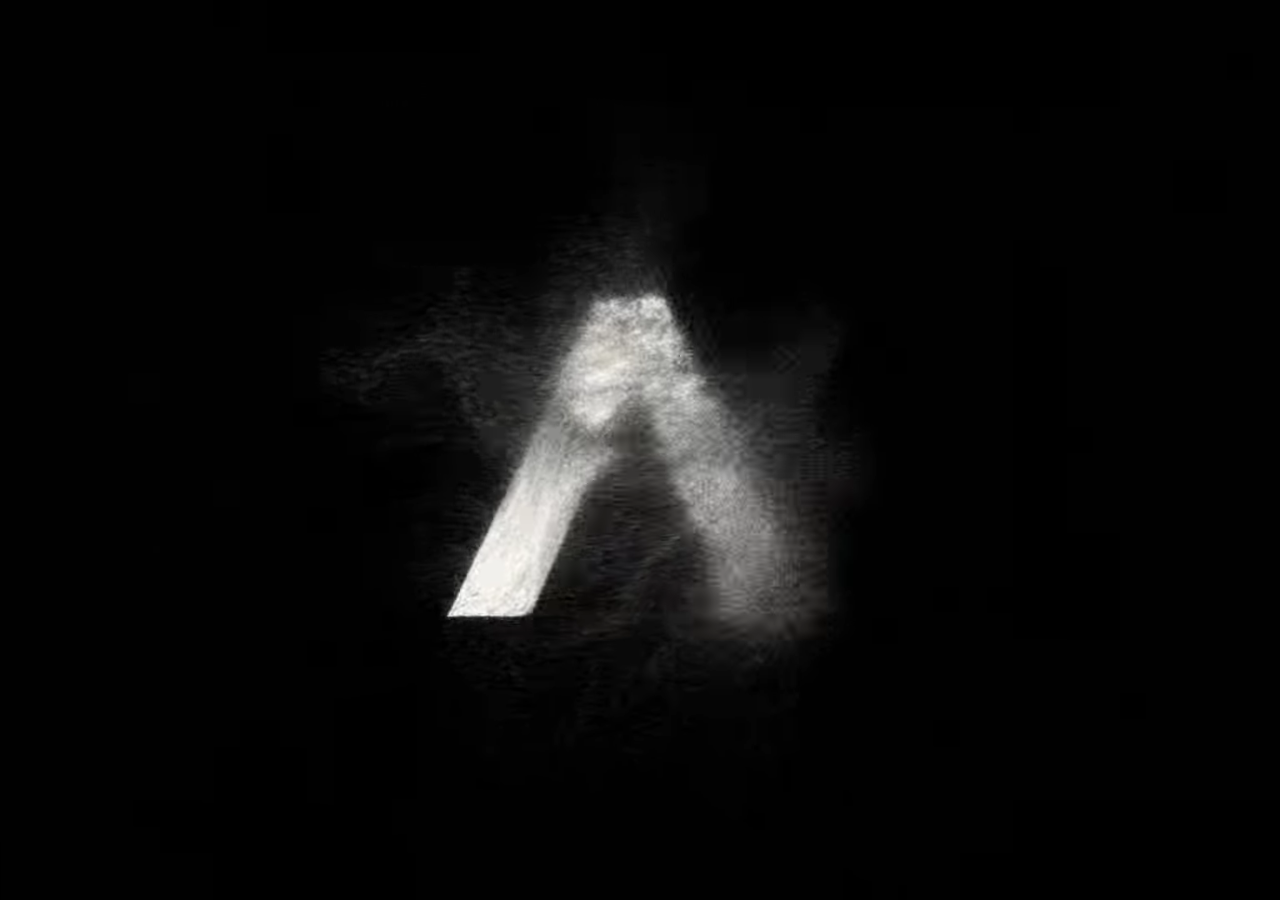
<file: index.html>
<!doctype html>
<html lang="it">
<head>
<meta charset="utf-8">
<meta name="viewport" content="width=device-width, initial-scale=1, viewport-fit=cover">
<title>Aporia</title>
<meta name="description" content="Aporia: animazione d'apertura, tutte le versioni, laboratorio dei colori e file da scaricare.">
<meta name="theme-color" content="#000000">
<link rel="preconnect" href="https://fonts.googleapis.com">
<link rel="preconnect" href="https://fonts.gstatic.com" crossorigin>
<link rel="stylesheet" href="https://fonts.googleapis.com/css2?family=Italiana&family=IBM+Plex+Mono:wght@400;500&display=swap">
<link rel="preload" as="video" href="assets/intro-portrait.mp4" media="(orientation: portrait)">
<link rel="icon" href="data:image/svg+xml,%3Csvg xmlns=%22http://www.w3.org/2000/svg%22 viewBox=%220 0 32 32%22%3E%3Crect width=%2232%22 height=%2232%22 rx=%226%22 fill=%22%23000%22/%3E%3Cpath d=%22M7 25 14 7h4l7 18h-4.5L16 13l-4.5 12z%22 fill=%22%23ece8e1%22/%3E%3C/svg%3E">
<link rel="stylesheet" href="assets/sito.css">
<style>
  /* un solo mondo visivo, scuro per scelta: fondo e colori sempre espliciti */
  :root { color-scheme: dark; --night: #000; --paper: #ece8e1; --dim: #8e8a84; }
  html, body { height: 100%; }
  body { margin: 0; background: var(--night); color: var(--paper); overflow: hidden; }

  #home { position: fixed; inset: 0; display: grid; place-items: center; background: var(--night); padding-inline: 16px; }
  #home h1 {
    margin: 0; font-family: "Italiana", "Didot", "Bodoni 72", "Bodoni MT", "Times New Roman", serif;
    font-weight: 400; font-size: clamp(56px, 13vw, 200px); line-height: 1;
    letter-spacing: 0.16em; margin-right: -0.16em;
    color: var(--paper); cursor: default; user-select: none; -webkit-user-select: none;
    opacity: 0; transition: opacity .9s ease, letter-spacing 1.1s cubic-bezier(.2,.7,.2,1), margin 1.1s cubic-bezier(.2,.7,.2,1);
  }
  body.home #home h1 { opacity: 1; }
  body:not(.home) #home h1 { letter-spacing: 0.42em; margin-right: -0.42em; }

  /* le altre pagine: in basso, discrete, compaiono con la home */
  #links {
    position: fixed; left: 0; right: 0; bottom: 0; z-index: 3; justify-content: center;
    padding: 0 16px calc(18px + env(safe-area-inset-bottom, 0px));
    opacity: 0; transform: translateY(6px); transition: opacity .8s ease .5s, transform .8s ease .5s; pointer-events: none;
  }
  body.home #links { opacity: 1; transform: none; pointer-events: auto; }
  #links a { padding: 10px 2px; }

  #intro { position: fixed; inset: 0; z-index: 2; background: var(--night); transition: opacity .6s ease; }
  /* il video riempie sempre tutto lo schermo (niente bande nere) */
  #intro video { width: 100%; height: 100%; object-fit: cover; display: block; background: var(--night); }
  body.home #intro { opacity: 0; pointer-events: none; }
</style>
</head>
<body>
<main id="home" aria-live="polite"><h1 id="homeTitle">Aporia</h1></main>

<nav class="sitenav" id="links" aria-label="Pagine">
  <a href="versioni.html">Versioni</a>
  <a href="laboratorio.html">Laboratorio</a>
  <a href="download.html">Download</a>
</nav>

<div id="intro" role="img" aria-label="Aporia">
  <video id="film" muted playsinline preload="auto" disablepictureinpicture aria-hidden="true"></video>
</div>

<script>
(() => {
  'use strict';
  const film = document.getElementById('film'), body = document.body;
  const reduce = window.matchMedia && matchMedia('(prefers-reduced-motion: reduce)').matches;
  const ext = film.canPlayType('video/mp4; codecs="avc1.640028"') ? 'mp4' : 'webm';   // H.264 o WebM VP9
  let done = false, watchdog = 0;

  function toHome() {
    if (done) return; done = true;
    clearTimeout(watchdog);
    body.classList.add('home');
    setTimeout(() => { try { film.pause(); } catch (e) {} }, 700);
  }
  function play() {
    done = false; body.classList.remove('home');
    const o = window.innerHeight >= window.innerWidth ? 'portrait' : 'landscape';
    film.src = `assets/intro-${o}.${ext}`; film.currentTime = 0;
    clearTimeout(watchdog);
    watchdog = setTimeout(toHome, 4000);            // se il video non parte si va comunque alla home
    film.addEventListener('playing', () => { clearTimeout(watchdog); watchdog = setTimeout(toHome, 8000); }, { once: true });
    const p = film.play(); if (p && p.catch) p.catch(toHome);
  }
  // la home compare mentre l'ultima polvere si sta ancora disperdendo
  film.addEventListener('timeupdate', () => { if (film.duration && film.currentTime > film.duration - 0.55) toHome(); });
  film.addEventListener('ended', toHome);
  film.addEventListener('error', toHome);

  // tocco o tasto durante il video: si salta alla home; doppio click su "Aporia": si rivede
  document.getElementById('intro').addEventListener('pointerdown', toHome);
  addEventListener('keydown', e => { if (!done && !e.metaKey && !e.ctrlKey) toHome(); });
  document.getElementById('homeTitle').addEventListener('dblclick', play);

  // tornando dalle altre pagine (link "Aporia" in alto) si va direttamente alla home
  if (reduce || location.hash === '#home') { body.classList.add('home'); done = true; }
  else play();
})();
</script>
</body>
</html>
</file>
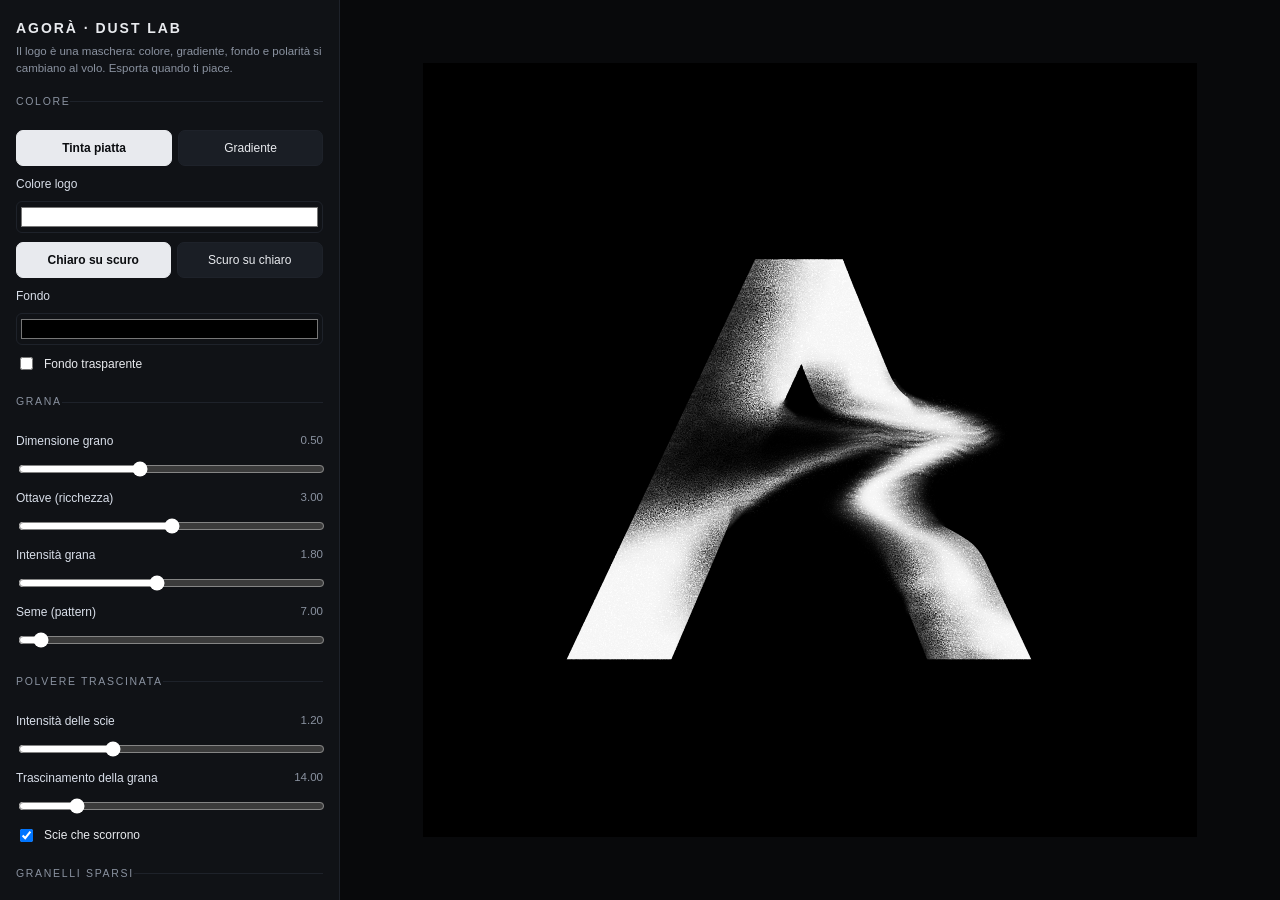
<file: agora-dust-lab.html>
<!doctype html>
<html lang="it">
<head>
<meta charset="utf-8"><meta name="viewport" content="width=device-width, initial-scale=1">
<title>Agorà · Dust Lab</title>
<style>
  :root { --bg:#08090b; --panel:#101216; --line:#1e222a; --txt:#e8eaee; --dim:#8a92a0; --acc:#d8dee9; }
  * { box-sizing:border-box; }
  html,body { margin:0; height:100%; background:var(--bg); color:var(--txt);
    font:13px/1.5 ui-sans-serif,-apple-system,"Segoe UI",Roboto,Helvetica,Arial,sans-serif; }
  .wrap { display:grid; grid-template-columns: 340px 1fr; height:100%; }
  @media (max-width: 900px){ .wrap{ grid-template-columns:1fr; grid-template-rows:auto 1fr; } }
  aside { background:var(--panel); border-right:1px solid var(--line); overflow-y:auto; padding:18px 16px 44px; }
  h1 { font-size:14px; letter-spacing:.14em; text-transform:uppercase; margin:0 0 4px; font-weight:600; }
  .sub { color:var(--dim); font-size:11.5px; margin:0 0 16px; }
  fieldset { border:0; border-top:1px solid var(--line); margin:0 0 14px; padding:13px 0 0; }
  legend { font-size:10.5px; letter-spacing:.16em; text-transform:uppercase; color:var(--dim); padding:0; }
  .row { display:grid; grid-template-columns: 1fr 56px; gap:8px; align-items:center; margin:9px 0; }
  .row label { font-size:12px; color:var(--acc); }
  .row output { font-variant-numeric:tabular-nums; font-size:11.5px; color:var(--dim); text-align:right; }
  input[type=range] { grid-column:1 / -1; width:100%; accent-color:#fff; height:18px; }
  .chk { display:flex; align-items:center; gap:8px; margin:7px 0; font-size:12px; }
  .swatches { display:grid; grid-template-columns:repeat(3,1fr); gap:8px; margin:8px 0; }
  .swatches input[type=color]{ width:100%; height:32px; background:none; border:1px solid var(--line); border-radius:6px; padding:2px; }
  .seg { display:flex; gap:6px; margin:8px 0 4px; flex-wrap:wrap; }
  .seg button { flex:1 1 auto; }
  button { background:#1a1e25; color:var(--txt); border:1px solid var(--line); border-radius:7px;
    padding:8px 11px; font:inherit; font-size:12px; cursor:pointer; }
  button:hover { background:#222833; } button.on { background:#e8eaee; color:#0b0d10; border-color:#e8eaee; font-weight:600; }
  button.primary { background:#e8eaee; color:#0b0d10; border-color:#e8eaee; font-weight:600; }
  .btns { display:flex; gap:8px; flex-wrap:wrap; margin-top:12px; }
  main { display:grid; place-items:center; padding:24px; overflow:auto; }
  .stage { width:min(86vh,100%); aspect-ratio:1; }
  .stage svg { display:block; width:100%; height:100%; }
  .hint { color:var(--dim); font-size:11px; margin-top:8px; }
  #stage.checker { background:repeating-conic-gradient(#3a3d44 0% 25%, #2b2e34 0% 50%) 50% / 28px 28px; }
</style>
</head>
<body>
<div class="wrap">
  <aside>
    <h1>Agorà · Dust Lab</h1>
    <p class="sub">Il logo è una maschera: colore, gradiente, fondo e polarità si cambiano al volo. Esporta quando ti piace.</p>

    <fieldset><legend>Colore</legend>
      <div class="seg">
        <button id="p_solid" class="on">Tinta piatta</button>
        <button id="p_grad">Gradiente</button>
      </div>
      <div class="row" style="grid-template-columns:1fr" id="solidRow"><label for="inkc">Colore logo</label>
        <input type="color" id="inkc" value="#ffffff" style="width:100%;height:32px;border:1px solid var(--line);border-radius:6px;background:none"></div>
      <div id="gradRow" hidden>
        <div class="swatches">
          <input type="color" id="c1" value="#ff8a3d"><input type="color" id="c2" value="#ff2e63"><input type="color" id="c3" value="#4d5bff">
        </div>
        <div class="row"><label for="gang">Angolo gradiente</label><output id="gang_v"></output>
          <input type="range" id="gang" min="0" max="360" step="1"></div>
      </div>
      <div class="seg">
        <button id="m_light" class="on">Chiaro su scuro</button>
        <button id="m_dark">Scuro su chiaro</button>
      </div>
      <div class="row" style="grid-template-columns:1fr"><label for="bgc">Fondo</label>
        <input type="color" id="bgc" value="#000000" style="width:100%;height:32px;border:1px solid var(--line);border-radius:6px;background:none"></div>
      <div class="chk"><input type="checkbox" id="bgnone"><label for="bgnone">Fondo trasparente</label></div>
    </fieldset>

    <fieldset><legend>Grana</legend>
      <div class="row"><label for="gf">Dimensione grano</label><output id="gf_v"></output>
        <input type="range" id="gf" min="0.05" max="1.2" step="0.005"></div>
      <div class="row"><label for="go">Ottave (ricchezza)</label><output id="go_v"></output>
        <input type="range" id="go" min="1" max="5" step="1"></div>
      <div class="row"><label for="gs">Intensità grana</label><output id="gs_v"></output>
        <input type="range" id="gs" min="0" max="4" step="0.01"></div>
      <div class="row"><label for="gsd">Seme (pattern)</label><output id="gsd_v"></output>
        <input type="range" id="gsd" min="1" max="120" step="1"></div>
    </fieldset>

    <fieldset><legend>Polvere trascinata</legend>
      <div class="row"><label for="tk">Intensità delle scie</label><output id="tk_v"></output>
        <input type="range" id="tk" min="0" max="4" step="0.01"></div>
      <div class="row"><label for="sw">Trascinamento della grana</label><output id="sw_v"></output>
        <input type="range" id="sw" min="0" max="80" step="0.5"></div>
      <div class="chk"><input type="checkbox" id="a_stream" checked><label for="a_stream">Scie che scorrono</label></div>
    </fieldset>

    <fieldset><legend>Granelli sparsi</legend>
      <div class="row"><label for="sf">Dimensione granello</label><output id="sf_v"></output>
        <input type="range" id="sf" min="0.1" max="1.5" step="0.01"></div>
      <div class="row"><label for="ss">Densità</label><output id="ss_v"></output>
        <input type="range" id="ss" min="0" max="10" step="0.05"></div>
      <div class="row"><label for="st">Soglia</label><output id="st_v"></output>
        <input type="range" id="st" min="0.3" max="0.95" step="0.005"></div>
      <div class="row"><label for="hl">Dispersione fuori dalla luce</label><output id="hl_v"></output>
        <input type="range" id="hl" min="0" max="30" step="0.1"></div>
    </fieldset>

    <fieldset><legend>Movimento / turbolenza</legend>
      <div class="row"><label for="dsc">Deformazione</label><output id="dsc_v"></output>
        <input type="range" id="dsc" min="0" max="40" step="0.2"></div>
      <div class="row"><label for="ff">Scala del flusso</label><output id="ff_v"></output>
        <input type="range" id="ff" min="0.001" max="0.05" step="0.0005"></div>
      <div class="row"><label for="ox">Scorrimento X</label><output id="ox_v"></output>
        <input type="range" id="ox" min="-120" max="120" step="1"></div>
      <div class="row"><label for="oy">Scorrimento Y</label><output id="oy_v"></output>
        <input type="range" id="oy" min="-120" max="120" step="1"></div>
      <div class="chk"><input type="checkbox" id="a_boil" checked><label for="a_boil">Grana viva (boil)</label></div>
      <div class="chk"><input type="checkbox" id="a_drift" checked><label for="a_drift">Deriva lenta</label></div>
      <div class="chk"><input type="checkbox" id="a_swirl" checked><label for="a_swirl">Turbolenza animata</label></div>
      <div class="row"><label for="spd">Velocità animazioni</label><output id="spd_v"></output>
        <input type="range" id="spd" min="0.15" max="4" step="0.05"></div>
    </fieldset>

    <fieldset><legend>Luce</legend>
      <div class="row"><label for="amt">Quantità di polvere</label><output id="amt_v"></output>
        <input type="range" id="amt" min="0" max="1" step="0.01"></div>
      <div class="row"><label for="glo">Alone sui bordi</label><output id="glo_v"></output>
        <input type="range" id="glo" min="0" max="2" step="0.01"></div>
      <div class="row"><label for="gb">Diffusione alone</label><output id="gb_v"></output>
        <input type="range" id="gb" min="0" max="20" step="0.1"></div>
      <div class="row"><label for="sof">Morbidezza superficie</label><output id="sof_v"></output>
        <input type="range" id="sof" min="0" max="12" step="0.1"></div>
      <div class="row"><label for="ton">Contrasto tonale</label><output id="ton_v"></output>
        <input type="range" id="ton" min="0.3" max="2.5" step="0.01"></div>
      <div class="row"><label for="lev">Esposizione</label><output id="lev_v"></output>
        <input type="range" id="lev" min="-0.4" max="0.4" step="0.005"></div>
    </fieldset>

    <div class="btns">
      <button class="primary" id="export">Esporta SVG</button>
      <button id="png">Esporta PNG 2048</button>
      <button id="reset">Ripristina</button>
    </div>
    <p class="hint">L'SVG esportato contiene esattamente ciò che vedi (colori, gradiente, animazioni).</p>
  </aside>
  <main><div class="stage" id="stage">
<svg xmlns="http://www.w3.org/2000/svg" xmlns:xlink="http://www.w3.org/1999/xlink"
     viewBox="0 0 1254 1254" width="100%" height="100%" preserveAspectRatio="xMidYMid meet" id="agoraDustLogo"
     role="img" aria-labelledby="agoraTitle agoraDesc">
  <title id="agoraTitle">Agorà — logo dust</title>
  <desc id="agoraDesc">Logo Agorà con polvere procedurale. Il disegno è una maschera:
  --ink colore o gradiente, --bg fondo (trasparente di default), --mask polarità.</desc>
  <style>
    #agoraDustLogo {
      --ink: #ffffff; --bg: transparent; --mask: url(#agoraMaskLight);
      --glow: 1; --dust: 1;
      --c1: #ff8a3d; --c2: #ff2e63; --c3: #4d5bff;
    }
    #agoraBg   { fill: var(--bg); }
    #agoraInk  { fill: var(--ink); mask: var(--mask); }
    #agoraGlowLayer { opacity: var(--glow); }
    #agoraDustyLight, #agoraDustyDark { opacity: var(--dust); }
    #agoraLight, #agoraLightDark, #agoraDragMap, #agoraEdgeLetter { mix-blend-mode: screen; }
    @media (prefers-reduced-motion: reduce) {
      #agoraBoil, #agoraDriftX, #agoraDriftY, #agoraStream, #agoraSwirl, #agoraFlow { display: none; }
    }
  </style>
  <defs>
    <linearGradient id="agoraGradient" x1="0" y1="1" x2="1" y2="0">
      <stop offset="0" stop-color="var(--c1)"/><stop offset="0.5" stop-color="var(--c2)"/><stop offset="1" stop-color="var(--c3)"/>
    </linearGradient>

    <filter id="agoraSoften" x="-15%" y="-15%" width="130%" height="130%" color-interpolation-filters="sRGB">
      <feGaussianBlur stdDeviation="4.0"/>
    </filter>
    <filter id="agoraBloom" x="-25%" y="-25%" width="150%" height="150%" color-interpolation-filters="sRGB">
      <feGaussianBlur stdDeviation="2.0"/>
    </filter>
    <!-- superficie pulita (--dust: 0): legge solo il canale della luce -->
    <filter id="agoraPlain" x="-20%" y="-20%" width="140%" height="140%" color-interpolation-filters="sRGB">
      <feColorMatrix type="matrix" values="1 0 0 0 0  1 0 0 0 0  1 0 0 0 0  0 0 0 1 0"/>
    </filter>
    <!-- inversione per la polarità scuro-su-chiaro (stessa polvere, stesse animazioni) -->
    <filter id="agoraInvert" x="-20%" y="-20%" width="140%" height="140%" color-interpolation-filters="sRGB">
      <feFlood flood-color="#000" result="black"/>
      <feComposite in="SourceGraphic" in2="black" operator="over" result="o"/>
      <feColorMatrix in="o" type="matrix" values="-1 0 0 0 1  -1 0 0 0 1  -1 0 0 0 1  0 0 0 0 1"/>
    </filter>
    <linearGradient id="agoraDragFade" gradientUnits="userSpaceOnUse" x1="0" y1="640" x2="0" y2="780">
      <stop offset="0" stop-color="#00ff00"/><stop offset="1" stop-color="#000000"/>
    </linearGradient>
    <filter id="agoraEdge" x="-10%" y="-10%" width="120%" height="120%" color-interpolation-filters="sRGB">
      <feColorMatrix in="SourceGraphic" type="matrix" values="1 0 0 0 0  1 0 0 0 0  1 0 0 0 0  0 0 0 0 1" result="shp"/>
      <feColorMatrix in="SourceGraphic" type="matrix" values="0 1 0 0 0  0 1 0 0 0  0 1 0 0 0  0 0 0 0 1" result="soft0"/>
      <feGaussianBlur in="soft0" stdDeviation="7.0" result="soft"/>
      <feGaussianBlur in="shp" stdDeviation="0.6" result="b1"/>
      <feGaussianBlur in="shp" stdDeviation="3.5" result="b2"/>
      <feGaussianBlur in="shp" stdDeviation="9.0" result="b3"/>
      <feFlood flood-color="#fff" result="b4"/>
      <feComponentTransfer in="soft" result="w1"><feFuncR type="table" tableValues="1 1 0 0 0"/><feFuncG type="table" tableValues="1 1 0 0 0"/><feFuncB type="table" tableValues="1 1 0 0 0"/></feComponentTransfer>
      <feComponentTransfer in="soft" result="w2"><feFuncR type="table" tableValues="0 0 1 0 0"/><feFuncG type="table" tableValues="0 0 1 0 0"/><feFuncB type="table" tableValues="0 0 1 0 0"/></feComponentTransfer>
      <feComponentTransfer in="soft" result="w3"><feFuncR type="table" tableValues="0 0 0 1 0"/><feFuncG type="table" tableValues="0 0 0 1 0"/><feFuncB type="table" tableValues="0 0 0 1 0"/></feComponentTransfer>
      <feComponentTransfer in="soft" result="w4"><feFuncR type="table" tableValues="0 0 0 0 1"/><feFuncG type="table" tableValues="0 0 0 0 1"/><feFuncB type="table" tableValues="0 0 0 0 1"/></feComponentTransfer>
      <feComposite in="b1" in2="w1" operator="arithmetic" k1="1" result="p1"/>
      <feComposite in="b2" in2="w2" operator="arithmetic" k1="1" result="p2"/>
      <feComposite in="b3" in2="w3" operator="arithmetic" k1="1" result="p3"/>
      <feComposite in="b4" in2="w4" operator="arithmetic" k1="1" result="p4"/>
      <feComposite in="p1" in2="p2" operator="arithmetic" k2="1" k3="1" result="q1"/>
      <feComposite in="p3" in2="p4" operator="arithmetic" k2="1" k3="1" result="q2"/>
      <feComposite in="q1" in2="q2" operator="arithmetic" k2="1" k3="1"/>
    </filter>
    <filter id="agoraEdgeShape" x="-10%" y="-10%" width="120%" height="120%" color-interpolation-filters="sRGB">
      <feColorMatrix in="SourceGraphic" type="matrix" values="1 0 0 0 0  1 0 0 0 0  1 0 0 0 0  0 0 0 0 1" result="shp"/>
      <feColorMatrix in="SourceGraphic" type="matrix" values="0 1 0 0 0  0 1 0 0 0  0 1 0 0 0  0 0 0 0 1" result="soft0"/>
      <feGaussianBlur in="soft0" stdDeviation="7.0" result="soft"/>
      <feGaussianBlur in="shp" stdDeviation="0.6" result="b1"/>
      <feGaussianBlur in="shp" stdDeviation="3.5" result="b2"/>
      <feGaussianBlur in="shp" stdDeviation="9.0" result="b3"/>
      <feGaussianBlur in="shp" stdDeviation="14.0" result="b4"/>
      <feComponentTransfer in="soft" result="w1"><feFuncR type="table" tableValues="1 1 0 0 0"/><feFuncG type="table" tableValues="1 1 0 0 0"/><feFuncB type="table" tableValues="1 1 0 0 0"/></feComponentTransfer>
      <feComponentTransfer in="soft" result="w2"><feFuncR type="table" tableValues="0 0 1 0 0"/><feFuncG type="table" tableValues="0 0 1 0 0"/><feFuncB type="table" tableValues="0 0 1 0 0"/></feComponentTransfer>
      <feComponentTransfer in="soft" result="w3"><feFuncR type="table" tableValues="0 0 0 1 0"/><feFuncG type="table" tableValues="0 0 0 1 0"/><feFuncB type="table" tableValues="0 0 0 1 0"/></feComponentTransfer>
      <feComponentTransfer in="soft" result="w4"><feFuncR type="table" tableValues="0 0 0 0 1"/><feFuncG type="table" tableValues="0 0 0 0 1"/><feFuncB type="table" tableValues="0 0 0 0 1"/></feComponentTransfer>
      <feComposite in="b1" in2="w1" operator="arithmetic" k1="1" result="p1"/>
      <feComposite in="b2" in2="w2" operator="arithmetic" k1="1" result="p2"/>
      <feComposite in="b3" in2="w3" operator="arithmetic" k1="1" result="p3"/>
      <feComposite in="b4" in2="w4" operator="arithmetic" k1="1" result="p4"/>
      <feComposite in="p1" in2="p2" operator="arithmetic" k2="1" k3="1" result="q1"/>
      <feComposite in="p3" in2="p4" operator="arithmetic" k2="1" k3="1" result="q2"/>
      <feComposite in="q1" in2="q2" operator="arithmetic" k2="1" k3="1"/>
    </filter>
    <!-- sagoma (rosso) e morbidezza del bordo (verde): netta su lati, cima e base,
         sempre più sfumata verso fiume e bandiera, senza salti -->
    <g id="agoraEdgeSource">
      <rect x="-40" y="-40" width="1334" height="1334" fill="#000"/>
      <g id="agoraEdgeSoftness">
        <path fill="#001000" d="M819.5 1128.5C805 1129.5 794.3 1129.5 782.5 1129.1C770.7 1128.7 757 1127.2 748.5 1126C740 1124.7 738.9 1124.4 731.5 1121.7C724.1 1118.9 708.8 1112 704.3 1109.5C699.8 1107 702.8 1107.8 704.5 1106.5C706.2 1105.2 712.7 1102.8 714.5 1101.5C716.2 1100.2 719.3 1104.7 714.9 1098.5C710.4 1092.3 696.5 1078.4 687.8 1064.5C679.1 1050.6 670.1 1027.4 662.5 1015.2C654.9 1003.1 648 999.2 642.1 991.5C636.3 983.8 631.3 973.9 627.5 969.1C623.7 964.3 621.8 962.9 619.5 962.8C617.2 962.7 621.2 952.4 613.5 968.6C605.8 984.7 582.6 1041.1 573.3 1059.5C563.9 1077.9 563.8 1072.6 557.5 1079.1C551.2 1085.6 549.1 1091.7 535.3 1098.5C521.4 1105.3 488.5 1115.8 474.5 1120.2C460.5 1124.7 462.2 1124.1 451.5 1125.2C440.8 1126.4 422.2 1127 410.5 1126.9C398.8 1126.7 388.7 1125.5 381.3 1124.5C374 1123.5 370.2 1122.5 366.5 1121C362.8 1119.5 361.1 1117.9 359.2 1115.5C357.2 1113.1 358 1124.5 354.7 1106.5C351.5 1088.5 341.9 1024.7 339.8 1007.5C337.8 990.3 338.4 1005 342.5 1003.5C346.6 1002 360 1000 364.5 998.7C369 997.3 369.2 1001.9 369.4 995.5C369.7 989.1 367.7 970 366 960.5C364.4 951 365.5 943.5 359.5 938.4C353.5 933.2 334.9 933.6 329.9 929.5C324.9 925.4 328.2 921 329.3 913.5C330.3 906 332.1 894.8 336 884.5C340 874.2 346.6 861.8 353 851.5C359.4 841.2 365.3 833.1 374.5 822.8C383.7 812.5 402.1 796.7 408 789.5C413.9 782.3 410 786.3 409.8 779.5C409.6 772.7 407.3 757.3 407 748.5C406.6 739.7 406.8 734.2 407.6 726.5C408.4 718.8 410 710.2 411.8 702.5C413.7 694.8 414.8 689.8 418.7 680.5C422.6 671.2 426.5 661.2 435 646.5C443.4 631.8 460.9 610.2 469.5 592.2C478.1 574.2 482.4 550.9 486.8 538.5C491.2 526.1 492.4 524.2 495.9 517.5C499.5 510.8 503.3 504.5 507.9 498.5C512.5 492.5 517.1 486.9 523.5 481.2C529.9 475.6 538.7 469 546.5 464.8C554.3 460.6 556 459 570.5 456.1C585 453.3 617.8 448.8 633.5 447.7C649.2 446.7 654.5 448.3 664.5 449.8C674.5 451.4 687.5 455.1 693.5 457C699.5 458.9 697.6 458 700.5 461.3C703.4 464.5 705.9 467.7 710.8 476.5C715.6 485.3 725.5 506.5 729.5 513.9C733.5 521.2 733 519.4 734.5 520.8C736 522.2 730.7 526.8 738.5 522.1C746.3 517.4 775 502.9 781.1 492.5C787.1 482.1 775.4 466.5 774.7 459.5C773.9 452.5 764.9 459 776.5 450.2C788.1 441.4 825.2 416.7 844.5 406.7C863.8 396.7 877.5 390.4 892.5 390C907.5 389.5 915.2 396.2 934.5 404C953.8 411.8 992 428.3 1008.5 437C1025 445.8 1026.3 449.3 1033.5 456.4C1040.7 463.5 1047.2 472 1051.9 479.5C1056.6 487 1059.4 493.2 1061.9 501.5C1064.4 509.8 1064.5 505.5 1067 529.5C1069.5 553.5 1075.4 618 1077.1 645.5C1078.8 673 1077.9 682.2 1076.9 694.5C1076 706.8 1072.7 714.3 1071.1 719.5C1069.6 724.7 1068.9 724.4 1067.5 725.9C1066.1 727.4 1074.3 727.5 1062.5 728.6C1050.7 729.6 1012.7 730.9 996.5 732.2C980.3 733.5 973.8 734.6 965.1 736.5C956.3 738.4 951.1 740 944.2 743.5C937.2 747 933.6 758.5 923.5 757.5C913.4 756.5 891.3 741 883.6 737.5C875.9 734 879 736.1 877.5 736.3C876 736.4 879.3 730.5 874.5 738.5C869.7 746.5 849.2 772.8 848.6 784.5C848 796.2 865.9 802.2 870.7 808.5C875.4 814.8 876.2 815.5 877.1 822.5C878.1 829.5 875.4 833.3 876.2 850.5C876.9 867.7 881.5 912 881.5 925.5C881.6 939 881.4 929.2 876.5 931.2C871.6 933.2 856.4 933.5 851.9 937.5C847.4 941.5 849.2 945.8 849.4 955.5C849.7 965.2 852 988.2 853.5 995.5C855 1002.8 854.6 997.8 858.5 999.3C862.4 1000.8 873.3 1003 876.9 1004.5C880.6 1006 879.6 991.7 880.5 1008.5C881.3 1025.3 883.2 1086.8 882.2 1105.5C881.2 1124.2 876.5 1117.5 874.4 1120.5C872.3 1123.5 878.9 1122.2 869.7 1123.5C860.6 1124.8 834 1127.6 819.5 1128.5ZM622.6 536.5C627.6 536.2 627.9 534.8 633.1 531.5C638.2 528.2 650.1 520.9 653.5 516.4C656.9 512 654.8 510 653.5 504.8C652.2 499.6 648.7 490.9 645.5 485.4C642.3 479.8 638.8 475.4 634.5 471.6C630.2 467.9 625 464.5 619.5 462.9C614 461.3 606.5 461.2 601.5 462.1C596.5 462.9 593.3 464.9 589.5 467.7C585.7 470.5 581.8 474 578.5 478.8C575.2 483.7 571.8 490.3 569.5 496.8C567.2 503.2 559 511.4 564.6 517.5C570.3 523.6 593.7 530.3 603.3 533.5C613 536.7 617.6 536.8 622.6 536.5ZM490.6 842.5C493.3 839.8 497.5 835.7 501.5 827.1C505.5 818.5 512.1 798.8 514.5 791C516.9 783.3 517.7 783.4 516.1 780.5C514.6 777.6 509.4 775.5 505.1 773.5C500.9 771.5 494.2 770.7 490.5 768.4C486.8 766 487.2 762 482.9 759.5C478.5 757 468.7 753.2 464.5 753.3C460.3 753.4 462.2 753.5 457.5 760.4C452.8 767.2 440.4 787 436.1 794.5C431.8 802 432.5 802.2 431.7 805.5C430.8 808.8 430.2 812.1 431 814.5C431.8 816.9 432.7 817.8 436.5 819.7C440.3 821.6 449.5 823.5 453.5 825.8C457.5 828.1 455.2 830.8 460.5 833.6C465.8 836.5 480.5 841.7 485.5 843.1C490.5 844.6 487.9 845.2 490.6 842.5Z"/>
        <path fill="#002000" d="M797.5 1125.5C786.1 1125.8 772.2 1125.7 759.5 1122.9C746.8 1120 726.6 1111.9 721.6 1108.5C716.6 1105.1 728.1 1104 729.6 1102.5C731 1101 734.9 1105.5 730.1 1099.5C725.3 1093.5 711.5 1082 700.7 1066.5C690 1051 675.4 1021 665.5 1006.2C655.6 991.4 648 986.2 641.5 977.6C635 969.1 631 960.8 626.5 955.1C622 949.4 618.2 954.8 614.4 943.5C610.6 932.2 606.5 899.8 603.5 887.1C600.5 874.5 599 873.2 596.5 867.6C594 862 593 858.7 588.5 853.5C584 848.4 581.5 844.1 569.5 836.4C557.5 828.7 525.7 813.3 516.7 807.5C507.8 801.7 515 806.3 515.7 801.5C516.4 796.7 520.3 783.3 521.1 778.5C521.9 773.7 525 775.5 520.6 772.5C516.1 769.5 500 763.9 494.5 760.5C489 757 492 754.3 487.5 751.6C483 749 474.3 742 467.5 744.5C460.7 747 451.4 763.6 446.5 766.8C441.6 769.9 440.9 765.6 438.1 763.5C435.2 761.4 431.8 757.5 429.5 754.2C427.2 750.9 425.7 747.6 424.5 743.5C423.3 739.4 422.5 734.5 422.3 729.5C422.1 724.5 422.2 719.7 423.2 713.5C424.1 707.3 425.7 699.7 427.8 692.5C430 685.3 427.3 686.6 436.1 670.5C444.9 654.4 469.1 619.3 480.5 596C491.9 572.6 498.1 544.8 504.3 530.5C510.5 516.2 512.6 515.9 517.5 510.1C522.4 504.2 528.3 499 533.5 495.4C538.7 491.7 543.3 489.9 548.5 488.4C553.7 486.9 561.6 485.9 564.5 486.6C567.4 487.3 566.8 486.8 566 492.5C565.2 498.2 560.4 514.8 559.6 520.5C558.9 526.2 554.8 523.2 561.5 526.4C568.2 529.6 589.1 536.6 600 539.5C610.8 542.4 619.8 544.4 626.5 543.9C633.2 543.4 635 540.6 640.4 536.5C645.8 532.4 657.7 530 658.7 519.5C659.6 509 645.7 481.8 646.2 473.5C646.7 465.2 655.8 469.9 661.5 469.5C667.2 469 673.2 469.2 680.5 470.7C687.8 472.1 696.2 468.3 705.5 478.1C714.8 487.8 730.3 519.8 736.5 529.1C742.7 538.3 739.7 532.7 742.5 533.5C745.3 534.3 750 534.7 753.5 533.8C757 532.9 757.5 533 763.5 528.1C769.5 523.2 786 512.9 789.3 504.5C792.6 496.1 784 483.4 783.2 477.5C782.4 471.6 772.3 479.7 784.5 469.3C796.7 459 839.2 427.2 856.5 415.3C873.8 403.4 881.8 400.9 888.5 397.8C895.2 394.6 887.3 393.7 896.5 396.4C905.7 399.1 926.3 406.7 943.5 413.9C960.7 421.2 985.6 431.9 999.5 439.9C1013.4 447.8 1018.4 453.2 1026.6 461.5C1034.9 469.8 1043.4 481 1049 489.5C1054.5 498 1057.2 504.5 1059.9 512.5C1062.6 520.5 1062.7 515.8 1065.2 537.5C1067.7 559.2 1073.5 617.5 1075 642.5C1076.4 667.5 1075.3 676.3 1074.2 687.5C1073 698.7 1069.7 704.7 1068.1 709.5C1066.4 714.3 1065.7 714.8 1064.3 716.5C1062.8 718.2 1078.3 718.2 1059.5 719.7C1040.7 721.2 973.3 723.5 951.5 725.4C929.7 727.4 936 728.5 928.7 731.5C921.4 734.5 916.4 743.3 907.5 743.3C898.6 743.4 881.7 733.6 875.5 731.7C869.3 729.8 871.8 731.2 870.5 731.7C869.2 732.2 872.7 726.2 867.8 734.5C862.9 742.8 845.3 772.8 841.2 781.5C837.2 790.2 840.6 783 843.7 786.5C846.9 790 856.9 798.5 860.2 802.5C863.5 806.5 863.4 805.8 863.5 810.5C863.6 815.2 860.8 819.8 860.7 830.5C860.7 841.2 863.1 863.5 863.3 874.5C863.4 885.5 863.3 887.8 861.6 896.5C859.9 905.2 856.4 919.8 853 926.5C849.5 933.2 843.6 931 840.9 936.5C838.2 942 835.7 947.2 836.6 959.5C837.5 971.8 844.7 986.7 846.3 1010.5C848 1034.3 849.7 1084 846.6 1102.5C843.5 1121 835.8 1117.7 827.6 1121.5C819.4 1125.3 808.9 1125.3 797.5 1125.5ZM445.5 1119.5C430.4 1122.4 428.7 1118.7 423.6 1117.5C418.6 1116.3 417.5 1114.5 415.1 1112.5C412.7 1110.5 410.5 1108.5 409.5 1105.5C408.5 1102.5 413.6 1111 409.1 1094.5C404.7 1078 386.8 1023.2 382.6 1006.5C378.4 989.8 384.9 1001.8 384.2 994.5C383.6 987.2 381.3 972.3 378.6 962.5C375.9 952.7 371.3 941.8 367.9 935.5C364.4 929.2 359.8 930.2 358 924.5C356.1 918.8 355.9 908.7 356.6 901.5C357.4 894.3 359.4 887.5 362.5 881C365.6 874.6 370.7 867.3 375.5 862.7C380.3 858.2 385.8 855.1 391.5 853.8C397.2 852.5 402.5 853.4 409.5 855.1C416.5 856.8 428 861.1 433.5 864.1C439 867.1 438.8 870.8 442.5 873C446.2 875.1 434.7 867.8 455.5 877C476.3 886.2 545.3 917.1 567.5 928.1C589.7 939.1 582.8 937.1 588.5 942.9C594.2 948.6 600.4 955.5 601.9 962.5C603.4 969.5 601.8 972.4 597.5 984.7C593.2 997 581.3 1024.9 575.9 1036.5C570.5 1048.1 569.7 1048.2 565 1054.5C560.3 1060.8 553.6 1068.3 547.5 1074.4C541.4 1080.5 534 1086.9 528.5 1091.2C523 1095.5 528.3 1095.4 514.5 1100.1C500.7 1104.9 460.6 1116.6 445.5 1119.5Z"/>
        <path fill="#003000" d="M782.5 1120.5C778.1 1120.5 769.2 1120.5 761.2 1118.5C753.2 1116.5 738.2 1111.2 734.5 1108.5C730.8 1105.8 738.4 1104 739 1102.5C739.7 1101 743.8 1105.8 738.3 1099.5C732.9 1093.2 717.2 1079.7 706.5 1064.7C695.8 1049.7 684.8 1025 674 1009.5C663.2 994 650.9 983.2 641.7 971.5C632.6 959.8 625.1 956 618.9 939.5C612.7 923 608.2 887.1 604.5 872.5C600.8 857.9 599.5 858 596.5 852.1C593.5 846.1 591.2 841.8 586.5 836.7C581.8 831.5 579.1 828.3 568.5 821.4C557.9 814.5 530.7 800.6 522.8 795.5C515 790.4 521.3 795 521.4 790.5C521.6 786 527.7 774.4 523.5 768.6C519.3 762.8 502.2 759.3 496.5 755.6C490.8 752 494 749.4 489.5 746.7C485 744 475.7 738.2 469.5 739.4C463.3 740.6 456.5 752 452.5 754C448.5 755.9 448 753.1 445.5 751.2C443 749.3 439.6 745.6 437.5 742.5C435.4 739.4 433.7 738.7 432.8 732.5C431.9 726.3 430.2 716.2 432 705.5C433.9 694.8 435 686.3 443.9 668.5C452.9 650.7 475 620.2 485.8 598.5C496.6 576.8 503.2 551.3 508.8 538.5C514.4 525.7 515.7 526.6 519.5 522C523.3 517.4 527.5 513.7 531.5 510.9C535.5 508.2 539.3 506.6 543.5 505.4C547.7 504.2 554 503.5 556.5 504C559 504.5 558.6 504.7 558.6 508.5C558.6 512.3 556.4 522.7 556.5 526.5C556.7 530.3 553.6 528.6 559.5 531.1C565.4 533.6 580.4 538.7 592.1 541.5C603.8 544.3 621.3 547.9 629.5 548C637.7 548 636.3 545.8 641.5 541.7C646.7 537.7 658.3 532.9 660.6 523.5C662.9 514.1 654.2 492.5 655.5 485.5C656.8 478.4 663.7 481.9 668.5 481.2C673.3 480.5 678.5 480.6 684.5 481.4C690.5 482.2 700.2 484.6 704.5 486C708.8 487.4 704.5 481.2 710.5 489.6C716.5 498 732.6 527.3 740.5 536.3C748.4 545.3 753.6 542.2 758.1 543.5C762.6 544.8 764.8 545 767.5 544.3C770.2 543.5 769.8 544.7 774.5 539.2C779.2 533.7 793.2 519.7 795.5 511.1C797.8 502.5 789.5 492.7 788.5 487.5C787.5 482.3 776.8 491.3 789.5 479.8C802.2 468.3 847.7 431.6 864.7 418.5C881.7 405.4 885.7 404.2 891.5 401.1C897.3 398 887.3 395.9 899.5 400C911.7 404.1 948.3 418.9 964.5 425.9C980.7 433 986.5 435.7 996.5 442.3C1006.5 448.9 1016.1 456.6 1024.7 465.5C1033.4 474.4 1042.5 486.7 1048.2 495.5C1053.9 504.3 1056.2 510 1059 518.5C1061.8 527 1062.4 526 1064.9 546.5C1067.4 567 1072.5 618.7 1073.8 641.5C1075.1 664.3 1073.9 672.8 1072.6 683.5C1071.3 694.2 1067.7 700.7 1066 705.5C1064.2 710.3 1063.4 710.9 1061.9 712.5C1060.5 714.1 1077 714.1 1057.5 715.2C1038 716.4 967.7 717.8 944.9 719.5C922 721.2 928.2 722.3 920.5 725.2C912.8 728 906.8 736 898.5 736.6C890.2 737.1 876.2 729.5 870.5 728.6C864.8 727.8 870 723 864.5 731.5C858.9 740 838.7 767.5 837.1 779.5C835.5 791.5 852.2 796 854.7 803.5C857.2 811 852.3 813 852.2 824.5C852.2 836 855 860.5 854.3 872.5C853.6 884.5 851.2 889.3 847.9 896.5C844.6 903.7 837.4 912.9 834.5 915.5C831.6 918.2 832.8 915.8 830.5 912.3C828.2 908.8 823 898.2 820.5 894.5C818 890.9 819 890.3 815.5 890.6C812 890.8 803.3 893.4 799.5 895.9C795.7 898.3 795.7 903.1 792.5 905.4C789.3 907.7 783.1 908.4 780.5 909.8C777.9 911.1 776.1 909.5 776.6 913.5C777.1 917.5 781 928 783.5 933.5C786 939.1 789.2 943.9 791.5 947C793.8 950.2 794.2 952.3 797.5 952.5C800.8 952.7 808 951.2 811.5 948.3C815 945.4 815.5 937.4 818.5 935.1C821.5 932.8 827.6 933.4 829.6 934.5C831.6 935.6 831.3 937.7 830.6 941.5C829.8 945.3 825.1 952.8 825.1 957.5C825.1 962.2 828.8 963.3 830.6 969.5C832.5 975.7 835.4 989.7 836.1 994.5C836.7 999.3 835.6 997.2 834.5 998.1C833.4 999 833 1000.3 829.5 999.8C826 999.2 816.5 995.6 813.5 995.1C810.5 994.5 812.2 978.9 811.7 996.5C811.2 1014.1 811 1082.5 810.3 1100.5C809.6 1118.5 810.6 1102.7 807.7 1104.5C804.9 1106.3 796.5 1109.2 793.2 1111.5C789.8 1113.8 789.6 1117 787.8 1118.5C786 1120 786.9 1120.5 782.5 1120.5ZM499.5 1099.5C494.1 1099.9 488.8 1117.1 477 1098.5C465.2 1079.9 440.3 1005.2 428.5 987.9C416.7 970.5 411.6 993.9 406.5 994.5C401.4 995.1 400.5 995.7 398 991.5C395.4 987.3 392.3 975.2 391.2 969.5C390.1 963.8 392.9 961 391.5 957.4C390.1 953.7 385.5 952.1 382.5 947.4C379.5 942.8 374 935.4 373.7 929.5C373.4 923.6 377.4 917.3 380.5 911.7C383.6 906.1 389.8 898.5 392.5 895.8C395.2 893.1 392.7 894.2 396.5 895.4C400.3 896.5 411 899.9 415.5 902.5C420 905.2 417.8 908.1 423.5 911.3C429.2 914.6 444 917.8 449.5 922.2C455 926.7 437.5 928.1 456.5 937.9C475.5 947.7 544.2 972.7 563.5 981C582.8 989.2 569.8 984.7 572.5 987.4C575.2 990.2 578.2 994.5 579.7 997.5C581.1 1000.5 581.7 1001.8 581.3 1005.5C581 1009.2 579.3 1014.8 577.5 1019.9C575.7 1025 573.3 1030.8 570.5 1036C567.7 1041.2 567.7 1043.1 560.5 1051.1C553.3 1059.2 536 1076.9 527.5 1084.5C519 1092.1 514.4 1094 509.7 1096.5C505 1099 504.9 1099.2 499.5 1099.5Z"/>
        <path fill="#004000" d="M670.5 991.7C658.2 996.2 667 992.6 663.5 990C660 987.4 656.5 984.8 649.5 976.1C642.5 967.3 628.5 956.2 621.2 937.5C613.9 918.8 609.6 880 605.5 864C601.4 848.1 599.7 847.9 596.5 841.7C593.3 835.5 591.2 831.8 586.5 826.7C581.8 821.7 578.3 817.8 568.5 811.3C558.7 804.7 534.7 792.2 527.5 787.4C520.3 782.6 525.7 785.8 525.5 782.5C525.4 779.2 527 770.7 526.6 767.5C526.3 764.3 528.2 766.1 523.5 763.5C518.9 760.9 503.8 755.6 498.5 752.2C493.2 748.8 495.7 745.8 491.5 743.1C487.3 740.4 477.3 736.8 473.5 735.7C469.7 734.5 471.7 734.8 468.5 736.3C465.3 737.8 458.3 744.6 454.5 744.7C450.7 744.7 447.9 739.7 445.5 736.6C443.1 733.6 441 731.9 439.8 726.5C438.6 721.1 437.1 713 438.1 704.5C439.1 696 442.5 684.7 446 675.5C449.4 666.3 451.4 662.3 458.9 649.5C466.3 636.7 481.4 616.4 490.5 598.6C499.6 580.8 506.8 555.3 513.5 542.8C520.2 530.2 526 527.3 530.5 523.3C535 519.3 537.2 519.6 540.5 518.6C543.8 517.6 548.4 517 550.5 517.1C552.6 517.3 552.4 517.1 553.1 519.5C553.7 521.9 553.5 528.9 554.5 531.5C555.4 534.1 547.5 531.8 558.5 535C569.5 538.1 607.9 547.9 620.5 550.5C633.1 553.1 630 551.7 634.1 550.5C638.3 549.3 640.8 547.4 645.5 543.3C650.2 539.1 660.2 532.5 662.6 525.5C664.9 518.5 659.8 506.6 659.4 501.5C659.1 496.4 658.7 496.5 660.5 494.7C662.3 492.8 666.8 491.3 670.5 490.4C674.2 489.5 675.7 488.3 682.5 489.2C689.3 490.1 702 487.9 711.5 496C721 504.1 731.6 529.2 739.5 537.8C747.4 546.4 753.5 545.5 758.8 547.5C764.2 549.5 768.1 550.1 771.5 549.5C774.9 548.9 774.8 549.5 779.5 543.7C784.2 537.8 797.4 522.9 799.6 514.5C801.9 506.1 794 498 793 493.5C792 489 781.7 499 793.8 487.5C805.9 476 849.1 438.5 865.8 424.5C882.6 410.5 888.5 407.2 894.2 403.5C900 399.8 897.6 402.2 900.5 402.6C903.4 403 897.2 399.9 911.5 405.9C925.8 412 969.8 430.5 986.5 439C1003.2 447.5 1003.8 450.4 1011.5 456.9C1019.2 463.5 1026.3 470.9 1032.6 478.5C1038.9 486.1 1044.7 494.3 1049.3 502.5C1053.8 510.7 1057.2 518.5 1059.8 527.5C1062.4 536.5 1062.8 535.8 1065 556.5C1067.2 577.2 1072.2 630.5 1073.2 651.5C1074.3 672.5 1072.9 673.3 1071.1 682.5C1069.3 691.7 1065.3 701.5 1062.5 706.5C1059.8 711.5 1070.2 711.1 1054.5 712.2C1038.8 713.3 988.5 712.7 968.5 713.3C948.5 714 943.8 714.6 934.5 715.9C925.2 717.2 919.7 718.6 912.5 721.3C905.3 724 898.7 731.1 891.5 732C884.3 732.8 874.2 727.4 869.5 726.7C864.8 725.9 869.5 718.9 863.6 727.5C857.6 736.1 836.5 766.5 833.8 778.5C831.2 790.5 845.8 792.7 847.8 799.5C849.8 806.3 845.7 808.5 845.7 819.5C845.7 830.5 847.9 855.7 847.7 865.5C847.6 875.3 846.4 874.4 844.9 878.5C843.3 882.6 841.1 886.9 838.5 890.3C835.9 893.6 833.3 899.6 829.5 898.8C825.7 898 821 886.7 815.5 885.5C810 884.3 800.7 889 796.5 891.5C792.3 894 793.9 897.7 790.1 900.5C786.3 903.3 776.2 906 773.4 908.5C770.6 911 772.3 910.8 773.4 915.5C774.5 920.2 779 932.1 779.9 936.5C780.7 940.9 785.6 937.3 778.5 941.7C771.4 946.1 755.5 954.7 737.5 963.1C719.5 971.4 682.8 987.2 670.5 991.7Z"/>
        <path fill="#005000" d="M662.5 981.7C659.2 983.1 659.5 981.6 656.5 979.2C653.5 976.7 650.1 974.3 644.5 967C638.9 959.7 628.8 953.2 622.6 935.5C616.5 917.8 611.5 877.4 607.5 861C603.5 844.6 601.8 844.1 598.5 837.2C595.2 830.4 592.3 825.4 587.5 819.8C582.7 814.2 579 810.3 569.5 803.6C560 797 537.3 786.2 530.5 779.9C523.7 773.5 529.7 768.7 528.9 765.5C528.1 762.3 530.2 763.6 525.5 760.9C520.8 758.2 505.8 752.8 500.5 749.3C495.2 745.9 497.7 743.1 493.5 740.3C489.3 737.4 481.3 733.1 475.5 732.5C469.7 731.9 462.7 737.4 458.5 736.9C454.3 736.4 452.7 732.3 450.5 729.4C448.3 726.5 446.3 724.6 445.2 719.5C444.1 714.4 442.9 706.5 444 698.5C445.1 690.5 448.5 680 451.9 671.5C455.3 663 457.2 659.3 464.1 647.5C471.1 635.7 484.9 616.6 493.4 600.5C502 584.4 509.5 561.6 515.5 550.6C521.5 539.6 524.3 538.3 529.5 534.6C534.7 530.9 542.3 528.2 546.5 528.6C550.7 529 550.3 534.7 554.5 537C558.7 539.3 559.8 539.7 571.6 542.5C583.4 545.3 614.7 551.9 625.5 553.7C636.3 555.4 632.8 554.3 636.5 553C640.2 551.7 642.9 550 647.5 545.7C652.1 541.5 661.4 534.7 664.1 527.5C666.8 520.3 662.2 507.4 663.8 502.5C665.3 497.6 669.9 498.9 673.5 497.9C677.1 496.8 678.8 495.5 685.5 496.2C692.2 497 704.3 495.2 713.5 502.6C722.7 509.9 732.3 532.3 740.5 540.5C748.7 548.6 756.8 549.2 762.5 551.3C768.2 553.3 771.1 553.5 774.5 552.7C777.9 551.9 778.2 552.5 782.9 546.5C787.7 540.5 799.5 522.3 802.8 516.5C806.2 510.7 803.8 514.5 802.9 511.5C802 508.5 798 501.5 797.3 498.5C796.5 495.5 785.9 505.5 798.2 493.5C810.4 481.5 854.2 441.2 870.6 426.5C887 411.8 891 409.1 896.5 405.6C902 402 900.3 404.5 903.5 405.1C906.7 405.7 902 403.3 915.5 409.1C929 415 968.7 431.7 984.5 440C1000.3 448.3 1002.7 452.1 1010.5 458.8C1018.3 465.6 1025.3 472.9 1031.5 480.5C1037.8 488.1 1043.5 496.2 1048.1 504.5C1052.8 512.8 1056.4 520.8 1059.2 530.5C1062 540.2 1062.6 542.7 1064.8 562.5C1067 582.3 1071.5 630 1072.4 649.5C1073.3 669 1072 670.4 1070.2 679.5C1068.4 688.6 1063.6 699.2 1061.5 704C1059.4 708.9 1059 707.5 1057.5 708.5C1056 709.4 1073 709 1052.5 709.6C1032 710.1 958.5 710.5 934.5 711.8C910.5 713 916.5 714.4 908.5 717.2C900.5 719.9 894.3 726.7 886.5 728.2C878.7 729.6 870.7 717.5 861.5 725.7C852.3 733.9 834.4 765.7 831.1 777.5C827.8 789.3 840.3 790.2 841.8 796.5C843.3 802.8 840.1 805.2 840.1 815.5C840.2 825.8 842.3 849.3 842.1 858.5C842 867.7 840.9 866.8 839.5 870.5C838.1 874.2 836.2 877.6 833.8 880.5C831.5 883.4 828.9 887.7 825.5 887.8C822.1 887.9 818.7 881.1 813.5 881.2C808.3 881.2 798.7 885.4 794.5 887.9C790.3 890.5 792.4 893.8 788.5 896.5C784.6 899.3 774 900 771.2 904.5C768.4 909 772 919.7 771.7 923.5C771.4 927.3 785.4 919.4 769.5 927.2C753.6 935 694.3 961.2 676.5 970.3C658.7 979.4 665.8 980.2 662.5 981.7Z"/>
        <path fill="#006000" d="M658.5 973.9C655 976.3 656 974.4 653.5 972.6C651 970.8 648.4 969.3 643.5 962.9C638.6 956.6 630 952.3 624.2 934.5C618.3 916.7 612.6 873 608.5 855.9C604.4 838.8 602.8 838.8 599.5 831.8C596.2 824.8 593.3 819.6 588.5 813.7C583.7 807.9 579.7 803.6 570.5 796.9C561.3 790.2 540.1 779.4 533.5 773.6C526.9 767.9 531.8 765 530.8 762.5C529.8 760 532.4 761.3 527.5 758.6C522.6 755.9 507.2 750 501.5 746.3C495.8 742.6 497.9 739.4 493.4 736.5C488.9 733.6 479.6 729.7 474.5 728.7C469.4 727.6 466.5 732.5 462.5 730.2C458.5 727.8 452.7 720.4 450.5 714.4C448.3 708.5 448.2 702 449.2 694.5C450.2 687 448.8 684.8 456.6 669.5C464.3 654.2 485.9 620.8 495.9 602.5C505.9 584.2 510.9 569.1 516.5 559.4C522.1 549.8 524.7 548.1 529.5 544.6C534.3 541.2 529.3 536.8 545.5 538.7C561.7 540.6 611 553.2 626.5 555.9C642 558.7 634.7 556.7 638.5 555.4C642.3 554 645 552.2 649.5 547.8C654 543.5 662.7 535.7 665.5 529.3C668.3 522.9 664.8 513.5 666.5 509.4C668.2 505.2 672.5 505.6 676 504.5C679.5 503.4 680.9 501.9 687.5 502.6C694.1 503.3 706.7 502.1 715.5 508.6C724.3 515.2 732.5 534.5 740.5 542C748.5 549.5 757.3 551.3 763.5 553.5C769.7 555.7 773.8 555.9 777.5 555.1C781.2 554.3 781.3 554.6 785.9 548.5C790.6 542.4 802.1 524.3 805.4 518.5C808.7 512.7 806.5 516.2 805.8 513.5C805.2 510.8 802 505 801.5 502.5C800.9 500 786.3 514.4 802.5 498.6C818.7 482.7 881.3 422.7 898.5 407.5C915.7 392.3 902 406.4 905.5 407.2C909 408 906.3 406.3 919.5 412.1C932.7 417.9 969.5 433.8 984.5 441.8C999.5 449.8 1001.8 453.4 1009.5 460.2C1017.2 467 1024.5 474.6 1031 482.5C1037.4 490.4 1043.3 499 1048 507.5C1052.6 516 1056 523.2 1058.8 533.5C1061.7 543.8 1062.8 550.3 1064.9 569.5C1067.1 588.7 1071 630.3 1071.7 648.5C1072.4 666.7 1071.1 669.6 1069.2 678.5C1067.3 687.4 1063.3 697.4 1060.5 702.2C1057.7 706.9 1074.5 706 1052.5 707.1C1030.5 708.3 953.3 707.7 928.5 708.8C903.7 710 911.3 711.4 903.5 714C895.7 716.7 888.8 723.2 881.5 724.9C874.2 726.6 868.3 715.6 859.5 724.2C850.7 732.8 832.4 765.1 828.6 776.5C824.7 787.9 835.3 786.5 836.4 792.5C837.5 798.5 834.9 803.7 835.1 812.5C835.2 821.3 837.2 837.5 837.2 845.5C837.3 853.5 836.8 856.1 835.5 860.6C834.2 865.1 831.5 869.4 829.4 872.5C827.2 875.6 825.3 878.1 822.5 878.9C819.7 879.7 817.3 876.5 812.5 877.4C807.7 878.3 797.8 881.6 793.5 884.3C789.2 887 790.6 890.6 786.5 893.4C782.4 896.3 772 898.2 768.6 901.5C765.2 904.8 767.1 911 766.2 913.5C765.4 916 778.8 909.3 763.5 916.8C748.2 924.2 692 948.6 674.5 958.1C657 967.6 662 971.5 658.5 973.9Z"/>
        <path fill="#007000" d="M654.5 967.6C652.2 969.4 651.5 967.3 649.5 965.9C647.5 964.5 646.4 964.4 642.5 959.1C638.6 953.9 631.4 952.3 625.9 934.5C620.5 916.7 614.1 870.4 609.8 852.5C605.6 834.6 603.9 834.2 600.5 826.8C597.1 819.5 594.3 814.3 589.5 808.3C584.7 802.2 580.3 797.5 571.5 790.8C562.7 784.1 543.5 773.8 536.5 768.1C529.5 762.4 535.2 760.7 529.5 756.6C523.8 752.5 508.3 747.2 502.5 743.4C496.7 739.6 498.8 736.6 494.5 733.7C490.2 730.8 481.2 727.4 476.5 725.8C471.8 724.2 470 726.8 466.5 724.1C463 721.4 457.5 715.1 455.5 709.5C453.4 703.9 453.1 697.7 454.1 690.5C455.1 683.3 450.8 687 461.4 666.5C472 646 506.3 586.2 517.5 567.6C528.7 549 523 559.1 528.5 555.1C534 551.1 533.7 543.1 550.5 543.7C567.3 544.2 614.5 556.1 629.5 558.4C644.5 560.7 637 558.8 640.5 557.5C644 556.2 646.4 554.8 650.7 550.5C655.1 546.2 663.4 537.4 666.5 531.5C669.6 525.6 667.5 518.7 669.5 515.2C671.5 511.7 675.2 511.7 678.5 510.6C681.8 509.5 683.2 508 689.5 508.6C695.8 509.1 708 508.1 716.5 513.9C725 519.7 732.5 536.4 740.5 543.4C748.5 550.3 758 553.2 764.5 555.5C771 557.9 775.5 558.2 779.5 557.3C783.5 556.5 783.7 556.6 788.4 550.5C793.1 544.4 804.5 528.3 807.5 520.5C810.6 512.7 791.4 521.9 806.7 503.5C822.1 485.1 883 425.6 899.5 409.8C916 394 902.3 408.3 905.5 408.8C908.7 409.3 905.5 407.3 918.5 412.9C931.5 418.6 968.5 434.7 983.5 442.7C998.5 450.8 1000.8 454.5 1008.5 461.3C1016.2 468.1 1023.5 475.6 1029.9 483.5C1036.3 491.4 1042.3 500 1047 508.5C1051.7 517 1055.1 523.8 1058 534.5C1061 545.2 1062.5 553.7 1064.7 572.5C1066.8 591.3 1070.4 630.3 1071 647.5C1071.7 664.7 1070.6 666.7 1068.7 675.5C1066.8 684.3 1062.5 695.6 1059.6 700.5C1056.8 705.4 1074.2 704 1051.5 705C1028.8 705.9 949 705 923.5 706C898 707.1 906.3 708.6 898.5 711.3C890.7 714 883.3 720.2 876.5 722.1C869.7 723.9 866.3 713.6 857.9 722.5C849.6 731.4 830.7 764.3 826.2 775.5C821.8 786.7 830.3 778.3 831.3 789.5C832.3 800.7 832.4 831.5 832.2 842.5C832 853.5 831.6 851.6 830.3 855.5C829 859.4 826.6 863.2 824.5 866C822.4 868.7 823 869.5 817.5 872.1C812 874.6 796.8 878.4 791.5 881.3C786.2 884.3 789.5 887.1 785.5 889.7C781.5 892.4 772.2 894.1 767.5 897.3C762.8 900.5 773.5 900.2 757.5 908.8C741.5 917.3 687.2 940.9 671.5 948.7C655.8 956.5 665.8 952.4 663 955.5C660.2 958.6 656.8 965.9 654.5 967.6Z"/>
        <path fill="#008000" d="M651.5 961.8C648.5 963 645.6 960.3 641.5 955.5C637.4 950.8 632.2 951 627.2 933.5C622.2 916 615.7 869.1 611.5 850.6C607.3 832.1 605.2 830.4 601.7 822.5C598.2 814.6 595 809 590.5 803C586 797 583 793.2 574.5 786.5C566 779.8 546.7 768.2 539.5 762.9C532.3 757.6 537.5 758.3 531.5 754.6C525.5 750.9 509.3 744.5 503.5 740.6C497.7 736.8 501.8 735 496.5 731.4C491.2 727.9 477.5 723.8 471.5 719.3C465.5 714.8 462.4 710 460.3 704.5C458.2 699 458 693.3 459 686.5C460 679.7 456.6 681.6 466.2 663.5C475.8 645.4 506.4 594.4 516.5 578.1C526.6 561.9 522.5 569.4 526.5 566.1C530.5 562.9 537.1 561.4 540.5 558.6C543.9 555.9 545.3 551.4 547.1 549.5C549 547.6 545.3 546.5 551.5 547.1C557.7 547.8 574.7 551.9 584.5 553.2C594.3 554.6 602.7 554 610.5 555.2C618.3 556.5 626.2 559.9 631.5 560.7C636.8 561.4 639.3 560.6 642.5 559.6C645.7 558.6 647.7 557.1 650.5 554.5C653.3 552 656.3 548.3 659.5 544.3C662.7 540.3 667.3 534.5 669.5 530.5C671.7 526.5 669.4 523.2 672.9 520.5C676.4 517.8 685.4 515.3 690.5 514.4C695.6 513.6 698.7 514.5 703.5 515.5C708.3 516.4 713.2 515.2 719.5 520.2C725.8 525.2 733.8 539.1 741.5 545.3C749.2 551.5 759.2 555.2 765.9 557.5C772.5 559.8 777.4 560.1 781.5 559.3C785.6 558.5 785.8 558.8 790.5 552.6C795.2 546.5 805.9 530 809.4 522.5C812.9 515 796.2 525.9 811.5 507.4C826.8 488.9 885.3 427.6 901.5 411.5C917.7 395.4 904.8 410.1 908.5 410.8C912.2 411.6 911 410.4 923.5 416C936 421.5 969.3 436.3 983.5 444.1C997.7 451.9 1000.8 456 1008.5 462.9C1016.2 469.8 1023.5 477.6 1029.9 485.5C1036.3 493.4 1042.1 502 1046.8 510.5C1051.4 519 1054.8 526.2 1057.6 536.5C1060.5 546.8 1061.9 554.3 1064.1 572.5C1066.2 590.7 1069.7 628.5 1070.4 645.5C1071 662.5 1069.8 665.8 1068 674.5C1066.1 683.2 1062.2 693.2 1059.5 698C1056.8 702.7 1075 701.9 1051.5 702.8C1028 703.7 944.7 702.4 918.5 703.3C892.3 704.3 902 705.8 894.1 708.5C886.3 711.2 877.8 717.4 871.5 719.4C865.2 721.5 864.4 711.7 856.5 720.8C848.6 730 829 763.6 824 774.5C819 785.4 825.9 775.8 826.4 786.5C826.9 797.2 827.4 827.8 827.2 838.5C827 849.2 826.3 846.9 825.1 850.5C823.8 854.1 822.1 856.7 819.5 860C816.9 863.2 814.5 866.9 809.5 869.9C804.5 873 794 875.3 789.5 878.2C785 881.1 802.7 876.8 782.5 887.2C762.3 897.5 689 930.3 668.5 940.5C648 950.6 662.3 944.6 659.5 948.2C656.7 951.7 654.5 960.6 651.5 961.8Z"/>
        <path fill="#008f00" d="M648.5 956.5C645.7 958.2 642.8 954.6 639.5 950.8C636.2 947 633.2 950.9 628.8 933.5C624.3 916.1 616.9 865.7 612.6 846.5C608.3 827.3 606.5 826.6 603 818.5C599.4 810.4 595.4 803.5 591.5 797.8C587.6 792.1 584.3 788.8 579.5 784.3C574.7 779.8 572.5 777.6 562.5 771C552.5 764.3 529 749.7 519.5 744.3C510 738.9 509 741.1 505.5 738.6C502 736.1 502.7 732.4 498.5 729.3C494.3 726.3 485.9 725.5 480.3 720.5C474.7 715.5 467.8 705.8 465.1 699.5C462.4 693.2 463 688.8 463.9 682.5C464.8 676.2 462.2 676.8 470.5 661.5C478.8 646.2 504.2 604.9 513.5 590.5C522.8 576.1 521.8 578.9 526.5 575C531.2 571.2 537.5 571.5 541.5 567.5C545.5 563.4 539.2 552.7 550.5 550.9C561.8 549.1 596 554.7 609.5 556.7C623 558.6 626.2 561.6 631.5 562.6C636.8 563.6 637.7 564 641.5 562.6C645.3 561.2 648.8 560.6 654.5 554.5C660.2 548.4 669.3 531.7 675.5 526C681.7 520.3 686.8 521.2 691.5 520.4C696.2 519.6 698.7 520.1 703.5 521C708.3 521.8 714.8 521.8 720.5 525.6C726.2 529.4 732.2 539.1 737.5 543.6C742.8 548.1 746.8 549.9 752.5 552.7C758.2 555.6 766 559.4 771.5 560.7C777 562 781.4 562.4 785.5 560.5C789.6 558.6 791.6 555.8 796.1 549.5C800.5 543.2 809 528.8 812.4 522.5C815.7 516.2 802.2 528.5 816.1 511.5C830 494.5 881.1 437 896 420.5C910.8 404 901.9 413.6 905.2 412.5C908.5 411.4 909.1 412 915.5 414.1C921.9 416.2 932.2 420 943.5 425.2C954.8 430.4 972.7 438.8 983.5 445.4C994.3 451.9 1000.7 457.4 1008.5 464.5C1016.3 471.5 1023.8 479.7 1030.1 487.5C1036.3 495.3 1041.6 503.2 1046.1 511.5C1050.6 519.8 1054.1 527.2 1057 537.5C1059.9 547.8 1061.5 555.7 1063.6 573.5C1065.7 591.3 1069.2 627.8 1069.8 644.5C1070.4 661.2 1069.1 664.8 1067.2 673.5C1065.4 682.2 1061.4 692 1058.8 696.5C1056.1 701 1075.5 700.1 1051.5 700.7C1027.5 701.4 941.2 699.8 914.5 700.6C887.8 701.3 899.3 702.5 891.5 705.2C883.7 707.9 873.7 714.2 867.5 716.6C861.3 719 862.2 709.8 854.5 719.5C846.8 729.1 826.8 754.7 821.3 774.5C815.8 794.3 822 826.2 821.6 838.5C821.1 850.8 820.8 843.7 818.5 848.2C816.2 852.7 812.9 861.1 807.8 865.5C802.6 869.9 792 871.5 787.5 874.5C783 877.4 786.3 880.4 780.5 883.3C774.7 886.2 771.3 883.9 752.5 891.9C733.7 900 683.5 923.4 667.5 931.6C651.5 939.7 659.7 936.7 656.5 940.8C653.3 945 651.3 954.9 648.5 956.5Z"/>
        <path fill="#009f00" d="M644.5 951.7C641.8 953.7 639.8 948.9 637.5 945.9C635.2 942.8 634.3 950.4 630.4 933.5C626.5 916.6 618.5 864.2 614.3 844.5C610 824.8 608.2 823.9 604.7 815.5C601.3 807.1 597.9 800.4 593.5 794C589.1 787.5 584.8 782.5 578.5 776.8C572.2 771 561 763.2 555.5 759.2C550 755.2 548.8 754.2 545.5 752.8C542.2 751.3 541.8 753.2 535.5 750.5C529.2 747.7 513.5 740.3 507.5 736.3C501.5 732.4 503.6 729.5 499.5 726.5C495.4 723.6 487.7 723.6 482.9 718.5C478.1 713.4 472.9 701.8 470.5 695.7C468.1 689.5 468.1 687 468.7 681.5C469.2 676 471 669.2 473.7 662.5C476.3 655.8 479.2 650.1 484.5 641.2C489.8 632.2 499 617.9 505.5 608.7C512 599.5 517.2 591.2 523.5 585.8C529.8 580.3 539 581.2 543.5 576C548 570.8 539.5 557.7 550.5 554.7C561.5 551.8 596 556.7 609.5 558.3C623 560 626 563.5 631.5 564.6C637 565.7 638.5 566.2 642.5 565C646.5 563.8 650.2 563.2 655.5 557.6C660.8 551.9 668.5 536.4 674.5 531.3C680.5 526.2 686.3 527.4 691.5 526.7C696.7 526 700 526.1 705.5 527.1C711 528 718.8 529.3 724.5 532.6C730.2 535.8 732.5 541.8 739.7 546.5C746.8 551.2 760.9 558.1 767.5 560.9C774.1 563.7 776 563.4 779.5 563.5C783 563.7 785.7 563.4 788.5 561.9C791.3 560.4 791.2 561.8 796.2 554.5C801.2 547.2 800.1 541.2 818.5 517.9C836.9 494.5 890.2 431.5 906.6 414.5C922.9 397.5 910.3 413.6 916.5 415.6C922.7 417.5 932.2 420.8 943.5 426.1C954.8 431.4 973.7 440.6 984.5 447.2C995.3 453.9 1000.9 458.8 1008.5 465.9C1016.1 472.9 1024.1 481.6 1030.3 489.5C1036.6 497.4 1041.6 505.2 1046 513.5C1050.4 521.8 1053.8 528.9 1056.7 539.5C1059.7 550.1 1061.4 560.1 1063.5 577.4C1065.6 594.7 1068.6 627.8 1069.2 643.5C1069.7 659.2 1068.6 663 1066.8 671.5C1065 680 1061.2 689.9 1058.5 694.4C1055.8 699 1069.5 698.3 1050.5 698.6C1031.5 699 967.8 696.6 944.5 696.4C921.2 696.2 920.5 696.6 910.5 697.7C900.5 698.9 894 700 884.5 703.3C875 706.5 864.6 705.2 853.5 717.2C842.4 729.3 824.1 762.8 817.8 775.5C811.5 788.2 815.9 784 815.6 793.5C815.4 803 818.1 821.2 816.3 832.5C814.4 843.8 809.6 855.1 804.5 861.2C799.4 867.3 790 866.4 785.5 869.3C781 872.2 781.7 876 777.5 878.5C773.3 881 765.3 883.4 760.5 884.5C755.7 885.5 764.3 878.3 748.5 884.8C732.7 891.3 681.3 915.4 665.5 923.5C649.7 931.6 657.1 928.8 653.6 933.5C650.1 938.2 647.2 949.6 644.5 951.7Z"/>
        <path fill="#00af00" d="M642.5 945.9C640.4 948.7 639.2 945 637.5 942.9C635.8 940.8 636 950.7 632.3 933.5C628.6 916.3 619.8 860.2 615.3 839.5C610.8 818.8 609.1 818.3 605.4 809.5C601.8 800.7 598.2 793.7 593.5 786.9C588.8 780.1 584.5 775.1 577.5 768.8C570.5 762.5 558.3 752.6 551.5 749.1C544.7 745.6 543.7 750.3 536.5 747.7C529.3 745.1 514.4 737.4 508.6 733.5C502.8 729.6 505.8 727.7 501.5 724.4C497.2 721 486.3 717.3 483 713.5C479.8 709.7 483.6 706.1 482.2 701.5C480.7 696.9 475.7 691 474.5 686C473.3 681 473.4 677.8 475 671.5C476.5 665.2 479.1 657.6 483.9 648.5C488.7 639.4 496.7 626.3 503.5 617C510.3 607.7 517.3 597.9 524.5 592.5C531.7 587.1 542.9 588.8 546.7 584.5C550.6 580.2 546.9 570.8 547.7 566.5C548.5 562.2 545.5 559.4 551.5 558.6C557.5 557.7 573.8 560.9 583.5 561.2C593.2 561.4 601.2 559.1 609.5 560.1C617.8 561.1 627.5 565.9 633.5 567.1C639.5 568.2 641.6 568.2 645.5 567.1C649.4 566 652 565.9 656.9 560.5C661.7 555.1 670.7 539.4 674.5 534.6C678.3 529.8 674.8 532.2 679.5 531.9C684.2 531.6 696.2 532 702.5 532.7C708.8 533.3 713 534.7 717.5 535.9C722 537.1 725 537.5 729.5 540C734 542.5 738.3 547.1 744.5 550.7C750.7 554.4 760.5 559.5 766.5 561.9C772.5 564.4 776.5 565.1 780.5 565.4C784.5 565.7 787.5 565.3 790.5 563.9C793.5 562.4 793.9 563.1 798.4 556.5C802.9 549.9 812.6 531 817.5 524.5C822.4 518 824.1 521 827.9 517.5C831.8 514 827.1 520.4 840.5 503.5C853.9 486.7 895.5 430.8 908.5 416.5C921.6 402.2 912.5 415.5 918.9 417.5C925.3 419.5 935.6 423 947 428.5C958.4 434 976.9 443.7 987.5 450.5C998.1 457.2 1003.2 462.1 1010.5 469.1C1017.8 476.1 1025.4 484.6 1031.4 492.5C1037.4 500.4 1042.3 508.3 1046.5 516.5C1050.7 524.7 1053.7 530.5 1056.5 541.5C1059.3 552.5 1061.5 565.7 1063.5 582.3C1065.5 599 1068.1 627 1068.5 641.5C1069 656 1068 661.1 1066.3 669.5C1064.7 677.9 1061.1 687.5 1058.5 691.9C1055.9 696.4 1070.2 696.2 1050.5 696.4C1030.8 696.7 964.5 693.8 940.5 693.5C916.5 693.2 916.7 693.5 906.5 694.7C896.3 695.8 888.3 697.3 879.5 700.5C870.6 703.7 864.8 700.8 853.5 713.6C842.2 726.5 818.9 758.7 811.7 777.5C804.6 796.3 812.4 813.7 810.6 826.5C808.8 839.3 805.5 848.6 800.9 854.5C796.2 860.4 786.9 859.3 782.5 862.1C778.1 864.8 778.7 868.6 774.5 871.1C770.3 873.5 762.5 875.9 757.5 877C752.5 878 760.3 871 744.5 877.5C728.7 884 678.2 907.8 662.5 915.9C646.8 924.1 653.6 921.5 650.3 926.5C646.9 931.5 644.6 943.2 642.5 945.9Z"/>
        <path fill="#00bf00" d="M638.5 937.8C636.4 939.7 638.4 948.1 634.5 930C630.6 912 620 850.9 615.2 829.5C610.4 808.1 609.1 809.7 605.6 801.5C602.2 793.3 599 787.1 594.5 780.6C590 774 585.2 768.4 578.5 762.1C571.8 755.9 561.5 746.1 554.5 743.2C547.5 740.2 544 746.5 536.5 744.4C529 742.3 515.2 734.2 509.5 730.3C503.8 726.4 506.5 724.3 502.5 721.2C498.5 718 488.3 715.8 485.7 711.5C483.1 707.2 487.8 700.6 486.9 695.5C486 690.4 481.5 686 480.5 681.1C479.5 676.3 479.6 672.5 481.1 666.5C482.6 660.5 485.3 653.3 489.5 645.3C493.7 637.3 500.3 626.3 506.5 618.5C512.7 610.7 518.8 602.8 526.5 598.5C534.2 594.1 548.7 596.8 552.5 592.3C556.3 587.8 549.1 576.4 549.1 571.5C549.1 566.6 547.3 564.2 552.5 563C557.7 561.9 571 565 580.5 564.8C590 564.6 600.5 561.2 609.5 562C618.5 562.8 628.2 568.2 634.5 569.5C640.8 570.8 643.3 570.8 647.5 569.7C651.7 568.5 654.9 567.9 659.5 562.5C664.2 557.1 672 542 675.5 537.3C679 532.5 676.3 534.2 680.5 534C684.7 533.8 692.3 534.5 700.5 536C708.7 537.5 720.3 539 729.5 542.7C738.7 546.4 748.2 554.5 755.5 558.3C762.8 562.2 768.7 564.3 773.5 565.8C778.3 567.3 781.2 567.5 784.5 567.4C787.8 567.4 790.7 567.2 793.5 565.5C796.3 563.8 797.1 564 801.5 557.5C805.9 551 814.3 532.5 819.6 526.5C825 520.5 829.2 524.6 833.5 521.5C837.9 518.4 833.7 523.9 845.5 507.9C857.3 491.9 893.3 440.4 904.3 425.5C915.3 410.6 908.6 419.4 911.5 418.4C914.4 417.4 914.8 417.4 921.5 419.6C928.2 421.7 940 425.7 951.7 431.5C963.4 437.3 981.2 447.5 991.5 454.5C1001.8 461.5 1006.6 466.5 1013.6 473.5C1020.5 480.5 1027.4 488.7 1033.1 496.5C1038.8 504.3 1043.6 512.5 1047.5 520.5C1051.4 528.6 1053.8 533.5 1056.5 544.6C1059.2 555.8 1061.6 571.2 1063.5 587.5C1065.4 603.8 1067.5 628.9 1067.9 642.5C1068.2 656.1 1067.2 661.2 1065.5 669.3C1063.8 677.3 1060 686.7 1057.5 690.8C1055 694.9 1075.3 694 1050.5 694C1025.7 694 936.8 690.5 908.5 690.8C880.2 691 889 693 880.5 695.4C872 697.8 862.7 702.6 857.5 705.2C852.3 707.9 856.4 701.1 849.5 711.5C842.6 721.8 823.4 757 816.1 767.5C808.9 778 808 766 806.1 774.5C804.2 783 805.8 806.5 804.5 818.5C803.3 830.5 802.5 840.5 798.3 846.5C794.2 852.5 784 851.7 779.5 854.5C775 857.4 776 860.9 771.5 863.4C767 866 757.7 868.9 752.5 870C747.3 871 756 863.5 740.5 869.8C725 876.1 675.1 899.9 659.5 908C643.9 916.1 650.5 913.5 647 918.5C643.5 923.5 640.6 935.8 638.5 937.8Z"/>
        <path fill="#00cf00" d="M638.5 912.5C634.5 913.2 637.7 919.3 633.5 902.5C629.3 885.7 618.1 830.7 613.1 811.5C608.1 792.3 607.1 794.6 603.6 787.5C600.2 780.4 596.7 774.6 592.5 768.9C588.3 763.3 584.2 758.8 578.5 753.4C572.8 748.1 565.2 739.1 558.5 737.1C551.8 735.1 546.3 743.3 538.5 741.7C530.7 740 517.2 731.2 511.5 727.3C505.8 723.4 508.4 721.5 504.5 718.4C500.6 715.3 490.1 713.5 488.1 708.5C486.1 703.5 492.6 694.2 492.5 688.5C492.3 682.8 487.9 679 487.2 674.5C486.4 670 486.5 666.8 487.9 661.5C489.3 656.2 492 649.2 495.6 642.5C499.1 635.8 505.5 626.4 509.5 621C513.5 615.7 516.2 613.2 519.5 610.4C522.8 607.7 522.7 606.1 529.5 604.5C536.3 602.8 556.6 604.8 560.3 600.5C564 596.2 553 583.8 551.8 578.5C550.7 573.2 549.1 569.9 553.5 568.4C557.9 566.9 569.2 570.2 578.5 569.5C587.8 568.8 599.8 563.7 609.5 564.2C619.2 564.7 629.7 571.1 636.5 572.5C643.3 573.9 646.1 573.7 650.5 572.4C654.9 571 658.2 570.1 662.7 564.5C667.3 558.9 674.7 543.3 678 538.5C681.3 533.7 673.9 534.9 682.5 535.9C691.1 536.9 717 540.5 729.5 544.7C742 548.8 750 557.1 757.5 560.9C765 564.8 769.7 566.4 774.5 567.8C779.3 569.3 782.9 569.7 786.5 569.7C790.1 569.6 793.4 569.2 796.4 567.5C799.4 565.8 800 566.1 804.4 559.5C808.7 552.9 816.6 533.7 822.5 528.1C828.4 522.5 835.7 527.1 839.5 525.8C843.3 524.5 837.2 531.1 845.1 520.5C853 509.9 876.3 478 886.8 462.5C897.3 447 903.4 434.4 908 427.5C912.6 420.6 911.4 421.7 914.5 420.8C917.6 420 919.6 420.2 926.5 422.5C933.5 424.8 944.4 428.3 956 434.5C967.7 440.7 986.2 452.1 996.5 459.5C1006.7 466.9 1011 472 1017.5 479.1C1024 486.1 1030.3 494.1 1035.5 501.7C1040.7 509.4 1045 517.3 1048.5 525C1052 532.7 1054 536.6 1056.5 548C1059 559.5 1061.7 577.9 1063.5 593.5C1065.3 609.1 1067 628.8 1067.1 641.5C1067.3 654.2 1066.1 661.7 1064.5 669.5C1062.9 677.3 1059.8 684.4 1057.5 688C1055.2 691.6 1075.8 691.4 1050.5 691.2C1025.2 691 934.3 686.8 905.5 686.8C876.7 686.7 886 688.8 877.5 691C869 693.2 859.8 697.5 854.5 700.1C849.2 702.7 847.4 703.6 845.5 706.5C843.6 709.4 848.4 707.7 843.2 717.5C837.9 727.3 821.2 756.5 813.9 765.5C806.6 774.5 802.2 759.8 799.4 771.5C796.6 783.2 798 823.8 797.3 835.5C796.6 847.2 798.5 839.3 795 841.5C791.5 843.7 780.8 846.3 776.5 848.9C772.2 851.6 773.2 855 769 857.5C764.8 860 757.2 862.9 751.5 863.7C745.8 864.5 750.2 856.3 734.5 862.1C718.8 867.9 673.5 890.2 657.5 898.6C641.5 907 642.5 911.9 638.5 912.5Z"/>
        <path fill="#00df00" d="M644.5 892.6C629.3 899.5 641 893.7 639.5 892.9C638 892.1 639.9 903.6 635.5 887.8C631.1 872.1 618.6 817.4 613.1 798.5C607.7 779.6 606.7 781.7 602.9 774.5C599.1 767.3 596.9 762.9 590.3 755.5C583.7 748.1 568.6 734.5 563.5 730.2C558.4 726 562.5 728.7 559.5 730C556.5 731.3 548.7 736.7 545.5 738.1C542.3 739.5 545.9 740.7 540.5 738.3C535.1 735.9 519.1 727.5 513.3 723.5C507.5 719.5 509.1 716.9 505.5 714.1C501.9 711.2 493.8 708.7 491.5 706.2C489.2 703.8 490.4 703.8 491.8 699.5C493.1 695.2 499 685.8 499.6 680.5C500.2 675.2 496 671.7 495.4 667.5C494.9 663.3 495.2 660 496.4 655.5C497.5 651 499.7 645.5 502.4 640.5C505.1 635.5 509.1 629.5 512.4 625.5C515.6 621.5 518.6 618.8 521.9 616.5C525.3 614.2 523.8 612.9 532.5 611.7C541.2 610.5 569.9 613.5 574.1 609.5C578.3 605.5 560.7 592.6 557.5 587.6C554.3 582.6 555 581.5 554.6 579.5C554.3 577.5 551.4 576.2 555.5 575.4C559.6 574.6 570.5 576.1 579.5 574.6C588.5 573.2 599.7 566.7 609.5 567C619.3 567.2 631.2 574.6 638.5 576.1C645.8 577.5 648.8 577.2 653.5 575.7C658.2 574.2 662 572.9 666.5 567C671 561.1 677.7 545.3 680.7 540.5C683.7 535.7 676.4 537 684.5 538C692.6 539 717.3 542.3 729.5 546.4C741.7 550.6 749.8 558.9 757.5 562.8C765.2 566.8 770.2 568.6 775.5 570.2C780.8 571.8 785.5 572.3 789.5 572.2C793.5 572.2 796.5 571.6 799.5 570C802.5 568.4 803 569.1 807.3 562.5C811.6 555.9 821.6 536 825.5 530.3C829.4 524.7 827 528.7 830.5 528.7C834 528.8 843 530.7 846.5 530.5C850 530.3 844.1 537.6 851.5 527.5C858.9 517.3 880.8 485.7 890.9 469.5C901.1 453.3 907.8 438.1 912.5 430.4C917.2 422.7 916.1 424.3 919.2 423.5C922.3 422.7 924.3 423.2 931.1 425.5C937.9 427.8 948.7 431.3 959.9 437.5C971.1 443.7 988.7 455.1 998.4 462.5C1008.2 469.9 1012.3 475 1018.5 481.8C1024.7 488.7 1030.7 496.4 1035.5 503.7C1040.3 511 1044.2 518 1047.5 525.4C1050.8 532.7 1053 537 1055.5 548.1C1058 559.1 1060.7 576.4 1062.5 591.6C1064.3 606.9 1065.9 627.4 1066.3 639.5C1066.6 651.6 1065.9 657 1064.5 664.5C1063 672 1059.8 680.9 1057.5 684.8C1055.2 688.7 1076.3 688.3 1050.5 687.8C1024.7 687.3 931.8 682.2 902.5 681.8C873.2 681.5 883.2 683.5 874.5 685.5C865.8 687.6 856.4 691.5 850.5 694.2C844.6 696.9 840.9 698 839.2 701.5C837.6 705 845.2 705 840.5 715.3C835.8 725.7 816.7 755.1 811.1 763.5C805.4 771.9 809.3 765.6 806.5 765.8C803.7 765.9 796.9 764.3 794.5 764.4C792.1 764.5 792.6 760.6 791.8 766.5C791 772.4 789.2 789.2 789.6 799.5C790 809.8 793.8 822.4 794.2 828.5C794.7 834.6 796 833.7 792.5 836.3C789 838.9 777.8 841.4 773.5 844C769.2 846.7 770.7 849.8 766.5 852.2C762.3 854.6 754.5 858.5 748.5 858.5C742.5 858.5 747.8 846.2 730.5 851.9C713.2 857.6 659.7 885.8 644.5 892.6Z"/>
        <path fill="#00ef00" d="M649.5 874.6C635.7 880.4 643.7 875.3 641.5 874.1C639.3 872.9 641.1 882.4 636.5 867.1C631.9 851.9 619.6 800.8 613.8 782.5C608.1 764.2 606.4 765 602 757.5C597.6 750 592.7 743.5 587.3 737.5C581.9 731.5 576.8 722.2 569.5 721.6C562.2 721 552.5 734.6 543.5 734.1C534.5 733.6 521.4 722.6 515.5 718.5C509.6 714.3 511.4 712.2 508.1 709.5C504.7 706.8 497.4 705 495.5 702.5C493.6 700 494.2 699.5 496.5 694.5C498.7 689.5 507.4 679.7 509.2 672.5C511.1 665.3 506.1 658.2 507.3 651.5C508.6 644.8 513.6 636.9 516.6 632.5C519.7 628.1 522.4 626.7 525.5 624.9C528.6 623.1 526.3 622 535.5 621.4C544.7 620.8 570.8 621.8 580.5 621.3C590.2 620.9 591.5 619.6 593.9 618.5C596.3 617.4 599.4 618.3 594.7 614.5C590.1 610.7 571.4 599.8 565.9 595.5C560.3 591.2 562.1 590.4 561.4 588.5C560.7 586.6 558.3 585.4 561.5 584.1C564.7 582.9 572.5 583.3 580.5 581.1C588.5 578.9 599.5 571 609.5 570.9C619.5 570.9 632.3 579.4 640.5 580.9C648.7 582.3 653.4 581.6 658.5 579.9C663.6 578.2 666.9 576.6 671.3 570.5C675.6 564.4 681.6 548.3 684.5 543.3C687.4 538.2 681.4 539.6 688.5 540.3C695.6 541 715.3 543.2 727 547.5C738.7 551.8 750.3 561.6 758.5 565.9C766.7 570.2 771 571.6 776.5 573.3C782 574.9 787 575.7 791.5 575.7C796 575.7 800.1 575 803.5 573.3C806.9 571.6 807.3 572.3 811.8 565.5C816.3 558.7 823 537.4 830.5 532.5C837.9 527.6 851.1 535.8 856.5 535.9C861.9 536.1 856.3 542.1 862.6 533.5C868.8 524.9 884.6 500.8 894 484.5C903.3 468.2 913.5 445 918.7 435.5C923.9 426 922.1 428.5 925.3 427.5C928.4 426.5 931.5 427.5 937.5 429.5C943.4 431.5 950.8 433.7 961 439.5C971.3 445.3 989.1 457.1 998.7 464.5C1008.3 471.9 1012.5 477.2 1018.5 483.9C1024.5 490.6 1029.8 497.6 1034.5 504.6C1039.2 511.7 1043.2 518.9 1046.5 526.3C1049.8 533.8 1052 538.2 1054.5 549.1C1057 560 1059.7 577.4 1061.5 592C1063.3 606.5 1064.8 624.7 1065.1 636.5C1065.4 648.3 1064.8 655.2 1063.5 662.5C1062.2 669.8 1059.5 677 1057.5 680.5C1055.5 683.9 1078 684 1051.5 683.1C1025 682.2 928.8 675.7 898.5 674.9C868.2 674.1 878.7 676.2 869.5 678.2C860.3 680.2 849.8 684.3 843.5 687C837.2 689.7 832.7 690.1 831.5 694.6C830.3 699 840.5 702.5 836.5 713.5C832.5 724.5 813.5 752.4 807.6 760.5C801.8 768.6 805.2 762.8 801.5 762.3C797.8 761.7 788.8 757.5 785.5 757.1C782.2 756.6 782.8 755.1 781.9 759.5C781 763.9 778.6 773.2 780 783.5C781.5 793.8 788.8 813.6 790.4 821.5C792 829.4 792.8 827.9 789.5 830.7C786.2 833.5 774.8 835.9 770.5 838.5C766.2 841.1 767.7 844.1 763.5 846.5C759.3 848.8 749.3 851.9 745.5 852.6C741.7 853.3 743.3 853 740.5 850.8C737.7 848.7 731.2 841.5 728.5 839.6C725.8 837.6 737.7 833.4 724.5 839.2C711.3 845.1 663.3 868.8 649.5 874.6Z"/>
        <path fill="#00ff00" d="M652.5 846.6C641.2 851.2 648.3 846.7 646.5 845.5C644.7 844.3 646.2 853.7 641.5 839.4C636.8 825.1 624.2 777.1 618.1 759.5C612 741.9 609.9 741.5 605 733.5C600.1 725.5 592.1 715.5 588.5 711.5C584.9 707.4 585.5 709.2 583.5 709.1C581.5 709 582.3 707.7 576.5 710.7C570.7 713.7 558 727.1 548.5 726.9C539 726.8 525.5 714.1 519.5 709.9C513.5 705.7 515.4 704.3 512.5 701.7C509.6 699.2 502.8 697.4 501.8 694.5C500.8 691.6 500.6 692.7 506.5 684.3C512.4 676 523.8 654 537.5 644.4C551.2 634.8 578 631.2 588.5 627C599 622.9 598.9 621.9 600.8 619.5C602.7 617.1 603.4 615.5 599.9 612.5C596.4 609.5 583.7 604.3 579.8 601.5C575.9 598.7 571.4 599.7 576.5 595.9C581.6 592.2 599.2 579.9 610.5 578.9C621.8 577.9 635.3 588.6 644.5 590.1C653.7 591.6 659.6 590.2 665.5 587.9C671.4 585.7 675.3 583.4 679.8 576.5C684.3 569.6 689.7 551.9 692.4 546.5C695.2 541.1 691.2 543.5 696.5 544C701.8 544.5 714.2 545.3 724 549.5C733.9 553.7 746.6 564.3 755.5 569.2C764.4 574.1 770.8 576.7 777.5 578.7C784.2 580.8 790 581.7 795.5 581.7C801 581.8 806.4 581 810.5 579.1C814.6 577.2 815.3 577.4 819.8 570.5C824.3 563.6 828.6 541.7 837.6 537.5C846.5 533.3 865.8 544.1 873.5 545C881.2 545.9 877.7 550.4 883.5 543C889.3 535.6 899.7 517.8 908.3 500.5C916.8 483.2 929.8 450.5 935 439.5C940.2 428.5 936.8 434.9 939.5 434.6C942.2 434.3 946.3 435.5 951.3 437.5C956.3 439.5 960.4 440.5 969.5 446.5C978.5 452.5 996.9 466.3 1005.4 473.5C1013.9 480.7 1015.5 483.4 1020.5 489.5C1025.5 495.7 1031.3 503.7 1035.5 510.3C1039.7 516.9 1042.7 522.9 1045.5 529.4C1048.3 536 1050.2 539.4 1052.5 549.6C1054.8 559.8 1057.7 576.5 1059.5 590.5C1061.3 604.5 1062.7 622.7 1063.1 633.5C1063.6 644.3 1063.3 649.1 1062.3 655.5C1061.4 661.9 1059.1 669.1 1057.5 672.2C1055.9 675.2 1079.2 675.7 1052.5 673.8C1025.8 672 926.7 662.8 897.5 661.2C868.3 659.6 884.8 662.4 877.5 664.4C870.2 666.3 860.8 670 853.5 673.1C846.2 676.2 838 680.4 833.5 683.1C829 685.8 827.7 687.4 826.3 689.5C824.9 691.6 824.4 692 824.9 695.5C825.5 699 833.6 700.2 829.5 710.3C825.4 720.4 806.8 748.8 800.5 756.2C794.2 763.5 796.7 756.9 791.7 754.5C786.7 752.1 774.8 743.5 770.5 741.5C766.2 739.5 766.8 739.7 765.9 742.5C765 745.3 761.8 746.8 765 758.5C768.1 770.2 781.3 801.8 784.5 812.5C787.7 823.1 787.4 819.6 784.4 822.5C781.4 825.4 770.7 827.1 766.5 829.6C762.3 832.1 763.3 835.2 759.1 837.5C755 839.8 745.3 842.8 741.5 843.3C737.7 843.7 739.8 843.9 736.5 840.2C733.2 836.5 725.2 824.7 721.5 821C717.8 817.2 726 813.5 714.5 817.8C703 822.1 663.8 842 652.5 846.6Z"/>
      </g>
      <g id="agoraEdgeLetter">
        <path fill="#f00" d="M392.17 966.42L232.69 966.42L538.24 317.77L680.05 317.77C686.27 333.87 694.31 353.8 700.73 369.64C707.05 385.18 714.87 404.45 721.21 419.96C727.63 435.67 735.43 455.11 742 471.09C748.41 486.7 755.41 506.44 764.83 520.31C774.56 534.65 787.81 544.97 802.64 553.44C817.34 561.84 835.72 568.72 851.43 574.5C866.91 580.21 888.02 586.01 901.85 595.89C908.06 600.66 909.48 605.59 903.4 610.82C899.05 614.74 892.64 617.52 887.39 619.85C881.54 622.44 875.22 624.78 869.45 627.11C863.76 629.41 856.76 631.88 851.04 634.2C845.45 636.47 839.21 639.28 833.58 641.83C827.97 644.36 822.06 647.57 816.66 650.57C811.44 653.49 805.98 656.87 801.2 660.34C796.43 663.8 792.02 667.8 788.48 671.9C783.48 677.68 781.53 683.35 779.57 690.29L781.1 700.99C787.08 713.78 798.93 723.63 810.64 731.43C821.81 738.87 835.87 746.39 847.86 752.84C860.04 759.39 873.06 766.11 884.33 774.56C895.25 782.74 903.94 793.91 910.3 806.58L985.6 966.42L826.11 966.42Z"/>
        <path fill="#000" d="M826.11 990L769.54 846.32C758.65 822.45 747.76 799.83 737.26 776.26C724.77 748.26 693.46 740.74 674.47 719.6L670.42 709.27L670.59 700.83C673.18 692.92 677.6 686.39 683.19 680.95C688.41 675.87 693.36 671.49 699.28 667.06C705.1 662.71 711.51 658.74 717.51 655.2C724.14 651.3 730.28 648.18 736.99 644.81C743.22 641.68 750.27 638.56 756.9 635.64C763.55 632.72 771.69 629.6 778.45 626.86C785.29 624.09 792.89 621.52 799.77 618.75C806.23 616.15 813.76 613.73 819.81 609.87C826.68 605.35 823.85 602.24 818.5 599.43C809.92 595.36 797.19 592.61 787.73 590.48C778.28 588.36 765.09 585.74 755.43 584C745.87 582.28 732.63 579.87 722.96 578.11C713.63 576.41 699.97 573.65 690.9 571.59C681.34 569.41 669.78 566.29 660.8 562.75C652.04 559.32 643.4 554.43 637.89 546.28C632.5 538.3 629.24 528.67 625.76 519.45C622.23 510.13 616.79 498.18 613.9 488.58L612.15 488.87L578.62 561.56C575.78 566.53 580.55 569.45 583.45 571.36C599.77 579.7 616.06 582.12 634.29 585.05C652.72 588 674.07 590.47 692.3 593.06C711.32 595.76 730.1 597.43 748.2 602.37C754.4 604.3 752.89 607.1 748.3 609.22C736.01 613.88 720.4 617.44 708.3 620.67C695.38 624.13 680.51 628.61 668.02 632.25C655.44 635.91 637.48 641.51 625.25 645.8C612.77 650.18 599.54 656.24 587.82 662.26C576.66 668 564.61 674.96 554.36 682.45C543.77 690.18 533.89 699 523.89 707.19C513.78 715.49 505.9 726.2 499.96 737.58L392.17 990Z"/>
      </g>
    </g>
    <!-- sagoma per la versione inversa: sfuma ma resta dentro la lettera -->
    <mask id="agoraShape" maskUnits="userSpaceOnUse" x="-40" y="-40" width="1334" height="1334">
      <g filter="url(#agoraEdgeShape)"><use xlink:href="#agoraEdgeSource"/></g>
      <rect x="-40" y="966.42" width="1334" height="400" fill="#000"/>
    </mask>
    <!-- superficie: dove il bordo è morbido decide solo la luce -->
    <mask id="agoraSurface" maskUnits="userSpaceOnUse" x="-40" y="-40" width="1334" height="1334">
      <g filter="url(#agoraEdge)"><use xlink:href="#agoraEdgeSource"/></g>
      <!-- sotto la base non passa nulla: base netta e a 0° -->
      <rect x="-40" y="966.42" width="1334" height="400" fill="#000"/>
    </mask>

    <filter id="agoraDustFx" x="-20%" y="-20%" width="140%" height="140%" color-interpolation-filters="sRGB">
      <!-- campo di flusso: guida il movimento della polvere -->
      <feTurbulence id="agoraFlowNoise" type="fractalNoise" baseFrequency="0.011" numOctaves="2" seed="5" result="flow"/>
      <!-- sorgente resa opaca (su nero; su bianco nella versione inversa): niente aloni grigi ai bordi -->
      <feFlood flood-color="#000" result="black"/>
      <feComposite in="SourceGraphic" in2="black" operator="over" result="opaque"/>
      <feDisplacementMap id="agoraDisplace" in="opaque" in2="flow" scale="0" xChannelSelector="R" yChannelSelector="G" result="src"/>
      <!-- canale rosso = luce, blu = intensità della grana, verde = dove la polvere è trascinata -->
      <feColorMatrix in="src" type="matrix" values="1 0 0 0 0  1 0 0 0 0  1 0 0 0 0  0 0 0 1 0" result="surface"/>
      <feColorMatrix in="src" type="matrix" values="0 1 0 0 0  0 1 0 0 0  0 1 0 0 0  0 0 0 0 1" result="drag"/>
      <feColorMatrix in="src" type="matrix" values="0 0 1 0 0  0 0 1 0 0  0 0 1 0 0  0 0 0 0 1" result="k0"/>
      <feGaussianBlur id="agoraGrainMapBlur" in="k0" stdDeviation="10.0" result="k"/>
      <feComponentTransfer in="k" result="ik"><feFuncR type="table" tableValues="1 0"/><feFuncG type="table" tableValues="1 0"/><feFuncB type="table" tableValues="1 0"/></feComponentTransfer>
      <!-- grana: rumore spazzato dal flusso -->
      <feTurbulence id="agoraGrainNoise" type="fractalNoise" baseFrequency="0.5 0.34" numOctaves="3" seed="7" result="g0"/>
      <feOffset id="agoraGrainShift" in="g0" dx="0" dy="0" result="g1"/>
      <feDisplacementMap id="agoraSweep" in="g1" in2="flow" scale="14" xChannelSelector="R" yChannelSelector="G" result="g2"/>
      <feColorMatrix in="g2" type="matrix" result="grain"
        values="1.8 0 0 0 -0.4 1.8 0 0 0 -0.4 1.8 0 0 0 -0.4 0 0 0 0 1"/>
      <!-- scie: polvere trascinata lungo il fiume -->
      <feTurbulence id="agoraStreakNoise" type="fractalNoise" baseFrequency="0.01 0.16" numOctaves="3" seed="11" result="t0"/>
      <feOffset id="agoraStreakShift" in="t0" dx="0" dy="0" result="t1"/>
      <feDisplacementMap in="t1" in2="flow" scale="40" xChannelSelector="G" yChannelSelector="R" result="t2"/>
      <feColorMatrix in="t2" type="matrix" result="streak"
        values="1.2 0 0 0 -0.1 1.2 0 0 0 -0.1 1.2 0 0 0 -0.1 0 0 0 0 1"/>
      <!-- sui bianchi la polvere si dirada piano piano (come nell'originale), niente confine netto -->
      <feComponentTransfer id="agoraHighlight" in="surface" result="hl">
        <feFuncR type="table" tableValues="1 1 1 1 1 0.95 0.82 0.6 0.3"/><feFuncG type="table" tableValues="1 1 1 1 1 0.95 0.82 0.6 0.3"/><feFuncB type="table" tableValues="1 1 1 1 1 0.95 0.82 0.6 0.3"/>
      </feComponentTransfer>
      <feComposite in="k" in2="hl" operator="arithmetic" k1="1" k2="0" k3="0" k4="0" result="kh"/>
      <!-- miscela: grana dove k è alto, scie dove k è basso -->
      <feComposite in="grain" in2="kh" operator="arithmetic" k1="1" k2="0" k3="-0.5" k4="0.5" result="gK"/>
      <feComposite in="ik" in2="drag" operator="arithmetic" k1="1" k2="0" k3="0" k4="0" result="sw0"/>
      <feComposite in="sw0" in2="hl" operator="arithmetic" k1="1" k2="0" k3="0" k4="0" result="sw"/>
      <feComposite in="streak" in2="sw" operator="arithmetic" k1="1" k2="0" k3="-0.5" k4="0.5" result="sK"/>
      <feComposite in="gK" in2="sK" operator="arithmetic" k1="0" k2="1" k3="1" k4="-0.5" result="texture"/>
      <feBlend in="texture" in2="surface" mode="overlay" result="dusted"/>
      <!-- tono: curva che lascia fermi nero e bianco (esposizione e contrasto senza tagli netti) -->
      <feComponentTransfer id="agoraTone" in="dusted" result="base">
        <feFuncR type="table" tableValues="0 1"/><feFuncG type="table" tableValues="0 1"/><feFuncB type="table" tableValues="0 1"/>
      </feComponentTransfer>
      <!-- granelli: grumi irregolari, trascinati dal flusso -->
      <feTurbulence id="agoraSpeckNoise" type="fractalNoise" baseFrequency="0.34 0.21" numOctaves="3" seed="23" result="s0"/>
      <feDisplacementMap in="s0" in2="flow" scale="22" xChannelSelector="G" yChannelSelector="R" result="s1"/>
      <feColorMatrix in="s1" type="matrix" result="s2" values="1 0 0 0 0  1 0 0 0 0  1 0 0 0 0  0 0 0 0 1"/>
      <feComponentTransfer in="s2" result="speck">
        <feFuncR type="linear" slope="5.0" intercept="-3.0"/><feFuncG type="linear" slope="5.0" intercept="-3.0"/><feFuncB type="linear" slope="5.0" intercept="-3.0"/>
      </feComponentTransfer>
      <feColorMatrix in="speck" type="luminanceToAlpha" result="speckA"/>
      <!-- i granelli stanno dove c'è luce e si disperdono poco oltre -->
      <feColorMatrix in="surface" type="luminanceToAlpha" result="lum"/>
      <feGaussianBlur id="agoraHalo" in="lum" stdDeviation="9.0" result="halo"/>
      <feComposite in="speckA" in2="halo" operator="in" result="speckLit0"/>
      <!-- fuori dalla lettera solo nella zona morbida (la sagoma è nel canale alpha) -->
      <feComposite in="speckLit0" in2="SourceAlpha" operator="in" result="speckLit"/>
      <feFlood flood-color="#fff" result="white"/>
      <feComposite in="white" in2="speckLit" operator="in" result="speckW0"/>
      <feComponentTransfer in="speckW0" result="speckW"><feFuncA id="agoraSpeckGain" type="linear" slope="1.0" intercept="0"/></feComponentTransfer>
      <feComposite in="speckW" in2="base" operator="over"/>
      <animate xlink:href="#agoraGrainNoise" attributeName="seed" values="7;19;31;43;55;67;79;91;7"
               dur="1.1s" calcMode="discrete" repeatCount="indefinite" id="agoraBoil"/>
      <animate xlink:href="#agoraGrainShift" attributeName="dx" values="0;46;0" dur="26s" repeatCount="indefinite" id="agoraDriftX"/>
      <animate xlink:href="#agoraGrainShift" attributeName="dy" values="0;-34;0" dur="37s" repeatCount="indefinite" id="agoraDriftY"/>
      <animate xlink:href="#agoraStreakShift" attributeName="dx" values="0;-120;0" dur="19s" repeatCount="indefinite" id="agoraStream"/>
      <animate xlink:href="#agoraSweep" attributeName="scale" values="14;22.4;14" dur="17s" repeatCount="indefinite" id="agoraSwirl"/>
      <animate xlink:href="#agoraFlowNoise" attributeName="baseFrequency" values="0.011;0.01485;0.011" dur="23s" repeatCount="indefinite" id="agoraFlow"/>
    </filter>

    <!-- luce non ritagliata (prolungata oltre i bordi netti) -->
    <g id="agoraFieldRaw" filter="url(#agoraSoften)">
        <path fill="#010000" d="M986.5 1004.7C958 1004.1 855.7 998.7 827.5 996.2C799.3 993.6 827.5 1006.8 817.2 989.5C807 972.2 774.5 910.7 765.8 892.5C757.1 874.3 763.1 883.7 765 880.5C766.9 877.3 775.2 875.5 777.1 873.5C779 871.5 778.8 870.4 776.5 868.7C774.2 867 767.3 865.5 763.5 863.2C759.7 860.9 755.7 859.3 753.5 854.9C751.3 850.4 752.3 840.6 750 836.5C747.8 832.4 742.3 833.2 740.1 830.5C738 827.8 739.3 824.8 737.2 820.5C735 816.2 731.2 810 727.1 804.5C723.1 799 716.5 791 712.8 787.5C709 784 707.2 786.3 704.5 783.7C701.8 781.1 699.8 774.9 696.5 772.2C693.2 769.4 688.3 769.8 684.5 767C680.7 764.2 678.3 758.2 673.8 755.5C669.3 752.8 661.1 753.5 657.5 750.8C653.9 748.1 655.1 743.4 652 739.5C648.9 735.6 640.9 733.2 638.7 727.5C636.5 721.8 637 710 638.6 705.5C640.2 701 646.1 702.9 648.5 700.7C650.9 698.5 650.3 695 653 692.5C655.7 690 661.7 688.1 664.8 685.5C667.8 682.9 667.3 679.8 671.5 676.8C675.7 673.8 684.4 671.6 690.1 667.5C695.9 663.4 703.3 655.5 705.9 652.5C708.6 649.5 707.4 651 706.2 649.5C704.9 648 701.2 644.2 698.5 643.7C695.8 643.2 692.3 644.3 689.9 646.5C687.6 648.7 691.2 655 684.5 657C677.8 659 658.2 655.8 649.5 658.4C640.8 660.9 639 669.5 632.5 672.3C626 675.2 616.3 673 610.3 675.5C604.3 678 600.7 684.9 596.5 687.4C592.3 689.9 595 684.1 585 690.5C575 696.9 544.9 718.5 536.5 725.7C528.1 733 535.9 732.1 534.5 734.1C533.1 736 528.5 735.3 528 737.5C527.6 739.7 531.4 744.3 531.7 747.5C532 750.7 547.6 718.2 529.8 756.5C512.1 794.8 444.8 938.1 425 977.5C405.3 1016.9 416.9 989.6 411.5 993.1C406.1 996.5 422.3 997.9 392.5 998.3C362.7 998.6 261.5 996.6 232.5 995.4C203.5 994.2 222.4 993.3 218.5 991C214.6 988.7 211.1 984.7 208.9 981.5C206.6 978.3 205.6 975.2 204.9 971.5C204.2 967.8 202.9 966.7 204.9 959.5C206.9 952.3 181.1 1004.3 217 928.5C252.9 852.7 372.2 607 420.5 504.8C468.8 402.7 491.2 349.2 506.7 315.5C522.3 281.8 511 306.2 513.8 302.5C516.6 298.8 519.1 295.4 523.5 293.1C527.9 290.7 518 289.4 540.5 288.4C563 287.3 634.7 286.8 658.5 286.8C682.3 286.7 677 286.6 683.5 287.8C690 289 693.7 291.6 697.5 294.2C701.3 296.8 703.6 299.8 706.2 303.5C708.7 307.2 700.2 285.4 712.9 316.5C725.6 347.6 769.1 458.6 782.5 490.3C795.9 522.1 788.6 501.5 793.5 507C798.4 512.5 808.2 518.3 811.9 523.5C815.6 528.7 811.6 535.2 815.5 538.5C819.4 541.8 829.5 542.6 835.5 543.6C841.5 544.6 847.1 543.2 851.5 544.5C855.9 545.8 856.2 549.6 861.7 551.5C867.2 553.4 875 553.2 884.5 556.1C894 559 910.1 564.6 918.5 568.8C926.9 573 930.3 577.2 934.7 581.5C939.1 585.8 942.8 590.5 944.8 594.5C946.8 598.5 947.1 600.7 946.6 605.5C946 610.3 944.4 619.1 941.4 623.5C938.4 627.9 934.3 629.6 928.5 631.9C922.7 634.2 913.8 634.9 906.5 637.4C899.2 639.9 889.2 643.9 884.5 647C879.8 650.1 883.3 654.1 878.5 655.9C873.7 657.6 860.4 656.6 855.8 657.5C851.2 658.4 852.5 659.3 850.9 661.5C849.4 663.7 848.6 669.3 846.5 670.5C844.4 671.6 840.3 668.6 838.5 668.5C836.7 668.5 837.1 667.8 835.5 670.2C833.9 672.7 830.1 677.3 828.7 683.5C827.4 689.7 826.8 701.5 827.4 707.5C828.1 713.5 830.7 716.5 832.7 719.5C834.7 722.5 836.9 724.7 839.5 725.3C842.1 725.8 845.7 722.9 848.5 722.7C851.3 722.4 847.2 719.2 856.5 723.9C865.8 728.6 892.9 742.8 904.5 750.9C916.1 759 920.4 765.4 926.3 772.5C932.3 779.6 924.8 763 940 793.5C955.1 824 1004.3 925.7 1017.1 955.5C1029.9 985.3 1018 967.2 1016.9 972.5C1015.9 977.8 1014 982.9 1010.9 987.5C1007.9 992.1 1002.6 997.2 998.5 1000.1C994.4 1003 1015 1005.4 986.5 1004.7Z"/>
        <path fill="#020000" d="M988.5 1002.6C959.5 1002.3 856 996.8 827.5 994.3C799 991.8 827.5 1004.3 817.6 987.5C807.7 970.7 776.5 911 768 893.5C759.5 876 764.8 885.7 766.7 882.5C768.6 879.3 777.8 877.1 779.6 874.5C781.4 871.9 780.8 871.7 777.5 866.8C774.2 861.8 763.3 850.7 759.5 845C755.7 839.3 757.1 835.9 754.5 832.4C751.9 829 747.7 829.3 744 824.5C740.3 819.7 737.1 810.4 732.4 803.5C727.6 796.6 721.6 789.8 715.5 783.4C709.4 776.9 704.1 770.9 695.5 764.7C686.9 758.6 672.2 752.5 664.1 746.5C656.1 740.5 649.8 734.5 647.3 728.5C644.7 722.5 646.7 716 648.9 710.5C651.1 705 656.4 700.5 660.7 695.5C664.9 690.5 669.2 685.1 674.5 680.8C679.8 676.5 686 674.2 692.2 669.5C698.3 664.8 708.3 656.3 711.5 652.8C714.7 649.3 713 650.2 711.5 648.3C710 646.3 706.3 641.8 702.5 641.1C698.7 640.5 692.8 643 689 644.5C685.1 646 686.5 648.2 679.5 650.4C672.5 652.6 658.8 653.5 647 657.5C635.2 661.5 623.2 666.5 608.6 674.5C594.1 682.5 571.2 697.8 559.7 705.5C548.1 713.2 545 715.6 539.3 720.5C533.6 725.4 528 731.9 525.5 734.8C523 737.6 523.7 735.4 524.5 737.5C525.2 739.6 529.2 744.3 529.8 747.5C530.4 750.7 545.6 718.5 528 756.5C510.4 794.5 443.6 936.4 424.2 975.5C404.8 1014.6 415 987.9 411.5 991.2C408 994.4 406.8 994.2 403.5 995.1C400.2 996.1 419.8 996.9 391.5 996.7C363.2 996.6 262.2 995.2 233.5 994C204.8 992.9 223.4 992.1 219.5 989.8C215.6 987.6 212.2 983.7 210 980.5C207.8 977.3 206.9 973.8 206.3 970.5C205.6 967.2 204.4 967.2 206.3 960.5C208.2 953.8 181.7 1006.4 217.8 930.5C253.8 854.6 374.1 607.4 422.5 505.1C470.9 402.8 492.6 350.3 508.1 316.5C523.7 282.7 513.3 306.1 515.9 302.5C518.4 298.9 519.7 297.2 523.5 295.1C527.3 293 522 291.2 538.5 290.1C555 288.9 599 288.5 622.5 288.3C646 288 667.5 287.8 679.5 288.8C691.5 289.7 690.4 291.4 694.5 293.9C698.6 296.3 701.4 299.4 704.3 303.5C707.3 307.6 699.3 287.1 712.1 318.5C725 349.9 768.1 460 781.5 491.7C794.9 523.3 787.5 502.6 792.5 508.2C797.5 513.8 807.9 520.3 811.2 525.5C814.6 530.7 800.9 533.9 812.8 539.5C824.7 545.1 865.2 553.8 882.5 559.2C899.8 564.7 906.9 566.2 916.5 572.1C926.1 577.9 935.8 589.3 940.2 594.5C944.5 599.7 942.9 599.8 942.7 603.5C942.5 607.2 941.8 612.6 939.1 616.5C936.4 620.4 937.3 621.3 926.5 626.9C915.7 632.4 886.4 645.3 874.5 649.9C862.6 654.5 862.1 651.6 855.4 654.5C848.7 657.4 839.5 662.9 834.2 667.5C828.9 672.1 825.6 676.5 823.5 682.4C821.4 688.2 820.7 695.8 821.9 702.5C823.1 709.2 827.9 718.2 830.5 722.5C833.1 726.8 834.5 727.7 837.5 728.1C840.5 728.4 845.3 725 848.5 724.6C851.7 724.2 847.2 721.1 856.5 725.8C865.8 730.5 893.1 745 904.5 752.9C915.9 760.9 919.5 766.7 925.1 773.5C930.7 780.3 923.1 763.5 938.1 793.5C953.1 823.5 1002 924.2 1015 953.5C1028 982.8 1016.5 964.3 1015.8 969.5C1015.1 974.7 1013.2 980.1 1010.8 984.5C1008.4 988.9 1005.2 992.8 1001.5 995.8C997.8 998.8 1017.5 1002.8 988.5 1002.6ZM568.6 619.5C571.4 618.7 574.8 615.4 578.5 614.8C582.2 614.3 588 617.1 590.5 616.1C593 615 594.9 610.7 593.6 608.5C592.3 606.3 586.5 603.7 582.5 603.1C578.5 602.4 573.3 602.2 569.5 604.5C565.7 606.7 561.3 614 560 616.5C558.7 619 560.1 619.1 561.5 619.6C562.9 620.1 565.7 620.3 568.6 619.5Z"/>
        <path fill="#030000" d="M987.5 1001.6C959 1001.2 856.7 995.7 828.5 993.2C800.3 990.7 827.9 1002.8 818.1 986.5C808.4 970.2 778.3 912.8 770 895.5C761.7 878.2 766.8 885.7 768.5 882.5C770.2 879.3 778 878 780.1 876.5C782.2 875 785.1 881.5 781.1 873.5C777.2 865.5 762.1 837.6 756.5 828.5C750.9 819.3 749.5 821.7 747.3 818.5C745.2 815.3 748.8 816.2 743.5 809.3C738.2 802.5 722.8 785.3 715.5 777.4C708.2 769.4 708.4 768.5 699.6 761.5C690.8 754.5 669.8 741.3 662.8 735.5C655.7 729.7 658.2 730.2 657.1 726.5C656 722.8 654.3 719.2 656.2 713.5C658 707.8 658.2 702.8 668.3 692.5C678.5 682.2 708.8 659 716.9 651.5C724.9 644 718.1 649.6 716.7 647.5C715.3 645.4 720.2 637.3 708.5 638.8C696.8 640.3 663.3 650.7 646.6 656.5C629.9 662.3 622.6 665.7 608.3 673.5C594 681.3 572.4 695.7 560.6 703.5C548.8 711.3 543.7 715.3 537.5 720.5C531.3 725.6 525.8 731.7 523.3 734.5C520.8 737.3 521.7 735.5 522.5 737.5C523.4 739.5 527.5 743.5 528.3 746.5C529.1 749.5 544.6 717.3 527.1 755.5C509.5 793.7 442.3 936.4 423 975.5C403.7 1014.6 414.9 986.7 411.5 989.8C408.1 993 405.8 993.3 402.5 994.3C399.2 995.3 419.5 995.9 391.5 995.7C363.5 995.5 262.8 994.1 234.5 993.1C206.2 992.1 225.4 991.9 221.5 989.8C217.6 987.7 213.5 983.4 211.2 980.5C208.9 977.6 208.4 975.7 207.7 972.5C207 969.3 205.2 968.5 207.1 961.5C209 954.5 189.3 992.6 218.8 930.5C248.4 868.4 336 691.2 384.5 588.7C433 486.2 487.9 363 509.9 315.5C531.9 268 514.2 306.8 516.6 303.5C519 300.2 520.7 297.9 524.5 295.8C528.3 293.8 520.3 292.3 539.5 291.2C558.7 290.1 616 289.4 639.5 289.2C663 289 671.2 288.8 680.5 289.9C689.8 291 691.6 293.4 695.5 295.8C699.4 298.2 701.2 300.7 703.8 304.5C706.4 308.3 698.2 287.3 711 318.5C723.8 349.7 767.3 460.3 780.5 491.8C793.7 523.3 785.6 501.9 790.5 507.5C795.4 513.1 806.4 520 809.9 525.5C813.4 531 796.6 533.7 811.5 540.7C826.4 547.7 882 561.5 899.5 567.4C917 573.4 910.4 572 916.5 576.3C922.6 580.6 932.3 588.6 936.1 593.5C939.9 598.4 939.7 601.4 939.3 605.5C938.8 609.6 936.8 614.4 933.5 618C930.2 621.6 926.8 623.2 919.5 626.9C912.2 630.6 900.9 635.6 889.5 640.2C878.1 644.8 860.4 650.1 850.8 654.5C841.3 658.9 837.3 661.8 832.3 666.5C827.3 671.2 823 676.5 820.7 682.5C818.3 688.5 816.5 695.2 818.3 702.5C820.1 709.8 827.9 721.8 831.3 726.5C834.7 731.2 835.8 730.9 838.5 730.9C841.2 730.8 844.7 726.9 847.5 726.2C850.3 725.5 848 723.4 855.5 726.7C863 730 882.8 739.9 892.5 745.9C902.2 751.9 906.3 754.7 913.6 762.5C920.9 770.3 919.5 760.5 936.2 792.5C953 824.5 1001.1 925 1014.2 954.5C1027.3 984 1015.6 964.3 1014.8 969.5C1013.9 974.7 1011.6 981.1 1009 985.5C1006.5 989.9 1003.1 993.3 999.5 996C995.9 998.7 1016 1002.1 987.5 1001.6ZM681.2 578.5C684.4 578 663.6 573.6 658.5 571.6C653.4 569.7 655.5 567.5 650.5 566.8C645.5 566 634.7 568.5 628.5 567.2C622.3 565.9 617.7 559.7 613.5 559C609.3 558.4 603.7 561.9 603.4 563.5C603 565.1 607.6 567.8 611.5 568.8C615.4 569.9 621.8 568.8 626.5 569.8C631.2 570.8 630.4 573.3 639.5 574.7C648.6 576.2 678.1 579 681.2 578.5ZM557 631.5C558.9 631.5 561.1 628.6 563.5 628.3C565.9 628 567.5 630.1 571.5 629.5C575.5 628.9 583.5 625.5 587.5 624.7C591.5 624 592.3 626 595.5 624.9C598.7 623.9 601.8 620.1 606.5 618.3C611.2 616.6 618.5 615 623.5 614.4C628.5 613.7 633 615.1 636.5 614.6C640 614.2 642.9 612.5 644.5 611.5C646.1 610.5 649 610.2 646 608.5C643.1 606.8 631.3 602.6 626.8 601.5C622.4 600.4 624.2 603 619.5 602.1C614.8 601.3 606.1 597.3 598.9 596.5C591.8 595.7 582.1 596.6 576.5 597.6C570.9 598.6 568.9 599.5 565.6 602.5C562.2 605.5 558.4 611.2 556.2 615.5C554 619.8 552.4 625.8 552.5 628.5C552.6 631.2 555.2 631.5 557 631.5Z"/>
        <path fill="#060000" d="M987.5 1000.7C959 1000.3 856.5 994.6 828.5 992.2C800.5 989.8 828.7 1002.3 819.2 986.5C809.8 970.7 780.1 914.6 771.8 897.5C763.5 880.4 767.9 887.3 769.5 884C771.1 880.6 779.1 879.4 781.1 877.5C783.1 875.6 787.3 884 781.5 872.5C775.8 861 759.5 827 746.6 808.5C733.7 790 717.6 773.8 704.2 761.5C690.8 749.2 673.3 740.3 666.2 734.5C659 728.7 662.1 729.8 661.1 726.5C660.1 723.2 658.3 719.8 659.9 714.5C661.5 709.2 660.1 705.2 670.7 694.5C681.2 683.8 714.4 658.5 723.2 650.5C732 642.5 724.4 648.3 723.5 646.8C722.6 645.3 718.5 643.2 717.8 641.5C717.1 639.8 719.3 637.5 719.3 636.5C719.2 635.5 720.6 635.4 717.5 635.7C714.4 636.1 712.3 635.3 700.5 638.6C688.7 641.9 662.6 649.7 646.9 655.5C631.3 661.3 620.9 665.7 606.5 673.5C592.1 681.3 574.5 692.5 560.5 702.5C546.5 712.5 529.1 727.7 522.5 733.5C515.9 739.3 520.3 735.2 521.1 737.5C521.9 739.8 526.6 744.5 527.4 747.5C528.2 750.5 543.6 717.5 526.1 755.5C508.5 793.5 441.5 936.4 422 975.5C402.6 1014.6 414.6 987 409.5 990.2C404.4 993.4 420.7 994.6 391.5 994.9C362.3 995.3 262.8 993.3 234.5 992.3C206.2 991.3 225.2 990.9 221.5 988.9C217.8 987 214.4 983.6 212.1 980.5C209.9 977.4 208.7 973.8 208 970.5C207.3 967.2 206 967.3 208 960.5C210 953.7 202.8 966.8 220.2 929.5C237.5 892.2 284.5 793.2 312 736.5C339.6 679.8 352.5 659.4 385.5 589.5C418.5 519.7 488.1 365 510 317.5C531.9 270 514.6 307.9 517 304.5C519.4 301.1 520.8 299 524.5 297C528.2 294.9 522.5 293.2 539.5 292.1C556.5 290.9 603.2 290.3 626.5 290C649.8 289.8 668.2 289.6 679.5 290.6C690.8 291.6 690.6 293.7 694.5 296.1C698.4 298.4 700.2 300.8 702.8 304.5C705.5 308.2 697.4 287.3 710.2 318.5C722.9 349.7 766.1 459.9 779.5 491.6C792.9 523.3 785.6 503 790.5 508.7C795.4 514.3 805.4 521.7 808.8 525.5C812.3 529.3 810.9 528.8 811.2 531.5C811.5 534.2 807.7 538.7 810.4 541.5C813.1 544.3 812.6 543.9 827.3 548.5C842 553.1 883.8 563.8 898.5 568.8C913.2 573.9 909.5 574.3 915.5 578.6C921.5 582.9 930.8 589.9 934.4 594.5C937.9 599.1 937.3 602.8 936.9 606.5C936.5 610.2 935.5 613.1 931.9 616.5C928.4 619.9 929.2 620.8 915.5 627C901.8 633.1 863.6 647 849.5 653.5C835.3 660 835.8 660.6 830.5 665.9C825.2 671.2 819.9 678.9 817.5 685.2C815.1 691.5 816.2 699.2 816.4 703.5C816.5 707.8 816.3 706.9 818.5 710.9C820.7 714.9 826.5 723.9 829.9 727.5C833.2 731.1 835.6 732.7 838.5 732.6C841.4 732.6 844.7 728.2 847.5 727.3C850.3 726.5 848.5 724.8 855.5 727.7C862.5 730.7 880.2 739.5 889.5 745.1C898.8 750.7 904.1 754 911.5 761.5C918.9 769.1 917.2 758.5 934.1 790.5C951 822.5 999.7 923.7 1013.1 953.5C1026.4 983.3 1014.6 964.5 1014 969.5C1013.3 974.5 1011.6 979.3 1009.2 983.5C1006.8 987.7 1003.1 992.1 999.5 995C995.9 997.8 1016 1001.2 987.5 1000.7ZM698.9 582.5C708.9 583.4 700.7 581.8 700.6 581.5C700.5 581.2 706.7 583.2 698.3 580.5C690 577.8 662 568 650.5 565.6C639 563.2 635.7 567.4 629.5 566.1C623.3 564.8 618.2 558.3 613.5 557.7C608.8 557.1 601.1 560.3 601.1 562.5C601.1 564.7 609.6 569.4 613.5 570.8C617.4 572.3 620 570.2 624.5 571.1C629 572 628.1 574.3 640.5 576.3C652.9 578.2 688.9 581.6 698.9 582.5ZM553.9 637.5C561.9 636.9 586.6 633.6 595.5 631.7C604.4 629.8 603.7 627.1 607.5 626.1C611.3 625.2 614.3 627.1 618.5 626.1C622.7 625.1 627.7 621.3 632.5 620.1C637.3 618.8 644.3 619.3 647.5 618.4C650.7 617.5 650.9 616.3 651.7 614.5C652.5 612.7 653 609.5 652.4 607.5C651.8 605.5 652.5 604.3 648 602.5C643.5 600.7 631.1 597.6 625.5 596.9C619.9 596.2 619 598.6 614.5 598.1C610 597.6 604.8 594.3 598.5 593.7C592.2 593.2 582.3 593.5 576.5 594.8C570.7 596.1 568.4 597.2 563.5 601.7C558.6 606.1 550 615.9 547.3 621.5C544.6 627.1 546.2 632.8 547.3 635.5C548.4 638.2 545.9 638.1 553.9 637.5Z"/>
        <path fill="#080000" d="M982.5 1000.6C954.5 999.7 855.8 994 828.5 991.3C801.2 988.6 822.2 989.8 818.7 984.5C815.1 979.2 815.1 974.2 807.3 959.5C799.6 944.8 778.4 908.9 772.2 896.5C766.1 884.1 768.9 888.4 770.5 885.4C772.1 882.4 780 880.3 782 878.5C784 876.7 788.1 886.2 782.5 874.5C776.9 862.8 761.1 827.5 748.4 808.5C735.8 789.5 720.1 773 706.8 760.5C693.5 748 675.7 739.2 668.6 733.5C661.5 727.8 664.9 730.3 664.2 726.5C663.5 722.7 662.6 715.7 664.3 710.5C665.9 705.3 668.6 701.7 674 695.5C679.4 689.3 687.6 681 696.5 673.3C705.4 665.7 722.1 654.1 727.3 649.5C732.5 644.9 728.3 647.2 727.7 645.5C727 643.8 723.5 641.5 723.4 639.5C723.3 637.5 726.9 634.7 727.2 633.5C727.6 632.3 730.5 631.5 725.5 632.4C720.5 633.2 710.5 634.8 697.5 638.5C684.5 642.2 662.8 648.8 647.7 654.5C632.6 660.2 621.5 664.7 607 672.5C592.5 680.3 575.1 691.3 560.7 701.5C546.4 711.7 528 727.5 521.2 733.5C514.4 739.5 519 735.2 519.9 737.5C520.8 739.8 525.6 744.5 526.5 747.5C527.4 750.5 542.6 717.8 525.2 755.5C507.8 793.2 441.5 934.5 422.2 973.5C402.9 1012.5 414.6 985.9 409.5 989.3C404.4 992.8 420.5 993.9 391.5 994.3C362.5 994.7 263.8 992.7 235.5 991.7C207.2 990.7 225.4 990.2 221.5 988.2C217.6 986.2 214.4 982.3 212.3 979.5C210.1 976.7 209.5 974.7 208.9 971.5C208.3 968.3 206.8 967.2 208.7 960.5C210.5 953.8 202.6 968.8 220 931.5C237.3 894.2 285.1 793.4 312.8 736.5C340.6 679.6 353.5 660.1 386.5 590.2C419.5 520.4 489 365.1 510.9 317.5C532.8 269.9 515.6 307.9 518 304.5C520.4 301.1 521.9 299.2 525.5 297.3C529.1 295.3 521.8 294 539.5 292.9C557.2 291.8 608.3 291 631.5 290.7C654.7 290.4 668 290.1 678.5 291.2C689 292.2 690.6 294.7 694.5 296.9C698.4 299.1 699.6 301.1 702 304.5C704.5 307.9 696.3 286.4 709 317.5C721.8 348.6 765.1 459.1 778.5 491C791.9 522.8 784.5 502.6 789.5 508.6C794.5 514.5 805.3 520.9 808.6 526.5C811.9 532.1 806.5 538.3 809.5 542.2C812.5 546 812.2 544.9 826.9 549.5C841.5 554.1 882.9 564.9 897.5 570C912.1 575.1 908.7 575.8 914.5 579.9C920.3 584.1 929.1 590.8 932.5 594.9C935.9 599 934.9 601.7 935.2 604.5C935.4 607.3 936.7 608.3 933.9 611.5C931.1 614.7 932.7 616.9 918.5 623.7C904.3 630.5 863.7 645.5 848.8 652.5C833.8 659.5 834.1 660.3 828.7 665.5C823.3 670.7 818.7 677.2 816.4 683.5C814 689.8 814.6 698.8 814.7 703.5C814.8 708.2 814.8 707.7 816.8 711.5C818.8 715.3 823.2 722.5 826.5 726.2C829.8 729.8 832.8 733.3 836.5 733.6C840.2 734 845.5 728.9 848.5 728C851.5 727.1 845.7 724 854.5 728.3C863.3 732.7 890.2 746.3 901.5 754C912.8 761.7 916.8 767.9 922.4 774.5C927.9 781.1 919.9 763.3 934.9 793.5C950 823.7 999.9 925.8 1012.9 955.5C1025.9 985.2 1013.9 966.5 1012.9 971.5C1012 976.5 1010 981.4 1007.2 985.5C1004.5 989.6 1000.6 993.7 996.5 996.2C992.4 998.7 1010.5 1001.4 982.5 1000.6ZM709.1 583.5C702.1 580.3 663.8 567.7 650.5 564.6C637.2 561.6 635.7 566.4 629.5 565.1C623.3 563.8 618.7 557.1 613.5 556.6C608.3 556.2 598.8 560 598.5 562.5C598.2 565 607.2 569.9 611.5 571.5C615.8 573.2 620 571.5 624.5 572.5C629 573.4 627.2 575.2 638.5 577.1C649.8 579.1 680.7 583 692.5 584.1C704.3 585.2 716.1 586.7 709.1 583.5ZM546.6 644.5C553.3 645.9 560.8 643.8 566.5 642.6C572.2 641.4 571.2 639.4 580.5 637.1C589.8 634.7 613.3 631 622.5 628.5C631.7 626.1 631.2 623.6 635.5 622.3C639.8 621.1 643.6 622.7 648.5 621.2C653.4 619.7 661.8 615.6 665 613.5C668.2 611.4 669.9 610.8 667.8 608.5C665.8 606.2 657.4 601.4 652.5 599.8C647.6 598.3 643 599.8 638.5 599C634 598.1 629.3 595.1 625.5 594.6C621.7 594.1 620 596.3 615.5 595.9C611 595.5 605 592.4 598.5 591.9C592 591.4 582.5 591.2 576.5 592.7C570.5 594.1 566.9 596.8 562.2 600.5C557.5 604.2 552.3 611.5 548.5 614.9C544.7 618.2 542.3 620.1 539.5 620.7C536.7 621.3 533.5 618.5 531.5 618.3C529.5 618.2 528.3 617.3 527.5 620C526.7 622.6 523.3 630.1 526.5 634.1C529.7 638.2 539.9 643.1 546.6 644.5ZM502.8 649.5C505.2 648.7 501.8 645.3 503.2 643.5C504.7 641.7 510.2 640.3 511.4 638.5C512.6 636.7 512 634.1 510.3 632.5C508.7 630.9 505 628.3 501.5 628.6C498 629 493 635 489.5 634.5C486 634 482.8 626.9 480.5 625.8C478.2 624.7 476.4 626.6 475.5 627.9C474.6 629.2 473.4 631.4 475.4 633.5C477.4 635.6 485.1 638 487.3 640.5C489.6 643 486.3 647 488.9 648.5C491.5 650 500.4 650.3 502.8 649.5Z"/>
        <path fill="#0b0000" d="M985.5 999.6C957.3 998.9 856.3 993.2 828.5 990.5C800.7 987.8 822.1 988.7 818.8 983.5C815.5 978.3 816.4 974 808.7 959.5C801.1 945 779.2 908.6 773 896.5C766.8 884.4 769.9 889.7 771.5 886.9C773.1 884.1 780.5 881.6 782.5 879.8C784.5 878.1 789.2 888.7 783.5 876.5C777.8 864.3 758.8 824.2 748.5 806.6C738.2 788.9 734.4 783 721.5 770.7C708.6 758.3 680 739.9 670.9 732.5C661.9 725.1 667.9 730 667.2 726.5C666.5 723 665.1 716.5 666.6 711.5C668.2 706.5 671.6 702.7 676.7 696.5C681.9 690.3 688.6 682.2 697.5 674.4C706.4 666.6 724.4 654.3 730 649.5C735.5 644.7 731.3 647.3 730.9 645.5C730.5 643.7 727.2 640.8 727.4 638.5C727.6 636.2 731.9 632.9 732.3 631.5C732.6 630.1 735.2 629.3 729.5 630.3C723.8 631.3 715.8 632 698.2 637.5C680.6 643 643.4 655.2 623.8 663.5C604.1 671.8 594.6 678.5 580.2 687.5C565.9 696.5 547.5 709.8 537.5 717.5C527.4 725.2 523.1 730.2 520 733.5C516.9 736.8 517.9 735.2 518.9 737.5C519.8 739.8 524.8 744.3 525.7 747.5C526.5 750.7 527.3 749.1 524 756.5C520.6 763.9 522.7 755.5 505.5 791.8C488.3 828.2 437 941.7 421 974.5C405 1007.3 414.4 985.4 409.5 988.6C404.6 991.8 420.7 993.2 391.5 993.7C362.3 994.1 262.7 992 234.5 991.1C206.3 990.2 226.1 990 222.5 988.1C218.9 986.2 215.1 982.4 212.9 979.5C210.7 976.6 209.9 973.5 209.3 970.5C208.7 967.5 207.1 968.2 209.1 961.5C211.1 954.8 203.7 967.8 221.1 930.5C238.4 893.2 285.3 794.1 313.1 737.5C340.8 680.9 354.3 661.1 387.5 590.9C420.7 520.8 490.3 364.2 512.2 316.5C534.1 268.8 516.7 307.6 518.9 304.5C521.1 301.4 522.2 299.9 525.5 298.1C528.8 296.3 521.8 294.8 538.5 293.7C555.2 292.6 602 291.6 625.5 291.3C649 291 668.2 290.9 679.5 291.8C690.8 292.8 689.7 294.6 693.5 296.9C697.3 299.2 699.5 301.9 702 305.5C704.6 309.1 695.9 287 708.8 318.5C721.7 350 766.1 462.6 779.5 494.4C792.9 526.2 784.6 503.8 789.5 509.5C794.4 515.2 805.7 523 808.9 528.5C812.1 534 805.5 538.8 808.5 542.5C811.5 546.2 812.4 545.8 827.1 550.5C841.7 555.2 882.1 565.8 896.5 570.9C910.9 576 907.8 576.8 913.5 580.9C919.2 585 927.8 590.6 931 595.5C934.2 600.4 934.9 605.9 932.6 610.5C930.4 615.1 931.5 616 917.5 622.9C903.5 629.7 863.5 644.5 848.5 651.5C833.5 658.5 833.1 659.5 827.5 664.8C821.9 670.2 817.1 676.9 814.8 683.5C812.4 690.1 813.2 699.7 813.3 704.5C813.4 709.3 813 708.3 815.6 712.5C818.1 716.7 824.7 725.9 828.5 729.7C832.3 733.6 835.3 735.5 838.5 735.5C841.7 735.4 844.8 730.3 847.5 729.2C850.2 728.2 848 726.5 854.5 729.1C861 731.7 877.2 739.3 886.5 744.9C895.8 750.5 902.7 754.7 910.5 762.5C918.3 770.3 916.1 759.5 933 791.5C950 823.5 998.7 924.8 1012 954.5C1025.3 984.2 1013.4 964.5 1012.6 969.5C1011.8 974.5 1009.6 980.3 1007.1 984.5C1004.6 988.7 1001.1 992.2 997.5 994.8C993.9 997.3 1013.7 1000.3 985.5 999.6ZM712.7 584.5C716 584 722.8 585.9 712.4 582.5C702 579.1 664.3 566.9 650.5 563.9C636.7 560.8 635.7 565.6 629.5 564.2C623.3 562.8 619 555.9 613.5 555.6C608 555.4 596.8 559.7 596.5 562.5C596.2 565.3 606.8 570.9 611.5 572.7C616.2 574.6 620 572.8 624.5 573.8C629 574.7 627.2 576.4 638.5 578.3C649.8 580.2 680.1 584.2 692.5 585.3C704.9 586.3 709.4 585 712.7 584.5ZM445.6 658.5C447.7 657.8 448.3 653.7 451.5 652.5C454.7 651.3 461.3 652.3 465 651.5C468.6 650.7 470.4 646.9 473.5 648C476.6 649 480.3 657 483.5 657.9C486.7 658.7 487.3 653.9 492.5 653.2C497.7 652.6 509 655.2 514.5 653.9C520 652.6 522.3 646.2 525.5 645.6C528.7 645 529.2 649.7 533.5 650.2C537.8 650.6 547.2 648.5 551.5 648.5C555.8 648.5 553.3 651.9 559.5 650.2C565.7 648.5 573.2 642.9 588.5 638.3C603.8 633.7 638.2 626.7 651.5 622.8C664.8 618.8 665 617 668.5 614.5C672.1 612 675.4 610.4 672.9 607.5C670.4 604.6 666.1 600.1 653.5 597.2C640.9 594.4 610.5 591.4 597.5 590.3C584.5 589.3 581.9 589.5 575.5 591.1C569.1 592.8 564.1 596.9 559.3 600.5C554.5 604.1 550.3 611 546.5 612.8C542.7 614.7 540.7 610.8 536.5 611.6C532.3 612.4 524.4 617 521.5 617.6C518.6 618.3 519.5 617.7 519 615.5C518.4 613.3 518.7 606.4 518.3 604.5C517.9 602.6 519.5 602.2 516.5 603.9C513.5 605.6 504.3 613.4 500.5 614.9C496.7 616.3 495 612.4 493.5 612.6C492 612.7 494.3 615.3 491.5 615.8C488.7 616.3 479.7 614.4 476.5 615.6C473.3 616.7 473.5 622.7 472.5 622.8C471.5 623 471.7 617.7 470.7 616.5C469.7 615.3 467.4 615.4 466.5 615.9C465.6 616.4 464.7 618.1 465.2 619.5C465.8 620.9 469.1 622.7 469.7 624.5C470.4 626.3 471.9 630.2 469.2 630.5C466.5 630.8 456.3 625.6 453.5 626.5C450.7 627.3 453.8 633.2 452.6 635.5C451.3 637.8 447.5 638.2 446.2 640.5C444.8 642.8 445.8 647.5 444.4 649.5C442.9 651.5 438.2 651.3 437.3 652.5C436.3 653.7 437.4 655.5 438.8 656.5C440.2 657.5 443.4 659.2 445.6 658.5ZM435.5 624.5C437.6 623.7 441.7 618.9 444.5 618.5C447.3 618.2 450.7 624.7 452.5 622.5C454.2 620.3 455.4 609.2 455.2 605.5C455 601.8 452.8 601.2 451.1 600.5C449.5 599.8 445.8 599.8 445.2 601.5C444.7 603.2 450.2 607.5 447.8 610.5C445.4 613.5 433.4 617.3 430.8 619.5C428.2 621.7 431.2 622.7 432 623.5C432.7 624.3 433.5 625.3 435.5 624.5Z"/>
        <path fill="#0f0000" d="M987.5 998.7C959.3 998.1 856.8 991.6 829.5 989.8C802.2 988 825.3 989 823.5 987.8C821.7 986.6 821.1 986.4 818.9 982.5C816.7 978.6 811.8 968.3 810.4 964.5C809 960.7 816.6 971.2 810.5 959.9C804.4 948.6 780.1 908.5 773.8 896.5C767.5 884.5 770.9 890.5 772.5 887.9C774.1 885.2 781.7 882.5 783.5 880.6C785.3 878.7 789.4 889.1 783.6 876.5C777.7 863.9 758.5 823.1 748.5 805.1C738.5 787.2 735.9 781.1 723.5 769C711.1 756.9 683.4 740.2 674.4 732.5C665.4 724.8 670.1 726 669.3 722.5C668.5 719 667.7 716 669.5 711.5C671.2 707 675.1 701.7 680 695.5C685 689.3 690.8 682 699.3 674.5C707.9 667 725.8 655.2 731.5 650.5C737.2 645.8 733.8 648.8 733.7 646.5C733.7 644.2 731 638.9 731.4 636.5C731.9 634.1 734.1 633.3 736.5 632.1C738.9 631 744.2 630.3 745.7 629.5C747.2 628.7 753.3 626.1 745.5 627.3C737.7 628.5 719.3 630.6 699.1 636.5C678.9 642.4 644.2 654.2 624.5 662.5C604.7 670.8 595.4 677.3 580.7 686.5C566 695.7 546.7 709.8 536.5 717.5C526.3 725.2 522.7 729.6 519.5 732.7C516.3 735.9 516.6 734.2 517.5 736.5C518.3 738.8 523.6 743.3 524.7 746.5C525.7 749.7 527.1 747.9 523.7 755.5C520.3 763.1 521.6 756 504.5 792.3C487.4 828.6 436.7 940.9 420.9 973.5C405.1 1006.1 414.4 984.7 409.5 987.9C404.6 991.2 420.5 992.7 391.5 993.1C362.5 993.6 263.5 991.5 235.5 990.6C207.5 989.7 227.3 990 223.5 988C219.7 986 215.2 981.4 212.9 978.5C210.6 975.6 210.3 973.5 209.8 970.5C209.3 967.5 207.9 967 209.8 960.5C211.7 954 203.8 968.8 221.2 931.5C238.6 894.2 286.3 793.1 314.2 736.5C342.1 679.9 355.4 661.8 388.5 591.8C421.6 521.8 491.2 364.2 513 316.5C534.7 268.8 516.8 308.5 519 305.5C521.3 302.5 522.9 300.2 526.5 298.3C530.1 296.4 521.2 295.3 540.5 294.2C559.8 293.1 619 292.1 642.5 291.8C666 291.5 672.8 291.6 681.5 292.7C690.2 293.7 691.1 296 694.5 298.3C697.9 300.6 699.6 302.8 702.1 306.5C704.5 310.2 696.4 289.3 709.1 320.5C721.8 351.7 765.1 461.9 778.5 493.6C791.9 525.2 784.5 504.4 789.5 510.3C794.5 516.1 805.1 523 808.2 528.5C811.4 534 805 539.7 808.3 543.5C811.5 547.3 813.3 546.9 827.7 551.5C842 556.1 880.4 566.2 894.5 571.2C908.6 576.2 906.6 577.4 912.5 581.6C918.4 585.9 926.4 592.5 929.7 596.5C933 600.5 931.9 603.2 932.1 605.5C932.3 607.8 933.5 607.7 930.9 610.5C928.3 613.3 930.6 615.4 916.5 622.2C902.4 629 861.3 644.5 846.3 651.5C831.3 658.5 831.9 659.1 826.5 664.1C821.1 669.1 816.5 674.9 814 681.5C811.5 688.1 811.6 698.2 811.7 703.5C811.7 708.8 811.8 709 814.5 713.5C817.1 718 823.7 726.6 827.6 730.5C831.4 734.4 834.2 736.8 837.5 736.8C840.8 736.7 844.7 731.3 847.5 730.1C850.3 729 848.5 727.6 854.5 729.9C860.5 732.2 874.3 738.4 883.5 743.8C892.7 749.2 901.6 754.7 909.5 762.3C917.4 769.9 914.2 757.6 931.2 789.5C948.1 821.4 997.6 923.7 1011.1 953.5C1024.6 983.3 1012.7 963.8 1012.2 968.5C1011.8 973.2 1010.5 977.4 1008.2 981.5C1005.9 985.6 1001.9 990.4 998.5 993.3C995.1 996.1 1015.7 999.2 987.5 998.7ZM714.9 585.5C719.4 585.2 718.2 585 718.2 584.5C718.2 584 723.3 584.9 714.8 582.5C706.4 580.1 678.2 573.2 667.5 570C656.8 566.8 656.8 564.2 650.5 563.1C644.2 562 635.5 564.7 629.5 563.4C623.5 562 620.2 555 614.5 554.9C608.8 554.7 595 559.2 595 562.5C595 565.8 598.4 570.9 614.5 574.9C630.6 578.8 674.8 584.4 691.5 586.2C708.2 588 710.5 585.8 714.9 585.5ZM432.7 666.5C435.6 665.8 443.7 664.1 447.5 662C451.3 659.9 449.7 654 455.5 654.1C461.3 654.2 476.3 662.2 482.5 662.6C488.7 663 487.2 657.5 492.5 656.6C497.8 655.6 509.2 657.6 514.5 656.9C519.8 656.1 519.2 652.4 524.5 652C529.8 651.7 540.7 654.6 546.5 654.9C552.3 655.1 555 654.9 559.5 653.4C564 651.9 569.7 647.1 573.5 645.8C577.3 644.5 579 646.5 582.5 645.4C586 644.3 582.8 642.9 594.5 639.4C606.2 635.9 639.5 628.8 652.5 624.6C665.5 620.5 668.3 617.5 672.4 614.5C676.5 611.5 680 609.7 676.8 606.5C673.7 603.3 666.7 598.1 653.5 595.2C640.3 592.3 610.5 589.9 597.5 589C584.5 588 584.2 586.2 575.4 589.5C566.5 592.8 551.5 605.7 544.5 608.6C537.5 611.5 537.5 608.4 533.5 607C529.5 605.5 525.8 599.9 520.5 599.8C515.2 599.8 505.5 607 501.5 606.7C497.5 606.3 498.4 599.5 496.8 597.5C495.1 595.5 493 594.9 491.5 594.9C490 594.9 488 595.7 487.7 597.5C487.5 599.3 493.9 602.9 490.1 605.5C486.2 608.1 469.4 610 464.5 613C459.6 616.1 461.8 622.5 460.5 623.8C459.2 625 456.5 623.8 456.7 620.5C456.9 617.2 462.5 607.6 461.5 603.7C460.5 599.8 453.4 598.3 450.5 597.3C447.6 596.3 445.5 597.1 443.9 597.5C442.3 597.9 441.9 597.3 441 599.5C440.2 601.7 441.4 607.3 438.8 610.5C436.3 613.7 425.8 613.5 425.8 618.5C425.8 623.5 436.8 635.8 438.9 640.5C441 645.2 439.6 645.2 438.4 646.5C437.2 647.8 432.4 646.2 431.9 648.5C431.4 650.8 435.1 657.7 435.4 660.5C435.6 663.3 434.4 664.2 433.5 665.2C432.6 666.2 430.3 666.3 430.2 666.5C430 666.7 429.8 667.2 432.7 666.5ZM428.6 642.5C431.2 642 431.2 640.1 431.1 638.5C431.1 636.9 430.8 634.5 428.5 633.1C426.2 631.7 420.1 630.4 417.5 630.1C414.9 629.8 413.9 630.3 413 631.5C412.2 632.7 412.1 635.8 412.5 637.5C412.8 639.2 412.5 640.7 415.1 641.5C417.8 642.3 425.9 643 428.6 642.5Z"/>
        <path fill="#130000" d="M984.5 998.6C956.5 997.8 856.1 991.8 828.5 989C800.9 986.1 821.9 985.6 819 981.5C816 977.4 812.1 967.9 811 964.5C810 961.1 818.5 972 812.5 960.9C806.5 949.7 781.4 909.4 774.9 897.5C768.5 885.6 772.1 892.2 773.6 889.5C775.2 886.8 782.5 883.3 784.3 881.5C786.1 879.7 790.5 891.5 784.5 878.5C778.6 865.5 758.5 822 748.5 803.5C738.6 785 736.7 779.3 724.9 767.5C713 755.7 686.6 740.3 677.7 732.5C668.8 724.7 672.3 724.2 671.5 720.5C670.7 716.8 670.9 715 672.9 710.5C674.9 706 679.1 699.3 683.7 693.5C688.2 687.7 691.6 682.7 700 675.5C708.3 668.3 727.6 655.5 733.7 650.5C739.8 645.5 736.4 647.8 736.5 645.5C736.6 643.2 732.6 639 734.5 636.5C736.3 634 744.6 632.4 747.5 630.8C750.4 629.1 751.5 627.4 752 626.5C752.5 625.6 759.6 623.5 750.5 625.1C741.4 626.7 718.4 630.2 697.5 636.3C676.6 642.4 645.2 653 625.4 661.5C605.5 670 593 678.3 578.3 687.5C563.5 696.7 547.2 708.7 536.9 716.5C526.7 724.3 518.7 729.3 516.5 734.3C514.3 739.3 522.8 743 523.9 746.5C525 750 526.3 748.1 523 755.5C519.8 762.9 521.5 754.6 504.5 790.8C487.5 826.9 436.8 939.6 420.8 972.5C404.8 1005.4 413.4 984.7 408.5 988C403.6 991.4 420.3 992.3 391.5 992.6C362.7 993 263.7 991.1 235.5 990.2C207.3 989.2 226.1 988.7 222.5 987C218.9 985.2 216.2 982.2 214.1 979.5C212.1 976.8 211 973.5 210.3 970.5C209.6 967.5 208.1 968.2 210.1 961.5C212.1 954.8 204.7 968 222.2 930.5C239.6 893 287 792.7 314.8 736.5C342.7 680.3 356.3 663.2 389.3 593.5C422.3 523.8 491.1 366.3 512.7 318.5C534.4 270.7 516.8 309.7 519.1 306.5C521.4 303.3 523.1 301 526.5 299.1C529.9 297.1 522.5 296 539.5 294.9C556.5 293.8 605.2 292.7 628.5 292.3C651.8 292 668.7 291.9 679.5 292.9C690.3 293.8 690 296 693.5 298.1C697 300.2 698.3 301.9 700.8 305.5C703.2 309.1 695.2 288 708.1 319.5C721.1 351 765.1 462.9 778.5 494.6C791.9 526.4 783.7 504.2 788.5 509.9C793.3 515.5 804.4 522.9 807.6 528.5C810.7 534.1 804.3 539.7 807.3 543.5C810.3 547.3 813.9 547.9 825.4 551.5C837 555.1 865 561.6 876.5 565.1C888 568.6 888.5 569.3 894.5 572.3C900.5 575.2 906.9 578.9 912.5 582.9C918.1 587 925 592.1 927.8 596.5C930.7 600.9 931.7 605.3 929.7 609.5C927.6 613.7 929.4 614.7 915.5 621.6C901.6 628.4 861.5 643.5 846.5 650.5C831.5 657.5 831.1 658.5 825.5 663.5C819.9 668.5 815.4 674 812.9 680.5C810.3 687 809.9 696.8 810 702.5C810.1 708.2 810.7 709.7 813.5 714.5C816.3 719.3 823.1 727.6 827.1 731.5C831.1 735.4 834.1 738.1 837.5 738C840.9 737.9 844.8 732.2 847.5 731C850.2 729.7 847.7 728.2 853.5 730.4C859.3 732.5 873.3 738.6 882.5 743.9C891.7 749.2 900.4 754.3 908.5 762.1C916.6 769.9 914 758.3 931.1 790.5C948.2 822.7 997.8 925.3 1011.1 955.5C1024.5 985.7 1012.1 966.7 1011.2 971.5C1010.3 976.3 1008.3 980.7 1005.9 984.5C1003.4 988.3 1000.1 991.7 996.5 994.1C992.9 996.5 1012.5 999.5 984.5 998.6ZM728.7 586.5C725 583.7 682.5 574.1 669.5 570.1C656.5 566.1 657 563.6 650.5 562.4C644 561.2 636.5 564.3 630.5 562.8C624.5 561.4 620.6 554.2 614.5 553.9C608.4 553.7 596.8 559.6 593.8 561.5C590.8 563.4 593.1 563.2 596.5 565.6C599.9 568.1 598.7 572.6 614.5 576.2C630.3 579.8 672.5 585.5 691.5 587.2C710.5 588.9 732.4 589.3 728.7 586.5ZM431.1 671.5C435.1 670.5 444.4 666.9 448.6 664.5C452.9 662.1 450.9 656.4 456.5 656.8C462.1 657.3 476.3 666.7 482.5 667.1C488.7 667.5 487.8 660.6 493.5 659.4C499.2 658.3 511.2 661 516.5 660.2C521.8 659.4 519.3 655.3 525.5 654.8C531.7 654.4 541.7 659.8 553.5 657.5C565.3 655.2 580 646.2 596.5 641C613 635.8 639.3 630.7 652.5 626.4C665.7 622.1 670.7 618.5 675.5 615.1C680.3 611.8 680.8 608.6 681 606.5C681.2 604.4 681.3 604.6 676.8 602.5C672.4 600.4 669.4 596.2 654.5 593.6C639.6 591.1 600.8 588 587.5 587.1C574.2 586.2 578.2 587 574.5 588.3C570.8 589.5 569.2 592.7 565.5 594.5C561.8 596.2 557.2 598.9 552.5 598.7C547.8 598.4 541.5 593 537.5 593C533.5 593.1 531.3 598.2 528.5 598.9C525.7 599.7 523.7 597.3 520.5 597.5C517.3 597.7 512.3 600.6 509.5 600.1C506.7 599.5 507.7 595.3 503.5 594.1C499.3 592.9 489 594.9 484.5 592.9C480 590.9 480 584 476.5 582.1C473 580.2 466.5 578.9 463.5 581.5C460.5 584.2 460.7 596 458.5 598.2C456.3 600.3 453.5 595 450.5 594.6C447.5 594.2 442.6 595.3 440.5 595.8C438.4 596.3 438.9 595.5 438.1 597.5C437.2 599.5 437.9 605.6 435.5 608.1C433.1 610.6 425.8 610.4 423.6 612.5C421.3 614.6 421.6 618.3 422 620.5C422.4 622.7 425.4 624.2 426 625.5C426.6 626.8 426.9 628.3 425.5 628.4C424.1 628.6 421 626.3 417.5 626.2C414 626.2 406 627.1 404.5 628.2C403 629.2 408 630.3 408.7 632.5C409.3 634.7 409.6 639.4 408.4 641.5C407.2 643.6 403.3 643.7 401.5 645.3C399.7 647 399 650 397.5 651.2C396 652.4 392.8 651.2 392.3 652.5C391.8 653.8 393 658.4 394.5 658.9C396 659.4 398.3 654.9 401.5 655.4C404.7 655.9 411 663.3 413.5 662.2C416 661 414.5 650.9 416.4 648.5C418.2 646.1 422.3 647.1 424.5 647.8C426.7 648.5 428.7 650.7 429.5 652.5C430.2 654.3 431 656.8 429.1 658.5C427.3 660.2 419.4 661.5 418.4 662.5C417.4 663.5 422.2 663.1 423.2 664.5C424.2 665.9 423.2 669.6 424.5 670.8C425.8 671.9 427.1 672.5 431.1 671.5ZM431.3 596.5C432.5 595.6 433.8 592.6 433.9 590.5C433.9 588.4 432.4 585.1 431.5 583.8C430.6 582.5 430.2 581.5 428.5 582.4C426.8 583.4 421.7 587.3 421.3 589.5C421 591.7 424.8 594.5 426.5 595.7C428.2 596.9 430.1 597.4 431.3 596.5Z"/>
        <path fill="#180000" d="M987.5 997.6C959.3 997 856.7 990.1 829.5 988.3C802.3 986.5 826.2 988.2 824.5 986.9C822.8 985.6 821.2 984.2 819.1 980.5C816.9 976.8 812.5 967.5 811.7 964.5C811 961.5 814.6 963.6 814.7 962.5C814.8 961.4 819 969 812.5 958.2C806 947.3 781.9 908.9 775.7 897.5C769.5 886.1 773.9 892.6 775.5 889.8C777.1 886.9 789.9 895 785.5 880.5C781.1 866 759.2 821.6 749.1 802.5C739.1 783.4 736.4 776.9 725.5 765.7C714.6 754.5 692.5 743 683.9 735.5C675.3 728 675.1 725.2 673.9 720.5C672.7 715.8 674.9 711.8 676.7 707.5C678.5 703.2 680.5 699.8 684.6 694.5C688.8 689.2 693 682.9 701.5 675.6C710 668.3 729.4 655.7 735.8 650.5C742.2 645.3 739.7 646.7 740 644.5C740.3 642.3 735.2 640.3 737.5 637.5C739.8 634.7 750.9 629.7 753.9 627.5C757 625.3 756 625.2 755.9 624.5C755.8 623.8 763.2 621.5 753.5 623.3C743.8 625.2 719.5 629.1 697.9 635.5C676.4 641.9 644.3 652.8 624.2 661.5C604.1 670.2 595.4 675.5 577.3 687.5C559.2 699.5 526.1 725.3 515.6 733.5C505.2 741.7 513.3 734.3 514.6 736.5C515.9 738.7 521.9 743.3 523.2 746.5C524.5 749.7 525.7 748 522.4 755.5C519.1 763 520.6 755 503.5 791.4C486.4 827.7 435.8 940.7 419.8 973.5C403.8 1006.3 412.4 985 407.5 988.1C402.6 991.2 419.2 991.9 390.5 992.2C361.8 992.5 263.3 990.6 235.5 989.7C207.7 988.8 227.1 988.8 223.5 987C219.9 985.1 216.1 981.2 214 978.5C211.9 975.8 211.3 973.5 210.8 970.5C210.2 967.5 208.8 967 210.7 960.5C212.6 954 204.8 968.7 222.2 931.5C239.6 894.3 286.8 793.7 314.9 737.5C343 681.3 358 664.2 391 594.5C424 524.8 491.5 367.5 513 319.5C534.4 271.5 517.4 309.9 519.9 306.5C522.3 303.1 524.1 301 527.5 299.2C530.9 297.3 522.8 296.5 540.5 295.5C558.2 294.4 610.5 293.1 633.5 292.8C656.5 292.4 668.5 292.3 678.5 293.2C688.5 294.2 689.8 296.5 693.5 298.7C697.2 300.9 698.5 302.9 700.9 306.5C703.4 310.1 695.3 289.3 708.1 320.5C720.8 351.7 764.1 462 777.5 493.7C790.9 525.3 783.6 504.8 788.5 510.6C793.4 516.4 804 523 807 528.5C810 534 803.3 539.6 806.5 543.6C809.7 547.6 814.7 548.8 826.4 552.5C838.1 556.2 865.3 562.5 876.5 565.9C887.7 569.2 887.7 569.9 893.5 572.8C899.3 575.7 906.1 579.4 911.5 583.4C916.9 587.3 923.1 592.3 925.9 596.5C928.7 600.7 930.3 604.4 928.4 608.5C926.5 612.6 928.5 614 914.5 621C900.5 628 859.5 643.6 844.6 650.5C829.7 657.4 830.5 657.8 825.1 662.5C819.6 667.2 814.9 673.7 812.1 678.5C809.3 683.3 809 687.5 808.3 691.5C807.7 695.5 807.8 698.7 808.4 702.5C809 706.3 808.9 709.5 812 714.5C815 719.5 822.4 728.4 826.6 732.5C830.9 736.6 834 739.4 837.5 739.3C841 739.1 844.8 733.2 847.5 731.8C850.2 730.4 847.8 729 853.5 731.1C859.2 733.1 872.4 738.7 881.5 744C890.6 749.2 900.1 754.9 908.1 762.5C916.2 770.1 912.8 757.5 929.9 789.5C946.9 821.5 996.8 924.7 1010.4 954.5C1023.9 984.3 1011.8 964 1011.3 968.5C1010.7 973 1009.2 977.6 1007.1 981.5C1004.9 985.4 1001.8 989.3 998.5 992C995.2 994.6 1015.7 998.2 987.5 997.6ZM729.3 588.5C736.2 588.2 732.4 587.2 732.2 586.5C732 585.8 736.3 586.6 728.2 584.5C720.1 582.4 696.5 577.7 683.5 573.9C670.5 570.1 659.5 563.8 650.5 561.8C641.5 559.7 635.5 563.2 629.5 561.8C623.5 560.3 620.6 553.1 614.5 553C608.4 553 595.7 559.3 592.7 561.5C589.6 563.7 592.7 563.8 596.3 566.5C600 569.2 598.8 574.1 614.5 577.7C630.2 581.3 671.4 586.3 690.5 588.1C709.6 589.9 722.3 588.8 729.3 588.5ZM426 675.5C428.7 675.1 435.4 674.3 438.5 673.1C441.6 671.8 441.7 669 444.5 668.1C447.3 667.2 452.2 668.4 455.5 667.7C458.8 667 460 663.5 464.5 663.8C469 664.2 477.5 670.1 482.5 669.8C487.5 669.6 490.3 663.7 494.5 662.3C498.7 660.8 503.7 661 507.5 661.2C511.3 661.5 514.2 664.2 517.5 663.6C520.8 663 523.5 657.9 527.5 657.5C531.5 657.1 537.2 660.6 541.5 661C545.8 661.5 540.8 664.4 553.5 660.2C566.2 656 600.9 641.3 617.5 635.9C634.1 630.4 643.2 630.8 653.4 627.5C663.6 624.2 673.2 619.2 678.5 616.4C683.8 613.5 683.9 612.1 685 610.5C686.2 608.9 686.3 607.9 685.6 606.5C684.8 605.1 685.7 604.3 680.5 601.9C675.3 599.5 669.8 594.7 654.5 591.9C639.2 589.1 601.8 586 588.5 585.1C575.2 584.3 579 585.3 574.5 586.8C570 588.4 566 593 561.5 594.3C557 595.6 551.5 595.2 547.5 594.6C543.5 594 540.8 590.6 537.5 590.7C534.2 590.8 531.8 594.5 527.5 595.5C523.2 596.4 515.5 597.1 511.5 596.4C507.5 595.6 508 592.1 503.5 590.8C499 589.4 488.5 590.3 484.5 588.5C480.5 586.7 482 581.7 479.5 579.8C477 578 473.5 579.5 469.5 577.3C465.5 575.1 458.5 569.9 455.3 566.5C452.2 563.1 452.7 557.3 450.5 556.8C448.3 556.3 443.9 561.6 442.3 563.5C440.7 565.4 440.1 565.9 440.8 568.5C441.5 571.1 444.4 577.5 446.5 579C448.6 580.5 451.7 577.4 453.5 577.5C455.3 577.6 456.6 577.6 457.3 579.5C458 581.4 459.5 588.6 457.5 589C455.5 589.5 447.5 582.2 445.5 582.4C443.5 582.5 446.7 588.1 445.5 589.9C444.3 591.7 440.8 595 438.5 593.3C436.2 591.5 433.8 581.3 431.5 579.4C429.2 577.4 426.6 579.6 424.5 581.3C422.4 583 419.1 586.8 418.9 589.5C418.8 592.2 423 595.3 423.7 597.5C424.4 599.7 425 602.7 423.3 602.5C421.6 602.3 416.3 596.8 413.5 596.5C410.7 596.2 407.7 597.8 406.8 600.5C405.9 603.2 406.1 610.5 408.2 612.5C410.3 614.5 417.6 611.5 419.5 612.5C421.4 613.5 421 616.7 419.8 618.5C418.6 620.3 415.4 622.4 412.5 623.4C409.6 624.4 405 622.5 402.7 624.5C400.4 626.5 401.2 633 398.8 635.5C396.5 638 390.1 637.8 388.6 639.5C387.1 641.2 390.1 643.3 390 645.5C389.8 647.7 387.3 649.5 387.7 652.5C388.2 655.5 389.9 662.3 392.5 663.5C395.1 664.8 400.6 658.9 403.5 659.9C406.4 660.9 407.8 668 410 669.5C412.1 671 414.4 667.7 416.5 668.7C418.6 669.7 420.8 674.4 422.4 675.5C424 676.6 423.3 675.9 426 675.5Z"/>
        <path fill="#1d0000" d="M984.5 997.6C956.8 996.8 857.2 989.6 830.5 987.7C803.8 985.8 826.3 987.2 824.5 986C822.7 984.8 821.8 984.1 819.8 980.5C817.8 976.9 813.1 967.5 812.4 964.5C811.8 961.5 815.7 963.4 816 962.5C816.4 961.6 821.1 970.2 814.5 959.4C807.9 948.6 782.9 908.8 776.6 897.5C770.2 886.2 775 893.8 776.5 891.5C778 889.2 784 885.7 785.5 883.9C787 882.1 790.9 892.2 785.6 880.5C780.3 868.8 759.7 827.4 753.5 813.8C747.3 800.1 753 806.9 748.5 798.7C744 790.5 732.5 772.3 726.5 764.5C720.5 756.8 719.3 757.3 712.5 752.3C705.7 747.3 691.6 739.9 685.5 734.6C679.4 729.3 677.2 725.2 676.2 720.5C675.1 715.8 677.4 710.7 678.9 706.5C680.5 702.3 681.6 700.5 685.5 695.5C689.3 690.5 692.4 684.8 702 676.5C711.5 668.2 736 652 742.9 645.5C749.7 639 740.2 641.2 743.1 637.5C745.9 633.8 757.9 626.1 760.1 623.5C762.4 620.9 766.9 620 756.5 621.9C746.1 623.8 719.4 628.6 697.5 635C675.6 641.4 645.4 651.7 625.3 660.5C605.1 669.3 595 675.3 576.5 687.5C557.9 699.7 524.6 725.3 514 733.5C503.5 741.7 511.6 734.2 513 736.5C514.5 738.8 521.4 744.3 522.9 747.5C524.3 750.7 525.2 748.1 521.8 755.5C518.4 762.9 519.4 756 502.5 792C485.6 828 435.9 939 420.2 971.5C404.6 1004 413.3 983.5 408.5 986.9C403.7 990.2 420.3 991.4 391.5 991.8C362.7 992.2 263.7 990.2 235.5 989.3C207.3 988.3 226 987.8 222.5 986C219 984.2 216.4 981.1 214.5 978.5C212.6 975.9 211.8 973.5 211.2 970.5C210.6 967.5 209.1 967.2 211.1 960.5C213.1 953.8 205.6 967.8 223.1 930.5C240.6 893.2 290.7 785.8 316 736.5C341.3 687.2 363.7 655.2 374.9 634.5C386.2 613.8 379.9 618.6 383.5 612.4C387.1 606.3 393.3 604.3 396.3 597.5C399.3 590.7 395.2 586.7 401.5 571.4C407.8 556 427.4 520.1 434.1 505.5C440.8 490.9 428.2 514.7 441.6 483.5C454.9 452.3 501 348 514.1 318.5C527.3 289 518.4 309.6 520.6 306.5C522.9 303.4 524.2 301.6 527.5 299.9C530.8 298.1 523 297.2 540.5 296C558 294.9 609.3 293.6 632.5 293.2C655.7 292.8 669.3 292.8 679.5 293.8C689.7 294.8 689.9 296.9 693.5 299.2C697.1 301.5 698.6 303.8 701.1 307.5C703.5 311.2 695.3 290.3 708 321.5C720.8 352.7 764.1 463 777.5 494.6C790.9 526.3 783.7 505.6 788.5 511.2C793.3 516.9 803.4 523 806.4 528.5C809.4 534 803.4 540.5 806.4 544.5C809.4 548.5 813 548.9 824.5 552.5C836.1 556.1 864 562.7 875.5 566.3C887 569.8 887.5 570.7 893.5 573.7C899.5 576.8 906.3 580.6 911.5 584.5C916.7 588.5 922.3 593.5 924.7 597.5C927.2 601.5 928.3 604.7 926.4 608.5C924.5 612.3 927.3 613.5 913.5 620.5C899.7 627.5 858.3 643.4 843.5 650.2C828.7 657.1 829.9 657.1 824.5 661.7C819.1 666.2 813.8 672.9 810.9 677.5C808 682.1 807.8 685.5 807 689.5C806.3 693.5 805.6 697 806.4 701.5C807.2 706 808.9 711.6 811.7 716.5C814.6 721.4 819.7 727.3 823.5 731.2C827.3 735 832 738 834.5 739.5C837 741 836.3 741.4 838.5 740.3C840.7 739.1 845.2 734.1 847.5 732.6C849.8 731.2 847 729.7 852.5 731.6C858 733.5 871.3 738.9 880.5 744C889.7 749.2 899.3 754.8 907.5 762.6C915.7 770.3 912.8 758.3 929.9 790.5C947 822.7 996.7 925.8 1010.2 955.5C1023.7 985.2 1011.5 964 1010.8 968.5C1010.1 973 1008.4 978.4 1006 982.5C1003.6 986.6 1000.1 990.4 996.5 992.9C992.9 995.4 1012.2 998.5 984.5 997.6ZM454.3 519.5C455.8 518.3 458.3 514.3 460.5 513.2C462.7 512.2 466 514 467.5 513.4C469 512.8 469.4 510.8 469.5 509.5C469.5 508.2 471.4 505.9 467.9 505.5C464.4 505.1 452 506 448.5 506.8C445 507.7 447 508.7 447 510.5C447.1 512.3 448.1 515.8 448.9 517.5C449.6 519.2 450.6 520.1 451.5 520.4C452.4 520.7 452.8 520.7 454.3 519.5ZM426.4 678.5C429.6 678.9 429.3 675.9 432.5 675.8C435.7 675.6 442.7 678.4 445.5 677.6C448.3 676.9 445.7 671.4 449.5 671.3C453.3 671.3 464.3 677.2 468.5 677.4C472.7 677.6 471.7 673.6 474.5 672.6C477.3 671.6 482 672.4 485.5 671.4C489 670.3 490 667.1 495.5 666.2C501 665.2 513 666.6 518.5 665.7C524 664.7 525.3 660.8 528.5 660.4C531.7 660.1 533.3 663.4 537.5 663.7C541.7 664 543.5 665.3 553.5 662.1C563.5 658.8 581.2 649.5 597.5 644C613.8 638.6 637.4 633.8 651.1 629.5C664.7 625.2 673 621.3 679.2 618.5C685.3 615.7 686.1 614.5 687.9 612.5C689.7 610.5 690.7 608.5 689.9 606.5C689.2 604.5 689.1 603.5 683.5 600.8C677.9 598.1 663.5 592.1 656.5 590.4C649.5 588.7 645.7 590.9 641.5 590.3C637.3 589.7 636.5 587.2 631.5 586.6C626.5 586 618.8 587.3 611.5 586.6C604.2 586 593.8 582.9 587.5 582.7C581.2 582.6 577.7 584.2 573.5 585.9C569.3 587.6 568.5 592.4 562.5 592.8C556.5 593.3 543.5 588.5 537.5 588.5C531.5 588.6 529.7 592.8 526.5 593.2C523.3 593.7 521 592.8 518.5 591.3C516 589.8 515.8 585.7 511.4 584.5C507.1 583.3 496.7 585.5 492.5 583.8C488.3 582.1 489.8 575.7 486.5 574.3C483.2 572.9 476.3 577.2 472.5 575.3C468.7 573.5 466 565 463.5 563C461 560.9 458.6 564.8 457.5 563.2C456.4 561.6 455.2 556.3 457 553.5C458.8 550.7 466.4 548.1 468.5 546.3C470.6 544.5 471.9 543.2 469.7 542.5C467.5 541.8 459.2 543.2 455.5 541.9C451.8 540.6 450.2 534 447.5 534.6C444.8 535.2 439.8 542.2 439.5 545.5C439.2 548.8 444.7 552.4 445.7 554.5C446.7 556.6 447.2 556.3 445.5 558C443.8 559.7 437.5 564.2 435.5 564.8C433.5 565.4 433.6 563.5 433.4 561.5C433.1 559.5 434.7 553.8 433.7 552.5C432.7 551.2 428.2 549.8 427.4 553.5C426.6 557.2 430.5 569.4 429 574.5C427.5 579.6 420.9 581.2 418.5 584.2C416.1 587.2 417.2 590.9 414.9 592.5C412.5 594.1 407.2 592.7 404.5 593.6C401.8 594.4 398.8 594.8 398.5 597.5C398.1 600.2 402.5 604 402.4 609.5C402.3 615 399.2 626.5 397.8 630.5C396.5 634.5 396.6 633.3 394.5 633.8C392.4 634.3 387.1 632.9 385.1 633.5C383.1 634.1 382.3 635.3 382.4 637.5C382.6 639.7 385.7 643.7 386.1 646.5C386.4 649.3 384.1 652.2 384.4 654.5C384.7 656.8 388.8 658.7 388 660.5C387.1 662.3 380.7 663.3 379.5 665C378.3 666.7 378.5 669.6 380.5 670.9C382.5 672.2 387.8 673.9 391.5 672.9C395.2 671.9 400.3 666 402.5 664.9C404.7 663.9 404.2 664.9 404.7 666.5C405.2 668.1 404 673.3 405.5 674.5C407 675.7 410 673 413.5 673.6C417 674.3 423.2 678.1 426.4 678.5ZM730.6 589.5C738.3 589.2 736.1 588.3 736.1 587.5C736.1 586.7 739.5 586.9 730.6 584.5C721.6 582.1 696 577.1 682.5 573.2C669 569.2 658.2 562.8 649.5 560.8C640.8 558.8 636.3 562.7 630.5 561.2C624.7 559.8 621 552.1 614.5 552.1C608 552.2 594.9 559.1 591.7 561.5C588.4 563.9 591.2 563.5 595 566.5C598.8 569.5 598.7 575.8 614.5 579.6C630.3 583.3 670.2 587.4 689.5 589C708.8 590.7 722.8 589.8 730.6 589.5Z"/>
        <path fill="#220000" d="M987.5 996.6C959.8 996 859.5 989 832.5 987.2C805.5 985.4 827.6 987.1 825.5 985.8C823.4 984.5 822 983.1 819.9 979.5C817.9 975.9 813.6 967.3 813.2 964.5C812.8 961.7 817 963.5 817.3 962.5C817.7 961.5 822 969.3 815.4 958.5C808.8 947.7 784.2 908.5 778 897.5C771.7 886.5 776.7 895 778.1 892.5C779.5 890 790.6 895.8 786.5 882.5C782.4 869.2 760 827.5 753.7 812.5C747.3 797.5 752.5 800.7 748.2 792.5C743.9 784.3 733.6 770.5 727.6 763.5C721.7 756.5 719.1 755.2 712.5 750.4C705.9 745.6 693.6 739.5 687.9 734.5C682.2 729.5 679.6 725.5 678.5 720.5C677.4 715.5 678.5 710.5 681.4 704.5C684.3 698.5 685.3 694.2 695.8 684.5C706.3 674.8 735.6 654.5 744.3 646.5C753 638.5 744.9 640.3 748.1 636.5C751.3 632.7 760.8 626 763.4 623.5C766 621 764.2 622 763.6 621.5C762.9 621 770.6 618.4 759.5 620.5C748.4 622.7 719.5 627.8 697 634.5C674.4 641.2 644.4 651.7 624.2 660.5C603.9 669.3 594.2 675.3 575.6 687.5C557 699.7 523.2 725.2 512.6 733.5C502.1 741.8 510.7 735.3 512.3 737.5C513.8 739.7 520.3 743.5 521.8 746.5C523.3 749.5 524.4 748.2 521.2 755.5C518 762.8 519.5 754.4 502.5 790.6C485.5 826.8 435.1 939.8 419.2 972.5C403.4 1005.2 412.1 983.9 407.5 987C402.9 990.2 420.2 991 391.5 991.3C362.8 991.6 263.5 989.8 235.5 988.9C207.5 988 226.9 987.8 223.5 986.1C220.1 984.3 217 981.4 215 978.5C213 975.6 211.7 972 211.3 968.5C210.8 965 207.7 969.3 212.3 957.5C216.9 945.7 221.4 934.5 238.9 897.5C256.4 860.5 298.1 772.6 317.1 735.5C336 698.4 344.4 687.5 352.5 674.7C360.6 661.8 362.5 661 365.5 658.4C368.5 655.7 369 655.6 370.5 658.8C372 662.1 372.2 675.2 374.5 678C376.8 680.7 381.5 675.3 384.5 675.4C387.5 675.4 390 678.1 392.5 678.2C395 678.3 397.7 674.6 399.5 675.9C401.3 677.2 402.2 684.5 403.5 686C404.8 687.4 406.8 685.5 407.5 684.5C408.1 683.5 407 681 407.5 679.9C408 678.9 407.8 677.8 410.5 678C413.2 678.1 419.7 681 423.5 681.1C427.3 681.2 429.3 678.4 433.5 678.5C437.7 678.6 445.3 681.7 448.5 681.6C451.7 681.5 450.3 677.8 452.5 678C454.7 678.1 455.5 683.5 461.5 682.6C467.5 681.7 482.3 674.1 488.5 672.6C494.7 671.2 496 674.5 498.5 674C501 673.5 499.8 670.9 503.5 669.8C507.2 668.6 516.3 668.2 520.5 667.1C524.7 666 526 663.2 528.5 663.1C531 662.9 531.2 666 535.5 666.1C539.8 666.1 540.7 667.9 554.5 663.2C568.3 658.6 602.4 643.5 618.5 638C634.6 632.6 640.7 633.6 651.1 630.5C661.5 627.4 674.2 622.4 680.8 619.5C687.4 616.6 688.4 615.5 690.5 613C692.6 610.5 694.4 606.9 693.4 604.5C692.4 602.1 689.5 600.7 684.5 598.7C679.5 596.7 667.4 594 663.3 592.5C659.2 591 660.1 590.4 659.8 589.5C659.5 588.6 656 587 661.5 587.1C667 587.2 681.3 589.7 692.5 590.3C703.7 590.9 720.1 591.1 728.5 590.8C736.9 590.5 752.1 591.9 742.9 588.5C733.7 585.1 689.1 574.8 673.5 570.1C657.9 565.4 656.7 561.7 649.5 560.1C642.3 558.5 636.3 561.9 630.5 560.4C624.7 558.9 621.1 551.1 614.5 551.2C607.9 551.4 591.5 556.3 590.8 561.5C590.1 566.7 608.5 578.8 610.3 582.5C612.1 586.2 605.1 584 601.5 583.5C597.9 583 593.2 579.5 588.5 579.7C583.8 579.9 577.8 582.6 573.5 584.6C569.2 586.5 568.5 591.1 562.5 591.4C556.5 591.8 543.7 586.8 537.5 586.7C531.3 586.6 529.7 591.6 525.5 590.9C521.3 590.3 517.6 584.5 512.5 582.7C507.4 581 498 582 494.7 580.5C491.4 579 494 575.5 492.5 573.5C490.9 571.5 488.7 569 485.5 568.6C482.3 568.2 476.2 571.2 473.5 571.1C470.8 571.1 471.5 571 469.5 568.3C467.5 565.5 462.4 557.4 461.6 554.5C460.8 551.6 462.6 551.8 464.5 550.6C466.4 549.5 471.5 549.7 473.2 547.5C474.9 545.3 474.8 539.7 474.5 537.5C474.2 535.3 472.8 534.3 471.5 534.6C470.2 534.8 468 538.3 466.5 539C465 539.7 462.8 541 462.5 538.8C462.2 536.5 466 528.2 464.8 525.5C463.7 522.8 456.5 523.8 455.6 522.5C454.7 521.2 457.7 518.5 459.5 517.6C461.3 516.7 464.5 518 466.5 517.2C468.5 516.3 470.5 514.1 471.6 512.5C472.8 510.9 473.5 509.7 473.5 507.5C473.5 505.3 472.4 501 471.7 499.5C471.1 498 471.4 497.5 469.5 498.2C467.6 499 465 503.3 460.5 503.9C456 504.6 445.9 503 442.5 502.1C439.1 501.2 440.5 500.3 440.1 498.5C439.8 496.7 428.3 521.2 440.6 491.5C452.9 461.8 500.6 351.2 513.9 320.5C527.3 289.8 518.4 310.8 520.7 307.5C522.9 304.2 524.4 302.4 527.5 300.6C530.6 298.8 523.5 297.9 539.5 296.7C555.5 295.6 600.3 294.1 623.5 293.7C646.7 293.3 667 293.2 678.5 294.1C690 295 688.9 296.9 692.5 299C696.1 301.1 697.5 302.9 699.9 306.5C702.4 310.1 694.2 289 707.2 320.5C720.1 352 764.1 463.9 777.5 495.6C790.9 527.3 782.8 505.2 787.5 510.7C792.2 516.2 802.9 522.9 805.9 528.5C808.9 534.1 802.4 540.3 805.7 544.5C809 548.7 814.1 549.8 825.7 553.5C837.3 557.2 864.4 563.5 875.5 566.9C886.6 570.4 886.7 571.2 892.5 574.2C898.3 577.1 905.4 581 910.5 584.8C915.6 588.7 920.5 593.7 922.9 597.5C925.4 601.3 926.7 603.8 924.9 607.5C923.2 611.2 926.1 613 912.5 620C898.9 627 858.3 642.6 843.4 649.5C828.5 656.4 828.9 657 823.3 661.5C817.6 666 812.6 672.2 809.6 676.5C806.7 680.8 806.4 683.3 805.5 687.5C804.6 691.7 803.6 696.6 804.5 701.5C805.3 706.4 807.5 712 810.5 717.1C813.5 722.1 818.5 727.7 822.5 731.7C826.5 735.7 831.8 739.5 834.5 741.2C837.2 742.9 836.3 742.9 838.5 741.6C840.7 740.3 845.1 735.1 847.4 733.5C849.8 731.9 847.2 730.5 852.5 732.3C857.8 734.1 870.5 739 879.5 744.1C888.5 749.1 898.6 755.1 906.7 762.5C914.8 769.9 910.9 756.3 928.1 788.5C945.3 820.7 996.1 925.3 1009.8 955.5C1023.4 985.7 1010.9 965.2 1010.2 969.5C1009.6 973.8 1008 978 1006.1 981.5C1004.1 985 1001.6 988.3 998.5 990.8C995.4 993.3 1015.2 997.2 987.5 996.6ZM436.5 536.8C435.5 537 433.2 536.7 432.2 534.5C431.2 532.3 430.1 526.3 430.4 523.5C430.8 520.7 432.5 519 434.5 517.6C436.5 516.2 440.4 513.9 442.5 514.9C444.6 515.8 448.3 521.6 447.3 523.5C446.3 525.4 437.9 524.8 436.4 526.5C434.9 528.2 438.2 531.8 438.3 533.5C438.3 535.2 437.5 536.6 436.5 536.8ZM412.5 586.4C409 586.9 405.8 579.1 404.6 576.5C403.4 573.9 404.5 573.1 405.5 571C406.5 568.9 408 565.3 410.5 564.1C413 562.9 417.9 562.4 420.5 563.9C423.1 565.5 427.2 569.8 425.8 573.5C424.5 577.2 416 585.9 412.5 586.4Z"/>
        <path fill="#280000" d="M985.5 996.6C958.5 995.7 861.2 988.6 834.5 986.7C807.8 984.7 827.8 986.1 825.5 984.9C823.2 983.7 822.6 982.9 820.7 979.5C818.8 976.1 814.4 967.3 814 964.5C813.7 961.7 818.3 963.8 818.6 962.5C818.9 961.2 819.8 963.9 815.8 956.5C811.8 949.1 800.5 928.1 794.5 918.3C788.5 908.5 782.3 901.8 779.9 897.5C777.6 893.2 779 894.7 780.3 892.5C781.5 890.3 790.5 894.7 787.5 884.5C784.6 874.3 767.1 841.9 762.5 831.1C757.9 820.2 761.6 822.9 760.2 819.5C758.7 816.1 755.5 815.3 753.9 810.5C752.4 805.7 752.1 794.5 750.7 790.5C749.2 786.5 748 790.2 745.5 786.5C742.9 782.8 740.8 774.6 735.5 768.4C730.2 762.2 721.2 755.1 713.5 749.3C705.8 743.5 694.7 738.6 689.2 733.5C683.7 728.4 681.5 723.3 680.4 718.5C679.4 713.7 680.1 710.2 682.8 704.5C685.6 698.8 686.5 694.1 696.9 684.5C707.4 674.9 736.4 655.4 745.5 647.1C754.6 638.7 747.9 638.8 751.7 634.5C755.5 630.2 766.7 624 768.3 621.5C770 619 773.3 617.4 761.5 619.4C749.7 621.5 720.5 626.9 697.5 633.7C674.5 640.5 643.7 651.5 623.5 660.3C603.3 669.1 595 674.3 576.4 686.5C557.7 698.7 522.3 725 511.4 733.5C500.5 742 509.3 735.3 510.9 737.5C512.5 739.7 519.5 743.7 521.1 746.5C522.8 749.3 524.3 747 521 754.5C517.8 762 518.5 754.9 501.5 791.3C484.5 827.6 434.4 940 418.8 972.5C403.1 1005 412.2 983.4 407.5 986.5C402.8 989.6 419.3 990.6 390.5 991C361.7 991.3 262.5 989.4 234.5 988.4C206.5 987.4 225.8 986.9 222.5 985.1C219.2 983.2 216.6 980.4 214.8 977.5C213 974.6 211.9 971 211.6 967.5C211.3 964 208.4 968 213 956.5C217.5 945 221.5 935.2 238.9 898.5C256.2 861.8 301.2 768.6 317.1 736.5C333 704.4 327.8 716.5 334.5 705.9C341.2 695.3 352.8 678.4 357.5 672.7C362.2 667 360.7 671.2 362.5 671.5C364.3 671.9 366.7 672 368.5 674.8C370.3 677.6 372.3 686.8 373.5 688.3C374.7 689.7 373.8 685.2 375.7 683.5C377.5 681.8 381.9 678.3 384.5 678C387.1 677.8 389.3 681.5 391.5 682.2C393.7 683 395.8 681.3 397.4 682.5C399.1 683.7 394.5 689.7 401.5 689.6C408.5 689.5 431 682 439.5 681.9C448 681.7 444.5 689.8 452.5 688.7C460.5 687.5 479.5 677 487.5 675.2C495.5 673.4 496.5 678.6 500.5 677.8C504.5 677 502.5 672.6 511.5 670.4C520.5 668.1 540.2 668.4 554.5 664.5C568.8 660.6 588.5 650.3 597.5 647.1C606.5 643.8 604.8 646.3 608.5 645C612.2 643.6 612.4 641.1 619.5 638.9C626.6 636.6 640.4 634.6 650.8 631.5C661.2 628.4 674.7 623.5 681.7 620.5C688.6 617.5 690.1 615.5 692.6 613.5C695.1 611.5 696.1 610 696.7 608.5C697.4 607 698.6 606.6 696.7 604.5C694.8 602.4 689.1 597.8 685.5 596.1C681.9 594.5 678.4 595.4 674.9 594.5C671.4 593.6 666.4 591.5 664.8 590.5C663.2 589.5 662 588.4 665.5 588.7C669 588.9 671.7 591.8 685.5 591.9C699.3 592 749.4 592.8 748.6 589.5C747.7 586.2 697.2 576.9 680.5 571.9C663.8 566.8 656.8 561.2 648.5 559.1C640.2 557.1 636 560.9 630.5 559.5C625 558 622.2 550.2 615.5 550.4C608.8 550.6 592.3 555.7 590.1 560.5C587.9 565.3 602.7 576.8 602.3 579.5C601.9 582.2 594.1 575.2 587.5 577C580.9 578.7 570.8 588.5 562.5 589.9C554.2 591.3 543.5 585.4 537.5 585.2C531.5 585.1 530 589.3 526.5 588.7C523 588.2 521 583.6 516.5 581.8C512 580 503.2 580 499.5 578.2C495.8 576.4 496.8 573.1 494.5 571C492.2 568.9 487.5 567.7 485.9 565.5C484.3 563.3 486.1 561.2 484.8 557.5C483.4 553.8 479.3 549.5 477.9 543.5C476.5 537.5 477.8 525.6 476.5 521.8C475.2 517.9 470.3 523 470.3 520.5C470.3 518 475.8 510.7 476.5 506.5C477.3 502.3 476.9 498.7 474.7 495.5C472.5 492.3 465.7 488.2 463.5 487.4C461.3 486.5 461.4 488.6 461.5 490.5C461.5 492.4 463.9 496.6 463.8 498.5C463.6 500.4 461.8 501.1 460.5 501.6C459.2 502.1 457.8 502 456.1 501.5C454.5 501 452.6 500.8 450.7 498.5C448.8 496.2 433.9 516.9 444.5 487.4C455.1 457.9 501.4 351.5 514.2 321.5C527 291.5 519.1 311 521.4 307.5C523.8 304 525.2 302.4 528.5 300.7C531.8 299 523.7 298.3 541.5 297.2C559.3 296.1 612.5 294.5 635.5 294C658.5 293.6 669.8 293.6 679.5 294.6C689.2 295.6 690 297.9 693.5 300.2C697 302.6 698.2 304.3 700.7 308.5C703.3 312.7 696.2 294.5 708.9 325.5C721.5 356.5 763.4 463.5 776.5 494.5C789.6 525.4 782.6 505.5 787.5 511.4C792.4 517.2 802.8 523.9 805.8 529.5C808.8 535.1 802 541 805.5 545.2C809 549.3 814.7 550.5 827 554.5C839.4 558.5 866.1 564.3 879.5 569.2C892.9 574.1 900.8 579.4 907.5 583.8C914.2 588.2 917.3 591.7 920 595.5C922.6 599.3 924.9 602.5 923.5 606.5C922.1 610.5 925.1 612.3 911.5 619.5C897.9 626.7 856.7 642.5 841.8 649.5C826.9 656.5 827.4 657.2 821.9 661.5C816.3 665.8 811.5 670.9 808.5 675.1C805.5 679.2 804.7 682.1 803.7 686.5C802.7 690.9 801.4 696.3 802.4 701.5C803.3 706.7 804.1 711 809.5 718C814.9 725 829.8 739.1 834.5 743.4C839.2 747.7 834.8 745.7 837.5 743.9C840.2 742.2 845.8 734.1 850.5 733.1C855.2 732.1 856.8 733.4 865.5 737.8C874.2 742.3 892.3 751.3 902.5 759.6C912.7 767.9 909.2 755 926.9 787.5C944.7 820 995.2 924.3 1009.1 954.5C1022.9 984.7 1010.6 964 1010 968.5C1009.4 973 1007.8 977.6 1005.6 981.5C1003.3 985.4 999.8 989.3 996.5 991.8C993.2 994.3 1012.5 997.4 985.5 996.6ZM476.5 483.5C478.1 483.5 478.5 483.8 478.5 481.5C478.6 479.2 475.5 471.9 476.7 469.5C477.9 467.1 483.3 468.2 485.5 466.9C487.7 465.6 490.1 463.5 490 461.5C489.8 459.5 487.4 455.6 484.5 454.8C481.6 454 474.2 454.2 472.5 456.5C470.8 458.8 475.4 465.3 474.4 468.5C473.4 471.7 467.4 473.4 466.4 475.5C465.4 477.6 466.8 480 468.5 481.3C470.2 482.7 474.8 483.5 476.5 483.5ZM476.5 567.7C475.1 567.7 472.5 567.4 470.5 565.5C468.5 563.7 465.6 558.7 464.8 556.5C464 554.3 464.2 553.2 465.8 552.5C467.3 551.8 472.7 551.3 474.1 552.5C475.5 553.7 473.5 557.3 474.3 559.5C475.1 561.7 478.4 564.1 478.7 565.5C479.1 566.9 477.9 567.7 476.5 567.7Z"/>
        <path fill="#2f0000" d="M981.5 996.5C955 995.3 860.5 988 834.5 985.9C808.5 983.8 827.8 985.3 825.5 984C823.2 982.6 822.3 981 820.5 977.7C818.7 974.5 815 967 814.9 964.5C814.8 962 819.6 963.8 820 962.5C820.4 961.2 821.3 964.2 817.3 956.5C813.3 948.8 802.1 926.3 796.2 916.5C790.4 906.7 784.5 901.3 782.1 897.5C779.8 893.7 781.2 895.7 782.1 893.5C783 891.3 791.2 895.7 787.8 884.5C784.3 873.3 765.6 836.9 761.4 826.5C757.2 816.1 761.3 823.9 762.5 822.4C763.7 820.9 767.7 818.8 768.7 817.5C769.8 816.2 770.8 815.7 768.6 814.5C766.4 813.3 757.6 812.9 755.5 810.5C753.4 808.2 756.5 804.2 756.1 800.5C755.6 796.8 755.8 794.1 752.7 788.5C749.6 782.9 747.9 776.3 737.5 767C727.1 757.7 699.7 741 690.5 732.6C681.3 724.1 683 721.3 682 716.5C681.1 711.7 681.9 709 684.7 703.5C687.6 698 688.8 692.7 699 683.5C709.1 674.3 736.4 656.7 745.6 648.5C754.7 640.3 748.8 639.2 753.7 634.5C758.5 629.8 771.6 623.2 774.6 620.5C777.6 617.8 775 618.6 771.5 618.4C768 618.2 764.3 617.5 753.5 619.5C742.7 621.5 728.1 623.8 706.5 630.5C685 637.2 646.1 650.2 624.3 659.5C602.4 668.8 594.5 674.2 575.6 686.5C556.6 698.8 521.5 724.7 510.5 733.2C499.5 741.7 508 735.3 509.6 737.5C511.3 739.7 518.6 743.7 520.4 746.5C522.2 749.3 523.7 747 520.4 754.5C517.2 762 517.6 755.3 500.7 791.5C483.8 827.7 434.4 939.1 418.8 971.5C403.3 1003.9 412.2 982.9 407.5 986C402.8 989.2 419.2 990.2 390.5 990.6C361.8 990.9 263.3 989 235.5 988.1C207.7 987.2 226.9 987 223.5 985.2C220.1 983.4 217.2 980.4 215.3 977.5C213.3 974.6 212.3 970.8 211.9 967.5C211.6 964.2 208.6 968.8 213.1 957.5C217.5 946.2 221.5 936.2 238.8 899.5C256.2 862.8 301 769.8 317.1 737.5C333.2 705.2 329.6 714.7 335.5 705.8C341.4 696.9 348.7 687.8 352.5 684C356.3 680.3 356.4 682.2 358.5 683.1C360.6 684.1 364.9 686.3 365 689.5C365.1 692.7 359.7 699.8 359.1 702.5C358.5 705.2 358.3 705.9 361.5 705.7C364.7 705.5 375.3 703.4 378.2 701.5C381.1 699.6 377.6 696.8 378.7 694.5C379.7 692.2 383.6 689.4 384.6 687.5C385.5 685.6 384 683 384.5 682.8C385 682.7 385.6 685.9 387.5 686.5C389.3 687.1 393.3 685.5 395.5 686.7C397.7 687.9 398.7 692.8 400.5 693.6C402.3 694.3 404.7 691.5 406.5 691.3C408.3 691.1 409.5 692.9 411.5 692.4C413.5 692 414.7 689 418.5 688.6C422.3 688.2 430.8 690.7 434.5 690.1C438.2 689.4 438.3 684.4 440.5 684.9C442.7 685.5 439.3 694.6 447.5 693.3C455.7 692.1 480.3 679.7 489.5 677.5C498.7 675.2 498.7 680.5 502.5 679.7C506.3 678.9 507.5 674.1 512.5 672.7C517.5 671.3 525.2 672.5 532.5 671.2C539.8 669.9 541.8 670.2 556.5 665C571.2 659.7 607.3 644.4 620.5 639.7C633.7 635 625.2 640.1 635.5 637C645.8 634 671.4 626.3 682.1 621.5C692.9 616.7 697.4 611.7 700.1 608.5C702.7 605.3 699.8 604.7 698.2 602.5C696.5 600.3 691.4 596.9 690.3 595.5C689.2 594.1 689 594.6 691.5 593.9C694 593.2 699.2 591.6 705.5 591.4C711.8 591.2 721.7 592.7 729.5 592.6C737.3 592.4 749.5 591.5 752.1 590.5C754.7 589.5 758.5 590.1 745.2 586.5C731.9 582.9 688.6 573.8 672.5 569.1C656.4 564.4 655.5 560.1 648.5 558.3C641.5 556.5 636 559.9 630.5 558.4C625 556.9 619.8 549.8 615.5 549.4C611.2 549 608.8 554.4 604.5 556C600.2 557.7 591 556.4 589.6 559.5C588.1 562.6 596.3 571.9 595.7 574.5C595.2 577.1 589.2 573.9 586.5 574.9C583.8 575.9 583.8 578.3 579.8 580.5C575.8 582.7 569.4 587.5 562.5 588.1C555.6 588.7 544.5 584.3 538.5 584C532.5 583.6 529.7 586.9 526.5 585.9C523.3 585 523.5 579.9 519.5 578.3C515.5 576.8 506.1 578.3 502.5 576.6C498.9 575 500 570.4 497.6 568.5C495.3 566.6 491.3 569.8 488.5 565.5C485.7 561.1 482.5 551 480.6 542.5C478.6 534 476 521.7 476.8 514.5C477.5 507.3 486.3 504.2 485.1 499.5C484 494.8 470.6 488.5 469.8 486.5C469 484.5 477.1 489.3 480.5 487.3C483.9 485.3 488.5 478 490.2 474.5C491.9 471 490 468.7 490.6 466.5C491.1 464.3 493.6 463.3 493.6 461.5C493.6 459.7 490.8 457.5 490.6 455.5C490.3 453.5 492.7 450.8 492.3 449.5C492 448.2 490.8 447.4 488.5 447.7C486.2 448 481.5 450.9 478.5 451.1C475.5 451.4 472.3 449.8 470.5 449.1C468.7 448.4 468.1 448.1 467.5 446.9C466.9 445.6 459.4 462.1 467.2 441.5C474.9 420.9 505 345.7 514 323.5C523.1 301.3 519.1 312.2 521.5 308.5C523.9 304.8 525.3 303.2 528.5 301.4C531.7 299.7 524 299 540.5 297.8C557 296.7 604.5 295 627.5 294.5C650.5 294 667.7 294 678.5 294.9C689.3 295.8 689 297.8 692.5 300C696 302.1 697.4 304.2 699.6 307.5C701.9 310.8 693.1 288.2 705.9 319.5C718.7 350.8 763 463.3 776.5 495.3C790 527.3 782.3 505.8 787.1 511.5C791.9 517.2 802.3 523.8 805.3 529.5C808.3 535.2 801.7 541.3 805.1 545.5C808.4 549.7 813.3 550.6 825.3 554.5C837.4 558.4 863.9 564.1 877.5 569.1C891.1 574.1 900.4 580.3 907.1 584.5C913.9 588.7 915.4 591 917.9 594.5C920.4 598 923.3 601.5 922.2 605.5C921.1 609.5 924.9 611.2 911.3 618.5C897.6 625.8 855.1 642.7 840.3 649.5C825.6 656.3 828.1 655.8 822.9 659.5C817.7 663.2 812.4 667.3 809 671.5C805.5 675.7 803.6 679.5 802.2 684.5C800.7 689.5 799.4 695.8 800.4 701.5C801.4 707.2 802.5 711 808.2 718.5C813.8 726 829.6 741.9 834.5 746.6C839.4 751.2 835 748.6 837.5 746.6C840 744.5 845 735.6 849.5 734.1C854 732.7 855.7 733.6 864.5 738C873.3 742.3 892.1 751.8 902.5 760.2C912.9 768.6 909.2 755.9 927 788.5C944.7 821.1 995.2 925.2 1008.9 955.5C1022.6 985.8 1010.1 965.8 1009.2 970.5C1008.4 975.2 1006.5 979.7 1003.9 983.5C1001.3 987.3 997.2 991.1 993.5 993.3C989.8 995.4 1008 997.7 981.5 996.5ZM496.2 444.5C498.6 444.5 501.1 431.2 501.7 426.5C502.2 421.8 501.5 417.1 499.5 416.3C497.5 415.5 491.6 420.1 489.5 421.8C487.4 423.5 485.9 422.7 487.1 426.5C488.2 430.3 493.7 444.5 496.2 444.5Z"/>
        <path fill="#350000" d="M986.5 995.5C963 995.1 883 989.7 856.5 987.7C830 985.8 833.3 985.5 827.5 983.8C821.7 982.2 823.4 981 821.5 977.8C819.6 974.6 816.1 967.1 816 964.5C816 961.9 823.5 969 821.4 962.5C819.4 956 806.7 932.8 803.7 925.5C800.7 918.2 802.8 919.1 803.3 918.5C803.8 917.9 805 922.1 806.5 922.1C808 922.1 811.7 920.3 812.2 918.5C812.7 916.7 809.8 913.7 809.5 911.5C809.2 909.3 813 908.3 810.3 905.5C807.7 902.7 795.4 893.3 793.6 894.5C791.8 895.7 800.9 911.9 799.5 912.6C798.1 913.2 787.7 901.5 785.1 898.5C782.6 895.5 783.7 896.3 784.3 894.5C784.9 892.7 789 890.7 788.8 887.5C788.7 884.3 784.3 879 783.4 875.5C782.4 872 784.9 870.3 783 866.5C781.2 862.7 775.9 858.7 772.5 852.4C769.1 846.1 764 833.1 762.5 828.5C761 823.9 761.8 826.4 763.5 824.8C765.2 823.2 771 820.8 772.5 818.9C774 817 774.6 815.5 772.5 813.4C770.4 811.4 762 808.7 760.2 806.5C758.3 804.3 762.2 802.5 761.5 800.5C760.8 798.5 757 796.8 755.9 794.5C754.8 792.2 757.4 791.2 754.8 786.5C752.1 781.8 744.7 771.8 739.9 766.5C735.2 761.2 734.4 760.4 726.5 754.7C718.6 749.1 699.8 739 692.6 732.5C685.5 726 684.4 720.7 683.5 715.5C682.6 710.3 684.4 706.7 687 701.5C689.7 696.3 689.2 693.3 699.2 684.5C709.1 675.7 736.7 657.6 746.5 648.9C756.3 640.3 753 637.1 758.1 632.5C763.1 627.9 773.5 623.8 776.8 621.5C780 619.2 778.5 619.2 777.8 618.5C777.1 617.8 776.4 617.1 772.5 617.1C768.6 617.2 765.5 616.5 754.5 618.6C743.5 620.7 728 623.2 706.5 629.8C685 636.5 647.2 649.2 625.5 658.5C603.8 667.8 595.6 673.2 576.4 685.5C557.1 697.8 521.5 723.8 510.1 732.5C498.8 741.2 506.9 735.3 508.4 737.5C509.9 739.7 517.2 742.7 519.1 745.5C521 748.3 523.1 746.8 519.9 754.5C516.7 762.2 517 755.2 500 791.5C483 827.8 433.5 940 417.9 972.5C402.3 1005 411.1 983.3 406.5 986.2C401.9 989.2 419 989.9 390.5 990.2C362 990.5 263.3 988.7 235.5 987.8C207.7 986.9 226.8 986.5 223.5 984.8C220.2 983.1 217.5 980 215.7 977.5C213.9 975 213.1 972.3 212.6 969.5C212.1 966.7 210.8 966.7 212.7 960.5C214.6 954.3 206.5 969.5 223.9 932.5C241.3 895.5 298.7 775.8 317.1 738.5C335.6 701.2 329.6 716.1 334.5 708.8C339.4 701.5 343.3 697.1 346.5 694.7C349.7 692.2 351.9 692.3 353.5 694.1C355.1 695.9 354.8 703.2 356.1 705.5C357.5 707.8 357.7 708.3 361.5 708C365.3 707.6 375.5 705.7 378.8 703.5C382.2 701.3 380.2 696.6 381.7 694.5C383.1 692.4 385.7 691.7 387.5 691.1C389.3 690.5 391.1 690.2 392.5 690.9C393.9 691.6 394.6 694.5 396 695.5C397.3 696.5 397.7 696.6 400.5 696.8C403.3 697.1 409.8 697.7 412.5 696.9C415.2 696.2 415.2 693 416.5 692.1C417.8 691.1 415.3 690.4 420.5 691.1C425.7 691.9 435.8 698.2 447.5 696.4C459.2 694.6 481.2 682.9 490.5 680.4C499.8 677.9 499.7 682.1 503.5 681.4C507.3 680.7 504.3 678.8 513.5 676.2C522.7 673.5 540.4 671.4 558.4 665.5C576.4 659.6 608.7 645.1 621.5 640.6C634.3 636 625.2 641.2 635.5 638.2C645.8 635.1 672.2 626.8 683.5 622C694.8 617.3 700.9 613.8 703.3 609.5C705.7 605.2 698 599.2 697.8 596.5C697.6 593.8 692.3 594.3 702.1 593.5C711.8 592.7 748.5 592.7 756 591.5C763.6 590.3 761.3 590.2 747.5 586.5C733.8 582.8 690 573.9 673.5 569.1C657 564.2 655.7 559.3 648.5 557.3C641.3 555.3 636 558.6 630.5 557.1C625 555.6 619.8 548.5 615.5 548.3C611.2 548 608.8 553.9 604.5 555.6C600.2 557.3 591.8 555.8 589.5 558.5C587.2 561.1 594.8 566.8 590.5 571.4C586.2 576 571.2 584.1 563.5 586C555.8 588 550.5 583.5 544.5 583.1C538.5 582.7 531.7 584.9 527.5 583.6C523.3 582.3 522 576.4 519.5 575.3C517 574.2 515 577 512.5 576.9C510 576.8 506.9 576.4 504.7 574.5C502.6 572.6 502 567.6 499.5 565.8C497 563.9 492 565.9 490 563.5C488 561.1 487 554 487.5 551.5C487.9 549 491.4 549.8 492.5 548.5C493.7 547.2 494.5 544.9 494.2 543.5C493.8 542.1 491.9 539.7 490.5 540.1C489.1 540.6 486.8 546 485.5 546.2C484.2 546.4 483.2 545.5 482.4 541.5C481.6 537.5 480.3 526.7 480.7 522.5C481.2 518.3 484.7 518.8 485.2 516.5C485.7 514.2 483.3 511.2 483.8 508.5C484.2 505.8 488 503.3 487.9 500.5C487.8 497.7 482.7 495.2 483.2 491.5C483.6 487.8 488.4 480.7 490.5 478.6C492.6 476.5 495.2 481 495.5 479.1C495.8 477.3 491.8 472.6 492.6 467.5C493.3 462.4 498.3 456.2 500.2 448.5C502 440.8 501.7 426.2 503.6 421.5C505.5 416.8 509.5 421.1 511.5 420.3C513.5 419.5 515.1 419.3 515.7 416.5C516.3 413.7 514.6 407.5 515.2 403.5C515.7 399.5 519.6 395.9 519 392.5C518.4 389.1 515.3 383.6 511.5 383.1C507.7 382.6 499.2 390.7 496.5 389.7C493.8 388.6 494.9 382.1 495.5 376.7C496.1 371.4 497 366.6 500.4 357.5C503.7 348.4 511.8 330.1 515.5 322C519.2 313.8 520.2 311.8 522.3 308.5C524.5 305.2 525.5 303.9 528.5 302.2C531.5 300.6 524.5 299.7 540.5 298.5C556.5 297.2 601.5 295.4 624.5 294.9C647.5 294.3 667.2 294.3 678.5 295.2C689.8 296.2 689 298.4 692.5 300.4C696 302.5 697 304.2 699.2 307.5C701.4 310.8 693 289.1 705.9 320.5C718.8 351.9 763.1 464.4 776.5 496.2C789.9 528 781.9 505.9 786.6 511.5C791.3 517.1 801.9 523.8 804.8 529.5C807.8 535.2 800.8 541.2 804.4 545.5C808 549.8 814.3 551.4 826.5 555.4C838.7 559.4 864.2 564.8 877.5 569.8C890.8 574.7 900 580.9 906.5 585C913 589.1 914.2 591.1 916.6 594.5C918.9 597.9 921.6 601.6 920.6 605.5C919.6 609.4 924 610.6 910.5 617.9C897 625.2 856.7 640.4 839.5 649.2C822.3 658 814 665 807.5 670.7C801 676.4 801.8 678.2 800.3 683.5C798.9 688.8 797.7 696.5 798.8 702.5C800 708.5 801.3 711.8 807.1 719.5C812.9 727.2 828.3 743.7 833.5 748.5C838.7 753.3 835.8 750.6 838.5 748.4C841.2 746.1 845.7 736.8 849.5 734.9C853.3 733.1 853 733.3 861.5 737.3C870 741.4 889.9 751 900.5 759.2C911.1 767.4 907.2 754 925.2 786.5C943.1 819 994.2 924.3 1008.2 954.5C1022.2 984.7 1009.8 963.2 1009.3 967.5C1008.8 971.8 1007.2 976.8 1005.2 980.5C1003.3 984.2 1000.6 987.5 997.5 990C994.4 992.5 1010 995.9 986.5 995.5ZM494.5 415.7C493 416.7 491 417 489.5 415.5C488 414 485.8 409.3 485.6 406.5C485.4 403.7 487 400.9 488.5 398.9C490 396.9 492.8 392.7 494.5 394.5C496.2 396.2 498.6 406 498.6 409.5C498.6 413 496 414.7 494.5 415.7Z"/>
        <path fill="#3c0000" d="M983.5 995.6C960.3 994.9 882.3 989.3 856.5 987.2C830.7 985.1 834.2 984.6 828.5 983C822.8 981.4 824.3 980.6 822.5 977.5C820.7 974.4 817.6 967 817.8 964.5C817.9 962 822.8 964 823.2 962.5C823.6 961 820.8 959 820.1 955.5C819.5 952 821.7 946.3 819.5 941.5C817.4 936.7 808 930.2 807.1 926.5C806.3 922.8 813.3 923.5 814.6 919.5C815.9 915.5 816.7 906 815 902.5C813.4 899 808.9 901.6 804.5 898.8C800.1 896 792 889.7 788.5 885.8C785 881.9 783.8 878.7 783.5 875.2C783.2 871.6 788.3 867.4 787 864.5C785.7 861.6 778.1 860 775.5 857.5C772.9 855 772.3 853.7 771.2 849.5C770.2 845.3 770.1 836.2 769.2 832.5C768.2 828.8 764.7 829.5 765.6 827.5C766.5 825.5 772.9 822.4 774.5 820.6C776.1 818.8 775.7 818.3 775.5 816.5C775.3 814.7 774.7 811.9 773.5 810.1C772.3 808.2 769.4 807.4 768.5 805.4C767.6 803.5 769.6 800.5 768.3 798.5C766.9 796.5 762.7 796.4 760.5 793.4C758.3 790.4 760 787 754.8 780.5C749.6 774 739.7 762.6 729.5 754.4C719.3 746.2 701.2 738.2 693.8 731.5C686.3 724.8 685.7 719.5 684.8 714.5C683.8 709.5 685.7 706.5 688.3 701.5C690.8 696.5 690.4 693.2 700.2 684.5C710 675.8 737 658.3 747.2 649.5C757.4 640.7 756 636.2 761.3 631.5C766.7 626.8 775.9 623.8 779.2 621.5C782.4 619.2 781.9 618.4 781 617.5C780 616.6 778.1 616.1 773.5 616.2C768.9 616.3 764.7 615.9 753.5 618C742.3 620.2 728 622.4 706.5 629.1C685 635.8 646.2 649.1 624.4 658.5C602.6 667.9 594.8 673.2 575.6 685.5C556.4 697.8 520.5 723.8 509.1 732.5C497.8 741.2 505.8 735.3 507.3 737.5C508.9 739.7 516.5 742.9 518.5 745.7C520.5 748.6 522.5 746.9 519.3 754.5C516.1 762.1 516.1 755.3 499.3 791.5C482.4 827.7 433.4 939.1 418 971.5C402.5 1003.9 411.1 982.7 406.5 985.8C401.9 988.8 419 989.6 390.5 989.8C362 990.1 263.2 988.2 235.5 987.4C207.8 986.6 227.7 986.5 224.5 984.9C221.3 983.3 218 980.1 216.1 977.5C214.2 974.9 213.4 972.3 212.9 969.5C212.4 966.7 211.1 966.7 213 960.5C214.9 954.3 206.9 969.3 224.3 932.5C241.6 895.7 298.9 776.3 317.1 739.5C335.3 702.7 329.1 718.4 333.5 711.9C337.9 705.4 340.8 702.5 343.5 700.6C346.2 698.6 347.5 698.7 349.5 700C351.5 701.3 353.2 706.8 355.4 708.5C357.5 710.2 357.6 711 362.5 710C367.4 709 379.8 703.3 384.5 702.6C389.2 701.9 388.5 706 390.5 705.5C392.5 705 393.8 700.9 396.5 699.8C399.2 698.7 403.5 698.6 406.5 698.9C409.5 699.1 412.2 702.2 414.5 701.3C416.8 700.5 414.8 694.3 420.5 693.9C426.2 693.4 440.2 699.4 448.5 698.5C456.8 697.6 464.8 690 470.5 688.2C476.2 686.4 479 688.5 482.5 687.5C486 686.6 487.8 683.4 491.5 682.7C495.2 681.9 491.3 686 504.5 682.8C517.7 679.5 550.8 669.9 570.5 663.1C590.2 656.2 611.7 645.5 622.5 641.5C633.3 637.5 625.1 642.4 635.5 639.3C645.9 636.1 673.3 627.1 685.1 622.5C696.9 617.9 702.6 614.2 706.3 611.5C710 608.8 708 608.7 707.4 606.5C706.8 604.3 703 600.4 702.7 598.5C702.4 596.6 696 596 705.5 595C715 594 752.1 593.9 759.4 592.5C766.8 591.1 764.2 590.6 749.5 586.5C734.8 582.4 688.5 573.2 671.5 568.1C654.5 562.9 654.2 557.8 647.5 555.7C640.8 553.6 636.6 556.9 631.4 555.5C626.2 554.1 621 547.2 616.5 547.1C612 547.1 609 553.4 604.5 555.2C600 557 592.2 555.3 589.5 557.7C586.8 560.1 590.7 566.2 588.5 569.7C586.3 573.1 580.7 576.2 576.5 578.6C572.3 581 571.7 583.7 563.5 584.1C555.3 584.6 534.8 583.1 527.5 581.3C520.2 579.5 522.3 574.6 519.8 573.5C517.3 572.4 514.7 574.8 512.5 574.6C510.3 574.3 509.8 575.1 506.5 571.9C503.2 568.7 494.3 559.7 492.5 555.5C490.7 551.3 495.3 549 495.7 546.5C496.2 544 496 542.3 495.2 540.5C494.3 538.7 491.9 536.1 490.5 536C489.1 535.8 487.4 539.3 486.5 539.7C485.6 540.1 485.1 540.2 485.1 538.5C485 536.8 486.4 532.2 486.2 529.5C486 526.8 483 527 483.8 522.5C484.6 518 490.5 507.8 491 502.5C491.5 497.2 486.6 493.3 486.7 490.5C486.8 487.7 489.9 486.5 491.5 486C493.1 485.5 495 489.1 496.5 487.4C498 485.6 500.8 478.6 500.5 475.5C500.2 472.4 494.7 470.7 494.5 468.5C494.4 466.3 498.9 464.7 499.7 462.5C500.5 460.3 498.6 457.8 499.3 455.5C499.9 453.2 503.1 450.5 503.8 448.5C504.6 446.5 502.8 445 503.5 443.5C504.2 442 507.7 442.7 508.1 439.5C508.6 436.3 504.6 428 506 424.5C507.3 421 514.3 420.9 516.5 418.8C518.7 416.6 518.9 413.9 519.2 411.5C519.5 409.1 517.6 406.5 518.3 404.5C519.1 402.5 522.3 402.2 523.8 399.5C525.4 396.8 527.2 391.5 527.7 388.5C528.3 385.5 527.8 383.6 527 381.5C526.1 379.4 526.2 376.3 522.5 375.6C518.8 374.9 508.2 377.4 504.5 377.4C500.8 377.5 501.4 377.8 500.5 375.9C499.6 373.9 496.4 375.2 499.4 365.5C502.4 355.8 513.4 328 518.4 317.5C523.4 307 525.6 305.6 529.3 302.5C533 299.4 524.3 300.3 540.5 299.1C556.7 297.9 603.5 295.8 626.5 295.2C649.5 294.6 667.5 294.7 678.5 295.6C689.5 296.6 688.9 298.6 692.5 300.9C696.1 303.2 697.5 305.2 700 309.5C702.6 313.8 695.5 295.6 708.1 326.5C720.7 357.4 762.4 464.1 775.5 495C788.6 525.9 781.7 506.2 786.5 512C791.3 517.7 801.5 523.9 804.4 529.5C807.2 535.1 800.3 541.2 803.8 545.5C807.3 549.8 813.1 551.4 825.2 555.5C837.3 559.6 863.1 565.1 876.5 570.1C889.9 575 899 581.3 905.5 585.3C912 589.4 913 591.1 915.3 594.5C917.6 597.9 920.1 601.7 919.2 605.5C918.2 609.3 922.7 610.3 909.4 617.5C896.1 624.7 856.8 639.7 839.5 648.5C822.1 657.3 812.4 664.7 805.5 670.5C798.6 676.3 799.5 678 798.2 683.5C796.8 689 796 697.2 797.4 703.5C798.8 709.8 800.7 713.5 806.5 721.1C812.3 728.8 826.7 744.7 832.2 749.5C837.7 754.3 836.6 752.1 839.5 749.8C842.4 747.5 845.8 737.8 849.5 735.8C853.2 733.9 853 734 861.5 738C870 742 889.9 751.5 900.5 759.8C911.1 768 907.3 754.9 925.2 787.5C943.2 820.1 994.2 925.3 1008.1 955.5C1022.1 985.7 1009.5 964.2 1008.8 968.5C1008.2 972.8 1006.4 977.7 1004.2 981.5C1002 985.3 999 988.7 995.5 991C992 993.4 1006.7 996.2 983.5 995.6ZM657.3 548.5C659.6 548 660.1 546.6 660.5 545.8C660.9 544.9 661.3 544 659.8 543.5C658.3 543 655 544.5 651.5 542.7C648 540.8 641.3 533.8 638.5 532.5C635.7 531.1 635.4 533.2 634.5 534.5C633.6 535.9 632.8 538.8 633 540.5C633.2 542.2 633.3 543.5 635.5 544.9C637.7 546.3 642.9 548.1 646.5 548.7C650.1 549.3 655 549 657.3 548.5Z"/>
        <path fill="#430000" d="M986.5 994.7C963.6 994.3 885.3 989 859.5 987C833.7 984.9 837.3 984.2 831.5 982.6C825.7 981.1 826.4 985.9 824.5 977.7C822.6 969.5 822.2 941.9 819.9 933.5C817.5 925.1 811 929.7 810.5 927.5C809.9 925.3 815.4 924.3 816.5 920.5C817.6 916.7 816.4 907.4 817.2 904.5C818.1 901.6 820.7 903.8 821.5 903.2C822.3 902.5 822.5 901.6 822.1 900.5C821.8 899.4 822 897.2 819.5 896.7C817 896.2 812.7 899.7 807.4 897.5C802.1 895.3 791.2 886.5 787.5 883.5C783.8 880.5 785.8 881 785.4 879.5C785 878 783.7 876.7 785.1 874.5C786.4 872.3 792.9 868.8 793.4 866.5C793.9 864.2 791.2 862.3 788 860.5C784.9 858.7 777.4 857.9 774.5 855.5C771.6 853.2 770.5 850.7 770.4 846.5C770.4 842.3 773.7 833.8 774 830.5C774.4 827.2 771.8 828.7 772.4 826.5C773 824.3 777.1 821.2 777.6 817.5C778.1 813.8 781.1 813.3 775.4 804.5C769.7 795.7 751.1 773.3 743.2 764.5C735.4 755.7 736 756.8 728.5 751.6C721 746.5 705 739.7 697.9 733.5C690.9 727.3 687.4 720 686.1 714.5C684.7 709 686.7 706.3 689.9 700.5C693.2 694.7 695.9 688.2 705.5 679.9C715.1 671.5 737.8 658.5 747.3 650.5C756.8 642.5 756.2 637.5 762.5 632.1C768.8 626.8 781.2 621.1 784.9 618.5C788.5 615.9 786.4 616.9 784.5 616.4C782.6 615.9 778.7 615.2 773.5 615.4C768.3 615.5 765 615.1 753.5 617.3C742 619.6 726.2 622 704.5 628.9C682.8 635.7 645.1 649 623.5 658.4C601.9 667.8 594 673.2 574.8 685.5C555.6 697.8 519.6 723.8 508.2 732.5C496.8 741.2 504.8 735.6 506.5 737.9C508.2 740.2 516.3 743.7 518.3 746.5C520.3 749.3 523.1 744.7 518.7 754.5C514.3 764.3 508.7 769.5 491.9 805.5C475.2 841.5 432.3 940.5 418 970.5C403.8 1000.5 411.1 982.1 406.5 985.3C401.9 988.5 419 989.2 390.5 989.5C362 989.7 263.2 987.9 235.5 987.1C207.8 986.2 227.7 986.1 224.5 984.5C221.3 982.9 218.4 981.3 216.6 977.5C214.7 973.7 211.9 968.8 213.2 961.5C214.5 954.2 209.1 966 224.2 933.5C239.3 901 286.9 801.1 303.8 766.5C320.7 731.9 319.4 736.1 325.5 725.9C331.6 715.8 337 709.2 340.5 705.6C344 702 344 703.2 346.5 704.2C349 705.2 352.3 710.1 355.5 711.5C358.7 712.9 361.5 713.4 365.5 712.6C369.5 711.8 375.5 707.2 379.5 706.6C383.5 706.1 385.3 710.1 389.5 709.2C393.7 708.4 400.5 702 404.5 701.4C408.5 700.7 409.5 705.6 413.5 705.2C417.5 704.7 422.5 699.5 428.5 698.7C434.5 698 442.3 702.1 449.5 700.6C456.7 699.1 462.3 692.2 471.5 689.4C480.7 686.7 491.7 687.5 504.5 684.2C517.3 680.9 537.5 672.9 548.5 669.7C559.5 666.5 564.5 667.1 570.5 665C576.5 662.9 575.8 660.8 584.5 657.1C593.2 653.4 605.7 648.4 622.5 642.8C639.3 637.2 671.2 628.3 685.5 623.4C699.8 618.6 704.3 616 708.6 613.5C712.8 611 710.7 611 711.1 608.5C711.6 606 710.9 600.5 711.3 598.5C711.7 596.5 704.9 597.6 713.5 596.7C722.1 595.9 756.4 595.2 762.6 593.5C768.9 591.8 763.4 589.9 751.2 586.5C739 583.1 704.5 577 689.5 573.1C674.5 569.3 668 566.8 661.2 563.5C654.4 560.2 648.8 556 648.7 553.5C648.6 551 658.3 550.2 660.6 548.5C662.9 546.8 663.9 544.8 662.5 543.5C661.1 542.2 654.7 542 652.5 540.7C650.3 539.4 650.8 536.6 649.5 535.7C648.2 534.7 646.3 535.9 644.5 535C642.7 534 640.5 530.3 638.5 529.9C636.5 529.5 634.5 529.9 632.5 532.5C630.5 535.1 629.3 543 626.5 545.3C623.7 547.5 619.2 544.3 615.5 545.9C611.8 547.5 609 552.8 604.5 554.8C600 556.7 591.6 555.2 588.7 557.5C585.8 559.8 590.7 564.5 587 568.5C583.3 572.5 576.1 579.8 566.5 581.7C556.9 583.6 537.2 581.3 529.5 579.7C521.8 578.1 523.3 573.3 520.5 572.1C517.7 570.8 514.8 572.7 512.5 572.2C510.2 571.6 508.9 571.7 506.5 568.6C504.1 565.5 499.7 558.2 498.1 553.5C496.5 548.8 498.6 545.8 496.9 540.5C495.3 535.2 488.6 527.2 488 521.5C487.4 515.8 491.1 509.7 493.1 506.5C495 503.3 498.4 506.2 499.6 502.5C500.7 498.8 498.8 489.2 499.9 484.5C501.1 479.8 505.2 477.3 506.5 474.5C507.8 471.7 508.7 470.3 507.8 467.5C506.9 464.7 501.6 460.3 501.4 457.5C501.2 454.7 504.6 452.4 506.5 450.9C508.4 449.4 511.8 452.4 512.5 448.5C513.2 444.6 509.7 431.8 510.5 427.5C511.4 423.2 515.3 426.1 517.5 422.8C519.7 419.5 521.6 409.8 523.7 407.5C525.9 405.2 528.6 409.4 530.5 409.2C532.4 409 534.8 408.1 535 406.5C535.2 404.9 531.7 404.2 531.5 399.5C531.4 394.8 535.3 382.9 534.2 378.5C533.2 374.1 530.3 374.7 525.5 373.4C520.7 372.1 509.5 372 505.5 370.7C501.5 369.4 499.7 373.7 501.7 365.5C503.7 357.3 513.9 330.8 517.5 321.4C521.1 312.1 521.4 312.5 523.4 309.5C525.4 306.5 526.5 304.9 529.5 303.3C532.5 301.6 525.7 301 541.5 299.7C557.3 298.4 601.7 296.3 624.5 295.6C647.3 295 667.2 295 678.5 296C689.8 296.9 689.1 299.2 692.5 301.3C695.9 303.4 696.6 304.6 699 308.5C701.4 312.4 694.1 293.3 706.8 324.5C719.6 355.7 762.2 464.5 775.5 495.9C788.8 527.2 781.7 506.9 786.5 512.5C791.2 518.1 801.1 523.9 803.9 529.5C806.7 535.1 800.2 541.6 803.5 545.9C806.8 550.2 811.6 551.3 823.7 555.5C835.9 559.7 862.9 565.7 876.5 570.8C890.1 575.9 899.2 582.3 905.5 586.3C911.8 590.2 912 591.3 914.1 594.5C916.1 597.7 918.7 601.7 917.7 605.5C916.8 609.3 921.7 609.9 908.5 617C895.3 624.1 855.8 639.6 838.5 648.3C821.2 657.1 811.5 663.8 804.5 669.5C797.4 675.2 797.7 676.7 796.3 682.5C794.9 688.3 794.6 698 796 704.5C797.5 711 799.3 714 804.9 721.5C810.5 729 823.7 744.6 829.6 749.5C835.5 754.4 838.1 752.2 840.5 751C842.9 749.9 842.3 744.9 844 742.5C845.6 740.1 847.6 737 850.5 736.4C853.4 735.7 853.3 734.8 861.5 738.6C869.7 742.5 889.1 751.6 899.5 759.6C909.9 767.6 906 753.9 924.1 786.5C942.1 819.1 993.7 925.3 1007.7 955.5C1021.8 985.7 1009 963.5 1008.6 967.5C1008.1 971.5 1006.9 975.8 1004.9 979.5C1003 983.2 999.9 987 996.9 989.5C993.8 992 1009.4 995.1 986.5 994.7Z"/>
        <path fill="#4b0000" d="M984.5 994.6C962.2 994.1 887.5 989.1 861.5 986.6C835.5 984.1 834.5 983.2 828.8 979.5C823 975.8 828.1 968.3 826.9 964.5C825.8 960.7 822.1 959.5 821.8 956.5C821.5 953.5 825.1 949.7 825.4 946.5C825.7 943.3 823.3 939.8 823.8 937.5C824.3 935.2 827.5 934 828.3 932.5C829.1 931 828.9 929.5 828.6 928.5C828.3 927.5 828.4 926.3 826.5 926.3C824.6 926.4 819.5 928.9 817.5 929C815.5 929 814.1 927.9 814.3 926.5C814.4 925.1 817.9 923.8 818.6 920.5C819.3 917.2 817.6 909.3 818.5 906.5C819.4 903.7 823.3 904.9 824 903.5C824.7 902.1 823.2 899.4 822.5 898C821.8 896.5 821.5 895.2 819.5 894.7C817.5 894.2 815.8 896.9 810.5 894.8C805.2 892.6 791.7 884.7 787.5 881.8C783.3 878.9 785.5 878.7 785.5 877.5C785.5 876.3 784.3 875.9 787.5 874.4C790.7 872.9 804.1 871.2 804.5 868.5C805 865.8 795.3 860.8 790.3 858.5C785.3 856.2 777.6 855.9 774.5 854.4C771.4 852.9 770.3 854.6 771.5 849.5C772.6 844.4 780.5 831.2 781.5 823.5C782.5 815.8 780.8 809.9 777.5 803.5C774.2 797.1 764.7 789.1 761.5 784.8C758.3 780.5 761.3 781.2 758.3 777.5C755.3 773.8 748.4 767 743.5 762.5C738.7 758 736.2 755.2 729.2 750.5C722.1 745.8 707.8 739.7 701.2 734.5C694.5 729.3 691.4 724 689.2 719.5C687 715 686 713.2 688 707.5C690 701.8 691.1 695 701.2 685.5C711.3 676 738 659.3 748.5 650.5C758.9 641.7 757.4 637.8 764 632.5C770.5 627.2 783.8 621.3 787.8 618.5C791.8 615.7 789.1 616.1 788 615.5C787 614.9 786.9 614.5 781.5 614.7C776.1 614.8 768.2 614 755.5 616.2C742.8 618.4 727.3 620.8 705.5 627.7C683.7 634.6 646.4 647.8 624.5 657.5C602.6 667.1 593.5 673 574 685.5C554.5 698 518.9 723.5 507.5 732.3C496.1 741.1 504.1 736.1 505.7 738.5C507.4 740.9 515.4 743.8 517.5 746.5C519.6 749.1 522.4 745 518.1 754.5C513.9 764 508.6 767.7 492 803.5C475.3 839.3 432.3 939.3 418.1 969.5C403.9 999.7 411.1 981.6 406.5 984.9C401.9 988.1 418.8 988.8 390.5 989.1C362.2 989.4 264 987.5 236.5 986.7C209 986 228.8 986.1 225.5 984.6C222.2 983.1 218.9 980 217 977.5C215 975 214.2 972.3 213.6 969.5C213.1 966.7 211.8 966.7 213.7 960.5C215.6 954.3 210 964.8 225 932.5C240.1 900.2 287.5 800.7 304.2 766.5C321 732.3 319.6 736.7 325.5 727.1C331.4 717.6 336.3 712.2 339.5 709.1C342.7 706 341.8 707.3 344.5 708.3C347.2 709.3 352 713.7 355.5 714.9C359 716.1 362 716.7 365.5 715.6C369 714.6 373.7 709.9 376.5 708.7C379.3 707.5 380 707.9 382 708.5C384 709.1 384.8 712.9 388.5 712.1C392.2 711.3 400.5 704.3 404.5 703.7C408.5 703 408.5 708.4 412.5 708.3C416.5 708.2 422.3 704 428.5 703.1C434.7 702.2 442.3 704.9 449.5 702.9C456.7 700.9 462.3 693.9 471.5 691.1C480.7 688.2 494 687.9 504.5 685.6C515 683.4 527 679.8 534.5 677.3C542 674.8 543.4 672.3 549.5 670.5C555.7 668.7 565.4 668.5 571.2 666.5C577 664.5 575.8 662.2 584.5 658.4C593.2 654.6 604.3 650.2 623.5 643.8C642.7 637.3 684.8 624.8 699.5 619.9C714.2 615 708.7 617.6 711.5 614.2C714.3 610.8 714.6 602.4 716.1 599.5C717.6 596.6 711.6 597.4 720.5 596.7C729.4 596.1 764.1 597.2 769.5 595.5C774.9 593.8 765.9 590.2 752.8 586.5C739.6 582.8 705.6 576.9 690.5 573.1C675.4 569.3 668.4 566.6 662 563.5C655.6 560.4 651.9 557 652.1 554.5C652.3 552 661.1 550.5 663.1 548.5C665.1 546.5 665.3 544 663.9 542.5C662.4 541 656.7 541 654.5 539.4C652.3 537.8 652 533.9 650.5 532.7C649 531.6 647.5 533.4 645.5 532.6C643.5 531.7 640.8 528.3 638.5 527.8C636.2 527.3 633.9 527.7 631.5 529.6C629.1 531.5 628.6 535.5 624.2 539.5C619.9 543.5 611.5 550.9 605.5 553.8C599.5 556.7 591.8 554.7 588.5 557C585.2 559.4 589 564.1 585.5 567.9C582 571.7 576.1 578.1 567.5 579.7C558.9 581.3 544 579.7 534.1 577.5C524.2 575.3 512.7 569.3 508.1 566.5C503.4 563.7 506.2 562.7 506.2 560.5C506.1 558.3 508.8 555.5 507.8 553.5C506.9 551.5 502.4 553 500.4 548.5C498.3 544 495.3 531.8 495.8 526.5C496.2 521.2 502.5 519.3 503.2 516.5C503.8 513.7 499.8 511.7 499.6 509.5C499.4 507.3 501.4 507.5 501.9 503.5C502.4 499.5 501.3 489.8 502.3 485.5C503.3 481.2 506.2 481.8 508.1 477.5C510 473.2 512 464.9 513.5 459.5C515 454.2 516.9 450 517.4 445.5C517.8 441 515.3 437.2 516.1 432.5C516.9 427.8 520.5 420.7 522.2 417.5C524 414.3 523.8 414.8 526.5 413.5C529.2 412.2 535.9 412 538.1 409.5C540.4 407 540.5 401.8 539.9 398.5C539.4 395.2 535.1 392.5 534.8 389.5C534.4 386.5 537.4 383.3 537.8 380.5C538.2 377.7 538.4 376.2 537.1 372.5C535.8 368.8 531.9 361 530.2 358.5C528.4 356 527.6 357.2 526.5 357.4C525.4 357.6 523 358 523.4 359.5C523.8 361 528.5 364.7 529 366.5C529.5 368.3 529.1 370.3 526.5 370.6C523.9 370.8 516.8 369.2 513.5 367.8C510.2 366.5 507.9 364.2 506.5 362.6C505.1 361.1 503.1 365.7 505.3 358.5C507.5 351.3 515.3 328.5 519.5 319.3C523.7 310.2 527.3 306.7 530.5 303.6C533.7 300.5 531.7 301.7 538.5 300.8C545.3 299.9 557.5 298.8 571.5 298C585.5 297.2 604.8 296.3 622.5 296C640.2 295.7 666 295.4 677.5 296.2C689 297.1 688 299 691.5 301C695 303 696.3 305.1 698.6 308.5C700.9 311.9 692.4 290.2 705.2 321.5C718 352.8 761.9 464.7 775.4 496.5C788.9 528.3 781.3 507 786 512.5C790.7 518 800.5 523.8 803.4 529.5C806.3 535.2 799.8 542 803.4 546.5C807 551 813.2 552.4 825.2 556.5C837.2 560.6 862.3 566.1 875.5 571.1C888.7 576.1 898.2 582.6 904.4 586.5C910.7 590.4 910.8 591.5 912.8 594.5C914.8 597.5 917.2 601 916.6 604.5C915.9 608 922 608.3 909 615.5C895.9 622.7 855.9 638.9 838.5 647.6C821.1 656.4 811.7 662.5 804.5 667.8C797.3 673.2 797.2 675.2 795.2 679.5C793.1 683.8 792.2 689 792.2 693.5C792.1 698 793.2 702.2 794.8 706.5C796.4 710.8 796.3 712.3 801.7 719.5C807.1 726.7 820.7 744 827.1 749.5C833.6 755 836.8 754.7 840.5 752.8C844.2 750.8 845.8 740 849.5 737.9C853.2 735.7 854.2 736 862.5 739.7C870.8 743.5 889.2 752.2 899.5 760.2C909.8 768.2 906.2 754.9 924.1 787.5C942.1 820.1 993.4 925.3 1007.4 955.5C1021.3 985.7 1008.6 964.3 1008.1 968.5C1007.5 972.7 1006 976.9 1003.9 980.5C1001.8 984.1 998.7 987.7 995.5 990.1C992.3 992.4 1006.8 995.2 984.5 994.6Z"/>
        <path fill="#530000" d="M987.5 993.6C965.1 993.2 888.5 988.7 862.5 986.2C836.5 983.6 837.2 982.1 831.4 978.5C825.5 974.9 828.9 968.2 827.5 964.5C826 960.8 822 959.5 822.5 956.5C822.9 953.5 829.3 949.3 829.9 946.5C830.6 943.7 826.3 942.3 826.4 939.5C826.4 936.7 830.2 932 830.2 929.5C830.2 927 828.4 924.9 826.5 924.2C824.6 923.6 820.2 928 819.1 925.5C818 923 818.9 913 819.9 909.5C821 906 824.6 906.5 825.2 904.5C825.8 902.5 824.5 899.4 823.5 897.5C822.6 895.6 825.3 895.8 819.5 893C813.7 890.2 793.6 883.7 788.5 880.8C783.4 877.9 787.5 876.8 789.1 875.5C790.8 874.2 795.9 873.3 798.5 873C801.1 872.8 802.9 874.9 804.5 874.1C806.1 873.4 809.2 870.4 807.9 868.5C806.6 866.6 799.2 864.5 796.5 862.5C793.8 860.6 795 858.3 791.5 856.7C788 855.2 778.7 854.2 775.5 853.1C772.3 851.9 772.8 851.2 772.5 849.9C772.2 848.7 772.2 847.6 773.6 845.5C775.1 843.4 779.4 841 781.2 837.5C783 834 784.7 830.3 784.3 824.5C784 818.7 783.1 810.7 778.9 802.5C774.8 794.3 764.1 780.9 759.5 775.5C755 770.1 754 772.6 751.5 770.2C749 767.9 748.3 765 744.6 761.5C741 758 736.5 753.9 729.5 749.3C722.5 744.7 709 738.8 702.5 733.8C696 728.9 692.9 722.9 690.6 719.5C688.2 716.1 688.6 715.7 688.5 713.5C688.3 711.3 687.1 711.3 689.5 706.5C691.9 701.7 693.1 693.7 702.9 684.5C712.8 675.3 738 660.1 748.5 651.4C759 642.8 759 638 765.9 632.5C772.8 627 785.7 621.4 790 618.5C794.3 615.6 792.2 616.1 791.5 615.3C790.8 614.5 790.8 613.9 785.5 613.8C780.2 613.7 768.5 613.9 759.5 614.9C750.5 615.9 742.3 617.3 731.5 619.8C720.7 622.4 706.1 625.9 694.5 630C682.9 634.1 671 641.1 662 644.5C653 647.9 654.9 643.5 640.5 650.1C626.1 656.7 597.7 670.5 575.5 684.1C553.3 697.7 519.3 722.4 507.5 731.5C495.7 740.6 503.2 736 504.7 738.5C506.2 741 514.6 743.8 516.7 746.5C518.8 749.2 521.8 745 517.5 754.5C513.2 764 497.8 789.2 491 803.5C484.1 817.8 488.7 812.7 476.4 840.5C464.1 868.3 429 946.4 417.2 970.5C405.4 994.6 410 982 405.5 985.1C401 988.1 418.8 988.6 390.5 988.8C362.2 989 263.2 987.2 235.5 986.4C207.8 985.5 227.6 985.4 224.5 983.7C221.4 982.1 218.4 980.4 216.7 976.5C215 972.6 212.7 967.7 214.1 960.5C215.5 953.3 210.1 965.3 225 933.5C239.8 901.7 286.7 803.2 303.1 769.5C319.5 735.8 317.8 740.9 323.5 731.6C329.2 722.2 334 716.4 337.5 713.3C341 710.2 341.3 711.6 344.5 713C347.7 714.5 352.7 721 356.5 721.9C360.3 722.8 364 720.3 367.5 718.4C371 716.5 374.2 710.9 377.5 710.3C380.8 709.7 383 715.3 387.5 714.8C392 714.2 400.5 707.7 404.5 707.1C408.5 706.4 408 710.8 411.5 710.8C415 710.7 419 707.7 425.5 706.6C432 705.6 442.7 707 450.5 704.6C458.3 702.2 463.5 695.3 472.5 692.4C481.5 689.5 497.7 688.8 504.5 687.1C511.3 685.5 508.3 684 513.5 682.6C518.7 681.1 529.3 680.4 535.5 678.5C541.7 676.7 544.5 673.1 550.5 671.4C556.5 669.6 565.7 669.8 571.5 667.8C577.3 665.8 576.8 663.3 585.5 659.5C594.2 655.7 615 647.9 623.5 645C632 642.2 629.3 644.7 636.5 642.2C643.7 639.7 655.7 633.5 666.5 630C677.3 626.5 693.5 623.7 701.5 621.1C709.5 618.5 711.8 616.4 714.4 614.5C717.1 612.6 717 611.8 717.7 609.5C718.3 607.2 717.9 602.7 718.5 600.8C719.1 598.9 713.2 598.7 721.5 598.2C729.8 597.7 759.8 598.2 768.5 597.8C777.2 597.3 776.8 597.5 773.8 595.5C770.9 593.5 764.6 589.2 750.9 585.5C737.2 581.8 706.2 576.7 691.5 573.1C676.8 569.4 669.2 566.4 662.9 563.5C656.7 560.6 653.6 558 654 555.5C654.4 553 663.7 550.9 665.5 548.5C667.3 546.2 666.8 543.3 665.1 541.5C663.3 539.7 657.4 539.4 655 537.5C652.6 535.6 653.2 532.3 650.5 530.3C647.8 528.4 642 526.2 638.5 525.8C635 525.3 635 523 629.5 527.6C624 532.2 612.5 548.5 605.5 553.4C598.5 558.3 591.1 554.7 587.5 557.1C583.9 559.4 587.2 564.1 584.2 567.5C581.2 570.9 577.1 576 569.5 577.4C561.9 578.9 548 577.8 538.5 576C529 574.2 517.2 569.7 512.8 566.5C508.3 563.3 513 560 511.8 556.5C510.6 553 506.1 548.8 505.7 545.5C505.2 542.2 509 538.3 509.1 536.5C509.2 534.7 507.8 534.7 506.5 534.7C505.2 534.7 502.3 537.5 501.1 536.5C499.9 535.5 498.4 532 499.3 528.5C500.1 525 505.6 518.8 506.1 515.5C506.6 512.2 502.5 513.3 502.4 508.5C502.3 503.7 504.1 491.3 505.4 486.5C506.6 481.7 507.6 486.2 510 479.5C512.4 472.8 517.9 454.8 519.8 446.5C521.7 438.2 520 434.7 521.5 429.5C523 424.4 525.6 418.6 528.8 415.5C531.9 412.4 538 413.7 540.5 410.9C543 408 544.2 402.2 543.8 398.5C543.4 394.8 538.5 393 538 388.5C537.5 384 541.5 376 540.8 371.5C540.1 367 533.9 364.5 533.9 361.5C533.8 358.5 539.3 355.8 540.4 353.5C541.5 351.2 542 348.4 540.2 347.5C538.4 346.6 532.4 347.4 529.5 348.3C526.6 349.2 525 352.2 522.5 352.8C520 353.5 516.2 352.7 514.5 352C512.8 351.3 511 353.8 512 348.5C513 343.2 517.4 327.5 520.5 320.1C523.6 312.8 527.7 307.6 530.9 304.5C534 301.4 532.7 302.5 539.5 301.5C546.3 300.5 557.8 299.3 571.5 298.5C585.2 297.6 603.8 296.7 621.5 296.4C639.2 296.1 665.8 295.8 677.5 296.6C689.2 297.4 687.9 299.3 691.5 301.4C695.1 303.6 696.3 305.3 698.8 309.5C701.4 313.7 694.3 295.5 706.9 326.5C719.6 357.5 761.4 464.5 774.5 495.5C787.6 526.5 780.8 506.8 785.5 512.5C790.2 518.1 800.1 523.8 803 529.5C805.9 535.2 799.3 542 802.8 546.5C806.3 551 811.6 552.3 823.8 556.5C835.9 560.7 863.9 567.8 875.5 571.8C887.1 575.8 887.5 576.7 893.5 580.5C899.5 584.3 907.9 590.3 911.5 594.5C915.1 598.7 915.8 602 915.1 605.5C914.4 609 920.4 608.5 907.5 615.5C894.6 622.5 855 638.8 837.5 647.5C820 656.2 810.1 662.3 802.7 667.5C795.3 672.7 795.5 674.3 793.3 678.5C791.1 682.7 789.1 686.7 789.5 692.5C790 698.3 791.6 706 796 713.5C800.4 721 812.1 731.8 815.9 737.5C819.7 743.2 814.5 744.8 818.8 747.5C823.1 750.2 836.4 755.3 841.5 753.9C846.6 752.5 846 741.4 849.5 739.1C853 736.9 854.3 737 862.5 740.5C870.7 744 888.4 752.4 898.5 760C908.6 767.7 904.8 753.9 922.9 786.5C941 819.1 992.8 925.3 1007 955.5C1021.1 985.7 1008.3 963.5 1007.8 967.5C1007.4 971.5 1005.9 976 1004.1 979.5C1002.3 983 999.6 986.1 996.9 988.5C994.1 990.9 1009.9 994 987.5 993.6Z"/>
        <path fill="#5b0000" d="M985.5 993.7C963.3 993.1 887.3 988.1 862.5 985.6C837.7 983.1 841.4 980.5 836.6 978.5C831.9 976.5 834.2 975.5 834 973.5C833.8 971.5 837.1 968.3 835.7 966.5C834.3 964.7 827.5 963.9 825.5 962.5C823.5 961.2 823.6 960 823.8 958.5C823.9 957 824 955.1 826.5 953.4C829 951.8 836.9 950 838.7 948.5C840.5 947 838.6 945.8 837.2 944.5C835.9 943.2 831.5 943.2 830.5 940.5C829.5 937.8 832.8 932.5 831.2 928.5C829.6 924.5 821.6 920.5 820.8 916.5C820.1 912.5 825.7 907.5 826.4 904.5C827.2 901.5 826.6 900.7 825.4 898.5C824.3 896.3 823.3 894 819.5 891.4C815.7 888.7 807.4 884.4 802.5 882.5C797.6 880.5 791.5 880.6 790.2 879.5C788.8 878.4 791.9 876.3 794.5 876.1C797.1 875.8 802.9 879.1 805.5 878.2C808.1 877.3 809.5 872.4 810 870.5C810.6 868.6 810.8 868 808.7 866.5C806.7 865 800.4 863.3 797.7 861.5C795 859.7 796.3 857.6 792.5 855.6C788.7 853.6 776.4 852.4 774.8 849.5C773.3 846.6 781.4 842.3 783.2 838.5C785 834.7 786.3 832.5 785.9 826.5C785.5 820.5 783.7 810.1 780.8 802.5C777.9 794.9 771.8 785.9 768.5 781.1C765.2 776.3 767.1 778.9 760.7 773.5C754.4 768.1 739.9 755.2 730.5 748.6C721.1 741.9 710.7 738.5 704.2 733.5C697.7 728.5 693.8 722.2 691.3 718.5C688.9 714.8 689.6 713.8 689.6 711.5C689.5 709.2 688.6 709.3 691.3 704.5C693.9 699.7 695.9 691.3 705.6 682.5C715.3 673.7 738.9 660 749.5 651.5C760.1 643 762 636.8 768.9 631.5C775.8 626.2 786.3 622.3 790.7 619.5C795.1 616.7 795.5 615.6 795.1 614.5C794.7 613.4 794.9 612.9 788.5 612.9C782.1 612.8 770.7 612.4 756.5 614.4C742.3 616.5 719 620.2 703.5 625C688 629.8 673.8 639.4 663.3 643.5C652.8 647.6 655.1 642.8 640.5 649.4C625.9 656.1 597.7 670 575.5 683.6C553.3 697.1 519.5 721.6 507.5 730.8C495.5 739.9 502.3 735.9 503.7 738.5C505.1 741.1 513.7 743.8 515.8 746.5C518 749.2 521.1 745.2 516.9 754.5C512.6 763.8 497.1 788.2 490.2 802.5C483.4 816.8 488 812.5 475.8 840.5C463.5 868.5 428.5 946.5 416.8 970.5C405.1 994.5 409.9 981.7 405.5 984.6C401.1 987.6 418.8 988.2 390.5 988.4C362.2 988.6 263.2 986.9 235.5 986C207.8 985.2 227.6 984.9 224.5 983.4C221.4 981.8 218.8 979 217.1 976.5C215.4 974 214.6 971.2 214.1 968.5C213.7 965.8 212.5 966.5 214.4 960.5C216.4 954.5 211 964.2 225.8 932.5C240.5 900.8 287 803.3 303 770.5C318.9 737.7 316.1 744.8 321.5 736C326.9 727.2 332.2 720.8 335.5 717.6C338.8 714.4 339.1 715.6 341.5 716.9C343.9 718.2 347.5 723.7 349.8 725.5C352.1 727.3 352.7 728.2 355.5 727.7C358.3 727.3 362.8 724.9 366.5 722.6C370.2 720.2 374.2 714.4 377.5 713.5C380.8 712.7 382 717.8 386.5 717.4C391 717 400.3 711.9 404.5 711.1C408.7 710.4 403.8 713.9 411.5 713C419.2 712.2 440.2 709.5 450.5 706.3C460.8 703.1 464.5 696.7 473.5 693.8C482.5 690.9 497.8 690.5 504.5 688.8C511.2 687.1 508.3 685 513.5 683.6C518.7 682.2 529.2 682 535.5 680.1C541.8 678.2 545.2 674.2 551.5 672.3C557.8 670.4 563.9 671.8 573 668.5C582.2 665.2 595.8 656.5 606.5 652.3C617.2 648.1 627.8 646.5 637.5 643C647.2 639.6 653.8 634.6 664.5 631.5C675.2 628.3 693.3 626.1 701.5 624C709.7 621.8 710.6 620.4 713.5 618.7C716.4 616.9 717.6 615 719 613.5C720.3 612 721.2 611.3 721.5 609.5C721.8 607.7 720.6 604.1 720.9 602.5C721.2 600.9 721.6 600.2 723.5 600C725.4 599.9 725 601.6 732.5 601.5C740 601.3 761.1 600.1 768.5 599.1C775.9 598.1 779.8 597.8 777.1 595.5C774.4 593.2 766.5 589.2 752.4 585.5C738.3 581.8 707.3 576.7 692.5 573C677.7 569.3 670 566.3 663.8 563.5C657.7 560.7 655.1 558.8 655.7 556.5C656.3 554.2 665.4 552 667.3 549.5C669.1 547 668.7 543.7 666.9 541.5C665 539.3 658.9 538.8 656.2 536.5C653.5 534.2 653.3 530.1 650.5 527.9C647.7 525.8 643.2 524.2 639.5 523.7C635.8 523.2 634 520.1 628.5 524.9C623 529.6 613.3 546.9 606.5 552.2C599.7 557.4 591.3 554 587.5 556.4C583.7 558.8 586.3 563.4 583.5 566.5C580.7 569.7 574.5 574.3 570.5 575.4C566.5 576.6 564.5 573.5 559.5 573.4C554.5 573.3 546.5 576 540.5 574.7C534.5 573.4 527.3 567.1 523.5 565.6C519.7 564.1 518.3 566.5 517.4 565.5C516.6 564.5 519.9 562.7 518.3 559.5C516.8 556.3 509.4 550.2 508.3 546.5C507.3 542.8 511.5 539.9 511.9 537.5C512.2 535.1 512.1 534.1 510.5 532.2C508.9 530.4 502.9 528.8 502.4 526.5C501.9 524.2 505.7 518.8 507.5 518.3C509.3 517.8 511.8 525.6 513.5 523.2C515.2 520.9 517.3 508 517.5 504.3C517.7 500.6 515.8 500.2 514.5 501.1C513.2 501.9 510.9 507.9 509.5 509.4C508.1 511 506.8 512.3 506.2 510.5C505.5 508.7 504.8 501.8 505.5 498.5C506.2 495.2 508.5 497.8 510.5 490.5C512.5 483.2 515.5 462.5 517.5 454.5C519.6 446.5 520.9 444.2 522.9 442.5C524.9 440.8 527.7 444.5 529.5 444C531.3 443.5 533.9 442.3 533.5 439.5C533.1 436.7 527.2 431.3 527 427.5C526.9 423.7 529.9 418.8 532.3 416.5C534.8 414.2 539.4 416.8 541.9 413.5C544.3 410.2 547 401 546.9 396.5C546.8 392 541.8 390.8 541.2 386.5C540.7 382.2 544.3 374.5 543.5 370.5C542.7 366.5 536.4 365.5 536.3 362.5C536.1 359.5 541.6 355.5 542.5 352.5C543.4 349.5 543.4 346 541.7 344.5C539.9 343 534.3 344.2 532 343.5C529.7 342.8 527.7 341.1 527.9 340.5C528.2 339.9 531.2 341.1 533.5 340.1C535.8 339.2 540.2 337.1 541.5 334.9C542.8 332.7 543.2 327.5 541.5 326.8C539.8 326 533.8 328.7 531.1 330.5C528.5 332.3 527.3 337.2 525.5 337.6C523.7 337.9 520.4 336.3 520.3 332.5C520.1 328.7 522.6 319.5 524.5 315C526.4 310.5 529 307.6 531.5 305.5C534 303.4 532.8 303.7 539.5 302.6C546.2 301.5 558.2 300 571.5 299C584.8 298 601.8 297.1 619.5 296.8C637.2 296.4 665.5 296.1 677.5 296.9C689.5 297.8 688 299.8 691.5 301.9C695 304 696 305.6 698.4 309.5C700.9 313.4 693.5 294.4 706.1 325.5C718.8 356.6 761.3 465.1 774.5 496.3C787.7 527.6 780.8 507.5 785.5 513C790.2 518.6 799.7 523.9 802.5 529.5C805.3 535.1 798.9 542 802.2 546.5C805.6 551 810.3 552.2 822.5 556.5C834.7 560.9 863.4 568.4 875.3 572.5C887.1 576.6 887.6 577.7 893.5 581.4C899.4 585.1 907.1 590.9 910.5 594.8C913.9 598.6 914.6 601.2 914.1 604.5C913.5 607.8 920.1 607.4 907.3 614.5C894.5 621.6 855.3 638 837.5 646.9C819.7 655.7 808.1 662.2 800.4 667.5C792.7 672.8 793.2 674.2 791.1 678.5C789 682.8 787.1 687.3 787.5 693.5C787.9 699.7 789.1 708.3 793.4 715.5C797.8 722.7 809.8 731.4 813.5 736.9C817.2 742.4 810.6 745.5 815.6 748.5C820.6 751.5 838.4 754.2 843.5 755.1C848.6 755.9 845.8 755.1 846.2 753.5C846.7 751.9 845.5 747.7 846.1 745.5C846.7 743.3 847 741.2 849.7 740.5C852.4 739.8 857.5 740 862.5 741.3C867.5 742.7 873.5 745.4 879.5 748.6C885.5 751.8 891.2 754.2 898.3 760.5C905.4 766.8 904.3 754 922.3 786.5C940.4 819 992.4 925.3 1006.6 955.5C1020.8 985.7 1008 963.5 1007.5 967.5C1007 971.5 1005.7 975.9 1003.7 979.5C1001.7 983.1 998.5 986.8 995.5 989.1C992.5 991.5 1007.7 994.3 985.5 993.7Z"/>
        <path fill="#630000" d="M983.5 993.6C961.7 992.8 887.1 987.6 863.5 985.1C839.9 982.6 845.7 980.4 841.9 978.5C838 976.6 839.5 975.5 840.4 973.5C841.3 971.5 845.9 968.5 847.2 966.5C848.5 964.5 849.1 963.1 848.5 961.5C847.9 959.9 845.2 956.7 843.5 956.7C841.8 956.6 840.9 960.7 838.5 961C836.1 961.3 828.7 959.8 829.3 958.5C829.8 957.2 839.7 954.8 841.9 953.5C844.1 952.2 842.9 952.5 842.5 950.5C842.1 948.5 841.1 943.6 839.5 941.4C837.9 939.3 834 939.8 832.8 937.5C831.5 935.2 833.7 931 832 927.5C830.3 924 823.2 920.2 822.4 916.5C821.6 912.8 826.5 908.7 827.3 905.5C828.1 902.3 830.3 901.2 827.3 897.5C824.3 893.8 812.2 888.7 809.5 883.5C806.7 878.3 812.6 870.4 810.8 866.5C809 862.6 801.4 862.2 798.5 860.2C795.6 858.3 796.9 856.7 793.5 854.8C790.1 852.8 779 852 777.8 848.5C776.7 845 785.1 838.3 786.8 833.5C788.4 828.7 788.5 824.5 787.9 819.5C787.3 814.5 786 810 783.3 803.5C780.6 797 780.1 789.8 771.5 780.5C762.8 771.2 742.6 755.9 731.5 747.9C720.4 739.9 711.5 737.6 704.9 732.5C698.4 727.4 694.4 721.2 692.1 717.5C689.7 713.8 690.6 713 690.7 710.5C690.9 708 690.2 707.4 693 702.5C695.8 697.6 698.1 689.6 707.5 681.3C716.9 672.9 739 660.6 749.5 652.3C760 644 763.6 636.7 770.4 631.5C777.2 626.3 785.5 624.1 790.5 620.8C795.5 617.6 810.3 612.7 800.5 611.8C790.7 610.9 741.8 616.8 731.9 615.5C722.1 614.2 737.9 606.6 741.5 604C745.1 601.4 748.3 600.7 753.5 600C758.7 599.3 767.9 600.5 772.5 599.7C777.1 599 784.2 597.9 781.1 595.5C777.9 593.1 768.5 589.3 753.7 585.5C739 581.7 707.3 576.4 692.5 572.7C677.7 569.1 670.6 566.2 664.8 563.5C658.9 560.8 656.7 558.7 657.4 556.5C658.2 554.3 667.2 552.8 669.2 550.5C671.2 548.2 669.9 544.6 669.3 542.5C668.7 540.4 667.5 538.9 665.5 537.7C663.5 536.6 659.5 537.5 657.2 535.5C654.8 533.5 654.1 528.2 651.5 525.9C648.9 523.5 645.5 522 641.5 521.4C637.5 520.7 633.3 517 627.5 522.1C621.7 527.1 613.4 545.9 606.7 551.5C600.1 557.1 591.6 553.3 587.5 555.8C583.4 558.3 585.1 563.5 582.1 566.5C579.1 569.5 573.4 573.1 569.5 573.7C565.6 574.3 562.5 570 558.5 569.9C554.5 569.9 549.3 573.2 545.5 573.5C541.7 573.8 538.2 572.7 535.5 571.7C532.8 570.7 531.8 570.5 529.4 567.5C527.1 564.5 524.4 556.4 521.4 553.5C518.4 550.6 513.4 551.4 511.5 550.1C509.6 548.8 509.4 547.4 510 545.5C510.6 543.6 514.4 541.3 515.1 538.5C515.8 535.7 513.4 533.8 514.1 528.5C514.7 523.2 518.8 512.7 519 506.5C519.3 500.3 515.6 497.2 515.5 491.5C515.5 485.8 518.4 477.7 518.8 472.5C519.2 467.3 517.5 463.7 517.8 460.5C518 457.3 519 454.8 520.5 453.4C522 452 523.7 454.3 526.5 452.1C529.3 450 536.7 444.8 537.4 440.5C538.2 436.2 531.1 430 530.8 426.5C530.5 423 533.5 421 535.5 419.6C537.5 418.3 541.1 421.2 542.9 418.5C544.7 415.8 544.8 407.5 546.3 403.5C547.8 399.5 551.2 396.7 551.9 394.5C552.6 392.3 551.8 391.8 550.5 390.1C549.2 388.5 544.7 387.9 543.9 384.5C543.1 381.1 546.5 373.2 545.6 369.5C544.6 365.8 538.6 365.3 538.4 362.5C538.3 359.7 543.8 355.8 544.7 352.5C545.6 349.2 543.3 345.3 543.8 342.5C544.3 339.7 547.6 338.7 547.6 335.5C547.7 332.3 546.5 325.8 544.1 323.5C541.7 321.2 535.9 322.5 533.4 321.5C530.9 320.5 529.7 319.2 529 317.5C528.3 315.8 528.5 313.3 529.3 311.5C530 309.7 526.3 308.5 533.4 306.5C540.5 304.5 558.1 301 572.1 299.5C586.1 298 599.9 297.6 617.5 297.2C635.1 296.8 665.2 296.4 677.5 297.3C689.8 298.1 688 300.1 691.5 302.3C695 304.5 696.2 306.5 698.6 310.5C701.1 314.5 693.6 295.5 706.2 326.5C718.8 357.5 761 465.3 774.2 496.5C787.4 527.7 780.8 508 785.4 513.5C790.1 519 799.4 524 802.1 529.5C804.8 535 798.4 542 801.7 546.5C804.9 551 809.2 552.2 821.5 556.7C833.8 561.1 863.5 569.1 875.5 573.4C887.5 577.7 887.8 578.5 893.5 582.2C899.2 585.9 906.6 591.6 909.8 595.5C913 599.4 913.8 602 912.7 605.5C911.6 609 915.6 609.7 903 616.5C890.5 623.3 855.2 637.6 837.5 646.3C819.8 654.9 804.9 663 796.7 668.5C788.6 674 790.5 675.3 788.6 679.5C786.8 683.7 785.3 687.3 785.6 693.5C786 699.7 786.3 709.2 790.6 716.5C795 723.8 808.2 732.5 811.7 737.5C815.2 742.5 811.3 744.5 811.7 746.5C812.1 748.5 808.3 747.8 814.1 749.5C819.9 751.2 840.6 755.7 846.5 756.5C852.4 757.3 849.2 756.2 849.4 754.5C849.6 752.8 847.5 748.5 847.5 746.5C847.6 744.5 848.6 743.5 849.7 742.5C850.9 741.5 852.2 740.6 854.5 740.6C856.8 740.6 856.3 739.2 863.5 742.5C870.7 745.9 887.8 753.2 897.5 760.5C907.2 767.9 903.6 754 921.7 786.5C939.9 819 992 925.2 1006.2 955.5C1020.5 985.8 1007.6 964.3 1007 968.5C1006.4 972.7 1004.8 977 1002.7 980.5C1000.6 984 997.6 987.3 994.4 989.5C991.2 991.7 1005.3 994.3 983.5 993.6ZM396.5 987.7C367.5 988.1 262.7 986.7 233.5 985.6C204.3 984.5 224.6 983.5 221.5 980.9C218.4 978.4 215.7 974.7 214.9 970.5C214 966.3 211.9 967.2 216.3 955.5C220.6 943.8 226.9 930.5 241 900.5C255.1 870.5 286.3 804.4 300.9 775.5C315.4 746.6 322.4 736.1 328.5 727C334.6 717.8 334.5 720.4 337.5 720.5C340.5 720.6 343.5 726.2 346.5 727.8C349.5 729.4 350.3 731.3 355.5 729.9C360.7 728.6 370.3 721.5 377.5 719.6C384.7 717.7 394 719.3 398.5 718.4C403 717.6 398.3 715.4 404.5 714.5C410.7 713.7 429.2 714.1 435.5 713.1C441.8 712.1 439.7 709.6 442.5 708.7C445.3 707.7 447.2 709.6 452.5 707.4C457.8 705.1 465.5 698 474.5 695.2C483.5 692.3 499.8 691.9 506.5 690.1C513.2 688.3 511.7 685.2 514.5 684.4C517.3 683.6 520 685.7 523.5 685.3C527 684.9 530.7 683.8 535.5 681.8C540.3 679.8 546.2 675.4 552.5 673.4C558.8 671.3 564.3 672.9 573.3 669.5C582.3 666.1 595.6 657.4 606.5 653.2C617.4 648.9 628.9 647.4 638.5 644C648.1 640.5 656.3 634.9 664 632.5C671.7 630.1 684.1 628.3 684.5 629.8C684.9 631.3 674.1 638.3 666.6 641.5C659.1 644.7 650.4 644.5 639.5 649C628.6 653.4 612.7 662.1 601.5 668.1C590.3 674.1 588.6 674.3 572.5 685C556.4 695.7 516.7 723.4 505.1 732.5C493.5 741.6 501.5 737.2 503.1 739.5C504.8 741.8 512.7 744 514.9 746.5C517.1 749 520.5 745.3 516.2 754.5C511.9 763.7 495.8 787.3 489 801.5C482.2 815.7 487.8 811.2 475.5 839.7C463.2 868.2 426.7 948.6 415.4 972.5C404.1 996.4 410.7 980.3 407.5 982.8C404.3 985.3 425.5 987.2 396.5 987.7Z"/>
        <path fill="#6b0000" d="M986.5 992.7C964.4 992.2 887.2 986.9 863.8 984.5C840.3 982.1 849.2 980.2 846.1 978.5C842.9 976.8 844.3 976.5 844.8 974.5C845.4 972.5 848.5 968.8 849.2 966.5C850 964.2 850 962.5 849.3 960.5C848.7 958.5 846.5 958 845.1 954.5C843.6 951 843.8 945.8 840.6 939.5C837.4 933.2 827.6 923.8 826 916.5C824.4 909.2 833.3 900.8 831 895.5C828.8 890.2 815.8 887.3 812.4 884.5C808.9 881.7 810.3 881 810.5 878.5C810.7 876 813.1 871.7 813.4 869.5C813.6 867.3 817.3 869.2 811.9 865.5C806.4 861.8 784.6 852.8 780.9 847.5C777.2 842.2 788.2 838.5 789.6 833.5C791.1 828.5 790.6 822.8 789.8 817.5C788.9 812.2 787.5 807.8 784.7 801.5C781.9 795.2 781.9 788.6 773 779.5C764.1 770.4 742.6 754.5 731.5 746.6C720.4 738.7 712.9 737.1 706.5 732.2C700.1 727.4 695.7 721.1 693.3 717.5C690.8 713.9 691.7 713 691.8 710.5C691.9 708 691.2 707.3 693.9 702.5C696.6 697.7 698.6 689.8 708 681.5C717.4 673.2 739.7 660.8 750.3 652.5C760.9 644.2 762.6 638.2 771.5 631.7C780.4 625.2 798.1 617 803.6 613.5C809.2 610 815.6 610.3 804.7 610.5C793.9 610.7 749.3 614.6 738.5 614.5C727.7 614.3 737.8 611.6 740.2 609.5C742.5 607.4 747.1 603.4 752.5 602C757.9 600.6 767.1 602.1 772.5 601.1C777.9 600 788.2 598.3 784.6 595.5C781.1 592.7 766.6 588.3 751.4 584.5C736.2 580.7 707.8 576.2 693.5 572.7C679.2 569.2 671.4 566 665.7 563.5C660 561 658.3 559.4 659.1 557.5C659.9 555.6 668.1 553.9 670.5 552.3C672.9 550.6 673 549 673.4 547.5C673.7 546 673.6 545.4 672.5 543.5C671.4 541.6 669 537.8 666.5 536.2C664 534.6 659.8 536 657.5 533.9C655.2 531.9 655.3 526.6 652.5 524C649.7 521.3 644.7 519 640.5 517.9C636.3 516.9 633.2 512.2 627.5 517.8C621.8 523.3 613.2 544.9 606.5 551.2C599.8 557.5 591.3 553.1 587.1 555.5C583 557.9 583.9 563.2 581.5 565.8C579.1 568.4 576.5 570.9 572.5 571.2C568.5 571.4 562.2 567.3 557.5 567.4C552.8 567.5 548 571.4 544.5 571.9C541 572.5 538.6 571.4 536.5 570.7C534.4 569.9 533.9 570.6 531.9 567.5C529.9 564.4 527.7 555.5 524.5 552.2C521.3 549 514.5 549.6 512.5 548.2C510.5 546.9 511.5 545.5 512.5 544.2C513.5 542.9 517.8 543.4 518.5 540.5C519.1 537.6 516.4 532.3 516.7 526.5C517 520.7 520 512.7 520.4 505.5C520.8 498.3 518.3 488 519.1 483.5C519.9 479 524.6 481.5 524.9 478.5C525.3 475.5 518.9 471.5 521.4 465.5C523.8 459.5 537.1 448.8 539.5 442.6C541.9 436.4 535.7 431.4 535.5 428.5C535.4 425.6 536.8 425.6 538.5 425C540.2 424.3 544 427.9 545.6 424.5C547.1 421.1 546.2 409.2 547.7 404.5C549.2 399.8 553.9 399.6 554.7 396.5C555.4 393.4 553.8 388.3 552.5 385.8C551.2 383.3 547.3 383.7 546.8 381.5C546.3 379.3 550.6 375.8 549.5 372.5C548.5 369.2 540.9 364.8 540.6 361.5C540.3 358.2 547.2 355.5 548 352.5C548.8 349.5 545 346.3 545.4 343.5C545.7 340.7 549.7 338.8 550.1 335.5C550.6 332.2 549.6 326.8 548 323.5C546.4 320.2 542 317.8 540.6 315.5C539.2 313.2 539.6 311 539.9 309.5C540.1 308 536.5 308.1 542.1 306.5C547.7 304.9 560.6 301.4 573.5 299.9C586.4 298.4 602.2 297.9 619.5 297.5C636.8 297.1 665.5 296.7 677.5 297.6C689.5 298.5 688 300.6 691.5 302.7C695 304.9 695.9 306.5 698.2 310.5C700.6 314.5 693.2 295.5 705.8 326.5C718.4 357.5 760.6 465.3 773.8 496.5C787 527.7 780.3 508 785 513.5C789.6 519 798.9 523.9 801.6 529.5C804.4 535.1 798.2 542.4 801.5 547C804.8 551.6 812.3 553.9 821.5 557.1C830.7 560.4 847.7 563.6 856.5 566.3C865.3 569.1 868.5 571.1 874.5 573.7C880.5 576.4 886.9 578.9 892.5 582.5C898.2 586.1 905.5 591.7 908.6 595.5C911.8 599.3 912.5 602.1 911.5 605.5C910.5 608.9 914.8 609.2 902.5 615.9C890.2 622.6 855.9 636.6 837.5 645.7C819.1 654.8 801.3 663.4 792.3 670.5C783.4 677.6 784.7 681 783.9 688.5C783.2 696 783.6 707.3 787.8 715.5C792 723.7 805.4 732.3 809.1 737.5C812.7 742.7 808.8 744.3 809.5 746.5C810.3 748.7 806.8 748.5 813.5 750.5C820.1 752.5 843 757.4 849.5 758.4C856 759.4 852.5 758.8 852.7 756.5C853 754.2 850.4 746.8 850.9 744.5C851.3 742.2 853.4 742.6 855.5 742.5C857.6 742.3 856.9 740.7 863.5 743.5C870.1 746.4 886 753 895.2 759.5C904.3 766 912.6 775.5 918.5 782.7C924.4 789.9 915.9 773.7 930.5 802.5C945.1 831.3 993.1 928.2 1005.9 955.5C1018.6 982.8 1007.3 962.7 1006.9 966.5C1006.5 970.3 1005.1 975 1003.4 978.5C1001.6 982 999.2 985.1 996.3 987.5C993.5 989.9 1008.6 993.2 986.5 992.7ZM394.5 987.6C365.7 987.9 262.3 986.4 233.5 985.2C204.7 984.1 224.5 983 221.5 980.5C218.5 978.1 216 974.7 215.2 970.5C214.4 966.3 212.2 967.3 216.6 955.5C221.1 943.7 227.7 929.5 241.8 899.5C256 869.5 287.2 803.6 301.3 775.5C315.4 747.4 321 739.7 326.5 731.2C332 722.7 331.3 724.5 334.5 724.5C337.7 724.6 342.3 730.2 345.5 731.5C348.7 732.7 345.8 734.1 353.5 732.2C361.2 730.4 383 722.2 391.5 720.4C400 718.5 399 721.9 404.5 721C410 720 419.2 715.8 424.5 714.8C429.8 713.9 428 718.4 436.5 715.4C445 712.3 463.5 700.6 475.5 696.6C487.5 692.7 502 693.4 508.5 691.6C515 689.7 512 686.3 514.5 685.5C517 684.8 519.8 687.6 523.5 687.2C527.2 686.8 531.5 685.3 536.5 683.2C541.5 681.1 547.3 676.7 553.6 674.5C559.9 672.3 565.5 673.5 574.5 670C583.5 666.6 596.7 657.7 607.5 653.6C618.3 649.6 632.7 647.9 639.5 645.6C646.3 643.2 644 641.6 648.1 639.5C652.3 637.4 659.9 634.4 664.5 633.3C669.1 632.1 674.2 632.1 675.9 632.5C677.7 632.9 676.7 634 674.9 635.5C673.2 637 671 639.6 665.2 641.5C659.5 643.4 655.5 640 640.5 646.9C625.5 653.7 596.5 669.8 575.5 682.6C554.5 695.3 526.5 714.7 514.5 723.2C502.5 731.7 505.6 730.6 503.6 733.5C501.6 736.4 500.7 738.1 502.5 740.3C504.3 742.6 512.3 744.8 514.5 747.2C516.7 749.5 520.3 745.8 515.4 754.5C510.6 763.2 491.9 785.5 485.3 799.5C478.6 813.5 487 809.7 475.3 838.5C463.6 867.3 426.5 948.4 415 972.5C403.5 996.6 409.9 980.6 406.5 983.1C403.1 985.6 423.3 987.2 394.5 987.6Z"/>
        <path fill="#730000" d="M985.5 992.5C963.8 991.9 888 986.2 865.5 984C843 981.8 853.4 980.9 850.6 979.5C847.7 978.1 848.4 978.7 848.3 975.5C848.3 972.3 850.8 964.2 850.4 960.5C850 956.8 847.8 958.3 845.9 953.5C844 948.7 842.1 937.7 839 931.5C836 925.3 828.6 922.7 827.6 916.5C826.5 910.3 834.8 900 832.6 894.5C830.3 889 817.4 888.4 814.2 883.5C811.1 878.6 818.5 871.3 813.5 865.1C808.5 859 787.5 852.1 784.3 846.5C781 840.9 792.8 837 794 831.5C795.3 826 794.2 821.2 791.8 813.5C789.3 805.8 783.2 792.1 779.5 785.4C775.8 778.7 775.5 778.6 769.5 773.3C763.5 768 753.8 760.5 743.5 753.5C733.2 746.6 715.7 737.7 707.4 731.5C699.2 725.3 696.1 721.3 694 716.5C691.9 711.7 692.3 708.3 694.7 702.5C697.2 696.7 699.4 689.8 708.8 681.5C718.2 673.2 740.8 660.7 751.3 652.5C761.8 644.3 762.9 638.8 771.8 632.5C780.6 626.2 798.3 618.3 804.4 614.5C810.4 610.7 816.8 610.2 808 609.5C799.2 608.8 760.4 611.1 751.5 610.1C742.6 609.2 750.5 605.1 754.5 603.7C758.5 602.4 770.2 602.8 775.5 601.8C780.8 600.8 784.8 599.1 786.5 597.9C788.2 596.7 791.8 596.8 785.8 594.5C779.8 592.2 766.4 587.7 750.5 583.9C734.6 580.1 704.5 575.1 690.5 571.7C676.5 568.3 671.6 565.9 666.7 563.5C661.8 561.1 660 559.3 661.1 557.5C662.3 555.7 670.8 554.2 673.5 552.5C676.1 550.8 676.8 549.2 677 547.5C677.2 545.8 676.3 544.7 674.7 542.5C673.1 540.3 670.2 536.1 667.5 534.4C664.8 532.8 661 534.7 658.5 532.6C656 530.5 656.8 525 652.5 521.7C648.2 518.3 637.1 513.8 632.5 512.7C627.9 511.7 629.5 509.2 625.2 515.5C620.8 521.8 610.4 544.3 606.5 550.7C602.6 557 604.8 552.7 601.5 553.5C598.2 554.3 589.8 553.5 586.5 555.4C583.2 557.2 583.4 562.2 581.4 564.5C579.4 566.8 578.7 569.1 574.5 569.3C570.3 569.4 561.7 565.4 556.5 565.5C551.3 565.6 546.7 569.4 543.5 570C540.3 570.7 540.2 572.4 537.5 569.3C534.8 566.2 530.1 555.3 527.4 551.5C524.7 547.7 522.1 549.7 521.2 546.5C520.2 543.3 522 536.7 521.6 532.5C521.2 528.3 518.8 526.7 518.9 521.5C519 516.3 521.8 506.5 522.1 501.5C522.4 496.5 519.8 494.8 520.7 491.5C521.5 488.2 526.6 485.3 527.3 481.5C528.1 477.7 522.7 474.5 525 468.5C527.2 462.5 538.3 451.7 541 445.5C543.7 439.3 540 435 541.2 431.5C542.3 428 546.8 428.7 548.1 424.5C549.4 420.3 547.5 410.8 549 406.5C550.5 402.2 555.7 402.2 556.8 398.5C558 394.8 555.1 388 555.7 384.5C556.3 381 562.5 381.5 560.4 377.5C558.4 373.5 544.9 364.7 543.4 360.5C541.8 356.3 549.5 354.5 550.9 352.5C552.2 350.5 552.1 349.9 551.5 348.4C550.9 346.9 547 345.5 547.2 343.5C547.3 341.5 551.4 339.8 552.4 336.5C553.4 333.2 552 326.3 553.3 323.5C554.6 320.7 560.5 321.3 560.2 319.5C559.8 317.7 552.8 314.3 551.3 312.5C549.7 310.7 550.4 309.7 550.8 308.5C551.2 307.3 549.4 306.9 553.7 305.5C558 304.1 564.5 301.5 576.5 300.2C588.5 298.9 608.5 298.1 625.5 297.8C642.5 297.4 667.5 297.1 678.5 298C689.5 298.9 688.3 301.1 691.5 303.1C694.7 305.2 695.5 306.4 697.9 310.5C700.3 314.6 693.3 296.5 705.9 327.5C718.5 358.5 760.3 465.5 773.4 496.5C786.5 527.5 779.9 508 784.5 513.5C789.1 519 798.6 524.7 801.2 529.5C803.7 534.3 799.5 539.5 799.5 542.5C799.6 545.5 797.7 545 801.3 547.5C804.9 550 812.1 554.3 821.1 557.5C830.2 560.7 846.6 563.7 855.5 566.6C864.4 569.4 868.3 571.8 874.5 574.6C880.7 577.4 886.9 579.7 892.5 583.4C898.1 587 905.2 592.8 908.1 596.5C911.1 600.2 911.4 602.3 910.3 605.5C909.2 608.7 913.6 609 901.5 615.6C889.4 622.2 856 635.9 837.5 645.1C819 654.2 799.7 663.6 790.5 670.5C781.3 677.4 783.1 679 782.3 686.5C781.5 694 781.9 706.8 785.9 715.5C790 724.2 802.9 733.3 806.4 738.5C810 743.7 806.2 744.4 807.2 746.5C808.2 748.6 805 748.8 812.5 751.1C820 753.3 845.2 759.1 852.5 760.2C859.8 761.2 856 759.8 856.2 757.5C856.4 755.2 853.3 748.7 853.7 746.5C854.1 744.3 856.4 744.6 858.5 744.4C860.6 744.3 860.3 742.9 866.5 745.5C872.7 748.2 886.9 754.1 895.6 760.5C904.3 766.9 912.9 776.8 918.5 783.7C924.1 790.5 915 773.1 929.5 801.8C944 830.4 992.7 928 1005.5 955.5C1018.3 983 1007 962.7 1006.5 966.5C1006.1 970.3 1004.8 975 1003 978.5C1001.2 982 998.4 985.4 995.5 987.7C992.6 990.1 1007.2 993.1 985.5 992.5ZM650.5 645.6C647.2 646.1 644.4 645.4 644.1 644.5C643.8 643.6 644.8 642.1 648.5 640.3C652.2 638.6 662.4 634.8 666.5 633.8C670.6 632.9 673.6 633.2 673.1 634.5C672.6 635.8 667.4 639.6 663.6 641.5C659.9 643.4 653.8 645.1 650.5 645.6ZM398.5 986.5C369.4 987.1 262.8 985.9 233.5 984.9C204.2 984 225.4 983.1 222.5 980.9C219.6 978.7 216.9 975.2 215.8 971.5C214.8 967.8 214.2 964.8 215.9 958.5C217.7 952.2 213 962.2 226.4 933.5C239.8 904.8 280.2 819.1 296.2 786.5C312.2 753.9 316.4 747.8 322.5 738.1C328.6 728.5 328.5 728.6 332.5 728.4C336.5 728.2 340.5 736.5 346.5 736.8C352.5 737 363.8 730.7 368.5 729.7C373.2 728.8 370.8 732.4 374.5 731.3C378.2 730.1 385.5 724.2 390.5 723C395.5 721.7 400.7 724.5 404.5 723.8C408.3 723.1 408.2 719.8 413.5 718.8C418.8 717.7 426 720.9 436.5 717.5C447 714.1 464.1 702.6 476.4 698.5C488.7 694.4 504 694.8 510.5 692.9C517 690.9 513.7 687.5 515.5 687C517.3 686.5 516.8 690.7 521.5 689.9C526.2 689.2 538 684.6 543.5 682.3C549 679.9 549.3 677.7 554.5 675.8C559.7 673.9 565.7 674.6 574.5 671C583.3 667.5 597.6 658.3 607.5 654.5C617.4 650.8 639.7 643.7 634.1 648.5C628.4 653.3 590.9 672.2 573.5 683.2C556.1 694.2 539.3 707.8 529.5 714.3C519.7 720.8 518.8 719.2 514.5 722.3C510.2 725.4 505.7 729.9 503.5 732.9C501.3 736 499.8 738.3 501.5 740.7C503.2 743.1 511.6 745.2 513.7 747.5C515.9 749.8 516.7 750.6 514.6 754.5C512.6 758.4 506.2 766.8 501.5 770.8C496.8 774.9 489.3 777.8 486.5 778.7C483.7 779.7 483.8 779.5 484.4 776.5C485.1 773.5 489.9 763.2 490.5 760.5C491 757.8 489.9 757 487.9 760.5C485.9 764 481.7 776.2 478.6 781.5C475.4 786.8 471.2 787.9 469.2 792.5C467.2 797.1 465.7 806.5 466.5 809.3C467.3 812.2 471.6 808.5 474 809.5C476.3 810.5 480.3 811.1 480.5 815.5C480.8 819.9 486.4 809.9 475.5 835.9C464.6 861.9 426.4 947.2 415.1 971.5C403.9 995.8 410.7 979 407.9 981.5C405.1 984 427.6 986 398.5 986.5Z"/>
        <path fill="#7b0000" d="M982.5 992.5C961.3 991.6 888 985.5 866.5 983.4C845 981.2 856.3 980.8 853.7 979.5C851.2 978.2 851.8 978.5 851.4 975.5C851.1 972.5 852.5 965.2 851.7 961.5C851 957.8 848.5 957.5 847 953.5C845.6 949.5 843.6 941.3 843.1 937.5C842.6 933.7 845.8 932.9 844.1 930.5C842.3 928.1 835 925.5 832.5 923.2C830 920.8 829.4 918.6 828.8 916.5C828.3 914.4 828.1 913.5 829 910.5C830 907.5 833.9 901.3 834.6 898.5C835.4 895.7 836.5 896.5 833.5 893.5C830.5 890.5 819.7 885.5 816.5 880.6C813.3 875.7 817.2 868 814.5 864.1C811.8 860.2 805 860.1 800.5 857.2C796 854.2 789.5 849.1 787.4 846.5C785.4 843.9 786.7 843.7 788.1 841.5C789.6 839.3 795 838.2 796.1 833.5C797.3 828.8 796.2 818 795.1 813.5C794 809 790.8 809.3 789.6 806.5C788.4 803.7 789.2 800.2 787.8 796.5C786.5 792.8 786.9 790.5 781.5 784.5C776.1 778.5 767.5 769.4 755.3 760.5C743.1 751.6 718.5 738.3 708.5 730.9C698.5 723.6 697.3 721.2 695.1 716.5C693 711.8 693.2 708.3 695.6 702.5C698 696.7 700.1 689.8 709.5 681.5C718.9 673.2 741.7 660.7 752.2 652.5C762.8 644.3 763.8 639 773.1 632.5C782.3 626 801.6 617.6 807.8 613.5C814.1 609.4 818.7 608.8 810.5 608C802.3 607.2 767.2 609 758.5 608.6C749.8 608.2 756.1 606.2 758.6 605.5C761.1 604.8 768.7 605.2 773.5 604.2C778.3 603.2 784.8 600.6 787.5 599.3C790.2 598 790 597.5 789.7 596.5C789.4 595.5 792.5 595.7 785.9 593.5C779.3 591.3 765.9 587.1 750.1 583.5C734.4 579.9 705.2 575 691.5 571.7C677.8 568.3 672.5 565.7 667.7 563.5C662.9 561.3 661.5 560 662.8 558.5C664 557 672.3 556 675.1 554.5C677.9 553 679 551 679.7 549.5C680.5 548 681.3 548.2 679.6 545.5C677.9 542.8 672.8 535.7 669.5 533.2C666.2 530.7 662.5 532.5 660 530.5C657.5 528.5 658.4 524.3 654.5 521C650.6 517.8 640.8 512.8 636.5 511C632.2 509.2 630.5 510 628.5 510.2C626.5 510.4 628.2 505.8 624.5 512.5C620.7 519.2 612.4 543.4 606.1 550.5C599.8 557.6 590.8 552.6 586.5 554.9C582.2 557.1 582.5 562.1 580.5 564.3C578.5 566.5 578.3 568.2 574.5 568.2C570.7 568.1 563.3 564 557.5 563.8C551.7 563.6 545 570.1 539.5 566.9C534 563.7 526.7 551.6 524.3 544.5C521.8 537.4 525.4 528.8 524.9 524.5C524.3 520.2 521.4 522.3 521.2 518.5C521.1 514.7 523.7 505.8 523.9 501.5C524.2 497.2 521.6 495.5 522.5 492.5C523.4 489.5 528.1 487.5 529.2 483.5C530.2 479.5 527.2 472.7 528.9 468.5C530.7 464.3 537.9 461.2 539.6 458.5C541.4 455.8 538.7 454.7 539.4 452.5C540.2 450.3 543.1 448.7 543.9 445.5C544.6 442.3 543.1 437.2 544.2 433.5C545.3 429.8 549.2 428 550.4 423.5C551.7 419 550.1 410.6 551.5 406.8C552.9 402.9 557.7 403.9 558.8 400.5C560 397.1 557.5 390.2 558.3 386.5C559.1 382.8 563.5 381.4 563.7 378.5C563.9 375.6 561.7 371.9 559.5 369.2C557.3 366.5 551 364.4 550.7 362.5C550.4 360.6 557.2 359.2 557.7 357.5C558.2 355.8 554.2 356.2 553.8 352.5C553.4 348.8 554.8 339.7 555.2 335.5C555.7 331.3 555.2 330 556.7 327.5C558.1 325 563.6 323.5 563.8 320.5C563.9 317.5 558.5 312 557.8 309.5C557.1 307 556 307 559.6 305.5C563.1 304 567.8 301.7 579.1 300.5C590.4 299.3 610.9 298.4 627.5 298.1C644.1 297.7 667.8 297.4 678.5 298.4C689.2 299.3 688.2 301.4 691.5 303.6C694.8 305.8 695.7 307.5 698.1 311.5C700.4 315.5 693.1 296.7 705.5 327.5C718 358.3 759.9 465.5 773 496.5C786 527.5 779.4 508 784 513.5C788.6 519 798.2 524.7 800.7 529.5C803.2 534.3 799.1 539.5 799.1 542.5C799.1 545.5 797.3 545 800.7 547.5C804.1 550 810.4 554.1 819.5 557.4C828.6 560.6 846.3 564.1 855.5 567.1C864.7 570.1 867.2 571.8 874.5 575.4C881.8 579.1 894 585.3 899.5 589C905 592.7 906 594.8 907.6 597.5C909.2 600.2 910.2 602.6 909 605.5C907.8 608.4 920.4 604.5 900.5 615.2C880.6 625.8 809.9 657.8 789.9 669.5C769.9 681.2 781.4 677.8 780.5 685.5C779.6 693.2 783.2 709.5 784.3 715.5C785.4 721.5 784 717.7 787.1 721.5C790.2 725.3 800 734.2 803.1 738.5C806.1 742.8 804 745.3 805.4 747.5C806.8 749.7 803.1 749.1 811.4 751.5C819.8 753.9 847.5 760.5 855.5 761.9C863.5 763.2 858.9 761.7 859.2 759.5C859.5 757.3 856.9 750.7 857.3 748.5C857.6 746.3 859.5 746.7 861.5 746.5C863.6 746.3 863.5 744.8 869.5 747.5C875.5 750.2 889.3 756.5 897.3 762.5C905.3 768.5 912.3 776.7 917.7 783.5C923 790.3 914.9 774.4 929.5 803.1C944.1 831.7 992.4 927.9 1005.1 955.5C1017.9 983.1 1006.5 964.4 1005.9 968.5C1005.3 972.6 1003.6 977 1001.5 980.4C999.4 983.8 996.7 986.7 993.5 988.7C990.3 990.8 1003.7 993.4 982.5 992.5ZM396.5 986.6C367.7 987 262.5 985.6 233.5 984.6C204.5 983.6 225.4 982.7 222.5 980.5C219.6 978.3 217.3 975 216.2 971.5C215.1 968 214.2 965.8 216 959.5C217.8 953.2 213.5 962 226.8 933.5C240 905 279.7 820.8 295.5 788.7C311.3 756.6 315.7 750.4 321.5 741C327.3 731.6 328.2 733.5 330.5 732.2C332.8 730.9 333.2 731.7 335.5 733.2C337.8 734.7 339.5 741.3 344.5 741.3C349.5 741.2 360.2 734 365.5 732.8C370.8 731.5 372.5 735 376.5 733.8C380.5 732.6 384.7 727 389.5 725.6C394.3 724.2 401.5 726.4 405.5 725.6C409.5 724.7 408.3 721.6 413.5 720.6C418.7 719.6 425.1 723.1 436.5 719.6C447.9 716 469.5 703.7 481.9 699.5C494.3 695.3 505 695.8 510.8 694.5C516.6 693.2 514.9 691.7 516.5 691.4C518.1 691.2 514 695.4 520.5 693C527 690.6 546.3 680.6 555.5 677C564.7 673.4 566.9 675.1 575.5 671.6C584.1 668 600.1 658.4 607.3 655.5C614.5 652.6 617.5 653.4 618.5 654.2C619.5 655 620.4 655.9 613.1 660.5C605.7 665.1 588.4 673.1 574.5 682C560.6 690.8 539.3 707.3 529.5 713.7C519.7 720.2 519.8 717.7 515.5 720.8C511.2 723.9 506 728.9 503.5 732.4C501 735.8 499.2 738.9 500.7 741.5C502.2 744.1 510.3 745.7 512.5 747.7C514.7 749.7 515.1 750.9 514.1 753.5C513.1 756.1 508.9 761.2 506.5 763.4C504.1 765.6 502 766.1 499.5 766.5C497 766.8 492.8 767.1 491.5 765.4C490.2 763.8 492 758 491.7 756.5C491.3 755 492.3 752 489.5 756.3C486.7 760.7 479.2 776.3 474.9 782.5C470.5 788.7 465 788.4 463.3 793.5C461.6 798.6 462.1 808.7 464.5 813.2C466.9 817.7 475.8 816.6 477.4 820.5C479.1 824.4 485 810.9 474.5 836.3C464 861.6 425.5 948.2 414.2 972.5C402.9 996.8 409.5 979.9 406.5 982.2C403.5 984.6 425.3 986.2 396.5 986.6Z"/>
        <path fill="#840000" d="M985.5 991.7C964.2 990.9 888.1 984.8 866.5 982.5C844.9 980.3 858.1 982 855.9 978.5C853.6 975 854.1 965.7 852.9 961.5C851.6 957.3 849.5 957.3 848.1 953.5C846.8 949.7 844.9 942.5 844.6 938.5C844.2 934.5 848 932.3 846 929.5C844.1 926.7 835.6 923.7 832.9 921.5C830.3 919.3 830.2 919.3 830.3 916.5C830.3 913.7 832.1 906.9 833.5 904.6C834.9 902.2 838.4 904.3 838.7 902.5C838.9 900.7 837.9 897.3 834.9 893.5C831.9 889.7 823.7 884.5 820.6 879.5C817.4 874.5 819.3 867.4 816 863.5C812.6 859.6 804.9 859.1 800.5 856.1C796.1 853.1 789.8 849.3 789.3 845.5C788.8 841.7 796.3 838.8 797.6 833.5C798.9 828.2 798.3 818.3 797.2 813.5C796.1 808.7 793.4 809.2 791.2 804.5C789.1 799.8 789 792.2 784.2 785.5C779.4 778.8 774.8 773.5 762.5 764.4C750.2 755.4 721.5 739.1 710.5 731.1C699.5 723.1 698.6 721.3 696.3 716.5C693.9 711.7 694.2 708.2 696.4 702.5C698.6 696.8 700 690.5 709.5 682.2C719 673.9 742.5 660.7 753.2 652.5C763.9 644.3 764.1 639.6 773.5 633.1C782.9 626.6 802.9 617.4 809.6 613.5C816.2 609.6 813 610.7 813.6 609.5C814.2 608.3 818.7 606.9 813 606.5C807.3 606.1 785 607.3 779.5 607C774 606.6 777.7 605.9 779.7 604.5C781.8 603.1 790.5 600.3 791.9 598.5C793.2 596.7 794.7 596 787.8 593.5C780.9 591 766.4 586.9 750.5 583.3C734.6 579.6 706.1 574.9 692.5 571.6C678.9 568.3 673.3 565.7 668.8 563.5C664.2 561.3 663 560.3 665.4 558.5C667.7 556.7 680.4 554.8 683.1 552.5C685.8 550.2 683 547.9 681.5 544.7C680 541.5 681.4 539.5 673.9 533.5C666.4 527.5 644.2 513.1 636.5 508.9C628.8 504.8 629.8 508 627.5 508.4C625.2 508.8 625.2 506.8 622.9 511.5C620.6 516.2 616.7 530 613.8 536.5C610.9 543 610.1 547.5 605.6 550.5C601 553.5 591.3 551.7 586.5 554.3C581.7 557 579 564.2 576.5 566.3C574 568.4 576.2 567.9 571.5 567C566.8 566.2 553.7 561.9 548.5 561.1C543.3 560.3 542.7 562.9 540.5 562.5C538.3 562.1 537.6 561.8 535.3 558.5C533 555.2 528.1 548.5 526.9 542.5C525.7 536.5 528.5 527.2 528 522.5C527.6 517.8 524.1 517.8 524 514.5C523.9 511.2 527.3 506 527.4 502.5C527.4 499 523.7 496.5 524.5 493.5C525.2 490.5 530.4 487.5 532 484.5C533.7 481.5 534.3 478.5 534.6 475.5C534.9 472.5 532.6 469.2 533.9 466.5C535.2 463.8 540.8 461.8 542.3 459.5C543.7 457.2 541.5 455 542.4 452.5C543.2 450 546.6 447.7 547.4 444.5C548.1 441.3 544.6 441 546.9 433.5C549.3 426 559.2 406.8 561.6 399.5C564 392.2 560.5 393.3 561.2 389.5C561.8 385.7 565.3 380.2 565.7 376.5C566.1 372.8 564.6 369.8 563.4 367.5C562.3 365.2 559.3 364.5 558.8 362.5C558.4 360.5 560.7 357.5 560.5 355.5C560.2 353.5 556.8 352.8 557.1 350.5C557.4 348.2 562 343.8 562.2 341.5C562.5 339.2 558.9 338.5 558.4 336.5C558 334.5 558.3 332 559.6 329.5C560.9 327 565.5 325 566 321.5C566.5 318 562.4 311.3 562.4 308.5C562.3 305.7 561.6 305.9 565.6 304.5C569.6 303.1 573.3 301.4 586.5 300.4C599.7 299.4 629 298.6 644.5 298.3C660 298 671.7 297.9 679.5 298.8C687.3 299.8 688.5 301.9 691.5 304C694.5 306.1 695.3 307.5 697.7 311.5C700 315.5 692.9 297.3 705.5 328.3C718.1 359.3 760 466.6 773 497.5C786 528.4 778.9 508 783.5 513.5C788.2 519 798.2 525.7 800.7 530.5C803.2 535.3 798.7 539.7 798.6 542.5C798.5 545.3 797 545.1 800.2 547.5C803.3 549.9 808.4 553.8 817.5 557.1C826.6 560.4 845.5 564.3 855 567.5C864.5 570.7 868.4 573.5 874.5 576.3C880.6 579.2 886.2 581.2 891.5 584.7C896.8 588.3 903.7 594 906.4 597.5C909.1 601 908.8 602.7 907.7 605.5C906.6 608.3 919.3 604.2 899.8 614.5C880.3 624.8 810.8 656.2 790.7 667.5C770.7 678.8 781.5 677.8 779.4 682.5C777.4 687.2 777.9 689.3 778.7 695.5C779.4 701.7 780.6 712.5 784.1 719.5C787.7 726.5 796.5 732.5 800.1 737.5C803.6 742.5 798.4 745.5 805.5 749.5C812.7 753.5 834.3 759.2 842.8 761.5C851.3 763.8 853.3 763.5 856.5 763.5C859.7 763.5 861.1 763.7 861.9 761.5C862.8 759.3 859.7 752.1 861.5 750.1C863.3 748.1 866.5 747.4 872.5 749.6C878.5 751.8 890 757.7 897.5 763.5C905 769.3 903.9 761.4 917.6 784.5C931.3 807.6 965 873.7 979.5 902.2C994 930.7 1000.4 944.8 1004.8 955.5C1009.2 966.2 1006.3 962.7 1005.8 966.5C1005.4 970.3 1004.1 975 1002.2 978.5C1000.3 982 997.4 985.3 994.6 987.5C991.8 989.7 1006.8 992.5 985.5 991.7ZM394.5 986.5C365.8 986.8 262.1 985.3 233.5 984.3C204.9 983.3 225.9 982.6 223.1 980.5C220.2 978.4 217.6 974.9 216.5 971.4C215.4 967.9 214.6 965.8 216.3 959.5C218.1 953.2 214.1 961.5 227.1 933.5C240.1 905.5 278.9 823.1 294.5 791.5C310.1 759.9 314.7 753.2 320.5 743.9C326.3 734.6 325.7 735.5 329.5 735.6C333.3 735.7 337.5 744.6 343.5 744.6C349.5 744.5 359.8 736.9 365.5 735.5C371.2 734 373.5 737 377.5 735.8C381.5 734.5 384.8 729.4 389.5 728C394.2 726.6 401.3 728.1 405.5 727.2C409.7 726.2 409.3 723.2 414.5 722.3C419.7 721.3 431.2 722.6 436.5 721.5C441.8 720.5 443.5 716.8 446.5 715.8C449.5 714.7 452.3 716.1 454.5 715.2C456.7 714.3 457.2 711.3 459.5 710.4C461.8 709.4 464.2 711.2 468.5 709.5C472.8 707.8 476.8 702.5 485.5 700.1C494.2 697.7 508.4 698.8 520.5 695.1C532.6 691.3 548.5 681.4 558 677.5C567.5 673.6 569.3 675.2 577.5 671.7C585.7 668.2 601.1 659.2 607.3 656.5C613.4 653.8 613.7 654.8 614.5 655.5C615.3 656.2 618.7 656.1 611.8 660.5C605 664.9 587.1 673.2 573.5 681.9C559.9 690.5 540.6 705.8 530.5 712.5C520.3 719.2 517 718.9 512.5 722.2C508 725.4 505.7 728.8 503.5 731.9C501.3 734.9 499.7 738.5 499.4 740.5C499 742.5 499.3 742.6 501.5 744.1C503.7 745.6 510.8 747.3 512.5 749.3C514.2 751.2 512.5 753.9 511.5 755.8C510.5 757.7 508.8 759.5 506.5 760.5C504.2 761.4 499.8 761.7 497.5 761.5C495.2 761.4 493.5 760.8 492.5 759.6C491.5 758.3 493.8 752.4 491.5 753.9C489.2 755.4 482.1 763.7 478.7 768.5C475.4 773.3 474.7 778.8 471.5 782.8C468.3 786.8 461.4 788.7 459.4 792.5C457.3 796.3 458.5 802 459.2 805.5C459.8 809 462.8 811.5 463.4 813.5C463.9 815.5 460.5 815.6 462.5 817.7C464.5 819.9 473.5 822.9 475.1 826.5C476.8 830.1 482.7 814.9 472.5 839.2C462.3 863.5 425 948.6 413.8 972.5C402.6 996.4 408.7 980.2 405.5 982.5C402.3 984.8 423.2 986.2 394.5 986.5Z"/>
        <path fill="#8c0000" d="M984.5 991.5C966.8 990.6 908 983.4 888.5 981.8C869 980.1 872.4 982.2 867.5 981.6C862.6 981.1 862.8 985.5 859.2 978.5C855.6 971.5 847.8 947.8 845.9 939.5C843.9 931.2 848.6 931.8 847.5 928.7C846.4 925.6 841.8 922.5 839.5 920.9C837.2 919.4 835.1 920.4 833.9 919.5C832.6 918.6 831.8 917.5 831.9 915.5C832 913.5 833 908.7 834.5 907.2C836 905.7 840.1 907.6 841.1 906.5C842.2 905.4 842 903.2 840.9 900.5C839.8 897.8 837.1 893.3 834.4 890.5C831.7 887.7 827.6 888.2 824.8 883.5C822 878.8 821.7 867.2 817.6 862.5C813.5 857.8 804.7 857.7 800.5 855C796.3 852.3 792.5 850.1 792.2 846.5C791.9 842.9 797.7 839 798.8 833.5C799.8 828 800.6 821.2 798.7 813.5C796.9 805.8 793.5 795.9 787.4 787.5C781.4 779.1 775.2 772.4 762.5 762.9C749.8 753.4 722.3 738.4 711.4 730.5C700.5 722.6 699.3 720.3 697 715.5C694.7 710.7 695.2 707.2 697.6 701.5C699.9 695.8 701.5 689.7 711 681.5C720.4 673.3 743.6 660.5 754.2 652.5C764.8 644.5 765.3 639.6 774.5 633.2C783.7 626.9 801.9 619.1 809.6 614.5C817.3 609.9 820.4 607.7 820.5 605.8C820.6 604 815.9 603.8 810.5 603.6C805.1 603.3 790.6 605.5 788.1 604.5C785.5 603.5 795.5 599.5 795.3 597.5C795.1 595.5 804 596.8 787 592.5C769.9 588.2 712.6 576.3 693.1 571.5C673.6 566.7 674.1 565.6 669.9 563.5C665.6 561.4 663.9 560.3 667.5 559.2C671.1 558 686.8 557.3 691.5 556.5C696.2 555.7 695 555.3 695.7 554.5C696.4 553.7 697.3 552.7 695.6 551.5C693.9 550.3 688.7 550.9 685.5 547.6C682.3 544.3 684.2 538.2 676.2 531.5C668.2 524.8 645.6 511.4 637.5 507.3C629.4 503.2 630 506.4 627.5 506.7C625 507.1 624.8 504.5 622.3 509.5C619.9 514.5 615.8 529.7 613 536.5C610.2 543.3 609.9 547.1 605.5 550C601.1 552.9 591.3 551.3 586.5 553.9C581.7 556.4 584.7 564.7 576.5 565.3C568.3 565.9 545.2 561.5 537.4 557.5C529.5 553.5 530.9 546 529.4 541.5C527.8 537 527.8 534 528 530.5C528.2 527 530.8 523.5 530.8 520.5C530.8 517.5 527.6 515.7 528 512.5C528.4 509.3 533.3 504.7 533.1 501.5C533 498.3 526.9 495.8 527.2 493.5C527.6 491.2 533.8 491.8 535.3 487.5C536.8 483.2 534.9 472.2 536.4 467.5C537.9 462.8 542 463.5 544.3 459.5C546.7 455.5 549.7 448 550.6 443.5C551.5 439 548.8 437 549.7 432.5C550.5 428 553.6 420.8 555.8 416.5C557.9 412.2 560.8 413 562.8 406.5C564.7 400 567.6 385.2 567.5 377.5C567.3 369.8 562.8 365.2 561.8 360.5C560.8 355.8 561.1 352.7 561.7 349.5C562.2 346.3 565.2 344.5 565.3 341.5C565.4 338.5 561.9 334.7 562.4 331.5C562.8 328.3 567.2 326.3 567.9 322.5C568.5 318.7 566 311.5 566.3 308.5C566.5 305.5 565 305.8 569.5 304.5C574 303.2 579.2 301.4 593.5 300.4C607.8 299.4 641 298.8 655.5 298.6C670 298.4 674.5 298.3 680.5 299.3C686.5 300.3 687.5 299.8 691.6 304.5C695.6 309.2 691.4 295.5 704.8 327.5C718.2 359.5 759.1 465.5 772.1 496.5C785.2 527.5 778.4 507.8 783.1 513.5C787.7 519.2 797.7 525.7 800.3 530.5C802.8 535.3 798.2 539.7 798.1 542.5C798 545.3 796.7 545.1 799.6 547.5C802.5 549.9 806.4 553.4 815.5 556.8C824.6 560.2 844.7 564.5 854.5 568C864.3 571.4 867.2 573.5 874.5 577.3C881.8 581 893.2 587 898.4 590.5C903.6 594 904.2 595.7 905.5 598.2C906.8 600.7 907.2 603 906.2 605.5C905.2 608 919 603.2 899.4 613.5C879.9 623.8 809.5 656 789.2 667.5C768.9 679 779.6 677.7 777.6 682.5C775.5 687.3 776 690.2 776.9 696.5C777.8 702.8 779.6 713.7 783.1 720.5C786.7 727.3 794.7 732.7 798.1 737.5C801.5 742.3 796.1 745.4 803.4 749.5C810.6 753.6 832.3 759.7 841.5 762.3C850.7 764.9 854.5 765.1 858.5 765.1C862.5 765.2 864.3 764.6 865.5 762.5C866.6 760.4 863.8 754.1 865.5 752.3C867.2 750.6 869.9 749.8 875.5 751.9C881.1 754.1 891.8 759.9 898.8 765.5C905.8 771.1 904.2 763 917.5 785.6C930.8 808.3 964.2 873.2 978.7 901.5C993.2 929.8 999.9 944.7 1004.4 955.5C1008.9 966.3 1005.9 962.7 1005.5 966.5C1005 970.3 1003.6 975.1 1001.8 978.5C1000 981.9 997.4 984.9 994.5 987.1C991.6 989.3 1002.2 992.4 984.5 991.5ZM397.5 985.7C368.5 986.3 262.5 984.8 233.5 983.9C204.5 983 226.3 982.5 223.5 980.4C220.7 978.3 218 975 216.9 971.5C215.8 968 214.9 965.8 216.7 959.5C218.5 953.2 214.7 961 227.5 933.5C240.3 906 278.2 825.4 293.5 794.3C308.8 763.2 313.8 756.2 319.5 747C325.2 737.8 323.7 739.2 327.5 739.2C331.3 739.2 335.8 747.2 342.5 747C349.2 746.8 361.7 739.6 367.5 738.1C373.3 736.6 373.8 739.1 377.5 737.9C381.2 736.8 384.7 732.6 389.5 731C394.3 729.4 402.5 729.6 406.5 728.5C410.5 727.4 408.5 725.1 413.5 724.3C418.5 723.4 431 724.5 436.5 723.3C442 722.2 443.3 718.5 446.5 717.4C449.7 716.4 453 718 455.5 717.2C458 716.3 459.2 713.2 461.2 712.5C463.2 711.8 463.3 714.6 467.5 712.8C471.7 711.1 477.7 704.7 486.5 702C495.3 699.3 513.3 698.4 520.5 696.6C527.7 694.8 524.7 693 529.5 691.1C534.3 689.1 544.3 687.2 549.5 685C554.7 682.8 555.5 680 560.5 677.8C565.5 675.7 571.7 675.3 579.5 672C587.3 668.6 602 660 607.5 657.6C613 655.2 620.3 652 612.5 657.3C604.7 662.7 574.3 680.3 560.5 689.5C546.7 698.7 537.5 707.2 529.5 712.5C521.5 717.8 517 717.9 512.5 721.2C508 724.5 505.1 728.8 502.8 732.5C500.4 736.2 497.1 740.7 498.4 743.5C499.7 746.3 508.5 747.7 510.5 749.5C512.5 751.3 512.5 753.1 510.5 754.3C508.5 755.6 501.5 757.3 498.5 756.9C495.5 756.4 496.4 750.4 492.5 751.8C488.6 753.2 478.7 761.9 474.9 765.5C471.1 769.1 470.7 770.7 469.6 773.5C468.4 776.3 470 779.7 468 782.5C466 785.3 459.9 786.3 457.5 790.2C455.1 794 452.9 801 453.6 805.5C454.2 810 460.5 814 461.5 817C462.5 820 458 821.1 459.8 823.5C461.7 825.9 470.6 828.8 472.5 831.3C474.4 833.8 475.9 826.8 471.5 838.6C467.1 850.5 455.4 880.5 445.9 902.5C436.4 924.5 420.8 957.5 414.4 970.5C408 983.5 410.2 978 407.4 980.5C404.6 983 426.5 985.1 397.5 985.7Z"/>
        <path fill="#940000" d="M986.5 990.7C982.1 991.6 990 992.7 969.5 990.7C949 988.7 883.8 987 863.4 978.5C842.9 970 849.4 948 846.9 939.5C844.5 931 850.7 931.8 848.7 927.5C846.6 923.2 836.8 916.3 834.6 913.5C832.4 910.7 834.7 911 835.5 910.9C836.3 910.7 838.3 912.8 839.5 912.6C840.7 912.4 842 911.8 842.5 909.6C843 907.4 843.6 902.9 842.5 899.5C841.3 896.1 838.3 892.4 835.4 889.5C832.6 886.6 827.8 886.6 825.5 882C823.2 877.3 825.5 866.1 821.5 861.5C817.5 856.9 806 856.8 801.5 854.5C797 852.1 795 851 794.7 847.5C794.5 844 799 839.3 799.9 833.5C800.7 827.7 801.9 820.3 800 812.5C798.1 804.7 794.7 795 788.5 786.5C782.3 778 775.1 770.9 762.5 761.6C749.9 752.2 723.8 738.2 713 730.5C702.3 722.8 700.5 720.3 698.1 715.5C695.6 710.7 696.1 707.1 698.3 701.5C700.6 695.9 702 689.8 711.5 681.7C721 673.5 744.5 660.5 755.2 652.5C765.8 644.5 764.2 640.8 775.3 633.5C786.5 626.2 814.2 613.2 822.3 608.5C830.3 603.8 827.1 606.6 823.6 605.5C820.2 604.4 805.9 603.1 801.5 601.6C797.1 600.1 800.3 598.2 797.4 596.5C794.6 594.8 801.7 595.4 784.5 591.2C767.3 587 713.1 576.1 694.2 571.5C675.3 566.9 675.3 565.2 671.1 563.5C666.8 561.8 668.9 562.2 668.7 561.5C668.6 560.8 665.8 560.3 670.4 559.5C675 558.7 691.9 558.1 696.5 556.8C701.1 555.4 699.7 553.4 698 551.5C696.3 549.6 689.7 549.2 686.3 545.5C682.9 541.8 685.4 536.1 677.4 529.5C669.5 522.9 646.8 509.9 638.5 505.8C630.2 501.8 630.2 504.9 627.5 505.2C624.8 505.5 625.7 500.3 622.1 507.5C618.6 514.7 609.9 541 606.3 548.5C602.7 556 603.8 551.4 600.5 552.2C597.2 553.1 590.5 551.4 586.3 553.5C582.1 555.6 582.8 564.3 575.5 564.7C568.2 565.1 549.7 559.5 542.5 555.9C535.3 552.2 534.6 547.2 532.5 543C530.4 538.7 529.6 534.1 529.6 530.5C529.7 526.9 532.4 524.8 532.8 521.5C533.2 518.2 530.7 514.2 531.8 510.5C533 506.8 538.4 506.3 539.6 499.5C540.9 492.7 537.7 477 539.3 469.5C540.8 462 546.7 458.8 549 454.5C551.2 450.2 552.6 447 553 443.5C553.5 440 550.9 437.8 551.7 433.5C552.6 429.2 556 421 558.1 417.5C560.3 414 563.3 415.2 564.8 412.5C566.4 409.8 566.6 407.5 567.3 401.5C568.1 395.5 569.8 384.5 569.3 376.5C568.8 368.5 564.5 359.5 564.2 353.5C563.8 347.5 567 344.2 567.3 340.5C567.6 336.8 565.6 334.7 566 331.5C566.5 328.3 569.3 325.3 569.9 321.5C570.6 317.7 569.3 311.3 569.9 308.5C570.5 305.7 568.3 305.8 573.4 304.5C578.5 303.2 586 301.4 600.5 300.4C615 299.5 647 299.1 660.5 299C674 298.9 676.3 298.8 681.5 299.8C686.7 300.8 687.7 300.3 691.5 304.9C695.3 309.5 691.1 295.5 704.5 327.6C717.9 359.7 759 466.4 772.1 497.5C785.3 528.6 778.8 509 783.4 514.5C788 520 797.4 525.8 799.8 530.5C802.2 535.2 797.8 539.7 797.7 542.5C797.5 545.3 795.7 544.9 799 547.5C802.4 550.1 807.9 554.4 817.5 558.1C827.1 561.7 844.6 564.9 856.5 569.5C868.5 574.1 881 580.7 888.9 585.5C896.9 590.3 901.6 595.2 904.2 598.5C906.8 601.8 905.6 603.2 904.7 605.5C903.8 607.8 918.4 602 898.7 612.5C879 623 807.1 656.5 786.5 668.5C765.9 680.5 776.9 678.7 775.2 684.5C773.5 690.3 775 697.3 776.2 703.5C777.4 709.7 778.7 715.7 782.2 721.5C785.7 727.3 794.2 734.3 796.9 738.5C799.7 742.7 797.7 744.5 798.8 746.5C799.8 748.5 796 747.7 803.1 750.5C810.2 753.3 831.7 760.8 841.2 763.5C850.8 766.2 855.9 766.6 860.5 766.9C865.1 767.2 867.3 767.5 868.9 765.5C870.6 763.5 869 756.5 870.5 754.7C872 752.8 873.1 752.5 877.8 754.5C882.5 756.5 892.3 761.5 898.6 766.5C904.9 771.5 902.2 761.8 915.5 784.3C928.8 806.9 963.8 873.5 978.5 901.9C993.2 930.2 999.2 944.1 1003.7 954.5C1008.2 964.9 1005.5 960.8 1005.3 964.5C1005.1 968.2 1004 973 1002.4 976.5C1000.8 980 998.5 983.1 995.8 985.5C993.2 987.9 990.9 989.8 986.5 990.7ZM396.5 985.6C367.8 986 263.3 984.6 234.5 983.7C205.7 982.7 226.4 982 223.5 980C220.6 978 218.3 974.9 217.2 971.5C216.2 968.1 215.3 965.7 217 959.5C218.7 953.3 211.3 968.2 227.4 934.5C243.5 900.8 297.1 789.5 313.5 757.5C329.9 725.6 320.8 744.2 325.5 742.8C330.2 741.4 334.3 749.7 341.5 749.3C348.7 748.8 362.5 741.6 368.5 740.1C374.5 738.6 369.8 742.4 377.5 740.1C385.2 737.7 404.5 728.5 414.5 726C424.5 723.4 432.2 726 437.5 724.8C442.8 723.7 441.7 720.7 446.5 719.2C451.3 717.7 459.7 718.5 466.5 716C473.3 713.6 478.7 707.7 487.5 704.7C496.3 701.8 508.8 701.4 519.5 698.3C530.2 695.2 544.5 689.3 551.5 686C558.5 682.8 557.8 680.4 561.5 678.8C565.2 677.1 569 678.1 573.5 676.2C578 674.3 584.5 669.1 588.5 667.3C592.5 665.5 596.8 664.8 597.5 665.3C598.2 665.8 598.8 666.5 592.4 670.5C586.1 674.5 569.9 682.2 559.5 689C549.1 695.9 537.5 706.6 530 711.5C522.5 716.4 518.9 715.2 514.5 718.4C510.1 721.7 507 725.7 503.5 730.9C500 736.1 498.9 744 493.5 749.4C488.1 754.8 475.3 760.1 470.8 763.5C466.3 766.9 467.6 766.9 466.5 769.6C465.4 772.4 466.2 777 464.5 780.1C462.8 783.1 458.8 783.7 456.5 788C454.2 792.2 450.3 800.4 450.5 805.5C450.7 810.6 456.8 814.3 457.8 818.5C458.7 822.7 455.1 828.2 456.2 830.5C457.4 832.8 462.3 831.4 464.5 832.4C466.7 833.4 469.1 833.5 469.4 836.5C469.7 839.5 475.8 828 466.5 850.5C457.2 873 423.5 949.8 413.5 971.5C403.5 993.3 409.3 978.5 406.5 980.8C403.7 983.2 425.2 985.1 396.5 985.6Z"/>
        <path fill="#9c0000" d="M985.5 990.5C973.5 990.4 937.2 987.2 922.3 985.5C907.3 983.8 901.7 982.2 896 980.5C890.3 978.8 887.7 977.5 887.9 975.5C888.2 973.5 895.8 970.2 897.5 968.5C899.2 966.9 900.8 967.3 898 965.5C895.2 963.7 884 957.9 880.5 957.9C877 957.9 877.3 962.6 877 965.5C876.8 968.4 879.8 973.5 879.2 975.5C878.6 977.5 875.4 977.6 873.5 977.7C871.6 977.8 870.2 978.9 867.5 976.1C864.8 973.2 858.7 964.6 857.4 960.5C856 956.4 860.3 953.6 859.5 951.5C858.7 949.4 854.4 950 852.5 948C850.6 946 848.3 942.8 848 939.5C847.7 936.2 851.8 932.3 850.9 928.5C849.9 924.7 843 920.8 842.2 916.5C841.3 912.2 846.7 907.2 845.8 902.5C844.8 897.8 839.7 891.7 836.5 888.2C833.3 884.6 828.6 885.8 826.5 881.1C824.4 876.5 828.1 865.1 824 860.5C819.8 855.9 806.1 855.5 801.5 853.3C796.9 851.1 796.5 850.8 796.4 847.5C796.3 844.2 800.2 839.3 801 833.5C801.8 827.7 803.3 820.7 801.2 812.5C799.2 804.3 795.3 793.2 788.8 784.5C782.4 775.8 775.3 769.7 762.5 760.3C749.7 751 722.5 736.1 711.9 728.5C701.3 720.9 700.9 719 698.8 714.5C696.6 710 696.8 707 699.1 701.5C701.4 696 702.9 689.7 712.4 681.5C721.9 673.3 745.5 660.5 756.2 652.5C766.9 644.5 765 640.9 776.5 633.5C788 626.2 816.9 613.2 825.2 608.5C833.5 603.8 833.1 608.5 826.2 605.5C819.3 602.5 805.6 596.2 783.8 590.5C762 584.8 713.7 575.8 695.4 571.5C677.2 567.2 678.2 566.3 674.2 564.5C670.3 562.7 667.9 561.5 671.6 560.5C675.3 559.5 691.7 559 696.5 558.3C701.3 557.7 699.8 557.5 700.6 556.5C701.3 555.5 701.5 554 700.8 552.5C700.1 551 698.9 549.3 696.5 547.8C694.1 546.2 689.7 546.6 686.5 543.2C683.3 539.8 682.8 532.8 677.5 527.6C672.2 522.3 661.2 515.6 654.5 511.6C647.8 507.7 642.3 505.2 637.5 504C632.7 502.7 628.4 503.3 625.5 503.9C622.6 504.5 622.6 502.1 620.3 507.5C617.9 512.9 614.2 529.5 611.6 536.5C609.1 543.5 609.1 546.8 604.9 549.5C600.7 552.2 591.4 550.6 586.5 552.9C581.6 555.3 581 563.4 575.5 563.7C570 564.1 558.5 557.9 553.5 555.1C548.5 552.4 547.8 548.5 545.5 547.4C543.2 546.2 541.5 549.3 539.5 548.2C537.5 547 535 543.3 533.6 540.5C532.2 537.7 531 536.3 531.2 531.5C531.4 526.7 533 516.7 534.8 511.5C536.6 506.3 540.6 503.8 542.1 500.5C543.6 497.2 544.1 494.5 543.7 491.5C543.4 488.5 540.6 485.5 540.1 482.5C539.7 479.5 539 478.5 541.1 473.5C543.1 468.5 550 457.7 552.4 452.5C554.7 447.3 555 445.3 555.2 442.5C555.4 439.7 553.2 439 553.8 435.5C554.3 432 556.3 425 558.5 421.7C560.7 418.4 564.9 418.9 567 415.5C569.1 412.1 570.2 408 571 401.5C571.8 395 572.5 384.2 571.6 376.5C570.8 368.8 565.4 367.3 566.1 355.5C566.8 343.7 570.2 314.6 575.8 305.5C581.3 296.4 586.4 302.1 599.5 301C612.6 300 641 299.5 654.5 299.3C668 299.1 674.3 299 680.5 300C686.7 301 687.5 300.6 691.5 305.3C695.5 310.1 691.1 296.5 704.5 328.5C717.9 360.5 758.6 466.5 771.7 497.5C784.8 528.5 778.3 509 782.9 514.5C787.5 520 797 525.7 799.4 530.5C801.7 535.3 797.2 540.5 797.2 543.5C797.1 546.5 795.7 545.9 799.2 548.5C802.8 551.1 809.2 555.5 818.5 559C827.8 562.5 843.3 564.9 854.9 569.5C866.5 574.1 880.3 581.7 888.3 586.5C896.2 591.3 900.4 594.8 902.6 598.5C904.8 602.2 904.1 605.2 901.4 608.5C898.7 611.8 905.8 608.6 886.5 618.5C867.2 628.4 804.4 656.9 785.5 668.2C766.6 679.5 774.7 680.1 772.9 686.5C771 692.9 773.1 700.8 774.5 706.8C775.9 712.8 777.8 717.2 781.2 722.5C784.6 727.8 792.4 734.5 795 738.5C797.5 742.5 795.5 744.5 796.5 746.5C797.6 748.5 794.1 747.5 801.4 750.5C808.7 753.5 828.8 761.3 840.5 764.6C852.2 767.9 865.7 769.7 871.5 770.3C877.3 771 874.7 770.3 875.3 768.5C875.9 766.7 874 761.2 875.1 759.5C876.1 757.8 877.7 757 881.7 758.5C885.7 760 893.6 764.1 899 768.5C904.5 772.9 901.4 762.9 914.5 784.9C927.6 807 962.7 872.4 977.5 900.8C992.3 929.1 998.9 944.3 1003.5 955C1008.1 965.8 1005.2 961.8 1004.9 965.5C1004.5 969.2 1003.2 974.1 1001.5 977.5C999.8 980.9 997.2 984 994.5 986.1C991.8 988.3 997.5 990.6 985.5 990.5ZM393.5 985.6C365.2 985.8 262.8 984.3 234.5 983.3C206.2 982.3 226.3 981.5 223.5 979.6C220.7 977.6 218.7 974.7 217.6 971.5C216.5 968.3 216.1 965.1 217.1 960.5C218.1 955.9 208.3 976.3 223.5 944.1C238.7 911.8 291.7 799.9 308.5 766.9C325.3 733.9 319.2 748.6 324.5 746.1C329.8 743.6 333 752.6 340.5 751.9C348 751.2 363.5 743.7 369.5 742.2C375.5 740.6 374 743.2 376.5 742.5C379 741.8 381.2 739 384.5 737.9C387.8 736.9 391.5 738.1 396.5 736.5C401.5 734.9 407.5 729.8 414.5 728.1C421.5 726.4 433.3 727.6 438.5 726.5C443.7 725.4 441 722.9 445.5 721.5C450 720.2 458.5 720.7 465.5 718.4C472.5 716.1 474 712.3 487.5 707.6C501 703 535.2 693.9 546.5 690.4C557.8 687 553 688.6 555.5 686.9C558 685.2 559.3 681.5 561.5 680.3C563.7 679.1 567.6 679.1 568.5 679.6C569.4 680.1 568.8 682.1 567 683.5C565.1 684.9 563.1 684.1 557.5 688.3C551.9 692.4 540.8 703.5 533.5 708.5C526.2 713.5 520.4 711.6 513.5 718.1C506.6 724.6 499.1 740.7 492.2 747.5C485.4 754.3 477.2 755.5 472.5 759C467.8 762.5 466.2 765.2 464.3 768.5C462.5 771.8 463 775.8 461.5 778.6C460 781.4 457.1 780.3 455 785.5C453 790.7 448.9 802.5 449.1 809.5C449.2 816.5 454.9 823.1 455.8 827.5C456.8 831.9 453.6 833.9 454.5 835.6C455.4 837.3 459.5 836.7 461.5 837.8C463.5 839 465.9 839.9 466.4 842.5C466.9 845.1 468.1 843.2 464.5 853.4C460.9 863.5 453.2 883.6 444.5 903.5C435.8 923.4 419.2 959.4 412.6 972.5C405.9 985.6 407.7 979.7 404.5 981.9C401.3 984.1 421.8 985.3 393.5 985.6Z"/>
        <path fill="#a40000" d="M982.5 990.6C970.3 990.1 933.2 986.4 919.5 984.7C905.8 983 904.4 982 900.3 980.5C896.2 979 894.8 977.5 894.9 975.5C895.1 973.5 900.2 970.3 901.3 968.5C902.4 966.7 905.2 967.1 901.6 964.5C897.9 961.9 884 954.6 879.5 953.1C875 951.6 876 953 874.7 955.5C873.4 958 873 966.4 871.5 968.3C870 970.2 867.3 968.1 865.5 966.8C863.7 965.5 861 963.2 860.7 960.5C860.4 957.8 864.8 953.1 863.6 950.5C862.4 947.9 855.9 946.9 853.5 945.1C851.1 943.2 849.4 942.4 849.2 939.5C849.1 936.6 853.5 931.5 852.6 927.5C851.7 923.5 844.4 919.7 843.8 915.5C843.2 911.3 849.9 907.3 848.9 902.5C847.8 897.7 841.1 890.2 837.5 886.5C833.9 882.8 829.5 884.7 827.5 880.1C825.5 875.6 827.7 863.8 825.5 859.4C823.3 855.1 818.5 855.4 814.5 854.1C810.5 852.8 804.2 852.7 801.5 851.8C798.8 850.8 798.3 851.7 798.5 848.5C798.6 845.3 801.7 838.3 802.4 832.5C803.1 826.7 804.7 821.5 802.7 813.5C800.7 805.5 796.9 793.4 790.4 784.5C783.8 775.6 776 769 763.5 759.9C751 750.8 726.1 737.7 715.5 730.1C704.9 722.5 702.5 719.3 699.9 714.5C697.3 709.7 697.7 707 699.9 701.5C702.1 696 703.6 689.7 713.2 681.5C722.7 673.3 746.7 660.4 757.2 652.5C767.8 644.6 764.7 641.7 776.5 634.3C788.3 627 819.2 613.3 828 608.5C836.7 603.7 836.2 608.5 829 605.5C821.7 602.5 806.6 595.9 784.5 590.2C762.4 584.6 714.8 575.8 696.6 571.5C678.5 567.2 679.6 566 675.6 564.5C671.7 563 673.1 563.1 672.9 562.5C672.7 561.9 669.9 561.8 674.5 561.1C679.1 560.4 695.7 559.3 700.5 558.5C705.3 557.7 703 557.5 703.5 556.5C704 555.5 706.2 554.9 703.5 552.5C700.8 550.1 691.5 546 687.5 541.8C683.5 537.7 682.5 531.3 679.5 527.6C676.5 523.9 673.5 522.7 669.5 519.7C665.5 516.7 660.8 512.7 655.5 509.8C650.2 506.9 642.5 503.5 637.5 502.2C632.5 501 628.5 501.5 625.5 502.1C622.5 502.8 621.9 500.5 619.5 506.3C617.1 512 613.5 529.3 611 536.5C608.5 543.7 608.6 546.7 604.5 549.3C600.4 552 591.3 550.3 586.5 552.5C581.6 554.7 580.7 562.6 575.5 562.7C570.3 562.9 559.9 557 555 553.5C550.2 550 548.9 543.3 546.5 541.7C544.1 540.1 542.4 544.3 540.5 543.8C538.6 543.2 536.1 540.5 534.8 538.5C533.6 536.5 532.5 536 533 531.5C533.6 527 535.9 517 538.1 511.5C540.3 506 545.4 504.5 546.2 498.5C546.9 492.5 540.9 482.8 542.4 475.5C543.8 468.2 552.3 461.2 554.8 454.5C557.2 447.8 555.6 439.3 557.1 435.5C558.6 431.7 563.5 432.8 563.9 431.5C564.3 430.2 560.1 429.2 559.5 427.9C558.9 426.5 558.7 425.2 560.2 423.5C561.6 421.8 566 421 568.2 417.5C570.5 414 573 408.3 573.8 402.5C574.5 396.7 572.5 387 572.7 382.5C572.8 378 574.8 378 574.4 375.5C574.1 373 571.3 371 570.4 367.5C569.4 364 568.7 358.7 568.8 354.5C568.9 350.3 569.2 345.8 570.9 342.5C572.6 339.2 578.6 337.2 578.9 334.5C579.2 331.8 572.7 331.3 572.9 326.5C573.1 321.7 573.7 309.8 580.1 305.5C586.6 301.2 598.1 301.6 611.5 300.7C624.9 299.7 648.8 299.7 660.5 299.7C672.2 299.7 676.3 299.5 681.5 300.5C686.6 301.5 687.7 301 691.5 305.8C695.3 310.6 691.2 297.5 704.5 329.4C717.8 361.4 758.2 466.7 771.2 497.5C784.2 528.3 777.8 509 782.4 514.5C787 520 796.5 525.8 798.9 530.5C801.3 535.2 796.8 539.5 796.7 542.5C796.6 545.5 795.2 545.7 798.5 548.4C801.8 551.1 807.2 555.1 816.5 558.7C825.8 562.3 843 565.5 854.5 570.2C866 574.8 878 581.8 885.7 586.5C893.4 591.2 898.3 595 900.7 598.5C903 602 902.2 604.3 899.8 607.5C897.4 610.7 905.4 607.4 886.1 617.5C866.9 627.6 803.2 657.5 784.5 667.9C765.8 678.2 776.5 676.1 774.2 679.5C771.8 682.9 770.4 683.2 770.2 688.5C769.9 693.8 769.8 704 772.6 711.5C775.3 719 783.2 728.8 786.7 733.5C790.2 738.2 792.1 737.3 793.3 739.5C794.5 741.7 792.5 744.5 793.9 746.5C795.3 748.5 794 748.3 801.6 751.5C809.2 754.7 828.9 762.2 839.5 765.5C850.1 768.9 857.5 768.8 865.2 771.5C872.8 774.2 881.3 780.7 885.5 782C889.7 783.3 889.9 781.9 890.2 779.5C890.6 777.1 887.3 769.5 887.5 767.5C887.7 765.5 889.3 766.6 891.5 767.5C893.7 768.4 897 769.9 900.5 772.9C904 775.9 899.7 764.1 912.5 785.6C925.3 807 962.4 873.3 977.5 901.6C992.6 929.9 998.8 944.7 1003.3 955.5C1007.8 966.3 1004.9 962.7 1004.4 966.5C1003.9 970.3 1002.5 975.1 1000.5 978.6C998.5 982 995.5 985.1 992.5 987.1C989.5 989.1 994.7 991 982.5 990.6ZM397.5 984.6C368.8 985.2 263.3 983.8 234.5 983C205.7 982.2 227.2 981.6 224.5 979.9C221.8 978.2 219.7 975.9 218.5 972.8C217.3 969.7 216.4 966.2 217.3 961.5C218.1 956.8 209.3 975.3 223.5 944.9C237.7 914.4 287.3 809.9 302.5 778.9C317.7 747.8 311.2 763.2 314.5 758.3C317.8 753.5 320.3 751.2 322.5 749.9C324.7 748.6 325.7 749.5 327.5 750.4C329.3 751.3 331.5 754.6 333.5 755.3C335.5 756.1 334.2 756.7 339.5 755.1C344.8 753.5 359.3 747.5 365.5 745.8C371.7 744.1 373.3 745.9 376.5 744.9C379.7 743.9 381 740.7 384.5 739.6C388 738.5 392.4 740.1 397.6 738.5C402.8 736.9 410.5 731.2 415.5 730C420.5 728.8 423.7 731.4 427.5 731.2C431.3 731 435.5 730.2 438.5 729C441.5 727.8 441 725.3 445.5 723.8C450 722.3 460.7 721.6 465.5 720.1C470.3 718.5 462.7 718.5 474.5 714.3C486.3 710.1 524.1 698.4 536.5 694.9C548.9 691.5 547.3 693.1 549 693.5C550.8 693.9 549.8 695 547 697.5C544.2 700 537.8 705.3 532.2 708.5C526.6 711.7 519.3 711.5 513.5 716.8C507.7 722.1 504.4 733.6 497.5 740.2C490.6 746.9 479.6 749.5 472.2 756.5C464.9 763.5 457.8 772.3 453.4 782.5C448.9 792.7 445.3 810.2 445.3 817.5C445.3 824.8 452.3 822.8 453.5 826.6C454.7 830.4 450.8 837.1 452.3 840.5C453.8 843.9 460.8 844.5 462.5 847C464.2 849.5 465.5 846.3 462.5 855.5C459.5 864.7 452.7 883.3 444.5 902.4C436.3 921.4 419.8 957.1 413.5 969.9C407.2 982.8 409.6 977.1 406.9 979.5C404.2 981.9 426.2 984 397.5 984.6Z"/>
        <path fill="#ac0000" d="M985.5 989.7C970.9 989.1 921.1 983.7 906.7 981.5C892.4 979.3 899.7 978.8 899.4 976.5C899 974.2 904.1 969.8 904.6 967.5C905.2 965.2 907.1 965.4 902.9 962.5C898.7 959.6 885.1 952.2 879.5 950.3C873.9 948.5 872.3 952.3 869.5 951.3C866.7 950.4 865.3 946.3 862.5 944.7C859.7 943.1 854.5 942.9 852.5 941.7C850.5 940.5 849.8 939.9 850.3 937.5C850.7 935.1 855.9 931.2 855.1 927.5C854.4 923.8 846.7 918.8 845.6 915.5C844.5 912.2 847.2 909.7 848.5 907.5C849.8 905.3 854.2 905 853.3 902.5C852.4 900 845.1 895.3 842.8 892.5C840.6 889.7 842.1 887.7 839.8 885.5C837.5 883.3 831 881.7 829 879.5C827 877.3 827.4 874.8 827.6 872.5C827.8 870.2 830.5 868.2 830.2 865.5C829.8 862.8 830.5 859.5 825.6 856.5C820.7 853.5 803.8 853.3 800.7 847.5C797.5 841.7 806.3 828.3 806.6 821.5C807 814.7 804.2 810.2 802.5 806.5C800.8 802.8 798.1 803.2 796.4 799.5C794.6 795.8 797.5 791.3 792 784.5C786.5 777.7 776.4 768.1 763.5 758.8C750.6 749.4 725.2 736 714.7 728.5C704.2 721 702.8 718.2 700.5 713.5C698.3 708.8 698.8 705.8 701.1 700.5C703.3 695.2 709.2 686.7 713.9 681.5C718.6 676.3 722.1 674.2 729.5 669.4C736.9 664.5 750.3 658.3 758.3 652.5C766.3 646.7 765.4 641.8 777.5 634.4C789.6 627.1 821.6 613.3 830.7 608.5C839.8 603.7 839.5 608.6 831.9 605.5C824.4 602.4 807.8 595.7 785.5 590C763.2 584.4 716 575.8 697.9 571.5C679.9 567.2 680.9 566 677.2 564.5C673.5 563 675.5 562.9 675.5 562.5C675.6 562.1 672.8 562.5 677.5 561.9C682.2 561.2 698.6 560.3 703.5 558.8C708.4 557.2 709.2 555.6 706.7 552.5C704.2 549.4 692.9 544.8 688.5 540.4C684.1 536.1 684 531 680.1 526.5C676.1 522 672.1 517.8 665 513.5C657.9 509.2 644.1 502.7 637.5 500.5C630.9 498.3 628.7 499.5 625.5 500.3C622.3 501.1 621 499.4 618.5 505.4C616 511.5 612.7 529.3 610.4 536.5C608.1 543.7 608.6 546.1 604.5 548.8C600.4 551.4 590.3 550.3 585.5 552.5C580.7 554.6 578.8 560.7 575.5 561.8C572.2 562.8 568.6 560.2 565.5 558.7C562.4 557.1 559.9 556.2 556.9 552.5C553.9 548.8 550.2 538.6 547.5 536.4C544.8 534.3 542.3 539.6 540.5 539.7C538.7 539.8 537.4 538.2 536.5 536.8C535.6 535.5 535 534.1 535.3 531.5C535.7 528.9 536.8 524.2 538.4 521.5C540 518.8 544 517.8 544.9 515.5C545.9 513.2 543.4 510.2 544 507.5C544.7 504.8 549 504.7 549 499.5C549 494.3 543 483.2 544.1 476.5C545.3 469.8 553 465.6 555.8 459.5C558.5 453.4 558.7 444.3 560.5 439.9C562.3 435.6 565.3 436.3 566.5 433.4C567.7 430.5 566.1 428 567.9 422.5C569.7 417 576 407.2 577.1 400.5C578.3 393.8 574.8 387 574.8 382.5C574.7 378 577.4 376.7 576.9 373.5C576.3 370.3 572.3 366.2 571.6 363.5C570.8 360.8 571.5 359.4 572.5 357.4C573.5 355.4 577.4 353.5 577.5 351.5C577.6 349.5 571.9 348.5 573 345.5C574.2 342.5 582.2 337.1 584.4 333.5C586.7 329.9 587.2 325 586.5 324C585.8 323 582.2 327.7 580.5 327.7C578.8 327.8 576.2 326 576.3 324.5C576.5 323 580 321.7 581.4 318.5C582.8 315.3 579.1 308.4 584.9 305.5C590.8 302.6 602.9 301.7 616.5 300.8C630.1 299.9 655.5 300 666.5 300.1C677.5 300.1 678.3 300.1 682.5 301.1C686.7 302.2 687.8 301.4 691.5 306.3C695.2 311.2 691.2 298.3 704.5 330.3C717.8 362.4 758.3 467.8 771.2 498.5C784.1 529.2 777.3 509.2 781.8 514.5C786.4 519.8 796 525.7 798.4 530.5C800.8 535.3 796.2 540.5 796.2 543.5C796.1 546.5 794.8 545.9 798 548.5C801.2 551.1 806.3 555.2 815.5 558.8C824.7 562.5 841.9 565.7 853.4 570.5C864.9 575.3 877 582.8 884.5 587.5C891.9 592.2 895.9 595.5 898.1 598.5C900.4 601.5 900.1 602.3 897.7 605.5C895.4 608.7 903.1 607.2 884 617.5C865 627.8 802 657.4 783.5 667.6C765 677.8 775.8 674.8 773.1 678.5C770.4 682.2 767.8 683.8 767.3 689.5C766.9 695.2 766.5 704.2 770.2 712.5C774 720.8 786.2 733.7 789.9 739.5C793.6 745.3 784.2 742.9 792.4 747.5C800.7 752.1 827.7 762.5 839.5 766.9C851.3 771.2 856.6 770.6 863.5 773.4C870.4 776.2 876.9 780.4 880.9 783.5C884.9 786.6 884.9 789.8 887.5 791.8C890.1 793.8 894.2 793.3 896.5 795.6C898.8 797.9 899.5 803 901.5 805.7C903.5 808.3 907.6 809.2 908.5 811.5C909.4 813.8 905.6 816.8 906.8 819.5C908 822.2 913.7 825 915.7 827.5C917.6 830 916.8 832.5 918.5 834.5C920.2 836.5 925.1 837.3 925.9 839.5C926.7 841.7 923.4 845.5 923.3 847.5C923.2 849.5 924.3 850.6 925.5 851.3C926.7 852.1 929.3 852.5 930.5 852.2C931.7 851.9 932.7 851 932.9 849.5C933.1 848 932.7 845.1 931.5 843.3C930.3 841.5 926.6 842 925.7 838.5C924.8 835 925.2 824.8 926 822.5C926.8 820.2 922.1 811.5 930.5 824.5C938.9 837.5 964.4 878.7 976.5 900.6C988.6 922.4 998.3 944.7 1002.9 955.5C1007.5 966.3 1004.4 962 1004.1 965.5C1003.8 969 1002.8 973.2 1001.2 976.5C999.6 979.8 997.1 983 994.5 985.2C991.9 987.4 1000.1 990.3 985.5 989.7ZM395.5 984.6C367.1 985 263 983.5 234.5 982.7C206 981.8 227.2 981.2 224.6 979.5C221.9 977.8 219.9 975.5 218.7 972.5C217.6 969.5 216.8 966 217.6 961.5C218.4 957 209.9 975.1 223.5 945.7C237.1 916.4 284.7 816.1 299.5 785.6C314.3 755 308.8 767.9 312.5 762.5C316.2 757.1 317.8 753.6 321.5 753.2C325.2 752.8 329.8 760 334.5 759.9C339.2 759.8 342.7 754.6 349.5 752.6C356.3 750.5 369.7 749.6 375.5 747.8C381.3 745.9 381.2 742.5 384.5 741.4C387.8 740.3 390.2 742.7 395.5 741.1C400.8 739.6 411 733.3 416.5 732.2C422 731 425 734.1 428.5 734.1C432 734.1 434.5 733.6 437.5 732.1C440.5 730.7 442.1 727.2 446.8 725.5C451.5 723.8 460.9 723.3 465.5 721.7C470.1 720.1 468.3 718.1 474.5 716C480.7 713.9 494.5 711.5 502.5 708.9C510.5 706.3 516 702.3 522.5 700.4C529 698.5 539.7 696.3 541.3 697.5C542.9 698.7 536.8 704.5 532.1 707.5C527.5 710.5 519.4 710.2 513.5 715.3C507.6 720.5 504.1 731.8 496.9 738.5C489.7 745.2 477.8 748.3 470.2 755.5C462.7 762.7 454.9 775.6 451.6 781.5C448.3 787.4 451.5 788.5 450.5 791.2C449.5 793.8 446.1 794.8 445.4 797.5C444.7 800.2 446.9 804.2 446.4 807.5C445.9 810.8 441.5 814 442.4 817.5C443.4 821 450.8 823.8 452 828.5C453.2 833.2 448.4 841.5 449.4 845.5C450.5 849.5 456.5 850.2 458.2 852.5C459.9 854.8 462 851 459.5 859.5C457.1 868 451.3 884.9 443.5 903.5C435.7 922.1 418.9 958.2 412.5 971.1C406.1 983.9 408 978.2 405.2 980.5C402.3 982.8 423.9 984.3 395.5 984.6Z"/>
        <path fill="#b40000" d="M983.5 989.6C972.5 989.3 939.1 986 926.5 984.5C913.8 983 911.3 981.8 907.4 980.5C903.5 979.2 903 978.8 903 976.5C902.9 974.2 906.9 969 907.1 966.5C907.3 964 908.8 964.6 904.2 961.5C899.6 958.4 885.1 950.1 879.5 947.9C873.9 945.6 873.2 948.9 870.5 947.9C867.8 946.9 866.5 943.5 863.5 942.1C860.5 940.7 854.1 940.9 852.6 939.5C851.1 938.1 852.8 935.1 854.5 933.8C856.2 932.5 863.8 934.4 862.9 931.5C862 928.6 851.5 920 849.2 916.5C846.9 913 848.5 912.2 849 910.5C849.6 908.8 850.6 907.2 852.5 906.4C854.4 905.7 859 906.5 860.5 905.9C862 905.4 863.3 904.5 861.5 903.1C859.7 901.6 852.4 899.3 849.5 897.2C846.6 895.1 845.3 892.6 844.3 890.5C843.3 888.4 845.7 886.7 843.4 884.5C841.1 882.3 832.8 879.5 830.6 877.5C828.4 875.5 829.7 874.5 830.2 872.5C830.8 870.5 834.5 868.3 834 865.5C833.5 862.7 832.3 859 827.1 855.5C822 852 805.9 850.2 803 844.5C800.1 838.8 809.6 828.3 809.7 821.5C809.7 814.7 805.4 807.5 803.3 803.5C801.2 799.5 798.3 800.3 797 797.5C795.7 794.7 796.7 789.7 795.4 786.5C794.1 783.3 794.3 783.2 789.1 778.5C784 773.8 776.5 766.5 764.5 758.4C752.5 750.2 727.8 737 717.4 729.5C706.9 722 704.3 717.7 701.6 713.5C698.8 709.3 700 708 700.6 704.5C701.3 701 702 697.3 705.5 692.5C709.1 687.7 713 682.2 722 675.5C731 668.8 750 659.3 759.4 652.5C768.8 645.7 771 639.8 778.5 634.5C786 629.2 795.3 624.8 804.5 620.5C813.7 616.1 828.5 611 833.7 608.5C838.9 606 843.8 608.7 835.6 605.5C827.4 602.3 807.2 595 784.5 589.3C761.8 583.7 716.6 575.5 699.2 571.5C681.9 567.5 684 566.8 680.5 565.5C677 564.2 678.3 564 678.3 563.5C678.2 563 675.5 563.2 680.1 562.5C684.7 561.8 700.9 560.5 705.8 559.5C710.7 558.5 708.7 557.7 709.4 556.5C710 555.3 713 555.4 709.7 552.5C706.4 549.6 694.3 543.6 689.5 539.1C684.7 534.6 684.3 529.9 680.7 525.5C677.2 521.1 675.3 516.9 668.1 512.5C660.9 508.1 644.6 501.1 637.5 498.8C630.4 496.5 628.8 497.5 625.5 498.5C622.2 499.4 620.2 498.2 617.6 504.5C615 510.8 612 529.2 609.8 536.5C607.6 543.8 608.2 545.9 604.1 548.5C600.1 551.1 590.3 549.9 585.5 552C580.7 554 579.9 560.7 575.5 560.8C571.1 560.9 563 555 559.4 552.5C555.8 550 555.6 548.7 554 545.5C552.5 542.3 552.2 536.7 549.9 533.5C547.7 530.3 540.7 529.2 540.5 526.5C540.3 523.8 547.4 520.5 548.7 517.5C550 514.5 547.8 511.7 548.2 508.5C548.7 505.3 551.6 503.7 551.3 498.5C551 493.3 545.7 483.7 546.7 477.5C547.7 471.3 555.1 466.7 557.5 461.4C559.9 456.1 559.5 449.5 561.1 445.5C562.8 441.5 565 443.4 567.2 437.5C569.5 431.6 572.2 416.3 574.5 409.8C576.8 403.3 580.8 402.9 581.2 398.5C581.7 394.1 577.5 388 577.2 383.5C576.8 379 579.6 375 579.1 371.5C578.6 368 574.1 365.3 574.1 362.5C574.2 359.7 578.2 357.3 579.4 354.5C580.6 351.7 579.5 348.8 581.3 345.5C583.1 342.2 588.5 338.2 590 334.5C591.5 330.8 590.8 326.8 590.3 323.5C589.7 320.2 586.8 317.5 586.7 314.5C586.7 311.5 584.7 307.7 590 305.5C595.3 303.3 605.1 302 618.5 301.1C631.9 300.3 659.8 300.4 670.5 300.5C681.2 300.5 679.1 300.4 682.6 301.5C686.1 302.6 688 302.2 691.5 306.8C695 311.3 690.2 296.7 703.5 328.8C716.8 360.9 758 468.4 771.1 499.5C784.2 530.6 777.7 510.3 782.1 515.5C786.6 520.7 795.7 525.8 797.9 530.5C800.2 535.2 795.7 540.5 795.7 543.5C795.6 546.5 794.2 545.9 797.4 548.5C800.5 551.1 805.5 555.3 814.5 559C823.5 562.6 840.2 565.6 851.5 570.5C862.9 575.4 875.5 583.8 882.5 588.5C889.5 593.2 891.8 596 893.5 598.6C895.2 601.3 894.6 601.4 892.7 604.5C890.7 607.6 892.4 610.6 881.7 617.5C871 624.4 845.1 637.8 828.5 646.1C811.9 654.4 791.8 662.1 782.3 667.5C772.7 672.9 774.1 674.8 771.2 678.5C768.3 682.2 765.3 683.8 764.8 689.5C764.3 695.2 767 707.5 768.1 712.5C769.2 717.5 769.3 716.8 771.4 719.5C773.5 722.2 777.4 723.8 780.6 728.5C783.8 733.2 777 739.8 790.5 747.6C804 755.4 846.8 769 861.5 775.3C876.2 781.6 874.6 782.1 878.4 785.5C882.3 788.9 882.1 793.2 884.7 795.5C887.3 797.8 892 798.2 893.9 799.5C895.7 800.8 895.6 801.3 895.6 803.5C895.7 805.7 893.3 810.5 894.2 812.5C895.1 814.5 898 813 900.8 815.5C903.5 818 909 823.9 910.6 827.5C912.2 831.1 909.3 834.7 910.5 837.2C911.7 839.7 916 839.9 917.8 842.5C919.7 845.1 919.1 850.1 921.5 852.5C923.9 854.9 929.2 857.2 932.5 856.6C935.8 856 938.8 849.1 941.5 848.8C944.2 848.4 942.7 845.9 948.5 854.6C954.3 863.4 967.4 884.3 976.5 901.4C985.6 918.6 998.6 946.3 1003.1 957.5C1007.6 968.7 1004 965 1003.4 968.5C1002.8 972 1001.3 975.8 999.5 978.8C997.7 981.7 995.2 984.4 992.5 986.2C989.8 988 994.5 989.9 983.5 989.6ZM393.5 984.5C365.3 984.7 262.5 983.1 234.5 982.3C206.5 981.5 228 981.2 225.5 979.7C223 978.2 220.9 976.4 219.6 973.5C218.3 970.6 217.2 967 217.8 962.5C218.4 958 211.2 973.3 223.5 946.6C235.8 919.9 277.2 832.1 291.5 802.4C305.8 772.7 304.8 775.9 309.5 768.3C314.2 760.7 317.2 758.7 319.5 756.8C321.8 754.9 321.8 755.9 323.5 757C325.2 758.1 327.8 762.1 329.5 763.3C331.2 764.5 330.2 765.6 333.5 764.2C336.8 762.9 342.5 757.7 349.5 755.3C356.5 753 369.7 752.1 375.5 750.1C381.3 748.2 381.7 744.8 384.5 743.8C387.3 742.8 387.2 745.6 392.5 744.2C397.8 742.7 409.3 736.6 416.5 735.1C423.7 733.6 429.6 736.7 435.5 735.1C441.4 733.5 447 727.4 452 725.5C457 723.6 461.7 724.9 465.5 723.6C469.3 722.3 468 719.8 474.5 717.8C481 715.8 496.5 714.3 504.5 711.6C512.5 709 517.5 703.7 522.5 701.9C527.5 700.2 533 700.1 534.5 700.9C536 701.6 535.2 704.1 531.5 706.4C527.8 708.7 517.8 710.2 512.5 714.7C507.2 719.2 505 729.1 499.5 733.7C494 738.3 484.9 738.7 479.2 742.5C473.5 746.3 469.1 751.3 465.3 756.5C461.5 761.7 459.1 769.5 456.6 773.5C454 777.5 451.5 777.9 450.1 780.5C448.8 783.1 449.7 786.8 448.5 789.3C447.3 791.8 443.8 792.5 443.1 795.5C442.5 798.5 445.2 804 444.6 807.5C444.1 811 439.1 812.8 439.8 816.5C440.5 820.2 448.3 826 448.7 829.5C449.1 833 442.4 834.6 442.2 837.5C442 840.4 446.9 844 447.5 846.7C448.1 849.4 444.6 850.9 445.6 853.5C446.5 856.1 452 858.8 453.2 862.5C454.3 866.2 454.1 869.3 452.5 875.9C450.9 882.6 450.2 886.5 443.4 902.5C436.5 918.5 418.1 959 411.5 972.2C404.9 985.3 406.5 979.2 403.5 981.2C400.5 983.3 421.7 984.3 393.5 984.5Z"/>
        <path fill="#bc0000" d="M986.5 988.6C982.3 989.3 982.1 990 969.5 988.7C956.9 987.3 921.3 982.5 910.7 980.5C900.2 978.5 906.5 978.8 906.3 976.5C906 974.2 909.3 969 909.4 966.5C909.4 964 911.5 965.1 906.4 961.5C901.2 957.9 884.5 948 878.5 945.1C872.5 942.1 872.4 944.7 870.5 943.6C868.6 942.5 867.6 940.3 867.1 938.5C866.6 936.7 868.5 935.2 867.6 932.5C866.7 929.8 862.8 925.2 861.8 922.5C860.8 919.8 863.1 918.3 861.5 916.5C859.9 914.6 853.3 912.8 852 911.5C850.7 910.2 851.9 909.3 853.5 908.7C855.1 908.2 859.8 909.6 861.5 908.4C863.2 907.2 865.4 903.8 863.4 901.5C861.4 899.2 852.6 897.4 849.7 894.5C846.7 891.6 847.6 887.1 845.5 883.9C843.4 880.8 838.3 878.6 837 875.5C835.7 872.4 838.9 868.8 837.7 865.5C836.5 862.2 835.1 859.3 829.7 855.5C824.3 851.7 808.2 848.2 805.3 842.5C802.5 836.8 812.1 826.2 812.6 821.5C813.1 816.8 809 818.3 808.3 814.5C807.7 810.7 809.9 801.3 808.6 798.5C807.2 795.7 802.2 798.3 800.5 797.8C798.8 797.3 797.8 798.3 798.3 795.5C798.8 792.7 804 782.9 803.5 780.7C803 778.6 802 786.7 795.5 782.8C789 778.9 777.5 766.3 764.5 757.3C751.5 748.2 727.6 735.8 717.3 728.5C706.9 721.2 705.1 717.2 702.5 713.2C699.9 709.2 700.8 708.1 701.5 704.5C702.2 700.9 702.8 696.9 706.5 691.9C710.2 686.9 714.9 681.1 723.9 674.5C732.9 667.9 751.3 659.2 760.6 652.5C769.9 645.8 766.4 642.3 779.7 634.5C793 626.7 839.6 613.1 840.4 605.5C841.2 597.9 810.6 595.4 784.5 588.9C758.4 582.4 701.1 570.6 683.8 566.5C666.5 562.4 681.2 565.1 680.9 564.5C680.7 563.9 677.6 563.9 682.5 563.1C687.4 562.3 705 560.6 710.3 559.5C715.5 558.4 713.5 557.7 713.9 556.5C714.3 555.3 716.4 555.5 712.6 552.5C708.8 549.5 697.5 545 691 538.5C684.5 532 682.4 520.3 673.5 513.4C664.6 506.6 645.5 500 637.5 497.2C629.5 494.5 629 495.8 625.5 496.9C622 497.9 619.6 496.6 616.8 503.5C614 510.4 611 530.9 608.6 538.5C606.2 546.1 606.2 547.1 602.5 549.2C598.8 551.3 591.2 549.3 586.5 551.1C581.8 552.9 578.2 559.1 574.5 559.8C570.8 560.5 567.6 557.7 564.5 555.4C561.4 553 558.9 550.3 556.2 545.5C553.5 540.7 548.8 534.7 548.4 526.5C548.1 518.3 553.7 504 554 496.5C554.3 489 547.7 490.8 550.1 481.5C552.5 472.2 564.1 452.7 568.5 440.9C572.9 429.1 573.9 417.2 576.3 410.5C578.7 403.8 582.1 404.3 582.8 400.5C583.4 396.7 580.7 393.3 580.3 387.5C579.9 381.7 579.7 371.7 580.4 365.5C581.1 359.3 582.3 355.7 584.5 350.5C586.8 345.3 592.9 340.3 593.9 334.5C595 328.7 590.6 320.3 590.8 315.5C591 310.7 590.3 307.8 595.1 305.5C599.9 303.2 606.9 302.3 619.8 301.5C632.7 300.7 661.9 300.8 672.5 300.9C683.1 301 680.3 301.1 683.5 302.2C686.7 303.2 688.2 302.7 691.5 307.3C694.8 311.9 690.4 297.9 703.5 329.8C716.6 361.6 757.2 467.7 770.1 498.5C782.9 529.3 776.1 509.2 780.7 514.5C785.2 519.8 795 525.7 797.4 530.5C799.8 535.3 795.2 540.5 795.1 543.5C795 546.5 793.7 545.9 796.7 548.5C799.8 551.1 804.4 555.2 813.5 559.1C822.6 562.9 841.7 567.4 851.5 571.5C861.3 575.6 866.7 579.5 872.3 583.5C877.8 587.5 882.2 591.8 884.8 595.5C887.5 599.2 888.8 602 888.1 605.5C887.4 609 890.6 609.8 880.6 616.5C870.7 623.2 843.9 637.9 828.5 645.6C813.1 653.2 798.1 657.2 788.5 662.4C778.9 667.5 775.5 671.6 771.1 676.5C766.7 681.4 762.8 687.2 761.9 691.5C761 695.8 765.1 699 765.8 702.5C766.5 706 765.7 709.7 766.2 712.5C766.7 715.3 766.8 716.8 768.9 719.5C771 722.2 775.1 723.7 778.7 728.5C782.2 733.3 778.1 741.2 790.1 748.5C802.1 755.8 836.5 765.9 850.5 772.2C864.5 778.5 869.1 782.5 874.2 786.5C879.3 790.5 878.5 793.8 881 796.5C883.6 799.2 887.7 800.1 889.5 803C891.3 805.8 889.2 809.4 891.9 813.5C894.6 817.6 902.9 823.5 905.5 827.7C908.1 831.8 905.1 834.1 907.3 838.5C909.4 842.9 914.8 850 918.5 853.8C922.2 857.7 926.3 860.2 929.5 861.7C932.7 863.2 934.8 863.3 937.5 862.6C940.2 861.9 943 857.5 945.5 857.5C948 857.6 947.3 855.4 952.5 862.8C957.7 870.3 968.2 886.6 976.5 902.3C984.8 917.9 998 946.3 1002.5 956.8C1007 967.3 1003.7 962.3 1003.4 965.5C1003 968.7 1002 973.1 1000.5 976.2C999 979.3 996.8 982 994.5 984.1C992.2 986.2 990.7 987.8 986.5 988.6ZM396.5 983.7C367.5 984 260.1 982.6 231.1 981.5C202.1 980.4 224.6 979 222.5 976.8C220.4 974.7 218.9 971.2 218.2 968.5C217.6 965.8 217.5 964.4 218.5 960.5C219.6 956.6 212.2 971.7 224.5 945.2C236.8 918.6 278.7 830 292.5 801.2C306.3 772.5 303.5 779.4 307.5 772.7C311.5 766 314.2 763.1 316.5 761C318.8 758.9 319.5 759.3 321.5 760.2C323.5 761.1 326.5 765.3 328.5 766.5C330.5 767.6 330.2 768.3 333.5 767C336.8 765.7 341.5 761 348.5 758.6C355.5 756.1 369.7 754.1 375.5 752.2C381.3 750.4 381 748.1 383.5 747.3C386 746.6 385 749.3 390.5 747.8C396 746.2 409 740 416.5 738.2C424 736.4 429.5 738.7 435.5 737C441.5 735.2 447.3 729.7 452.5 727.8C457.7 725.8 463 726.6 466.5 725.4C470 724.2 468.8 722 473.5 720.3C478.2 718.6 489 716 494.5 715.3C500 714.6 503.8 716.7 506.5 715.9C509.2 715.1 509.2 711.6 510.7 710.5C512.1 709.4 516.7 706.1 515 709.5C513.3 712.9 506.6 725.7 500.5 730.7C494.4 735.7 484.8 735.9 478.5 739.6C472.2 743.2 466.3 747.1 462.5 752.5C458.6 757.9 458.9 765.2 455.5 771.7C452.1 778.2 444.2 785.7 442 791.5C439.9 797.3 443 802.5 442.3 806.5C441.6 810.5 438.2 812.5 437.7 815.5C437.3 818.5 440.3 821.3 439.8 824.5C439.3 827.7 434.4 830.7 434.6 834.5C434.8 838.3 440.8 841.3 441.1 847.5C441.4 853.7 436.3 867.8 436.4 871.5C436.4 875.2 439.8 869.5 441.5 869.6C443.2 869.7 445.2 870.8 446.5 872.3C447.8 873.7 449.1 876.3 449.5 878.3C449.9 880.3 450.7 878.4 448.7 884.5C446.7 890.6 443.7 900.5 437.5 915C431.3 929.5 416.9 960.6 411.5 971.3C406.1 982.1 407.7 977.4 405.2 979.5C402.7 981.6 425.5 983.4 396.5 983.7Z"/>
        <path fill="#c30000" d="M984.5 988.6C973.5 988.4 939.5 985.2 927.2 983.5C914.9 981.8 913.8 980 910.8 978.5C907.8 977 909.1 976.5 909.3 974.5C909.5 972.5 912 968.5 912.1 966.5C912.1 964.5 916.3 967 909.5 962.5C902.8 958 877.8 944.1 871.4 939.5C865.1 934.9 870.5 936.5 871.5 934.6C872.5 932.8 878.2 930.5 877.3 928.5C876.4 926.5 868.4 925.3 866.1 922.5C863.7 919.7 863 914.8 863.1 911.5C863.2 908.2 868.4 905.3 866.6 902.5C864.7 899.7 856 898.8 851.8 894.5C847.6 890.2 843.2 881.5 841.5 876.5C839.8 871.5 843.7 868.4 841.7 864.5C839.7 860.6 833.7 855.5 829.5 852.9C825.3 850.3 820 850.5 816.5 848.8C813 847.1 808.5 847.4 808.4 842.5C808.3 837.6 815.2 824.5 815.7 819.5C816.2 814.5 811.7 817.5 811.4 812.5C811 807.5 814.4 795.1 813.5 789.4C812.6 783.7 807.7 780.7 805.7 778.5C803.7 776.3 803.4 776.2 801.5 776.1C799.6 776 800.7 781.2 794.5 777.9C788.3 774.6 777.2 764.4 764.5 756.1C751.8 747.9 728.7 735.8 718.5 728.5C708.3 721.2 705.9 716.7 703.2 712.5C700.6 708.3 701.9 707 702.6 703.5C703.3 700 703.4 696.5 707.5 691.3C711.6 686.2 718.2 679 727.2 672.5C736.3 666 752.9 658.8 761.9 652.5C770.8 646.2 771.5 640.7 781 634.5C790.4 628.3 807.6 620.4 818.5 615.4C829.4 610.4 868.8 612.7 846.6 604.5C824.4 596.3 712.3 573.3 685.3 566.5C658.3 559.7 680.4 564.6 684.5 563.8C688.6 563 703.7 562.7 709.7 561.5C715.7 560.3 723.1 560.3 720.3 556.5C717.5 552.7 700.4 545.9 692.9 538.5C685.4 531.1 684.7 519.1 675.5 512C666.3 504.9 646 498.5 637.5 495.8C629 493.1 628.2 494.5 624.5 495.7C620.8 497 617.7 499.8 615.5 503.3C613.3 506.7 612.3 510.8 611.1 516.5C609.9 522.2 609.8 532.1 608.3 537.5C606.9 542.9 606.3 546.4 602.5 548.7C598.7 550.9 590.2 549.3 585.5 551C580.8 552.7 578 558.3 574.5 558.7C571 559.2 567.4 556.3 564.5 553.7C561.6 551.2 559.2 548 557 543.5C554.9 539 551.7 534.3 551.6 526.5C551.5 518.7 556.3 503.5 556.6 496.5C557 489.5 551.3 493.5 553.6 484.5C555.9 475.5 567.2 451.3 570.4 442.5C573.5 433.7 571.2 434.9 572.5 431.7C573.8 428.6 577.2 426.7 578.1 423.5C579.1 420.3 577 416 578 412.5C579 409 582.8 407.3 584 402.5C585.3 397.7 585.5 389.7 585.3 383.5C585.1 377.3 581.2 373.5 583.1 365.5C584.9 357.5 594.7 343.7 596.6 335.5C598.6 327.3 594.1 321.5 594.7 316.5C595.3 311.5 595.2 308 600.2 305.5C605.1 303 612.1 302.4 624.5 301.7C636.9 301 664.7 301.1 674.5 301.3C684.3 301.4 680.7 301.5 683.5 302.6C686.3 303.6 688.2 303.1 691.5 307.8C694.8 312.5 690.4 298.8 703.5 330.7C716.6 362.7 757 468.7 769.9 499.5C782.8 530.3 776.4 510.3 780.9 515.5C785.4 520.7 794.6 525.8 796.9 530.5C799.2 535.2 794.7 540.5 794.6 543.5C794.4 546.5 793.1 545.9 796 548.5C799 551.1 803.3 555.2 812.5 559.2C821.7 563.2 841.5 568.3 851.3 572.5C861.1 576.7 866.1 580.5 871.3 584.5C876.5 588.5 880.2 592.5 882.3 596.5C884.5 600.5 884.6 605.3 884.1 608.5C883.5 611.7 888.6 609.3 879.2 615.5C869.8 621.7 843.6 637.3 827.6 645.5C811.7 653.7 793.4 659.2 783.5 664.5C773.6 669.8 772.1 673.5 768.3 677.5C764.5 681.5 762.2 685.7 760.8 688.5C759.3 691.3 758.5 689.3 759.5 694.5C760.5 699.7 763.9 713.7 766.8 719.5C769.8 725.3 773.9 724.8 777.3 729.5C780.7 734.2 775.4 740.2 787.3 747.5C799.2 754.8 834.9 766.8 848.7 773.5C862.6 780.2 864 782.2 870.4 787.5C876.8 792.8 881.2 796.7 887.2 805.5C893.1 814.3 899.3 829.7 906.2 840.5C913.1 851.3 923.8 864.8 928.5 870.4C933.2 876 931 875.2 934.5 874.3C938 873.5 945.8 865.9 949.5 865.3C953.2 864.7 951.8 864.2 956.5 870.8C961.2 877.5 969.8 890.5 977.5 905.1C985.2 919.7 998.3 947.8 1002.5 958.4C1006.7 969 1003.1 965.4 1002.6 968.5C1002.1 971.6 1001 974.6 999.5 977.2C998 979.9 995.9 982.6 993.4 984.5C990.9 986.4 995.5 988.8 984.5 988.6ZM490.5 730.5C487.6 731 482.9 731.7 481.9 730.5C480.9 729.3 482.4 725.5 484.5 723.6C486.6 721.8 491.8 719.9 494.5 719.4C497.2 718.9 499.9 719.1 500.7 720.5C501.5 721.9 501.1 725.8 499.4 727.5C497.7 729.2 493.4 730 490.5 730.5ZM395.5 983.5C366.8 983.8 260.8 982.2 232.5 981.4C204.2 980.6 227.5 980.1 225.5 978.8C223.5 977.5 221.6 975.6 220.4 973.5C219.3 971.4 218.5 969 218.3 966.5C218.2 964 208 984.2 219.5 958.5C231 932.8 271.8 844.4 287.5 812.2C303.2 780.1 308.2 773.8 313.5 765.7C318.8 757.5 316.5 762.7 319.5 763.4C322.5 764.1 326.5 770.3 331.5 769.9C336.5 769.4 345.2 762 349.5 760.4C353.8 758.8 352 761.8 357.5 760.2C363 758.5 377 751.9 382.5 750.3C388 748.7 385.3 752.1 390.5 750.6C395.7 749.1 406 743.2 413.5 741.2C421 739.3 425.3 741.5 435.5 738.7C445.7 735.8 466.9 725.4 474.5 724.2C482.1 723 480 729.8 481 731.5C481.9 733.2 483.9 731.2 480.3 734.5C476.6 737.8 463.6 745.4 459.1 751.5C454.6 757.6 456.8 764.4 453.5 771.2C450.2 778 442.2 783.8 439.4 792.5C436.6 801.2 437.6 816.5 436.4 823.5C435.2 830.5 432.6 825.8 432.2 834.5C431.9 843.2 432 867.5 434.3 875.5C436.6 883.5 444.1 879.2 445.8 882.5C447.5 885.8 450.4 880.6 444.5 895.6C438.6 910.6 417.2 958.4 410.5 972.4C403.8 986.3 407 977.7 404.5 979.6C402 981.4 424.2 983.2 395.5 983.5Z"/>
        <path fill="#ca0000" d="M980.5 988.5C970.2 987.9 938.6 984.6 927.5 982.9C916.4 981.2 916.2 981.6 914 978.5C911.9 975.4 920.6 971.2 914.3 964.5C908.1 957.8 882.2 944 876.7 938.5C871.1 933 880.2 933.5 880.9 931.5C881.6 929.5 882.9 928.7 881 926.5C879.1 924.3 872 920.5 869.5 918C867 915.5 865.4 913.8 866 911.5C866.5 909.2 873.1 906.8 872.8 904.5C872.6 902.2 867.7 899.5 864.5 897.8C861.3 896.1 856.8 897.6 853.5 894.2C850.2 890.8 846.1 882.6 844.6 877.5C843 872.4 845.6 867.5 844 863.5C842.3 859.5 839.1 856.2 834.6 853.5C830.2 850.8 821.2 849.5 817.2 847.5C813.2 845.5 811.6 843.3 810.5 841.5C809.5 839.7 808.9 841 810.8 836.5C812.7 832 821 820.3 822 814.5C822.9 808.7 817.7 806.2 816.7 801.5C815.6 796.8 817.5 790.4 815.5 786.1C813.5 781.7 809.8 778.1 804.9 775.5C800.1 772.9 800.4 778.2 786.5 770.6C772.6 762.9 734.3 738.2 721.3 729.5C708.2 720.8 711.2 721.5 708.3 718.5C705.4 715.5 704.7 714 703.9 711.5C703.1 709 702.7 706.9 703.5 703.5C704.2 700.1 704.4 696 708.5 690.8C712.6 685.7 718.8 678.9 728 672.5C737.1 666.1 754.2 658.8 763.2 652.5C772.3 646.2 772.9 640.6 782.3 634.5C791.6 628.4 808.7 620.2 819.5 615.7C830.3 611.2 841.7 609.5 847.1 607.5C852.5 605.5 855.5 604.9 851.8 603.5C848 602.1 851.9 605.3 824.5 599.1C797.1 592.9 710.1 572.3 687.1 566.5C664.2 560.7 680.7 565.6 686.8 564.5C692.9 563.4 716.9 561 723.5 559.7C730.1 558.3 731.3 560 726.5 556.5C721.6 553 702.7 546.2 694.5 538.5C686.3 530.8 686.6 517.8 677.3 510.5C668 503.2 647.3 497.3 638.5 494.6C629.7 491.9 628.5 493 624.5 494.3C620.5 495.6 617 499 614.6 502.5C612.2 506 611.3 509.5 610.2 515.5C609 521.5 608.9 532.8 607.5 538.3C606.1 543.8 605.3 546.5 601.8 548.5C598.3 550.5 591.1 548.6 586.5 550.1C581.9 551.6 578 557.1 574.5 557.5C571 558 568.2 555.3 565.5 552.9C562.8 550.4 560.4 547.1 558.5 542.9C556.6 538.6 554.3 535.2 554.3 527.5C554.3 519.8 558.1 504 558.5 496.5C559 489 556.1 486.8 557.1 482.5C558 478.2 561.4 478.5 564.3 470.5C567.2 462.5 571.7 441.7 574.5 434.2C577.3 426.7 580 428.8 581 425.5C582 422.2 580 417.5 580.7 414.5C581.3 411.5 583 413.2 584.7 407.5C586.5 401.8 590.3 386.3 591.3 380.5C592.3 374.7 591.6 375.3 590.7 372.5C589.8 369.7 585.4 366.2 586 363.5C586.6 360.8 592.7 359.8 594.3 356.5C595.8 353.2 594.5 348 595.3 343.5C596.2 339 598 332.7 599.3 329.5C600.6 326.3 603 327 603.2 324.5C603.3 322 600 317.7 600.4 314.5C600.7 311.3 601 307.5 605 305.5C609.1 303.5 612.9 302.9 624.5 302.2C636.1 301.6 664.5 301.5 674.5 301.7C684.5 301.9 681.7 302.2 684.5 303.4C687.3 304.5 688.3 303.6 691.5 308.4C694.7 313.1 690.6 299.9 703.5 331.8C716.4 363.6 756.4 468.9 769.1 499.5C781.9 530.1 775.6 510.3 780.2 515.5C784.7 520.7 794.2 526.1 796.5 530.8C798.8 535.4 794.2 540.5 794 543.5C793.8 546.5 792.4 545.9 795.4 548.5C798.3 551.1 802.3 555.2 811.5 559.3C820.7 563.4 840.8 568.9 850.5 573.2C860.2 577.4 864.6 580.8 869.5 584.8C874.4 588.9 878.3 593.2 880 597.5C881.8 601.8 881 607.2 880.1 610.5C879.1 613.8 883 611.8 874.2 617.5C865.4 623.2 842.8 637.2 827.5 645C812.2 652.8 792.7 658.8 782.5 664.2C772.3 669.7 770.6 673.3 766.5 677.5C762.5 681.7 759.7 686.5 758.2 689.5C756.7 692.5 756.2 690.3 757.5 695.5C758.7 700.7 762.5 714.7 765.5 720.5C768.5 726.3 772.1 725.8 775.5 730.3C778.9 734.8 774 740 786 747.5C798 755 833.4 767.9 847.5 775.1C861.6 782.4 862.4 783 870.5 791.1C878.6 799.2 890.4 815.2 896 823.5C901.7 831.8 899.1 831.9 904.5 840.8C909.9 849.6 922.8 870 928.5 876.5C934.2 883 934.5 880.5 938.5 879.8C942.5 879 949 872.4 952.5 872C956 871.6 955.3 871.7 959.5 877.3C963.7 883 970.4 892.3 977.5 906C984.6 919.7 998.3 948.8 1002.3 959.5C1006.3 970.2 1002.6 967.2 1001.8 970.5C1001 973.8 999.5 976.9 997.5 979.6C995.5 982.3 992.3 985 989.5 986.5C986.7 988 990.8 989.1 980.5 988.5ZM390.5 983.5C362.3 983.5 260 981.8 232.5 981C205 980.2 227.6 979.7 225.7 978.5C223.7 977.3 221.9 976.7 220.9 973.5C219.9 970.3 208.6 985.9 219.6 959.5C230.5 933.1 271 847 286.5 815.1C302 783.3 307.2 776.6 312.5 768.6C317.8 760.5 315.7 766.1 318.5 766.9C321.3 767.7 324.3 774.3 329.5 773.6C334.7 772.9 344.7 764.5 349.5 762.6C354.3 760.7 353.2 763.9 358.5 762.3C363.8 760.7 376.2 754.3 381.5 752.8C386.8 751.3 387.2 754 390.5 753C393.8 752.1 394.2 749.2 401.5 747.2C408.8 745.1 426.3 743 434.5 740.9C442.7 738.7 444.8 735.6 450.5 734.2C456.2 732.8 465.3 732.1 468.7 732.5C472.1 732.9 473 733.3 470.9 736.5C468.9 739.7 459.6 746 456.2 751.5C452.8 757 453.8 763.3 450.8 769.5C447.9 775.7 441.3 781.5 438.5 788.5C435.7 795.5 434.7 805.8 434 811.5C433.3 817.2 435 819.2 434.4 822.5C433.8 825.8 431.4 826.3 430.4 831.5C429.3 836.7 427.6 846.2 428.1 853.5C428.6 860.8 432.8 871.1 433.5 875.4C434.2 879.8 430.7 877.5 432.3 879.5C433.9 881.5 441.2 884.2 442.9 887.5C444.6 890.8 448 885.2 442.5 899.5C436.9 913.8 416.3 959.7 409.5 973.2C402.7 986.8 404.7 979.3 401.5 981C398.3 982.8 418.7 983.5 390.5 983.5Z"/>
        <path fill="#d00000" d="M984.5 987.7C974.8 987.4 944.7 984.6 933.5 983.1C922.3 981.6 920.3 979.8 917.4 978.5C914.5 977.2 915.6 977.2 915.9 975.5C916.2 973.8 918.9 970.3 919.3 968.5C919.6 966.7 924.3 969.2 918 964.5C911.6 959.8 886.9 947 881.3 940.5C875.6 934 885.9 930.2 884.3 925.5C882.6 920.8 872.6 916.2 871.3 912.5C870 908.8 877.6 906.3 876.5 903.5C875.4 900.7 868.1 897.4 864.5 895.7C860.9 894 858 896.4 855 893.5C852 890.6 848.3 883.7 846.8 878.5C845.2 873.3 847.2 866.9 845.5 862.4C843.8 858 841.2 854.7 836.5 851.9C831.8 849.1 821.4 847.2 817.5 845.5C813.6 843.8 814.1 842.8 813.3 841.5C812.6 840.2 811.1 842.3 813.1 837.5C815.2 832.7 824.9 821.2 825.7 812.5C826.5 803.8 821.5 791.9 818.1 785.5C814.8 779.1 809.3 777 805.5 774.3C801.7 771.6 799 770.2 795.5 769.1C792 768 796.7 774.4 784.5 767.8C772.3 761.2 735 737.7 722.5 729.4C710 721.2 712.4 721.5 709.5 718.5C706.6 715.5 705.8 714.1 705 711.5C704.1 708.9 703.8 706.5 704.5 703C705.2 699.5 705.2 695.7 709.4 690.5C713.7 685.3 721.2 677.7 730.1 671.5C739.1 665.3 754.8 659.3 763.1 653.5C771.5 647.7 773.4 641.5 780.3 636.5C787.2 631.5 791.5 628.8 804.5 623.3C817.5 617.8 855.1 607.6 858.5 603.5C861.9 599.4 852.8 604.5 824.9 598.5C797 592.5 713.7 573 691.1 567.5C668.5 562 689.1 565.9 689.2 565.5C689.2 565.1 685.1 565.7 691.5 564.9C697.9 564.2 721.1 562.4 727.5 561C733.9 559.6 735.4 560.3 730.1 556.5C724.7 552.7 702.6 542.8 695.5 538C688.4 533.2 690.3 532.3 687.5 527.5C684.6 522.7 686.7 514.6 678.5 508.9C670.3 503.2 647.5 495.9 638.5 493.2C629.5 490.5 628.6 491.4 624.5 492.8C620.4 494.2 616.4 497.7 613.8 501.5C611.2 505.3 610.1 509.3 609 515.5C607.8 521.7 608.1 533.1 606.8 538.5C605.6 543.9 605.1 546.1 601.5 548C597.9 549.9 589.8 548.5 585.5 550C581.2 551.4 578.7 556.2 575.5 556.5C572.3 556.8 569 554.1 566.5 551.8C564 549.5 562 548.2 560.3 542.5C558.6 536.8 556.3 525.3 556.3 517.5C556.3 509.7 559.7 501.5 560.3 495.5C560.8 489.5 558.5 485.3 559.6 481.5C560.8 477.7 564.4 479.8 567.2 472.5C570.1 465.2 573 447.3 576.8 437.5C580.6 427.7 588 420.1 589.9 413.5C591.9 406.9 587.7 402 588.5 397.9C589.3 393.7 594.1 393.9 594.9 388.5C595.7 383.1 592.9 370.3 593.4 365.5C593.9 360.7 597.3 362.7 598 359.5C598.7 356.3 596.8 351 597.5 346.5C598.1 342 600.1 336.2 601.8 332.5C603.5 328.8 606.8 328.2 607.5 324.5C608.3 320.8 605.9 313.7 606.3 310.5C606.6 307.3 605.8 306.8 609.6 305.5C613.4 304.2 617.7 303.1 628.9 302.5C640 301.9 667.2 301.9 676.5 302.2C685.8 302.4 682 302.7 684.5 303.8C687 304.9 688.3 304.1 691.5 309C694.7 313.8 690.6 300.7 703.5 332.8C716.4 364.9 756.5 471.1 769.1 501.5C781.8 531.9 774.8 510.5 779.4 515.5C783.9 520.5 793.9 526.8 796.2 531.5C798.6 536.2 793.6 540.5 793.4 543.5C793.2 546.5 792.2 546.8 795.3 549.5C798.3 552.2 802.3 555.7 811.5 559.9C820.7 564 841 570.1 850.5 574.4C860 578.7 863.8 581.8 868.2 585.5C872.6 589.2 875.4 592.2 876.8 596.5C878.2 600.8 877.9 607.7 876.7 611.5C875.6 615.3 878.2 614 870 619.5C861.7 625 842.1 637.1 827.3 644.5C812.6 651.9 791.9 658.5 781.5 664C771.1 669.5 769.1 673.2 764.8 677.5C760.6 681.8 757.8 686.3 756.3 689.5C754.7 692.7 754.3 691.2 755.7 696.5C757 701.8 759.4 712.9 764.4 721.5C769.4 730.1 772 739 785.5 748.1C799 757.3 831.3 768.5 845.5 776.2C859.7 783.9 862.3 786.2 870.5 794.2C878.7 802.3 885.3 810.5 894.6 824.5C903.8 838.5 918.1 868.6 926.1 878.5C934 888.4 937.6 883.8 942.5 883.8C947.4 883.8 952.2 878.4 955.5 878.4C958.8 878.4 958.8 879.1 962.5 883.8C966.2 888.6 971 894.6 977.5 907C984 919.4 997.6 948.1 1001.7 958.5C1005.7 968.9 1002.1 966.4 1001.6 969.5C1001.1 972.6 1000.1 974.8 998.5 977.3C996.9 979.8 994.3 982.8 991.9 984.5C989.6 986.2 994.2 987.9 984.5 987.7ZM395.5 982.7C366.8 983 261.5 982.1 232.5 980.6C203.5 979.1 223.7 977 221.5 973.7C219.3 970.5 209 986.9 219.5 961.3C230 935.7 269.2 851.8 284.5 820.2C299.8 788.6 306.2 779.9 311.5 771.6C316.8 763.3 313.5 769.2 316.5 770.2C319.5 771.1 323.8 778.1 329.5 777.2C335.2 776.3 345.7 766.6 350.5 764.6C355.3 762.5 355.8 765.7 358.5 764.8C361.2 764 363.8 760.3 366.5 759.5C369.2 758.7 372 760.6 374.5 759.9C377 759.2 378.7 755.9 381.5 755.1C384.3 754.4 384.3 757.4 391.5 755.5C398.7 753.6 417.7 745.5 424.5 743.7C431.3 741.8 429 745.5 432.5 744.5C436 743.5 441.7 739.1 445.5 737.7C449.3 736.3 452.8 735.7 455.5 736C458.2 736.3 462 736.8 461.6 739.5C461.2 742.2 457.1 744.5 453 752.5C448.9 760.5 440.5 778 437 787.5C433.4 797 432.6 803.8 431.8 809.5C431.1 815.2 433.2 818.2 432.6 821.5C432 824.8 428.8 826.3 428.1 829.5C427.5 832.7 429.2 836 428.7 840.5C428.2 845 424.7 849.8 425.2 856.5C425.7 863.2 430.6 876.1 431.5 880.6C432.4 885.1 428.9 881.6 430.4 883.5C431.9 885.4 438.6 889 440.5 891.7C442.4 894.3 446.5 886.3 441.5 899.4C436.5 912.6 416.7 957.4 410.5 970.6C404.3 983.8 407 976.5 404.5 978.5C402 980.5 424.2 982.3 395.5 982.7Z"/>
        <path fill="#d70000" d="M981.5 987.5C972.2 987 943.7 984 933.6 982.5C923.5 981 922.9 981.5 920.9 978.5C918.8 975.5 924.6 968.7 921.3 964.5C918 960.3 907.1 957.5 900.9 953.5C894.7 949.5 886.3 945 884.2 940.5C882.1 936 889.6 930.8 888.4 926.5C887.2 922.2 878.3 918.5 876.9 914.5C875.5 910.5 881.9 906.2 879.9 902.5C877.8 898.8 868.4 894.4 864.5 892.4C860.6 890.4 857.6 891.2 856.3 890.5C855 889.8 855.3 888.9 856.7 888.5C858 888.1 862.9 889.3 864.5 888.3C866.1 887.3 866.8 883.9 866.1 882.5C865.4 881.1 862.6 879.7 860.5 879.7C858.4 879.8 855.2 882.4 853.5 882.6C851.8 882.9 851.7 884.9 850.5 881.2C849.3 877.5 848.3 865.7 846.2 860.5C844 855.3 841.5 852.9 837.5 849.9C833.5 846.9 823.6 845.9 822.1 842.5C820.6 839.1 827.8 833 828.5 829.5C829.2 826 826.1 825.8 826.3 821.5C826.6 817.2 830.9 809.5 830 803.5C829.1 797.5 824.9 790.5 821 785.5C817.1 780.5 810.7 776.5 806.4 773.5C802.2 770.5 799.2 768.7 795.5 767.5C791.8 766.3 787.7 767.7 784.5 766.3C781.3 764.9 786.8 765.4 776.5 759.1C766.2 752.8 733.6 735.5 722.5 728.5C711.4 721.6 712.6 720.5 709.9 717.5C707.1 714.5 706.2 714 705.8 710.5C705.3 707 705.9 700.7 707.3 696.5C708.8 692.3 710.3 689.5 714.5 685.1C718.7 680.8 723.9 675.9 732.5 670.5C741.1 665.1 757.9 658.2 766.1 652.5C774.3 646.8 772.3 642.5 781.5 636.5C790.6 630.5 808.1 621.5 821.1 616.5C834.1 611.5 852.5 608.9 859.5 606.8C866.5 604.6 869.2 605 863.2 603.5C857.2 602 851.9 603.5 823.5 597.5C795.1 591.5 713.9 573 693.1 567.5C672.2 562 692.4 565.6 698.5 564.8C704.6 564 723.6 563.3 729.5 562.6C735.4 561.9 733.3 561.4 734.1 560.5C734.9 559.6 740.7 561.3 734.4 557.5C728.1 553.7 704.2 542.7 696.5 537.6C688.8 532.4 691.1 531.5 688.3 526.5C685.4 521.5 687.6 513.2 679.5 507.5C671.4 501.7 648.7 494.7 639.5 492C630.3 489.3 628.8 490 624.5 491.3C620.2 492.6 616.3 495.8 613.5 499.7C610.7 503.6 609.1 508.2 608 514.5C606.8 520.8 607.5 532 606.4 537.5C605.4 543 604.8 545.4 601.5 547.3C598.2 549.3 590.8 547.8 586.5 549.1C582.2 550.4 579.2 555.5 575.5 555.1C571.8 554.6 567.3 552.8 564.4 546.5C561.6 540.2 558.5 527 558.3 517.5C558.1 508 562.6 495.5 563.3 489.5C563.9 483.5 561.2 483.7 562.4 481.5C563.5 479.3 567.6 483.5 570.4 476.5C573.3 469.5 577 446.9 579.5 439.4C582 431.9 584 434.2 585.2 431.5C586.4 428.8 585.4 426 586.8 423.5C588.3 421 591.9 421.8 593.8 416.5C595.7 411.2 597.7 399.5 598.3 391.5C598.8 383.5 596.9 373.7 597.4 368.5C597.9 363.3 600.9 363.7 601.2 360.5C601.5 357.3 599.3 352.1 599.3 349.5C599.4 346.9 600.1 345.5 601.5 344.8C602.9 344.2 606 346.6 607.5 345.7C609 344.8 610 340.9 610.4 339.5C610.7 338.1 610.7 337.1 609.5 337.1C608.3 337.1 603.2 340.9 603.4 339.5C603.7 338.1 609.8 333.5 611 328.5C612.2 323.5 610.2 313.3 610.6 309.5C611.1 305.7 610.7 306.6 613.9 305.5C617 304.4 619.1 303.6 629.5 303.1C639.9 302.6 667.2 302.3 676.5 302.5C685.8 302.8 682.6 303.3 685 304.5C687.5 305.7 688.7 305.4 691.5 309.5C694.2 313.6 692.2 306.7 701.5 329C710.8 351.4 736.4 414.7 747.5 443.7C758.6 472.6 763.2 490.7 768.2 502.5C773.2 514.3 772.8 509.7 777.4 514.5C781.9 519.3 792.9 526.3 795.5 531.2C798.1 536 792.9 540.4 792.7 543.5C792.6 546.6 791.5 546.7 794.4 549.5C797.4 552.3 801.2 555.7 810.5 560C819.8 564.4 840.9 571.3 850.2 575.5C859.5 579.7 862.1 582 866.2 585.5C870.2 589 873.6 593.3 874.6 596.5C875.5 599.7 871.9 601.8 871.8 604.5C871.7 607.2 874.8 609.8 874 612.5C873.3 615.2 875 615.2 867.1 620.5C859.2 625.8 840.1 637.6 826.5 644.3C812.9 651 795.8 655.5 785.5 660.7C775.2 665.9 770.2 670.4 764.9 675.5C759.6 680.6 755.2 686 753.8 691.5C752.4 697 754.8 703 756.6 708.5C758.4 714 759.8 717.6 764.5 724.3C769.2 730.9 773.9 741.1 784.6 748.5C795.3 755.9 815.1 761.2 828.5 768.4C841.9 775.6 853.9 781.2 865.3 791.5C876.6 801.8 889.5 820.7 896.5 830.3C903.5 839.8 905.2 844 907.5 848.8C909.8 853.7 907.3 854.2 910.1 859.5C912.9 864.8 919.8 876.2 924.4 880.5C929 884.8 933.8 882.8 937.8 885.5C941.8 888.2 946 894.8 948.5 896.5C951 898.2 951.2 897.4 952.7 895.5C954.2 893.6 955.2 885.6 957.5 884.9C959.8 884.1 960.7 882.2 966.5 890.9C972.3 899.7 986.7 926 992.5 937.5C998.3 949 1000.1 954.4 1001.5 959.9C1002.9 965.4 1001.7 967.2 1000.9 970.5C1000 973.8 998.4 977 996.5 979.5C994.6 982 992 984.1 989.5 985.5C987 986.8 990.8 988 981.5 987.5ZM765.4 522.5C765.6 520.1 763.8 510.5 761.8 506.5C759.9 502.5 755.2 499.1 753.5 498.6C751.8 498.1 751.9 501.5 751.9 503.5C751.9 505.5 752.1 507.6 753.5 510.5C755 513.4 758.5 518.8 760.5 520.8C762.5 522.8 765.2 524.9 765.4 522.5ZM393.5 982.5C365.3 982.7 262 981.7 233.5 980.3C205 979 224.8 976.6 222.5 974.5C220.2 972.3 220 969.8 219.6 967.5C219.2 965.2 209.8 983.9 220.1 960.5C230.4 937.1 266.6 858.1 281.5 827.3C296.4 796.5 304 784.7 309.5 775.7C315 766.8 311.2 772.9 314.5 773.5C317.8 774.2 325.7 780 329.5 779.9C333.3 779.8 333.9 775.1 337.5 773C341.1 770.9 347.4 768.5 351.1 767.5C354.7 766.5 356.8 768.1 359.5 767.1C362.2 766.1 364.5 762.2 367.2 761.5C369.8 760.8 373.1 763.4 375.5 763C377.9 762.5 379 759.3 381.5 758.8C384 758.2 383.2 761.4 390.5 759.5C397.8 757.6 418.5 749.2 425.5 747.6C432.5 746 429.3 751.2 432.5 750C435.7 748.9 441 742.5 444.5 740.6C448 738.6 451.7 737.8 453.5 738.4C455.3 739.1 456.2 741.8 455.3 744.5C454.4 747.2 451.4 748.2 448.1 754.5C444.9 760.8 438.8 774.2 435.8 782.5C432.8 790.8 431 798.2 430.1 804.5C429.2 810.8 431.2 816.7 430.4 820.5C429.6 824.3 426 824.3 425.4 827.5C424.7 830.7 427.1 835 426.6 839.5C426.2 844 422.2 846 422.7 854.5C423.2 863 427 883.7 429.5 890.5C432 897.3 436.1 893.5 437.7 895.5C439.4 897.5 444.2 889.8 439.5 902.5C434.8 915.2 415.7 958.7 409.5 971.6C403.3 984.4 405.2 977.6 402.5 979.5C399.8 981.3 421.7 982.4 393.5 982.5Z"/>
        <path fill="#dd0000" d="M869.5 601.7C861.6 601.7 854.2 602.7 825.5 597.2C796.8 591.7 719 573.6 697.3 568.5C675.6 563.4 695.1 567 695.3 566.5C695.5 566 693 565.9 698.5 565.6C704 565.3 721.2 565.2 728.5 564.6C735.8 564 739.9 563 742.5 562.1C745.1 561.3 751.7 563.6 744.2 559.5C736.8 555.4 707.1 543 698 537.5C688.9 532 691.9 530.8 689.7 526.5C687.4 522.2 686.2 515 684.5 511.5C682.8 508 686.2 508.8 679.5 505.5C672.8 502.1 653.7 494.1 644.5 491.4C635.3 488.8 629.8 488.5 624.5 489.7C619.2 490.8 615.6 494.5 612.7 498.5C609.8 502.5 608 507.2 606.9 513.5C605.8 519.8 606.8 531 605.9 536.5C605 542 604.9 544.5 601.5 546.5C598.1 548.5 589.7 547.6 585.5 548.8C581.3 550 579.5 553.7 576.5 553.6C573.5 553.4 570 554.1 567.5 547.9C565 541.7 562.2 525.1 561.7 516.5C561.1 507.9 563.1 501.6 564.1 496.5C565.1 491.4 565.8 488.9 567.5 485.9C569.2 482.9 572.5 483.7 574.3 478.5C576 473.3 576.3 459.5 578 454.5C579.6 449.5 583.2 450.8 584 448.5C584.7 446.2 581.8 443.1 582.5 440.5C583.3 437.9 587.4 435.6 588.5 432.9C589.6 430.3 587.8 427.2 589.3 424.5C590.7 421.8 595 421.7 597.1 416.5C599.3 411.3 601.3 401.3 602 393.5C602.6 385.7 600.3 374.8 601 369.5C601.6 364.2 605.7 364.4 606 361.5C606.2 358.6 601.9 353.8 602.5 351.8C603.1 349.8 607.4 351.9 609.6 349.5C611.7 347.1 614.9 343 615.6 337.5C616.2 332 613.3 321.7 613.4 316.5C613.5 311.3 613.3 308.7 616.3 306.5C619.3 304.3 621.5 304.2 631.5 303.6C641.5 303 667.7 302.8 676.5 303C685.3 303.2 682 303.5 684.5 304.7C687 305.9 688.5 305.6 691.5 310.2C694.5 314.9 691 304.2 702.5 332.6C714 360.9 750.1 452 760.5 480.5C770.9 508.9 766.2 501.1 764.7 503.5C763.2 505.9 753.8 494.5 751.5 494.6C749.2 494.8 750.2 501.2 750.7 504.5C751.2 507.8 752.7 511.1 754.5 514.4C756.3 517.6 759.5 522.2 761.5 524C763.5 525.9 765.6 525.9 766.7 525.5C767.9 525.1 768.4 524.5 768.5 521.5C768.7 518.5 763.2 506.1 767.5 507.6C771.8 509.1 790.4 524.2 794.5 530.5C798.6 536.8 791.8 541.8 792.1 545.5C792.3 549.2 792.6 549.8 796.2 552.5C799.8 555.2 807.2 559.3 813.5 562C819.8 564.6 825.7 564.7 833.9 568.5C842.1 572.3 856.2 579.7 862.8 584.5C869.3 589.3 871.8 594.6 872.9 597.5C874 600.4 877.4 601.8 869.5 601.7ZM984.5 986.6C973.6 986 936.3 981.4 926 979.5C915.8 977.6 923 977.5 922.9 975.5C922.7 973.5 924.9 969.5 925 967.5C925.1 965.5 927.9 966.5 923.4 963.5C918.9 960.5 903.6 953.7 898.1 949.5C892.7 945.3 892 942.8 890.6 938.5C889.2 934.2 891.5 927.5 889.8 923.5C888.1 919.5 881.7 918.3 880.5 914.5C879.3 910.7 884.3 903.8 882.6 900.5C880.9 897.2 872.7 897.8 870.3 894.5C867.9 891.2 869.7 883.4 868.3 880.5C866.8 877.6 864.4 877.5 861.5 877C858.6 876.5 852.5 879.6 850.7 877.5C848.8 875.4 851.6 868.8 850.2 864.5C848.8 860.2 844.7 854.6 842.3 851.5C839.8 848.4 838.1 847.2 835.5 845.7C832.9 844.2 827 845.2 826.5 842.5C826 839.8 831.9 833.7 832.4 829.5C832.8 825.3 829.2 821.7 829.3 817.5C829.4 813.3 833.7 809.8 832.7 804.5C831.7 799.2 829.2 791.6 823.5 785.5C817.8 779.3 805 771.1 798.5 767.6C792 764.1 788.1 766.4 784.5 764.7C780.9 763 784.4 761.9 777 757.5C769.6 753.1 749.3 743.7 740 738.5C730.7 733.3 726.3 730.6 721.1 726.5C715.8 722.4 711 717.6 708.5 714.1C706 710.6 706 708.9 706.2 705.5C706.3 702.1 706.2 698.3 709.3 693.5C712.5 688.7 715.7 683.2 725.2 676.5C734.7 669.8 756.8 660 766.2 653.5C775.6 647 774.7 642.4 781.5 637.4C788.3 632.4 799.8 627.1 807.3 623.5C814.8 619.9 817 618.4 826.5 615.7C836 612.9 857.1 608.2 864.5 607C871.9 605.9 869.5 607.3 870.6 608.5C871.7 609.7 872.2 612.3 871.1 614.5C870 616.7 871.3 616.6 863.9 621.5C856.5 626.4 839.6 637.3 826.5 643.6C813.4 650 795.9 654.7 785.5 659.8C775.1 665 769.8 669.4 764.3 674.5C758.7 679.6 754 684.7 752.4 690.5C750.8 696.3 752.6 703.7 754.5 709.5C756.4 715.3 758.9 719 763.6 725.5C768.4 732 772.7 741.3 783.2 748.5C793.7 755.7 813.1 761.4 826.5 768.6C839.9 775.9 852 781.6 863.5 792.1C875 802.6 888.5 821.8 895.7 831.5C902.8 841.2 904.6 845.7 906.4 850.5C908.3 855.3 904.2 855.5 906.6 860.5C909 865.5 916.1 876.3 920.7 880.5C925.4 884.7 929.9 882.8 934.5 886C939.1 889.1 945.2 897.2 948.5 899.2C951.8 901.3 952.4 900 954.4 898.5C956.4 897 958.1 890.7 960.5 890.1C962.9 889.5 963.3 887.3 968.5 895.1C973.7 902.8 986.1 925.8 991.5 936.6C996.9 947.3 999.4 954 1000.9 959.5C1002.4 965 1001.2 966.6 1000.7 969.5C1000.1 972.4 999 974.8 997.5 977.2C996 979.5 993.8 981.9 991.7 983.5C989.5 985.1 995.4 987.3 984.5 986.6ZM396.5 981.6C368 982 262.5 981.2 233.5 979.9C204.5 978.6 224.7 976.8 222.5 973.7C220.3 970.6 210.7 985.4 220.3 961.5C230 937.6 265.8 860.8 280.5 830.4C295.2 800 303.2 788 308.5 779.1C313.8 770.3 309 776.8 312.5 777.3C316 777.8 325.2 782.3 329.5 782C333.8 781.6 333.5 777.2 338.5 775.2C343.5 773.3 354.7 771.9 359.5 770.2C364.3 768.5 362.5 766.1 367.5 765C372.5 763.8 381.6 765.3 389.5 763.5C397.4 761.8 409 756.4 415 754.5C421 752.6 422.2 752.4 425.5 752.3C428.8 752.2 432 754.2 434.5 754C437 753.7 439.1 749.9 440.5 750.7C441.9 751.4 443.3 754.9 442.9 758.5C442.4 762.1 439.6 769 437.7 772.5C435.9 776 432.7 776.5 431.9 779.5C431 782.5 433.3 786.5 432.7 790.5C432.1 794.5 429.1 798.7 428.1 803.5C427.1 808.3 427.7 815.5 426.8 819.5C425.8 823.5 422.7 824.2 422.2 827.5C421.8 830.8 424.6 835.2 424.1 839.5C423.5 843.8 419.8 847.8 419.2 853.5C418.6 859.2 419 868.2 420.4 873.5C421.8 878.8 426.5 882 427.6 885.5C428.7 889 425.6 892 427 894.5C428.3 897 433.9 898.5 435.5 900.5C437.1 902.5 440.9 894.8 436.6 906.5C432.2 918.2 414.9 958.8 409.5 970.6C404.1 982.4 406.4 975.7 404.3 977.5C402.1 979.3 425 981.2 396.5 981.6Z"/>
        <path fill="#e20000" d="M868.5 599.7C861.1 599.7 853.8 601.7 825.7 596.5C797.6 591.3 721 573.3 699.7 568.5C678.5 563.7 697.8 567.9 698.1 567.5C698.4 567.1 693.8 566.7 701.5 566.2C709.2 565.8 736.3 565.4 744.5 564.7C752.7 564.1 749.5 563.2 750.5 562.5C751.5 561.8 758.3 564.3 750.3 560.5C742.3 556.7 712.4 545.2 702.5 539.5C692.6 533.8 694.6 532.3 691.1 526.5C687.6 520.7 686.6 510.2 681.5 504.8C676.4 499.3 666.3 496.2 660.5 493.8C654.7 491.3 652.5 491.1 646.5 490.1C640.5 489.1 630.3 486.6 624.5 487.8C618.7 489.1 614.7 492.9 611.4 497.5C608.2 502.1 606.2 508.7 605.1 515.5C604 522.3 605.4 533.4 604.7 538.5C603.9 543.6 603.5 544.6 600.5 546.1C597.5 547.7 590.3 546.9 586.5 547.8C582.7 548.7 580.5 552.1 577.5 551.7C574.5 551.3 570.5 551.8 568.5 545.6C566.5 539.4 565.3 521.2 565.2 514.5C565.1 507.8 567.6 508.3 568 505.5C568.3 502.7 566.8 500 567.2 497.5C567.6 495 569 492.4 570.5 490.6C572 488.8 574.3 489 575.9 486.5C577.6 484 579.7 480.5 580.4 475.5C581.1 470.5 578.8 460.5 579.9 456.5C581.1 452.5 585.2 454.1 587.5 451.3C589.8 448.4 593.2 443.6 593.9 439.5C594.5 435.4 590.5 430.2 591.5 426.5C592.4 422.8 597.2 426.8 599.7 417.5C602.2 408.2 604.3 379.7 606.5 370.5C608.8 361.3 611.7 366.7 613 362.5C614.4 358.3 613.8 350.2 614.7 345.5C615.7 340.8 618.4 339.2 618.6 334.5C618.8 329.8 615.7 322 615.8 317.5C616 313 617.2 309.6 619.5 307.4C621.8 305.2 620.2 305.1 629.5 304.5C638.8 303.8 666.5 303.4 675.5 303.4C684.5 303.5 681 303.8 683.5 304.8C686 305.9 687.5 305.4 690.5 309.8C693.5 314.2 690.3 304.2 701.5 331.4C712.7 358.5 747.6 445.8 757.5 472.8C767.4 499.8 760.9 489.8 761.1 493.5C761.2 497.2 760.3 495.3 758.5 494.7C756.7 494.1 752.2 490.3 750.5 490.1C748.8 489.9 748.2 490.4 748.3 493.5C748.3 496.6 749.3 504.1 750.6 508.5C752 512.9 754.7 516.7 756.5 519.6C758.3 522.5 759.7 524.4 761.5 525.8C763.3 527.3 766.1 528.1 767.5 528.2C768.9 528.3 769.4 528.5 770.1 526.5C770.8 524.5 770.4 517.8 771.8 516.5C773.2 515.2 774.8 516.1 778.5 518.6C782.2 521.1 792.1 527 794.2 531.5C796.4 536 791.1 542 791.2 545.5C791.3 549 791.7 549.8 795.1 552.5C798.4 555.2 805.3 559.1 811.5 561.8C817.7 564.4 824.1 564.9 832 568.5C839.9 572.1 852.7 578.8 859.1 583.5C865.5 588.2 868.8 593.8 870.3 596.5C871.9 599.2 875.9 599.7 868.5 599.7ZM980.5 986.5C970.7 985.7 938.9 981.2 930 979.5C921 977.8 927.2 978.5 926.8 976.5C926.4 974.5 927.9 969.8 927.7 967.5C927.5 965.2 930.1 965.5 925.6 962.5C921 959.5 905.3 953.2 900.3 949.5C895.3 945.8 897.1 945 895.6 940.5C894.1 936 893.4 927.1 891.5 922.6C889.6 918.1 885.2 917.4 884.2 913.5C883.2 909.6 887.1 902.4 885.5 899.1C883.9 895.8 877.1 896.9 874.6 893.5C872.1 890.1 872.7 882.2 870.5 878.9C868.3 875.6 864.4 874.3 861.5 873.6C858.6 872.8 854.7 875.8 853.3 874.5C851.9 873.2 854.8 870.1 853.2 865.5C851.6 860.9 846.7 851.5 843.5 847.1C840.3 842.8 835.2 846.8 833.7 839.5C832.2 832.2 836.2 813 834.5 803.5C832.8 794 829.5 788.8 823.5 782.6C817.5 776.4 804.8 769.4 798.5 766.2C792.2 763 789 765.1 785.5 763.4C782 761.7 785.1 760.3 777.5 756C769.9 751.7 749.1 742.6 739.8 737.5C730.4 732.4 726.4 729.7 721.2 725.5C716.1 721.3 711 717 708.9 712.5C706.8 708 707.2 703 708.5 698.3C709.8 693.7 712.9 689 717 684.5C721 680 724.1 676.8 732.8 671.5C741.5 666.2 761.1 658.2 769.4 652.5C777.7 646.8 776.5 642.2 782.8 637.5C789 632.8 800.1 627.9 806.9 624.5C813.7 621.1 815.4 619.6 823.5 617.2C831.6 614.8 848.2 611.4 855.5 610.1C862.8 608.9 865.3 608.6 867.5 609.5C869.7 610.4 875.3 610 868.5 615.5C861.8 621 840.7 635.4 827.2 642.5C813.7 649.6 798.1 652.8 787.5 657.9C776.9 663.1 769.7 668 763.5 673.6C757.3 679.2 752.1 684.7 750.5 691.5C748.9 698.3 750.7 706.6 754.2 714.5C757.7 722.4 766.9 733.2 771.5 738.8C776.1 744.5 772.5 743.4 781.5 748.5C790.5 753.6 812 762.1 825.5 769.6C839 777.1 850.9 782.7 862.5 793.4C874.1 804 888.2 824 895.2 833.5C902.3 843 903.3 846 904.6 850.5C905.9 855 902 856.2 903.1 860.5C904.3 864.8 908 872.4 911.4 876.5C914.8 880.6 919.8 882.8 923.5 884.8C927.2 886.8 929.5 885.7 933.5 888.4C937.5 891 944 898.7 947.5 900.8C951 902.9 951.8 902.1 954.5 901C957.2 899.9 960.8 894.4 963.5 894C966.2 893.7 965.8 891.8 970.5 899.1C975.2 906.4 986.5 927.3 991.5 937.7C996.5 948.1 999.4 955.9 1000.7 961.5C1002.1 967.1 1000.5 968.5 999.6 971.5C998.6 974.5 996.9 977.3 995.2 979.5C993.4 981.7 991.5 983.3 989.1 984.5C986.6 985.7 990.3 987.3 980.5 986.5ZM393.5 981.6C365.5 981.7 262.4 980.7 234 979.5C205.7 978.3 225.8 977 223.5 974.3C221.2 971.5 211.2 986.6 220.5 963.1C229.8 939.7 265.2 863.4 279.5 833.5C293.8 803.7 301.3 792.6 306.5 784C311.7 775.3 306.7 781.7 310.5 781.7C314.3 781.7 323.7 784.9 329.5 783.9C335.3 782.9 341.5 777 345.5 775.6C349.5 774.3 349.7 777.1 353.5 776C357.3 774.9 356.3 772 368.5 768.8C380.7 765.7 415.6 758.3 426.5 757.1C437.4 755.8 432.1 759.8 433.6 761.5C435.1 763.2 436.4 764.8 435.5 767.5C434.6 770.2 429.4 773.7 428.4 777.5C427.5 781.3 431.3 782.2 429.8 790.5C428.3 798.8 420.9 819.5 419.4 827.5C417.8 835.5 421.3 834.2 420.6 838.5C419.9 842.8 415.7 849.3 415.2 853.5C414.8 857.7 417.8 858.7 418.1 863.5C418.3 868.3 415.6 878.2 416.9 882.5C418.2 886.8 424.4 886.7 425.7 889.5C427.1 892.3 424.2 897 425.1 899.5C426.1 902 430.1 902.6 431.5 904.6C432.9 906.6 434.6 905.7 433.3 911.5C431.9 917.3 427.6 929.3 423.5 939.3C419.4 949.3 412.1 964.8 408.5 971.4C404.9 977.9 404.7 976.8 402.2 978.5C399.7 980.2 421.5 981.4 393.5 981.6Z"/>
        <path fill="#e70000" d="M866.5 597.8C858.5 598.7 841.5 598.5 814.5 593.7C787.5 588.8 715.6 573 704.2 568.5C692.9 564 737.1 567.7 746.5 566.9C755.9 566 768.1 568.4 760.6 563.5C753.1 558.6 712.8 543.7 701.5 537.5C690.2 531.3 695.5 532 692.5 526.4C689.5 520.9 689 510.2 683.5 504C678 497.9 668.7 492.5 659.5 489.4C650.3 486.3 635.4 485.6 628.5 485.4C621.6 485.3 621.2 486.5 618.1 488.5C614.9 490.5 611.7 493.3 609.4 497.5C607 501.7 604.8 507.2 603.9 513.5C603 519.8 604.5 530.5 604.1 535.5C603.7 540.5 605.8 541.4 601.5 543.7C597.2 546.1 583.5 549.6 578.5 549.7C573.5 549.8 572.9 550 571.5 544.5C570.1 539 569.5 522.5 570 516.5C570.4 510.5 574 511.7 574.4 508.5C574.8 505.3 571.5 500.5 572.6 497.5C573.7 494.5 578.7 495.3 581.2 490.5C583.7 485.7 585.3 473.5 587.4 468.5C589.4 463.5 592.5 463.7 593.4 460.5C594.2 457.3 591.6 453.2 592.5 449.5C593.3 445.8 598.2 442.3 598.6 438.5C599 434.7 594.3 429.8 595 426.5C595.6 423.2 600.5 425 602.5 418.5C604.4 412 605.2 394.1 606.9 387.5C608.6 380.9 610.3 384.3 612.5 378.7C614.7 373 619 359 620 353.5C621.1 348 618.3 348.7 618.6 345.5C619 342.3 622.2 338.8 622.1 334.5C622 330.2 617.7 324 618 319.5C618.4 315 621.3 309.9 624.2 307.5C627.1 305.1 626.8 305.6 635.5 305.1C644.2 304.5 668.4 303.9 676.5 304C684.6 304.1 681.5 304.4 683.8 305.5C686.2 306.6 687.6 306 690.5 310.5C693.4 315.1 690.5 305.8 701.5 332.7C712.5 359.6 747 445.8 756.5 471.8C766 497.7 759.9 486 758.6 488.5C757.2 491 750.5 486.3 748.5 486.8C746.5 487.3 746.2 487.9 746.4 491.5C746.6 495.1 748 503.5 749.7 508.5C751.4 513.5 754.5 518.3 756.5 521.5C758.4 524.7 759.3 525.8 761.5 527.5C763.7 529.1 767.7 530.8 769.5 531.2C771.3 531.6 771.5 531.4 772.5 529.7C773.5 527.9 773.2 521.4 775.5 520.8C777.8 520.1 783.5 523.6 786.5 525.5C789.5 527.5 793.1 529.2 793.7 532.5C794.3 535.8 790.2 542.2 790.2 545.5C790.2 548.8 790.4 549.7 793.8 552.5C797.2 555.3 804.5 559.4 810.5 562.1C816.5 564.7 825.5 566.4 830 568.5C834.5 570.6 833.1 572.2 837.5 574.7C841.9 577.2 852.4 581.2 856.6 583.5C860.8 585.8 860.9 586.1 862.6 588.5C864.2 590.9 874.5 597 866.5 597.8ZM983.5 985.6C974 985.1 943.1 981 934.3 979.5C925.5 978 931.4 978.7 930.8 976.5C930.2 974.3 931.2 969.1 930.6 966.5C930.1 963.9 932.1 963.6 927.5 960.8C922.9 958 907.5 954 902.8 949.5C898 945 900.8 938.2 899.3 933.5C897.7 928.8 894.3 925 893.3 921.5C892.3 918 893.8 914.7 893.2 912.5C892.5 910.3 890.4 910.7 889.5 908.1C888.6 905.4 889.8 899.4 888 896.5C886.2 893.6 881 893.5 878.7 890.5C876.4 887.5 876.3 881.3 874.3 878.5C872.3 875.7 868.8 875.9 866.5 873.6C864.2 871.3 863.4 867 860.7 864.5C858 862 853 862.1 850.5 858.7C848 855.3 847.4 847.8 845.5 844.3C843.6 840.7 840.1 843 838.9 837.5C837.7 832 839 818.2 838.3 811.5C837.6 804.8 836.6 802.3 834.6 797.5C832.6 792.7 829.7 786.8 826.4 782.5C823.2 778.2 821.9 775 815.1 771.5C808.3 768 791.8 764.1 785.5 761.2C779.2 758.3 784.9 758.1 777.5 754.2C770.1 750.2 750.4 742.3 741.2 737.5C732.1 732.7 727.7 729.5 722.7 725.5C717.6 721.5 713.3 717 711 713.5C708.6 710 708.5 707.8 708.5 704.5C708.5 701.2 708.1 698.2 711.1 693.5C714.2 688.8 717.2 683.2 727 676.5C736.8 669.8 760.4 659.8 769.7 653.5C779 647.2 776.8 643.2 782.9 638.5C789.1 633.8 799.6 629 806.7 625.5C813.8 622 817.6 619.8 825.6 617.5C833.5 615.2 847.7 612.3 854.5 611.5C861.3 610.7 864.9 611.2 866.3 612.5C867.7 613.8 868.3 615.8 863 619.5C857.7 623.2 840.7 630.9 834.5 634.7C828.3 638.5 833.6 638.8 825.7 642.5C817.9 646.2 798.2 651.8 787.5 657C776.8 662.2 768.1 667.9 761.7 673.5C755.3 679.1 750.9 684.2 749.1 690.5C747.2 696.8 745.9 702 750.6 711.5C755.4 721 767.7 738.8 777.5 747.5C787.4 756.2 803.2 759.8 809.7 763.5C816.2 767.2 813.9 768.1 816.5 769.4C819.1 770.7 817.7 767.2 825.3 771.5C832.9 775.8 850.6 785 862.1 795.5C873.5 806 887.1 825.2 893.9 834.5C900.7 843.8 901.8 847 902.8 851.5C903.8 856 899.1 856.9 899.9 861.5C900.6 866.1 902.1 874.4 907.5 879.3C912.9 884.2 925.8 887 932.5 890.9C939.2 894.7 943.7 900.5 947.5 902.5C951.3 904.4 952.7 903.4 955.5 902.6C958.3 901.8 961.8 897.7 964.5 897.5C967.2 897.4 967 895 971.5 901.9C976 908.8 986.7 929 991.5 939C996.3 948.9 999.3 955.2 1000.2 961.5C1001 967.8 998 973.2 996.5 976.7C995 980.2 993.3 981 991.1 982.5C988.9 984 993 986.1 983.5 985.6ZM396.5 980.5C368.3 980.9 263.2 980 234.5 979C205.8 978 226.8 977 224.5 974.6C222.2 972.2 219.8 970.8 220.9 964.5C222.1 958.2 223.1 955.4 231.5 936.5C239.9 917.7 261.3 872.8 271.5 851.4C281.7 830.1 287 818.9 292.5 808.5C298 798.2 301.7 792.8 304.5 789.4C307.3 786 307.9 787.1 309.5 787.9C311.1 788.8 312.7 793.3 314.1 794.5C315.4 795.7 315.9 796.3 317.5 795.2C319.1 794 320.1 789.3 323.6 787.5C327.1 785.7 334.8 785.6 338.5 784.3C342.2 782.9 342.8 780.3 345.5 779.5C348.2 778.7 350.7 780.9 354.5 779.6C358.3 778.4 358.8 774.9 368.5 772.1C378.2 769.3 403.2 763.4 412.5 762.8C421.8 762.3 422.6 761.5 424.5 768.9C426.4 776.4 425 797.9 423.7 807.5C422.4 817.1 417.9 821.8 416.7 826.5C415.4 831.2 417.2 833.2 416.2 835.5C415.2 837.8 411.4 838.3 410.6 840.5C409.7 842.7 411.8 844.5 411 848.5C410.2 852.5 405.8 860.2 405.9 864.5C406 868.8 410.7 870.6 411.6 874.5C412.5 878.4 409.5 884.5 411.5 887.8C413.5 891.2 422 891.4 423.7 894.5C425.4 897.6 421.1 903.8 421.7 906.5C422.3 909.2 426.3 908.7 427.5 910.5C428.7 912.4 429.4 913.8 429 917.5C428.7 921.2 428.8 924.1 425.5 932.5C422.2 941 413.1 961 409.5 968.4C405.9 975.7 406 974.5 403.8 976.5C401.6 978.5 424.7 980.1 396.5 980.5Z"/>
        <path fill="#ec0000" d="M860.5 596.5C852.5 596.4 837.9 597.1 814.5 593C791.1 588.8 735.5 575.4 720.4 571.5C705.2 567.6 715.6 570.1 723.5 569.7C731.4 569.3 759.5 569.7 767.5 569C775.5 568.3 782.3 570.9 771.5 565.5C760.6 560.1 715.3 543.2 702.3 536.5C689.4 529.8 696.8 531.8 693.5 525.5C690.2 519.2 688 505.7 682.5 498.9C677 492.2 665.7 487.2 660.5 485.1C655.3 483.1 656.8 487.1 651.5 486.8C646.2 486.4 634.3 482.9 628.5 482.9C622.7 482.9 620 484.6 616.5 486.9C613 489.2 610.2 492.1 607.7 496.5C605.2 500.9 602.4 507 601.5 513.5C600.7 520 602.8 530.7 602.7 535.5C602.5 540.3 604.3 540.5 600.6 542.5C596.9 544.5 584.5 547.2 580.5 547.7C576.5 548.2 577.6 547.2 576.4 545.5C575.2 543.8 573.1 543 573.5 537.5C573.8 532 577 517.1 578.4 512.5C579.7 507.9 579.4 510 581.5 509.7C583.6 509.4 589.8 512.5 590.7 510.5C591.7 508.5 586.9 502.2 587.1 497.5C587.3 492.8 591 487 591.9 482.5C592.7 478 591.4 474.2 592.3 470.5C593.2 466.8 596.6 464.2 597.4 460.5C598.1 456.8 596.1 451.3 596.8 448.5C597.5 445.7 600.4 446.3 601.5 443.5C602.6 440.7 602.3 434.7 603.3 431.5C604.3 428.3 607.3 428 607.5 424.5C607.7 421 603.8 416 604.4 410.5C605 405 608.9 395.7 611 391.5C613.1 387.3 615.2 390.7 616.9 385.5C618.7 380.3 619.5 366 621.3 360.5C623 355 626.5 356.5 627.6 352.5C628.8 348.5 629.3 341.8 628.2 336.5C627.1 331.2 622 324 621 320.5C620.1 317 621 317.8 622.5 315.8C624 313.8 626.1 310.2 629.9 308.5C633.7 306.8 637.5 306.2 645.3 305.5C653.1 304.8 670 304.4 676.5 304.6C683 304.7 682.2 305.3 684.5 306.4C686.8 307.6 678.8 284.5 690.5 311.4C702.2 338.3 743.5 439.3 754.5 467.9C765.5 496.6 757.7 480.7 756.5 483.4C755.3 486 749.4 482.6 747.5 483.7C745.6 484.9 744.6 486.4 744.8 490.5C745 494.6 746.9 503.2 748.8 508.5C750.6 513.8 753.7 519.1 755.9 522.5C758 525.9 758.9 527.1 761.5 529.1C764.1 531.1 769.3 533.8 771.5 534.5C773.7 535.3 773.6 535.1 774.9 533.5C776.2 531.9 777.2 525.5 779.5 524.7C781.8 523.8 786.8 527.2 789 528.5C791.2 529.8 792.6 529.7 792.6 532.5C792.6 535.3 789 542.2 788.9 545.5C788.9 548.8 788.7 549.6 792.3 552.5C795.9 555.4 804.6 560.2 810.5 562.9C816.4 565.5 823.6 566.3 827.8 568.5C831.9 570.7 830.9 573.2 835.5 575.9C840.1 578.6 850.7 581.6 855.2 584.5C859.7 587.4 861.7 591.5 862.6 593.5C863.5 595.5 868.5 596.6 860.5 596.5ZM773.5 749.6C774.1 754.4 761.4 747.2 752.5 742.5C743.6 737.8 726.9 727.3 719.8 721.5C712.8 715.7 711.1 712.7 710.1 707.5C709.1 702.3 710.2 696.2 713.8 690.5C717.5 684.8 722.3 679.7 731.9 673.5C741.6 667.3 763 659.3 771.8 653.5C780.5 647.7 778.7 643.1 784.5 638.6C790.3 634.1 799.9 629.9 806.7 626.5C813.5 623.1 817.7 620.7 825.5 618.5C833.3 616.3 847.3 613.9 853.5 613.1C859.7 612.4 861.3 612.9 862.5 614C863.7 615 865.4 616.2 860.5 619.5C855.7 622.8 839.3 629.9 833.5 633.5C827.7 637.2 830.4 639.1 825.8 641.5C821.1 643.9 813.7 644.7 805.5 648.2C797.3 651.6 784 658 776.5 662.1C769 666.2 764.8 669.2 760.5 672.8C756.2 676.4 753.2 679.5 750.8 683.5C748.4 687.5 746.2 691.5 745.9 696.5C745.5 701.5 744.3 704.7 748.9 713.5C753.5 722.3 772.9 744.8 773.5 749.6ZM392.5 980.5C364.7 980.7 262.5 979.6 234.5 978.5C206.5 977.3 226.7 976.2 224.5 973.7C222.3 971.3 213.4 984.4 221.5 963.5C229.7 942.6 260.2 876.4 273.5 848.5C286.8 820.7 296.2 805.3 301.5 796.3C306.8 787.3 303.3 793.7 305.5 794.6C307.7 795.5 311.8 801.2 314.5 801.8C317.2 802.4 319.2 800.1 321.5 798C323.8 795.9 322.2 791.7 328.5 789C334.8 786.3 352.7 784.2 359.5 781.8C366.3 779.4 363.3 776.7 369.5 774.8C375.7 772.9 390.3 770.8 396.5 770.5C402.7 770.1 403.8 773 406.5 772.6C409.2 772.3 411 768.6 412.5 768.4C414 768.2 415.6 769.8 415.6 771.5C415.6 773.2 412 775.5 412.5 778.5C413 781.5 416.9 784.8 418.3 789.5C419.8 794.2 423.2 798.3 421.1 806.5C419.1 814.7 409.1 828.7 406 838.5C402.9 848.3 402.4 859.3 402.7 865.5C402.9 871.7 406.7 870.5 407.5 875.5C408.3 880.5 405.7 890.8 407.5 895.5C409.4 900.2 416.9 901 418.8 903.5C420.7 906 419.3 908.7 418.9 910.5C418.5 912.3 415.6 913.1 416.3 914.5C417.1 915.9 422.1 916.7 423.5 918.9C424.9 921 425.2 923.9 424.8 927.5C424.5 931.1 424.4 933.4 421.5 940.6C418.6 947.8 410.8 964.6 407.5 970.8C404.2 976.9 404 975.9 401.5 977.5C399 979.2 420.3 980.4 392.5 980.5ZM985.5 984.5C981.2 986 978.6 985.4 970.7 984.5C962.9 983.6 944.5 980.5 938.5 979C932.5 977.5 936 978.3 935 975.5C934.1 972.7 934.1 965.8 932.8 962.5C931.5 959.2 930.9 957.3 927.5 955.8C924.1 954.3 915.8 954.5 912.2 953.5C908.5 952.5 907.2 951.5 905.8 949.5C904.4 947.5 903.7 944.2 903.8 941.5C903.8 938.8 907 935.8 906.1 933.5C905.2 931.2 900.2 929.5 898.5 927.5C896.7 925.5 895.1 925.7 895.8 921.5C896.6 917.3 905.5 908.2 903 902.5C900.4 896.8 884.9 891.7 880.5 887.3C876.1 882.8 878.5 878.4 876.5 875.6C874.5 872.8 870.9 872.8 868.6 870.5C866.2 868.2 865.4 864.1 862.5 861.8C859.6 859.4 853.5 859.6 851 856.5C848.5 853.4 849.1 847.1 847.5 842.9C845.9 838.7 842.2 836.2 841.2 831.5C840.3 826.8 842.5 820.8 841.7 814.5C840.9 808.2 838.3 799.1 836.4 793.5C834.5 787.9 830.6 783.2 830.5 781.2C830.4 779.1 833.5 780.3 835.5 781.3C837.5 782.4 839.2 785.6 842.4 787.5C845.6 789.4 848.4 787.5 854.5 792.5C860.7 797.5 872.9 810.3 879.3 817.5C885.6 824.7 889 830.3 892.5 836C896 841.6 899.4 847.1 900 851.5C900.6 855.9 895.6 857.7 896.1 862.5C896.6 867.3 896.9 875.4 903 880.5C909 885.6 925.2 889.3 932.5 893.1C939.8 897 942.8 901.8 946.5 903.7C950.2 905.6 951.2 905 954.5 904.5C957.8 904 963.5 900.7 966.5 900.8C969.5 900.8 968.5 898.6 972.5 904.8C976.5 911.1 986 929 990.5 938.3C995 947.7 998.5 954.8 999.5 961C1000.5 967.2 998.8 971.6 996.5 975.6C994.2 979.5 989.8 983 985.5 984.5Z"/>
        <path fill="#f00000" d="M856.5 594.7C849.1 594.8 834.4 595.7 813.5 592C792.6 588.3 738.7 575.9 731.4 572.5C724.1 569.1 761.2 572.1 769.5 571.6C777.8 571.1 779 570.2 781.1 569.5C783.1 568.8 787.7 570.6 781.6 567.5C775.5 564.4 755.4 555.1 744.5 551C733.6 546.8 723.2 545.2 716.2 542.5C709.2 539.8 706 537.4 702.5 534.5C699 531.7 698.2 531.7 695.2 525.5C692.3 519.3 690 504.9 685.1 497.5C680.1 490.1 671.3 483.5 665.5 481.3C659.7 479 656.7 484.4 650.5 484.1C644.3 483.7 634.2 479.1 628.5 479C622.8 479 620.1 481.4 616.5 483.8C612.9 486.2 609.2 489.3 606.7 493.5C604.2 497.7 603 506.2 601.5 509C600 511.7 598.8 510.2 597.5 509.8C596.2 509.4 594.5 508.5 593.5 506.6C592.5 504.7 590.7 501.5 591.3 498.5C591.8 495.5 595.3 495.5 596.9 488.5C598.5 481.5 599.3 465.3 600.8 456.5C602.4 447.7 604.1 440.8 606.2 435.5C608.3 430.2 612.8 428.3 613.3 424.5C613.8 420.7 608.4 414.8 609.3 412.5C610.1 410.2 615.9 412.6 618.5 410.4C621.1 408.2 623.2 406.2 625.1 399.5C627.1 392.8 630.1 376.8 630.3 370.5C630.6 364.2 626.3 363.8 626.7 361.5C627 359.2 630.4 357.1 632.5 356.6C634.6 356.1 637.2 360.8 639.5 358.7C641.8 356.7 645.6 348.8 646.4 344.5C647.2 340.2 646.7 334.9 644.5 333.1C642.3 331.3 636.2 335.4 633.5 333.8C630.8 332.2 628.9 325.7 628.4 323.5C627.9 321.3 628 320.3 630.5 320.8C633 321.2 641.7 327.1 643.5 325.9C645.3 324.7 641.4 316.4 641.3 313.5C641.2 310.6 636.6 309.8 643 308.5C649.3 307.2 672.1 305.4 679.5 305.5C686.9 305.7 685.2 307.3 687.5 309.3C689.8 311.3 682.7 291.7 693.5 317.5C704.3 343.4 742.3 437.8 752.5 464.5C762.7 491.2 755.7 475 754.5 477.7C753.3 480.3 747.1 478.4 745.2 480.5C743.4 482.6 742.9 485.7 743.4 490.5C743.9 495.3 745.8 503.5 748.1 509.5C750.4 515.5 752.9 521.8 757.2 526.5C761.4 531.2 769.9 535.9 773.5 537.6C777.1 539.2 777 537.8 778.5 536.5C780 535.2 780.9 530.5 782.6 529.5C784.3 528.5 787.5 529.8 788.9 530.5C790.3 531.2 791.3 531 791 533.5C790.7 536 787.2 542.3 787.1 545.5C787 548.7 786.8 549.6 790.4 552.5C794 555.4 802.4 560.1 808.5 562.9C814.6 565.8 822.6 567 826.8 569.5C830.9 572 829.1 575.1 833.5 577.7C837.9 580.4 849.1 583.2 853.1 585.5C857.2 587.8 857.4 590 857.9 591.5C858.5 593 863.9 594.6 856.5 594.7ZM582.5 545.6C579 546.3 579.4 545 578.5 543.5C577.6 542 576.5 540.9 577.1 536.5C577.8 532.1 579.3 520.4 582.5 516.9C585.7 513.4 593.6 514.5 596.5 515.4C599.4 516.3 599.5 518.6 600 522.5C600.5 526.4 602.4 535 599.5 538.9C596.6 542.7 586 544.8 582.5 545.6ZM766.5 745C762.6 744.1 750.8 740.6 743.1 736.5C735.4 732.4 725.8 725.6 720.5 720.5C715.2 715.4 712.3 711 711.5 705.9C710.7 700.8 711.9 695.2 715.5 689.8C719.1 684.4 723.4 679.6 733.2 673.5C743 667.4 765.4 659.2 774.1 653.5C782.8 647.8 779.9 643.8 785.4 639.5C790.8 635.2 800.2 630.8 807 627.5C813.9 624.2 817.8 621.4 826.4 619.5C834.9 617.6 853.5 616.1 858.5 616.1C863.5 616.1 860.9 616.8 856.4 619.5C851.9 622.2 836.7 628.7 831.5 632.2C826.3 635.7 833.1 636.5 825.3 640.5C817.5 644.5 795.3 651.1 784.5 656.2C773.7 661.3 766.1 666.9 760.5 670.9C754.9 675 753.5 676.2 750.6 680.5C747.7 684.8 743.9 691.3 743.1 696.5C742.3 701.7 742 704 745.9 711.5C749.8 719 763.1 735.9 766.5 741.5C769.9 747.1 770.4 745.8 766.5 745ZM394.5 979.6C366.6 979.8 262.7 978.7 234.5 977.7C206.3 976.8 227.6 975.9 225.5 973.8C223.4 971.8 221.8 969.7 222.2 965.5C222.5 961.3 223.1 959 227.5 948.6C231.9 938.1 236.8 926.7 248.5 902.7C260.2 878.7 288.7 821.4 297.5 804.5C306.3 787.7 298.5 801.5 301.5 801.8C304.5 802.1 310.3 807.9 315.5 806.4C320.7 804.9 326.7 796.1 332.5 792.8C338.3 789.5 345.8 787.9 350.5 786.8C355.2 785.7 357.2 787.7 360.5 786.3C363.8 784.9 364.7 780.4 370.2 778.5C375.7 776.6 388.3 775.1 393.5 775C398.7 774.8 398.3 775.5 401.5 777.5C404.7 779.5 410.2 784.4 412.5 786.9C414.8 789.4 414.8 789.1 415.5 792.5C416.2 795.9 418.4 802.3 416.8 807.5C415.2 812.7 408.4 818 405.9 823.5C403.3 829 402.1 835.3 401.4 840.5C400.7 845.7 402.2 850.2 401.8 854.5C401.4 858.8 398.8 859.5 399 866.5C399.2 873.5 401.7 890.6 402.8 896.5C403.9 902.4 403.3 900 405.5 901.8C407.7 903.6 414.1 905.9 415.9 907.5C417.7 909.1 417.1 910.3 416.5 911.5C415.8 912.7 412.3 912.7 412 914.5C411.6 916.3 413.1 920.6 414.4 922.5C415.6 924.4 418.4 924.2 419.5 925.7C420.6 927.2 421.2 928.9 421.2 931.5C421.2 934.1 421.8 935.2 419.5 941.5C417.2 947.8 410.5 963.5 407.5 969.3C404.5 975.2 403.8 974.8 401.7 976.5C399.5 978.2 422.4 979.4 394.5 979.6ZM985.5 983.6C981.1 985.1 976.5 984.4 969.5 983.5C962.5 982.6 948.5 980 943.6 978.5C938.8 977 941.7 979.3 940.4 974.5C939 969.7 937.8 953.8 935.5 949.5C933.1 945.2 929.7 948.2 926.5 948.4C923.3 948.7 919 951.1 916.5 951.2C914 951.4 912.1 952.6 911.3 949.5C910.6 946.4 914.1 936.8 912.1 932.5C910 928.2 900.1 926.8 899 923.5C898 920.2 904.2 916.2 905.6 912.5C907 908.8 909.4 904.8 907.5 901.5C905.5 898.2 896.6 895.3 893.6 892.5C890.7 889.7 891.4 886.1 889.5 884.8C887.6 883.4 883.8 886.4 882.3 884.5C880.9 882.6 881.7 876.2 880.8 873.5C879.8 870.8 879.7 870.8 876.5 868.1C873.3 865.5 865.5 859.8 861.5 857.5C857.5 855.3 855.4 859.1 852.5 854.4C849.6 849.7 845.4 835.3 844.2 829.5C843 823.7 845.9 824 845.4 819.5C844.9 815 841.6 807 841.3 802.5C841 798 841.8 794.2 843.5 792.8C845.2 791.4 846.6 790.8 851.5 794.2C856.4 797.7 866.5 806.1 873.1 813.5C879.8 820.9 887.4 831.8 891.3 838.5C895.1 845.2 896.1 848.8 896.2 853.5C896.4 858.2 893.7 863.5 892 866.5C890.3 869.5 887 870.3 886.1 871.5C885.2 872.7 883.9 871.7 886.5 873.8C889.1 875.8 896.7 881.8 901.5 883.9C906.3 886 910.5 884.8 915.5 886.6C920.5 888.4 926.8 891.7 931.5 894.7C936.2 897.6 939.8 902.3 943.5 904.2C947.2 906.1 949.3 906.1 953.5 906.1C957.7 906.1 965.2 903.9 968.5 904.2C971.8 904.5 968.5 898.7 973.5 908.1C978.5 917.4 994.8 949.4 998.6 960.5C1002.4 971.6 998.4 970.6 996.2 974.5C994 978.4 989.9 982.1 985.5 983.6Z"/>
        <path fill="#f40000" d="M819.5 590.8C817.6 591.1 822.5 593.2 810.5 590.5C798.5 587.8 751.9 577.3 747.3 574.5C742.6 571.7 771.1 572.9 782.5 573.7C793.9 574.4 809.9 578.9 815.5 579.1C821.1 579.2 833.5 581.4 816 574.5C798.6 567.6 730.4 545.7 710.7 537.5C690.9 529.3 701.5 532.5 697.5 525.3C693.5 518.1 691.5 502.3 686.5 494.4C681.5 486.4 671.8 480.7 667.5 477.6C663.2 474.6 663.3 475.5 660.5 476C657.7 476.5 653.8 480.5 650.5 480.6C647.2 480.7 643.1 478.3 640.5 476.7C637.9 475 636.6 471.6 634.9 470.5C633.3 469.4 634.9 467.3 630.5 470C626.1 472.7 612.9 484.1 608.5 486.7C604.1 489.3 605 490.1 604.1 485.5C603.3 480.9 602.6 465.2 603.5 459C604.4 452.8 608.3 452.3 609.5 448.5C610.8 444.7 608.7 440.2 610.8 436.5C612.8 432.8 618.5 430.3 621.7 426.5C625 422.7 629.1 417.2 630.4 413.5C631.6 409.8 628.1 411 629.2 404.5C630.4 398 634.8 380.5 637.3 374.5C639.8 368.5 641.3 374 644.2 368.5C647.1 363 652.6 349 654.7 341.5C656.7 334 657.1 327.1 656.5 323.8C655.9 320.5 652.4 322.5 651.3 321.5C650.1 320.5 648.6 319.7 649.5 317.5C650.3 315.3 651.5 310.3 656.6 308.5C661.6 306.7 674.8 306.3 679.8 306.5C684.8 306.7 684.5 308 686.5 309.5C688.4 311 680.8 290.2 691.5 315.6C702.2 341 740.5 435.9 750.5 462C760.5 488.1 752.8 470.3 751.5 472.2C750.2 474 744.3 472.7 742.5 473.2C740.7 473.8 740.7 472.3 740.7 475.5C740.6 478.7 741.1 486.5 742.2 492.5C743.4 498.5 745.4 505.7 747.7 511.5C750.1 517.3 753.2 523.4 756.2 527.5C759.1 531.6 761.2 533.6 765.5 536.1C769.8 538.6 778.1 539.8 781.9 542.5C785.6 545.2 785.7 549.9 788 552.5C790.3 555.1 789.6 555 795.5 558C801.4 561 818.7 566.8 823.7 570.5C828.7 574.2 825.9 578.2 825.5 580.2C825.1 582.2 822 581.1 821.4 582.5C820.7 583.9 822 587.1 821.7 588.5C821.4 589.9 821.4 590.4 819.5 590.8ZM586.5 541.7C584.5 541.9 582.4 541.1 581.5 539.3C580.6 537.4 580 533.8 580.9 530.5C581.7 527.2 584.4 521.3 586.5 519.2C588.6 517.1 591.7 517.5 593.5 518C595.3 518.6 596.9 520 597.5 522.6C598.1 525.2 597.6 530.9 596.9 533.5C596.3 536.1 595.2 536.9 593.5 538.3C591.8 539.7 588.5 541.6 586.5 541.7ZM760.5 740.8C757.6 740.6 748.2 738.1 741.7 734.5C735.2 730.9 726.2 724.3 721.5 719.5C716.8 714.6 714.2 710.3 713.3 705.5C712.5 700.7 712.9 695.8 716.5 690.5C720.1 685.2 724 680 734.9 673.5C745.7 667 773 656.6 781.5 651.3C790 645.9 784.1 644 786 641.5C787.9 639 786.8 639.7 792.9 636.5C799 633.3 815.6 624.6 822.5 622.3C829.4 620 834.3 619.6 834.5 622.5C834.6 625.4 828.9 635.7 823.6 639.5C818.2 643.3 809.2 642.7 802.5 645.2C795.8 647.8 791.3 650.3 783.5 654.9C775.7 659.5 762.1 667.3 755.5 672.6C748.9 677.8 746.7 682.3 744 686.5C741.4 690.7 739.9 693.3 739.7 697.5C739.6 701.7 739.7 705.2 743 711.5C746.2 717.8 756.5 730.6 759.4 735.5C762.3 740.4 763.4 741 760.5 740.8ZM394.5 978.6C366.9 978.8 263.3 977.6 235.5 976.9C207.7 976.2 229.6 976.2 227.5 974.4C225.4 972.7 223.1 970.4 223.1 966.5C223.1 962.6 223.1 961.4 227.5 950.7C231.9 940.1 238.3 925.5 249.5 902.5C260.7 879.4 286.3 827.9 294.5 812.6C302.7 797.3 296.5 810.4 298.5 810.6C300.5 810.8 301.2 814.7 306.5 813.9C311.8 813.1 323.7 808.8 330.5 805.6C337.3 802.4 339 798.5 347.5 794.9C356 791.3 373.7 785.5 381.5 783.8C389.3 782.2 389.6 783.4 394.5 785.1C399.4 786.9 408.9 789.8 410.6 794.5C412.4 799.2 406.9 808.8 404.9 813.5C402.9 818.2 400 815.7 398.6 822.5C397.2 829.3 397.8 847.2 396.6 854.5C395.4 861.8 392.7 859.7 391.4 866.5C390.1 873.3 388.1 887.3 389 895.5C389.9 903.7 393.3 911.3 397 915.5C400.8 919.7 409.1 918.9 411.5 920.8C413.9 922.6 410.4 924.4 411.3 926.5C412.1 928.6 415.7 931.5 416.7 933.5C417.7 935.5 419.1 932.5 417.4 938.5C415.7 944.5 409.2 963.1 406.5 969.2C403.8 975.4 403.4 973.9 401.4 975.5C399.4 977.1 422.1 978.4 394.5 978.6ZM883.5 865.7C881.3 867.4 880.3 865.8 878.5 864.4C876.7 863.1 874.8 859.3 872.5 857.5C870.2 855.7 868 856.4 864.8 853.5C861.6 850.6 856.1 844.4 853.5 840.2C850.9 836 849.7 832.8 849 828.5C848.4 824.2 848.7 817.9 849.4 814.5C850.2 811.1 852.2 809.4 853.5 808.3C854.8 807.1 854.7 806.5 857.5 807.6C860.3 808.7 865.2 809.3 870.5 814.8C875.8 820.3 885.8 833.9 889.3 840.5C892.8 847.1 892.4 850.3 891.4 854.5C890.5 858.7 885.7 864.1 883.5 865.7ZM984.5 982.7C979.7 983.7 971.4 982.5 965.7 981.5C960.1 980.5 954.5 982.2 950.6 976.5C946.6 970.8 946.1 953.7 942.1 947.5C938.1 941.3 930.3 940.7 926.5 939.2C922.7 937.7 921.1 940.1 919.5 938.4C917.9 936.6 918.1 931 916.8 928.5C915.4 926 912.2 925.2 911.6 923.5C910.9 921.8 911.2 920.5 912.8 918.5C914.4 916.5 919.9 913.5 921.3 911.5C922.8 909.5 925 910.2 921.3 906.5C917.5 902.8 900 892.3 899.1 889.5C898.1 886.7 910.1 888.1 915.5 889.4C920.9 890.7 927 894.5 931.5 897.3C936 900.1 936.2 904.2 942.5 906C948.8 907.8 964.3 907.3 969.5 908.1C974.7 908.8 970.2 905.2 973.5 910.6C976.8 915.9 985.5 931.8 989.5 940.2C993.5 948.7 996.9 955.6 997.8 961.5C998.6 967.4 996.7 971.9 994.5 975.4C992.3 978.9 989.3 981.7 984.5 982.7Z"/>
        <path fill="#f70000" d="M792.5 562.5C788.5 561.9 775.4 558.9 769.6 556.5C763.8 554.1 763.3 550.1 757.5 547.9C751.7 545.8 741.8 545.4 734.7 543.5C727.7 541.6 720.9 540 715.3 536.5C709.7 533 705.6 530.9 701 522.5C696.4 514.1 693.9 495.3 687.5 486.3C681.1 477.3 667.5 471.3 662.5 468.5C657.5 465.6 659.2 468.1 657.5 469.1C655.8 470.1 654 473.6 652.5 474.5C651 475.3 650.5 475.7 648.5 474.1C646.5 472.6 644.7 468 640.5 465.1C636.3 462.3 626.9 459.1 623.5 457C620.1 454.9 621 455.1 620.1 452.5C619.3 449.9 615.8 446.7 618.3 441.5C620.8 436.3 631.9 427.2 635.1 421.5C638.2 415.8 636 410.8 637.1 407.5C638.2 404.2 640.8 403.7 641.7 401.5C642.5 399.3 641.1 397 642.2 394.5C643.2 392 646.7 389.7 647.8 386.5C649 383.3 648 379.2 649.1 375.5C650.3 371.8 654.2 368 654.9 364.5C655.7 361 651.8 361 653.7 354.5C655.6 348 664.3 332.2 666.4 325.5C668.5 318.8 666.1 317.2 666.6 314.5C667.1 311.8 666.9 310.5 669.4 309.5C671.9 308.5 678.2 307.3 681.7 308.5C685.2 309.7 680.7 294.7 690.5 316.4C700.3 338.2 731 414.7 740.5 439C750 463.3 747.9 457.8 747.5 462.5C747.2 467.2 740.4 465.3 738.5 467.3C736.6 469.3 734.9 467.1 736.2 474.5C737.4 481.9 742.6 502 746.1 511.5C749.5 521 753 526.6 756.7 531.5C760.5 536.4 764.7 538.6 768.5 541.1C772.3 543.6 775.5 543.3 779.7 546.5C783.9 549.7 791.6 557.8 793.7 560.5C795.9 563.2 796.5 563.2 792.5 562.5ZM796.5 640.6C792.2 641.6 793.8 640.8 793.5 640.5C793.2 640.2 792.4 640.2 794.9 638.5C797.4 636.8 803.5 632.5 808.4 630.5C813.3 628.5 822.5 625.9 824.4 626.5C826.2 627.1 824.1 631.8 819.5 634.2C814.9 636.5 800.8 639.5 796.5 640.6ZM754.5 736.6C754.8 739.7 746.2 735.2 741.3 732.5C736.5 729.8 729.3 724.5 725.2 720.5C721.1 716.5 718.3 712.2 716.7 708.5C715.1 704.8 715.1 701.5 715.4 698.5C715.7 695.5 715.6 694.2 718.5 690.5C721.4 686.8 725.3 681 732.7 676.5C740 672 760 663.4 762.5 663.3C765 663.2 751.5 671.9 747.5 676C743.5 680 740.4 684.2 738.5 687.5C736.5 690.8 735.5 691.2 735.7 695.5C735.9 699.8 736.6 706.7 739.7 713.5C742.8 720.3 754.2 733.4 754.5 736.6ZM386.5 977.5C363.6 977.5 283.7 976.9 258.4 976.5C233 976.1 239.8 976.2 234.5 975.3C229.2 974.4 228.1 973.1 226.5 971.1C224.9 969.2 224 967.5 224.6 963.5C225.3 959.5 221.5 966.8 230.5 947C239.5 927.2 268.5 865.1 278.5 844.9C288.5 824.6 286.8 828 290.5 825.4C294.2 822.8 295.5 831.3 300.8 829.5C306.1 827.7 316.2 816.7 322.5 814.9C328.8 813.1 333.8 820.3 338.5 819C343.2 817.6 347.3 807.8 350.5 806.8C353.7 805.8 354.3 812.5 357.5 813C360.7 813.5 365.3 809.3 369.5 809.8C373.7 810.3 379.6 812.6 382.5 816C385.4 819.5 387.3 824.8 386.8 830.5C386.2 836.2 379.7 845.3 379.3 850.5C378.8 855.7 383.6 858.7 384 861.5C384.4 864.3 383.1 865.7 381.7 867.5C380.3 869.3 375.6 871.2 375.5 872.5C375.5 873.8 380.2 874.1 381.5 875.2C382.8 876.4 384.6 877.6 383.4 879.5C382.3 881.4 375.7 883.8 374.4 886.5C373 889.2 376 892.5 375.4 895.5C374.8 898.5 369.7 900.8 370.7 904.5C371.8 908.2 377.7 913.9 381.5 917.4C385.3 921 388.7 924.5 393.5 925.7C398.3 926.9 407.8 922.9 410.3 924.5C412.7 926.1 408 932.5 408.2 935.5C408.5 938.5 412.4 938.2 411.9 942.5C411.5 946.8 406.6 957.7 405.7 961.5C404.9 965.3 407.2 963.9 406.8 965.5C406.4 967.1 405.3 969.1 403.5 971C401.7 972.8 398.7 975.4 395.8 976.5C393 977.6 409.4 977.5 386.5 977.5ZM882.5 849.9C879.6 850.9 871 850.3 867.5 847.2C864 844.1 862.3 835.4 861.7 831.5C861.2 827.6 862.6 824.9 863.9 823.5C865.2 822.1 867.6 822.4 869.5 822.9C871.4 823.4 873.9 824.6 875.2 826.5C876.6 828.4 875.8 832 877.4 834.5C879 837 883.9 838.9 884.8 841.5C885.6 844.1 885.4 849 882.5 849.9ZM983.5 980.6C979.2 981.3 971.3 981.5 968 977.5C964.6 973.5 965.9 961.6 963.5 956.5C961.1 951.4 959.8 951 953.5 946.9C947.2 942.7 931.1 935.6 925.8 931.5C920.5 927.4 918.7 926 921.8 922.5C924.9 919 937.9 912.4 944.4 910.5C950.8 908.6 955.6 910.6 960.5 911.4C965.4 912.2 967.6 906.9 973.5 915.1C979.4 923.3 992.3 950.8 995.6 960.5C999 970.2 995.5 970 993.5 973.4C991.5 976.8 987.8 980 983.5 980.6Z"/>
        <path fill="#f90000" d="M714.5 423.5C712.3 424.4 709.6 423.8 708.6 422.5C707.6 421.2 706.3 417.2 708.4 415.5C710.5 413.8 719 412.2 721.3 412.5C723.6 412.8 723.1 415.7 721.9 417.5C720.8 419.3 716.7 422.7 714.5 423.5Z"/>
    </g>
    <!-- sorgente della polvere: rosso = luce, blu = intensità della grana, verde = trascinamento -->
    <g id="agoraSource">
      <g id="agoraMaps" mask="url(#agoraSurface)">
      <g id="agoraGrainMap">
        <rect x="-40" y="-40" width="1334" height="1334" fill="#0000de"/>
        <path fill="#0000cf" d="M375.9 723.5C389.8 721 422.2 716.4 444.5 709.1C466.8 701.7 495.6 686.8 509.5 679.6C523.4 672.3 516.9 676.8 527.7 665.5C538.5 654.2 566.5 622 574.2 611.5C582 601 575.2 605.9 574.1 602.5C572.9 599.1 575.4 599.5 567.5 591C559.6 582.5 534.8 562.8 526.5 551.5C518.2 540.3 519.1 534.2 517.8 523.5C516.4 512.8 515.1 501.5 518.3 487.5C521.4 473.5 530.9 460.8 536.6 439.5C542.3 418.2 549.8 375 552.4 359.5C555 344 553.5 350.5 552.4 346.5C551.3 342.5 548.9 338.9 545.9 335.5C543 332.1 543.2 330.4 534.5 326C525.8 321.6 503 307.1 493.5 309C484 311 499.5 288.1 477.5 337.5C455.5 386.9 384.5 553.8 361.5 605.5C338.5 657.2 348.2 632.7 339.5 647.5C330.9 662.3 308.4 682.5 309.7 694.5C311 706.5 338.9 714.8 347.5 719.7C356.1 724.6 356.8 723.2 361.5 723.9C366.2 724.5 362.1 726 375.9 723.5ZM598.1 377.5C602.3 376.9 608.1 372.5 610.9 368.5C613.6 364.5 615.4 358.1 614.7 353.5C614 348.9 610.2 343.4 606.5 340.7C602.8 338 596.8 336.8 592.5 337.4C588.2 338 583.1 341.1 580.5 344.1C577.9 347.1 576.3 350.8 577.2 355.5C578 360.2 582 368.7 585.5 372.3C589 376 593.8 378.1 598.1 377.5ZM634.5 554.5C642.7 553.8 641.2 557 637.9 546.5C634.5 536 621.6 502.9 614.5 491.5C607.4 480.2 600.2 480.7 595.5 478.4C590.8 476.1 589.5 477.2 586.5 477.8C583.5 478.4 580.7 479.2 577.5 482C574.3 484.7 569.8 489.7 567.1 494.5C564.4 499.3 562.3 505.3 561.4 510.5C560.5 515.7 560.7 520.8 561.9 525.5C563 530.2 565.8 535.1 568.2 538.5C570.7 541.9 573.1 543.8 576.5 545.8C579.9 547.8 578.8 549.1 588.5 550.5C598.2 552 626.3 555.2 634.5 554.5ZM922.5 1019.5C936.7 1006.7 927.2 955.8 926.8 938.5C926.4 921.2 923.4 922.6 920 915.5C916.6 908.4 911.6 901.2 906.5 896C901.4 890.9 898.2 888.7 889.5 884.4C880.8 880 865.5 872.4 854.5 870C843.5 867.6 830.8 870.7 823.5 870.1C816.2 869.5 817.3 869.4 810.5 866.3C803.7 863.2 791.3 857.1 782.8 851.5C774.3 845.9 765.6 835.7 759.8 832.5C753.9 829.3 751.5 831.3 747.5 832.5C743.5 833.6 738.3 836.7 736 839.5C733.6 842.3 731.7 846 733.6 849.5C735.6 853 744.6 857.5 747.5 860.5C750.4 863.5 752 861.5 751 867.5C750.1 873.5 739.6 883.8 741.9 896.5C744.2 909.2 757.6 934.1 764.9 943.5C772.2 952.9 780.4 949.7 785.5 953C790.6 956.2 793.2 959 795.5 962.9C797.8 966.8 798.9 971.2 799.2 976.5C799.4 981.8 796.8 990.9 797.1 994.5C797.3 998.1 796.8 995.8 800.5 998.3C804.2 1000.8 812.7 1006.6 819.5 1009.5C826.3 1012.3 824.3 1013.8 841.5 1015.4C858.7 1017.1 908.3 1032.3 922.5 1019.5ZM436.8 988.5C444.4 982.9 455.3 959.3 464.5 940.5C473.6 921.7 491.7 886.4 491.5 875.9C491.3 865.4 471.7 875.9 463.5 877.4C455.3 878.8 450 880.5 442.5 884.7C435 888.9 426 895.7 418.7 902.5C411.4 909.3 402.3 919.5 398.7 925.5C395.1 931.5 396.3 933.3 397.3 938.5C398.3 943.7 401.2 950.6 404.7 956.5C408.3 962.4 413.2 968.5 418.5 973.8C423.8 979.1 429.1 994.1 436.8 988.5Z"/>
        <path fill="#0000af" d="M367.5 1019.6C347.1 1019.7 275.8 1019.6 253.5 1018.8C231.2 1018 240 1017 233.5 1014.8C227 1012.6 220.5 1010.3 214.5 1005.8C208.5 1001.2 201.5 994.2 197.3 987.5C193.1 980.8 190.4 973.3 189.3 965.5C188.1 957.7 188.4 949.5 190.2 940.5C192 931.5 187.7 939.2 200.1 911.5C212.6 883.8 248.4 808 265.1 774.5C281.8 741 286.6 714.5 300.5 710.5C314.4 706.4 338.8 742.6 348.5 750C358.2 757.4 354.8 754.3 358.5 755C362.2 755.6 363.2 756.8 370.5 754C377.8 751.1 391.2 740.2 402.5 738C413.8 735.8 427.1 744.7 438.5 740.7C449.9 736.6 457.4 722.5 470.9 713.5C484.4 704.5 507.8 694.2 519.5 686.4C531.2 678.5 530.1 679.1 541.2 666.5C552.3 653.9 578.3 621.7 586.1 610.5C593.8 599.3 588.3 605.2 587.7 599.5C587 593.8 582.5 581.5 582.1 576.5C581.8 571.5 581.3 571.6 585.5 569.7C589.7 567.9 598.2 564.7 607.5 565.5C616.8 566.4 633.9 573.7 641.5 574.7C649.1 575.7 649.7 573.2 653 571.5C656.3 569.8 659.6 567.2 661.5 564.7C663.4 562.2 664.3 559.4 664.5 556.5C664.8 553.6 667.1 554.1 662.9 547.5C658.8 540.9 646.9 531.7 639.5 517.2C632.1 502.7 621.9 477.4 618.6 460.5C615.2 443.6 618.2 425 619.4 415.5C620.6 406 620.8 409.7 625.9 403.5C631 397.3 645.3 385 649.8 378.5C654.3 372 652.8 369.5 653 364.5C653.3 359.5 653.9 355 651.3 348.5C648.7 342 650 338.8 637.3 325.5C624.6 312.2 573.6 278.6 575.3 268.5C577 258.4 631.6 265.3 647.5 265C663.4 264.8 663 265.7 670.5 267C678 268.4 685.5 270.1 692.5 273.1C699.5 276.1 705.4 278.4 712.5 285.1C719.6 291.8 721.5 285.3 734.8 313.5C748.1 341.7 780.1 426.3 792.2 454.5C804.3 482.7 802.9 476 807.3 482.5C811.7 489 813.8 490.2 818.5 493.7C823.2 497.2 823.5 499 835.5 503.7C847.5 508.4 876.3 516.4 890.5 521.7C904.7 527 910.2 528.9 920.5 535.7C930.8 542.5 945.3 555.2 952.3 562.5C959.2 569.8 959.9 574.3 962.3 579.5C964.6 584.7 965.6 587.8 966.3 593.5C966.9 599.2 968.1 605.8 966.3 613.5C964.4 621.2 961.4 631.2 955.3 639.5C949.1 647.8 943.3 654.5 929.5 663.3C915.7 672.1 882.7 685.9 872.5 692.3C862.3 698.7 867.4 698.3 868.3 701.5C869.1 704.7 868.3 705 877.5 711.7C886.7 718.5 912.1 732.7 923.5 741.9C934.9 751 939.6 758.4 945.8 766.5C952 774.6 947.5 763.7 960.7 790.5C973.8 817.3 1013.3 898.8 1024.7 927.5C1036 956.2 1028.9 953.5 1028.8 962.5C1028.6 971.5 1025.8 976.3 1023.7 981.5C1021.7 986.7 1019.7 989.8 1016.7 993.5C1013.6 997.2 1016.9 1013.1 1005.5 1003.5C994.2 993.9 962.2 956.1 948.5 935.9C934.8 915.8 934.8 895.2 923.5 882.6C912.2 869.9 895.5 868.8 880.5 859.9C865.5 851 853.7 837.7 833.5 828.9C813.3 820.2 775.2 810.3 759.5 807.4C743.8 804.4 747.7 808 739.5 811.2C731.3 814.4 717.8 827.7 710.5 826.5C703.2 825.4 705.9 815.3 695.8 804.5C685.7 793.7 659.4 772 649.7 761.5C640.1 751 640.7 748 637.8 741.5C634.8 735 633.5 726.4 631.8 722.5C630.1 718.6 629 718.9 627.5 718.1C626 717.4 627.2 716.1 622.5 718.1C617.8 720.1 610.5 723 599.5 730.2C588.5 737.4 566.2 753.5 556.5 761.2C546.8 768.9 545.5 771.1 541 776.5C536.5 781.9 537.9 793.1 529.5 793.5C521.1 793.9 500.5 780.8 490.5 778.7C480.5 776.6 476.7 776.1 469.5 780.9C462.3 785.7 454.8 799.7 447 807.5C439.3 815.3 430 819.5 423 827.5C416 835.5 409.9 849 405 855.5C400 862 402.7 861.1 393.5 866.8C384.3 872.5 357 887.9 349.5 889.5C342 891.1 348.9 879.1 348.3 876.5C347.6 873.9 346.7 873.8 345.5 873.8C344.3 873.8 342.9 873.9 340.8 876.5C338.7 879.1 334.7 885 332.9 889.5C331 894 329.8 900.6 329.9 903.5C330 906.4 331.6 906.5 333.5 907.1C335.4 907.8 339.2 908 341.5 907.3C343.8 906.5 344.5 898.5 347.5 902.7C350.5 907 354.9 913.2 359.6 932.5C364.3 951.8 374.5 1004 375.8 1018.5C377.1 1033 387.9 1019.5 367.5 1019.6Z"/>
        <path fill="#00008f" d="M880.5 820.8C876.1 824.9 879.5 823.1 870.5 818.2C861.5 813.2 837.3 796.6 826.5 791C815.7 785.5 819 784.7 805.5 785.1C792 785.5 762.3 788.3 745.5 793.4C728.7 798.4 720.4 820.7 704.5 815.4C688.6 810 662.8 777.8 650 761.5C637.2 745.2 632.6 724.9 627.5 717.8C622.4 710.6 625.7 715.6 619.5 718.7C613.3 721.7 601 728.9 590.5 735.9C580 742.9 565 753.7 556.5 760.8C548 767.9 547.2 779.1 539.5 778.5C531.8 777.9 517.3 763.3 510.3 757.5C503.4 751.7 500.2 747.7 497.6 743.5C495 739.3 494.6 736 494.9 732.5C495.3 729 486.2 735.2 499.7 722.5C513.1 709.8 560.9 671.8 575.6 656.5C590.2 641.2 583.6 637.2 587.5 630.5C591.5 623.8 595.2 620.4 599.5 616.4C603.8 612.3 602.2 611.6 613.5 606.1C624.8 600.5 655.5 589.7 667.5 583.3C679.5 576.9 682.1 572 685.5 567.5C689 563 688.2 560.7 688 556.5C687.8 552.3 686.3 547.6 684.1 542.5C681.8 537.4 679.5 532.4 674.5 525.8C669.5 519.1 659.4 511.7 654.2 502.5C649 493.3 644.7 479.2 643.2 470.5C641.8 461.8 642.4 457 645.3 450.5C648.2 444 656.5 434.9 660.5 431.8C664.5 428.6 663.5 428.5 669.5 431.7C675.5 434.8 689.5 447 696.5 450.7C703.5 454.4 704 454.5 711.5 453.7C719 452.8 729.7 450.4 741.2 445.5C752.7 440.6 770.5 419.8 780.5 424.5C790.5 429.2 794.7 461.9 801.1 473.5C807.4 485.1 812.8 488.8 818.5 493.9C824.2 498.9 823.5 499.2 835.5 503.9C847.5 508.6 876.3 516.6 890.5 521.9C904.7 527.3 912.8 531.7 920.5 535.9C928.2 540.1 930.2 541 936.5 546.9C942.8 552.9 953.1 563.7 958 571.5C963 579.3 964.7 586.5 966 593.5C967.3 600.5 967.8 605.8 966 613.5C964.2 621.2 961.1 631.2 955 639.5C948.9 647.8 942.3 655 929.5 663.1C916.7 671.1 888.7 682.3 878.5 688.1C868.3 693.8 868.9 694 868 697.5C867.2 701 867.1 703.7 873.5 709C879.9 714.2 896.7 722 906.5 729C916.3 736.1 934.1 740.8 932.5 751.5C930.9 762.2 905.5 781.9 896.8 793.5C888.2 805.1 884.9 816.7 880.5 820.8ZM626.5 701.5C630 698.8 637.7 690.6 641.5 685.4C645.3 680.3 648.5 674.6 649.5 670.5C650.5 666.4 649.5 663.6 647.5 661.1C645.5 658.5 641.8 655.7 637.5 655.2C633.2 654.7 625.8 655.3 621.5 657.9C617.2 660.4 612.7 664.4 611.8 670.5C610.9 676.6 614.6 689.3 616.1 694.5C617.6 699.7 619.2 700.3 620.9 701.5C622.7 702.7 623.1 704.2 626.5 701.5Z"/>
        <path fill="#000070" d="M696.5 804.8C682.8 801.5 661.4 775.8 650.3 761.5C639.1 747.2 626.6 734.1 629.5 718.9C632.4 703.8 660.2 680.7 667.7 670.5C675.3 660.3 673.7 662 674.7 657.5C675.8 653 676.4 649.7 674.1 643.5C671.9 637.3 663.1 625.8 661.2 620.5C659.3 615.2 653.5 619.7 662.7 611.5C671.8 603.3 705.3 580.3 716 571.5C726.7 562.7 725 562.5 726.8 558.5C728.5 554.5 729.2 555.3 726.6 547.5C724.1 539.7 713.8 521.5 711.3 511.5C708.8 501.5 710.2 492.7 711.7 487.5C713.2 482.3 707.2 486.7 720.3 480.5C733.5 474.3 776.1 450.2 790.5 450.5C804.9 450.8 800.7 474.2 806.9 482.5C813.1 490.8 811.9 492.8 827.5 500.1C843.1 507.3 882.3 518.3 900.5 526.1C918.7 534 927.9 541.1 936.5 547.1C945.1 553.2 947.6 557.1 951.8 562.5C956 567.9 959.5 574.3 961.8 579.5C964.1 584.7 965.4 586.5 965.8 593.5C966.1 600.5 965.6 613.8 963.8 621.5C961.9 629.2 958.7 633.9 954.8 639.5C950.9 645.1 954.8 645.5 940.5 654.8C926.2 664.1 880.9 687.7 868.8 695.5C856.7 703.3 867 699.2 867.8 701.5C868.6 703.8 865.3 703.2 873.5 709.2C881.7 715.2 915.6 726.8 917.1 737.5C918.6 748.2 890.3 766.5 882.4 773.5C874.5 780.5 873.8 778.5 869.5 779.7C865.2 780.8 866.3 783.3 856.5 780.2C846.7 777.2 821.3 764.9 810.5 761.5C799.7 758.1 804.5 756.4 791.5 759.7C778.5 763 748.3 774 732.5 781.5C716.7 789 710.2 808.1 696.5 804.8ZM558.5 759.5C550.1 761.7 550.3 748.3 548.6 742.5C546.8 736.7 546.5 730.5 547.9 724.5C549.2 718.5 553.9 710.1 556.5 706.3C559.1 702.5 561.2 702.4 563.5 701.6C565.8 700.7 567.3 700 570.5 701.2C573.7 702.3 577.8 703.9 582.5 708.6C587.2 713.4 603 721 599 729.5C595 738 566.9 757.3 558.5 759.5Z"/>
        <path fill="#000050" d="M679.5 787.7C670.7 787.2 656.9 772.4 653.5 764.5C650.1 756.6 658.9 749.7 659.2 740.5C659.6 731.3 655 717.5 655.8 709.5C656.6 701.5 657.1 702.2 664.1 692.5C671.2 682.8 691.8 660.3 698 651.5C704.2 642.7 701 645.2 701.5 639.5C702 633.8 700.5 622.7 701 617.5C701.5 612.3 702.3 611.6 704.5 608.5C706.8 605.4 708 603.5 714.5 599.1C721 594.7 736.9 587.2 743.5 582.1C750.1 577 752 572.4 754 568.5C756 564.6 755.9 562 755.7 558.5C755.6 555 757.5 555.2 753.2 547.5C748.8 539.8 733.5 519.8 729.5 512.5C725.6 505.2 728.7 506 729.4 503.5C730.1 501 722.7 503.8 733.9 497.5C745.1 491.2 784.4 468.2 796.5 465.7C808.6 463.2 801.5 476.7 806.7 482.5C811.8 488.3 813.5 493.6 827.5 500.3C841.5 506.9 875 516.3 890.5 522.3C906 528.4 910.3 529.6 920.5 536.3C930.7 543 944.7 555.3 951.6 562.5C958.4 569.7 959.2 574.3 961.5 579.5C963.9 584.7 965.4 586 965.5 593.5C965.7 601 964.3 616.8 962.5 624.5C960.7 632.2 958.2 634.5 954.5 639.5C950.9 644.5 954.8 645.2 940.5 654.6C926.2 663.9 880.7 687.7 868.6 695.5C856.4 703.3 867.2 699.7 867.5 701.5C867.9 703.3 865.9 703 870.5 706.5C875.2 710 893.3 717.7 895.5 722.5C897.7 727.3 887.5 732.2 883.5 735.5C879.5 738.8 875.2 741.5 871.5 742.4C867.8 743.2 863.9 742.5 861.5 740.7C859.1 738.9 857.5 737.2 856.9 731.5C856.3 725.8 860.2 711.8 858.1 706.5C856 701.2 849.1 701 844.5 699.8C839.9 698.5 845.8 691.1 830.5 699.1C815.2 707.1 773.4 736.1 752.8 747.5C732.1 758.9 718.8 760.8 706.6 767.5C694.3 774.2 688.3 788.2 679.5 787.7Z"/>
        <path fill="#000030" d="M806.5 574.8C801.8 578.7 802.2 575.2 800.5 573.5C798.8 571.8 798.2 573.8 796.3 564.5C794.4 555.2 789.4 527.5 789.1 517.5C788.7 507.5 790.5 509.5 794.2 504.5C798 499.5 806 488.2 811.5 487.5C817 486.8 820.9 496.6 827.5 500.5C834.1 504.3 850.6 502.2 850.8 510.5C851 518.8 835.9 539.4 828.5 550.1C821.1 560.8 811.2 570.9 806.5 574.8ZM789.5 618.7C787.1 618.8 783.1 618.1 781.5 616.4C779.9 614.7 778.9 611.4 779.9 608.5C780.9 605.6 784.7 601.2 787.5 599C790.3 596.8 794.3 595.1 796.5 595.4C798.7 595.6 799.8 598.3 800.5 600.5C801.1 602.7 801.1 606 800.3 608.5C799.6 611 797.8 613.8 796 615.5C794.2 617.2 791.9 618.5 789.5 618.7Z"/>
      </g>
      <rect id="agoraDragMap" x="-40" y="-40" width="1334" height="1334" fill="url(#agoraDragFade)"/>
      </g>
      <g id="agoraLight">
        <g id="agoraGlowLayer">
          <g id="agoraGlowField" filter="url(#agoraBloom)">
            <path fill="#300000" d="M834.4 742C833.3 743.6 809.2 729.9 801.4 724.5C793.6 719.2 790.8 715.7 787.2 710.5C783.7 705.3 780.4 699.3 780 693.5C779.7 687.8 778.9 682.6 785.2 676.2C790.9 669.5 796.1 662.7 814.3 651.6C832.9 640.6 882.9 622.3 898.2 614.2C913 607 908 606.3 906.9 602.6C906 598.7 909.3 599.2 891.2 589.8C872.5 581 814.8 559.7 795.4 549.7C776.5 539.1 779.4 538.5 774 532.2C768.8 525.9 760.4 511.1 763 512.1C765.6 513.2 769.4 527.6 790.4 538.9C812.2 549.8 871 564.7 893.5 574.7C915.5 585.1 918.8 593.8 924.3 599.1C929.8 604.4 927.6 604.3 926 607.5C924.5 610.7 929.1 612.1 915.2 618.3C901.5 625 859.5 639.9 841.9 649.1C824.5 658.6 817.2 665.9 811.1 673.2C804.7 680.2 804.6 685.2 804 692C803.3 698.9 802.7 706.2 807.8 714.6C812.8 723 835.5 740.3 834.4 742ZM608.2 576.6C607.9 578.8 587.8 572.9 583 570.3C577.3 566.8 579.8 559.6 580.3 557.4C580.4 555.3 579 552.3 583.9 555.5C588.9 558.9 608.4 574.5 608.2 576.6ZM491.3 756.7C491 756.6 509 721.5 521.3 708.5C535.7 695.9 541.7 688.8 561.7 676.9C581.6 665 614.2 649.7 648.3 638.2C680.3 626.6 733.5 613.5 750.2 607.7C766.8 602.3 751.8 604.7 750.9 603.5C750 602.3 753.7 603 744.5 600.7C735.3 598.5 695.5 592.2 695.6 590.5C695.7 588.9 735.8 591.6 745.1 591.3C754.4 591 751.9 589.9 751.5 588.7C751.1 587.5 742.9 584.7 742.6 584C742.3 583.2 739.7 582.5 749.8 584.1C759.9 585.7 791.1 590.8 803.4 594C815.5 597.1 820 600.3 822.9 602.5C826 604.5 824.2 605.9 822.8 607.4C821.4 609.2 823.7 609.2 813.9 613.2C803.8 617.4 771.9 629.2 761.4 632.6C751 636.2 749.2 635.4 751 633.1C752.9 630.9 775.9 620.7 772.5 619.5C769 618.3 753.7 618 729.9 625C705.8 631.7 656.4 646.2 622.2 660.3C591.2 674.5 562.7 694.2 541.7 710C517 725.4 493.7 756.9 491.3 756.7Z"/>
        <path fill="#500000" d="M804.3 723.1C802.4 724.8 786.3 707.1 782.5 701.5C778.6 695.8 780.4 694 781.1 689.6C782.1 685.2 779.3 681.9 787.3 675.4C794.6 668.4 807.8 656.8 825.5 646.2C843.8 636.3 882.7 623.8 896.4 616.5C909.7 609.8 908.6 607.6 908.2 603.5C907.9 599.3 908.8 598.1 893.4 589.8C877.4 582.1 830.1 566.5 812.6 558.1C795.4 549.2 775.9 536.6 788.4 540.7C801.2 544.5 870.9 569.2 891.5 577.4C911.6 586.1 906.5 586.1 911 590.3C915.5 594.5 919.4 598.2 919 602.8C918.6 607.2 928 607.7 909 617.2C890.2 627.9 822.8 657.8 804.3 668.7C785.4 678.3 798.6 674.5 797 678.4C795.2 682.1 792.8 684.5 793.9 691.9C795.1 699.4 806.3 721.4 804.3 723.1ZM506.2 732.4C501.8 734.7 521.7 708.7 533.3 700.1C542 691.1 543.2 688.1 561.7 677.9C580.3 667.7 614.4 650.6 648.3 639.3C680.2 627.9 732.5 615.9 749.4 609.8C766.1 603.8 754 605.2 751.7 602.7C749.4 600.2 732.9 596.2 735 594.8C737.3 593.3 758.9 593.4 764.7 593.8C770.4 594.1 768.8 596.8 770 596.9C771.1 597 773.3 596.2 771.9 594.5C770.3 592.9 755.7 586.9 761 586.9C766.3 587 793.1 592 803.5 594.9C813.7 597.7 820.1 600.9 822.5 603.2C825 605.4 823.5 606.9 819.4 609.3C814.8 612.2 800.8 618.1 794.7 618.9C788.6 619.8 793.4 614.1 783.4 614.3C773.3 614.6 757.2 614.8 734.5 621C711.7 627 671.9 639.7 642.9 650.7C613.8 661.6 592.6 673.4 571.4 687.1C550.2 700.9 515.2 730.1 506.2 732.4Z"/>
        <path fill="#700000" d="M905.8 614.6C905.1 614.5 909.8 606.8 909.3 603.5C908.9 600.2 921.2 604.3 902.6 594.6C883.2 584.3 800.2 549.4 793.2 544.3C786.2 539.1 840.2 559.4 858.9 566.4C877.3 573.6 895 582.5 904.2 589.2C913.1 595.7 913.8 600.3 914 604.5C914.3 608.6 906.6 614.8 905.8 614.6ZM740.2 617.6C729.4 618.6 733.5 618.2 735.8 616.5C738 614.8 750.8 610.4 753.7 607.5C756.5 604.6 748.3 600.9 753.3 599.4C758.4 597.8 778.4 599 784 597.9C789.5 596.8 781.3 592.8 786.4 593C791.6 593.2 808.7 597.1 814.6 599C820.2 600.9 822.4 602 821.7 603.9C821.3 605.7 814.6 610.8 810.9 612C807.1 613.2 811.6 609 799.9 609.9C788 610.8 750.9 616.5 740.2 617.6ZM806.8 663C797.5 666.9 814.1 653.2 826.7 646.5C839.6 640.1 887.1 622.6 883.8 625.1C880.3 627.6 816 659 806.8 663ZM510.7 727.1C504.5 730 523.9 707.8 534.8 700C542.6 691.8 550.5 685.8 562.7 678.2C574.9 670.6 588 662.4 608.4 654.4C630 646.4 694.7 625.3 689.5 630.2C684.2 635.1 602.7 667.2 574.8 683.6C546.8 699.9 521.3 724.3 510.7 727.1Z"/>
        <path fill="#8f0000" d="M894.3 587.3C888.4 585.7 828.9 563.4 822.9 560C817.1 556.5 846.4 563.3 858.3 567.8C870.1 572.4 900 589 894.3 587.3ZM784.8 609.2C776.5 609.6 761.6 607.7 760 607C758.5 606.4 769.7 607.5 775.7 605.5C781.6 603.6 788.1 596 795.7 595.7C803.1 595.5 816.7 601.2 819.9 603.1C823.2 604.9 818.9 607.5 817.2 607.9C815.6 608.3 815.5 604.9 810.2 605C804.9 605.2 793.3 608.7 784.8 609.2ZM519.9 719.4C513.4 721.2 525.9 707.5 534.8 701.1C541.3 694.4 549.8 687.1 562.1 679.4C574.4 671.8 597 660.6 609.2 655.4C621.9 650.2 646.4 642.7 637.4 648.4C628.7 654.2 580.6 678.1 562.1 690.2C543.4 702.2 527.2 717.7 519.9 719.4Z"/>
        <path fill="#af0000" d="M525.6 712.7C521.7 712.8 533.8 702.7 538.9 698.6C543.9 694.4 554.9 688.5 557.1 688.3C559.2 688.1 556.9 692.8 552 697.1C547.1 701.2 529.4 712.5 525.6 712.7Z"/>
          </g>
        </g>
        <g id="agoraField" mask="url(#agoraSurface)"><use xlink:href="#agoraFieldRaw"/></g>
      </g>
    </g>

    <mask id="agoraMaskLight" maskUnits="userSpaceOnUse" x="-40" y="-40" width="1334" height="1334">
      <g filter="url(#agoraPlain)"><use xlink:href="#agoraSource"/></g>
      <g id="agoraDustyLight" filter="url(#agoraDustFx)"><use xlink:href="#agoraSource"/></g>
    </mask>
    <!-- versione inversa: la luce non ritagliata, il bordo lo decide solo la sagoma
         (se la luce venisse tagliata due volte resterebbe un filo scuro lungo il contorno) -->
    <g id="agoraSourceDark">
      <use xlink:href="#agoraMaps"/>
      <g id="agoraLightDark"><use xlink:href="#agoraFieldRaw"/></g>
    </g>
    <mask id="agoraMaskDark" maskUnits="userSpaceOnUse" x="-40" y="-40" width="1334" height="1334">
      <g mask="url(#agoraShape)"><g filter="url(#agoraInvert)">
        <g filter="url(#agoraPlain)"><use xlink:href="#agoraSourceDark"/></g>
        <g id="agoraDustyDark" filter="url(#agoraDustFx)"><use xlink:href="#agoraSourceDark"/></g>
      </g></g>
    </mask>
  </defs>
  <rect id="agoraBg" width="1254" height="1254"/>
  <rect id="agoraInk" width="1254" height="1254"/>
</svg>

  </div></main>
</div>
<script>
const $ = s => document.querySelector(s);
const svg = $('#agoraDustLogo');
const N = {
  grain: $('#agoraGrainNoise'), shift: $('#agoraGrainShift'), speck: $('#agoraSpeckNoise'),
  flow: $('#agoraFlowNoise'), disp: $('#agoraDisplace'),
  bloom: $('#agoraBloom').querySelector('feGaussianBlur'),
  soften: $('#agoraSoften').querySelector('feGaussianBlur'),
  grad: $('#agoraGradient'), halo: $('#agoraHalo'), sweep: $('#agoraSweep'),
};
const speckFns = [...svg.querySelectorAll('#agoraDustFx feComponentTransfer feFuncR, #agoraDustFx feComponentTransfer feFuncG, #agoraDustFx feComponentTransfer feFuncB')]
  .filter(f => f.getAttribute('type') === 'linear' && f.parentNode.getAttribute('result') === 'speck');
const toneFns = [...svg.querySelectorAll('#agoraTone > *')];
const grainMat = svg.querySelector('#agoraDustFx feColorMatrix[result="grain"]');
const streakMat = svg.querySelector('#agoraDustFx feColorMatrix[result="streak"]');
const ANIM = { boil:$('#agoraBoil'), driftX:$('#agoraDriftX'), driftY:$('#agoraDriftY'), stream:$('#agoraStream'), swirl:$('#agoraSwirl'), flow:$('#agoraFlow') };
const BASE_DUR = {}; Object.entries(ANIM).forEach(([k,a]) => { if (a) BASE_DUR[k] = parseFloat(a.getAttribute('dur')); });

const DEF = {
  gf: parseFloat(N.grain.getAttribute('baseFrequency')), go: parseInt(N.grain.getAttribute('numOctaves')),
  gs: 1.8, gsd: parseInt(N.grain.getAttribute('seed')), tk: 1.2, sw: 14, hl: 9.0,
  sf: parseFloat(N.speck.getAttribute('baseFrequency')), ss: 5.0, st: 0.6,
  dsc: parseFloat(N.disp.getAttribute('scale')), ff: parseFloat(N.flow.getAttribute('baseFrequency')),
  ox: 0, oy: 0, spd: 1, amt: 1, glo: 1,
  gb: parseFloat(N.bloom.getAttribute('stdDeviation')), sof: parseFloat(N.soften.getAttribute('stdDeviation')),
  ton: 1, lev: 0, gang: 45,
};
const S = {...DEF};
let paintMode = 'solid', polarity = 'light';
let ink = '#ffffff', bg = '#000000', bgOff = false, cols = ['#ff8a3d','#ff2e63','#4d5bff'];

function slopeMat(m, v){ const i = 0.5 - v*0.5;
  m.setAttribute('values', `${v} 0 0 0 ${i} ${v} 0 0 0 ${i} ${v} 0 0 0 ${i} 0 0 0 0 1`); }
function setGrainSlope(v){ slopeMat(grainMat, v); }
function setSpeck(slope, thr){ speckFns.forEach(f => { f.setAttribute('slope', slope); f.setAttribute('intercept', (-slope*thr).toFixed(4)); }); }
// esposizione = curva gamma, contrasto = curva a S: nero e bianco restano fermi,
// quindi il fondo resta trasparente e i bianchi non si tagliano di netto
function setTone(c, e){
  const g = Math.pow(2, -e*2.5), v = [];
  // "piede": i quasi-neri restano neri, così la luce che sfuma non mostra mai un bordo
  for (let i = 0; i <= 48; i++) { const x = Math.pow(i/48, g), a = Math.pow(x, c), b = Math.pow(1-x, c);
    const toe = 1 - Math.pow(1 - Math.min(1, x/0.12), 2);
    v.push(((a/(a+b || 1)) * (c < 1 ? toe : 1)).toFixed(4)); }
  toneFns.forEach(f => f.setAttribute('tableValues', v.join(' '))); }
function gradAngle(deg){
  const r = deg*Math.PI/180, c = Math.cos(r), s = Math.sin(r);
  N.grad.setAttribute('x1', (0.5 - c/2).toFixed(4)); N.grad.setAttribute('y1', (0.5 + s/2).toFixed(4));
  N.grad.setAttribute('x2', (0.5 + c/2).toFixed(4)); N.grad.setAttribute('y2', (0.5 - s/2).toFixed(4));
}
function apply(){
  N.grain.setAttribute('baseFrequency', S.gf); N.grain.setAttribute('numOctaves', S.go);
  N.grain.setAttribute('seed', S.gsd); setGrainSlope(S.gs);
  N.speck.setAttribute('baseFrequency', S.sf); setSpeck(S.ss, S.st);
  slopeMat(streakMat, S.tk); N.halo.setAttribute('stdDeviation', S.hl); N.sweep.setAttribute('scale', S.sw);
  if (ANIM.swirl) ANIM.swirl.setAttribute('values', `${S.sw};${(S.sw*1.6).toFixed(2)};${S.sw}`);
  N.disp.setAttribute('scale', S.dsc); N.flow.setAttribute('baseFrequency', S.ff);
  N.shift.setAttribute('dx', S.ox); N.shift.setAttribute('dy', S.oy);
  N.bloom.setAttribute('stdDeviation', S.gb); N.soften.setAttribute('stdDeviation', S.sof);
  setTone(S.ton, S.lev); gradAngle(S.gang);
  svg.style.setProperty('--dust', S.amt); svg.style.setProperty('--glow', S.glo);
  svg.style.setProperty('--ink', paintMode === 'grad' ? 'url(#agoraGradient)' : ink);
  svg.style.setProperty('--bg', bgOff ? 'transparent' : bg);
  svg.style.setProperty('--mask', polarity === 'dark' ? 'url(#agoraMaskDark)' : 'url(#agoraMaskLight)');
  cols.forEach((c,i) => svg.style.setProperty('--c'+(i+1), c));
  $('#stage').classList.toggle('checker', bgOff);
  const on = { boil:$('#a_boil').checked, driftX:$('#a_drift').checked, driftY:$('#a_drift').checked, stream:$('#a_stream').checked,
               swirl:$('#a_swirl').checked, flow:$('#a_swirl').checked };
  Object.entries(ANIM).forEach(([k,a]) => { if(!a) return;
    a.setAttribute('dur', (BASE_DUR[k]/S.spd).toFixed(3)+'s');
    if (on[k]) { a.removeAttribute('display'); a.beginElement?.(); } else { a.setAttribute('display','none'); a.endElement?.(); }
  });
  for (const k in S) { const o = document.getElementById(k+'_v'); if (o) o.value = (+S[k]).toFixed(k==='ff'?4:2); }
}
for (const k of Object.keys(DEF)) { const el = document.getElementById(k); if (!el) continue;
  el.value = DEF[k]; el.addEventListener('input', e => { S[k] = parseFloat(e.target.value); apply(); }); }
['a_boil','a_drift','a_stream','a_swirl'].forEach(id => $('#'+id).addEventListener('change', apply));
$('#inkc').addEventListener('input', e => { ink = e.target.value; apply(); });
$('#bgc').addEventListener('input', e => { bg = e.target.value; bgOff = false; $('#bgnone').checked = false; apply(); });
$('#bgnone').addEventListener('change', e => { bgOff = e.target.checked; apply(); });
['c1','c2','c3'].forEach((id,i) => $('#'+id).addEventListener('input', e => { cols[i] = e.target.value; apply(); }));
$('#p_solid').addEventListener('click', () => { paintMode='solid'; $('#p_solid').classList.add('on'); $('#p_grad').classList.remove('on');
  $('#solidRow').hidden=false; $('#gradRow').hidden=true; apply(); });
$('#p_grad').addEventListener('click', () => { paintMode='grad'; $('#p_grad').classList.add('on'); $('#p_solid').classList.remove('on');
  $('#solidRow').hidden=true; $('#gradRow').hidden=false; apply(); });
$('#m_light').addEventListener('click', () => { polarity='light'; $('#m_light').classList.add('on'); $('#m_dark').classList.remove('on');
  if (ink === '#101014') { ink = '#ffffff'; $('#inkc').value = ink; } if (!bgOff && bg === '#f2efe9') { bg='#000000'; $('#bgc').value=bg; } apply(); });
$('#m_dark').addEventListener('click', () => { polarity='dark'; $('#m_dark').classList.add('on'); $('#m_light').classList.remove('on');
  if (ink === '#ffffff') { ink = '#101014'; $('#inkc').value = ink; } if (!bgOff && bg === '#000000') { bg='#f2efe9'; $('#bgc').value=bg; } apply(); });
$('#reset').addEventListener('click', () => { Object.assign(S, DEF);
  for (const k of Object.keys(DEF)) { const el=document.getElementById(k); if (el) el.value = DEF[k]; }
  ['a_boil','a_drift','a_stream','a_swirl'].forEach(id => $('#'+id).checked = true);
  paintMode='solid'; polarity='light'; ink='#ffffff'; bg='#000000'; bgOff=false; cols=['#ff8a3d','#ff2e63','#4d5bff'];
  $('#inkc').value=ink; $('#bgc').value=bg; $('#bgnone').checked=false;
  $('#p_solid').classList.add('on'); $('#p_grad').classList.remove('on'); $('#solidRow').hidden=false; $('#gradRow').hidden=true;
  $('#m_light').classList.add('on'); $('#m_dark').classList.remove('on');
  ['c1','c2','c3'].forEach((id,i)=> $('#'+id).value = cols[i]);
  apply(); });
function currentSVG(){
  const c = svg.cloneNode(true);
  c.setAttribute('width','1254'); c.setAttribute('height','1254'); c.removeAttribute('preserveAspectRatio');
  c.style.cssText = svg.style.cssText;
  return '<?xml version="1.0" encoding="UTF-8"?>\n' + new XMLSerializer().serializeToString(c);
}
function download(name, blob){ const a=document.createElement('a'); a.href=URL.createObjectURL(blob); a.download=name; a.click();
  setTimeout(()=>URL.revokeObjectURL(a.href),4000); }
$('#export').addEventListener('click', () => download('agora-logo-dust-custom.svg', new Blob([currentSVG()],{type:'image/svg+xml'})));
$('#png').addEventListener('click', () => { const size=2048; const url=URL.createObjectURL(new Blob([currentSVG()],{type:'image/svg+xml'}));
  const img=new Image(); img.onload=()=>{ const cv=document.createElement('canvas'); cv.width=cv.height=size;
    cv.getContext('2d').drawImage(img,0,0,size,size); cv.toBlob(b=>download('agora-logo-dust.png',b),'image/png'); URL.revokeObjectURL(url); };
  img.src=url; });
apply();
</script>
</body></html>
</file>
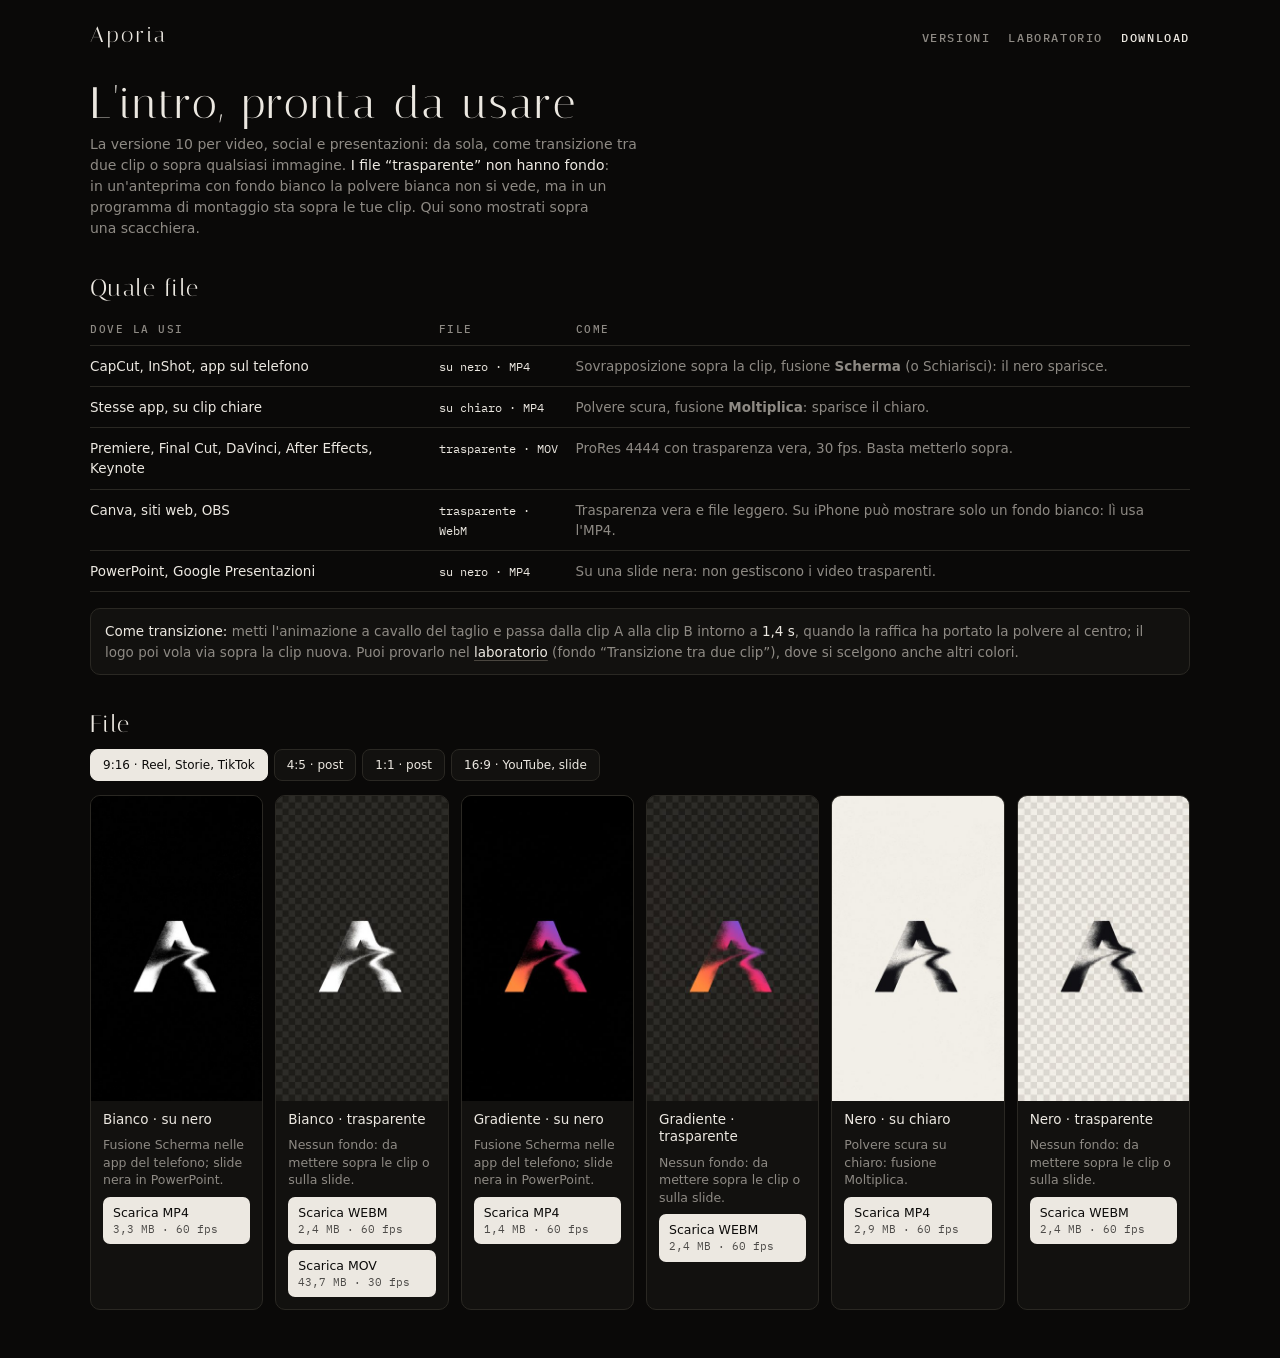
<file: download.html>
<!doctype html>
<html lang="it">
<head>
<meta charset="utf-8">
<meta name="viewport" content="width=device-width, initial-scale=1, viewport-fit=cover">
<title>Aporia · Download</title>
<meta name="theme-color" content="#0a0908">
<link rel="preconnect" href="https://fonts.googleapis.com">
<link rel="preconnect" href="https://fonts.gstatic.com" crossorigin>
<link rel="stylesheet" href="https://fonts.googleapis.com/css2?family=Italiana&family=IBM+Plex+Mono:wght@400;500&display=swap">
<link rel="icon" href="data:image/svg+xml,%3Csvg xmlns=%22http://www.w3.org/2000/svg%22 viewBox=%220 0 32 32%22%3E%3Crect width=%2232%22 height=%2232%22 rx=%226%22 fill=%22%23000%22/%3E%3Cpath d=%22M7 25 14 7h4l7 18h-4.5L16 13l-4.5 12z%22 fill=%22%23ece8e1%22/%3E%3C/svg%3E">
<link rel="stylesheet" href="assets/sito.css">
<style>
  /* download dell'intro: stesso mondo scuro del laboratorio, colori sempre espliciti */
  :root {
    color-scheme: dark;
    --bg: #0a0908; --panel: #12110f; --line: #2a2823; --paper: #ece8e1; --dim: #8e8a84;
    --mono: "IBM Plex Mono", ui-monospace, "SF Mono", Menlo, Consolas, monospace;
    --sans: system-ui, -apple-system, "Segoe UI", Roboto, sans-serif;
  }
  * { box-sizing: border-box; }
  html, body { margin: 0; background: var(--bg); color: var(--paper); font: 14px/1.5 var(--sans); }
  body { padding: 16px 16px 48px; }
  .wrap { max-width: 1100px; margin: 0 auto; }
  h1 { margin: 26px 0 8px; font: 400 clamp(30px, 6vw, 44px)/1.05 "Italiana", "Didot", "Times New Roman", serif; letter-spacing: .06em; }
  h2 { margin: 36px 0 12px; font: 400 24px/1.1 "Italiana", serif; letter-spacing: .06em; }
  .lead { margin: 0; color: var(--dim); max-width: 62ch; text-wrap: pretty; }
  .lead b, .tip b { color: var(--paper); font-weight: 500; }
  a.inline { color: var(--paper); text-underline-offset: 3px; text-decoration-color: #4a463f; }

  /* quale file per quale app */
  .guide { width: 100%; border-collapse: collapse; font-size: 13.5px; }
  .guide th, .guide td { text-align: left; padding: 10px 12px 10px 0; border-bottom: 1px solid var(--line); vertical-align: top; }
  .guide th { font: 500 11px/1 var(--mono); letter-spacing: .14em; text-transform: uppercase; color: var(--dim); }
  .guide td:first-child { color: var(--paper); font-weight: 500; }
  .guide td { color: var(--dim); }
  .guide code { font: 400 12px var(--mono); color: var(--paper); }
  @media (max-width: 640px) {
    .guide thead { display: none; }
    .guide tr { display: grid; padding: 10px 0; border-bottom: 1px solid var(--line); }
    .guide td { border: 0; padding: 2px 0; }
  }
  .tip { margin: 16px 0 0; padding: 12px 14px; background: var(--panel); border: 1px solid var(--line); border-radius: 10px; color: var(--dim); font-size: 13.5px; }

  /* file */
  .tabs { display: flex; gap: 6px; flex-wrap: wrap; margin: 0 0 14px; }
  .tabs button {
    font: 500 12px/1 var(--sans); color: var(--paper); background: var(--panel); border: 1px solid var(--line);
    border-radius: 8px; padding: 9px 12px; cursor: pointer; -webkit-tap-highlight-color: transparent;
  }
  .tabs button:hover { border-color: #4a463f; }
  .tabs button:focus-visible { outline: 1px solid var(--paper); outline-offset: 1px; }
  .tabs button[aria-pressed="true"] { background: var(--paper); color: #0b0a09; border-color: var(--paper); }
  .grid { display: grid; gap: 12px; grid-template-columns: repeat(auto-fill, minmax(min(160px, 45%), 1fr)); }
  .grid.wide { grid-template-columns: repeat(auto-fill, minmax(300px, 1fr)); }
  .card { background: var(--panel); border: 1px solid var(--line); border-radius: 10px; overflow: hidden; display: grid; grid-template-rows: auto 1fr; }
  .card img { display: block; width: 100%; height: auto; background: #000; }
  .card .body { padding: 10px 12px 12px; display: grid; gap: 8px; align-content: start; }
  .card h3 { margin: 0; font: 500 13.5px/1.3 var(--sans); }
  .card .what { margin: 0; color: var(--dim); font-size: 12.5px; line-height: 1.4; }
  .dl { display: grid; gap: 6px; }
  .dl a {
    display: grid; gap: 3px; text-decoration: none;
    color: #0b0a09; background: var(--paper); border-radius: 7px; padding: 8px 10px; font: 500 12.5px/1.2 var(--sans);
  }
  .dl a:hover { background: #fff; }
  .dl a:focus-visible { outline: 1px solid var(--paper); outline-offset: 2px; }
  .dl a span { font: 400 11px/1.2 var(--mono); font-variant-numeric: tabular-nums; opacity: .7; }
  .empty { color: var(--dim); }
</style>
</head>
<body>
<div class="wrap">
  <nav class="sitenav" aria-label="Pagine">
    <a class="brand" href="./#home">Aporia</a>
    <a href="versioni.html">Versioni</a>
    <a href="laboratorio.html">Laboratorio</a>
    <a href="download.html" aria-current="page">Download</a>
  </nav>

  <h1>L'intro, pronta da usare</h1>
  <p class="lead">La versione 10 per video, social e presentazioni: da sola, come transizione tra due clip o sopra
    qualsiasi immagine. <b>I file “trasparente” non hanno fondo</b>: in un'anteprima con fondo bianco la polvere bianca
    non si vede, ma in un programma di montaggio sta sopra le tue clip. Qui sono mostrati sopra una scacchiera.</p>

  <h2>Quale file</h2>
  <table class="guide">
    <thead><tr><th>Dove la usi</th><th>File</th><th>Come</th></tr></thead>
    <tbody>
      <tr><td>CapCut, InShot, app sul telefono</td><td><code>su nero · MP4</code></td><td>Sovrapposizione sopra la clip, fusione <b>Scherma</b> (o Schiarisci): il nero sparisce.</td></tr>
      <tr><td>Stesse app, su clip chiare</td><td><code>su chiaro · MP4</code></td><td>Polvere scura, fusione <b>Moltiplica</b>: sparisce il chiaro.</td></tr>
      <tr><td>Premiere, Final Cut, DaVinci, After Effects, Keynote</td><td><code>trasparente · MOV</code></td><td>ProRes 4444 con trasparenza vera, 30 fps. Basta metterlo sopra.</td></tr>
      <tr><td>Canva, siti web, OBS</td><td><code>trasparente · WebM</code></td><td>Trasparenza vera e file leggero. Su iPhone può mostrare solo un fondo bianco: lì usa l'MP4.</td></tr>
      <tr><td>PowerPoint, Google Presentazioni</td><td><code>su nero · MP4</code></td><td>Su una slide nera: non gestiscono i video trasparenti.</td></tr>
    </tbody>
  </table>
  <p class="tip"><b>Come transizione:</b> metti l'animazione a cavallo del taglio e passa dalla clip A alla clip B intorno a
    <b>1,4 s</b>, quando la raffica ha portato la polvere al centro; il logo poi vola via sopra la clip nuova.
    Puoi provarlo nel <a class="inline" href="laboratorio.html">laboratorio</a> (fondo “Transizione tra due clip”), dove
    si scelgono anche altri colori.</p>

  <h2>File</h2>
  <div class="tabs" id="tabs" role="group" aria-label="Formato"></div>
  <div class="grid" id="grid"><p class="empty">Caricamento…</p></div>
</div>

<script>
(() => {
  'use strict';
  const FMT = { '9:16': '9:16 · Reel, Storie, TikTok', '4:5': '4:5 · post', '1:1': '1:1 · post', '16:9': '16:9 · YouTube, slide' };
  const grid = document.getElementById('grid'), tabs = document.getElementById('tabs');
  let files = [], cur = '9:16';
  const mb = x => String(x).replace('.', ',') + ' MB';

  function render() {
    [...tabs.children].forEach(b => b.setAttribute('aria-pressed', String(b.dataset.f === cur)));
    grid.className = 'grid' + (cur === '16:9' ? ' wide' : '');
    grid.textContent = '';
    // una scheda per colore e fondo; i trasparenti (WebM e MOV) stanno insieme
    const groups = new Map();
    for (const f of files.filter(f => f.format === cur)) {
      const k = f.color + '|' + (f.transparent ? 't' : f.background);
      if (!groups.has(k)) groups.set(k, []);
      groups.get(k).push(f);
    }
    const rank = ([k]) => ({ ffffff: 0, gradiente: 1 })[k.split('|')[0]] ?? 2;
    const sorted = [...groups].sort((a, b) => rank(a) - rank(b) || (a[0].endsWith('|t') ? 1 : 0) - (b[0].endsWith('|t') ? 1 : 0));
    for (const [, list] of sorted) {
      list.sort((a, b) => ({ webm: 0, mov: 1, mp4: 2 })[a.type] - ({ webm: 0, mov: 1, mp4: 2 })[b.type]);
      const f0 = list[0], card = document.createElement('article'); card.className = 'card';
      if (f0.poster) {
        const img = document.createElement('img'); img.loading = 'lazy'; img.src = 'export/' + f0.poster;
        img.alt = `Fotogramma: logo ${f0.colorName.toLowerCase()} ${f0.transparent ? 'su fondo trasparente' : 'su fondo pieno'}`;
        const [w, h] = cur.split(':').map(Number); img.width = 360; img.height = Math.round(360*h/w);
        card.appendChild(img);
      }
      const body = document.createElement('div'); body.className = 'body';
      const h3 = document.createElement('h3');
      h3.textContent = `${f0.colorName} · ${f0.transparent ? 'trasparente' : f0.background === 'nero' ? 'su nero' : 'su chiaro'}`;
      const what = document.createElement('p'); what.className = 'what';
      what.textContent = f0.transparent ? 'Nessun fondo: da mettere sopra le clip o sulla slide.'
        : f0.background === 'nero' ? 'Fusione Scherma nelle app del telefono; slide nera in PowerPoint.'
        : 'Polvere scura su chiaro: fusione Moltiplica.';
      const dl = document.createElement('div'); dl.className = 'dl';
      for (const f of list) {
        const a = document.createElement('a'); a.href = 'export/' + f.file; a.download = f.file;
        a.textContent = 'Scarica ' + f.type.toUpperCase();
        const s = document.createElement('span'); s.textContent = `${mb(f.mb)} · ${f.fps} fps`; a.appendChild(s);
        dl.appendChild(a);
      }
      body.append(h3, what, dl); card.appendChild(body); grid.appendChild(card);
    }
  }

  fetch('export/pacchetto.json').then(r => { if (!r.ok) throw 0; return r.json(); }).then(j => {
    files = j.files;
    for (const f of Object.keys(FMT)) {
      if (!files.some(x => x.format === f)) continue;
      const b = document.createElement('button'); b.type = 'button'; b.dataset.f = f; b.textContent = FMT[f];
      b.addEventListener('click', () => { cur = f; render(); });
      tabs.appendChild(b);
    }
    render();
  }).catch(() => { grid.innerHTML = '<p class="empty">Elenco dei file non disponibile. I file sono nella cartella <code>export/</code> del progetto.</p>'; });
})();
</script>
</body>
</html>
</file>
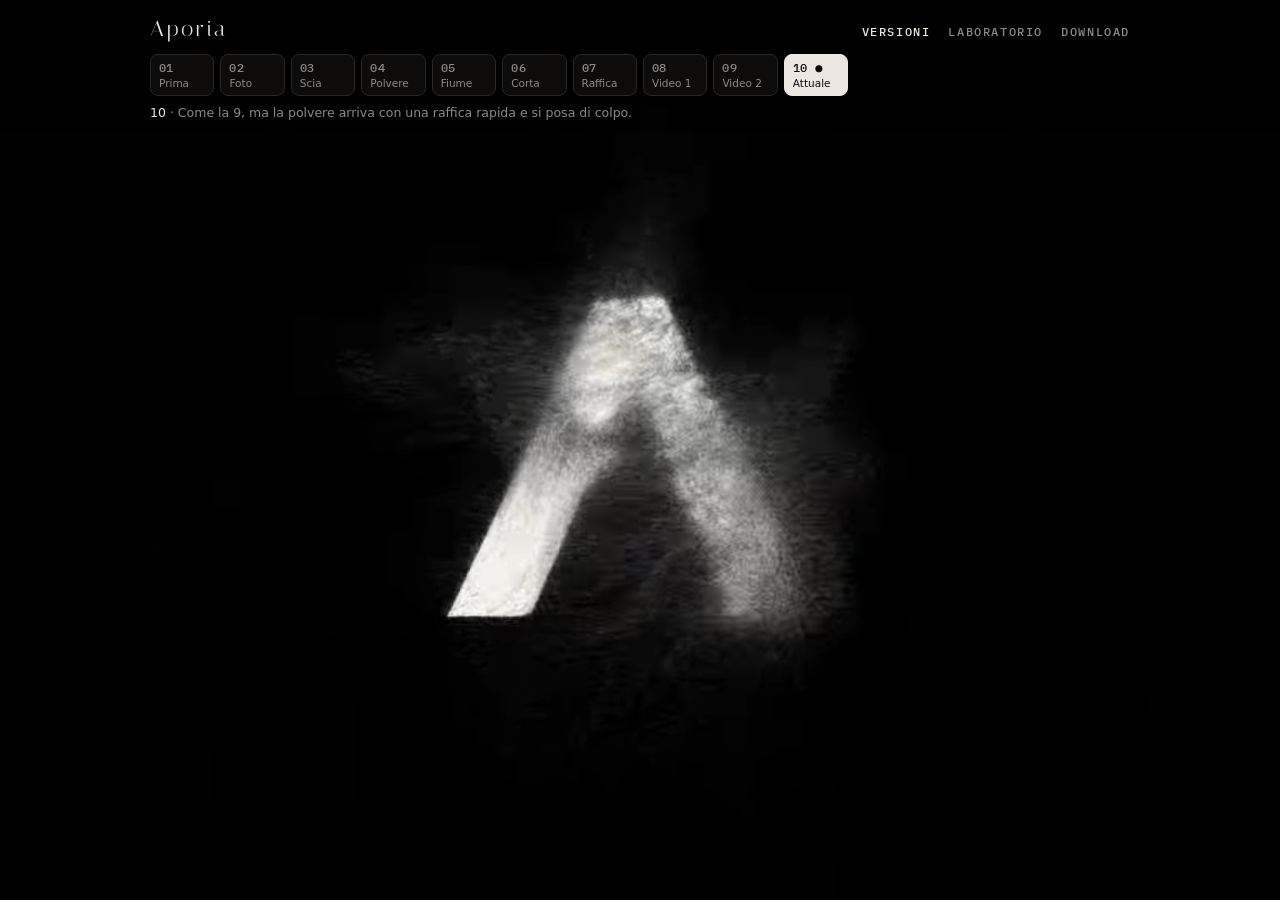
<file: versioni.html>
<!doctype html>
<html lang="it">
<head>
<meta charset="utf-8">
<meta name="viewport" content="width=device-width, initial-scale=1, viewport-fit=cover">
<title>Aporia · Versioni</title>
<link rel="preconnect" href="https://fonts.googleapis.com">
<link rel="preconnect" href="https://fonts.gstatic.com" crossorigin>
<link rel="stylesheet" href="https://fonts.googleapis.com/css2?family=Italiana&family=IBM+Plex+Mono:wght@400;500&display=swap">
<link rel="icon" href="data:image/svg+xml,%3Csvg xmlns=%22http://www.w3.org/2000/svg%22 viewBox=%220 0 32 32%22%3E%3Crect width=%2232%22 height=%2232%22 rx=%226%22 fill=%22%23000%22/%3E%3Cpath d=%22M7 25 14 7h4l7 18h-4.5L16 13l-4.5 12z%22 fill=%22%23ece8e1%22/%3E%3C/svg%3E">
<link rel="stylesheet" href="assets/sito.css">
<style>
  /* un solo mondo visivo, scuro per scelta: fondo e colori sempre espliciti */
  :root {
    color-scheme: dark; --night: #000; --paper: #ece8e1; --dim: #8e8a84; --line: #2a2823; --chip: rgba(18,17,15,.72);
    --mono: "IBM Plex Mono", ui-monospace, "SF Mono", Menlo, Consolas, monospace;
  }
  html, body { height: 100%; }
  body { margin: 0; background: var(--night); color: var(--paper); overflow: hidden; }

  #home { position: fixed; inset: 0; display: grid; place-items: center; background: var(--night); padding-inline: 16px; }
  #home h1 {
    margin: 0; font-family: "Italiana", "Didot", "Bodoni 72", "Bodoni MT", "Times New Roman", serif;
    font-weight: 400; font-size: clamp(56px, 13vw, 200px); line-height: 1;
    letter-spacing: 0.16em; margin-right: -0.16em;
    color: var(--paper); cursor: default; user-select: none; -webkit-user-select: none;
    opacity: 0; transition: opacity .9s ease, letter-spacing 1.1s cubic-bezier(.2,.7,.2,1), margin 1.1s cubic-bezier(.2,.7,.2,1);
  }
  body.home #home h1 { opacity: 1; }
  body:not(.home) #home h1 { letter-spacing: 0.42em; margin-right: -0.42em; }

  #intro { position: fixed; inset: 0; background: var(--night); transition: opacity .6s ease; }
  /* il video riempie sempre tutto lo schermo (niente bande nere) */
  #intro video { width: 100%; height: 100%; object-fit: cover; display: block; background: var(--night); }
  #intro video.contain { object-fit: contain; }
  body.home #intro { opacity: 0; pointer-events: none; }

  /* selettore: in alto, tutte le versioni visibili insieme, niente da scorrere */
  #picker {
    position: fixed; z-index: 5; left: 0; right: 0; top: 0;
    padding: calc(10px + env(safe-area-inset-top, 0px)) 12px 8px;
    background: linear-gradient(#000c 0%, #0008 70%, #0000 100%);
  }
  #chips { display: grid; grid-template-columns: repeat(auto-fill, minmax(62px, 1fr)); gap: 6px; max-width: 980px; margin: 0 auto; padding: 0; list-style: none; }
  #chips button {
    width: 100%; display: grid; gap: 3px; justify-items: start; text-align: left;
    background: var(--chip); color: var(--dim); border: 1px solid var(--line); border-radius: 8px;
    padding: 7px 8px 6px; cursor: pointer; -webkit-tap-highlight-color: transparent;
    transition: color .15s, border-color .15s, background .15s;
  }
  #chips .n { font: 500 12px/1 var(--mono); font-variant-numeric: tabular-nums; letter-spacing: .04em; }
  #chips .t { font: 400 10.5px/1.15 system-ui, -apple-system, "Segoe UI", sans-serif; white-space: nowrap; overflow: hidden; text-overflow: ellipsis; max-width: 100%; }
  #chips button:hover { color: var(--paper); border-color: #4a463f; }
  #chips button:focus-visible { outline: 1px solid var(--paper); outline-offset: 1px; }
  #chips button[aria-pressed="true"] { color: #0b0a09; background: var(--paper); border-color: var(--paper); }
  #caption {
    max-width: 980px; margin: 8px auto 0; font: 400 12.5px/1.4 system-ui, -apple-system, "Segoe UI", sans-serif; color: var(--dim);
    min-height: 1.4em; text-wrap: balance;
  }
  #caption b { color: var(--paper); font-weight: 500; }
  @media (max-width: 420px) { #caption { font-size: 12px; } }
  #picker .sitenav { max-width: 980px; margin: 0 auto 6px; }
  #caption a { color: var(--paper); text-underline-offset: 3px; text-decoration-color: #4a463f; white-space: nowrap; }
</style>
</head>
<body>

<main id="home" aria-live="polite"><h1 id="homeTitle">Aporia</h1></main>

<div id="intro" role="img" aria-label="Aporia">
  <video id="film" muted playsinline preload="auto" disablepictureinpicture aria-hidden="true"></video>
</div>

<div id="picker">
  <nav class="sitenav" aria-label="Pagine">
    <a class="brand" href="./#home">Aporia</a>
    <a href="versioni.html" aria-current="page">Versioni</a>
    <a href="laboratorio.html">Laboratorio</a>
    <a href="download.html">Download</a>
  </nav>
  <ul id="chips" aria-label="Animazioni di apertura"></ul>
  <p id="caption" aria-live="polite"></p>
</div>

<script>
(() => {
  'use strict';
  // tutte le animazioni di apertura fatte finora; ognuna è un video (le v1–v7 erano animate dal
  // vivo nel browser e sono state registrate fotogramma per fotogramma: src/record_versions.py)
  const V = [
    { k: 'v1', t: 'Prima', d: 'Prima versione: dal nero la polvere, folate di vento, il logo compare e si sgretola.' },
    { k: 'v2', t: 'Foto', d: 'Logo pre-renderizzato: niente blocchi sui telefoni né tremolio su iPad.' },
    { k: 'v3', t: 'Scia', d: 'Il logo arriva col vento trascinando una scia e si ferma nitido.' },
    { k: 'v4', t: 'Polvere', d: 'Il logo è invisibile e si accende solo dove un granello si posa.' },
    { k: 'v5', t: 'Fiume', d: 'Una A pulita, poi una folata scava il fiume e lo trascina nella bandiera (11 s).' },
    { k: 'v6', t: 'Corta', d: 'La stessa storia in circa 5 secondi.' },
    { k: 'v7', t: 'Raffica', d: 'Vento di fondo continuo, fasi accavallate, granelli spinti dal vento.' },
    { k: 'v8', t: 'Video 1', d: 'Prima simulazione fisica (450.000 granelli): il logo si divide in polvere che resta e che vola.', contain: true },
    { k: 'v9', t: 'Video 2', d: 'Un solo vento continuo porta tutto al logo, passando dalla A. Schermo sempre pieno.' },
    { k: 'v10', t: 'Attuale', d: 'Come la 9, ma la polvere arriva con una raffica rapida e si posa di colpo.', cur: true },
  ];
  const film = document.getElementById('film'), body = document.body;
  const chips = document.getElementById('chips'), caption = document.getElementById('caption');
  const reduce = window.matchMedia && matchMedia('(prefers-reduced-motion: reduce)').matches;
  const ext = film.canPlayType('video/mp4; codecs="avc1.640028"') ? 'mp4' : 'webm';   // H.264 o WebM VP9
  let done = false, watchdog = 0, sel = V.length - 1;

  function src(v) {
    const o = window.innerHeight >= window.innerWidth ? 'portrait' : 'landscape';
    // le versioni vecchie sono pubblicate solo in MP4 (H.264: iPhone, iPad, Android, Chrome, Safari)
    return v.cur ? `assets/intro-${o}.${ext}` : `versioni/media/${v.k}-${o}.mp4`;
  }
  function toHome() {
    if (done) return; done = true;
    clearTimeout(watchdog);
    body.classList.add('home');
    setTimeout(() => { try { film.pause(); } catch (e) {} }, 700);
  }
  function play(i) {
    sel = i; const v = V[i];
    [...chips.querySelectorAll('button')].forEach((b, j) => b.setAttribute('aria-pressed', String(j === i)));
    caption.innerHTML = `<b>${String(i + 1).padStart(2, '0')}</b> · `; caption.append(v.d);
    if (/^v[1-7]$/.test(v.k)) {                    // le prime sette erano animate dal vivo: si può aprire l'originale
      const a = document.createElement('a'); a.href = `versioni/${v.k}.html`; a.textContent = 'originale dal vivo ↗';
      caption.append(' · ', a);
    }
    done = false; body.classList.remove('home');
    film.classList.toggle('contain', !!v.contain);
    film.src = src(v); film.currentTime = 0;
    clearTimeout(watchdog);
    watchdog = setTimeout(toHome, 4000);            // se il video non parte si va comunque alla home
    film.addEventListener('playing', () => { clearTimeout(watchdog); watchdog = setTimeout(toHome, 14000); }, { once: true });
    const p = film.play(); if (p && p.catch) p.catch(toHome);
  }
  // la home compare mentre l'ultima polvere si sta ancora disperdendo
  film.addEventListener('timeupdate', () => { if (film.duration && film.currentTime > film.duration - 0.55) toHome(); });
  film.addEventListener('ended', toHome);
  film.addEventListener('error', toHome);

  V.forEach((v, i) => {
    const li = document.createElement('li'), b = document.createElement('button');
    b.type = 'button'; b.setAttribute('aria-pressed', 'false'); b.title = v.d;
    b.innerHTML = `<span class="n">${String(i + 1).padStart(2, '0')}${v.cur ? ' ●' : ''}</span><span class="t"></span>`;
    b.querySelector('.t').textContent = v.t;
    b.addEventListener('click', () => play(i));
    li.appendChild(b); chips.appendChild(li);
  });

  // tocco sul video: salta alla home; doppio click su "Aporia": rivedi la versione scelta
  document.getElementById('intro').addEventListener('pointerdown', toHome);
  document.getElementById('homeTitle').addEventListener('dblclick', () => play(sel));

  if (reduce) { play(sel); toHome(); } else play(sel);
})();
</script>
</body>
</html>
</file>
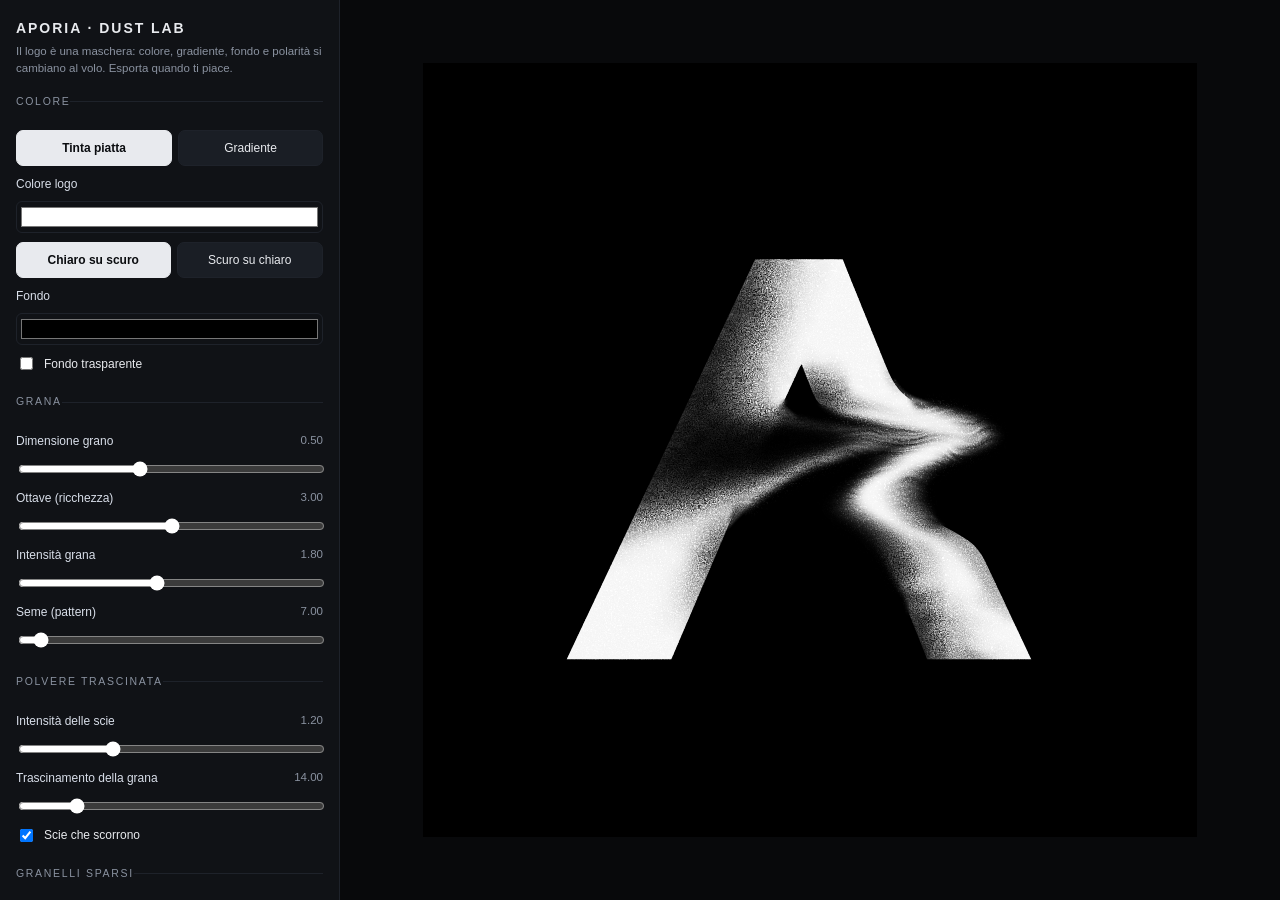
<file: loghi/aporia-dust-lab.html>
<!doctype html>
<html lang="it">
<head>
<meta charset="utf-8"><meta name="viewport" content="width=device-width, initial-scale=1">
<title>Aporia · Dust Lab</title>
<style>
  :root { --bg:#08090b; --panel:#101216; --line:#1e222a; --txt:#e8eaee; --dim:#8a92a0; --acc:#d8dee9; }
  * { box-sizing:border-box; }
  html,body { margin:0; height:100%; background:var(--bg); color:var(--txt);
    font:13px/1.5 ui-sans-serif,-apple-system,"Segoe UI",Roboto,Helvetica,Arial,sans-serif; }
  .wrap { display:grid; grid-template-columns: 340px 1fr; height:100%; }
  @media (max-width: 900px){ .wrap{ grid-template-columns:1fr; grid-template-rows:auto 1fr; } }
  aside { background:var(--panel); border-right:1px solid var(--line); overflow-y:auto; padding:18px 16px 44px; }
  h1 { font-size:14px; letter-spacing:.14em; text-transform:uppercase; margin:0 0 4px; font-weight:600; }
  .sub { color:var(--dim); font-size:11.5px; margin:0 0 16px; }
  fieldset { border:0; border-top:1px solid var(--line); margin:0 0 14px; padding:13px 0 0; }
  legend { font-size:10.5px; letter-spacing:.16em; text-transform:uppercase; color:var(--dim); padding:0; }
  .row { display:grid; grid-template-columns: 1fr 56px; gap:8px; align-items:center; margin:9px 0; }
  .row label { font-size:12px; color:var(--acc); }
  .row output { font-variant-numeric:tabular-nums; font-size:11.5px; color:var(--dim); text-align:right; }
  input[type=range] { grid-column:1 / -1; width:100%; accent-color:#fff; height:18px; }
  .chk { display:flex; align-items:center; gap:8px; margin:7px 0; font-size:12px; }
  .swatches { display:grid; grid-template-columns:repeat(3,1fr); gap:8px; margin:8px 0; }
  .swatches input[type=color]{ width:100%; height:32px; background:none; border:1px solid var(--line); border-radius:6px; padding:2px; }
  .seg { display:flex; gap:6px; margin:8px 0 4px; flex-wrap:wrap; }
  .seg button { flex:1 1 auto; }
  button { background:#1a1e25; color:var(--txt); border:1px solid var(--line); border-radius:7px;
    padding:8px 11px; font:inherit; font-size:12px; cursor:pointer; }
  button:hover { background:#222833; } button.on { background:#e8eaee; color:#0b0d10; border-color:#e8eaee; font-weight:600; }
  button.primary { background:#e8eaee; color:#0b0d10; border-color:#e8eaee; font-weight:600; }
  .btns { display:flex; gap:8px; flex-wrap:wrap; margin-top:12px; }
  main { display:grid; place-items:center; padding:24px; overflow:auto; }
  .stage { width:min(86vh,100%); aspect-ratio:1; }
  .stage svg { display:block; width:100%; height:100%; }
  .hint { color:var(--dim); font-size:11px; margin-top:8px; }
  #stage.checker { background:repeating-conic-gradient(#3a3d44 0% 25%, #2b2e34 0% 50%) 50% / 28px 28px; }
</style>
</head>
<body>
<div class="wrap">
  <aside>
    <h1>Aporia · Dust Lab</h1>
    <p class="sub">Il logo è una maschera: colore, gradiente, fondo e polarità si cambiano al volo. Esporta quando ti piace.</p>

    <fieldset><legend>Colore</legend>
      <div class="seg">
        <button id="p_solid" class="on">Tinta piatta</button>
        <button id="p_grad">Gradiente</button>
      </div>
      <div class="row" style="grid-template-columns:1fr" id="solidRow"><label for="inkc">Colore logo</label>
        <input type="color" id="inkc" value="#ffffff" style="width:100%;height:32px;border:1px solid var(--line);border-radius:6px;background:none"></div>
      <div id="gradRow" hidden>
        <div class="swatches">
          <input type="color" id="c1" value="#ff8a3d"><input type="color" id="c2" value="#ff2e63"><input type="color" id="c3" value="#4d5bff">
        </div>
        <div class="row"><label for="gang">Angolo gradiente</label><output id="gang_v"></output>
          <input type="range" id="gang" min="0" max="360" step="1"></div>
      </div>
      <div class="seg">
        <button id="m_light" class="on">Chiaro su scuro</button>
        <button id="m_dark">Scuro su chiaro</button>
      </div>
      <div class="row" style="grid-template-columns:1fr"><label for="bgc">Fondo</label>
        <input type="color" id="bgc" value="#000000" style="width:100%;height:32px;border:1px solid var(--line);border-radius:6px;background:none"></div>
      <div class="chk"><input type="checkbox" id="bgnone"><label for="bgnone">Fondo trasparente</label></div>
    </fieldset>

    <fieldset><legend>Grana</legend>
      <div class="row"><label for="gf">Dimensione grano</label><output id="gf_v"></output>
        <input type="range" id="gf" min="0.05" max="1.2" step="0.005"></div>
      <div class="row"><label for="go">Ottave (ricchezza)</label><output id="go_v"></output>
        <input type="range" id="go" min="1" max="5" step="1"></div>
      <div class="row"><label for="gs">Intensità grana</label><output id="gs_v"></output>
        <input type="range" id="gs" min="0" max="4" step="0.01"></div>
      <div class="row"><label for="gsd">Seme (pattern)</label><output id="gsd_v"></output>
        <input type="range" id="gsd" min="1" max="120" step="1"></div>
    </fieldset>

    <fieldset><legend>Polvere trascinata</legend>
      <div class="row"><label for="tk">Intensità delle scie</label><output id="tk_v"></output>
        <input type="range" id="tk" min="0" max="4" step="0.01"></div>
      <div class="row"><label for="sw">Trascinamento della grana</label><output id="sw_v"></output>
        <input type="range" id="sw" min="0" max="80" step="0.5"></div>
      <div class="chk"><input type="checkbox" id="a_stream" checked><label for="a_stream">Scie che scorrono</label></div>
    </fieldset>

    <fieldset><legend>Granelli sparsi</legend>
      <div class="row"><label for="sf">Dimensione granello</label><output id="sf_v"></output>
        <input type="range" id="sf" min="0.1" max="1.5" step="0.01"></div>
      <div class="row"><label for="ss">Densità</label><output id="ss_v"></output>
        <input type="range" id="ss" min="0" max="10" step="0.05"></div>
      <div class="row"><label for="st">Soglia</label><output id="st_v"></output>
        <input type="range" id="st" min="0.3" max="0.95" step="0.005"></div>
      <div class="row"><label for="hl">Dispersione fuori dalla luce</label><output id="hl_v"></output>
        <input type="range" id="hl" min="0" max="30" step="0.1"></div>
    </fieldset>

    <fieldset><legend>Movimento / turbolenza</legend>
      <div class="row"><label for="dsc">Deformazione</label><output id="dsc_v"></output>
        <input type="range" id="dsc" min="0" max="40" step="0.2"></div>
      <div class="row"><label for="ff">Scala del flusso</label><output id="ff_v"></output>
        <input type="range" id="ff" min="0.001" max="0.05" step="0.0005"></div>
      <div class="row"><label for="ox">Scorrimento X</label><output id="ox_v"></output>
        <input type="range" id="ox" min="-120" max="120" step="1"></div>
      <div class="row"><label for="oy">Scorrimento Y</label><output id="oy_v"></output>
        <input type="range" id="oy" min="-120" max="120" step="1"></div>
      <div class="chk"><input type="checkbox" id="a_boil" checked><label for="a_boil">Grana viva (boil)</label></div>
      <div class="chk"><input type="checkbox" id="a_drift" checked><label for="a_drift">Deriva lenta</label></div>
      <div class="chk"><input type="checkbox" id="a_swirl" checked><label for="a_swirl">Turbolenza animata</label></div>
      <div class="row"><label for="spd">Velocità animazioni</label><output id="spd_v"></output>
        <input type="range" id="spd" min="0.15" max="4" step="0.05"></div>
    </fieldset>

    <fieldset><legend>Luce</legend>
      <div class="row"><label for="amt">Quantità di polvere</label><output id="amt_v"></output>
        <input type="range" id="amt" min="0" max="1" step="0.01"></div>
      <div class="row"><label for="glo">Alone sui bordi</label><output id="glo_v"></output>
        <input type="range" id="glo" min="0" max="2" step="0.01"></div>
      <div class="row"><label for="gb">Diffusione alone</label><output id="gb_v"></output>
        <input type="range" id="gb" min="0" max="20" step="0.1"></div>
      <div class="row"><label for="sof">Morbidezza superficie</label><output id="sof_v"></output>
        <input type="range" id="sof" min="0" max="12" step="0.1"></div>
      <div class="row"><label for="ton">Contrasto tonale</label><output id="ton_v"></output>
        <input type="range" id="ton" min="0.3" max="2.5" step="0.01"></div>
      <div class="row"><label for="lev">Esposizione</label><output id="lev_v"></output>
        <input type="range" id="lev" min="-0.4" max="0.4" step="0.005"></div>
    </fieldset>

    <div class="btns">
      <button class="primary" id="export">Esporta SVG</button>
      <button id="png">Esporta PNG 2048</button>
      <button id="reset">Ripristina</button>
    </div>
    <p class="hint">L'SVG esportato contiene esattamente ciò che vedi (colori, gradiente, animazioni).</p>
  </aside>
  <main><div class="stage" id="stage">
<svg xmlns="http://www.w3.org/2000/svg" xmlns:xlink="http://www.w3.org/1999/xlink"
     viewBox="0 0 1254 1254" width="100%" height="100%" preserveAspectRatio="xMidYMid meet" id="aporiaDustLogo"
     role="img" aria-labelledby="aporiaTitle aporiaDesc">
  <title id="aporiaTitle">Aporia — logo dust</title>
  <desc id="aporiaDesc">Logo Aporia con polvere procedurale. Il disegno è una maschera:
  --ink colore o gradiente, --bg fondo (trasparente di default), --mask polarità.</desc>
  <style>
    #aporiaDustLogo {
      --ink: #ffffff; --bg: transparent; --mask: url(#aporiaMaskLight);
      --glow: 1; --dust: 1;
      --c1: #ff8a3d; --c2: #ff2e63; --c3: #4d5bff;
    }
    #aporiaBg   { fill: var(--bg); }
    #aporiaInk  { fill: var(--ink); mask: var(--mask); }
    #aporiaGlowLayer { opacity: var(--glow); }
    #aporiaDustyLight, #aporiaDustyDark { opacity: var(--dust); }
    #aporiaLight, #aporiaLightDark, #aporiaDragMap, #aporiaEdgeLetter { mix-blend-mode: screen; }
    @media (prefers-reduced-motion: reduce) {
      #aporiaBoil, #aporiaDriftX, #aporiaDriftY, #aporiaStream, #aporiaSwirl, #aporiaFlow { display: none; }
    }
  </style>
  <defs>
    <linearGradient id="aporiaGradient" x1="0" y1="1" x2="1" y2="0">
      <stop offset="0" stop-color="var(--c1)"/><stop offset="0.5" stop-color="var(--c2)"/><stop offset="1" stop-color="var(--c3)"/>
    </linearGradient>

    <filter id="aporiaSoften" x="-15%" y="-15%" width="130%" height="130%" color-interpolation-filters="sRGB">
      <feGaussianBlur stdDeviation="4.0"/>
    </filter>
    <filter id="aporiaBloom" x="-25%" y="-25%" width="150%" height="150%" color-interpolation-filters="sRGB">
      <feGaussianBlur stdDeviation="2.0"/>
    </filter>
    <!-- superficie pulita (--dust: 0): legge solo il canale della luce -->
    <filter id="aporiaPlain" x="-20%" y="-20%" width="140%" height="140%" color-interpolation-filters="sRGB">
      <feColorMatrix type="matrix" values="1 0 0 0 0  1 0 0 0 0  1 0 0 0 0  0 0 0 1 0"/>
    </filter>
    <!-- inversione per la polarità scuro-su-chiaro (stessa polvere, stesse animazioni) -->
    <filter id="aporiaInvert" x="-20%" y="-20%" width="140%" height="140%" color-interpolation-filters="sRGB">
      <feFlood flood-color="#000" result="black"/>
      <feComposite in="SourceGraphic" in2="black" operator="over" result="o"/>
      <feColorMatrix in="o" type="matrix" values="-1 0 0 0 1  -1 0 0 0 1  -1 0 0 0 1  0 0 0 0 1"/>
    </filter>
    <linearGradient id="aporiaDragFade" gradientUnits="userSpaceOnUse" x1="0" y1="640" x2="0" y2="780">
      <stop offset="0" stop-color="#00ff00"/><stop offset="1" stop-color="#000000"/>
    </linearGradient>
    <filter id="aporiaEdge" x="-10%" y="-10%" width="120%" height="120%" color-interpolation-filters="sRGB">
      <feColorMatrix in="SourceGraphic" type="matrix" values="1 0 0 0 0  1 0 0 0 0  1 0 0 0 0  0 0 0 0 1" result="shp"/>
      <feColorMatrix in="SourceGraphic" type="matrix" values="0 1 0 0 0  0 1 0 0 0  0 1 0 0 0  0 0 0 0 1" result="soft0"/>
      <feGaussianBlur in="soft0" stdDeviation="7.0" result="soft"/>
      <feGaussianBlur in="shp" stdDeviation="0.6" result="b1"/>
      <feGaussianBlur in="shp" stdDeviation="3.5" result="b2"/>
      <feGaussianBlur in="shp" stdDeviation="9.0" result="b3"/>
      <feFlood flood-color="#fff" result="b4"/>
      <feComponentTransfer in="soft" result="w1"><feFuncR type="table" tableValues="1 1 0 0 0"/><feFuncG type="table" tableValues="1 1 0 0 0"/><feFuncB type="table" tableValues="1 1 0 0 0"/></feComponentTransfer>
      <feComponentTransfer in="soft" result="w2"><feFuncR type="table" tableValues="0 0 1 0 0"/><feFuncG type="table" tableValues="0 0 1 0 0"/><feFuncB type="table" tableValues="0 0 1 0 0"/></feComponentTransfer>
      <feComponentTransfer in="soft" result="w3"><feFuncR type="table" tableValues="0 0 0 1 0"/><feFuncG type="table" tableValues="0 0 0 1 0"/><feFuncB type="table" tableValues="0 0 0 1 0"/></feComponentTransfer>
      <feComponentTransfer in="soft" result="w4"><feFuncR type="table" tableValues="0 0 0 0 1"/><feFuncG type="table" tableValues="0 0 0 0 1"/><feFuncB type="table" tableValues="0 0 0 0 1"/></feComponentTransfer>
      <feComposite in="b1" in2="w1" operator="arithmetic" k1="1" result="p1"/>
      <feComposite in="b2" in2="w2" operator="arithmetic" k1="1" result="p2"/>
      <feComposite in="b3" in2="w3" operator="arithmetic" k1="1" result="p3"/>
      <feComposite in="b4" in2="w4" operator="arithmetic" k1="1" result="p4"/>
      <feComposite in="p1" in2="p2" operator="arithmetic" k2="1" k3="1" result="q1"/>
      <feComposite in="p3" in2="p4" operator="arithmetic" k2="1" k3="1" result="q2"/>
      <feComposite in="q1" in2="q2" operator="arithmetic" k2="1" k3="1"/>
    </filter>
    <filter id="aporiaEdgeShape" x="-10%" y="-10%" width="120%" height="120%" color-interpolation-filters="sRGB">
      <feColorMatrix in="SourceGraphic" type="matrix" values="1 0 0 0 0  1 0 0 0 0  1 0 0 0 0  0 0 0 0 1" result="shp"/>
      <feColorMatrix in="SourceGraphic" type="matrix" values="0 1 0 0 0  0 1 0 0 0  0 1 0 0 0  0 0 0 0 1" result="soft0"/>
      <feGaussianBlur in="soft0" stdDeviation="7.0" result="soft"/>
      <feGaussianBlur in="shp" stdDeviation="0.6" result="b1"/>
      <feGaussianBlur in="shp" stdDeviation="3.5" result="b2"/>
      <feGaussianBlur in="shp" stdDeviation="9.0" result="b3"/>
      <feGaussianBlur in="shp" stdDeviation="14.0" result="b4"/>
      <feComponentTransfer in="soft" result="w1"><feFuncR type="table" tableValues="1 1 0 0 0"/><feFuncG type="table" tableValues="1 1 0 0 0"/><feFuncB type="table" tableValues="1 1 0 0 0"/></feComponentTransfer>
      <feComponentTransfer in="soft" result="w2"><feFuncR type="table" tableValues="0 0 1 0 0"/><feFuncG type="table" tableValues="0 0 1 0 0"/><feFuncB type="table" tableValues="0 0 1 0 0"/></feComponentTransfer>
      <feComponentTransfer in="soft" result="w3"><feFuncR type="table" tableValues="0 0 0 1 0"/><feFuncG type="table" tableValues="0 0 0 1 0"/><feFuncB type="table" tableValues="0 0 0 1 0"/></feComponentTransfer>
      <feComponentTransfer in="soft" result="w4"><feFuncR type="table" tableValues="0 0 0 0 1"/><feFuncG type="table" tableValues="0 0 0 0 1"/><feFuncB type="table" tableValues="0 0 0 0 1"/></feComponentTransfer>
      <feComposite in="b1" in2="w1" operator="arithmetic" k1="1" result="p1"/>
      <feComposite in="b2" in2="w2" operator="arithmetic" k1="1" result="p2"/>
      <feComposite in="b3" in2="w3" operator="arithmetic" k1="1" result="p3"/>
      <feComposite in="b4" in2="w4" operator="arithmetic" k1="1" result="p4"/>
      <feComposite in="p1" in2="p2" operator="arithmetic" k2="1" k3="1" result="q1"/>
      <feComposite in="p3" in2="p4" operator="arithmetic" k2="1" k3="1" result="q2"/>
      <feComposite in="q1" in2="q2" operator="arithmetic" k2="1" k3="1"/>
    </filter>
    <!-- sagoma (rosso) e morbidezza del bordo (verde): netta su lati, cima e base,
         sempre più sfumata verso fiume e bandiera, senza salti -->
    <g id="aporiaEdgeSource">
      <rect x="-40" y="-40" width="1334" height="1334" fill="#000"/>
      <g id="aporiaEdgeSoftness">
        <path fill="#001000" d="M819.5 1128.5C805 1129.5 794.3 1129.5 782.5 1129.1C770.7 1128.7 757 1127.2 748.5 1126C740 1124.7 738.9 1124.4 731.5 1121.7C724.1 1118.9 708.8 1112 704.3 1109.5C699.8 1107 702.8 1107.8 704.5 1106.5C706.2 1105.2 712.7 1102.8 714.5 1101.5C716.2 1100.2 719.3 1104.7 714.9 1098.5C710.4 1092.3 696.5 1078.4 687.8 1064.5C679.1 1050.6 670.1 1027.4 662.5 1015.2C654.9 1003.1 648 999.2 642.1 991.5C636.3 983.8 631.3 973.9 627.5 969.1C623.7 964.3 621.8 962.9 619.5 962.8C617.2 962.7 621.2 952.4 613.5 968.6C605.8 984.7 582.6 1041.1 573.3 1059.5C563.9 1077.9 563.8 1072.6 557.5 1079.1C551.2 1085.6 549.1 1091.7 535.3 1098.5C521.4 1105.3 488.5 1115.8 474.5 1120.2C460.5 1124.7 462.2 1124.1 451.5 1125.2C440.8 1126.4 422.2 1127 410.5 1126.9C398.8 1126.7 388.7 1125.5 381.3 1124.5C374 1123.5 370.2 1122.5 366.5 1121C362.8 1119.5 361.1 1117.9 359.2 1115.5C357.2 1113.1 358 1124.5 354.7 1106.5C351.5 1088.5 341.9 1024.7 339.8 1007.5C337.8 990.3 338.4 1005 342.5 1003.5C346.6 1002 360 1000 364.5 998.7C369 997.3 369.2 1001.9 369.4 995.5C369.7 989.1 367.7 970 366 960.5C364.4 951 365.5 943.5 359.5 938.4C353.5 933.2 334.9 933.6 329.9 929.5C324.9 925.4 328.2 921 329.3 913.5C330.3 906 332.1 894.8 336 884.5C340 874.2 346.6 861.8 353 851.5C359.4 841.2 365.3 833.1 374.5 822.8C383.7 812.5 402.1 796.7 408 789.5C413.9 782.3 410 786.3 409.8 779.5C409.6 772.7 407.3 757.3 407 748.5C406.6 739.7 406.8 734.2 407.6 726.5C408.4 718.8 410 710.2 411.8 702.5C413.7 694.8 414.8 689.8 418.7 680.5C422.6 671.2 426.5 661.2 435 646.5C443.4 631.8 460.9 610.2 469.5 592.2C478.1 574.2 482.4 550.9 486.8 538.5C491.2 526.1 492.4 524.2 495.9 517.5C499.5 510.8 503.3 504.5 507.9 498.5C512.5 492.5 517.1 486.9 523.5 481.2C529.9 475.6 538.7 469 546.5 464.8C554.3 460.6 556 459 570.5 456.1C585 453.3 617.8 448.8 633.5 447.7C649.2 446.7 654.5 448.3 664.5 449.8C674.5 451.4 687.5 455.1 693.5 457C699.5 458.9 697.6 458 700.5 461.3C703.4 464.5 705.9 467.7 710.8 476.5C715.6 485.3 725.5 506.5 729.5 513.9C733.5 521.2 733 519.4 734.5 520.8C736 522.2 730.7 526.8 738.5 522.1C746.3 517.4 775 502.9 781.1 492.5C787.1 482.1 775.4 466.5 774.7 459.5C773.9 452.5 764.9 459 776.5 450.2C788.1 441.4 825.2 416.7 844.5 406.7C863.8 396.7 877.5 390.4 892.5 390C907.5 389.5 915.2 396.2 934.5 404C953.8 411.8 992 428.3 1008.5 437C1025 445.8 1026.3 449.3 1033.5 456.4C1040.7 463.5 1047.2 472 1051.9 479.5C1056.6 487 1059.4 493.2 1061.9 501.5C1064.4 509.8 1064.5 505.5 1067 529.5C1069.5 553.5 1075.4 618 1077.1 645.5C1078.8 673 1077.9 682.2 1076.9 694.5C1076 706.8 1072.7 714.3 1071.1 719.5C1069.6 724.7 1068.9 724.4 1067.5 725.9C1066.1 727.4 1074.3 727.5 1062.5 728.6C1050.7 729.6 1012.7 730.9 996.5 732.2C980.3 733.5 973.8 734.6 965.1 736.5C956.3 738.4 951.1 740 944.2 743.5C937.2 747 933.6 758.5 923.5 757.5C913.4 756.5 891.3 741 883.6 737.5C875.9 734 879 736.1 877.5 736.3C876 736.4 879.3 730.5 874.5 738.5C869.7 746.5 849.2 772.8 848.6 784.5C848 796.2 865.9 802.2 870.7 808.5C875.4 814.8 876.2 815.5 877.1 822.5C878.1 829.5 875.4 833.3 876.2 850.5C876.9 867.7 881.5 912 881.5 925.5C881.6 939 881.4 929.2 876.5 931.2C871.6 933.2 856.4 933.5 851.9 937.5C847.4 941.5 849.2 945.8 849.4 955.5C849.7 965.2 852 988.2 853.5 995.5C855 1002.8 854.6 997.8 858.5 999.3C862.4 1000.8 873.3 1003 876.9 1004.5C880.6 1006 879.6 991.7 880.5 1008.5C881.3 1025.3 883.2 1086.8 882.2 1105.5C881.2 1124.2 876.5 1117.5 874.4 1120.5C872.3 1123.5 878.9 1122.2 869.7 1123.5C860.6 1124.8 834 1127.6 819.5 1128.5ZM622.6 536.5C627.6 536.2 627.9 534.8 633.1 531.5C638.2 528.2 650.1 520.9 653.5 516.4C656.9 512 654.8 510 653.5 504.8C652.2 499.6 648.7 490.9 645.5 485.4C642.3 479.8 638.8 475.4 634.5 471.6C630.2 467.9 625 464.5 619.5 462.9C614 461.3 606.5 461.2 601.5 462.1C596.5 462.9 593.3 464.9 589.5 467.7C585.7 470.5 581.8 474 578.5 478.8C575.2 483.7 571.8 490.3 569.5 496.8C567.2 503.2 559 511.4 564.6 517.5C570.3 523.6 593.7 530.3 603.3 533.5C613 536.7 617.6 536.8 622.6 536.5ZM490.6 842.5C493.3 839.8 497.5 835.7 501.5 827.1C505.5 818.5 512.1 798.8 514.5 791C516.9 783.3 517.7 783.4 516.1 780.5C514.6 777.6 509.4 775.5 505.1 773.5C500.9 771.5 494.2 770.7 490.5 768.4C486.8 766 487.2 762 482.9 759.5C478.5 757 468.7 753.2 464.5 753.3C460.3 753.4 462.2 753.5 457.5 760.4C452.8 767.2 440.4 787 436.1 794.5C431.8 802 432.5 802.2 431.7 805.5C430.8 808.8 430.2 812.1 431 814.5C431.8 816.9 432.7 817.8 436.5 819.7C440.3 821.6 449.5 823.5 453.5 825.8C457.5 828.1 455.2 830.8 460.5 833.6C465.8 836.5 480.5 841.7 485.5 843.1C490.5 844.6 487.9 845.2 490.6 842.5Z"/>
        <path fill="#002000" d="M797.5 1125.5C786.1 1125.8 772.2 1125.7 759.5 1122.9C746.8 1120 726.6 1111.9 721.6 1108.5C716.6 1105.1 728.1 1104 729.6 1102.5C731 1101 734.9 1105.5 730.1 1099.5C725.3 1093.5 711.5 1082 700.7 1066.5C690 1051 675.4 1021 665.5 1006.2C655.6 991.4 648 986.2 641.5 977.6C635 969.1 631 960.8 626.5 955.1C622 949.4 618.2 954.8 614.4 943.5C610.6 932.2 606.5 899.8 603.5 887.1C600.5 874.5 599 873.2 596.5 867.6C594 862 593 858.7 588.5 853.5C584 848.4 581.5 844.1 569.5 836.4C557.5 828.7 525.7 813.3 516.7 807.5C507.8 801.7 515 806.3 515.7 801.5C516.4 796.7 520.3 783.3 521.1 778.5C521.9 773.7 525 775.5 520.6 772.5C516.1 769.5 500 763.9 494.5 760.5C489 757 492 754.3 487.5 751.6C483 749 474.3 742 467.5 744.5C460.7 747 451.4 763.6 446.5 766.8C441.6 769.9 440.9 765.6 438.1 763.5C435.2 761.4 431.8 757.5 429.5 754.2C427.2 750.9 425.7 747.6 424.5 743.5C423.3 739.4 422.5 734.5 422.3 729.5C422.1 724.5 422.2 719.7 423.2 713.5C424.1 707.3 425.7 699.7 427.8 692.5C430 685.3 427.3 686.6 436.1 670.5C444.9 654.4 469.1 619.3 480.5 596C491.9 572.6 498.1 544.8 504.3 530.5C510.5 516.2 512.6 515.9 517.5 510.1C522.4 504.2 528.3 499 533.5 495.4C538.7 491.7 543.3 489.9 548.5 488.4C553.7 486.9 561.6 485.9 564.5 486.6C567.4 487.3 566.8 486.8 566 492.5C565.2 498.2 560.4 514.8 559.6 520.5C558.9 526.2 554.8 523.2 561.5 526.4C568.2 529.6 589.1 536.6 600 539.5C610.8 542.4 619.8 544.4 626.5 543.9C633.2 543.4 635 540.6 640.4 536.5C645.8 532.4 657.7 530 658.7 519.5C659.6 509 645.7 481.8 646.2 473.5C646.7 465.2 655.8 469.9 661.5 469.5C667.2 469 673.2 469.2 680.5 470.7C687.8 472.1 696.2 468.3 705.5 478.1C714.8 487.8 730.3 519.8 736.5 529.1C742.7 538.3 739.7 532.7 742.5 533.5C745.3 534.3 750 534.7 753.5 533.8C757 532.9 757.5 533 763.5 528.1C769.5 523.2 786 512.9 789.3 504.5C792.6 496.1 784 483.4 783.2 477.5C782.4 471.6 772.3 479.7 784.5 469.3C796.7 459 839.2 427.2 856.5 415.3C873.8 403.4 881.8 400.9 888.5 397.8C895.2 394.6 887.3 393.7 896.5 396.4C905.7 399.1 926.3 406.7 943.5 413.9C960.7 421.2 985.6 431.9 999.5 439.9C1013.4 447.8 1018.4 453.2 1026.6 461.5C1034.9 469.8 1043.4 481 1049 489.5C1054.5 498 1057.2 504.5 1059.9 512.5C1062.6 520.5 1062.7 515.8 1065.2 537.5C1067.7 559.2 1073.5 617.5 1075 642.5C1076.4 667.5 1075.3 676.3 1074.2 687.5C1073 698.7 1069.7 704.7 1068.1 709.5C1066.4 714.3 1065.7 714.8 1064.3 716.5C1062.8 718.2 1078.3 718.2 1059.5 719.7C1040.7 721.2 973.3 723.5 951.5 725.4C929.7 727.4 936 728.5 928.7 731.5C921.4 734.5 916.4 743.3 907.5 743.3C898.6 743.4 881.7 733.6 875.5 731.7C869.3 729.8 871.8 731.2 870.5 731.7C869.2 732.2 872.7 726.2 867.8 734.5C862.9 742.8 845.3 772.8 841.2 781.5C837.2 790.2 840.6 783 843.7 786.5C846.9 790 856.9 798.5 860.2 802.5C863.5 806.5 863.4 805.8 863.5 810.5C863.6 815.2 860.8 819.8 860.7 830.5C860.7 841.2 863.1 863.5 863.3 874.5C863.4 885.5 863.3 887.8 861.6 896.5C859.9 905.2 856.4 919.8 853 926.5C849.5 933.2 843.6 931 840.9 936.5C838.2 942 835.7 947.2 836.6 959.5C837.5 971.8 844.7 986.7 846.3 1010.5C848 1034.3 849.7 1084 846.6 1102.5C843.5 1121 835.8 1117.7 827.6 1121.5C819.4 1125.3 808.9 1125.3 797.5 1125.5ZM445.5 1119.5C430.4 1122.4 428.7 1118.7 423.6 1117.5C418.6 1116.3 417.5 1114.5 415.1 1112.5C412.7 1110.5 410.5 1108.5 409.5 1105.5C408.5 1102.5 413.6 1111 409.1 1094.5C404.7 1078 386.8 1023.2 382.6 1006.5C378.4 989.8 384.9 1001.8 384.2 994.5C383.6 987.2 381.3 972.3 378.6 962.5C375.9 952.7 371.3 941.8 367.9 935.5C364.4 929.2 359.8 930.2 358 924.5C356.1 918.8 355.9 908.7 356.6 901.5C357.4 894.3 359.4 887.5 362.5 881C365.6 874.6 370.7 867.3 375.5 862.7C380.3 858.2 385.8 855.1 391.5 853.8C397.2 852.5 402.5 853.4 409.5 855.1C416.5 856.8 428 861.1 433.5 864.1C439 867.1 438.8 870.8 442.5 873C446.2 875.1 434.7 867.8 455.5 877C476.3 886.2 545.3 917.1 567.5 928.1C589.7 939.1 582.8 937.1 588.5 942.9C594.2 948.6 600.4 955.5 601.9 962.5C603.4 969.5 601.8 972.4 597.5 984.7C593.2 997 581.3 1024.9 575.9 1036.5C570.5 1048.1 569.7 1048.2 565 1054.5C560.3 1060.8 553.6 1068.3 547.5 1074.4C541.4 1080.5 534 1086.9 528.5 1091.2C523 1095.5 528.3 1095.4 514.5 1100.1C500.7 1104.9 460.6 1116.6 445.5 1119.5Z"/>
        <path fill="#003000" d="M782.5 1120.5C778.1 1120.5 769.2 1120.5 761.2 1118.5C753.2 1116.5 738.2 1111.2 734.5 1108.5C730.8 1105.8 738.4 1104 739 1102.5C739.7 1101 743.8 1105.8 738.3 1099.5C732.9 1093.2 717.2 1079.7 706.5 1064.7C695.8 1049.7 684.8 1025 674 1009.5C663.2 994 650.9 983.2 641.7 971.5C632.6 959.8 625.1 956 618.9 939.5C612.7 923 608.2 887.1 604.5 872.5C600.8 857.9 599.5 858 596.5 852.1C593.5 846.1 591.2 841.8 586.5 836.7C581.8 831.5 579.1 828.3 568.5 821.4C557.9 814.5 530.7 800.6 522.8 795.5C515 790.4 521.3 795 521.4 790.5C521.6 786 527.7 774.4 523.5 768.6C519.3 762.8 502.2 759.3 496.5 755.6C490.8 752 494 749.4 489.5 746.7C485 744 475.7 738.2 469.5 739.4C463.3 740.6 456.5 752 452.5 754C448.5 755.9 448 753.1 445.5 751.2C443 749.3 439.6 745.6 437.5 742.5C435.4 739.4 433.7 738.7 432.8 732.5C431.9 726.3 430.2 716.2 432 705.5C433.9 694.8 435 686.3 443.9 668.5C452.9 650.7 475 620.2 485.8 598.5C496.6 576.8 503.2 551.3 508.8 538.5C514.4 525.7 515.7 526.6 519.5 522C523.3 517.4 527.5 513.7 531.5 510.9C535.5 508.2 539.3 506.6 543.5 505.4C547.7 504.2 554 503.5 556.5 504C559 504.5 558.6 504.7 558.6 508.5C558.6 512.3 556.4 522.7 556.5 526.5C556.7 530.3 553.6 528.6 559.5 531.1C565.4 533.6 580.4 538.7 592.1 541.5C603.8 544.3 621.3 547.9 629.5 548C637.7 548 636.3 545.8 641.5 541.7C646.7 537.7 658.3 532.9 660.6 523.5C662.9 514.1 654.2 492.5 655.5 485.5C656.8 478.4 663.7 481.9 668.5 481.2C673.3 480.5 678.5 480.6 684.5 481.4C690.5 482.2 700.2 484.6 704.5 486C708.8 487.4 704.5 481.2 710.5 489.6C716.5 498 732.6 527.3 740.5 536.3C748.4 545.3 753.6 542.2 758.1 543.5C762.6 544.8 764.8 545 767.5 544.3C770.2 543.5 769.8 544.7 774.5 539.2C779.2 533.7 793.2 519.7 795.5 511.1C797.8 502.5 789.5 492.7 788.5 487.5C787.5 482.3 776.8 491.3 789.5 479.8C802.2 468.3 847.7 431.6 864.7 418.5C881.7 405.4 885.7 404.2 891.5 401.1C897.3 398 887.3 395.9 899.5 400C911.7 404.1 948.3 418.9 964.5 425.9C980.7 433 986.5 435.7 996.5 442.3C1006.5 448.9 1016.1 456.6 1024.7 465.5C1033.4 474.4 1042.5 486.7 1048.2 495.5C1053.9 504.3 1056.2 510 1059 518.5C1061.8 527 1062.4 526 1064.9 546.5C1067.4 567 1072.5 618.7 1073.8 641.5C1075.1 664.3 1073.9 672.8 1072.6 683.5C1071.3 694.2 1067.7 700.7 1066 705.5C1064.2 710.3 1063.4 710.9 1061.9 712.5C1060.5 714.1 1077 714.1 1057.5 715.2C1038 716.4 967.7 717.8 944.9 719.5C922 721.2 928.2 722.3 920.5 725.2C912.8 728 906.8 736 898.5 736.6C890.2 737.1 876.2 729.5 870.5 728.6C864.8 727.8 870 723 864.5 731.5C858.9 740 838.7 767.5 837.1 779.5C835.5 791.5 852.2 796 854.7 803.5C857.2 811 852.3 813 852.2 824.5C852.2 836 855 860.5 854.3 872.5C853.6 884.5 851.2 889.3 847.9 896.5C844.6 903.7 837.4 912.9 834.5 915.5C831.6 918.2 832.8 915.8 830.5 912.3C828.2 908.8 823 898.2 820.5 894.5C818 890.9 819 890.3 815.5 890.6C812 890.8 803.3 893.4 799.5 895.9C795.7 898.3 795.7 903.1 792.5 905.4C789.3 907.7 783.1 908.4 780.5 909.8C777.9 911.1 776.1 909.5 776.6 913.5C777.1 917.5 781 928 783.5 933.5C786 939.1 789.2 943.9 791.5 947C793.8 950.2 794.2 952.3 797.5 952.5C800.8 952.7 808 951.2 811.5 948.3C815 945.4 815.5 937.4 818.5 935.1C821.5 932.8 827.6 933.4 829.6 934.5C831.6 935.6 831.3 937.7 830.6 941.5C829.8 945.3 825.1 952.8 825.1 957.5C825.1 962.2 828.8 963.3 830.6 969.5C832.5 975.7 835.4 989.7 836.1 994.5C836.7 999.3 835.6 997.2 834.5 998.1C833.4 999 833 1000.3 829.5 999.8C826 999.2 816.5 995.6 813.5 995.1C810.5 994.5 812.2 978.9 811.7 996.5C811.2 1014.1 811 1082.5 810.3 1100.5C809.6 1118.5 810.6 1102.7 807.7 1104.5C804.9 1106.3 796.5 1109.2 793.2 1111.5C789.8 1113.8 789.6 1117 787.8 1118.5C786 1120 786.9 1120.5 782.5 1120.5ZM499.5 1099.5C494.1 1099.9 488.8 1117.1 477 1098.5C465.2 1079.9 440.3 1005.2 428.5 987.9C416.7 970.5 411.6 993.9 406.5 994.5C401.4 995.1 400.5 995.7 398 991.5C395.4 987.3 392.3 975.2 391.2 969.5C390.1 963.8 392.9 961 391.5 957.4C390.1 953.7 385.5 952.1 382.5 947.4C379.5 942.8 374 935.4 373.7 929.5C373.4 923.6 377.4 917.3 380.5 911.7C383.6 906.1 389.8 898.5 392.5 895.8C395.2 893.1 392.7 894.2 396.5 895.4C400.3 896.5 411 899.9 415.5 902.5C420 905.2 417.8 908.1 423.5 911.3C429.2 914.6 444 917.8 449.5 922.2C455 926.7 437.5 928.1 456.5 937.9C475.5 947.7 544.2 972.7 563.5 981C582.8 989.2 569.8 984.7 572.5 987.4C575.2 990.2 578.2 994.5 579.7 997.5C581.1 1000.5 581.7 1001.8 581.3 1005.5C581 1009.2 579.3 1014.8 577.5 1019.9C575.7 1025 573.3 1030.8 570.5 1036C567.7 1041.2 567.7 1043.1 560.5 1051.1C553.3 1059.2 536 1076.9 527.5 1084.5C519 1092.1 514.4 1094 509.7 1096.5C505 1099 504.9 1099.2 499.5 1099.5Z"/>
        <path fill="#004000" d="M670.5 991.7C658.2 996.2 667 992.6 663.5 990C660 987.4 656.5 984.8 649.5 976.1C642.5 967.3 628.5 956.2 621.2 937.5C613.9 918.8 609.6 880 605.5 864C601.4 848.1 599.7 847.9 596.5 841.7C593.3 835.5 591.2 831.8 586.5 826.7C581.8 821.7 578.3 817.8 568.5 811.3C558.7 804.7 534.7 792.2 527.5 787.4C520.3 782.6 525.7 785.8 525.5 782.5C525.4 779.2 527 770.7 526.6 767.5C526.3 764.3 528.2 766.1 523.5 763.5C518.9 760.9 503.8 755.6 498.5 752.2C493.2 748.8 495.7 745.8 491.5 743.1C487.3 740.4 477.3 736.8 473.5 735.7C469.7 734.5 471.7 734.8 468.5 736.3C465.3 737.8 458.3 744.6 454.5 744.7C450.7 744.7 447.9 739.7 445.5 736.6C443.1 733.6 441 731.9 439.8 726.5C438.6 721.1 437.1 713 438.1 704.5C439.1 696 442.5 684.7 446 675.5C449.4 666.3 451.4 662.3 458.9 649.5C466.3 636.7 481.4 616.4 490.5 598.6C499.6 580.8 506.8 555.3 513.5 542.8C520.2 530.2 526 527.3 530.5 523.3C535 519.3 537.2 519.6 540.5 518.6C543.8 517.6 548.4 517 550.5 517.1C552.6 517.3 552.4 517.1 553.1 519.5C553.7 521.9 553.5 528.9 554.5 531.5C555.4 534.1 547.5 531.8 558.5 535C569.5 538.1 607.9 547.9 620.5 550.5C633.1 553.1 630 551.7 634.1 550.5C638.3 549.3 640.8 547.4 645.5 543.3C650.2 539.1 660.2 532.5 662.6 525.5C664.9 518.5 659.8 506.6 659.4 501.5C659.1 496.4 658.7 496.5 660.5 494.7C662.3 492.8 666.8 491.3 670.5 490.4C674.2 489.5 675.7 488.3 682.5 489.2C689.3 490.1 702 487.9 711.5 496C721 504.1 731.6 529.2 739.5 537.8C747.4 546.4 753.5 545.5 758.8 547.5C764.2 549.5 768.1 550.1 771.5 549.5C774.9 548.9 774.8 549.5 779.5 543.7C784.2 537.8 797.4 522.9 799.6 514.5C801.9 506.1 794 498 793 493.5C792 489 781.7 499 793.8 487.5C805.9 476 849.1 438.5 865.8 424.5C882.6 410.5 888.5 407.2 894.2 403.5C900 399.8 897.6 402.2 900.5 402.6C903.4 403 897.2 399.9 911.5 405.9C925.8 412 969.8 430.5 986.5 439C1003.2 447.5 1003.8 450.4 1011.5 456.9C1019.2 463.5 1026.3 470.9 1032.6 478.5C1038.9 486.1 1044.7 494.3 1049.3 502.5C1053.8 510.7 1057.2 518.5 1059.8 527.5C1062.4 536.5 1062.8 535.8 1065 556.5C1067.2 577.2 1072.2 630.5 1073.2 651.5C1074.3 672.5 1072.9 673.3 1071.1 682.5C1069.3 691.7 1065.3 701.5 1062.5 706.5C1059.8 711.5 1070.2 711.1 1054.5 712.2C1038.8 713.3 988.5 712.7 968.5 713.3C948.5 714 943.8 714.6 934.5 715.9C925.2 717.2 919.7 718.6 912.5 721.3C905.3 724 898.7 731.1 891.5 732C884.3 732.8 874.2 727.4 869.5 726.7C864.8 725.9 869.5 718.9 863.6 727.5C857.6 736.1 836.5 766.5 833.8 778.5C831.2 790.5 845.8 792.7 847.8 799.5C849.8 806.3 845.7 808.5 845.7 819.5C845.7 830.5 847.9 855.7 847.7 865.5C847.6 875.3 846.4 874.4 844.9 878.5C843.3 882.6 841.1 886.9 838.5 890.3C835.9 893.6 833.3 899.6 829.5 898.8C825.7 898 821 886.7 815.5 885.5C810 884.3 800.7 889 796.5 891.5C792.3 894 793.9 897.7 790.1 900.5C786.3 903.3 776.2 906 773.4 908.5C770.6 911 772.3 910.8 773.4 915.5C774.5 920.2 779 932.1 779.9 936.5C780.7 940.9 785.6 937.3 778.5 941.7C771.4 946.1 755.5 954.7 737.5 963.1C719.5 971.4 682.8 987.2 670.5 991.7Z"/>
        <path fill="#005000" d="M662.5 981.7C659.2 983.1 659.5 981.6 656.5 979.2C653.5 976.7 650.1 974.3 644.5 967C638.9 959.7 628.8 953.2 622.6 935.5C616.5 917.8 611.5 877.4 607.5 861C603.5 844.6 601.8 844.1 598.5 837.2C595.2 830.4 592.3 825.4 587.5 819.8C582.7 814.2 579 810.3 569.5 803.6C560 797 537.3 786.2 530.5 779.9C523.7 773.5 529.7 768.7 528.9 765.5C528.1 762.3 530.2 763.6 525.5 760.9C520.8 758.2 505.8 752.8 500.5 749.3C495.2 745.9 497.7 743.1 493.5 740.3C489.3 737.4 481.3 733.1 475.5 732.5C469.7 731.9 462.7 737.4 458.5 736.9C454.3 736.4 452.7 732.3 450.5 729.4C448.3 726.5 446.3 724.6 445.2 719.5C444.1 714.4 442.9 706.5 444 698.5C445.1 690.5 448.5 680 451.9 671.5C455.3 663 457.2 659.3 464.1 647.5C471.1 635.7 484.9 616.6 493.4 600.5C502 584.4 509.5 561.6 515.5 550.6C521.5 539.6 524.3 538.3 529.5 534.6C534.7 530.9 542.3 528.2 546.5 528.6C550.7 529 550.3 534.7 554.5 537C558.7 539.3 559.8 539.7 571.6 542.5C583.4 545.3 614.7 551.9 625.5 553.7C636.3 555.4 632.8 554.3 636.5 553C640.2 551.7 642.9 550 647.5 545.7C652.1 541.5 661.4 534.7 664.1 527.5C666.8 520.3 662.2 507.4 663.8 502.5C665.3 497.6 669.9 498.9 673.5 497.9C677.1 496.8 678.8 495.5 685.5 496.2C692.2 497 704.3 495.2 713.5 502.6C722.7 509.9 732.3 532.3 740.5 540.5C748.7 548.6 756.8 549.2 762.5 551.3C768.2 553.3 771.1 553.5 774.5 552.7C777.9 551.9 778.2 552.5 782.9 546.5C787.7 540.5 799.5 522.3 802.8 516.5C806.2 510.7 803.8 514.5 802.9 511.5C802 508.5 798 501.5 797.3 498.5C796.5 495.5 785.9 505.5 798.2 493.5C810.4 481.5 854.2 441.2 870.6 426.5C887 411.8 891 409.1 896.5 405.6C902 402 900.3 404.5 903.5 405.1C906.7 405.7 902 403.3 915.5 409.1C929 415 968.7 431.7 984.5 440C1000.3 448.3 1002.7 452.1 1010.5 458.8C1018.3 465.6 1025.3 472.9 1031.5 480.5C1037.8 488.1 1043.5 496.2 1048.1 504.5C1052.8 512.8 1056.4 520.8 1059.2 530.5C1062 540.2 1062.6 542.7 1064.8 562.5C1067 582.3 1071.5 630 1072.4 649.5C1073.3 669 1072 670.4 1070.2 679.5C1068.4 688.6 1063.6 699.2 1061.5 704C1059.4 708.9 1059 707.5 1057.5 708.5C1056 709.4 1073 709 1052.5 709.6C1032 710.1 958.5 710.5 934.5 711.8C910.5 713 916.5 714.4 908.5 717.2C900.5 719.9 894.3 726.7 886.5 728.2C878.7 729.6 870.7 717.5 861.5 725.7C852.3 733.9 834.4 765.7 831.1 777.5C827.8 789.3 840.3 790.2 841.8 796.5C843.3 802.8 840.1 805.2 840.1 815.5C840.2 825.8 842.3 849.3 842.1 858.5C842 867.7 840.9 866.8 839.5 870.5C838.1 874.2 836.2 877.6 833.8 880.5C831.5 883.4 828.9 887.7 825.5 887.8C822.1 887.9 818.7 881.1 813.5 881.2C808.3 881.2 798.7 885.4 794.5 887.9C790.3 890.5 792.4 893.8 788.5 896.5C784.6 899.3 774 900 771.2 904.5C768.4 909 772 919.7 771.7 923.5C771.4 927.3 785.4 919.4 769.5 927.2C753.6 935 694.3 961.2 676.5 970.3C658.7 979.4 665.8 980.2 662.5 981.7Z"/>
        <path fill="#006000" d="M658.5 973.9C655 976.3 656 974.4 653.5 972.6C651 970.8 648.4 969.3 643.5 962.9C638.6 956.6 630 952.3 624.2 934.5C618.3 916.7 612.6 873 608.5 855.9C604.4 838.8 602.8 838.8 599.5 831.8C596.2 824.8 593.3 819.6 588.5 813.7C583.7 807.9 579.7 803.6 570.5 796.9C561.3 790.2 540.1 779.4 533.5 773.6C526.9 767.9 531.8 765 530.8 762.5C529.8 760 532.4 761.3 527.5 758.6C522.6 755.9 507.2 750 501.5 746.3C495.8 742.6 497.9 739.4 493.4 736.5C488.9 733.6 479.6 729.7 474.5 728.7C469.4 727.6 466.5 732.5 462.5 730.2C458.5 727.8 452.7 720.4 450.5 714.4C448.3 708.5 448.2 702 449.2 694.5C450.2 687 448.8 684.8 456.6 669.5C464.3 654.2 485.9 620.8 495.9 602.5C505.9 584.2 510.9 569.1 516.5 559.4C522.1 549.8 524.7 548.1 529.5 544.6C534.3 541.2 529.3 536.8 545.5 538.7C561.7 540.6 611 553.2 626.5 555.9C642 558.7 634.7 556.7 638.5 555.4C642.3 554 645 552.2 649.5 547.8C654 543.5 662.7 535.7 665.5 529.3C668.3 522.9 664.8 513.5 666.5 509.4C668.2 505.2 672.5 505.6 676 504.5C679.5 503.4 680.9 501.9 687.5 502.6C694.1 503.3 706.7 502.1 715.5 508.6C724.3 515.2 732.5 534.5 740.5 542C748.5 549.5 757.3 551.3 763.5 553.5C769.7 555.7 773.8 555.9 777.5 555.1C781.2 554.3 781.3 554.6 785.9 548.5C790.6 542.4 802.1 524.3 805.4 518.5C808.7 512.7 806.5 516.2 805.8 513.5C805.2 510.8 802 505 801.5 502.5C800.9 500 786.3 514.4 802.5 498.6C818.7 482.7 881.3 422.7 898.5 407.5C915.7 392.3 902 406.4 905.5 407.2C909 408 906.3 406.3 919.5 412.1C932.7 417.9 969.5 433.8 984.5 441.8C999.5 449.8 1001.8 453.4 1009.5 460.2C1017.2 467 1024.5 474.6 1031 482.5C1037.4 490.4 1043.3 499 1048 507.5C1052.6 516 1056 523.2 1058.8 533.5C1061.7 543.8 1062.8 550.3 1064.9 569.5C1067.1 588.7 1071 630.3 1071.7 648.5C1072.4 666.7 1071.1 669.6 1069.2 678.5C1067.3 687.4 1063.3 697.4 1060.5 702.2C1057.7 706.9 1074.5 706 1052.5 707.1C1030.5 708.3 953.3 707.7 928.5 708.8C903.7 710 911.3 711.4 903.5 714C895.7 716.7 888.8 723.2 881.5 724.9C874.2 726.6 868.3 715.6 859.5 724.2C850.7 732.8 832.4 765.1 828.6 776.5C824.7 787.9 835.3 786.5 836.4 792.5C837.5 798.5 834.9 803.7 835.1 812.5C835.2 821.3 837.2 837.5 837.2 845.5C837.3 853.5 836.8 856.1 835.5 860.6C834.2 865.1 831.5 869.4 829.4 872.5C827.2 875.6 825.3 878.1 822.5 878.9C819.7 879.7 817.3 876.5 812.5 877.4C807.7 878.3 797.8 881.6 793.5 884.3C789.2 887 790.6 890.6 786.5 893.4C782.4 896.3 772 898.2 768.6 901.5C765.2 904.8 767.1 911 766.2 913.5C765.4 916 778.8 909.3 763.5 916.8C748.2 924.2 692 948.6 674.5 958.1C657 967.6 662 971.5 658.5 973.9Z"/>
        <path fill="#007000" d="M654.5 967.6C652.2 969.4 651.5 967.3 649.5 965.9C647.5 964.5 646.4 964.4 642.5 959.1C638.6 953.9 631.4 952.3 625.9 934.5C620.5 916.7 614.1 870.4 609.8 852.5C605.6 834.6 603.9 834.2 600.5 826.8C597.1 819.5 594.3 814.3 589.5 808.3C584.7 802.2 580.3 797.5 571.5 790.8C562.7 784.1 543.5 773.8 536.5 768.1C529.5 762.4 535.2 760.7 529.5 756.6C523.8 752.5 508.3 747.2 502.5 743.4C496.7 739.6 498.8 736.6 494.5 733.7C490.2 730.8 481.2 727.4 476.5 725.8C471.8 724.2 470 726.8 466.5 724.1C463 721.4 457.5 715.1 455.5 709.5C453.4 703.9 453.1 697.7 454.1 690.5C455.1 683.3 450.8 687 461.4 666.5C472 646 506.3 586.2 517.5 567.6C528.7 549 523 559.1 528.5 555.1C534 551.1 533.7 543.1 550.5 543.7C567.3 544.2 614.5 556.1 629.5 558.4C644.5 560.7 637 558.8 640.5 557.5C644 556.2 646.4 554.8 650.7 550.5C655.1 546.2 663.4 537.4 666.5 531.5C669.6 525.6 667.5 518.7 669.5 515.2C671.5 511.7 675.2 511.7 678.5 510.6C681.8 509.5 683.2 508 689.5 508.6C695.8 509.1 708 508.1 716.5 513.9C725 519.7 732.5 536.4 740.5 543.4C748.5 550.3 758 553.2 764.5 555.5C771 557.9 775.5 558.2 779.5 557.3C783.5 556.5 783.7 556.6 788.4 550.5C793.1 544.4 804.5 528.3 807.5 520.5C810.6 512.7 791.4 521.9 806.7 503.5C822.1 485.1 883 425.6 899.5 409.8C916 394 902.3 408.3 905.5 408.8C908.7 409.3 905.5 407.3 918.5 412.9C931.5 418.6 968.5 434.7 983.5 442.7C998.5 450.8 1000.8 454.5 1008.5 461.3C1016.2 468.1 1023.5 475.6 1029.9 483.5C1036.3 491.4 1042.3 500 1047 508.5C1051.7 517 1055.1 523.8 1058 534.5C1061 545.2 1062.5 553.7 1064.7 572.5C1066.8 591.3 1070.4 630.3 1071 647.5C1071.7 664.7 1070.6 666.7 1068.7 675.5C1066.8 684.3 1062.5 695.6 1059.6 700.5C1056.8 705.4 1074.2 704 1051.5 705C1028.8 705.9 949 705 923.5 706C898 707.1 906.3 708.6 898.5 711.3C890.7 714 883.3 720.2 876.5 722.1C869.7 723.9 866.3 713.6 857.9 722.5C849.6 731.4 830.7 764.3 826.2 775.5C821.8 786.7 830.3 778.3 831.3 789.5C832.3 800.7 832.4 831.5 832.2 842.5C832 853.5 831.6 851.6 830.3 855.5C829 859.4 826.6 863.2 824.5 866C822.4 868.7 823 869.5 817.5 872.1C812 874.6 796.8 878.4 791.5 881.3C786.2 884.3 789.5 887.1 785.5 889.7C781.5 892.4 772.2 894.1 767.5 897.3C762.8 900.5 773.5 900.2 757.5 908.8C741.5 917.3 687.2 940.9 671.5 948.7C655.8 956.5 665.8 952.4 663 955.5C660.2 958.6 656.8 965.9 654.5 967.6Z"/>
        <path fill="#008000" d="M651.5 961.8C648.5 963 645.6 960.3 641.5 955.5C637.4 950.8 632.2 951 627.2 933.5C622.2 916 615.7 869.1 611.5 850.6C607.3 832.1 605.2 830.4 601.7 822.5C598.2 814.6 595 809 590.5 803C586 797 583 793.2 574.5 786.5C566 779.8 546.7 768.2 539.5 762.9C532.3 757.6 537.5 758.3 531.5 754.6C525.5 750.9 509.3 744.5 503.5 740.6C497.7 736.8 501.8 735 496.5 731.4C491.2 727.9 477.5 723.8 471.5 719.3C465.5 714.8 462.4 710 460.3 704.5C458.2 699 458 693.3 459 686.5C460 679.7 456.6 681.6 466.2 663.5C475.8 645.4 506.4 594.4 516.5 578.1C526.6 561.9 522.5 569.4 526.5 566.1C530.5 562.9 537.1 561.4 540.5 558.6C543.9 555.9 545.3 551.4 547.1 549.5C549 547.6 545.3 546.5 551.5 547.1C557.7 547.8 574.7 551.9 584.5 553.2C594.3 554.6 602.7 554 610.5 555.2C618.3 556.5 626.2 559.9 631.5 560.7C636.8 561.4 639.3 560.6 642.5 559.6C645.7 558.6 647.7 557.1 650.5 554.5C653.3 552 656.3 548.3 659.5 544.3C662.7 540.3 667.3 534.5 669.5 530.5C671.7 526.5 669.4 523.2 672.9 520.5C676.4 517.8 685.4 515.3 690.5 514.4C695.6 513.6 698.7 514.5 703.5 515.5C708.3 516.4 713.2 515.2 719.5 520.2C725.8 525.2 733.8 539.1 741.5 545.3C749.2 551.5 759.2 555.2 765.9 557.5C772.5 559.8 777.4 560.1 781.5 559.3C785.6 558.5 785.8 558.8 790.5 552.6C795.2 546.5 805.9 530 809.4 522.5C812.9 515 796.2 525.9 811.5 507.4C826.8 488.9 885.3 427.6 901.5 411.5C917.7 395.4 904.8 410.1 908.5 410.8C912.2 411.6 911 410.4 923.5 416C936 421.5 969.3 436.3 983.5 444.1C997.7 451.9 1000.8 456 1008.5 462.9C1016.2 469.8 1023.5 477.6 1029.9 485.5C1036.3 493.4 1042.1 502 1046.8 510.5C1051.4 519 1054.8 526.2 1057.6 536.5C1060.5 546.8 1061.9 554.3 1064.1 572.5C1066.2 590.7 1069.7 628.5 1070.4 645.5C1071 662.5 1069.8 665.8 1068 674.5C1066.1 683.2 1062.2 693.2 1059.5 698C1056.8 702.7 1075 701.9 1051.5 702.8C1028 703.7 944.7 702.4 918.5 703.3C892.3 704.3 902 705.8 894.1 708.5C886.3 711.2 877.8 717.4 871.5 719.4C865.2 721.5 864.4 711.7 856.5 720.8C848.6 730 829 763.6 824 774.5C819 785.4 825.9 775.8 826.4 786.5C826.9 797.2 827.4 827.8 827.2 838.5C827 849.2 826.3 846.9 825.1 850.5C823.8 854.1 822.1 856.7 819.5 860C816.9 863.2 814.5 866.9 809.5 869.9C804.5 873 794 875.3 789.5 878.2C785 881.1 802.7 876.8 782.5 887.2C762.3 897.5 689 930.3 668.5 940.5C648 950.6 662.3 944.6 659.5 948.2C656.7 951.7 654.5 960.6 651.5 961.8Z"/>
        <path fill="#008f00" d="M648.5 956.5C645.7 958.2 642.8 954.6 639.5 950.8C636.2 947 633.2 950.9 628.8 933.5C624.3 916.1 616.9 865.7 612.6 846.5C608.3 827.3 606.5 826.6 603 818.5C599.4 810.4 595.4 803.5 591.5 797.8C587.6 792.1 584.3 788.8 579.5 784.3C574.7 779.8 572.5 777.6 562.5 771C552.5 764.3 529 749.7 519.5 744.3C510 738.9 509 741.1 505.5 738.6C502 736.1 502.7 732.4 498.5 729.3C494.3 726.3 485.9 725.5 480.3 720.5C474.7 715.5 467.8 705.8 465.1 699.5C462.4 693.2 463 688.8 463.9 682.5C464.8 676.2 462.2 676.8 470.5 661.5C478.8 646.2 504.2 604.9 513.5 590.5C522.8 576.1 521.8 578.9 526.5 575C531.2 571.2 537.5 571.5 541.5 567.5C545.5 563.4 539.2 552.7 550.5 550.9C561.8 549.1 596 554.7 609.5 556.7C623 558.6 626.2 561.6 631.5 562.6C636.8 563.6 637.7 564 641.5 562.6C645.3 561.2 648.8 560.6 654.5 554.5C660.2 548.4 669.3 531.7 675.5 526C681.7 520.3 686.8 521.2 691.5 520.4C696.2 519.6 698.7 520.1 703.5 521C708.3 521.8 714.8 521.8 720.5 525.6C726.2 529.4 732.2 539.1 737.5 543.6C742.8 548.1 746.8 549.9 752.5 552.7C758.2 555.6 766 559.4 771.5 560.7C777 562 781.4 562.4 785.5 560.5C789.6 558.6 791.6 555.8 796.1 549.5C800.5 543.2 809 528.8 812.4 522.5C815.7 516.2 802.2 528.5 816.1 511.5C830 494.5 881.1 437 896 420.5C910.8 404 901.9 413.6 905.2 412.5C908.5 411.4 909.1 412 915.5 414.1C921.9 416.2 932.2 420 943.5 425.2C954.8 430.4 972.7 438.8 983.5 445.4C994.3 451.9 1000.7 457.4 1008.5 464.5C1016.3 471.5 1023.8 479.7 1030.1 487.5C1036.3 495.3 1041.6 503.2 1046.1 511.5C1050.6 519.8 1054.1 527.2 1057 537.5C1059.9 547.8 1061.5 555.7 1063.6 573.5C1065.7 591.3 1069.2 627.8 1069.8 644.5C1070.4 661.2 1069.1 664.8 1067.2 673.5C1065.4 682.2 1061.4 692 1058.8 696.5C1056.1 701 1075.5 700.1 1051.5 700.7C1027.5 701.4 941.2 699.8 914.5 700.6C887.8 701.3 899.3 702.5 891.5 705.2C883.7 707.9 873.7 714.2 867.5 716.6C861.3 719 862.2 709.8 854.5 719.5C846.8 729.1 826.8 754.7 821.3 774.5C815.8 794.3 822 826.2 821.6 838.5C821.1 850.8 820.8 843.7 818.5 848.2C816.2 852.7 812.9 861.1 807.8 865.5C802.6 869.9 792 871.5 787.5 874.5C783 877.4 786.3 880.4 780.5 883.3C774.7 886.2 771.3 883.9 752.5 891.9C733.7 900 683.5 923.4 667.5 931.6C651.5 939.7 659.7 936.7 656.5 940.8C653.3 945 651.3 954.9 648.5 956.5Z"/>
        <path fill="#009f00" d="M644.5 951.7C641.8 953.7 639.8 948.9 637.5 945.9C635.2 942.8 634.3 950.4 630.4 933.5C626.5 916.6 618.5 864.2 614.3 844.5C610 824.8 608.2 823.9 604.7 815.5C601.3 807.1 597.9 800.4 593.5 794C589.1 787.5 584.8 782.5 578.5 776.8C572.2 771 561 763.2 555.5 759.2C550 755.2 548.8 754.2 545.5 752.8C542.2 751.3 541.8 753.2 535.5 750.5C529.2 747.7 513.5 740.3 507.5 736.3C501.5 732.4 503.6 729.5 499.5 726.5C495.4 723.6 487.7 723.6 482.9 718.5C478.1 713.4 472.9 701.8 470.5 695.7C468.1 689.5 468.1 687 468.7 681.5C469.2 676 471 669.2 473.7 662.5C476.3 655.8 479.2 650.1 484.5 641.2C489.8 632.2 499 617.9 505.5 608.7C512 599.5 517.2 591.2 523.5 585.8C529.8 580.3 539 581.2 543.5 576C548 570.8 539.5 557.7 550.5 554.7C561.5 551.8 596 556.7 609.5 558.3C623 560 626 563.5 631.5 564.6C637 565.7 638.5 566.2 642.5 565C646.5 563.8 650.2 563.2 655.5 557.6C660.8 551.9 668.5 536.4 674.5 531.3C680.5 526.2 686.3 527.4 691.5 526.7C696.7 526 700 526.1 705.5 527.1C711 528 718.8 529.3 724.5 532.6C730.2 535.8 732.5 541.8 739.7 546.5C746.8 551.2 760.9 558.1 767.5 560.9C774.1 563.7 776 563.4 779.5 563.5C783 563.7 785.7 563.4 788.5 561.9C791.3 560.4 791.2 561.8 796.2 554.5C801.2 547.2 800.1 541.2 818.5 517.9C836.9 494.5 890.2 431.5 906.6 414.5C922.9 397.5 910.3 413.6 916.5 415.6C922.7 417.5 932.2 420.8 943.5 426.1C954.8 431.4 973.7 440.6 984.5 447.2C995.3 453.9 1000.9 458.8 1008.5 465.9C1016.1 472.9 1024.1 481.6 1030.3 489.5C1036.6 497.4 1041.6 505.2 1046 513.5C1050.4 521.8 1053.8 528.9 1056.7 539.5C1059.7 550.1 1061.4 560.1 1063.5 577.4C1065.6 594.7 1068.6 627.8 1069.2 643.5C1069.7 659.2 1068.6 663 1066.8 671.5C1065 680 1061.2 689.9 1058.5 694.4C1055.8 699 1069.5 698.3 1050.5 698.6C1031.5 699 967.8 696.6 944.5 696.4C921.2 696.2 920.5 696.6 910.5 697.7C900.5 698.9 894 700 884.5 703.3C875 706.5 864.6 705.2 853.5 717.2C842.4 729.3 824.1 762.8 817.8 775.5C811.5 788.2 815.9 784 815.6 793.5C815.4 803 818.1 821.2 816.3 832.5C814.4 843.8 809.6 855.1 804.5 861.2C799.4 867.3 790 866.4 785.5 869.3C781 872.2 781.7 876 777.5 878.5C773.3 881 765.3 883.4 760.5 884.5C755.7 885.5 764.3 878.3 748.5 884.8C732.7 891.3 681.3 915.4 665.5 923.5C649.7 931.6 657.1 928.8 653.6 933.5C650.1 938.2 647.2 949.6 644.5 951.7Z"/>
        <path fill="#00af00" d="M642.5 945.9C640.4 948.7 639.2 945 637.5 942.9C635.8 940.8 636 950.7 632.3 933.5C628.6 916.3 619.8 860.2 615.3 839.5C610.8 818.8 609.1 818.3 605.4 809.5C601.8 800.7 598.2 793.7 593.5 786.9C588.8 780.1 584.5 775.1 577.5 768.8C570.5 762.5 558.3 752.6 551.5 749.1C544.7 745.6 543.7 750.3 536.5 747.7C529.3 745.1 514.4 737.4 508.6 733.5C502.8 729.6 505.8 727.7 501.5 724.4C497.2 721 486.3 717.3 483 713.5C479.8 709.7 483.6 706.1 482.2 701.5C480.7 696.9 475.7 691 474.5 686C473.3 681 473.4 677.8 475 671.5C476.5 665.2 479.1 657.6 483.9 648.5C488.7 639.4 496.7 626.3 503.5 617C510.3 607.7 517.3 597.9 524.5 592.5C531.7 587.1 542.9 588.8 546.7 584.5C550.6 580.2 546.9 570.8 547.7 566.5C548.5 562.2 545.5 559.4 551.5 558.6C557.5 557.7 573.8 560.9 583.5 561.2C593.2 561.4 601.2 559.1 609.5 560.1C617.8 561.1 627.5 565.9 633.5 567.1C639.5 568.2 641.6 568.2 645.5 567.1C649.4 566 652 565.9 656.9 560.5C661.7 555.1 670.7 539.4 674.5 534.6C678.3 529.8 674.8 532.2 679.5 531.9C684.2 531.6 696.2 532 702.5 532.7C708.8 533.3 713 534.7 717.5 535.9C722 537.1 725 537.5 729.5 540C734 542.5 738.3 547.1 744.5 550.7C750.7 554.4 760.5 559.5 766.5 561.9C772.5 564.4 776.5 565.1 780.5 565.4C784.5 565.7 787.5 565.3 790.5 563.9C793.5 562.4 793.9 563.1 798.4 556.5C802.9 549.9 812.6 531 817.5 524.5C822.4 518 824.1 521 827.9 517.5C831.8 514 827.1 520.4 840.5 503.5C853.9 486.7 895.5 430.8 908.5 416.5C921.6 402.2 912.5 415.5 918.9 417.5C925.3 419.5 935.6 423 947 428.5C958.4 434 976.9 443.7 987.5 450.5C998.1 457.2 1003.2 462.1 1010.5 469.1C1017.8 476.1 1025.4 484.6 1031.4 492.5C1037.4 500.4 1042.3 508.3 1046.5 516.5C1050.7 524.7 1053.7 530.5 1056.5 541.5C1059.3 552.5 1061.5 565.7 1063.5 582.3C1065.5 599 1068.1 627 1068.5 641.5C1069 656 1068 661.1 1066.3 669.5C1064.7 677.9 1061.1 687.5 1058.5 691.9C1055.9 696.4 1070.2 696.2 1050.5 696.4C1030.8 696.7 964.5 693.8 940.5 693.5C916.5 693.2 916.7 693.5 906.5 694.7C896.3 695.8 888.3 697.3 879.5 700.5C870.6 703.7 864.8 700.8 853.5 713.6C842.2 726.5 818.9 758.7 811.7 777.5C804.6 796.3 812.4 813.7 810.6 826.5C808.8 839.3 805.5 848.6 800.9 854.5C796.2 860.4 786.9 859.3 782.5 862.1C778.1 864.8 778.7 868.6 774.5 871.1C770.3 873.5 762.5 875.9 757.5 877C752.5 878 760.3 871 744.5 877.5C728.7 884 678.2 907.8 662.5 915.9C646.8 924.1 653.6 921.5 650.3 926.5C646.9 931.5 644.6 943.2 642.5 945.9Z"/>
        <path fill="#00bf00" d="M638.5 937.8C636.4 939.7 638.4 948.1 634.5 930C630.6 912 620 850.9 615.2 829.5C610.4 808.1 609.1 809.7 605.6 801.5C602.2 793.3 599 787.1 594.5 780.6C590 774 585.2 768.4 578.5 762.1C571.8 755.9 561.5 746.1 554.5 743.2C547.5 740.2 544 746.5 536.5 744.4C529 742.3 515.2 734.2 509.5 730.3C503.8 726.4 506.5 724.3 502.5 721.2C498.5 718 488.3 715.8 485.7 711.5C483.1 707.2 487.8 700.6 486.9 695.5C486 690.4 481.5 686 480.5 681.1C479.5 676.3 479.6 672.5 481.1 666.5C482.6 660.5 485.3 653.3 489.5 645.3C493.7 637.3 500.3 626.3 506.5 618.5C512.7 610.7 518.8 602.8 526.5 598.5C534.2 594.1 548.7 596.8 552.5 592.3C556.3 587.8 549.1 576.4 549.1 571.5C549.1 566.6 547.3 564.2 552.5 563C557.7 561.9 571 565 580.5 564.8C590 564.6 600.5 561.2 609.5 562C618.5 562.8 628.2 568.2 634.5 569.5C640.8 570.8 643.3 570.8 647.5 569.7C651.7 568.5 654.9 567.9 659.5 562.5C664.2 557.1 672 542 675.5 537.3C679 532.5 676.3 534.2 680.5 534C684.7 533.8 692.3 534.5 700.5 536C708.7 537.5 720.3 539 729.5 542.7C738.7 546.4 748.2 554.5 755.5 558.3C762.8 562.2 768.7 564.3 773.5 565.8C778.3 567.3 781.2 567.5 784.5 567.4C787.8 567.4 790.7 567.2 793.5 565.5C796.3 563.8 797.1 564 801.5 557.5C805.9 551 814.3 532.5 819.6 526.5C825 520.5 829.2 524.6 833.5 521.5C837.9 518.4 833.7 523.9 845.5 507.9C857.3 491.9 893.3 440.4 904.3 425.5C915.3 410.6 908.6 419.4 911.5 418.4C914.4 417.4 914.8 417.4 921.5 419.6C928.2 421.7 940 425.7 951.7 431.5C963.4 437.3 981.2 447.5 991.5 454.5C1001.8 461.5 1006.6 466.5 1013.6 473.5C1020.5 480.5 1027.4 488.7 1033.1 496.5C1038.8 504.3 1043.6 512.5 1047.5 520.5C1051.4 528.6 1053.8 533.5 1056.5 544.6C1059.2 555.8 1061.6 571.2 1063.5 587.5C1065.4 603.8 1067.5 628.9 1067.9 642.5C1068.2 656.1 1067.2 661.2 1065.5 669.3C1063.8 677.3 1060 686.7 1057.5 690.8C1055 694.9 1075.3 694 1050.5 694C1025.7 694 936.8 690.5 908.5 690.8C880.2 691 889 693 880.5 695.4C872 697.8 862.7 702.6 857.5 705.2C852.3 707.9 856.4 701.1 849.5 711.5C842.6 721.8 823.4 757 816.1 767.5C808.9 778 808 766 806.1 774.5C804.2 783 805.8 806.5 804.5 818.5C803.3 830.5 802.5 840.5 798.3 846.5C794.2 852.5 784 851.7 779.5 854.5C775 857.4 776 860.9 771.5 863.4C767 866 757.7 868.9 752.5 870C747.3 871 756 863.5 740.5 869.8C725 876.1 675.1 899.9 659.5 908C643.9 916.1 650.5 913.5 647 918.5C643.5 923.5 640.6 935.8 638.5 937.8Z"/>
        <path fill="#00cf00" d="M638.5 912.5C634.5 913.2 637.7 919.3 633.5 902.5C629.3 885.7 618.1 830.7 613.1 811.5C608.1 792.3 607.1 794.6 603.6 787.5C600.2 780.4 596.7 774.6 592.5 768.9C588.3 763.3 584.2 758.8 578.5 753.4C572.8 748.1 565.2 739.1 558.5 737.1C551.8 735.1 546.3 743.3 538.5 741.7C530.7 740 517.2 731.2 511.5 727.3C505.8 723.4 508.4 721.5 504.5 718.4C500.6 715.3 490.1 713.5 488.1 708.5C486.1 703.5 492.6 694.2 492.5 688.5C492.3 682.8 487.9 679 487.2 674.5C486.4 670 486.5 666.8 487.9 661.5C489.3 656.2 492 649.2 495.6 642.5C499.1 635.8 505.5 626.4 509.5 621C513.5 615.7 516.2 613.2 519.5 610.4C522.8 607.7 522.7 606.1 529.5 604.5C536.3 602.8 556.6 604.8 560.3 600.5C564 596.2 553 583.8 551.8 578.5C550.7 573.2 549.1 569.9 553.5 568.4C557.9 566.9 569.2 570.2 578.5 569.5C587.8 568.8 599.8 563.7 609.5 564.2C619.2 564.7 629.7 571.1 636.5 572.5C643.3 573.9 646.1 573.7 650.5 572.4C654.9 571 658.2 570.1 662.7 564.5C667.3 558.9 674.7 543.3 678 538.5C681.3 533.7 673.9 534.9 682.5 535.9C691.1 536.9 717 540.5 729.5 544.7C742 548.8 750 557.1 757.5 560.9C765 564.8 769.7 566.4 774.5 567.8C779.3 569.3 782.9 569.7 786.5 569.7C790.1 569.6 793.4 569.2 796.4 567.5C799.4 565.8 800 566.1 804.4 559.5C808.7 552.9 816.6 533.7 822.5 528.1C828.4 522.5 835.7 527.1 839.5 525.8C843.3 524.5 837.2 531.1 845.1 520.5C853 509.9 876.3 478 886.8 462.5C897.3 447 903.4 434.4 908 427.5C912.6 420.6 911.4 421.7 914.5 420.8C917.6 420 919.6 420.2 926.5 422.5C933.5 424.8 944.4 428.3 956 434.5C967.7 440.7 986.2 452.1 996.5 459.5C1006.7 466.9 1011 472 1017.5 479.1C1024 486.1 1030.3 494.1 1035.5 501.7C1040.7 509.4 1045 517.3 1048.5 525C1052 532.7 1054 536.6 1056.5 548C1059 559.5 1061.7 577.9 1063.5 593.5C1065.3 609.1 1067 628.8 1067.1 641.5C1067.3 654.2 1066.1 661.7 1064.5 669.5C1062.9 677.3 1059.8 684.4 1057.5 688C1055.2 691.6 1075.8 691.4 1050.5 691.2C1025.2 691 934.3 686.8 905.5 686.8C876.7 686.7 886 688.8 877.5 691C869 693.2 859.8 697.5 854.5 700.1C849.2 702.7 847.4 703.6 845.5 706.5C843.6 709.4 848.4 707.7 843.2 717.5C837.9 727.3 821.2 756.5 813.9 765.5C806.6 774.5 802.2 759.8 799.4 771.5C796.6 783.2 798 823.8 797.3 835.5C796.6 847.2 798.5 839.3 795 841.5C791.5 843.7 780.8 846.3 776.5 848.9C772.2 851.6 773.2 855 769 857.5C764.8 860 757.2 862.9 751.5 863.7C745.8 864.5 750.2 856.3 734.5 862.1C718.8 867.9 673.5 890.2 657.5 898.6C641.5 907 642.5 911.9 638.5 912.5Z"/>
        <path fill="#00df00" d="M644.5 892.6C629.3 899.5 641 893.7 639.5 892.9C638 892.1 639.9 903.6 635.5 887.8C631.1 872.1 618.6 817.4 613.1 798.5C607.7 779.6 606.7 781.7 602.9 774.5C599.1 767.3 596.9 762.9 590.3 755.5C583.7 748.1 568.6 734.5 563.5 730.2C558.4 726 562.5 728.7 559.5 730C556.5 731.3 548.7 736.7 545.5 738.1C542.3 739.5 545.9 740.7 540.5 738.3C535.1 735.9 519.1 727.5 513.3 723.5C507.5 719.5 509.1 716.9 505.5 714.1C501.9 711.2 493.8 708.7 491.5 706.2C489.2 703.8 490.4 703.8 491.8 699.5C493.1 695.2 499 685.8 499.6 680.5C500.2 675.2 496 671.7 495.4 667.5C494.9 663.3 495.2 660 496.4 655.5C497.5 651 499.7 645.5 502.4 640.5C505.1 635.5 509.1 629.5 512.4 625.5C515.6 621.5 518.6 618.8 521.9 616.5C525.3 614.2 523.8 612.9 532.5 611.7C541.2 610.5 569.9 613.5 574.1 609.5C578.3 605.5 560.7 592.6 557.5 587.6C554.3 582.6 555 581.5 554.6 579.5C554.3 577.5 551.4 576.2 555.5 575.4C559.6 574.6 570.5 576.1 579.5 574.6C588.5 573.2 599.7 566.7 609.5 567C619.3 567.2 631.2 574.6 638.5 576.1C645.8 577.5 648.8 577.2 653.5 575.7C658.2 574.2 662 572.9 666.5 567C671 561.1 677.7 545.3 680.7 540.5C683.7 535.7 676.4 537 684.5 538C692.6 539 717.3 542.3 729.5 546.4C741.7 550.6 749.8 558.9 757.5 562.8C765.2 566.8 770.2 568.6 775.5 570.2C780.8 571.8 785.5 572.3 789.5 572.2C793.5 572.2 796.5 571.6 799.5 570C802.5 568.4 803 569.1 807.3 562.5C811.6 555.9 821.6 536 825.5 530.3C829.4 524.7 827 528.7 830.5 528.7C834 528.8 843 530.7 846.5 530.5C850 530.3 844.1 537.6 851.5 527.5C858.9 517.3 880.8 485.7 890.9 469.5C901.1 453.3 907.8 438.1 912.5 430.4C917.2 422.7 916.1 424.3 919.2 423.5C922.3 422.7 924.3 423.2 931.1 425.5C937.9 427.8 948.7 431.3 959.9 437.5C971.1 443.7 988.7 455.1 998.4 462.5C1008.2 469.9 1012.3 475 1018.5 481.8C1024.7 488.7 1030.7 496.4 1035.5 503.7C1040.3 511 1044.2 518 1047.5 525.4C1050.8 532.7 1053 537 1055.5 548.1C1058 559.1 1060.7 576.4 1062.5 591.6C1064.3 606.9 1065.9 627.4 1066.3 639.5C1066.6 651.6 1065.9 657 1064.5 664.5C1063 672 1059.8 680.9 1057.5 684.8C1055.2 688.7 1076.3 688.3 1050.5 687.8C1024.7 687.3 931.8 682.2 902.5 681.8C873.2 681.5 883.2 683.5 874.5 685.5C865.8 687.6 856.4 691.5 850.5 694.2C844.6 696.9 840.9 698 839.2 701.5C837.6 705 845.2 705 840.5 715.3C835.8 725.7 816.7 755.1 811.1 763.5C805.4 771.9 809.3 765.6 806.5 765.8C803.7 765.9 796.9 764.3 794.5 764.4C792.1 764.5 792.6 760.6 791.8 766.5C791 772.4 789.2 789.2 789.6 799.5C790 809.8 793.8 822.4 794.2 828.5C794.7 834.6 796 833.7 792.5 836.3C789 838.9 777.8 841.4 773.5 844C769.2 846.7 770.7 849.8 766.5 852.2C762.3 854.6 754.5 858.5 748.5 858.5C742.5 858.5 747.8 846.2 730.5 851.9C713.2 857.6 659.7 885.8 644.5 892.6Z"/>
        <path fill="#00ef00" d="M649.5 874.6C635.7 880.4 643.7 875.3 641.5 874.1C639.3 872.9 641.1 882.4 636.5 867.1C631.9 851.9 619.6 800.8 613.8 782.5C608.1 764.2 606.4 765 602 757.5C597.6 750 592.7 743.5 587.3 737.5C581.9 731.5 576.8 722.2 569.5 721.6C562.2 721 552.5 734.6 543.5 734.1C534.5 733.6 521.4 722.6 515.5 718.5C509.6 714.3 511.4 712.2 508.1 709.5C504.7 706.8 497.4 705 495.5 702.5C493.6 700 494.2 699.5 496.5 694.5C498.7 689.5 507.4 679.7 509.2 672.5C511.1 665.3 506.1 658.2 507.3 651.5C508.6 644.8 513.6 636.9 516.6 632.5C519.7 628.1 522.4 626.7 525.5 624.9C528.6 623.1 526.3 622 535.5 621.4C544.7 620.8 570.8 621.8 580.5 621.3C590.2 620.9 591.5 619.6 593.9 618.5C596.3 617.4 599.4 618.3 594.7 614.5C590.1 610.7 571.4 599.8 565.9 595.5C560.3 591.2 562.1 590.4 561.4 588.5C560.7 586.6 558.3 585.4 561.5 584.1C564.7 582.9 572.5 583.3 580.5 581.1C588.5 578.9 599.5 571 609.5 570.9C619.5 570.9 632.3 579.4 640.5 580.9C648.7 582.3 653.4 581.6 658.5 579.9C663.6 578.2 666.9 576.6 671.3 570.5C675.6 564.4 681.6 548.3 684.5 543.3C687.4 538.2 681.4 539.6 688.5 540.3C695.6 541 715.3 543.2 727 547.5C738.7 551.8 750.3 561.6 758.5 565.9C766.7 570.2 771 571.6 776.5 573.3C782 574.9 787 575.7 791.5 575.7C796 575.7 800.1 575 803.5 573.3C806.9 571.6 807.3 572.3 811.8 565.5C816.3 558.7 823 537.4 830.5 532.5C837.9 527.6 851.1 535.8 856.5 535.9C861.9 536.1 856.3 542.1 862.6 533.5C868.8 524.9 884.6 500.8 894 484.5C903.3 468.2 913.5 445 918.7 435.5C923.9 426 922.1 428.5 925.3 427.5C928.4 426.5 931.5 427.5 937.5 429.5C943.4 431.5 950.8 433.7 961 439.5C971.3 445.3 989.1 457.1 998.7 464.5C1008.3 471.9 1012.5 477.2 1018.5 483.9C1024.5 490.6 1029.8 497.6 1034.5 504.6C1039.2 511.7 1043.2 518.9 1046.5 526.3C1049.8 533.8 1052 538.2 1054.5 549.1C1057 560 1059.7 577.4 1061.5 592C1063.3 606.5 1064.8 624.7 1065.1 636.5C1065.4 648.3 1064.8 655.2 1063.5 662.5C1062.2 669.8 1059.5 677 1057.5 680.5C1055.5 683.9 1078 684 1051.5 683.1C1025 682.2 928.8 675.7 898.5 674.9C868.2 674.1 878.7 676.2 869.5 678.2C860.3 680.2 849.8 684.3 843.5 687C837.2 689.7 832.7 690.1 831.5 694.6C830.3 699 840.5 702.5 836.5 713.5C832.5 724.5 813.5 752.4 807.6 760.5C801.8 768.6 805.2 762.8 801.5 762.3C797.8 761.7 788.8 757.5 785.5 757.1C782.2 756.6 782.8 755.1 781.9 759.5C781 763.9 778.6 773.2 780 783.5C781.5 793.8 788.8 813.6 790.4 821.5C792 829.4 792.8 827.9 789.5 830.7C786.2 833.5 774.8 835.9 770.5 838.5C766.2 841.1 767.7 844.1 763.5 846.5C759.3 848.8 749.3 851.9 745.5 852.6C741.7 853.3 743.3 853 740.5 850.8C737.7 848.7 731.2 841.5 728.5 839.6C725.8 837.6 737.7 833.4 724.5 839.2C711.3 845.1 663.3 868.8 649.5 874.6Z"/>
        <path fill="#00ff00" d="M652.5 846.6C641.2 851.2 648.3 846.7 646.5 845.5C644.7 844.3 646.2 853.7 641.5 839.4C636.8 825.1 624.2 777.1 618.1 759.5C612 741.9 609.9 741.5 605 733.5C600.1 725.5 592.1 715.5 588.5 711.5C584.9 707.4 585.5 709.2 583.5 709.1C581.5 709 582.3 707.7 576.5 710.7C570.7 713.7 558 727.1 548.5 726.9C539 726.8 525.5 714.1 519.5 709.9C513.5 705.7 515.4 704.3 512.5 701.7C509.6 699.2 502.8 697.4 501.8 694.5C500.8 691.6 500.6 692.7 506.5 684.3C512.4 676 523.8 654 537.5 644.4C551.2 634.8 578 631.2 588.5 627C599 622.9 598.9 621.9 600.8 619.5C602.7 617.1 603.4 615.5 599.9 612.5C596.4 609.5 583.7 604.3 579.8 601.5C575.9 598.7 571.4 599.7 576.5 595.9C581.6 592.2 599.2 579.9 610.5 578.9C621.8 577.9 635.3 588.6 644.5 590.1C653.7 591.6 659.6 590.2 665.5 587.9C671.4 585.7 675.3 583.4 679.8 576.5C684.3 569.6 689.7 551.9 692.4 546.5C695.2 541.1 691.2 543.5 696.5 544C701.8 544.5 714.2 545.3 724 549.5C733.9 553.7 746.6 564.3 755.5 569.2C764.4 574.1 770.8 576.7 777.5 578.7C784.2 580.8 790 581.7 795.5 581.7C801 581.8 806.4 581 810.5 579.1C814.6 577.2 815.3 577.4 819.8 570.5C824.3 563.6 828.6 541.7 837.6 537.5C846.5 533.3 865.8 544.1 873.5 545C881.2 545.9 877.7 550.4 883.5 543C889.3 535.6 899.7 517.8 908.3 500.5C916.8 483.2 929.8 450.5 935 439.5C940.2 428.5 936.8 434.9 939.5 434.6C942.2 434.3 946.3 435.5 951.3 437.5C956.3 439.5 960.4 440.5 969.5 446.5C978.5 452.5 996.9 466.3 1005.4 473.5C1013.9 480.7 1015.5 483.4 1020.5 489.5C1025.5 495.7 1031.3 503.7 1035.5 510.3C1039.7 516.9 1042.7 522.9 1045.5 529.4C1048.3 536 1050.2 539.4 1052.5 549.6C1054.8 559.8 1057.7 576.5 1059.5 590.5C1061.3 604.5 1062.7 622.7 1063.1 633.5C1063.6 644.3 1063.3 649.1 1062.3 655.5C1061.4 661.9 1059.1 669.1 1057.5 672.2C1055.9 675.2 1079.2 675.7 1052.5 673.8C1025.8 672 926.7 662.8 897.5 661.2C868.3 659.6 884.8 662.4 877.5 664.4C870.2 666.3 860.8 670 853.5 673.1C846.2 676.2 838 680.4 833.5 683.1C829 685.8 827.7 687.4 826.3 689.5C824.9 691.6 824.4 692 824.9 695.5C825.5 699 833.6 700.2 829.5 710.3C825.4 720.4 806.8 748.8 800.5 756.2C794.2 763.5 796.7 756.9 791.7 754.5C786.7 752.1 774.8 743.5 770.5 741.5C766.2 739.5 766.8 739.7 765.9 742.5C765 745.3 761.8 746.8 765 758.5C768.1 770.2 781.3 801.8 784.5 812.5C787.7 823.1 787.4 819.6 784.4 822.5C781.4 825.4 770.7 827.1 766.5 829.6C762.3 832.1 763.3 835.2 759.1 837.5C755 839.8 745.3 842.8 741.5 843.3C737.7 843.7 739.8 843.9 736.5 840.2C733.2 836.5 725.2 824.7 721.5 821C717.8 817.2 726 813.5 714.5 817.8C703 822.1 663.8 842 652.5 846.6Z"/>
      </g>
      <g id="aporiaEdgeLetter">
        <path fill="#f00" d="M392.17 966.42L232.69 966.42L538.24 317.77L680.05 317.77C686.27 333.87 694.31 353.8 700.73 369.64C707.05 385.18 714.87 404.45 721.21 419.96C727.63 435.67 735.43 455.11 742 471.09C748.41 486.7 755.41 506.44 764.83 520.31C774.56 534.65 787.81 544.97 802.64 553.44C817.34 561.84 835.72 568.72 851.43 574.5C866.91 580.21 888.02 586.01 901.85 595.89C908.06 600.66 909.48 605.59 903.4 610.82C899.05 614.74 892.64 617.52 887.39 619.85C881.54 622.44 875.22 624.78 869.45 627.11C863.76 629.41 856.76 631.88 851.04 634.2C845.45 636.47 839.21 639.28 833.58 641.83C827.97 644.36 822.06 647.57 816.66 650.57C811.44 653.49 805.98 656.87 801.2 660.34C796.43 663.8 792.02 667.8 788.48 671.9C783.48 677.68 781.53 683.35 779.57 690.29L781.1 700.99C787.08 713.78 798.93 723.63 810.64 731.43C821.81 738.87 835.87 746.39 847.86 752.84C860.04 759.39 873.06 766.11 884.33 774.56C895.25 782.74 903.94 793.91 910.3 806.58L985.6 966.42L826.11 966.42Z"/>
        <path fill="#000" d="M826.11 990L769.54 846.32C758.65 822.45 747.76 799.83 737.26 776.26C724.77 748.26 693.46 740.74 674.47 719.6L670.42 709.27L670.59 700.83C673.18 692.92 677.6 686.39 683.19 680.95C688.41 675.87 693.36 671.49 699.28 667.06C705.1 662.71 711.51 658.74 717.51 655.2C724.14 651.3 730.28 648.18 736.99 644.81C743.22 641.68 750.27 638.56 756.9 635.64C763.55 632.72 771.69 629.6 778.45 626.86C785.29 624.09 792.89 621.52 799.77 618.75C806.23 616.15 813.76 613.73 819.81 609.87C826.68 605.35 823.85 602.24 818.5 599.43C809.92 595.36 797.19 592.61 787.73 590.48C778.28 588.36 765.09 585.74 755.43 584C745.87 582.28 732.63 579.87 722.96 578.11C713.63 576.41 699.97 573.65 690.9 571.59C681.34 569.41 669.78 566.29 660.8 562.75C652.04 559.32 643.4 554.43 637.89 546.28C632.5 538.3 629.24 528.67 625.76 519.45C622.23 510.13 616.79 498.18 613.9 488.58L612.15 488.87L578.62 561.56C575.78 566.53 580.55 569.45 583.45 571.36C599.77 579.7 616.06 582.12 634.29 585.05C652.72 588 674.07 590.47 692.3 593.06C711.32 595.76 730.1 597.43 748.2 602.37C754.4 604.3 752.89 607.1 748.3 609.22C736.01 613.88 720.4 617.44 708.3 620.67C695.38 624.13 680.51 628.61 668.02 632.25C655.44 635.91 637.48 641.51 625.25 645.8C612.77 650.18 599.54 656.24 587.82 662.26C576.66 668 564.61 674.96 554.36 682.45C543.77 690.18 533.89 699 523.89 707.19C513.78 715.49 505.9 726.2 499.96 737.58L392.17 990Z"/>
      </g>
    </g>
    <!-- sagoma per la versione inversa: sfuma ma resta dentro la lettera -->
    <mask id="aporiaShape" maskUnits="userSpaceOnUse" x="-40" y="-40" width="1334" height="1334">
      <g filter="url(#aporiaEdgeShape)"><use xlink:href="#aporiaEdgeSource"/></g>
      <rect x="-40" y="966.42" width="1334" height="400" fill="#000"/>
    </mask>
    <!-- superficie: dove il bordo è morbido decide solo la luce -->
    <mask id="aporiaSurface" maskUnits="userSpaceOnUse" x="-40" y="-40" width="1334" height="1334">
      <g filter="url(#aporiaEdge)"><use xlink:href="#aporiaEdgeSource"/></g>
      <!-- sotto la base non passa nulla: base netta e a 0° -->
      <rect x="-40" y="966.42" width="1334" height="400" fill="#000"/>
    </mask>

    <filter id="aporiaDustFx" x="-20%" y="-20%" width="140%" height="140%" color-interpolation-filters="sRGB">
      <!-- campo di flusso: guida il movimento della polvere -->
      <feTurbulence id="aporiaFlowNoise" type="fractalNoise" baseFrequency="0.011" numOctaves="2" seed="5" result="flow"/>
      <!-- sorgente resa opaca (su nero; su bianco nella versione inversa): niente aloni grigi ai bordi -->
      <feFlood flood-color="#000" result="black"/>
      <feComposite in="SourceGraphic" in2="black" operator="over" result="opaque"/>
      <feDisplacementMap id="aporiaDisplace" in="opaque" in2="flow" scale="0" xChannelSelector="R" yChannelSelector="G" result="src"/>
      <!-- canale rosso = luce, blu = intensità della grana, verde = dove la polvere è trascinata -->
      <feColorMatrix in="src" type="matrix" values="1 0 0 0 0  1 0 0 0 0  1 0 0 0 0  0 0 0 1 0" result="surface"/>
      <feColorMatrix in="src" type="matrix" values="0 1 0 0 0  0 1 0 0 0  0 1 0 0 0  0 0 0 0 1" result="drag"/>
      <feColorMatrix in="src" type="matrix" values="0 0 1 0 0  0 0 1 0 0  0 0 1 0 0  0 0 0 0 1" result="k0"/>
      <feGaussianBlur id="aporiaGrainMapBlur" in="k0" stdDeviation="10.0" result="k"/>
      <feComponentTransfer in="k" result="ik"><feFuncR type="table" tableValues="1 0"/><feFuncG type="table" tableValues="1 0"/><feFuncB type="table" tableValues="1 0"/></feComponentTransfer>
      <!-- grana: rumore spazzato dal flusso -->
      <feTurbulence id="aporiaGrainNoise" type="fractalNoise" baseFrequency="0.5 0.34" numOctaves="3" seed="7" result="g0"/>
      <feOffset id="aporiaGrainShift" in="g0" dx="0" dy="0" result="g1"/>
      <feDisplacementMap id="aporiaSweep" in="g1" in2="flow" scale="14" xChannelSelector="R" yChannelSelector="G" result="g2"/>
      <feColorMatrix in="g2" type="matrix" result="grain"
        values="1.8 0 0 0 -0.4 1.8 0 0 0 -0.4 1.8 0 0 0 -0.4 0 0 0 0 1"/>
      <!-- scie: polvere trascinata lungo il fiume -->
      <feTurbulence id="aporiaStreakNoise" type="fractalNoise" baseFrequency="0.01 0.16" numOctaves="3" seed="11" result="t0"/>
      <feOffset id="aporiaStreakShift" in="t0" dx="0" dy="0" result="t1"/>
      <feDisplacementMap in="t1" in2="flow" scale="40" xChannelSelector="G" yChannelSelector="R" result="t2"/>
      <feColorMatrix in="t2" type="matrix" result="streak"
        values="1.2 0 0 0 -0.1 1.2 0 0 0 -0.1 1.2 0 0 0 -0.1 0 0 0 0 1"/>
      <!-- sui bianchi la polvere si dirada piano piano (come nell'originale), niente confine netto -->
      <feComponentTransfer id="aporiaHighlight" in="surface" result="hl">
        <feFuncR type="table" tableValues="1 1 1 1 1 0.95 0.82 0.6 0.3"/><feFuncG type="table" tableValues="1 1 1 1 1 0.95 0.82 0.6 0.3"/><feFuncB type="table" tableValues="1 1 1 1 1 0.95 0.82 0.6 0.3"/>
      </feComponentTransfer>
      <feComposite in="k" in2="hl" operator="arithmetic" k1="1" k2="0" k3="0" k4="0" result="kh"/>
      <!-- miscela: grana dove k è alto, scie dove k è basso -->
      <feComposite in="grain" in2="kh" operator="arithmetic" k1="1" k2="0" k3="-0.5" k4="0.5" result="gK"/>
      <feComposite in="ik" in2="drag" operator="arithmetic" k1="1" k2="0" k3="0" k4="0" result="sw0"/>
      <feComposite in="sw0" in2="hl" operator="arithmetic" k1="1" k2="0" k3="0" k4="0" result="sw"/>
      <feComposite in="streak" in2="sw" operator="arithmetic" k1="1" k2="0" k3="-0.5" k4="0.5" result="sK"/>
      <feComposite in="gK" in2="sK" operator="arithmetic" k1="0" k2="1" k3="1" k4="-0.5" result="texture"/>
      <feBlend in="texture" in2="surface" mode="overlay" result="dusted"/>
      <!-- tono: curva che lascia fermi nero e bianco (esposizione e contrasto senza tagli netti) -->
      <feComponentTransfer id="aporiaTone" in="dusted" result="base">
        <feFuncR type="table" tableValues="0 1"/><feFuncG type="table" tableValues="0 1"/><feFuncB type="table" tableValues="0 1"/>
      </feComponentTransfer>
      <!-- granelli: grumi irregolari, trascinati dal flusso -->
      <feTurbulence id="aporiaSpeckNoise" type="fractalNoise" baseFrequency="0.34 0.21" numOctaves="3" seed="23" result="s0"/>
      <feDisplacementMap in="s0" in2="flow" scale="22" xChannelSelector="G" yChannelSelector="R" result="s1"/>
      <feColorMatrix in="s1" type="matrix" result="s2" values="1 0 0 0 0  1 0 0 0 0  1 0 0 0 0  0 0 0 0 1"/>
      <feComponentTransfer in="s2" result="speck">
        <feFuncR type="linear" slope="5.0" intercept="-3.0"/><feFuncG type="linear" slope="5.0" intercept="-3.0"/><feFuncB type="linear" slope="5.0" intercept="-3.0"/>
      </feComponentTransfer>
      <feColorMatrix in="speck" type="luminanceToAlpha" result="speckA"/>
      <!-- i granelli stanno dove c'è luce e si disperdono poco oltre -->
      <feColorMatrix in="surface" type="luminanceToAlpha" result="lum"/>
      <feGaussianBlur id="aporiaHalo" in="lum" stdDeviation="9.0" result="halo"/>
      <feComposite in="speckA" in2="halo" operator="in" result="speckLit0"/>
      <!-- fuori dalla lettera solo nella zona morbida (la sagoma è nel canale alpha) -->
      <feComposite in="speckLit0" in2="SourceAlpha" operator="in" result="speckLit"/>
      <feFlood flood-color="#fff" result="white"/>
      <feComposite in="white" in2="speckLit" operator="in" result="speckW0"/>
      <feComponentTransfer in="speckW0" result="speckW"><feFuncA id="aporiaSpeckGain" type="linear" slope="1.0" intercept="0"/></feComponentTransfer>
      <feComposite in="speckW" in2="base" operator="over"/>
      <animate xlink:href="#aporiaGrainNoise" attributeName="seed" values="7;19;31;43;55;67;79;91;7"
               dur="1.1s" calcMode="discrete" repeatCount="indefinite" id="aporiaBoil"/>
      <animate xlink:href="#aporiaGrainShift" attributeName="dx" values="0;46;0" dur="26s" repeatCount="indefinite" id="aporiaDriftX"/>
      <animate xlink:href="#aporiaGrainShift" attributeName="dy" values="0;-34;0" dur="37s" repeatCount="indefinite" id="aporiaDriftY"/>
      <animate xlink:href="#aporiaStreakShift" attributeName="dx" values="0;-120;0" dur="19s" repeatCount="indefinite" id="aporiaStream"/>
      <animate xlink:href="#aporiaSweep" attributeName="scale" values="14;22.4;14" dur="17s" repeatCount="indefinite" id="aporiaSwirl"/>
      <animate xlink:href="#aporiaFlowNoise" attributeName="baseFrequency" values="0.011;0.01485;0.011" dur="23s" repeatCount="indefinite" id="aporiaFlow"/>
    </filter>

    <!-- luce non ritagliata (prolungata oltre i bordi netti) -->
    <g id="aporiaFieldRaw" filter="url(#aporiaSoften)">
        <path fill="#010000" d="M986.5 1004.7C958 1004.1 855.7 998.7 827.5 996.2C799.3 993.6 827.5 1006.8 817.2 989.5C807 972.2 774.5 910.7 765.8 892.5C757.1 874.3 763.1 883.7 765 880.5C766.9 877.3 775.2 875.5 777.1 873.5C779 871.5 778.8 870.4 776.5 868.7C774.2 867 767.3 865.5 763.5 863.2C759.7 860.9 755.7 859.3 753.5 854.9C751.3 850.4 752.3 840.6 750 836.5C747.8 832.4 742.3 833.2 740.1 830.5C738 827.8 739.3 824.8 737.2 820.5C735 816.2 731.2 810 727.1 804.5C723.1 799 716.5 791 712.8 787.5C709 784 707.2 786.3 704.5 783.7C701.8 781.1 699.8 774.9 696.5 772.2C693.2 769.4 688.3 769.8 684.5 767C680.7 764.2 678.3 758.2 673.8 755.5C669.3 752.8 661.1 753.5 657.5 750.8C653.9 748.1 655.1 743.4 652 739.5C648.9 735.6 640.9 733.2 638.7 727.5C636.5 721.8 637 710 638.6 705.5C640.2 701 646.1 702.9 648.5 700.7C650.9 698.5 650.3 695 653 692.5C655.7 690 661.7 688.1 664.8 685.5C667.8 682.9 667.3 679.8 671.5 676.8C675.7 673.8 684.4 671.6 690.1 667.5C695.9 663.4 703.3 655.5 705.9 652.5C708.6 649.5 707.4 651 706.2 649.5C704.9 648 701.2 644.2 698.5 643.7C695.8 643.2 692.3 644.3 689.9 646.5C687.6 648.7 691.2 655 684.5 657C677.8 659 658.2 655.8 649.5 658.4C640.8 660.9 639 669.5 632.5 672.3C626 675.2 616.3 673 610.3 675.5C604.3 678 600.7 684.9 596.5 687.4C592.3 689.9 595 684.1 585 690.5C575 696.9 544.9 718.5 536.5 725.7C528.1 733 535.9 732.1 534.5 734.1C533.1 736 528.5 735.3 528 737.5C527.6 739.7 531.4 744.3 531.7 747.5C532 750.7 547.6 718.2 529.8 756.5C512.1 794.8 444.8 938.1 425 977.5C405.3 1016.9 416.9 989.6 411.5 993.1C406.1 996.5 422.3 997.9 392.5 998.3C362.7 998.6 261.5 996.6 232.5 995.4C203.5 994.2 222.4 993.3 218.5 991C214.6 988.7 211.1 984.7 208.9 981.5C206.6 978.3 205.6 975.2 204.9 971.5C204.2 967.8 202.9 966.7 204.9 959.5C206.9 952.3 181.1 1004.3 217 928.5C252.9 852.7 372.2 607 420.5 504.8C468.8 402.7 491.2 349.2 506.7 315.5C522.3 281.8 511 306.2 513.8 302.5C516.6 298.8 519.1 295.4 523.5 293.1C527.9 290.7 518 289.4 540.5 288.4C563 287.3 634.7 286.8 658.5 286.8C682.3 286.7 677 286.6 683.5 287.8C690 289 693.7 291.6 697.5 294.2C701.3 296.8 703.6 299.8 706.2 303.5C708.7 307.2 700.2 285.4 712.9 316.5C725.6 347.6 769.1 458.6 782.5 490.3C795.9 522.1 788.6 501.5 793.5 507C798.4 512.5 808.2 518.3 811.9 523.5C815.6 528.7 811.6 535.2 815.5 538.5C819.4 541.8 829.5 542.6 835.5 543.6C841.5 544.6 847.1 543.2 851.5 544.5C855.9 545.8 856.2 549.6 861.7 551.5C867.2 553.4 875 553.2 884.5 556.1C894 559 910.1 564.6 918.5 568.8C926.9 573 930.3 577.2 934.7 581.5C939.1 585.8 942.8 590.5 944.8 594.5C946.8 598.5 947.1 600.7 946.6 605.5C946 610.3 944.4 619.1 941.4 623.5C938.4 627.9 934.3 629.6 928.5 631.9C922.7 634.2 913.8 634.9 906.5 637.4C899.2 639.9 889.2 643.9 884.5 647C879.8 650.1 883.3 654.1 878.5 655.9C873.7 657.6 860.4 656.6 855.8 657.5C851.2 658.4 852.5 659.3 850.9 661.5C849.4 663.7 848.6 669.3 846.5 670.5C844.4 671.6 840.3 668.6 838.5 668.5C836.7 668.5 837.1 667.8 835.5 670.2C833.9 672.7 830.1 677.3 828.7 683.5C827.4 689.7 826.8 701.5 827.4 707.5C828.1 713.5 830.7 716.5 832.7 719.5C834.7 722.5 836.9 724.7 839.5 725.3C842.1 725.8 845.7 722.9 848.5 722.7C851.3 722.4 847.2 719.2 856.5 723.9C865.8 728.6 892.9 742.8 904.5 750.9C916.1 759 920.4 765.4 926.3 772.5C932.3 779.6 924.8 763 940 793.5C955.1 824 1004.3 925.7 1017.1 955.5C1029.9 985.3 1018 967.2 1016.9 972.5C1015.9 977.8 1014 982.9 1010.9 987.5C1007.9 992.1 1002.6 997.2 998.5 1000.1C994.4 1003 1015 1005.4 986.5 1004.7Z"/>
        <path fill="#020000" d="M988.5 1002.6C959.5 1002.3 856 996.8 827.5 994.3C799 991.8 827.5 1004.3 817.6 987.5C807.7 970.7 776.5 911 768 893.5C759.5 876 764.8 885.7 766.7 882.5C768.6 879.3 777.8 877.1 779.6 874.5C781.4 871.9 780.8 871.7 777.5 866.8C774.2 861.8 763.3 850.7 759.5 845C755.7 839.3 757.1 835.9 754.5 832.4C751.9 829 747.7 829.3 744 824.5C740.3 819.7 737.1 810.4 732.4 803.5C727.6 796.6 721.6 789.8 715.5 783.4C709.4 776.9 704.1 770.9 695.5 764.7C686.9 758.6 672.2 752.5 664.1 746.5C656.1 740.5 649.8 734.5 647.3 728.5C644.7 722.5 646.7 716 648.9 710.5C651.1 705 656.4 700.5 660.7 695.5C664.9 690.5 669.2 685.1 674.5 680.8C679.8 676.5 686 674.2 692.2 669.5C698.3 664.8 708.3 656.3 711.5 652.8C714.7 649.3 713 650.2 711.5 648.3C710 646.3 706.3 641.8 702.5 641.1C698.7 640.5 692.8 643 689 644.5C685.1 646 686.5 648.2 679.5 650.4C672.5 652.6 658.8 653.5 647 657.5C635.2 661.5 623.2 666.5 608.6 674.5C594.1 682.5 571.2 697.8 559.7 705.5C548.1 713.2 545 715.6 539.3 720.5C533.6 725.4 528 731.9 525.5 734.8C523 737.6 523.7 735.4 524.5 737.5C525.2 739.6 529.2 744.3 529.8 747.5C530.4 750.7 545.6 718.5 528 756.5C510.4 794.5 443.6 936.4 424.2 975.5C404.8 1014.6 415 987.9 411.5 991.2C408 994.4 406.8 994.2 403.5 995.1C400.2 996.1 419.8 996.9 391.5 996.7C363.2 996.6 262.2 995.2 233.5 994C204.8 992.9 223.4 992.1 219.5 989.8C215.6 987.6 212.2 983.7 210 980.5C207.8 977.3 206.9 973.8 206.3 970.5C205.6 967.2 204.4 967.2 206.3 960.5C208.2 953.8 181.7 1006.4 217.8 930.5C253.8 854.6 374.1 607.4 422.5 505.1C470.9 402.8 492.6 350.3 508.1 316.5C523.7 282.7 513.3 306.1 515.9 302.5C518.4 298.9 519.7 297.2 523.5 295.1C527.3 293 522 291.2 538.5 290.1C555 288.9 599 288.5 622.5 288.3C646 288 667.5 287.8 679.5 288.8C691.5 289.7 690.4 291.4 694.5 293.9C698.6 296.3 701.4 299.4 704.3 303.5C707.3 307.6 699.3 287.1 712.1 318.5C725 349.9 768.1 460 781.5 491.7C794.9 523.3 787.5 502.6 792.5 508.2C797.5 513.8 807.9 520.3 811.2 525.5C814.6 530.7 800.9 533.9 812.8 539.5C824.7 545.1 865.2 553.8 882.5 559.2C899.8 564.7 906.9 566.2 916.5 572.1C926.1 577.9 935.8 589.3 940.2 594.5C944.5 599.7 942.9 599.8 942.7 603.5C942.5 607.2 941.8 612.6 939.1 616.5C936.4 620.4 937.3 621.3 926.5 626.9C915.7 632.4 886.4 645.3 874.5 649.9C862.6 654.5 862.1 651.6 855.4 654.5C848.7 657.4 839.5 662.9 834.2 667.5C828.9 672.1 825.6 676.5 823.5 682.4C821.4 688.2 820.7 695.8 821.9 702.5C823.1 709.2 827.9 718.2 830.5 722.5C833.1 726.8 834.5 727.7 837.5 728.1C840.5 728.4 845.3 725 848.5 724.6C851.7 724.2 847.2 721.1 856.5 725.8C865.8 730.5 893.1 745 904.5 752.9C915.9 760.9 919.5 766.7 925.1 773.5C930.7 780.3 923.1 763.5 938.1 793.5C953.1 823.5 1002 924.2 1015 953.5C1028 982.8 1016.5 964.3 1015.8 969.5C1015.1 974.7 1013.2 980.1 1010.8 984.5C1008.4 988.9 1005.2 992.8 1001.5 995.8C997.8 998.8 1017.5 1002.8 988.5 1002.6ZM568.6 619.5C571.4 618.7 574.8 615.4 578.5 614.8C582.2 614.3 588 617.1 590.5 616.1C593 615 594.9 610.7 593.6 608.5C592.3 606.3 586.5 603.7 582.5 603.1C578.5 602.4 573.3 602.2 569.5 604.5C565.7 606.7 561.3 614 560 616.5C558.7 619 560.1 619.1 561.5 619.6C562.9 620.1 565.7 620.3 568.6 619.5Z"/>
        <path fill="#030000" d="M987.5 1001.6C959 1001.2 856.7 995.7 828.5 993.2C800.3 990.7 827.9 1002.8 818.1 986.5C808.4 970.2 778.3 912.8 770 895.5C761.7 878.2 766.8 885.7 768.5 882.5C770.2 879.3 778 878 780.1 876.5C782.2 875 785.1 881.5 781.1 873.5C777.2 865.5 762.1 837.6 756.5 828.5C750.9 819.3 749.5 821.7 747.3 818.5C745.2 815.3 748.8 816.2 743.5 809.3C738.2 802.5 722.8 785.3 715.5 777.4C708.2 769.4 708.4 768.5 699.6 761.5C690.8 754.5 669.8 741.3 662.8 735.5C655.7 729.7 658.2 730.2 657.1 726.5C656 722.8 654.3 719.2 656.2 713.5C658 707.8 658.2 702.8 668.3 692.5C678.5 682.2 708.8 659 716.9 651.5C724.9 644 718.1 649.6 716.7 647.5C715.3 645.4 720.2 637.3 708.5 638.8C696.8 640.3 663.3 650.7 646.6 656.5C629.9 662.3 622.6 665.7 608.3 673.5C594 681.3 572.4 695.7 560.6 703.5C548.8 711.3 543.7 715.3 537.5 720.5C531.3 725.6 525.8 731.7 523.3 734.5C520.8 737.3 521.7 735.5 522.5 737.5C523.4 739.5 527.5 743.5 528.3 746.5C529.1 749.5 544.6 717.3 527.1 755.5C509.5 793.7 442.3 936.4 423 975.5C403.7 1014.6 414.9 986.7 411.5 989.8C408.1 993 405.8 993.3 402.5 994.3C399.2 995.3 419.5 995.9 391.5 995.7C363.5 995.5 262.8 994.1 234.5 993.1C206.2 992.1 225.4 991.9 221.5 989.8C217.6 987.7 213.5 983.4 211.2 980.5C208.9 977.6 208.4 975.7 207.7 972.5C207 969.3 205.2 968.5 207.1 961.5C209 954.5 189.3 992.6 218.8 930.5C248.4 868.4 336 691.2 384.5 588.7C433 486.2 487.9 363 509.9 315.5C531.9 268 514.2 306.8 516.6 303.5C519 300.2 520.7 297.9 524.5 295.8C528.3 293.8 520.3 292.3 539.5 291.2C558.7 290.1 616 289.4 639.5 289.2C663 289 671.2 288.8 680.5 289.9C689.8 291 691.6 293.4 695.5 295.8C699.4 298.2 701.2 300.7 703.8 304.5C706.4 308.3 698.2 287.3 711 318.5C723.8 349.7 767.3 460.3 780.5 491.8C793.7 523.3 785.6 501.9 790.5 507.5C795.4 513.1 806.4 520 809.9 525.5C813.4 531 796.6 533.7 811.5 540.7C826.4 547.7 882 561.5 899.5 567.4C917 573.4 910.4 572 916.5 576.3C922.6 580.6 932.3 588.6 936.1 593.5C939.9 598.4 939.7 601.4 939.3 605.5C938.8 609.6 936.8 614.4 933.5 618C930.2 621.6 926.8 623.2 919.5 626.9C912.2 630.6 900.9 635.6 889.5 640.2C878.1 644.8 860.4 650.1 850.8 654.5C841.3 658.9 837.3 661.8 832.3 666.5C827.3 671.2 823 676.5 820.7 682.5C818.3 688.5 816.5 695.2 818.3 702.5C820.1 709.8 827.9 721.8 831.3 726.5C834.7 731.2 835.8 730.9 838.5 730.9C841.2 730.8 844.7 726.9 847.5 726.2C850.3 725.5 848 723.4 855.5 726.7C863 730 882.8 739.9 892.5 745.9C902.2 751.9 906.3 754.7 913.6 762.5C920.9 770.3 919.5 760.5 936.2 792.5C953 824.5 1001.1 925 1014.2 954.5C1027.3 984 1015.6 964.3 1014.8 969.5C1013.9 974.7 1011.6 981.1 1009 985.5C1006.5 989.9 1003.1 993.3 999.5 996C995.9 998.7 1016 1002.1 987.5 1001.6ZM681.2 578.5C684.4 578 663.6 573.6 658.5 571.6C653.4 569.7 655.5 567.5 650.5 566.8C645.5 566 634.7 568.5 628.5 567.2C622.3 565.9 617.7 559.7 613.5 559C609.3 558.4 603.7 561.9 603.4 563.5C603 565.1 607.6 567.8 611.5 568.8C615.4 569.9 621.8 568.8 626.5 569.8C631.2 570.8 630.4 573.3 639.5 574.7C648.6 576.2 678.1 579 681.2 578.5ZM557 631.5C558.9 631.5 561.1 628.6 563.5 628.3C565.9 628 567.5 630.1 571.5 629.5C575.5 628.9 583.5 625.5 587.5 624.7C591.5 624 592.3 626 595.5 624.9C598.7 623.9 601.8 620.1 606.5 618.3C611.2 616.6 618.5 615 623.5 614.4C628.5 613.7 633 615.1 636.5 614.6C640 614.2 642.9 612.5 644.5 611.5C646.1 610.5 649 610.2 646 608.5C643.1 606.8 631.3 602.6 626.8 601.5C622.4 600.4 624.2 603 619.5 602.1C614.8 601.3 606.1 597.3 598.9 596.5C591.8 595.7 582.1 596.6 576.5 597.6C570.9 598.6 568.9 599.5 565.6 602.5C562.2 605.5 558.4 611.2 556.2 615.5C554 619.8 552.4 625.8 552.5 628.5C552.6 631.2 555.2 631.5 557 631.5Z"/>
        <path fill="#060000" d="M987.5 1000.7C959 1000.3 856.5 994.6 828.5 992.2C800.5 989.8 828.7 1002.3 819.2 986.5C809.8 970.7 780.1 914.6 771.8 897.5C763.5 880.4 767.9 887.3 769.5 884C771.1 880.6 779.1 879.4 781.1 877.5C783.1 875.6 787.3 884 781.5 872.5C775.8 861 759.5 827 746.6 808.5C733.7 790 717.6 773.8 704.2 761.5C690.8 749.2 673.3 740.3 666.2 734.5C659 728.7 662.1 729.8 661.1 726.5C660.1 723.2 658.3 719.8 659.9 714.5C661.5 709.2 660.1 705.2 670.7 694.5C681.2 683.8 714.4 658.5 723.2 650.5C732 642.5 724.4 648.3 723.5 646.8C722.6 645.3 718.5 643.2 717.8 641.5C717.1 639.8 719.3 637.5 719.3 636.5C719.2 635.5 720.6 635.4 717.5 635.7C714.4 636.1 712.3 635.3 700.5 638.6C688.7 641.9 662.6 649.7 646.9 655.5C631.3 661.3 620.9 665.7 606.5 673.5C592.1 681.3 574.5 692.5 560.5 702.5C546.5 712.5 529.1 727.7 522.5 733.5C515.9 739.3 520.3 735.2 521.1 737.5C521.9 739.8 526.6 744.5 527.4 747.5C528.2 750.5 543.6 717.5 526.1 755.5C508.5 793.5 441.5 936.4 422 975.5C402.6 1014.6 414.6 987 409.5 990.2C404.4 993.4 420.7 994.6 391.5 994.9C362.3 995.3 262.8 993.3 234.5 992.3C206.2 991.3 225.2 990.9 221.5 988.9C217.8 987 214.4 983.6 212.1 980.5C209.9 977.4 208.7 973.8 208 970.5C207.3 967.2 206 967.3 208 960.5C210 953.7 202.8 966.8 220.2 929.5C237.5 892.2 284.5 793.2 312 736.5C339.6 679.8 352.5 659.4 385.5 589.5C418.5 519.7 488.1 365 510 317.5C531.9 270 514.6 307.9 517 304.5C519.4 301.1 520.8 299 524.5 297C528.2 294.9 522.5 293.2 539.5 292.1C556.5 290.9 603.2 290.3 626.5 290C649.8 289.8 668.2 289.6 679.5 290.6C690.8 291.6 690.6 293.7 694.5 296.1C698.4 298.4 700.2 300.8 702.8 304.5C705.5 308.2 697.4 287.3 710.2 318.5C722.9 349.7 766.1 459.9 779.5 491.6C792.9 523.3 785.6 503 790.5 508.7C795.4 514.3 805.4 521.7 808.8 525.5C812.3 529.3 810.9 528.8 811.2 531.5C811.5 534.2 807.7 538.7 810.4 541.5C813.1 544.3 812.6 543.9 827.3 548.5C842 553.1 883.8 563.8 898.5 568.8C913.2 573.9 909.5 574.3 915.5 578.6C921.5 582.9 930.8 589.9 934.4 594.5C937.9 599.1 937.3 602.8 936.9 606.5C936.5 610.2 935.5 613.1 931.9 616.5C928.4 619.9 929.2 620.8 915.5 627C901.8 633.1 863.6 647 849.5 653.5C835.3 660 835.8 660.6 830.5 665.9C825.2 671.2 819.9 678.9 817.5 685.2C815.1 691.5 816.2 699.2 816.4 703.5C816.5 707.8 816.3 706.9 818.5 710.9C820.7 714.9 826.5 723.9 829.9 727.5C833.2 731.1 835.6 732.7 838.5 732.6C841.4 732.6 844.7 728.2 847.5 727.3C850.3 726.5 848.5 724.8 855.5 727.7C862.5 730.7 880.2 739.5 889.5 745.1C898.8 750.7 904.1 754 911.5 761.5C918.9 769.1 917.2 758.5 934.1 790.5C951 822.5 999.7 923.7 1013.1 953.5C1026.4 983.3 1014.6 964.5 1014 969.5C1013.3 974.5 1011.6 979.3 1009.2 983.5C1006.8 987.7 1003.1 992.1 999.5 995C995.9 997.8 1016 1001.2 987.5 1000.7ZM698.9 582.5C708.9 583.4 700.7 581.8 700.6 581.5C700.5 581.2 706.7 583.2 698.3 580.5C690 577.8 662 568 650.5 565.6C639 563.2 635.7 567.4 629.5 566.1C623.3 564.8 618.2 558.3 613.5 557.7C608.8 557.1 601.1 560.3 601.1 562.5C601.1 564.7 609.6 569.4 613.5 570.8C617.4 572.3 620 570.2 624.5 571.1C629 572 628.1 574.3 640.5 576.3C652.9 578.2 688.9 581.6 698.9 582.5ZM553.9 637.5C561.9 636.9 586.6 633.6 595.5 631.7C604.4 629.8 603.7 627.1 607.5 626.1C611.3 625.2 614.3 627.1 618.5 626.1C622.7 625.1 627.7 621.3 632.5 620.1C637.3 618.8 644.3 619.3 647.5 618.4C650.7 617.5 650.9 616.3 651.7 614.5C652.5 612.7 653 609.5 652.4 607.5C651.8 605.5 652.5 604.3 648 602.5C643.5 600.7 631.1 597.6 625.5 596.9C619.9 596.2 619 598.6 614.5 598.1C610 597.6 604.8 594.3 598.5 593.7C592.2 593.2 582.3 593.5 576.5 594.8C570.7 596.1 568.4 597.2 563.5 601.7C558.6 606.1 550 615.9 547.3 621.5C544.6 627.1 546.2 632.8 547.3 635.5C548.4 638.2 545.9 638.1 553.9 637.5Z"/>
        <path fill="#080000" d="M982.5 1000.6C954.5 999.7 855.8 994 828.5 991.3C801.2 988.6 822.2 989.8 818.7 984.5C815.1 979.2 815.1 974.2 807.3 959.5C799.6 944.8 778.4 908.9 772.2 896.5C766.1 884.1 768.9 888.4 770.5 885.4C772.1 882.4 780 880.3 782 878.5C784 876.7 788.1 886.2 782.5 874.5C776.9 862.8 761.1 827.5 748.4 808.5C735.8 789.5 720.1 773 706.8 760.5C693.5 748 675.7 739.2 668.6 733.5C661.5 727.8 664.9 730.3 664.2 726.5C663.5 722.7 662.6 715.7 664.3 710.5C665.9 705.3 668.6 701.7 674 695.5C679.4 689.3 687.6 681 696.5 673.3C705.4 665.7 722.1 654.1 727.3 649.5C732.5 644.9 728.3 647.2 727.7 645.5C727 643.8 723.5 641.5 723.4 639.5C723.3 637.5 726.9 634.7 727.2 633.5C727.6 632.3 730.5 631.5 725.5 632.4C720.5 633.2 710.5 634.8 697.5 638.5C684.5 642.2 662.8 648.8 647.7 654.5C632.6 660.2 621.5 664.7 607 672.5C592.5 680.3 575.1 691.3 560.7 701.5C546.4 711.7 528 727.5 521.2 733.5C514.4 739.5 519 735.2 519.9 737.5C520.8 739.8 525.6 744.5 526.5 747.5C527.4 750.5 542.6 717.8 525.2 755.5C507.8 793.2 441.5 934.5 422.2 973.5C402.9 1012.5 414.6 985.9 409.5 989.3C404.4 992.8 420.5 993.9 391.5 994.3C362.5 994.7 263.8 992.7 235.5 991.7C207.2 990.7 225.4 990.2 221.5 988.2C217.6 986.2 214.4 982.3 212.3 979.5C210.1 976.7 209.5 974.7 208.9 971.5C208.3 968.3 206.8 967.2 208.7 960.5C210.5 953.8 202.6 968.8 220 931.5C237.3 894.2 285.1 793.4 312.8 736.5C340.6 679.6 353.5 660.1 386.5 590.2C419.5 520.4 489 365.1 510.9 317.5C532.8 269.9 515.6 307.9 518 304.5C520.4 301.1 521.9 299.2 525.5 297.3C529.1 295.3 521.8 294 539.5 292.9C557.2 291.8 608.3 291 631.5 290.7C654.7 290.4 668 290.1 678.5 291.2C689 292.2 690.6 294.7 694.5 296.9C698.4 299.1 699.6 301.1 702 304.5C704.5 307.9 696.3 286.4 709 317.5C721.8 348.6 765.1 459.1 778.5 491C791.9 522.8 784.5 502.6 789.5 508.6C794.5 514.5 805.3 520.9 808.6 526.5C811.9 532.1 806.5 538.3 809.5 542.2C812.5 546 812.2 544.9 826.9 549.5C841.5 554.1 882.9 564.9 897.5 570C912.1 575.1 908.7 575.8 914.5 579.9C920.3 584.1 929.1 590.8 932.5 594.9C935.9 599 934.9 601.7 935.2 604.5C935.4 607.3 936.7 608.3 933.9 611.5C931.1 614.7 932.7 616.9 918.5 623.7C904.3 630.5 863.7 645.5 848.8 652.5C833.8 659.5 834.1 660.3 828.7 665.5C823.3 670.7 818.7 677.2 816.4 683.5C814 689.8 814.6 698.8 814.7 703.5C814.8 708.2 814.8 707.7 816.8 711.5C818.8 715.3 823.2 722.5 826.5 726.2C829.8 729.8 832.8 733.3 836.5 733.6C840.2 734 845.5 728.9 848.5 728C851.5 727.1 845.7 724 854.5 728.3C863.3 732.7 890.2 746.3 901.5 754C912.8 761.7 916.8 767.9 922.4 774.5C927.9 781.1 919.9 763.3 934.9 793.5C950 823.7 999.9 925.8 1012.9 955.5C1025.9 985.2 1013.9 966.5 1012.9 971.5C1012 976.5 1010 981.4 1007.2 985.5C1004.5 989.6 1000.6 993.7 996.5 996.2C992.4 998.7 1010.5 1001.4 982.5 1000.6ZM709.1 583.5C702.1 580.3 663.8 567.7 650.5 564.6C637.2 561.6 635.7 566.4 629.5 565.1C623.3 563.8 618.7 557.1 613.5 556.6C608.3 556.2 598.8 560 598.5 562.5C598.2 565 607.2 569.9 611.5 571.5C615.8 573.2 620 571.5 624.5 572.5C629 573.4 627.2 575.2 638.5 577.1C649.8 579.1 680.7 583 692.5 584.1C704.3 585.2 716.1 586.7 709.1 583.5ZM546.6 644.5C553.3 645.9 560.8 643.8 566.5 642.6C572.2 641.4 571.2 639.4 580.5 637.1C589.8 634.7 613.3 631 622.5 628.5C631.7 626.1 631.2 623.6 635.5 622.3C639.8 621.1 643.6 622.7 648.5 621.2C653.4 619.7 661.8 615.6 665 613.5C668.2 611.4 669.9 610.8 667.8 608.5C665.8 606.2 657.4 601.4 652.5 599.8C647.6 598.3 643 599.8 638.5 599C634 598.1 629.3 595.1 625.5 594.6C621.7 594.1 620 596.3 615.5 595.9C611 595.5 605 592.4 598.5 591.9C592 591.4 582.5 591.2 576.5 592.7C570.5 594.1 566.9 596.8 562.2 600.5C557.5 604.2 552.3 611.5 548.5 614.9C544.7 618.2 542.3 620.1 539.5 620.7C536.7 621.3 533.5 618.5 531.5 618.3C529.5 618.2 528.3 617.3 527.5 620C526.7 622.6 523.3 630.1 526.5 634.1C529.7 638.2 539.9 643.1 546.6 644.5ZM502.8 649.5C505.2 648.7 501.8 645.3 503.2 643.5C504.7 641.7 510.2 640.3 511.4 638.5C512.6 636.7 512 634.1 510.3 632.5C508.7 630.9 505 628.3 501.5 628.6C498 629 493 635 489.5 634.5C486 634 482.8 626.9 480.5 625.8C478.2 624.7 476.4 626.6 475.5 627.9C474.6 629.2 473.4 631.4 475.4 633.5C477.4 635.6 485.1 638 487.3 640.5C489.6 643 486.3 647 488.9 648.5C491.5 650 500.4 650.3 502.8 649.5Z"/>
        <path fill="#0b0000" d="M985.5 999.6C957.3 998.9 856.3 993.2 828.5 990.5C800.7 987.8 822.1 988.7 818.8 983.5C815.5 978.3 816.4 974 808.7 959.5C801.1 945 779.2 908.6 773 896.5C766.8 884.4 769.9 889.7 771.5 886.9C773.1 884.1 780.5 881.6 782.5 879.8C784.5 878.1 789.2 888.7 783.5 876.5C777.8 864.3 758.8 824.2 748.5 806.6C738.2 788.9 734.4 783 721.5 770.7C708.6 758.3 680 739.9 670.9 732.5C661.9 725.1 667.9 730 667.2 726.5C666.5 723 665.1 716.5 666.6 711.5C668.2 706.5 671.6 702.7 676.7 696.5C681.9 690.3 688.6 682.2 697.5 674.4C706.4 666.6 724.4 654.3 730 649.5C735.5 644.7 731.3 647.3 730.9 645.5C730.5 643.7 727.2 640.8 727.4 638.5C727.6 636.2 731.9 632.9 732.3 631.5C732.6 630.1 735.2 629.3 729.5 630.3C723.8 631.3 715.8 632 698.2 637.5C680.6 643 643.4 655.2 623.8 663.5C604.1 671.8 594.6 678.5 580.2 687.5C565.9 696.5 547.5 709.8 537.5 717.5C527.4 725.2 523.1 730.2 520 733.5C516.9 736.8 517.9 735.2 518.9 737.5C519.8 739.8 524.8 744.3 525.7 747.5C526.5 750.7 527.3 749.1 524 756.5C520.6 763.9 522.7 755.5 505.5 791.8C488.3 828.2 437 941.7 421 974.5C405 1007.3 414.4 985.4 409.5 988.6C404.6 991.8 420.7 993.2 391.5 993.7C362.3 994.1 262.7 992 234.5 991.1C206.3 990.2 226.1 990 222.5 988.1C218.9 986.2 215.1 982.4 212.9 979.5C210.7 976.6 209.9 973.5 209.3 970.5C208.7 967.5 207.1 968.2 209.1 961.5C211.1 954.8 203.7 967.8 221.1 930.5C238.4 893.2 285.3 794.1 313.1 737.5C340.8 680.9 354.3 661.1 387.5 590.9C420.7 520.8 490.3 364.2 512.2 316.5C534.1 268.8 516.7 307.6 518.9 304.5C521.1 301.4 522.2 299.9 525.5 298.1C528.8 296.3 521.8 294.8 538.5 293.7C555.2 292.6 602 291.6 625.5 291.3C649 291 668.2 290.9 679.5 291.8C690.8 292.8 689.7 294.6 693.5 296.9C697.3 299.2 699.5 301.9 702 305.5C704.6 309.1 695.9 287 708.8 318.5C721.7 350 766.1 462.6 779.5 494.4C792.9 526.2 784.6 503.8 789.5 509.5C794.4 515.2 805.7 523 808.9 528.5C812.1 534 805.5 538.8 808.5 542.5C811.5 546.2 812.4 545.8 827.1 550.5C841.7 555.2 882.1 565.8 896.5 570.9C910.9 576 907.8 576.8 913.5 580.9C919.2 585 927.8 590.6 931 595.5C934.2 600.4 934.9 605.9 932.6 610.5C930.4 615.1 931.5 616 917.5 622.9C903.5 629.7 863.5 644.5 848.5 651.5C833.5 658.5 833.1 659.5 827.5 664.8C821.9 670.2 817.1 676.9 814.8 683.5C812.4 690.1 813.2 699.7 813.3 704.5C813.4 709.3 813 708.3 815.6 712.5C818.1 716.7 824.7 725.9 828.5 729.7C832.3 733.6 835.3 735.5 838.5 735.5C841.7 735.4 844.8 730.3 847.5 729.2C850.2 728.2 848 726.5 854.5 729.1C861 731.7 877.2 739.3 886.5 744.9C895.8 750.5 902.7 754.7 910.5 762.5C918.3 770.3 916.1 759.5 933 791.5C950 823.5 998.7 924.8 1012 954.5C1025.3 984.2 1013.4 964.5 1012.6 969.5C1011.8 974.5 1009.6 980.3 1007.1 984.5C1004.6 988.7 1001.1 992.2 997.5 994.8C993.9 997.3 1013.7 1000.3 985.5 999.6ZM712.7 584.5C716 584 722.8 585.9 712.4 582.5C702 579.1 664.3 566.9 650.5 563.9C636.7 560.8 635.7 565.6 629.5 564.2C623.3 562.8 619 555.9 613.5 555.6C608 555.4 596.8 559.7 596.5 562.5C596.2 565.3 606.8 570.9 611.5 572.7C616.2 574.6 620 572.8 624.5 573.8C629 574.7 627.2 576.4 638.5 578.3C649.8 580.2 680.1 584.2 692.5 585.3C704.9 586.3 709.4 585 712.7 584.5ZM445.6 658.5C447.7 657.8 448.3 653.7 451.5 652.5C454.7 651.3 461.3 652.3 465 651.5C468.6 650.7 470.4 646.9 473.5 648C476.6 649 480.3 657 483.5 657.9C486.7 658.7 487.3 653.9 492.5 653.2C497.7 652.6 509 655.2 514.5 653.9C520 652.6 522.3 646.2 525.5 645.6C528.7 645 529.2 649.7 533.5 650.2C537.8 650.6 547.2 648.5 551.5 648.5C555.8 648.5 553.3 651.9 559.5 650.2C565.7 648.5 573.2 642.9 588.5 638.3C603.8 633.7 638.2 626.7 651.5 622.8C664.8 618.8 665 617 668.5 614.5C672.1 612 675.4 610.4 672.9 607.5C670.4 604.6 666.1 600.1 653.5 597.2C640.9 594.4 610.5 591.4 597.5 590.3C584.5 589.3 581.9 589.5 575.5 591.1C569.1 592.8 564.1 596.9 559.3 600.5C554.5 604.1 550.3 611 546.5 612.8C542.7 614.7 540.7 610.8 536.5 611.6C532.3 612.4 524.4 617 521.5 617.6C518.6 618.3 519.5 617.7 519 615.5C518.4 613.3 518.7 606.4 518.3 604.5C517.9 602.6 519.5 602.2 516.5 603.9C513.5 605.6 504.3 613.4 500.5 614.9C496.7 616.3 495 612.4 493.5 612.6C492 612.7 494.3 615.3 491.5 615.8C488.7 616.3 479.7 614.4 476.5 615.6C473.3 616.7 473.5 622.7 472.5 622.8C471.5 623 471.7 617.7 470.7 616.5C469.7 615.3 467.4 615.4 466.5 615.9C465.6 616.4 464.7 618.1 465.2 619.5C465.8 620.9 469.1 622.7 469.7 624.5C470.4 626.3 471.9 630.2 469.2 630.5C466.5 630.8 456.3 625.6 453.5 626.5C450.7 627.3 453.8 633.2 452.6 635.5C451.3 637.8 447.5 638.2 446.2 640.5C444.8 642.8 445.8 647.5 444.4 649.5C442.9 651.5 438.2 651.3 437.3 652.5C436.3 653.7 437.4 655.5 438.8 656.5C440.2 657.5 443.4 659.2 445.6 658.5ZM435.5 624.5C437.6 623.7 441.7 618.9 444.5 618.5C447.3 618.2 450.7 624.7 452.5 622.5C454.2 620.3 455.4 609.2 455.2 605.5C455 601.8 452.8 601.2 451.1 600.5C449.5 599.8 445.8 599.8 445.2 601.5C444.7 603.2 450.2 607.5 447.8 610.5C445.4 613.5 433.4 617.3 430.8 619.5C428.2 621.7 431.2 622.7 432 623.5C432.7 624.3 433.5 625.3 435.5 624.5Z"/>
        <path fill="#0f0000" d="M987.5 998.7C959.3 998.1 856.8 991.6 829.5 989.8C802.2 988 825.3 989 823.5 987.8C821.7 986.6 821.1 986.4 818.9 982.5C816.7 978.6 811.8 968.3 810.4 964.5C809 960.7 816.6 971.2 810.5 959.9C804.4 948.6 780.1 908.5 773.8 896.5C767.5 884.5 770.9 890.5 772.5 887.9C774.1 885.2 781.7 882.5 783.5 880.6C785.3 878.7 789.4 889.1 783.6 876.5C777.7 863.9 758.5 823.1 748.5 805.1C738.5 787.2 735.9 781.1 723.5 769C711.1 756.9 683.4 740.2 674.4 732.5C665.4 724.8 670.1 726 669.3 722.5C668.5 719 667.7 716 669.5 711.5C671.2 707 675.1 701.7 680 695.5C685 689.3 690.8 682 699.3 674.5C707.9 667 725.8 655.2 731.5 650.5C737.2 645.8 733.8 648.8 733.7 646.5C733.7 644.2 731 638.9 731.4 636.5C731.9 634.1 734.1 633.3 736.5 632.1C738.9 631 744.2 630.3 745.7 629.5C747.2 628.7 753.3 626.1 745.5 627.3C737.7 628.5 719.3 630.6 699.1 636.5C678.9 642.4 644.2 654.2 624.5 662.5C604.7 670.8 595.4 677.3 580.7 686.5C566 695.7 546.7 709.8 536.5 717.5C526.3 725.2 522.7 729.6 519.5 732.7C516.3 735.9 516.6 734.2 517.5 736.5C518.3 738.8 523.6 743.3 524.7 746.5C525.7 749.7 527.1 747.9 523.7 755.5C520.3 763.1 521.6 756 504.5 792.3C487.4 828.6 436.7 940.9 420.9 973.5C405.1 1006.1 414.4 984.7 409.5 987.9C404.6 991.2 420.5 992.7 391.5 993.1C362.5 993.6 263.5 991.5 235.5 990.6C207.5 989.7 227.3 990 223.5 988C219.7 986 215.2 981.4 212.9 978.5C210.6 975.6 210.3 973.5 209.8 970.5C209.3 967.5 207.9 967 209.8 960.5C211.7 954 203.8 968.8 221.2 931.5C238.6 894.2 286.3 793.1 314.2 736.5C342.1 679.9 355.4 661.8 388.5 591.8C421.6 521.8 491.2 364.2 513 316.5C534.7 268.8 516.8 308.5 519 305.5C521.3 302.5 522.9 300.2 526.5 298.3C530.1 296.4 521.2 295.3 540.5 294.2C559.8 293.1 619 292.1 642.5 291.8C666 291.5 672.8 291.6 681.5 292.7C690.2 293.7 691.1 296 694.5 298.3C697.9 300.6 699.6 302.8 702.1 306.5C704.5 310.2 696.4 289.3 709.1 320.5C721.8 351.7 765.1 461.9 778.5 493.6C791.9 525.2 784.5 504.4 789.5 510.3C794.5 516.1 805.1 523 808.2 528.5C811.4 534 805 539.7 808.3 543.5C811.5 547.3 813.3 546.9 827.7 551.5C842 556.1 880.4 566.2 894.5 571.2C908.6 576.2 906.6 577.4 912.5 581.6C918.4 585.9 926.4 592.5 929.7 596.5C933 600.5 931.9 603.2 932.1 605.5C932.3 607.8 933.5 607.7 930.9 610.5C928.3 613.3 930.6 615.4 916.5 622.2C902.4 629 861.3 644.5 846.3 651.5C831.3 658.5 831.9 659.1 826.5 664.1C821.1 669.1 816.5 674.9 814 681.5C811.5 688.1 811.6 698.2 811.7 703.5C811.7 708.8 811.8 709 814.5 713.5C817.1 718 823.7 726.6 827.6 730.5C831.4 734.4 834.2 736.8 837.5 736.8C840.8 736.7 844.7 731.3 847.5 730.1C850.3 729 848.5 727.6 854.5 729.9C860.5 732.2 874.3 738.4 883.5 743.8C892.7 749.2 901.6 754.7 909.5 762.3C917.4 769.9 914.2 757.6 931.2 789.5C948.1 821.4 997.6 923.7 1011.1 953.5C1024.6 983.3 1012.7 963.8 1012.2 968.5C1011.8 973.2 1010.5 977.4 1008.2 981.5C1005.9 985.6 1001.9 990.4 998.5 993.3C995.1 996.1 1015.7 999.2 987.5 998.7ZM714.9 585.5C719.4 585.2 718.2 585 718.2 584.5C718.2 584 723.3 584.9 714.8 582.5C706.4 580.1 678.2 573.2 667.5 570C656.8 566.8 656.8 564.2 650.5 563.1C644.2 562 635.5 564.7 629.5 563.4C623.5 562 620.2 555 614.5 554.9C608.8 554.7 595 559.2 595 562.5C595 565.8 598.4 570.9 614.5 574.9C630.6 578.8 674.8 584.4 691.5 586.2C708.2 588 710.5 585.8 714.9 585.5ZM432.7 666.5C435.6 665.8 443.7 664.1 447.5 662C451.3 659.9 449.7 654 455.5 654.1C461.3 654.2 476.3 662.2 482.5 662.6C488.7 663 487.2 657.5 492.5 656.6C497.8 655.6 509.2 657.6 514.5 656.9C519.8 656.1 519.2 652.4 524.5 652C529.8 651.7 540.7 654.6 546.5 654.9C552.3 655.1 555 654.9 559.5 653.4C564 651.9 569.7 647.1 573.5 645.8C577.3 644.5 579 646.5 582.5 645.4C586 644.3 582.8 642.9 594.5 639.4C606.2 635.9 639.5 628.8 652.5 624.6C665.5 620.5 668.3 617.5 672.4 614.5C676.5 611.5 680 609.7 676.8 606.5C673.7 603.3 666.7 598.1 653.5 595.2C640.3 592.3 610.5 589.9 597.5 589C584.5 588 584.2 586.2 575.4 589.5C566.5 592.8 551.5 605.7 544.5 608.6C537.5 611.5 537.5 608.4 533.5 607C529.5 605.5 525.8 599.9 520.5 599.8C515.2 599.8 505.5 607 501.5 606.7C497.5 606.3 498.4 599.5 496.8 597.5C495.1 595.5 493 594.9 491.5 594.9C490 594.9 488 595.7 487.7 597.5C487.5 599.3 493.9 602.9 490.1 605.5C486.2 608.1 469.4 610 464.5 613C459.6 616.1 461.8 622.5 460.5 623.8C459.2 625 456.5 623.8 456.7 620.5C456.9 617.2 462.5 607.6 461.5 603.7C460.5 599.8 453.4 598.3 450.5 597.3C447.6 596.3 445.5 597.1 443.9 597.5C442.3 597.9 441.9 597.3 441 599.5C440.2 601.7 441.4 607.3 438.8 610.5C436.3 613.7 425.8 613.5 425.8 618.5C425.8 623.5 436.8 635.8 438.9 640.5C441 645.2 439.6 645.2 438.4 646.5C437.2 647.8 432.4 646.2 431.9 648.5C431.4 650.8 435.1 657.7 435.4 660.5C435.6 663.3 434.4 664.2 433.5 665.2C432.6 666.2 430.3 666.3 430.2 666.5C430 666.7 429.8 667.2 432.7 666.5ZM428.6 642.5C431.2 642 431.2 640.1 431.1 638.5C431.1 636.9 430.8 634.5 428.5 633.1C426.2 631.7 420.1 630.4 417.5 630.1C414.9 629.8 413.9 630.3 413 631.5C412.2 632.7 412.1 635.8 412.5 637.5C412.8 639.2 412.5 640.7 415.1 641.5C417.8 642.3 425.9 643 428.6 642.5Z"/>
        <path fill="#130000" d="M984.5 998.6C956.5 997.8 856.1 991.8 828.5 989C800.9 986.1 821.9 985.6 819 981.5C816 977.4 812.1 967.9 811 964.5C810 961.1 818.5 972 812.5 960.9C806.5 949.7 781.4 909.4 774.9 897.5C768.5 885.6 772.1 892.2 773.6 889.5C775.2 886.8 782.5 883.3 784.3 881.5C786.1 879.7 790.5 891.5 784.5 878.5C778.6 865.5 758.5 822 748.5 803.5C738.6 785 736.7 779.3 724.9 767.5C713 755.7 686.6 740.3 677.7 732.5C668.8 724.7 672.3 724.2 671.5 720.5C670.7 716.8 670.9 715 672.9 710.5C674.9 706 679.1 699.3 683.7 693.5C688.2 687.7 691.6 682.7 700 675.5C708.3 668.3 727.6 655.5 733.7 650.5C739.8 645.5 736.4 647.8 736.5 645.5C736.6 643.2 732.6 639 734.5 636.5C736.3 634 744.6 632.4 747.5 630.8C750.4 629.1 751.5 627.4 752 626.5C752.5 625.6 759.6 623.5 750.5 625.1C741.4 626.7 718.4 630.2 697.5 636.3C676.6 642.4 645.2 653 625.4 661.5C605.5 670 593 678.3 578.3 687.5C563.5 696.7 547.2 708.7 536.9 716.5C526.7 724.3 518.7 729.3 516.5 734.3C514.3 739.3 522.8 743 523.9 746.5C525 750 526.3 748.1 523 755.5C519.8 762.9 521.5 754.6 504.5 790.8C487.5 826.9 436.8 939.6 420.8 972.5C404.8 1005.4 413.4 984.7 408.5 988C403.6 991.4 420.3 992.3 391.5 992.6C362.7 993 263.7 991.1 235.5 990.2C207.3 989.2 226.1 988.7 222.5 987C218.9 985.2 216.2 982.2 214.1 979.5C212.1 976.8 211 973.5 210.3 970.5C209.6 967.5 208.1 968.2 210.1 961.5C212.1 954.8 204.7 968 222.2 930.5C239.6 893 287 792.7 314.8 736.5C342.7 680.3 356.3 663.2 389.3 593.5C422.3 523.8 491.1 366.3 512.7 318.5C534.4 270.7 516.8 309.7 519.1 306.5C521.4 303.3 523.1 301 526.5 299.1C529.9 297.1 522.5 296 539.5 294.9C556.5 293.8 605.2 292.7 628.5 292.3C651.8 292 668.7 291.9 679.5 292.9C690.3 293.8 690 296 693.5 298.1C697 300.2 698.3 301.9 700.8 305.5C703.2 309.1 695.2 288 708.1 319.5C721.1 351 765.1 462.9 778.5 494.6C791.9 526.4 783.7 504.2 788.5 509.9C793.3 515.5 804.4 522.9 807.6 528.5C810.7 534.1 804.3 539.7 807.3 543.5C810.3 547.3 813.9 547.9 825.4 551.5C837 555.1 865 561.6 876.5 565.1C888 568.6 888.5 569.3 894.5 572.3C900.5 575.2 906.9 578.9 912.5 582.9C918.1 587 925 592.1 927.8 596.5C930.7 600.9 931.7 605.3 929.7 609.5C927.6 613.7 929.4 614.7 915.5 621.6C901.6 628.4 861.5 643.5 846.5 650.5C831.5 657.5 831.1 658.5 825.5 663.5C819.9 668.5 815.4 674 812.9 680.5C810.3 687 809.9 696.8 810 702.5C810.1 708.2 810.7 709.7 813.5 714.5C816.3 719.3 823.1 727.6 827.1 731.5C831.1 735.4 834.1 738.1 837.5 738C840.9 737.9 844.8 732.2 847.5 731C850.2 729.7 847.7 728.2 853.5 730.4C859.3 732.5 873.3 738.6 882.5 743.9C891.7 749.2 900.4 754.3 908.5 762.1C916.6 769.9 914 758.3 931.1 790.5C948.2 822.7 997.8 925.3 1011.1 955.5C1024.5 985.7 1012.1 966.7 1011.2 971.5C1010.3 976.3 1008.3 980.7 1005.9 984.5C1003.4 988.3 1000.1 991.7 996.5 994.1C992.9 996.5 1012.5 999.5 984.5 998.6ZM728.7 586.5C725 583.7 682.5 574.1 669.5 570.1C656.5 566.1 657 563.6 650.5 562.4C644 561.2 636.5 564.3 630.5 562.8C624.5 561.4 620.6 554.2 614.5 553.9C608.4 553.7 596.8 559.6 593.8 561.5C590.8 563.4 593.1 563.2 596.5 565.6C599.9 568.1 598.7 572.6 614.5 576.2C630.3 579.8 672.5 585.5 691.5 587.2C710.5 588.9 732.4 589.3 728.7 586.5ZM431.1 671.5C435.1 670.5 444.4 666.9 448.6 664.5C452.9 662.1 450.9 656.4 456.5 656.8C462.1 657.3 476.3 666.7 482.5 667.1C488.7 667.5 487.8 660.6 493.5 659.4C499.2 658.3 511.2 661 516.5 660.2C521.8 659.4 519.3 655.3 525.5 654.8C531.7 654.4 541.7 659.8 553.5 657.5C565.3 655.2 580 646.2 596.5 641C613 635.8 639.3 630.7 652.5 626.4C665.7 622.1 670.7 618.5 675.5 615.1C680.3 611.8 680.8 608.6 681 606.5C681.2 604.4 681.3 604.6 676.8 602.5C672.4 600.4 669.4 596.2 654.5 593.6C639.6 591.1 600.8 588 587.5 587.1C574.2 586.2 578.2 587 574.5 588.3C570.8 589.5 569.2 592.7 565.5 594.5C561.8 596.2 557.2 598.9 552.5 598.7C547.8 598.4 541.5 593 537.5 593C533.5 593.1 531.3 598.2 528.5 598.9C525.7 599.7 523.7 597.3 520.5 597.5C517.3 597.7 512.3 600.6 509.5 600.1C506.7 599.5 507.7 595.3 503.5 594.1C499.3 592.9 489 594.9 484.5 592.9C480 590.9 480 584 476.5 582.1C473 580.2 466.5 578.9 463.5 581.5C460.5 584.2 460.7 596 458.5 598.2C456.3 600.3 453.5 595 450.5 594.6C447.5 594.2 442.6 595.3 440.5 595.8C438.4 596.3 438.9 595.5 438.1 597.5C437.2 599.5 437.9 605.6 435.5 608.1C433.1 610.6 425.8 610.4 423.6 612.5C421.3 614.6 421.6 618.3 422 620.5C422.4 622.7 425.4 624.2 426 625.5C426.6 626.8 426.9 628.3 425.5 628.4C424.1 628.6 421 626.3 417.5 626.2C414 626.2 406 627.1 404.5 628.2C403 629.2 408 630.3 408.7 632.5C409.3 634.7 409.6 639.4 408.4 641.5C407.2 643.6 403.3 643.7 401.5 645.3C399.7 647 399 650 397.5 651.2C396 652.4 392.8 651.2 392.3 652.5C391.8 653.8 393 658.4 394.5 658.9C396 659.4 398.3 654.9 401.5 655.4C404.7 655.9 411 663.3 413.5 662.2C416 661 414.5 650.9 416.4 648.5C418.2 646.1 422.3 647.1 424.5 647.8C426.7 648.5 428.7 650.7 429.5 652.5C430.2 654.3 431 656.8 429.1 658.5C427.3 660.2 419.4 661.5 418.4 662.5C417.4 663.5 422.2 663.1 423.2 664.5C424.2 665.9 423.2 669.6 424.5 670.8C425.8 671.9 427.1 672.5 431.1 671.5ZM431.3 596.5C432.5 595.6 433.8 592.6 433.9 590.5C433.9 588.4 432.4 585.1 431.5 583.8C430.6 582.5 430.2 581.5 428.5 582.4C426.8 583.4 421.7 587.3 421.3 589.5C421 591.7 424.8 594.5 426.5 595.7C428.2 596.9 430.1 597.4 431.3 596.5Z"/>
        <path fill="#180000" d="M987.5 997.6C959.3 997 856.7 990.1 829.5 988.3C802.3 986.5 826.2 988.2 824.5 986.9C822.8 985.6 821.2 984.2 819.1 980.5C816.9 976.8 812.5 967.5 811.7 964.5C811 961.5 814.6 963.6 814.7 962.5C814.8 961.4 819 969 812.5 958.2C806 947.3 781.9 908.9 775.7 897.5C769.5 886.1 773.9 892.6 775.5 889.8C777.1 886.9 789.9 895 785.5 880.5C781.1 866 759.2 821.6 749.1 802.5C739.1 783.4 736.4 776.9 725.5 765.7C714.6 754.5 692.5 743 683.9 735.5C675.3 728 675.1 725.2 673.9 720.5C672.7 715.8 674.9 711.8 676.7 707.5C678.5 703.2 680.5 699.8 684.6 694.5C688.8 689.2 693 682.9 701.5 675.6C710 668.3 729.4 655.7 735.8 650.5C742.2 645.3 739.7 646.7 740 644.5C740.3 642.3 735.2 640.3 737.5 637.5C739.8 634.7 750.9 629.7 753.9 627.5C757 625.3 756 625.2 755.9 624.5C755.8 623.8 763.2 621.5 753.5 623.3C743.8 625.2 719.5 629.1 697.9 635.5C676.4 641.9 644.3 652.8 624.2 661.5C604.1 670.2 595.4 675.5 577.3 687.5C559.2 699.5 526.1 725.3 515.6 733.5C505.2 741.7 513.3 734.3 514.6 736.5C515.9 738.7 521.9 743.3 523.2 746.5C524.5 749.7 525.7 748 522.4 755.5C519.1 763 520.6 755 503.5 791.4C486.4 827.7 435.8 940.7 419.8 973.5C403.8 1006.3 412.4 985 407.5 988.1C402.6 991.2 419.2 991.9 390.5 992.2C361.8 992.5 263.3 990.6 235.5 989.7C207.7 988.8 227.1 988.8 223.5 987C219.9 985.1 216.1 981.2 214 978.5C211.9 975.8 211.3 973.5 210.8 970.5C210.2 967.5 208.8 967 210.7 960.5C212.6 954 204.8 968.7 222.2 931.5C239.6 894.3 286.8 793.7 314.9 737.5C343 681.3 358 664.2 391 594.5C424 524.8 491.5 367.5 513 319.5C534.4 271.5 517.4 309.9 519.9 306.5C522.3 303.1 524.1 301 527.5 299.2C530.9 297.3 522.8 296.5 540.5 295.5C558.2 294.4 610.5 293.1 633.5 292.8C656.5 292.4 668.5 292.3 678.5 293.2C688.5 294.2 689.8 296.5 693.5 298.7C697.2 300.9 698.5 302.9 700.9 306.5C703.4 310.1 695.3 289.3 708.1 320.5C720.8 351.7 764.1 462 777.5 493.7C790.9 525.3 783.6 504.8 788.5 510.6C793.4 516.4 804 523 807 528.5C810 534 803.3 539.6 806.5 543.6C809.7 547.6 814.7 548.8 826.4 552.5C838.1 556.2 865.3 562.5 876.5 565.9C887.7 569.2 887.7 569.9 893.5 572.8C899.3 575.7 906.1 579.4 911.5 583.4C916.9 587.3 923.1 592.3 925.9 596.5C928.7 600.7 930.3 604.4 928.4 608.5C926.5 612.6 928.5 614 914.5 621C900.5 628 859.5 643.6 844.6 650.5C829.7 657.4 830.5 657.8 825.1 662.5C819.6 667.2 814.9 673.7 812.1 678.5C809.3 683.3 809 687.5 808.3 691.5C807.7 695.5 807.8 698.7 808.4 702.5C809 706.3 808.9 709.5 812 714.5C815 719.5 822.4 728.4 826.6 732.5C830.9 736.6 834 739.4 837.5 739.3C841 739.1 844.8 733.2 847.5 731.8C850.2 730.4 847.8 729 853.5 731.1C859.2 733.1 872.4 738.7 881.5 744C890.6 749.2 900.1 754.9 908.1 762.5C916.2 770.1 912.8 757.5 929.9 789.5C946.9 821.5 996.8 924.7 1010.4 954.5C1023.9 984.3 1011.8 964 1011.3 968.5C1010.7 973 1009.2 977.6 1007.1 981.5C1004.9 985.4 1001.8 989.3 998.5 992C995.2 994.6 1015.7 998.2 987.5 997.6ZM729.3 588.5C736.2 588.2 732.4 587.2 732.2 586.5C732 585.8 736.3 586.6 728.2 584.5C720.1 582.4 696.5 577.7 683.5 573.9C670.5 570.1 659.5 563.8 650.5 561.8C641.5 559.7 635.5 563.2 629.5 561.8C623.5 560.3 620.6 553.1 614.5 553C608.4 553 595.7 559.3 592.7 561.5C589.6 563.7 592.7 563.8 596.3 566.5C600 569.2 598.8 574.1 614.5 577.7C630.2 581.3 671.4 586.3 690.5 588.1C709.6 589.9 722.3 588.8 729.3 588.5ZM426 675.5C428.7 675.1 435.4 674.3 438.5 673.1C441.6 671.8 441.7 669 444.5 668.1C447.3 667.2 452.2 668.4 455.5 667.7C458.8 667 460 663.5 464.5 663.8C469 664.2 477.5 670.1 482.5 669.8C487.5 669.6 490.3 663.7 494.5 662.3C498.7 660.8 503.7 661 507.5 661.2C511.3 661.5 514.2 664.2 517.5 663.6C520.8 663 523.5 657.9 527.5 657.5C531.5 657.1 537.2 660.6 541.5 661C545.8 661.5 540.8 664.4 553.5 660.2C566.2 656 600.9 641.3 617.5 635.9C634.1 630.4 643.2 630.8 653.4 627.5C663.6 624.2 673.2 619.2 678.5 616.4C683.8 613.5 683.9 612.1 685 610.5C686.2 608.9 686.3 607.9 685.6 606.5C684.8 605.1 685.7 604.3 680.5 601.9C675.3 599.5 669.8 594.7 654.5 591.9C639.2 589.1 601.8 586 588.5 585.1C575.2 584.3 579 585.3 574.5 586.8C570 588.4 566 593 561.5 594.3C557 595.6 551.5 595.2 547.5 594.6C543.5 594 540.8 590.6 537.5 590.7C534.2 590.8 531.8 594.5 527.5 595.5C523.2 596.4 515.5 597.1 511.5 596.4C507.5 595.6 508 592.1 503.5 590.8C499 589.4 488.5 590.3 484.5 588.5C480.5 586.7 482 581.7 479.5 579.8C477 578 473.5 579.5 469.5 577.3C465.5 575.1 458.5 569.9 455.3 566.5C452.2 563.1 452.7 557.3 450.5 556.8C448.3 556.3 443.9 561.6 442.3 563.5C440.7 565.4 440.1 565.9 440.8 568.5C441.5 571.1 444.4 577.5 446.5 579C448.6 580.5 451.7 577.4 453.5 577.5C455.3 577.6 456.6 577.6 457.3 579.5C458 581.4 459.5 588.6 457.5 589C455.5 589.5 447.5 582.2 445.5 582.4C443.5 582.5 446.7 588.1 445.5 589.9C444.3 591.7 440.8 595 438.5 593.3C436.2 591.5 433.8 581.3 431.5 579.4C429.2 577.4 426.6 579.6 424.5 581.3C422.4 583 419.1 586.8 418.9 589.5C418.8 592.2 423 595.3 423.7 597.5C424.4 599.7 425 602.7 423.3 602.5C421.6 602.3 416.3 596.8 413.5 596.5C410.7 596.2 407.7 597.8 406.8 600.5C405.9 603.2 406.1 610.5 408.2 612.5C410.3 614.5 417.6 611.5 419.5 612.5C421.4 613.5 421 616.7 419.8 618.5C418.6 620.3 415.4 622.4 412.5 623.4C409.6 624.4 405 622.5 402.7 624.5C400.4 626.5 401.2 633 398.8 635.5C396.5 638 390.1 637.8 388.6 639.5C387.1 641.2 390.1 643.3 390 645.5C389.8 647.7 387.3 649.5 387.7 652.5C388.2 655.5 389.9 662.3 392.5 663.5C395.1 664.8 400.6 658.9 403.5 659.9C406.4 660.9 407.8 668 410 669.5C412.1 671 414.4 667.7 416.5 668.7C418.6 669.7 420.8 674.4 422.4 675.5C424 676.6 423.3 675.9 426 675.5Z"/>
        <path fill="#1d0000" d="M984.5 997.6C956.8 996.8 857.2 989.6 830.5 987.7C803.8 985.8 826.3 987.2 824.5 986C822.7 984.8 821.8 984.1 819.8 980.5C817.8 976.9 813.1 967.5 812.4 964.5C811.8 961.5 815.7 963.4 816 962.5C816.4 961.6 821.1 970.2 814.5 959.4C807.9 948.6 782.9 908.8 776.6 897.5C770.2 886.2 775 893.8 776.5 891.5C778 889.2 784 885.7 785.5 883.9C787 882.1 790.9 892.2 785.6 880.5C780.3 868.8 759.7 827.4 753.5 813.8C747.3 800.1 753 806.9 748.5 798.7C744 790.5 732.5 772.3 726.5 764.5C720.5 756.8 719.3 757.3 712.5 752.3C705.7 747.3 691.6 739.9 685.5 734.6C679.4 729.3 677.2 725.2 676.2 720.5C675.1 715.8 677.4 710.7 678.9 706.5C680.5 702.3 681.6 700.5 685.5 695.5C689.3 690.5 692.4 684.8 702 676.5C711.5 668.2 736 652 742.9 645.5C749.7 639 740.2 641.2 743.1 637.5C745.9 633.8 757.9 626.1 760.1 623.5C762.4 620.9 766.9 620 756.5 621.9C746.1 623.8 719.4 628.6 697.5 635C675.6 641.4 645.4 651.7 625.3 660.5C605.1 669.3 595 675.3 576.5 687.5C557.9 699.7 524.6 725.3 514 733.5C503.5 741.7 511.6 734.2 513 736.5C514.5 738.8 521.4 744.3 522.9 747.5C524.3 750.7 525.2 748.1 521.8 755.5C518.4 762.9 519.4 756 502.5 792C485.6 828 435.9 939 420.2 971.5C404.6 1004 413.3 983.5 408.5 986.9C403.7 990.2 420.3 991.4 391.5 991.8C362.7 992.2 263.7 990.2 235.5 989.3C207.3 988.3 226 987.8 222.5 986C219 984.2 216.4 981.1 214.5 978.5C212.6 975.9 211.8 973.5 211.2 970.5C210.6 967.5 209.1 967.2 211.1 960.5C213.1 953.8 205.6 967.8 223.1 930.5C240.6 893.2 290.7 785.8 316 736.5C341.3 687.2 363.7 655.2 374.9 634.5C386.2 613.8 379.9 618.6 383.5 612.4C387.1 606.3 393.3 604.3 396.3 597.5C399.3 590.7 395.2 586.7 401.5 571.4C407.8 556 427.4 520.1 434.1 505.5C440.8 490.9 428.2 514.7 441.6 483.5C454.9 452.3 501 348 514.1 318.5C527.3 289 518.4 309.6 520.6 306.5C522.9 303.4 524.2 301.6 527.5 299.9C530.8 298.1 523 297.2 540.5 296C558 294.9 609.3 293.6 632.5 293.2C655.7 292.8 669.3 292.8 679.5 293.8C689.7 294.8 689.9 296.9 693.5 299.2C697.1 301.5 698.6 303.8 701.1 307.5C703.5 311.2 695.3 290.3 708 321.5C720.8 352.7 764.1 463 777.5 494.6C790.9 526.3 783.7 505.6 788.5 511.2C793.3 516.9 803.4 523 806.4 528.5C809.4 534 803.4 540.5 806.4 544.5C809.4 548.5 813 548.9 824.5 552.5C836.1 556.1 864 562.7 875.5 566.3C887 569.8 887.5 570.7 893.5 573.7C899.5 576.8 906.3 580.6 911.5 584.5C916.7 588.5 922.3 593.5 924.7 597.5C927.2 601.5 928.3 604.7 926.4 608.5C924.5 612.3 927.3 613.5 913.5 620.5C899.7 627.5 858.3 643.4 843.5 650.2C828.7 657.1 829.9 657.1 824.5 661.7C819.1 666.2 813.8 672.9 810.9 677.5C808 682.1 807.8 685.5 807 689.5C806.3 693.5 805.6 697 806.4 701.5C807.2 706 808.9 711.6 811.7 716.5C814.6 721.4 819.7 727.3 823.5 731.2C827.3 735 832 738 834.5 739.5C837 741 836.3 741.4 838.5 740.3C840.7 739.1 845.2 734.1 847.5 732.6C849.8 731.2 847 729.7 852.5 731.6C858 733.5 871.3 738.9 880.5 744C889.7 749.2 899.3 754.8 907.5 762.6C915.7 770.3 912.8 758.3 929.9 790.5C947 822.7 996.7 925.8 1010.2 955.5C1023.7 985.2 1011.5 964 1010.8 968.5C1010.1 973 1008.4 978.4 1006 982.5C1003.6 986.6 1000.1 990.4 996.5 992.9C992.9 995.4 1012.2 998.5 984.5 997.6ZM454.3 519.5C455.8 518.3 458.3 514.3 460.5 513.2C462.7 512.2 466 514 467.5 513.4C469 512.8 469.4 510.8 469.5 509.5C469.5 508.2 471.4 505.9 467.9 505.5C464.4 505.1 452 506 448.5 506.8C445 507.7 447 508.7 447 510.5C447.1 512.3 448.1 515.8 448.9 517.5C449.6 519.2 450.6 520.1 451.5 520.4C452.4 520.7 452.8 520.7 454.3 519.5ZM426.4 678.5C429.6 678.9 429.3 675.9 432.5 675.8C435.7 675.6 442.7 678.4 445.5 677.6C448.3 676.9 445.7 671.4 449.5 671.3C453.3 671.3 464.3 677.2 468.5 677.4C472.7 677.6 471.7 673.6 474.5 672.6C477.3 671.6 482 672.4 485.5 671.4C489 670.3 490 667.1 495.5 666.2C501 665.2 513 666.6 518.5 665.7C524 664.7 525.3 660.8 528.5 660.4C531.7 660.1 533.3 663.4 537.5 663.7C541.7 664 543.5 665.3 553.5 662.1C563.5 658.8 581.2 649.5 597.5 644C613.8 638.6 637.4 633.8 651.1 629.5C664.7 625.2 673 621.3 679.2 618.5C685.3 615.7 686.1 614.5 687.9 612.5C689.7 610.5 690.7 608.5 689.9 606.5C689.2 604.5 689.1 603.5 683.5 600.8C677.9 598.1 663.5 592.1 656.5 590.4C649.5 588.7 645.7 590.9 641.5 590.3C637.3 589.7 636.5 587.2 631.5 586.6C626.5 586 618.8 587.3 611.5 586.6C604.2 586 593.8 582.9 587.5 582.7C581.2 582.6 577.7 584.2 573.5 585.9C569.3 587.6 568.5 592.4 562.5 592.8C556.5 593.3 543.5 588.5 537.5 588.5C531.5 588.6 529.7 592.8 526.5 593.2C523.3 593.7 521 592.8 518.5 591.3C516 589.8 515.8 585.7 511.4 584.5C507.1 583.3 496.7 585.5 492.5 583.8C488.3 582.1 489.8 575.7 486.5 574.3C483.2 572.9 476.3 577.2 472.5 575.3C468.7 573.5 466 565 463.5 563C461 560.9 458.6 564.8 457.5 563.2C456.4 561.6 455.2 556.3 457 553.5C458.8 550.7 466.4 548.1 468.5 546.3C470.6 544.5 471.9 543.2 469.7 542.5C467.5 541.8 459.2 543.2 455.5 541.9C451.8 540.6 450.2 534 447.5 534.6C444.8 535.2 439.8 542.2 439.5 545.5C439.2 548.8 444.7 552.4 445.7 554.5C446.7 556.6 447.2 556.3 445.5 558C443.8 559.7 437.5 564.2 435.5 564.8C433.5 565.4 433.6 563.5 433.4 561.5C433.1 559.5 434.7 553.8 433.7 552.5C432.7 551.2 428.2 549.8 427.4 553.5C426.6 557.2 430.5 569.4 429 574.5C427.5 579.6 420.9 581.2 418.5 584.2C416.1 587.2 417.2 590.9 414.9 592.5C412.5 594.1 407.2 592.7 404.5 593.6C401.8 594.4 398.8 594.8 398.5 597.5C398.1 600.2 402.5 604 402.4 609.5C402.3 615 399.2 626.5 397.8 630.5C396.5 634.5 396.6 633.3 394.5 633.8C392.4 634.3 387.1 632.9 385.1 633.5C383.1 634.1 382.3 635.3 382.4 637.5C382.6 639.7 385.7 643.7 386.1 646.5C386.4 649.3 384.1 652.2 384.4 654.5C384.7 656.8 388.8 658.7 388 660.5C387.1 662.3 380.7 663.3 379.5 665C378.3 666.7 378.5 669.6 380.5 670.9C382.5 672.2 387.8 673.9 391.5 672.9C395.2 671.9 400.3 666 402.5 664.9C404.7 663.9 404.2 664.9 404.7 666.5C405.2 668.1 404 673.3 405.5 674.5C407 675.7 410 673 413.5 673.6C417 674.3 423.2 678.1 426.4 678.5ZM730.6 589.5C738.3 589.2 736.1 588.3 736.1 587.5C736.1 586.7 739.5 586.9 730.6 584.5C721.6 582.1 696 577.1 682.5 573.2C669 569.2 658.2 562.8 649.5 560.8C640.8 558.8 636.3 562.7 630.5 561.2C624.7 559.8 621 552.1 614.5 552.1C608 552.2 594.9 559.1 591.7 561.5C588.4 563.9 591.2 563.5 595 566.5C598.8 569.5 598.7 575.8 614.5 579.6C630.3 583.3 670.2 587.4 689.5 589C708.8 590.7 722.8 589.8 730.6 589.5Z"/>
        <path fill="#220000" d="M987.5 996.6C959.8 996 859.5 989 832.5 987.2C805.5 985.4 827.6 987.1 825.5 985.8C823.4 984.5 822 983.1 819.9 979.5C817.9 975.9 813.6 967.3 813.2 964.5C812.8 961.7 817 963.5 817.3 962.5C817.7 961.5 822 969.3 815.4 958.5C808.8 947.7 784.2 908.5 778 897.5C771.7 886.5 776.7 895 778.1 892.5C779.5 890 790.6 895.8 786.5 882.5C782.4 869.2 760 827.5 753.7 812.5C747.3 797.5 752.5 800.7 748.2 792.5C743.9 784.3 733.6 770.5 727.6 763.5C721.7 756.5 719.1 755.2 712.5 750.4C705.9 745.6 693.6 739.5 687.9 734.5C682.2 729.5 679.6 725.5 678.5 720.5C677.4 715.5 678.5 710.5 681.4 704.5C684.3 698.5 685.3 694.2 695.8 684.5C706.3 674.8 735.6 654.5 744.3 646.5C753 638.5 744.9 640.3 748.1 636.5C751.3 632.7 760.8 626 763.4 623.5C766 621 764.2 622 763.6 621.5C762.9 621 770.6 618.4 759.5 620.5C748.4 622.7 719.5 627.8 697 634.5C674.4 641.2 644.4 651.7 624.2 660.5C603.9 669.3 594.2 675.3 575.6 687.5C557 699.7 523.2 725.2 512.6 733.5C502.1 741.8 510.7 735.3 512.3 737.5C513.8 739.7 520.3 743.5 521.8 746.5C523.3 749.5 524.4 748.2 521.2 755.5C518 762.8 519.5 754.4 502.5 790.6C485.5 826.8 435.1 939.8 419.2 972.5C403.4 1005.2 412.1 983.9 407.5 987C402.9 990.2 420.2 991 391.5 991.3C362.8 991.6 263.5 989.8 235.5 988.9C207.5 988 226.9 987.8 223.5 986.1C220.1 984.3 217 981.4 215 978.5C213 975.6 211.7 972 211.3 968.5C210.8 965 207.7 969.3 212.3 957.5C216.9 945.7 221.4 934.5 238.9 897.5C256.4 860.5 298.1 772.6 317.1 735.5C336 698.4 344.4 687.5 352.5 674.7C360.6 661.8 362.5 661 365.5 658.4C368.5 655.7 369 655.6 370.5 658.8C372 662.1 372.2 675.2 374.5 678C376.8 680.7 381.5 675.3 384.5 675.4C387.5 675.4 390 678.1 392.5 678.2C395 678.3 397.7 674.6 399.5 675.9C401.3 677.2 402.2 684.5 403.5 686C404.8 687.4 406.8 685.5 407.5 684.5C408.1 683.5 407 681 407.5 679.9C408 678.9 407.8 677.8 410.5 678C413.2 678.1 419.7 681 423.5 681.1C427.3 681.2 429.3 678.4 433.5 678.5C437.7 678.6 445.3 681.7 448.5 681.6C451.7 681.5 450.3 677.8 452.5 678C454.7 678.1 455.5 683.5 461.5 682.6C467.5 681.7 482.3 674.1 488.5 672.6C494.7 671.2 496 674.5 498.5 674C501 673.5 499.8 670.9 503.5 669.8C507.2 668.6 516.3 668.2 520.5 667.1C524.7 666 526 663.2 528.5 663.1C531 662.9 531.2 666 535.5 666.1C539.8 666.1 540.7 667.9 554.5 663.2C568.3 658.6 602.4 643.5 618.5 638C634.6 632.6 640.7 633.6 651.1 630.5C661.5 627.4 674.2 622.4 680.8 619.5C687.4 616.6 688.4 615.5 690.5 613C692.6 610.5 694.4 606.9 693.4 604.5C692.4 602.1 689.5 600.7 684.5 598.7C679.5 596.7 667.4 594 663.3 592.5C659.2 591 660.1 590.4 659.8 589.5C659.5 588.6 656 587 661.5 587.1C667 587.2 681.3 589.7 692.5 590.3C703.7 590.9 720.1 591.1 728.5 590.8C736.9 590.5 752.1 591.9 742.9 588.5C733.7 585.1 689.1 574.8 673.5 570.1C657.9 565.4 656.7 561.7 649.5 560.1C642.3 558.5 636.3 561.9 630.5 560.4C624.7 558.9 621.1 551.1 614.5 551.2C607.9 551.4 591.5 556.3 590.8 561.5C590.1 566.7 608.5 578.8 610.3 582.5C612.1 586.2 605.1 584 601.5 583.5C597.9 583 593.2 579.5 588.5 579.7C583.8 579.9 577.8 582.6 573.5 584.6C569.2 586.5 568.5 591.1 562.5 591.4C556.5 591.8 543.7 586.8 537.5 586.7C531.3 586.6 529.7 591.6 525.5 590.9C521.3 590.3 517.6 584.5 512.5 582.7C507.4 581 498 582 494.7 580.5C491.4 579 494 575.5 492.5 573.5C490.9 571.5 488.7 569 485.5 568.6C482.3 568.2 476.2 571.2 473.5 571.1C470.8 571.1 471.5 571 469.5 568.3C467.5 565.5 462.4 557.4 461.6 554.5C460.8 551.6 462.6 551.8 464.5 550.6C466.4 549.5 471.5 549.7 473.2 547.5C474.9 545.3 474.8 539.7 474.5 537.5C474.2 535.3 472.8 534.3 471.5 534.6C470.2 534.8 468 538.3 466.5 539C465 539.7 462.8 541 462.5 538.8C462.2 536.5 466 528.2 464.8 525.5C463.7 522.8 456.5 523.8 455.6 522.5C454.7 521.2 457.7 518.5 459.5 517.6C461.3 516.7 464.5 518 466.5 517.2C468.5 516.3 470.5 514.1 471.6 512.5C472.8 510.9 473.5 509.7 473.5 507.5C473.5 505.3 472.4 501 471.7 499.5C471.1 498 471.4 497.5 469.5 498.2C467.6 499 465 503.3 460.5 503.9C456 504.6 445.9 503 442.5 502.1C439.1 501.2 440.5 500.3 440.1 498.5C439.8 496.7 428.3 521.2 440.6 491.5C452.9 461.8 500.6 351.2 513.9 320.5C527.3 289.8 518.4 310.8 520.7 307.5C522.9 304.2 524.4 302.4 527.5 300.6C530.6 298.8 523.5 297.9 539.5 296.7C555.5 295.6 600.3 294.1 623.5 293.7C646.7 293.3 667 293.2 678.5 294.1C690 295 688.9 296.9 692.5 299C696.1 301.1 697.5 302.9 699.9 306.5C702.4 310.1 694.2 289 707.2 320.5C720.1 352 764.1 463.9 777.5 495.6C790.9 527.3 782.8 505.2 787.5 510.7C792.2 516.2 802.9 522.9 805.9 528.5C808.9 534.1 802.4 540.3 805.7 544.5C809 548.7 814.1 549.8 825.7 553.5C837.3 557.2 864.4 563.5 875.5 566.9C886.6 570.4 886.7 571.2 892.5 574.2C898.3 577.1 905.4 581 910.5 584.8C915.6 588.7 920.5 593.7 922.9 597.5C925.4 601.3 926.7 603.8 924.9 607.5C923.2 611.2 926.1 613 912.5 620C898.9 627 858.3 642.6 843.4 649.5C828.5 656.4 828.9 657 823.3 661.5C817.6 666 812.6 672.2 809.6 676.5C806.7 680.8 806.4 683.3 805.5 687.5C804.6 691.7 803.6 696.6 804.5 701.5C805.3 706.4 807.5 712 810.5 717.1C813.5 722.1 818.5 727.7 822.5 731.7C826.5 735.7 831.8 739.5 834.5 741.2C837.2 742.9 836.3 742.9 838.5 741.6C840.7 740.3 845.1 735.1 847.4 733.5C849.8 731.9 847.2 730.5 852.5 732.3C857.8 734.1 870.5 739 879.5 744.1C888.5 749.1 898.6 755.1 906.7 762.5C914.8 769.9 910.9 756.3 928.1 788.5C945.3 820.7 996.1 925.3 1009.8 955.5C1023.4 985.7 1010.9 965.2 1010.2 969.5C1009.6 973.8 1008 978 1006.1 981.5C1004.1 985 1001.6 988.3 998.5 990.8C995.4 993.3 1015.2 997.2 987.5 996.6ZM436.5 536.8C435.5 537 433.2 536.7 432.2 534.5C431.2 532.3 430.1 526.3 430.4 523.5C430.8 520.7 432.5 519 434.5 517.6C436.5 516.2 440.4 513.9 442.5 514.9C444.6 515.8 448.3 521.6 447.3 523.5C446.3 525.4 437.9 524.8 436.4 526.5C434.9 528.2 438.2 531.8 438.3 533.5C438.3 535.2 437.5 536.6 436.5 536.8ZM412.5 586.4C409 586.9 405.8 579.1 404.6 576.5C403.4 573.9 404.5 573.1 405.5 571C406.5 568.9 408 565.3 410.5 564.1C413 562.9 417.9 562.4 420.5 563.9C423.1 565.5 427.2 569.8 425.8 573.5C424.5 577.2 416 585.9 412.5 586.4Z"/>
        <path fill="#280000" d="M985.5 996.6C958.5 995.7 861.2 988.6 834.5 986.7C807.8 984.7 827.8 986.1 825.5 984.9C823.2 983.7 822.6 982.9 820.7 979.5C818.8 976.1 814.4 967.3 814 964.5C813.7 961.7 818.3 963.8 818.6 962.5C818.9 961.2 819.8 963.9 815.8 956.5C811.8 949.1 800.5 928.1 794.5 918.3C788.5 908.5 782.3 901.8 779.9 897.5C777.6 893.2 779 894.7 780.3 892.5C781.5 890.3 790.5 894.7 787.5 884.5C784.6 874.3 767.1 841.9 762.5 831.1C757.9 820.2 761.6 822.9 760.2 819.5C758.7 816.1 755.5 815.3 753.9 810.5C752.4 805.7 752.1 794.5 750.7 790.5C749.2 786.5 748 790.2 745.5 786.5C742.9 782.8 740.8 774.6 735.5 768.4C730.2 762.2 721.2 755.1 713.5 749.3C705.8 743.5 694.7 738.6 689.2 733.5C683.7 728.4 681.5 723.3 680.4 718.5C679.4 713.7 680.1 710.2 682.8 704.5C685.6 698.8 686.5 694.1 696.9 684.5C707.4 674.9 736.4 655.4 745.5 647.1C754.6 638.7 747.9 638.8 751.7 634.5C755.5 630.2 766.7 624 768.3 621.5C770 619 773.3 617.4 761.5 619.4C749.7 621.5 720.5 626.9 697.5 633.7C674.5 640.5 643.7 651.5 623.5 660.3C603.3 669.1 595 674.3 576.4 686.5C557.7 698.7 522.3 725 511.4 733.5C500.5 742 509.3 735.3 510.9 737.5C512.5 739.7 519.5 743.7 521.1 746.5C522.8 749.3 524.3 747 521 754.5C517.8 762 518.5 754.9 501.5 791.3C484.5 827.6 434.4 940 418.8 972.5C403.1 1005 412.2 983.4 407.5 986.5C402.8 989.6 419.3 990.6 390.5 991C361.7 991.3 262.5 989.4 234.5 988.4C206.5 987.4 225.8 986.9 222.5 985.1C219.2 983.2 216.6 980.4 214.8 977.5C213 974.6 211.9 971 211.6 967.5C211.3 964 208.4 968 213 956.5C217.5 945 221.5 935.2 238.9 898.5C256.2 861.8 301.2 768.6 317.1 736.5C333 704.4 327.8 716.5 334.5 705.9C341.2 695.3 352.8 678.4 357.5 672.7C362.2 667 360.7 671.2 362.5 671.5C364.3 671.9 366.7 672 368.5 674.8C370.3 677.6 372.3 686.8 373.5 688.3C374.7 689.7 373.8 685.2 375.7 683.5C377.5 681.8 381.9 678.3 384.5 678C387.1 677.8 389.3 681.5 391.5 682.2C393.7 683 395.8 681.3 397.4 682.5C399.1 683.7 394.5 689.7 401.5 689.6C408.5 689.5 431 682 439.5 681.9C448 681.7 444.5 689.8 452.5 688.7C460.5 687.5 479.5 677 487.5 675.2C495.5 673.4 496.5 678.6 500.5 677.8C504.5 677 502.5 672.6 511.5 670.4C520.5 668.1 540.2 668.4 554.5 664.5C568.8 660.6 588.5 650.3 597.5 647.1C606.5 643.8 604.8 646.3 608.5 645C612.2 643.6 612.4 641.1 619.5 638.9C626.6 636.6 640.4 634.6 650.8 631.5C661.2 628.4 674.7 623.5 681.7 620.5C688.6 617.5 690.1 615.5 692.6 613.5C695.1 611.5 696.1 610 696.7 608.5C697.4 607 698.6 606.6 696.7 604.5C694.8 602.4 689.1 597.8 685.5 596.1C681.9 594.5 678.4 595.4 674.9 594.5C671.4 593.6 666.4 591.5 664.8 590.5C663.2 589.5 662 588.4 665.5 588.7C669 588.9 671.7 591.8 685.5 591.9C699.3 592 749.4 592.8 748.6 589.5C747.7 586.2 697.2 576.9 680.5 571.9C663.8 566.8 656.8 561.2 648.5 559.1C640.2 557.1 636 560.9 630.5 559.5C625 558 622.2 550.2 615.5 550.4C608.8 550.6 592.3 555.7 590.1 560.5C587.9 565.3 602.7 576.8 602.3 579.5C601.9 582.2 594.1 575.2 587.5 577C580.9 578.7 570.8 588.5 562.5 589.9C554.2 591.3 543.5 585.4 537.5 585.2C531.5 585.1 530 589.3 526.5 588.7C523 588.2 521 583.6 516.5 581.8C512 580 503.2 580 499.5 578.2C495.8 576.4 496.8 573.1 494.5 571C492.2 568.9 487.5 567.7 485.9 565.5C484.3 563.3 486.1 561.2 484.8 557.5C483.4 553.8 479.3 549.5 477.9 543.5C476.5 537.5 477.8 525.6 476.5 521.8C475.2 517.9 470.3 523 470.3 520.5C470.3 518 475.8 510.7 476.5 506.5C477.3 502.3 476.9 498.7 474.7 495.5C472.5 492.3 465.7 488.2 463.5 487.4C461.3 486.5 461.4 488.6 461.5 490.5C461.5 492.4 463.9 496.6 463.8 498.5C463.6 500.4 461.8 501.1 460.5 501.6C459.2 502.1 457.8 502 456.1 501.5C454.5 501 452.6 500.8 450.7 498.5C448.8 496.2 433.9 516.9 444.5 487.4C455.1 457.9 501.4 351.5 514.2 321.5C527 291.5 519.1 311 521.4 307.5C523.8 304 525.2 302.4 528.5 300.7C531.8 299 523.7 298.3 541.5 297.2C559.3 296.1 612.5 294.5 635.5 294C658.5 293.6 669.8 293.6 679.5 294.6C689.2 295.6 690 297.9 693.5 300.2C697 302.6 698.2 304.3 700.7 308.5C703.3 312.7 696.2 294.5 708.9 325.5C721.5 356.5 763.4 463.5 776.5 494.5C789.6 525.4 782.6 505.5 787.5 511.4C792.4 517.2 802.8 523.9 805.8 529.5C808.8 535.1 802 541 805.5 545.2C809 549.3 814.7 550.5 827 554.5C839.4 558.5 866.1 564.3 879.5 569.2C892.9 574.1 900.8 579.4 907.5 583.8C914.2 588.2 917.3 591.7 920 595.5C922.6 599.3 924.9 602.5 923.5 606.5C922.1 610.5 925.1 612.3 911.5 619.5C897.9 626.7 856.7 642.5 841.8 649.5C826.9 656.5 827.4 657.2 821.9 661.5C816.3 665.8 811.5 670.9 808.5 675.1C805.5 679.2 804.7 682.1 803.7 686.5C802.7 690.9 801.4 696.3 802.4 701.5C803.3 706.7 804.1 711 809.5 718C814.9 725 829.8 739.1 834.5 743.4C839.2 747.7 834.8 745.7 837.5 743.9C840.2 742.2 845.8 734.1 850.5 733.1C855.2 732.1 856.8 733.4 865.5 737.8C874.2 742.3 892.3 751.3 902.5 759.6C912.7 767.9 909.2 755 926.9 787.5C944.7 820 995.2 924.3 1009.1 954.5C1022.9 984.7 1010.6 964 1010 968.5C1009.4 973 1007.8 977.6 1005.6 981.5C1003.3 985.4 999.8 989.3 996.5 991.8C993.2 994.3 1012.5 997.4 985.5 996.6ZM476.5 483.5C478.1 483.5 478.5 483.8 478.5 481.5C478.6 479.2 475.5 471.9 476.7 469.5C477.9 467.1 483.3 468.2 485.5 466.9C487.7 465.6 490.1 463.5 490 461.5C489.8 459.5 487.4 455.6 484.5 454.8C481.6 454 474.2 454.2 472.5 456.5C470.8 458.8 475.4 465.3 474.4 468.5C473.4 471.7 467.4 473.4 466.4 475.5C465.4 477.6 466.8 480 468.5 481.3C470.2 482.7 474.8 483.5 476.5 483.5ZM476.5 567.7C475.1 567.7 472.5 567.4 470.5 565.5C468.5 563.7 465.6 558.7 464.8 556.5C464 554.3 464.2 553.2 465.8 552.5C467.3 551.8 472.7 551.3 474.1 552.5C475.5 553.7 473.5 557.3 474.3 559.5C475.1 561.7 478.4 564.1 478.7 565.5C479.1 566.9 477.9 567.7 476.5 567.7Z"/>
        <path fill="#2f0000" d="M981.5 996.5C955 995.3 860.5 988 834.5 985.9C808.5 983.8 827.8 985.3 825.5 984C823.2 982.6 822.3 981 820.5 977.7C818.7 974.5 815 967 814.9 964.5C814.8 962 819.6 963.8 820 962.5C820.4 961.2 821.3 964.2 817.3 956.5C813.3 948.8 802.1 926.3 796.2 916.5C790.4 906.7 784.5 901.3 782.1 897.5C779.8 893.7 781.2 895.7 782.1 893.5C783 891.3 791.2 895.7 787.8 884.5C784.3 873.3 765.6 836.9 761.4 826.5C757.2 816.1 761.3 823.9 762.5 822.4C763.7 820.9 767.7 818.8 768.7 817.5C769.8 816.2 770.8 815.7 768.6 814.5C766.4 813.3 757.6 812.9 755.5 810.5C753.4 808.2 756.5 804.2 756.1 800.5C755.6 796.8 755.8 794.1 752.7 788.5C749.6 782.9 747.9 776.3 737.5 767C727.1 757.7 699.7 741 690.5 732.6C681.3 724.1 683 721.3 682 716.5C681.1 711.7 681.9 709 684.7 703.5C687.6 698 688.8 692.7 699 683.5C709.1 674.3 736.4 656.7 745.6 648.5C754.7 640.3 748.8 639.2 753.7 634.5C758.5 629.8 771.6 623.2 774.6 620.5C777.6 617.8 775 618.6 771.5 618.4C768 618.2 764.3 617.5 753.5 619.5C742.7 621.5 728.1 623.8 706.5 630.5C685 637.2 646.1 650.2 624.3 659.5C602.4 668.8 594.5 674.2 575.6 686.5C556.6 698.8 521.5 724.7 510.5 733.2C499.5 741.7 508 735.3 509.6 737.5C511.3 739.7 518.6 743.7 520.4 746.5C522.2 749.3 523.7 747 520.4 754.5C517.2 762 517.6 755.3 500.7 791.5C483.8 827.7 434.4 939.1 418.8 971.5C403.3 1003.9 412.2 982.9 407.5 986C402.8 989.2 419.2 990.2 390.5 990.6C361.8 990.9 263.3 989 235.5 988.1C207.7 987.2 226.9 987 223.5 985.2C220.1 983.4 217.2 980.4 215.3 977.5C213.3 974.6 212.3 970.8 211.9 967.5C211.6 964.2 208.6 968.8 213.1 957.5C217.5 946.2 221.5 936.2 238.8 899.5C256.2 862.8 301 769.8 317.1 737.5C333.2 705.2 329.6 714.7 335.5 705.8C341.4 696.9 348.7 687.8 352.5 684C356.3 680.3 356.4 682.2 358.5 683.1C360.6 684.1 364.9 686.3 365 689.5C365.1 692.7 359.7 699.8 359.1 702.5C358.5 705.2 358.3 705.9 361.5 705.7C364.7 705.5 375.3 703.4 378.2 701.5C381.1 699.6 377.6 696.8 378.7 694.5C379.7 692.2 383.6 689.4 384.6 687.5C385.5 685.6 384 683 384.5 682.8C385 682.7 385.6 685.9 387.5 686.5C389.3 687.1 393.3 685.5 395.5 686.7C397.7 687.9 398.7 692.8 400.5 693.6C402.3 694.3 404.7 691.5 406.5 691.3C408.3 691.1 409.5 692.9 411.5 692.4C413.5 692 414.7 689 418.5 688.6C422.3 688.2 430.8 690.7 434.5 690.1C438.2 689.4 438.3 684.4 440.5 684.9C442.7 685.5 439.3 694.6 447.5 693.3C455.7 692.1 480.3 679.7 489.5 677.5C498.7 675.2 498.7 680.5 502.5 679.7C506.3 678.9 507.5 674.1 512.5 672.7C517.5 671.3 525.2 672.5 532.5 671.2C539.8 669.9 541.8 670.2 556.5 665C571.2 659.7 607.3 644.4 620.5 639.7C633.7 635 625.2 640.1 635.5 637C645.8 634 671.4 626.3 682.1 621.5C692.9 616.7 697.4 611.7 700.1 608.5C702.7 605.3 699.8 604.7 698.2 602.5C696.5 600.3 691.4 596.9 690.3 595.5C689.2 594.1 689 594.6 691.5 593.9C694 593.2 699.2 591.6 705.5 591.4C711.8 591.2 721.7 592.7 729.5 592.6C737.3 592.4 749.5 591.5 752.1 590.5C754.7 589.5 758.5 590.1 745.2 586.5C731.9 582.9 688.6 573.8 672.5 569.1C656.4 564.4 655.5 560.1 648.5 558.3C641.5 556.5 636 559.9 630.5 558.4C625 556.9 619.8 549.8 615.5 549.4C611.2 549 608.8 554.4 604.5 556C600.2 557.7 591 556.4 589.6 559.5C588.1 562.6 596.3 571.9 595.7 574.5C595.2 577.1 589.2 573.9 586.5 574.9C583.8 575.9 583.8 578.3 579.8 580.5C575.8 582.7 569.4 587.5 562.5 588.1C555.6 588.7 544.5 584.3 538.5 584C532.5 583.6 529.7 586.9 526.5 585.9C523.3 585 523.5 579.9 519.5 578.3C515.5 576.8 506.1 578.3 502.5 576.6C498.9 575 500 570.4 497.6 568.5C495.3 566.6 491.3 569.8 488.5 565.5C485.7 561.1 482.5 551 480.6 542.5C478.6 534 476 521.7 476.8 514.5C477.5 507.3 486.3 504.2 485.1 499.5C484 494.8 470.6 488.5 469.8 486.5C469 484.5 477.1 489.3 480.5 487.3C483.9 485.3 488.5 478 490.2 474.5C491.9 471 490 468.7 490.6 466.5C491.1 464.3 493.6 463.3 493.6 461.5C493.6 459.7 490.8 457.5 490.6 455.5C490.3 453.5 492.7 450.8 492.3 449.5C492 448.2 490.8 447.4 488.5 447.7C486.2 448 481.5 450.9 478.5 451.1C475.5 451.4 472.3 449.8 470.5 449.1C468.7 448.4 468.1 448.1 467.5 446.9C466.9 445.6 459.4 462.1 467.2 441.5C474.9 420.9 505 345.7 514 323.5C523.1 301.3 519.1 312.2 521.5 308.5C523.9 304.8 525.3 303.2 528.5 301.4C531.7 299.7 524 299 540.5 297.8C557 296.7 604.5 295 627.5 294.5C650.5 294 667.7 294 678.5 294.9C689.3 295.8 689 297.8 692.5 300C696 302.1 697.4 304.2 699.6 307.5C701.9 310.8 693.1 288.2 705.9 319.5C718.7 350.8 763 463.3 776.5 495.3C790 527.3 782.3 505.8 787.1 511.5C791.9 517.2 802.3 523.8 805.3 529.5C808.3 535.2 801.7 541.3 805.1 545.5C808.4 549.7 813.3 550.6 825.3 554.5C837.4 558.4 863.9 564.1 877.5 569.1C891.1 574.1 900.4 580.3 907.1 584.5C913.9 588.7 915.4 591 917.9 594.5C920.4 598 923.3 601.5 922.2 605.5C921.1 609.5 924.9 611.2 911.3 618.5C897.6 625.8 855.1 642.7 840.3 649.5C825.6 656.3 828.1 655.8 822.9 659.5C817.7 663.2 812.4 667.3 809 671.5C805.5 675.7 803.6 679.5 802.2 684.5C800.7 689.5 799.4 695.8 800.4 701.5C801.4 707.2 802.5 711 808.2 718.5C813.8 726 829.6 741.9 834.5 746.6C839.4 751.2 835 748.6 837.5 746.6C840 744.5 845 735.6 849.5 734.1C854 732.7 855.7 733.6 864.5 738C873.3 742.3 892.1 751.8 902.5 760.2C912.9 768.6 909.2 755.9 927 788.5C944.7 821.1 995.2 925.2 1008.9 955.5C1022.6 985.8 1010.1 965.8 1009.2 970.5C1008.4 975.2 1006.5 979.7 1003.9 983.5C1001.3 987.3 997.2 991.1 993.5 993.3C989.8 995.4 1008 997.7 981.5 996.5ZM496.2 444.5C498.6 444.5 501.1 431.2 501.7 426.5C502.2 421.8 501.5 417.1 499.5 416.3C497.5 415.5 491.6 420.1 489.5 421.8C487.4 423.5 485.9 422.7 487.1 426.5C488.2 430.3 493.7 444.5 496.2 444.5Z"/>
        <path fill="#350000" d="M986.5 995.5C963 995.1 883 989.7 856.5 987.7C830 985.8 833.3 985.5 827.5 983.8C821.7 982.2 823.4 981 821.5 977.8C819.6 974.6 816.1 967.1 816 964.5C816 961.9 823.5 969 821.4 962.5C819.4 956 806.7 932.8 803.7 925.5C800.7 918.2 802.8 919.1 803.3 918.5C803.8 917.9 805 922.1 806.5 922.1C808 922.1 811.7 920.3 812.2 918.5C812.7 916.7 809.8 913.7 809.5 911.5C809.2 909.3 813 908.3 810.3 905.5C807.7 902.7 795.4 893.3 793.6 894.5C791.8 895.7 800.9 911.9 799.5 912.6C798.1 913.2 787.7 901.5 785.1 898.5C782.6 895.5 783.7 896.3 784.3 894.5C784.9 892.7 789 890.7 788.8 887.5C788.7 884.3 784.3 879 783.4 875.5C782.4 872 784.9 870.3 783 866.5C781.2 862.7 775.9 858.7 772.5 852.4C769.1 846.1 764 833.1 762.5 828.5C761 823.9 761.8 826.4 763.5 824.8C765.2 823.2 771 820.8 772.5 818.9C774 817 774.6 815.5 772.5 813.4C770.4 811.4 762 808.7 760.2 806.5C758.3 804.3 762.2 802.5 761.5 800.5C760.8 798.5 757 796.8 755.9 794.5C754.8 792.2 757.4 791.2 754.8 786.5C752.1 781.8 744.7 771.8 739.9 766.5C735.2 761.2 734.4 760.4 726.5 754.7C718.6 749.1 699.8 739 692.6 732.5C685.5 726 684.4 720.7 683.5 715.5C682.6 710.3 684.4 706.7 687 701.5C689.7 696.3 689.2 693.3 699.2 684.5C709.1 675.7 736.7 657.6 746.5 648.9C756.3 640.3 753 637.1 758.1 632.5C763.1 627.9 773.5 623.8 776.8 621.5C780 619.2 778.5 619.2 777.8 618.5C777.1 617.8 776.4 617.1 772.5 617.1C768.6 617.2 765.5 616.5 754.5 618.6C743.5 620.7 728 623.2 706.5 629.8C685 636.5 647.2 649.2 625.5 658.5C603.8 667.8 595.6 673.2 576.4 685.5C557.1 697.8 521.5 723.8 510.1 732.5C498.8 741.2 506.9 735.3 508.4 737.5C509.9 739.7 517.2 742.7 519.1 745.5C521 748.3 523.1 746.8 519.9 754.5C516.7 762.2 517 755.2 500 791.5C483 827.8 433.5 940 417.9 972.5C402.3 1005 411.1 983.3 406.5 986.2C401.9 989.2 419 989.9 390.5 990.2C362 990.5 263.3 988.7 235.5 987.8C207.7 986.9 226.8 986.5 223.5 984.8C220.2 983.1 217.5 980 215.7 977.5C213.9 975 213.1 972.3 212.6 969.5C212.1 966.7 210.8 966.7 212.7 960.5C214.6 954.3 206.5 969.5 223.9 932.5C241.3 895.5 298.7 775.8 317.1 738.5C335.6 701.2 329.6 716.1 334.5 708.8C339.4 701.5 343.3 697.1 346.5 694.7C349.7 692.2 351.9 692.3 353.5 694.1C355.1 695.9 354.8 703.2 356.1 705.5C357.5 707.8 357.7 708.3 361.5 708C365.3 707.6 375.5 705.7 378.8 703.5C382.2 701.3 380.2 696.6 381.7 694.5C383.1 692.4 385.7 691.7 387.5 691.1C389.3 690.5 391.1 690.2 392.5 690.9C393.9 691.6 394.6 694.5 396 695.5C397.3 696.5 397.7 696.6 400.5 696.8C403.3 697.1 409.8 697.7 412.5 696.9C415.2 696.2 415.2 693 416.5 692.1C417.8 691.1 415.3 690.4 420.5 691.1C425.7 691.9 435.8 698.2 447.5 696.4C459.2 694.6 481.2 682.9 490.5 680.4C499.8 677.9 499.7 682.1 503.5 681.4C507.3 680.7 504.3 678.8 513.5 676.2C522.7 673.5 540.4 671.4 558.4 665.5C576.4 659.6 608.7 645.1 621.5 640.6C634.3 636 625.2 641.2 635.5 638.2C645.8 635.1 672.2 626.8 683.5 622C694.8 617.3 700.9 613.8 703.3 609.5C705.7 605.2 698 599.2 697.8 596.5C697.6 593.8 692.3 594.3 702.1 593.5C711.8 592.7 748.5 592.7 756 591.5C763.6 590.3 761.3 590.2 747.5 586.5C733.8 582.8 690 573.9 673.5 569.1C657 564.2 655.7 559.3 648.5 557.3C641.3 555.3 636 558.6 630.5 557.1C625 555.6 619.8 548.5 615.5 548.3C611.2 548 608.8 553.9 604.5 555.6C600.2 557.3 591.8 555.8 589.5 558.5C587.2 561.1 594.8 566.8 590.5 571.4C586.2 576 571.2 584.1 563.5 586C555.8 588 550.5 583.5 544.5 583.1C538.5 582.7 531.7 584.9 527.5 583.6C523.3 582.3 522 576.4 519.5 575.3C517 574.2 515 577 512.5 576.9C510 576.8 506.9 576.4 504.7 574.5C502.6 572.6 502 567.6 499.5 565.8C497 563.9 492 565.9 490 563.5C488 561.1 487 554 487.5 551.5C487.9 549 491.4 549.8 492.5 548.5C493.7 547.2 494.5 544.9 494.2 543.5C493.8 542.1 491.9 539.7 490.5 540.1C489.1 540.6 486.8 546 485.5 546.2C484.2 546.4 483.2 545.5 482.4 541.5C481.6 537.5 480.3 526.7 480.7 522.5C481.2 518.3 484.7 518.8 485.2 516.5C485.7 514.2 483.3 511.2 483.8 508.5C484.2 505.8 488 503.3 487.9 500.5C487.8 497.7 482.7 495.2 483.2 491.5C483.6 487.8 488.4 480.7 490.5 478.6C492.6 476.5 495.2 481 495.5 479.1C495.8 477.3 491.8 472.6 492.6 467.5C493.3 462.4 498.3 456.2 500.2 448.5C502 440.8 501.7 426.2 503.6 421.5C505.5 416.8 509.5 421.1 511.5 420.3C513.5 419.5 515.1 419.3 515.7 416.5C516.3 413.7 514.6 407.5 515.2 403.5C515.7 399.5 519.6 395.9 519 392.5C518.4 389.1 515.3 383.6 511.5 383.1C507.7 382.6 499.2 390.7 496.5 389.7C493.8 388.6 494.9 382.1 495.5 376.7C496.1 371.4 497 366.6 500.4 357.5C503.7 348.4 511.8 330.1 515.5 322C519.2 313.8 520.2 311.8 522.3 308.5C524.5 305.2 525.5 303.9 528.5 302.2C531.5 300.6 524.5 299.7 540.5 298.5C556.5 297.2 601.5 295.4 624.5 294.9C647.5 294.3 667.2 294.3 678.5 295.2C689.8 296.2 689 298.4 692.5 300.4C696 302.5 697 304.2 699.2 307.5C701.4 310.8 693 289.1 705.9 320.5C718.8 351.9 763.1 464.4 776.5 496.2C789.9 528 781.9 505.9 786.6 511.5C791.3 517.1 801.9 523.8 804.8 529.5C807.8 535.2 800.8 541.2 804.4 545.5C808 549.8 814.3 551.4 826.5 555.4C838.7 559.4 864.2 564.8 877.5 569.8C890.8 574.7 900 580.9 906.5 585C913 589.1 914.2 591.1 916.6 594.5C918.9 597.9 921.6 601.6 920.6 605.5C919.6 609.4 924 610.6 910.5 617.9C897 625.2 856.7 640.4 839.5 649.2C822.3 658 814 665 807.5 670.7C801 676.4 801.8 678.2 800.3 683.5C798.9 688.8 797.7 696.5 798.8 702.5C800 708.5 801.3 711.8 807.1 719.5C812.9 727.2 828.3 743.7 833.5 748.5C838.7 753.3 835.8 750.6 838.5 748.4C841.2 746.1 845.7 736.8 849.5 734.9C853.3 733.1 853 733.3 861.5 737.3C870 741.4 889.9 751 900.5 759.2C911.1 767.4 907.2 754 925.2 786.5C943.1 819 994.2 924.3 1008.2 954.5C1022.2 984.7 1009.8 963.2 1009.3 967.5C1008.8 971.8 1007.2 976.8 1005.2 980.5C1003.3 984.2 1000.6 987.5 997.5 990C994.4 992.5 1010 995.9 986.5 995.5ZM494.5 415.7C493 416.7 491 417 489.5 415.5C488 414 485.8 409.3 485.6 406.5C485.4 403.7 487 400.9 488.5 398.9C490 396.9 492.8 392.7 494.5 394.5C496.2 396.2 498.6 406 498.6 409.5C498.6 413 496 414.7 494.5 415.7Z"/>
        <path fill="#3c0000" d="M983.5 995.6C960.3 994.9 882.3 989.3 856.5 987.2C830.7 985.1 834.2 984.6 828.5 983C822.8 981.4 824.3 980.6 822.5 977.5C820.7 974.4 817.6 967 817.8 964.5C817.9 962 822.8 964 823.2 962.5C823.6 961 820.8 959 820.1 955.5C819.5 952 821.7 946.3 819.5 941.5C817.4 936.7 808 930.2 807.1 926.5C806.3 922.8 813.3 923.5 814.6 919.5C815.9 915.5 816.7 906 815 902.5C813.4 899 808.9 901.6 804.5 898.8C800.1 896 792 889.7 788.5 885.8C785 881.9 783.8 878.7 783.5 875.2C783.2 871.6 788.3 867.4 787 864.5C785.7 861.6 778.1 860 775.5 857.5C772.9 855 772.3 853.7 771.2 849.5C770.2 845.3 770.1 836.2 769.2 832.5C768.2 828.8 764.7 829.5 765.6 827.5C766.5 825.5 772.9 822.4 774.5 820.6C776.1 818.8 775.7 818.3 775.5 816.5C775.3 814.7 774.7 811.9 773.5 810.1C772.3 808.2 769.4 807.4 768.5 805.4C767.6 803.5 769.6 800.5 768.3 798.5C766.9 796.5 762.7 796.4 760.5 793.4C758.3 790.4 760 787 754.8 780.5C749.6 774 739.7 762.6 729.5 754.4C719.3 746.2 701.2 738.2 693.8 731.5C686.3 724.8 685.7 719.5 684.8 714.5C683.8 709.5 685.7 706.5 688.3 701.5C690.8 696.5 690.4 693.2 700.2 684.5C710 675.8 737 658.3 747.2 649.5C757.4 640.7 756 636.2 761.3 631.5C766.7 626.8 775.9 623.8 779.2 621.5C782.4 619.2 781.9 618.4 781 617.5C780 616.6 778.1 616.1 773.5 616.2C768.9 616.3 764.7 615.9 753.5 618C742.3 620.2 728 622.4 706.5 629.1C685 635.8 646.2 649.1 624.4 658.5C602.6 667.9 594.8 673.2 575.6 685.5C556.4 697.8 520.5 723.8 509.1 732.5C497.8 741.2 505.8 735.3 507.3 737.5C508.9 739.7 516.5 742.9 518.5 745.7C520.5 748.6 522.5 746.9 519.3 754.5C516.1 762.1 516.1 755.3 499.3 791.5C482.4 827.7 433.4 939.1 418 971.5C402.5 1003.9 411.1 982.7 406.5 985.8C401.9 988.8 419 989.6 390.5 989.8C362 990.1 263.2 988.2 235.5 987.4C207.8 986.6 227.7 986.5 224.5 984.9C221.3 983.3 218 980.1 216.1 977.5C214.2 974.9 213.4 972.3 212.9 969.5C212.4 966.7 211.1 966.7 213 960.5C214.9 954.3 206.9 969.3 224.3 932.5C241.6 895.7 298.9 776.3 317.1 739.5C335.3 702.7 329.1 718.4 333.5 711.9C337.9 705.4 340.8 702.5 343.5 700.6C346.2 698.6 347.5 698.7 349.5 700C351.5 701.3 353.2 706.8 355.4 708.5C357.5 710.2 357.6 711 362.5 710C367.4 709 379.8 703.3 384.5 702.6C389.2 701.9 388.5 706 390.5 705.5C392.5 705 393.8 700.9 396.5 699.8C399.2 698.7 403.5 698.6 406.5 698.9C409.5 699.1 412.2 702.2 414.5 701.3C416.8 700.5 414.8 694.3 420.5 693.9C426.2 693.4 440.2 699.4 448.5 698.5C456.8 697.6 464.8 690 470.5 688.2C476.2 686.4 479 688.5 482.5 687.5C486 686.6 487.8 683.4 491.5 682.7C495.2 681.9 491.3 686 504.5 682.8C517.7 679.5 550.8 669.9 570.5 663.1C590.2 656.2 611.7 645.5 622.5 641.5C633.3 637.5 625.1 642.4 635.5 639.3C645.9 636.1 673.3 627.1 685.1 622.5C696.9 617.9 702.6 614.2 706.3 611.5C710 608.8 708 608.7 707.4 606.5C706.8 604.3 703 600.4 702.7 598.5C702.4 596.6 696 596 705.5 595C715 594 752.1 593.9 759.4 592.5C766.8 591.1 764.2 590.6 749.5 586.5C734.8 582.4 688.5 573.2 671.5 568.1C654.5 562.9 654.2 557.8 647.5 555.7C640.8 553.6 636.6 556.9 631.4 555.5C626.2 554.1 621 547.2 616.5 547.1C612 547.1 609 553.4 604.5 555.2C600 557 592.2 555.3 589.5 557.7C586.8 560.1 590.7 566.2 588.5 569.7C586.3 573.1 580.7 576.2 576.5 578.6C572.3 581 571.7 583.7 563.5 584.1C555.3 584.6 534.8 583.1 527.5 581.3C520.2 579.5 522.3 574.6 519.8 573.5C517.3 572.4 514.7 574.8 512.5 574.6C510.3 574.3 509.8 575.1 506.5 571.9C503.2 568.7 494.3 559.7 492.5 555.5C490.7 551.3 495.3 549 495.7 546.5C496.2 544 496 542.3 495.2 540.5C494.3 538.7 491.9 536.1 490.5 536C489.1 535.8 487.4 539.3 486.5 539.7C485.6 540.1 485.1 540.2 485.1 538.5C485 536.8 486.4 532.2 486.2 529.5C486 526.8 483 527 483.8 522.5C484.6 518 490.5 507.8 491 502.5C491.5 497.2 486.6 493.3 486.7 490.5C486.8 487.7 489.9 486.5 491.5 486C493.1 485.5 495 489.1 496.5 487.4C498 485.6 500.8 478.6 500.5 475.5C500.2 472.4 494.7 470.7 494.5 468.5C494.4 466.3 498.9 464.7 499.7 462.5C500.5 460.3 498.6 457.8 499.3 455.5C499.9 453.2 503.1 450.5 503.8 448.5C504.6 446.5 502.8 445 503.5 443.5C504.2 442 507.7 442.7 508.1 439.5C508.6 436.3 504.6 428 506 424.5C507.3 421 514.3 420.9 516.5 418.8C518.7 416.6 518.9 413.9 519.2 411.5C519.5 409.1 517.6 406.5 518.3 404.5C519.1 402.5 522.3 402.2 523.8 399.5C525.4 396.8 527.2 391.5 527.7 388.5C528.3 385.5 527.8 383.6 527 381.5C526.1 379.4 526.2 376.3 522.5 375.6C518.8 374.9 508.2 377.4 504.5 377.4C500.8 377.5 501.4 377.8 500.5 375.9C499.6 373.9 496.4 375.2 499.4 365.5C502.4 355.8 513.4 328 518.4 317.5C523.4 307 525.6 305.6 529.3 302.5C533 299.4 524.3 300.3 540.5 299.1C556.7 297.9 603.5 295.8 626.5 295.2C649.5 294.6 667.5 294.7 678.5 295.6C689.5 296.6 688.9 298.6 692.5 300.9C696.1 303.2 697.5 305.2 700 309.5C702.6 313.8 695.5 295.6 708.1 326.5C720.7 357.4 762.4 464.1 775.5 495C788.6 525.9 781.7 506.2 786.5 512C791.3 517.7 801.5 523.9 804.4 529.5C807.2 535.1 800.3 541.2 803.8 545.5C807.3 549.8 813.1 551.4 825.2 555.5C837.3 559.6 863.1 565.1 876.5 570.1C889.9 575 899 581.3 905.5 585.3C912 589.4 913 591.1 915.3 594.5C917.6 597.9 920.1 601.7 919.2 605.5C918.2 609.3 922.7 610.3 909.4 617.5C896.1 624.7 856.8 639.7 839.5 648.5C822.1 657.3 812.4 664.7 805.5 670.5C798.6 676.3 799.5 678 798.2 683.5C796.8 689 796 697.2 797.4 703.5C798.8 709.8 800.7 713.5 806.5 721.1C812.3 728.8 826.7 744.7 832.2 749.5C837.7 754.3 836.6 752.1 839.5 749.8C842.4 747.5 845.8 737.8 849.5 735.8C853.2 733.9 853 734 861.5 738C870 742 889.9 751.5 900.5 759.8C911.1 768 907.3 754.9 925.2 787.5C943.2 820.1 994.2 925.3 1008.1 955.5C1022.1 985.7 1009.5 964.2 1008.8 968.5C1008.2 972.8 1006.4 977.7 1004.2 981.5C1002 985.3 999 988.7 995.5 991C992 993.4 1006.7 996.2 983.5 995.6ZM657.3 548.5C659.6 548 660.1 546.6 660.5 545.8C660.9 544.9 661.3 544 659.8 543.5C658.3 543 655 544.5 651.5 542.7C648 540.8 641.3 533.8 638.5 532.5C635.7 531.1 635.4 533.2 634.5 534.5C633.6 535.9 632.8 538.8 633 540.5C633.2 542.2 633.3 543.5 635.5 544.9C637.7 546.3 642.9 548.1 646.5 548.7C650.1 549.3 655 549 657.3 548.5Z"/>
        <path fill="#430000" d="M986.5 994.7C963.6 994.3 885.3 989 859.5 987C833.7 984.9 837.3 984.2 831.5 982.6C825.7 981.1 826.4 985.9 824.5 977.7C822.6 969.5 822.2 941.9 819.9 933.5C817.5 925.1 811 929.7 810.5 927.5C809.9 925.3 815.4 924.3 816.5 920.5C817.6 916.7 816.4 907.4 817.2 904.5C818.1 901.6 820.7 903.8 821.5 903.2C822.3 902.5 822.5 901.6 822.1 900.5C821.8 899.4 822 897.2 819.5 896.7C817 896.2 812.7 899.7 807.4 897.5C802.1 895.3 791.2 886.5 787.5 883.5C783.8 880.5 785.8 881 785.4 879.5C785 878 783.7 876.7 785.1 874.5C786.4 872.3 792.9 868.8 793.4 866.5C793.9 864.2 791.2 862.3 788 860.5C784.9 858.7 777.4 857.9 774.5 855.5C771.6 853.2 770.5 850.7 770.4 846.5C770.4 842.3 773.7 833.8 774 830.5C774.4 827.2 771.8 828.7 772.4 826.5C773 824.3 777.1 821.2 777.6 817.5C778.1 813.8 781.1 813.3 775.4 804.5C769.7 795.7 751.1 773.3 743.2 764.5C735.4 755.7 736 756.8 728.5 751.6C721 746.5 705 739.7 697.9 733.5C690.9 727.3 687.4 720 686.1 714.5C684.7 709 686.7 706.3 689.9 700.5C693.2 694.7 695.9 688.2 705.5 679.9C715.1 671.5 737.8 658.5 747.3 650.5C756.8 642.5 756.2 637.5 762.5 632.1C768.8 626.8 781.2 621.1 784.9 618.5C788.5 615.9 786.4 616.9 784.5 616.4C782.6 615.9 778.7 615.2 773.5 615.4C768.3 615.5 765 615.1 753.5 617.3C742 619.6 726.2 622 704.5 628.9C682.8 635.7 645.1 649 623.5 658.4C601.9 667.8 594 673.2 574.8 685.5C555.6 697.8 519.6 723.8 508.2 732.5C496.8 741.2 504.8 735.6 506.5 737.9C508.2 740.2 516.3 743.7 518.3 746.5C520.3 749.3 523.1 744.7 518.7 754.5C514.3 764.3 508.7 769.5 491.9 805.5C475.2 841.5 432.3 940.5 418 970.5C403.8 1000.5 411.1 982.1 406.5 985.3C401.9 988.5 419 989.2 390.5 989.5C362 989.7 263.2 987.9 235.5 987.1C207.8 986.2 227.7 986.1 224.5 984.5C221.3 982.9 218.4 981.3 216.6 977.5C214.7 973.7 211.9 968.8 213.2 961.5C214.5 954.2 209.1 966 224.2 933.5C239.3 901 286.9 801.1 303.8 766.5C320.7 731.9 319.4 736.1 325.5 725.9C331.6 715.8 337 709.2 340.5 705.6C344 702 344 703.2 346.5 704.2C349 705.2 352.3 710.1 355.5 711.5C358.7 712.9 361.5 713.4 365.5 712.6C369.5 711.8 375.5 707.2 379.5 706.6C383.5 706.1 385.3 710.1 389.5 709.2C393.7 708.4 400.5 702 404.5 701.4C408.5 700.7 409.5 705.6 413.5 705.2C417.5 704.7 422.5 699.5 428.5 698.7C434.5 698 442.3 702.1 449.5 700.6C456.7 699.1 462.3 692.2 471.5 689.4C480.7 686.7 491.7 687.5 504.5 684.2C517.3 680.9 537.5 672.9 548.5 669.7C559.5 666.5 564.5 667.1 570.5 665C576.5 662.9 575.8 660.8 584.5 657.1C593.2 653.4 605.7 648.4 622.5 642.8C639.3 637.2 671.2 628.3 685.5 623.4C699.8 618.6 704.3 616 708.6 613.5C712.8 611 710.7 611 711.1 608.5C711.6 606 710.9 600.5 711.3 598.5C711.7 596.5 704.9 597.6 713.5 596.7C722.1 595.9 756.4 595.2 762.6 593.5C768.9 591.8 763.4 589.9 751.2 586.5C739 583.1 704.5 577 689.5 573.1C674.5 569.3 668 566.8 661.2 563.5C654.4 560.2 648.8 556 648.7 553.5C648.6 551 658.3 550.2 660.6 548.5C662.9 546.8 663.9 544.8 662.5 543.5C661.1 542.2 654.7 542 652.5 540.7C650.3 539.4 650.8 536.6 649.5 535.7C648.2 534.7 646.3 535.9 644.5 535C642.7 534 640.5 530.3 638.5 529.9C636.5 529.5 634.5 529.9 632.5 532.5C630.5 535.1 629.3 543 626.5 545.3C623.7 547.5 619.2 544.3 615.5 545.9C611.8 547.5 609 552.8 604.5 554.8C600 556.7 591.6 555.2 588.7 557.5C585.8 559.8 590.7 564.5 587 568.5C583.3 572.5 576.1 579.8 566.5 581.7C556.9 583.6 537.2 581.3 529.5 579.7C521.8 578.1 523.3 573.3 520.5 572.1C517.7 570.8 514.8 572.7 512.5 572.2C510.2 571.6 508.9 571.7 506.5 568.6C504.1 565.5 499.7 558.2 498.1 553.5C496.5 548.8 498.6 545.8 496.9 540.5C495.3 535.2 488.6 527.2 488 521.5C487.4 515.8 491.1 509.7 493.1 506.5C495 503.3 498.4 506.2 499.6 502.5C500.7 498.8 498.8 489.2 499.9 484.5C501.1 479.8 505.2 477.3 506.5 474.5C507.8 471.7 508.7 470.3 507.8 467.5C506.9 464.7 501.6 460.3 501.4 457.5C501.2 454.7 504.6 452.4 506.5 450.9C508.4 449.4 511.8 452.4 512.5 448.5C513.2 444.6 509.7 431.8 510.5 427.5C511.4 423.2 515.3 426.1 517.5 422.8C519.7 419.5 521.6 409.8 523.7 407.5C525.9 405.2 528.6 409.4 530.5 409.2C532.4 409 534.8 408.1 535 406.5C535.2 404.9 531.7 404.2 531.5 399.5C531.4 394.8 535.3 382.9 534.2 378.5C533.2 374.1 530.3 374.7 525.5 373.4C520.7 372.1 509.5 372 505.5 370.7C501.5 369.4 499.7 373.7 501.7 365.5C503.7 357.3 513.9 330.8 517.5 321.4C521.1 312.1 521.4 312.5 523.4 309.5C525.4 306.5 526.5 304.9 529.5 303.3C532.5 301.6 525.7 301 541.5 299.7C557.3 298.4 601.7 296.3 624.5 295.6C647.3 295 667.2 295 678.5 296C689.8 296.9 689.1 299.2 692.5 301.3C695.9 303.4 696.6 304.6 699 308.5C701.4 312.4 694.1 293.3 706.8 324.5C719.6 355.7 762.2 464.5 775.5 495.9C788.8 527.2 781.7 506.9 786.5 512.5C791.2 518.1 801.1 523.9 803.9 529.5C806.7 535.1 800.2 541.6 803.5 545.9C806.8 550.2 811.6 551.3 823.7 555.5C835.9 559.7 862.9 565.7 876.5 570.8C890.1 575.9 899.2 582.3 905.5 586.3C911.8 590.2 912 591.3 914.1 594.5C916.1 597.7 918.7 601.7 917.7 605.5C916.8 609.3 921.7 609.9 908.5 617C895.3 624.1 855.8 639.6 838.5 648.3C821.2 657.1 811.5 663.8 804.5 669.5C797.4 675.2 797.7 676.7 796.3 682.5C794.9 688.3 794.6 698 796 704.5C797.5 711 799.3 714 804.9 721.5C810.5 729 823.7 744.6 829.6 749.5C835.5 754.4 838.1 752.2 840.5 751C842.9 749.9 842.3 744.9 844 742.5C845.6 740.1 847.6 737 850.5 736.4C853.4 735.7 853.3 734.8 861.5 738.6C869.7 742.5 889.1 751.6 899.5 759.6C909.9 767.6 906 753.9 924.1 786.5C942.1 819.1 993.7 925.3 1007.7 955.5C1021.8 985.7 1009 963.5 1008.6 967.5C1008.1 971.5 1006.9 975.8 1004.9 979.5C1003 983.2 999.9 987 996.9 989.5C993.8 992 1009.4 995.1 986.5 994.7Z"/>
        <path fill="#4b0000" d="M984.5 994.6C962.2 994.1 887.5 989.1 861.5 986.6C835.5 984.1 834.5 983.2 828.8 979.5C823 975.8 828.1 968.3 826.9 964.5C825.8 960.7 822.1 959.5 821.8 956.5C821.5 953.5 825.1 949.7 825.4 946.5C825.7 943.3 823.3 939.8 823.8 937.5C824.3 935.2 827.5 934 828.3 932.5C829.1 931 828.9 929.5 828.6 928.5C828.3 927.5 828.4 926.3 826.5 926.3C824.6 926.4 819.5 928.9 817.5 929C815.5 929 814.1 927.9 814.3 926.5C814.4 925.1 817.9 923.8 818.6 920.5C819.3 917.2 817.6 909.3 818.5 906.5C819.4 903.7 823.3 904.9 824 903.5C824.7 902.1 823.2 899.4 822.5 898C821.8 896.5 821.5 895.2 819.5 894.7C817.5 894.2 815.8 896.9 810.5 894.8C805.2 892.6 791.7 884.7 787.5 881.8C783.3 878.9 785.5 878.7 785.5 877.5C785.5 876.3 784.3 875.9 787.5 874.4C790.7 872.9 804.1 871.2 804.5 868.5C805 865.8 795.3 860.8 790.3 858.5C785.3 856.2 777.6 855.9 774.5 854.4C771.4 852.9 770.3 854.6 771.5 849.5C772.6 844.4 780.5 831.2 781.5 823.5C782.5 815.8 780.8 809.9 777.5 803.5C774.2 797.1 764.7 789.1 761.5 784.8C758.3 780.5 761.3 781.2 758.3 777.5C755.3 773.8 748.4 767 743.5 762.5C738.7 758 736.2 755.2 729.2 750.5C722.1 745.8 707.8 739.7 701.2 734.5C694.5 729.3 691.4 724 689.2 719.5C687 715 686 713.2 688 707.5C690 701.8 691.1 695 701.2 685.5C711.3 676 738 659.3 748.5 650.5C758.9 641.7 757.4 637.8 764 632.5C770.5 627.2 783.8 621.3 787.8 618.5C791.8 615.7 789.1 616.1 788 615.5C787 614.9 786.9 614.5 781.5 614.7C776.1 614.8 768.2 614 755.5 616.2C742.8 618.4 727.3 620.8 705.5 627.7C683.7 634.6 646.4 647.8 624.5 657.5C602.6 667.1 593.5 673 574 685.5C554.5 698 518.9 723.5 507.5 732.3C496.1 741.1 504.1 736.1 505.7 738.5C507.4 740.9 515.4 743.8 517.5 746.5C519.6 749.1 522.4 745 518.1 754.5C513.9 764 508.6 767.7 492 803.5C475.3 839.3 432.3 939.3 418.1 969.5C403.9 999.7 411.1 981.6 406.5 984.9C401.9 988.1 418.8 988.8 390.5 989.1C362.2 989.4 264 987.5 236.5 986.7C209 986 228.8 986.1 225.5 984.6C222.2 983.1 218.9 980 217 977.5C215 975 214.2 972.3 213.6 969.5C213.1 966.7 211.8 966.7 213.7 960.5C215.6 954.3 210 964.8 225 932.5C240.1 900.2 287.5 800.7 304.2 766.5C321 732.3 319.6 736.7 325.5 727.1C331.4 717.6 336.3 712.2 339.5 709.1C342.7 706 341.8 707.3 344.5 708.3C347.2 709.3 352 713.7 355.5 714.9C359 716.1 362 716.7 365.5 715.6C369 714.6 373.7 709.9 376.5 708.7C379.3 707.5 380 707.9 382 708.5C384 709.1 384.8 712.9 388.5 712.1C392.2 711.3 400.5 704.3 404.5 703.7C408.5 703 408.5 708.4 412.5 708.3C416.5 708.2 422.3 704 428.5 703.1C434.7 702.2 442.3 704.9 449.5 702.9C456.7 700.9 462.3 693.9 471.5 691.1C480.7 688.2 494 687.9 504.5 685.6C515 683.4 527 679.8 534.5 677.3C542 674.8 543.4 672.3 549.5 670.5C555.7 668.7 565.4 668.5 571.2 666.5C577 664.5 575.8 662.2 584.5 658.4C593.2 654.6 604.3 650.2 623.5 643.8C642.7 637.3 684.8 624.8 699.5 619.9C714.2 615 708.7 617.6 711.5 614.2C714.3 610.8 714.6 602.4 716.1 599.5C717.6 596.6 711.6 597.4 720.5 596.7C729.4 596.1 764.1 597.2 769.5 595.5C774.9 593.8 765.9 590.2 752.8 586.5C739.6 582.8 705.6 576.9 690.5 573.1C675.4 569.3 668.4 566.6 662 563.5C655.6 560.4 651.9 557 652.1 554.5C652.3 552 661.1 550.5 663.1 548.5C665.1 546.5 665.3 544 663.9 542.5C662.4 541 656.7 541 654.5 539.4C652.3 537.8 652 533.9 650.5 532.7C649 531.6 647.5 533.4 645.5 532.6C643.5 531.7 640.8 528.3 638.5 527.8C636.2 527.3 633.9 527.7 631.5 529.6C629.1 531.5 628.6 535.5 624.2 539.5C619.9 543.5 611.5 550.9 605.5 553.8C599.5 556.7 591.8 554.7 588.5 557C585.2 559.4 589 564.1 585.5 567.9C582 571.7 576.1 578.1 567.5 579.7C558.9 581.3 544 579.7 534.1 577.5C524.2 575.3 512.7 569.3 508.1 566.5C503.4 563.7 506.2 562.7 506.2 560.5C506.1 558.3 508.8 555.5 507.8 553.5C506.9 551.5 502.4 553 500.4 548.5C498.3 544 495.3 531.8 495.8 526.5C496.2 521.2 502.5 519.3 503.2 516.5C503.8 513.7 499.8 511.7 499.6 509.5C499.4 507.3 501.4 507.5 501.9 503.5C502.4 499.5 501.3 489.8 502.3 485.5C503.3 481.2 506.2 481.8 508.1 477.5C510 473.2 512 464.9 513.5 459.5C515 454.2 516.9 450 517.4 445.5C517.8 441 515.3 437.2 516.1 432.5C516.9 427.8 520.5 420.7 522.2 417.5C524 414.3 523.8 414.8 526.5 413.5C529.2 412.2 535.9 412 538.1 409.5C540.4 407 540.5 401.8 539.9 398.5C539.4 395.2 535.1 392.5 534.8 389.5C534.4 386.5 537.4 383.3 537.8 380.5C538.2 377.7 538.4 376.2 537.1 372.5C535.8 368.8 531.9 361 530.2 358.5C528.4 356 527.6 357.2 526.5 357.4C525.4 357.6 523 358 523.4 359.5C523.8 361 528.5 364.7 529 366.5C529.5 368.3 529.1 370.3 526.5 370.6C523.9 370.8 516.8 369.2 513.5 367.8C510.2 366.5 507.9 364.2 506.5 362.6C505.1 361.1 503.1 365.7 505.3 358.5C507.5 351.3 515.3 328.5 519.5 319.3C523.7 310.2 527.3 306.7 530.5 303.6C533.7 300.5 531.7 301.7 538.5 300.8C545.3 299.9 557.5 298.8 571.5 298C585.5 297.2 604.8 296.3 622.5 296C640.2 295.7 666 295.4 677.5 296.2C689 297.1 688 299 691.5 301C695 303 696.3 305.1 698.6 308.5C700.9 311.9 692.4 290.2 705.2 321.5C718 352.8 761.9 464.7 775.4 496.5C788.9 528.3 781.3 507 786 512.5C790.7 518 800.5 523.8 803.4 529.5C806.3 535.2 799.8 542 803.4 546.5C807 551 813.2 552.4 825.2 556.5C837.2 560.6 862.3 566.1 875.5 571.1C888.7 576.1 898.2 582.6 904.4 586.5C910.7 590.4 910.8 591.5 912.8 594.5C914.8 597.5 917.2 601 916.6 604.5C915.9 608 922 608.3 909 615.5C895.9 622.7 855.9 638.9 838.5 647.6C821.1 656.4 811.7 662.5 804.5 667.8C797.3 673.2 797.2 675.2 795.2 679.5C793.1 683.8 792.2 689 792.2 693.5C792.1 698 793.2 702.2 794.8 706.5C796.4 710.8 796.3 712.3 801.7 719.5C807.1 726.7 820.7 744 827.1 749.5C833.6 755 836.8 754.7 840.5 752.8C844.2 750.8 845.8 740 849.5 737.9C853.2 735.7 854.2 736 862.5 739.7C870.8 743.5 889.2 752.2 899.5 760.2C909.8 768.2 906.2 754.9 924.1 787.5C942.1 820.1 993.4 925.3 1007.4 955.5C1021.3 985.7 1008.6 964.3 1008.1 968.5C1007.5 972.7 1006 976.9 1003.9 980.5C1001.8 984.1 998.7 987.7 995.5 990.1C992.3 992.4 1006.8 995.2 984.5 994.6Z"/>
        <path fill="#530000" d="M987.5 993.6C965.1 993.2 888.5 988.7 862.5 986.2C836.5 983.6 837.2 982.1 831.4 978.5C825.5 974.9 828.9 968.2 827.5 964.5C826 960.8 822 959.5 822.5 956.5C822.9 953.5 829.3 949.3 829.9 946.5C830.6 943.7 826.3 942.3 826.4 939.5C826.4 936.7 830.2 932 830.2 929.5C830.2 927 828.4 924.9 826.5 924.2C824.6 923.6 820.2 928 819.1 925.5C818 923 818.9 913 819.9 909.5C821 906 824.6 906.5 825.2 904.5C825.8 902.5 824.5 899.4 823.5 897.5C822.6 895.6 825.3 895.8 819.5 893C813.7 890.2 793.6 883.7 788.5 880.8C783.4 877.9 787.5 876.8 789.1 875.5C790.8 874.2 795.9 873.3 798.5 873C801.1 872.8 802.9 874.9 804.5 874.1C806.1 873.4 809.2 870.4 807.9 868.5C806.6 866.6 799.2 864.5 796.5 862.5C793.8 860.6 795 858.3 791.5 856.7C788 855.2 778.7 854.2 775.5 853.1C772.3 851.9 772.8 851.2 772.5 849.9C772.2 848.7 772.2 847.6 773.6 845.5C775.1 843.4 779.4 841 781.2 837.5C783 834 784.7 830.3 784.3 824.5C784 818.7 783.1 810.7 778.9 802.5C774.8 794.3 764.1 780.9 759.5 775.5C755 770.1 754 772.6 751.5 770.2C749 767.9 748.3 765 744.6 761.5C741 758 736.5 753.9 729.5 749.3C722.5 744.7 709 738.8 702.5 733.8C696 728.9 692.9 722.9 690.6 719.5C688.2 716.1 688.6 715.7 688.5 713.5C688.3 711.3 687.1 711.3 689.5 706.5C691.9 701.7 693.1 693.7 702.9 684.5C712.8 675.3 738 660.1 748.5 651.4C759 642.8 759 638 765.9 632.5C772.8 627 785.7 621.4 790 618.5C794.3 615.6 792.2 616.1 791.5 615.3C790.8 614.5 790.8 613.9 785.5 613.8C780.2 613.7 768.5 613.9 759.5 614.9C750.5 615.9 742.3 617.3 731.5 619.8C720.7 622.4 706.1 625.9 694.5 630C682.9 634.1 671 641.1 662 644.5C653 647.9 654.9 643.5 640.5 650.1C626.1 656.7 597.7 670.5 575.5 684.1C553.3 697.7 519.3 722.4 507.5 731.5C495.7 740.6 503.2 736 504.7 738.5C506.2 741 514.6 743.8 516.7 746.5C518.8 749.2 521.8 745 517.5 754.5C513.2 764 497.8 789.2 491 803.5C484.1 817.8 488.7 812.7 476.4 840.5C464.1 868.3 429 946.4 417.2 970.5C405.4 994.6 410 982 405.5 985.1C401 988.1 418.8 988.6 390.5 988.8C362.2 989 263.2 987.2 235.5 986.4C207.8 985.5 227.6 985.4 224.5 983.7C221.4 982.1 218.4 980.4 216.7 976.5C215 972.6 212.7 967.7 214.1 960.5C215.5 953.3 210.1 965.3 225 933.5C239.8 901.7 286.7 803.2 303.1 769.5C319.5 735.8 317.8 740.9 323.5 731.6C329.2 722.2 334 716.4 337.5 713.3C341 710.2 341.3 711.6 344.5 713C347.7 714.5 352.7 721 356.5 721.9C360.3 722.8 364 720.3 367.5 718.4C371 716.5 374.2 710.9 377.5 710.3C380.8 709.7 383 715.3 387.5 714.8C392 714.2 400.5 707.7 404.5 707.1C408.5 706.4 408 710.8 411.5 710.8C415 710.7 419 707.7 425.5 706.6C432 705.6 442.7 707 450.5 704.6C458.3 702.2 463.5 695.3 472.5 692.4C481.5 689.5 497.7 688.8 504.5 687.1C511.3 685.5 508.3 684 513.5 682.6C518.7 681.1 529.3 680.4 535.5 678.5C541.7 676.7 544.5 673.1 550.5 671.4C556.5 669.6 565.7 669.8 571.5 667.8C577.3 665.8 576.8 663.3 585.5 659.5C594.2 655.7 615 647.9 623.5 645C632 642.2 629.3 644.7 636.5 642.2C643.7 639.7 655.7 633.5 666.5 630C677.3 626.5 693.5 623.7 701.5 621.1C709.5 618.5 711.8 616.4 714.4 614.5C717.1 612.6 717 611.8 717.7 609.5C718.3 607.2 717.9 602.7 718.5 600.8C719.1 598.9 713.2 598.7 721.5 598.2C729.8 597.7 759.8 598.2 768.5 597.8C777.2 597.3 776.8 597.5 773.8 595.5C770.9 593.5 764.6 589.2 750.9 585.5C737.2 581.8 706.2 576.7 691.5 573.1C676.8 569.4 669.2 566.4 662.9 563.5C656.7 560.6 653.6 558 654 555.5C654.4 553 663.7 550.9 665.5 548.5C667.3 546.2 666.8 543.3 665.1 541.5C663.3 539.7 657.4 539.4 655 537.5C652.6 535.6 653.2 532.3 650.5 530.3C647.8 528.4 642 526.2 638.5 525.8C635 525.3 635 523 629.5 527.6C624 532.2 612.5 548.5 605.5 553.4C598.5 558.3 591.1 554.7 587.5 557.1C583.9 559.4 587.2 564.1 584.2 567.5C581.2 570.9 577.1 576 569.5 577.4C561.9 578.9 548 577.8 538.5 576C529 574.2 517.2 569.7 512.8 566.5C508.3 563.3 513 560 511.8 556.5C510.6 553 506.1 548.8 505.7 545.5C505.2 542.2 509 538.3 509.1 536.5C509.2 534.7 507.8 534.7 506.5 534.7C505.2 534.7 502.3 537.5 501.1 536.5C499.9 535.5 498.4 532 499.3 528.5C500.1 525 505.6 518.8 506.1 515.5C506.6 512.2 502.5 513.3 502.4 508.5C502.3 503.7 504.1 491.3 505.4 486.5C506.6 481.7 507.6 486.2 510 479.5C512.4 472.8 517.9 454.8 519.8 446.5C521.7 438.2 520 434.7 521.5 429.5C523 424.4 525.6 418.6 528.8 415.5C531.9 412.4 538 413.7 540.5 410.9C543 408 544.2 402.2 543.8 398.5C543.4 394.8 538.5 393 538 388.5C537.5 384 541.5 376 540.8 371.5C540.1 367 533.9 364.5 533.9 361.5C533.8 358.5 539.3 355.8 540.4 353.5C541.5 351.2 542 348.4 540.2 347.5C538.4 346.6 532.4 347.4 529.5 348.3C526.6 349.2 525 352.2 522.5 352.8C520 353.5 516.2 352.7 514.5 352C512.8 351.3 511 353.8 512 348.5C513 343.2 517.4 327.5 520.5 320.1C523.6 312.8 527.7 307.6 530.9 304.5C534 301.4 532.7 302.5 539.5 301.5C546.3 300.5 557.8 299.3 571.5 298.5C585.2 297.6 603.8 296.7 621.5 296.4C639.2 296.1 665.8 295.8 677.5 296.6C689.2 297.4 687.9 299.3 691.5 301.4C695.1 303.6 696.3 305.3 698.8 309.5C701.4 313.7 694.3 295.5 706.9 326.5C719.6 357.5 761.4 464.5 774.5 495.5C787.6 526.5 780.8 506.8 785.5 512.5C790.2 518.1 800.1 523.8 803 529.5C805.9 535.2 799.3 542 802.8 546.5C806.3 551 811.6 552.3 823.8 556.5C835.9 560.7 863.9 567.8 875.5 571.8C887.1 575.8 887.5 576.7 893.5 580.5C899.5 584.3 907.9 590.3 911.5 594.5C915.1 598.7 915.8 602 915.1 605.5C914.4 609 920.4 608.5 907.5 615.5C894.6 622.5 855 638.8 837.5 647.5C820 656.2 810.1 662.3 802.7 667.5C795.3 672.7 795.5 674.3 793.3 678.5C791.1 682.7 789.1 686.7 789.5 692.5C790 698.3 791.6 706 796 713.5C800.4 721 812.1 731.8 815.9 737.5C819.7 743.2 814.5 744.8 818.8 747.5C823.1 750.2 836.4 755.3 841.5 753.9C846.6 752.5 846 741.4 849.5 739.1C853 736.9 854.3 737 862.5 740.5C870.7 744 888.4 752.4 898.5 760C908.6 767.7 904.8 753.9 922.9 786.5C941 819.1 992.8 925.3 1007 955.5C1021.1 985.7 1008.3 963.5 1007.8 967.5C1007.4 971.5 1005.9 976 1004.1 979.5C1002.3 983 999.6 986.1 996.9 988.5C994.1 990.9 1009.9 994 987.5 993.6Z"/>
        <path fill="#5b0000" d="M985.5 993.7C963.3 993.1 887.3 988.1 862.5 985.6C837.7 983.1 841.4 980.5 836.6 978.5C831.9 976.5 834.2 975.5 834 973.5C833.8 971.5 837.1 968.3 835.7 966.5C834.3 964.7 827.5 963.9 825.5 962.5C823.5 961.2 823.6 960 823.8 958.5C823.9 957 824 955.1 826.5 953.4C829 951.8 836.9 950 838.7 948.5C840.5 947 838.6 945.8 837.2 944.5C835.9 943.2 831.5 943.2 830.5 940.5C829.5 937.8 832.8 932.5 831.2 928.5C829.6 924.5 821.6 920.5 820.8 916.5C820.1 912.5 825.7 907.5 826.4 904.5C827.2 901.5 826.6 900.7 825.4 898.5C824.3 896.3 823.3 894 819.5 891.4C815.7 888.7 807.4 884.4 802.5 882.5C797.6 880.5 791.5 880.6 790.2 879.5C788.8 878.4 791.9 876.3 794.5 876.1C797.1 875.8 802.9 879.1 805.5 878.2C808.1 877.3 809.5 872.4 810 870.5C810.6 868.6 810.8 868 808.7 866.5C806.7 865 800.4 863.3 797.7 861.5C795 859.7 796.3 857.6 792.5 855.6C788.7 853.6 776.4 852.4 774.8 849.5C773.3 846.6 781.4 842.3 783.2 838.5C785 834.7 786.3 832.5 785.9 826.5C785.5 820.5 783.7 810.1 780.8 802.5C777.9 794.9 771.8 785.9 768.5 781.1C765.2 776.3 767.1 778.9 760.7 773.5C754.4 768.1 739.9 755.2 730.5 748.6C721.1 741.9 710.7 738.5 704.2 733.5C697.7 728.5 693.8 722.2 691.3 718.5C688.9 714.8 689.6 713.8 689.6 711.5C689.5 709.2 688.6 709.3 691.3 704.5C693.9 699.7 695.9 691.3 705.6 682.5C715.3 673.7 738.9 660 749.5 651.5C760.1 643 762 636.8 768.9 631.5C775.8 626.2 786.3 622.3 790.7 619.5C795.1 616.7 795.5 615.6 795.1 614.5C794.7 613.4 794.9 612.9 788.5 612.9C782.1 612.8 770.7 612.4 756.5 614.4C742.3 616.5 719 620.2 703.5 625C688 629.8 673.8 639.4 663.3 643.5C652.8 647.6 655.1 642.8 640.5 649.4C625.9 656.1 597.7 670 575.5 683.6C553.3 697.1 519.5 721.6 507.5 730.8C495.5 739.9 502.3 735.9 503.7 738.5C505.1 741.1 513.7 743.8 515.8 746.5C518 749.2 521.1 745.2 516.9 754.5C512.6 763.8 497.1 788.2 490.2 802.5C483.4 816.8 488 812.5 475.8 840.5C463.5 868.5 428.5 946.5 416.8 970.5C405.1 994.5 409.9 981.7 405.5 984.6C401.1 987.6 418.8 988.2 390.5 988.4C362.2 988.6 263.2 986.9 235.5 986C207.8 985.2 227.6 984.9 224.5 983.4C221.4 981.8 218.8 979 217.1 976.5C215.4 974 214.6 971.2 214.1 968.5C213.7 965.8 212.5 966.5 214.4 960.5C216.4 954.5 211 964.2 225.8 932.5C240.5 900.8 287 803.3 303 770.5C318.9 737.7 316.1 744.8 321.5 736C326.9 727.2 332.2 720.8 335.5 717.6C338.8 714.4 339.1 715.6 341.5 716.9C343.9 718.2 347.5 723.7 349.8 725.5C352.1 727.3 352.7 728.2 355.5 727.7C358.3 727.3 362.8 724.9 366.5 722.6C370.2 720.2 374.2 714.4 377.5 713.5C380.8 712.7 382 717.8 386.5 717.4C391 717 400.3 711.9 404.5 711.1C408.7 710.4 403.8 713.9 411.5 713C419.2 712.2 440.2 709.5 450.5 706.3C460.8 703.1 464.5 696.7 473.5 693.8C482.5 690.9 497.8 690.5 504.5 688.8C511.2 687.1 508.3 685 513.5 683.6C518.7 682.2 529.2 682 535.5 680.1C541.8 678.2 545.2 674.2 551.5 672.3C557.8 670.4 563.9 671.8 573 668.5C582.2 665.2 595.8 656.5 606.5 652.3C617.2 648.1 627.8 646.5 637.5 643C647.2 639.6 653.8 634.6 664.5 631.5C675.2 628.3 693.3 626.1 701.5 624C709.7 621.8 710.6 620.4 713.5 618.7C716.4 616.9 717.6 615 719 613.5C720.3 612 721.2 611.3 721.5 609.5C721.8 607.7 720.6 604.1 720.9 602.5C721.2 600.9 721.6 600.2 723.5 600C725.4 599.9 725 601.6 732.5 601.5C740 601.3 761.1 600.1 768.5 599.1C775.9 598.1 779.8 597.8 777.1 595.5C774.4 593.2 766.5 589.2 752.4 585.5C738.3 581.8 707.3 576.7 692.5 573C677.7 569.3 670 566.3 663.8 563.5C657.7 560.7 655.1 558.8 655.7 556.5C656.3 554.2 665.4 552 667.3 549.5C669.1 547 668.7 543.7 666.9 541.5C665 539.3 658.9 538.8 656.2 536.5C653.5 534.2 653.3 530.1 650.5 527.9C647.7 525.8 643.2 524.2 639.5 523.7C635.8 523.2 634 520.1 628.5 524.9C623 529.6 613.3 546.9 606.5 552.2C599.7 557.4 591.3 554 587.5 556.4C583.7 558.8 586.3 563.4 583.5 566.5C580.7 569.7 574.5 574.3 570.5 575.4C566.5 576.6 564.5 573.5 559.5 573.4C554.5 573.3 546.5 576 540.5 574.7C534.5 573.4 527.3 567.1 523.5 565.6C519.7 564.1 518.3 566.5 517.4 565.5C516.6 564.5 519.9 562.7 518.3 559.5C516.8 556.3 509.4 550.2 508.3 546.5C507.3 542.8 511.5 539.9 511.9 537.5C512.2 535.1 512.1 534.1 510.5 532.2C508.9 530.4 502.9 528.8 502.4 526.5C501.9 524.2 505.7 518.8 507.5 518.3C509.3 517.8 511.8 525.6 513.5 523.2C515.2 520.9 517.3 508 517.5 504.3C517.7 500.6 515.8 500.2 514.5 501.1C513.2 501.9 510.9 507.9 509.5 509.4C508.1 511 506.8 512.3 506.2 510.5C505.5 508.7 504.8 501.8 505.5 498.5C506.2 495.2 508.5 497.8 510.5 490.5C512.5 483.2 515.5 462.5 517.5 454.5C519.6 446.5 520.9 444.2 522.9 442.5C524.9 440.8 527.7 444.5 529.5 444C531.3 443.5 533.9 442.3 533.5 439.5C533.1 436.7 527.2 431.3 527 427.5C526.9 423.7 529.9 418.8 532.3 416.5C534.8 414.2 539.4 416.8 541.9 413.5C544.3 410.2 547 401 546.9 396.5C546.8 392 541.8 390.8 541.2 386.5C540.7 382.2 544.3 374.5 543.5 370.5C542.7 366.5 536.4 365.5 536.3 362.5C536.1 359.5 541.6 355.5 542.5 352.5C543.4 349.5 543.4 346 541.7 344.5C539.9 343 534.3 344.2 532 343.5C529.7 342.8 527.7 341.1 527.9 340.5C528.2 339.9 531.2 341.1 533.5 340.1C535.8 339.2 540.2 337.1 541.5 334.9C542.8 332.7 543.2 327.5 541.5 326.8C539.8 326 533.8 328.7 531.1 330.5C528.5 332.3 527.3 337.2 525.5 337.6C523.7 337.9 520.4 336.3 520.3 332.5C520.1 328.7 522.6 319.5 524.5 315C526.4 310.5 529 307.6 531.5 305.5C534 303.4 532.8 303.7 539.5 302.6C546.2 301.5 558.2 300 571.5 299C584.8 298 601.8 297.1 619.5 296.8C637.2 296.4 665.5 296.1 677.5 296.9C689.5 297.8 688 299.8 691.5 301.9C695 304 696 305.6 698.4 309.5C700.9 313.4 693.5 294.4 706.1 325.5C718.8 356.6 761.3 465.1 774.5 496.3C787.7 527.6 780.8 507.5 785.5 513C790.2 518.6 799.7 523.9 802.5 529.5C805.3 535.1 798.9 542 802.2 546.5C805.6 551 810.3 552.2 822.5 556.5C834.7 560.9 863.4 568.4 875.3 572.5C887.1 576.6 887.6 577.7 893.5 581.4C899.4 585.1 907.1 590.9 910.5 594.8C913.9 598.6 914.6 601.2 914.1 604.5C913.5 607.8 920.1 607.4 907.3 614.5C894.5 621.6 855.3 638 837.5 646.9C819.7 655.7 808.1 662.2 800.4 667.5C792.7 672.8 793.2 674.2 791.1 678.5C789 682.8 787.1 687.3 787.5 693.5C787.9 699.7 789.1 708.3 793.4 715.5C797.8 722.7 809.8 731.4 813.5 736.9C817.2 742.4 810.6 745.5 815.6 748.5C820.6 751.5 838.4 754.2 843.5 755.1C848.6 755.9 845.8 755.1 846.2 753.5C846.7 751.9 845.5 747.7 846.1 745.5C846.7 743.3 847 741.2 849.7 740.5C852.4 739.8 857.5 740 862.5 741.3C867.5 742.7 873.5 745.4 879.5 748.6C885.5 751.8 891.2 754.2 898.3 760.5C905.4 766.8 904.3 754 922.3 786.5C940.4 819 992.4 925.3 1006.6 955.5C1020.8 985.7 1008 963.5 1007.5 967.5C1007 971.5 1005.7 975.9 1003.7 979.5C1001.7 983.1 998.5 986.8 995.5 989.1C992.5 991.5 1007.7 994.3 985.5 993.7Z"/>
        <path fill="#630000" d="M983.5 993.6C961.7 992.8 887.1 987.6 863.5 985.1C839.9 982.6 845.7 980.4 841.9 978.5C838 976.6 839.5 975.5 840.4 973.5C841.3 971.5 845.9 968.5 847.2 966.5C848.5 964.5 849.1 963.1 848.5 961.5C847.9 959.9 845.2 956.7 843.5 956.7C841.8 956.6 840.9 960.7 838.5 961C836.1 961.3 828.7 959.8 829.3 958.5C829.8 957.2 839.7 954.8 841.9 953.5C844.1 952.2 842.9 952.5 842.5 950.5C842.1 948.5 841.1 943.6 839.5 941.4C837.9 939.3 834 939.8 832.8 937.5C831.5 935.2 833.7 931 832 927.5C830.3 924 823.2 920.2 822.4 916.5C821.6 912.8 826.5 908.7 827.3 905.5C828.1 902.3 830.3 901.2 827.3 897.5C824.3 893.8 812.2 888.7 809.5 883.5C806.7 878.3 812.6 870.4 810.8 866.5C809 862.6 801.4 862.2 798.5 860.2C795.6 858.3 796.9 856.7 793.5 854.8C790.1 852.8 779 852 777.8 848.5C776.7 845 785.1 838.3 786.8 833.5C788.4 828.7 788.5 824.5 787.9 819.5C787.3 814.5 786 810 783.3 803.5C780.6 797 780.1 789.8 771.5 780.5C762.8 771.2 742.6 755.9 731.5 747.9C720.4 739.9 711.5 737.6 704.9 732.5C698.4 727.4 694.4 721.2 692.1 717.5C689.7 713.8 690.6 713 690.7 710.5C690.9 708 690.2 707.4 693 702.5C695.8 697.6 698.1 689.6 707.5 681.3C716.9 672.9 739 660.6 749.5 652.3C760 644 763.6 636.7 770.4 631.5C777.2 626.3 785.5 624.1 790.5 620.8C795.5 617.6 810.3 612.7 800.5 611.8C790.7 610.9 741.8 616.8 731.9 615.5C722.1 614.2 737.9 606.6 741.5 604C745.1 601.4 748.3 600.7 753.5 600C758.7 599.3 767.9 600.5 772.5 599.7C777.1 599 784.2 597.9 781.1 595.5C777.9 593.1 768.5 589.3 753.7 585.5C739 581.7 707.3 576.4 692.5 572.7C677.7 569.1 670.6 566.2 664.8 563.5C658.9 560.8 656.7 558.7 657.4 556.5C658.2 554.3 667.2 552.8 669.2 550.5C671.2 548.2 669.9 544.6 669.3 542.5C668.7 540.4 667.5 538.9 665.5 537.7C663.5 536.6 659.5 537.5 657.2 535.5C654.8 533.5 654.1 528.2 651.5 525.9C648.9 523.5 645.5 522 641.5 521.4C637.5 520.7 633.3 517 627.5 522.1C621.7 527.1 613.4 545.9 606.7 551.5C600.1 557.1 591.6 553.3 587.5 555.8C583.4 558.3 585.1 563.5 582.1 566.5C579.1 569.5 573.4 573.1 569.5 573.7C565.6 574.3 562.5 570 558.5 569.9C554.5 569.9 549.3 573.2 545.5 573.5C541.7 573.8 538.2 572.7 535.5 571.7C532.8 570.7 531.8 570.5 529.4 567.5C527.1 564.5 524.4 556.4 521.4 553.5C518.4 550.6 513.4 551.4 511.5 550.1C509.6 548.8 509.4 547.4 510 545.5C510.6 543.6 514.4 541.3 515.1 538.5C515.8 535.7 513.4 533.8 514.1 528.5C514.7 523.2 518.8 512.7 519 506.5C519.3 500.3 515.6 497.2 515.5 491.5C515.5 485.8 518.4 477.7 518.8 472.5C519.2 467.3 517.5 463.7 517.8 460.5C518 457.3 519 454.8 520.5 453.4C522 452 523.7 454.3 526.5 452.1C529.3 450 536.7 444.8 537.4 440.5C538.2 436.2 531.1 430 530.8 426.5C530.5 423 533.5 421 535.5 419.6C537.5 418.3 541.1 421.2 542.9 418.5C544.7 415.8 544.8 407.5 546.3 403.5C547.8 399.5 551.2 396.7 551.9 394.5C552.6 392.3 551.8 391.8 550.5 390.1C549.2 388.5 544.7 387.9 543.9 384.5C543.1 381.1 546.5 373.2 545.6 369.5C544.6 365.8 538.6 365.3 538.4 362.5C538.3 359.7 543.8 355.8 544.7 352.5C545.6 349.2 543.3 345.3 543.8 342.5C544.3 339.7 547.6 338.7 547.6 335.5C547.7 332.3 546.5 325.8 544.1 323.5C541.7 321.2 535.9 322.5 533.4 321.5C530.9 320.5 529.7 319.2 529 317.5C528.3 315.8 528.5 313.3 529.3 311.5C530 309.7 526.3 308.5 533.4 306.5C540.5 304.5 558.1 301 572.1 299.5C586.1 298 599.9 297.6 617.5 297.2C635.1 296.8 665.2 296.4 677.5 297.3C689.8 298.1 688 300.1 691.5 302.3C695 304.5 696.2 306.5 698.6 310.5C701.1 314.5 693.6 295.5 706.2 326.5C718.8 357.5 761 465.3 774.2 496.5C787.4 527.7 780.8 508 785.4 513.5C790.1 519 799.4 524 802.1 529.5C804.8 535 798.4 542 801.7 546.5C804.9 551 809.2 552.2 821.5 556.7C833.8 561.1 863.5 569.1 875.5 573.4C887.5 577.7 887.8 578.5 893.5 582.2C899.2 585.9 906.6 591.6 909.8 595.5C913 599.4 913.8 602 912.7 605.5C911.6 609 915.6 609.7 903 616.5C890.5 623.3 855.2 637.6 837.5 646.3C819.8 654.9 804.9 663 796.7 668.5C788.6 674 790.5 675.3 788.6 679.5C786.8 683.7 785.3 687.3 785.6 693.5C786 699.7 786.3 709.2 790.6 716.5C795 723.8 808.2 732.5 811.7 737.5C815.2 742.5 811.3 744.5 811.7 746.5C812.1 748.5 808.3 747.8 814.1 749.5C819.9 751.2 840.6 755.7 846.5 756.5C852.4 757.3 849.2 756.2 849.4 754.5C849.6 752.8 847.5 748.5 847.5 746.5C847.6 744.5 848.6 743.5 849.7 742.5C850.9 741.5 852.2 740.6 854.5 740.6C856.8 740.6 856.3 739.2 863.5 742.5C870.7 745.9 887.8 753.2 897.5 760.5C907.2 767.9 903.6 754 921.7 786.5C939.9 819 992 925.2 1006.2 955.5C1020.5 985.8 1007.6 964.3 1007 968.5C1006.4 972.7 1004.8 977 1002.7 980.5C1000.6 984 997.6 987.3 994.4 989.5C991.2 991.7 1005.3 994.3 983.5 993.6ZM396.5 987.7C367.5 988.1 262.7 986.7 233.5 985.6C204.3 984.5 224.6 983.5 221.5 980.9C218.4 978.4 215.7 974.7 214.9 970.5C214 966.3 211.9 967.2 216.3 955.5C220.6 943.8 226.9 930.5 241 900.5C255.1 870.5 286.3 804.4 300.9 775.5C315.4 746.6 322.4 736.1 328.5 727C334.6 717.8 334.5 720.4 337.5 720.5C340.5 720.6 343.5 726.2 346.5 727.8C349.5 729.4 350.3 731.3 355.5 729.9C360.7 728.6 370.3 721.5 377.5 719.6C384.7 717.7 394 719.3 398.5 718.4C403 717.6 398.3 715.4 404.5 714.5C410.7 713.7 429.2 714.1 435.5 713.1C441.8 712.1 439.7 709.6 442.5 708.7C445.3 707.7 447.2 709.6 452.5 707.4C457.8 705.1 465.5 698 474.5 695.2C483.5 692.3 499.8 691.9 506.5 690.1C513.2 688.3 511.7 685.2 514.5 684.4C517.3 683.6 520 685.7 523.5 685.3C527 684.9 530.7 683.8 535.5 681.8C540.3 679.8 546.2 675.4 552.5 673.4C558.8 671.3 564.3 672.9 573.3 669.5C582.3 666.1 595.6 657.4 606.5 653.2C617.4 648.9 628.9 647.4 638.5 644C648.1 640.5 656.3 634.9 664 632.5C671.7 630.1 684.1 628.3 684.5 629.8C684.9 631.3 674.1 638.3 666.6 641.5C659.1 644.7 650.4 644.5 639.5 649C628.6 653.4 612.7 662.1 601.5 668.1C590.3 674.1 588.6 674.3 572.5 685C556.4 695.7 516.7 723.4 505.1 732.5C493.5 741.6 501.5 737.2 503.1 739.5C504.8 741.8 512.7 744 514.9 746.5C517.1 749 520.5 745.3 516.2 754.5C511.9 763.7 495.8 787.3 489 801.5C482.2 815.7 487.8 811.2 475.5 839.7C463.2 868.2 426.7 948.6 415.4 972.5C404.1 996.4 410.7 980.3 407.5 982.8C404.3 985.3 425.5 987.2 396.5 987.7Z"/>
        <path fill="#6b0000" d="M986.5 992.7C964.4 992.2 887.2 986.9 863.8 984.5C840.3 982.1 849.2 980.2 846.1 978.5C842.9 976.8 844.3 976.5 844.8 974.5C845.4 972.5 848.5 968.8 849.2 966.5C850 964.2 850 962.5 849.3 960.5C848.7 958.5 846.5 958 845.1 954.5C843.6 951 843.8 945.8 840.6 939.5C837.4 933.2 827.6 923.8 826 916.5C824.4 909.2 833.3 900.8 831 895.5C828.8 890.2 815.8 887.3 812.4 884.5C808.9 881.7 810.3 881 810.5 878.5C810.7 876 813.1 871.7 813.4 869.5C813.6 867.3 817.3 869.2 811.9 865.5C806.4 861.8 784.6 852.8 780.9 847.5C777.2 842.2 788.2 838.5 789.6 833.5C791.1 828.5 790.6 822.8 789.8 817.5C788.9 812.2 787.5 807.8 784.7 801.5C781.9 795.2 781.9 788.6 773 779.5C764.1 770.4 742.6 754.5 731.5 746.6C720.4 738.7 712.9 737.1 706.5 732.2C700.1 727.4 695.7 721.1 693.3 717.5C690.8 713.9 691.7 713 691.8 710.5C691.9 708 691.2 707.3 693.9 702.5C696.6 697.7 698.6 689.8 708 681.5C717.4 673.2 739.7 660.8 750.3 652.5C760.9 644.2 762.6 638.2 771.5 631.7C780.4 625.2 798.1 617 803.6 613.5C809.2 610 815.6 610.3 804.7 610.5C793.9 610.7 749.3 614.6 738.5 614.5C727.7 614.3 737.8 611.6 740.2 609.5C742.5 607.4 747.1 603.4 752.5 602C757.9 600.6 767.1 602.1 772.5 601.1C777.9 600 788.2 598.3 784.6 595.5C781.1 592.7 766.6 588.3 751.4 584.5C736.2 580.7 707.8 576.2 693.5 572.7C679.2 569.2 671.4 566 665.7 563.5C660 561 658.3 559.4 659.1 557.5C659.9 555.6 668.1 553.9 670.5 552.3C672.9 550.6 673 549 673.4 547.5C673.7 546 673.6 545.4 672.5 543.5C671.4 541.6 669 537.8 666.5 536.2C664 534.6 659.8 536 657.5 533.9C655.2 531.9 655.3 526.6 652.5 524C649.7 521.3 644.7 519 640.5 517.9C636.3 516.9 633.2 512.2 627.5 517.8C621.8 523.3 613.2 544.9 606.5 551.2C599.8 557.5 591.3 553.1 587.1 555.5C583 557.9 583.9 563.2 581.5 565.8C579.1 568.4 576.5 570.9 572.5 571.2C568.5 571.4 562.2 567.3 557.5 567.4C552.8 567.5 548 571.4 544.5 571.9C541 572.5 538.6 571.4 536.5 570.7C534.4 569.9 533.9 570.6 531.9 567.5C529.9 564.4 527.7 555.5 524.5 552.2C521.3 549 514.5 549.6 512.5 548.2C510.5 546.9 511.5 545.5 512.5 544.2C513.5 542.9 517.8 543.4 518.5 540.5C519.1 537.6 516.4 532.3 516.7 526.5C517 520.7 520 512.7 520.4 505.5C520.8 498.3 518.3 488 519.1 483.5C519.9 479 524.6 481.5 524.9 478.5C525.3 475.5 518.9 471.5 521.4 465.5C523.8 459.5 537.1 448.8 539.5 442.6C541.9 436.4 535.7 431.4 535.5 428.5C535.4 425.6 536.8 425.6 538.5 425C540.2 424.3 544 427.9 545.6 424.5C547.1 421.1 546.2 409.2 547.7 404.5C549.2 399.8 553.9 399.6 554.7 396.5C555.4 393.4 553.8 388.3 552.5 385.8C551.2 383.3 547.3 383.7 546.8 381.5C546.3 379.3 550.6 375.8 549.5 372.5C548.5 369.2 540.9 364.8 540.6 361.5C540.3 358.2 547.2 355.5 548 352.5C548.8 349.5 545 346.3 545.4 343.5C545.7 340.7 549.7 338.8 550.1 335.5C550.6 332.2 549.6 326.8 548 323.5C546.4 320.2 542 317.8 540.6 315.5C539.2 313.2 539.6 311 539.9 309.5C540.1 308 536.5 308.1 542.1 306.5C547.7 304.9 560.6 301.4 573.5 299.9C586.4 298.4 602.2 297.9 619.5 297.5C636.8 297.1 665.5 296.7 677.5 297.6C689.5 298.5 688 300.6 691.5 302.7C695 304.9 695.9 306.5 698.2 310.5C700.6 314.5 693.2 295.5 705.8 326.5C718.4 357.5 760.6 465.3 773.8 496.5C787 527.7 780.3 508 785 513.5C789.6 519 798.9 523.9 801.6 529.5C804.4 535.1 798.2 542.4 801.5 547C804.8 551.6 812.3 553.9 821.5 557.1C830.7 560.4 847.7 563.6 856.5 566.3C865.3 569.1 868.5 571.1 874.5 573.7C880.5 576.4 886.9 578.9 892.5 582.5C898.2 586.1 905.5 591.7 908.6 595.5C911.8 599.3 912.5 602.1 911.5 605.5C910.5 608.9 914.8 609.2 902.5 615.9C890.2 622.6 855.9 636.6 837.5 645.7C819.1 654.8 801.3 663.4 792.3 670.5C783.4 677.6 784.7 681 783.9 688.5C783.2 696 783.6 707.3 787.8 715.5C792 723.7 805.4 732.3 809.1 737.5C812.7 742.7 808.8 744.3 809.5 746.5C810.3 748.7 806.8 748.5 813.5 750.5C820.1 752.5 843 757.4 849.5 758.4C856 759.4 852.5 758.8 852.7 756.5C853 754.2 850.4 746.8 850.9 744.5C851.3 742.2 853.4 742.6 855.5 742.5C857.6 742.3 856.9 740.7 863.5 743.5C870.1 746.4 886 753 895.2 759.5C904.3 766 912.6 775.5 918.5 782.7C924.4 789.9 915.9 773.7 930.5 802.5C945.1 831.3 993.1 928.2 1005.9 955.5C1018.6 982.8 1007.3 962.7 1006.9 966.5C1006.5 970.3 1005.1 975 1003.4 978.5C1001.6 982 999.2 985.1 996.3 987.5C993.5 989.9 1008.6 993.2 986.5 992.7ZM394.5 987.6C365.7 987.9 262.3 986.4 233.5 985.2C204.7 984.1 224.5 983 221.5 980.5C218.5 978.1 216 974.7 215.2 970.5C214.4 966.3 212.2 967.3 216.6 955.5C221.1 943.7 227.7 929.5 241.8 899.5C256 869.5 287.2 803.6 301.3 775.5C315.4 747.4 321 739.7 326.5 731.2C332 722.7 331.3 724.5 334.5 724.5C337.7 724.6 342.3 730.2 345.5 731.5C348.7 732.7 345.8 734.1 353.5 732.2C361.2 730.4 383 722.2 391.5 720.4C400 718.5 399 721.9 404.5 721C410 720 419.2 715.8 424.5 714.8C429.8 713.9 428 718.4 436.5 715.4C445 712.3 463.5 700.6 475.5 696.6C487.5 692.7 502 693.4 508.5 691.6C515 689.7 512 686.3 514.5 685.5C517 684.8 519.8 687.6 523.5 687.2C527.2 686.8 531.5 685.3 536.5 683.2C541.5 681.1 547.3 676.7 553.6 674.5C559.9 672.3 565.5 673.5 574.5 670C583.5 666.6 596.7 657.7 607.5 653.6C618.3 649.6 632.7 647.9 639.5 645.6C646.3 643.2 644 641.6 648.1 639.5C652.3 637.4 659.9 634.4 664.5 633.3C669.1 632.1 674.2 632.1 675.9 632.5C677.7 632.9 676.7 634 674.9 635.5C673.2 637 671 639.6 665.2 641.5C659.5 643.4 655.5 640 640.5 646.9C625.5 653.7 596.5 669.8 575.5 682.6C554.5 695.3 526.5 714.7 514.5 723.2C502.5 731.7 505.6 730.6 503.6 733.5C501.6 736.4 500.7 738.1 502.5 740.3C504.3 742.6 512.3 744.8 514.5 747.2C516.7 749.5 520.3 745.8 515.4 754.5C510.6 763.2 491.9 785.5 485.3 799.5C478.6 813.5 487 809.7 475.3 838.5C463.6 867.3 426.5 948.4 415 972.5C403.5 996.6 409.9 980.6 406.5 983.1C403.1 985.6 423.3 987.2 394.5 987.6Z"/>
        <path fill="#730000" d="M985.5 992.5C963.8 991.9 888 986.2 865.5 984C843 981.8 853.4 980.9 850.6 979.5C847.7 978.1 848.4 978.7 848.3 975.5C848.3 972.3 850.8 964.2 850.4 960.5C850 956.8 847.8 958.3 845.9 953.5C844 948.7 842.1 937.7 839 931.5C836 925.3 828.6 922.7 827.6 916.5C826.5 910.3 834.8 900 832.6 894.5C830.3 889 817.4 888.4 814.2 883.5C811.1 878.6 818.5 871.3 813.5 865.1C808.5 859 787.5 852.1 784.3 846.5C781 840.9 792.8 837 794 831.5C795.3 826 794.2 821.2 791.8 813.5C789.3 805.8 783.2 792.1 779.5 785.4C775.8 778.7 775.5 778.6 769.5 773.3C763.5 768 753.8 760.5 743.5 753.5C733.2 746.6 715.7 737.7 707.4 731.5C699.2 725.3 696.1 721.3 694 716.5C691.9 711.7 692.3 708.3 694.7 702.5C697.2 696.7 699.4 689.8 708.8 681.5C718.2 673.2 740.8 660.7 751.3 652.5C761.8 644.3 762.9 638.8 771.8 632.5C780.6 626.2 798.3 618.3 804.4 614.5C810.4 610.7 816.8 610.2 808 609.5C799.2 608.8 760.4 611.1 751.5 610.1C742.6 609.2 750.5 605.1 754.5 603.7C758.5 602.4 770.2 602.8 775.5 601.8C780.8 600.8 784.8 599.1 786.5 597.9C788.2 596.7 791.8 596.8 785.8 594.5C779.8 592.2 766.4 587.7 750.5 583.9C734.6 580.1 704.5 575.1 690.5 571.7C676.5 568.3 671.6 565.9 666.7 563.5C661.8 561.1 660 559.3 661.1 557.5C662.3 555.7 670.8 554.2 673.5 552.5C676.1 550.8 676.8 549.2 677 547.5C677.2 545.8 676.3 544.7 674.7 542.5C673.1 540.3 670.2 536.1 667.5 534.4C664.8 532.8 661 534.7 658.5 532.6C656 530.5 656.8 525 652.5 521.7C648.2 518.3 637.1 513.8 632.5 512.7C627.9 511.7 629.5 509.2 625.2 515.5C620.8 521.8 610.4 544.3 606.5 550.7C602.6 557 604.8 552.7 601.5 553.5C598.2 554.3 589.8 553.5 586.5 555.4C583.2 557.2 583.4 562.2 581.4 564.5C579.4 566.8 578.7 569.1 574.5 569.3C570.3 569.4 561.7 565.4 556.5 565.5C551.3 565.6 546.7 569.4 543.5 570C540.3 570.7 540.2 572.4 537.5 569.3C534.8 566.2 530.1 555.3 527.4 551.5C524.7 547.7 522.1 549.7 521.2 546.5C520.2 543.3 522 536.7 521.6 532.5C521.2 528.3 518.8 526.7 518.9 521.5C519 516.3 521.8 506.5 522.1 501.5C522.4 496.5 519.8 494.8 520.7 491.5C521.5 488.2 526.6 485.3 527.3 481.5C528.1 477.7 522.7 474.5 525 468.5C527.2 462.5 538.3 451.7 541 445.5C543.7 439.3 540 435 541.2 431.5C542.3 428 546.8 428.7 548.1 424.5C549.4 420.3 547.5 410.8 549 406.5C550.5 402.2 555.7 402.2 556.8 398.5C558 394.8 555.1 388 555.7 384.5C556.3 381 562.5 381.5 560.4 377.5C558.4 373.5 544.9 364.7 543.4 360.5C541.8 356.3 549.5 354.5 550.9 352.5C552.2 350.5 552.1 349.9 551.5 348.4C550.9 346.9 547 345.5 547.2 343.5C547.3 341.5 551.4 339.8 552.4 336.5C553.4 333.2 552 326.3 553.3 323.5C554.6 320.7 560.5 321.3 560.2 319.5C559.8 317.7 552.8 314.3 551.3 312.5C549.7 310.7 550.4 309.7 550.8 308.5C551.2 307.3 549.4 306.9 553.7 305.5C558 304.1 564.5 301.5 576.5 300.2C588.5 298.9 608.5 298.1 625.5 297.8C642.5 297.4 667.5 297.1 678.5 298C689.5 298.9 688.3 301.1 691.5 303.1C694.7 305.2 695.5 306.4 697.9 310.5C700.3 314.6 693.3 296.5 705.9 327.5C718.5 358.5 760.3 465.5 773.4 496.5C786.5 527.5 779.9 508 784.5 513.5C789.1 519 798.6 524.7 801.2 529.5C803.7 534.3 799.5 539.5 799.5 542.5C799.6 545.5 797.7 545 801.3 547.5C804.9 550 812.1 554.3 821.1 557.5C830.2 560.7 846.6 563.7 855.5 566.6C864.4 569.4 868.3 571.8 874.5 574.6C880.7 577.4 886.9 579.7 892.5 583.4C898.1 587 905.2 592.8 908.1 596.5C911.1 600.2 911.4 602.3 910.3 605.5C909.2 608.7 913.6 609 901.5 615.6C889.4 622.2 856 635.9 837.5 645.1C819 654.2 799.7 663.6 790.5 670.5C781.3 677.4 783.1 679 782.3 686.5C781.5 694 781.9 706.8 785.9 715.5C790 724.2 802.9 733.3 806.4 738.5C810 743.7 806.2 744.4 807.2 746.5C808.2 748.6 805 748.8 812.5 751.1C820 753.3 845.2 759.1 852.5 760.2C859.8 761.2 856 759.8 856.2 757.5C856.4 755.2 853.3 748.7 853.7 746.5C854.1 744.3 856.4 744.6 858.5 744.4C860.6 744.3 860.3 742.9 866.5 745.5C872.7 748.2 886.9 754.1 895.6 760.5C904.3 766.9 912.9 776.8 918.5 783.7C924.1 790.5 915 773.1 929.5 801.8C944 830.4 992.7 928 1005.5 955.5C1018.3 983 1007 962.7 1006.5 966.5C1006.1 970.3 1004.8 975 1003 978.5C1001.2 982 998.4 985.4 995.5 987.7C992.6 990.1 1007.2 993.1 985.5 992.5ZM650.5 645.6C647.2 646.1 644.4 645.4 644.1 644.5C643.8 643.6 644.8 642.1 648.5 640.3C652.2 638.6 662.4 634.8 666.5 633.8C670.6 632.9 673.6 633.2 673.1 634.5C672.6 635.8 667.4 639.6 663.6 641.5C659.9 643.4 653.8 645.1 650.5 645.6ZM398.5 986.5C369.4 987.1 262.8 985.9 233.5 984.9C204.2 984 225.4 983.1 222.5 980.9C219.6 978.7 216.9 975.2 215.8 971.5C214.8 967.8 214.2 964.8 215.9 958.5C217.7 952.2 213 962.2 226.4 933.5C239.8 904.8 280.2 819.1 296.2 786.5C312.2 753.9 316.4 747.8 322.5 738.1C328.6 728.5 328.5 728.6 332.5 728.4C336.5 728.2 340.5 736.5 346.5 736.8C352.5 737 363.8 730.7 368.5 729.7C373.2 728.8 370.8 732.4 374.5 731.3C378.2 730.1 385.5 724.2 390.5 723C395.5 721.7 400.7 724.5 404.5 723.8C408.3 723.1 408.2 719.8 413.5 718.8C418.8 717.7 426 720.9 436.5 717.5C447 714.1 464.1 702.6 476.4 698.5C488.7 694.4 504 694.8 510.5 692.9C517 690.9 513.7 687.5 515.5 687C517.3 686.5 516.8 690.7 521.5 689.9C526.2 689.2 538 684.6 543.5 682.3C549 679.9 549.3 677.7 554.5 675.8C559.7 673.9 565.7 674.6 574.5 671C583.3 667.5 597.6 658.3 607.5 654.5C617.4 650.8 639.7 643.7 634.1 648.5C628.4 653.3 590.9 672.2 573.5 683.2C556.1 694.2 539.3 707.8 529.5 714.3C519.7 720.8 518.8 719.2 514.5 722.3C510.2 725.4 505.7 729.9 503.5 732.9C501.3 736 499.8 738.3 501.5 740.7C503.2 743.1 511.6 745.2 513.7 747.5C515.9 749.8 516.7 750.6 514.6 754.5C512.6 758.4 506.2 766.8 501.5 770.8C496.8 774.9 489.3 777.8 486.5 778.7C483.7 779.7 483.8 779.5 484.4 776.5C485.1 773.5 489.9 763.2 490.5 760.5C491 757.8 489.9 757 487.9 760.5C485.9 764 481.7 776.2 478.6 781.5C475.4 786.8 471.2 787.9 469.2 792.5C467.2 797.1 465.7 806.5 466.5 809.3C467.3 812.2 471.6 808.5 474 809.5C476.3 810.5 480.3 811.1 480.5 815.5C480.8 819.9 486.4 809.9 475.5 835.9C464.6 861.9 426.4 947.2 415.1 971.5C403.9 995.8 410.7 979 407.9 981.5C405.1 984 427.6 986 398.5 986.5Z"/>
        <path fill="#7b0000" d="M982.5 992.5C961.3 991.6 888 985.5 866.5 983.4C845 981.2 856.3 980.8 853.7 979.5C851.2 978.2 851.8 978.5 851.4 975.5C851.1 972.5 852.5 965.2 851.7 961.5C851 957.8 848.5 957.5 847 953.5C845.6 949.5 843.6 941.3 843.1 937.5C842.6 933.7 845.8 932.9 844.1 930.5C842.3 928.1 835 925.5 832.5 923.2C830 920.8 829.4 918.6 828.8 916.5C828.3 914.4 828.1 913.5 829 910.5C830 907.5 833.9 901.3 834.6 898.5C835.4 895.7 836.5 896.5 833.5 893.5C830.5 890.5 819.7 885.5 816.5 880.6C813.3 875.7 817.2 868 814.5 864.1C811.8 860.2 805 860.1 800.5 857.2C796 854.2 789.5 849.1 787.4 846.5C785.4 843.9 786.7 843.7 788.1 841.5C789.6 839.3 795 838.2 796.1 833.5C797.3 828.8 796.2 818 795.1 813.5C794 809 790.8 809.3 789.6 806.5C788.4 803.7 789.2 800.2 787.8 796.5C786.5 792.8 786.9 790.5 781.5 784.5C776.1 778.5 767.5 769.4 755.3 760.5C743.1 751.6 718.5 738.3 708.5 730.9C698.5 723.6 697.3 721.2 695.1 716.5C693 711.8 693.2 708.3 695.6 702.5C698 696.7 700.1 689.8 709.5 681.5C718.9 673.2 741.7 660.7 752.2 652.5C762.8 644.3 763.8 639 773.1 632.5C782.3 626 801.6 617.6 807.8 613.5C814.1 609.4 818.7 608.8 810.5 608C802.3 607.2 767.2 609 758.5 608.6C749.8 608.2 756.1 606.2 758.6 605.5C761.1 604.8 768.7 605.2 773.5 604.2C778.3 603.2 784.8 600.6 787.5 599.3C790.2 598 790 597.5 789.7 596.5C789.4 595.5 792.5 595.7 785.9 593.5C779.3 591.3 765.9 587.1 750.1 583.5C734.4 579.9 705.2 575 691.5 571.7C677.8 568.3 672.5 565.7 667.7 563.5C662.9 561.3 661.5 560 662.8 558.5C664 557 672.3 556 675.1 554.5C677.9 553 679 551 679.7 549.5C680.5 548 681.3 548.2 679.6 545.5C677.9 542.8 672.8 535.7 669.5 533.2C666.2 530.7 662.5 532.5 660 530.5C657.5 528.5 658.4 524.3 654.5 521C650.6 517.8 640.8 512.8 636.5 511C632.2 509.2 630.5 510 628.5 510.2C626.5 510.4 628.2 505.8 624.5 512.5C620.7 519.2 612.4 543.4 606.1 550.5C599.8 557.6 590.8 552.6 586.5 554.9C582.2 557.1 582.5 562.1 580.5 564.3C578.5 566.5 578.3 568.2 574.5 568.2C570.7 568.1 563.3 564 557.5 563.8C551.7 563.6 545 570.1 539.5 566.9C534 563.7 526.7 551.6 524.3 544.5C521.8 537.4 525.4 528.8 524.9 524.5C524.3 520.2 521.4 522.3 521.2 518.5C521.1 514.7 523.7 505.8 523.9 501.5C524.2 497.2 521.6 495.5 522.5 492.5C523.4 489.5 528.1 487.5 529.2 483.5C530.2 479.5 527.2 472.7 528.9 468.5C530.7 464.3 537.9 461.2 539.6 458.5C541.4 455.8 538.7 454.7 539.4 452.5C540.2 450.3 543.1 448.7 543.9 445.5C544.6 442.3 543.1 437.2 544.2 433.5C545.3 429.8 549.2 428 550.4 423.5C551.7 419 550.1 410.6 551.5 406.8C552.9 402.9 557.7 403.9 558.8 400.5C560 397.1 557.5 390.2 558.3 386.5C559.1 382.8 563.5 381.4 563.7 378.5C563.9 375.6 561.7 371.9 559.5 369.2C557.3 366.5 551 364.4 550.7 362.5C550.4 360.6 557.2 359.2 557.7 357.5C558.2 355.8 554.2 356.2 553.8 352.5C553.4 348.8 554.8 339.7 555.2 335.5C555.7 331.3 555.2 330 556.7 327.5C558.1 325 563.6 323.5 563.8 320.5C563.9 317.5 558.5 312 557.8 309.5C557.1 307 556 307 559.6 305.5C563.1 304 567.8 301.7 579.1 300.5C590.4 299.3 610.9 298.4 627.5 298.1C644.1 297.7 667.8 297.4 678.5 298.4C689.2 299.3 688.2 301.4 691.5 303.6C694.8 305.8 695.7 307.5 698.1 311.5C700.4 315.5 693.1 296.7 705.5 327.5C718 358.3 759.9 465.5 773 496.5C786 527.5 779.4 508 784 513.5C788.6 519 798.2 524.7 800.7 529.5C803.2 534.3 799.1 539.5 799.1 542.5C799.1 545.5 797.3 545 800.7 547.5C804.1 550 810.4 554.1 819.5 557.4C828.6 560.6 846.3 564.1 855.5 567.1C864.7 570.1 867.2 571.8 874.5 575.4C881.8 579.1 894 585.3 899.5 589C905 592.7 906 594.8 907.6 597.5C909.2 600.2 910.2 602.6 909 605.5C907.8 608.4 920.4 604.5 900.5 615.2C880.6 625.8 809.9 657.8 789.9 669.5C769.9 681.2 781.4 677.8 780.5 685.5C779.6 693.2 783.2 709.5 784.3 715.5C785.4 721.5 784 717.7 787.1 721.5C790.2 725.3 800 734.2 803.1 738.5C806.1 742.8 804 745.3 805.4 747.5C806.8 749.7 803.1 749.1 811.4 751.5C819.8 753.9 847.5 760.5 855.5 761.9C863.5 763.2 858.9 761.7 859.2 759.5C859.5 757.3 856.9 750.7 857.3 748.5C857.6 746.3 859.5 746.7 861.5 746.5C863.6 746.3 863.5 744.8 869.5 747.5C875.5 750.2 889.3 756.5 897.3 762.5C905.3 768.5 912.3 776.7 917.7 783.5C923 790.3 914.9 774.4 929.5 803.1C944.1 831.7 992.4 927.9 1005.1 955.5C1017.9 983.1 1006.5 964.4 1005.9 968.5C1005.3 972.6 1003.6 977 1001.5 980.4C999.4 983.8 996.7 986.7 993.5 988.7C990.3 990.8 1003.7 993.4 982.5 992.5ZM396.5 986.6C367.7 987 262.5 985.6 233.5 984.6C204.5 983.6 225.4 982.7 222.5 980.5C219.6 978.3 217.3 975 216.2 971.5C215.1 968 214.2 965.8 216 959.5C217.8 953.2 213.5 962 226.8 933.5C240 905 279.7 820.8 295.5 788.7C311.3 756.6 315.7 750.4 321.5 741C327.3 731.6 328.2 733.5 330.5 732.2C332.8 730.9 333.2 731.7 335.5 733.2C337.8 734.7 339.5 741.3 344.5 741.3C349.5 741.2 360.2 734 365.5 732.8C370.8 731.5 372.5 735 376.5 733.8C380.5 732.6 384.7 727 389.5 725.6C394.3 724.2 401.5 726.4 405.5 725.6C409.5 724.7 408.3 721.6 413.5 720.6C418.7 719.6 425.1 723.1 436.5 719.6C447.9 716 469.5 703.7 481.9 699.5C494.3 695.3 505 695.8 510.8 694.5C516.6 693.2 514.9 691.7 516.5 691.4C518.1 691.2 514 695.4 520.5 693C527 690.6 546.3 680.6 555.5 677C564.7 673.4 566.9 675.1 575.5 671.6C584.1 668 600.1 658.4 607.3 655.5C614.5 652.6 617.5 653.4 618.5 654.2C619.5 655 620.4 655.9 613.1 660.5C605.7 665.1 588.4 673.1 574.5 682C560.6 690.8 539.3 707.3 529.5 713.7C519.7 720.2 519.8 717.7 515.5 720.8C511.2 723.9 506 728.9 503.5 732.4C501 735.8 499.2 738.9 500.7 741.5C502.2 744.1 510.3 745.7 512.5 747.7C514.7 749.7 515.1 750.9 514.1 753.5C513.1 756.1 508.9 761.2 506.5 763.4C504.1 765.6 502 766.1 499.5 766.5C497 766.8 492.8 767.1 491.5 765.4C490.2 763.8 492 758 491.7 756.5C491.3 755 492.3 752 489.5 756.3C486.7 760.7 479.2 776.3 474.9 782.5C470.5 788.7 465 788.4 463.3 793.5C461.6 798.6 462.1 808.7 464.5 813.2C466.9 817.7 475.8 816.6 477.4 820.5C479.1 824.4 485 810.9 474.5 836.3C464 861.6 425.5 948.2 414.2 972.5C402.9 996.8 409.5 979.9 406.5 982.2C403.5 984.6 425.3 986.2 396.5 986.6Z"/>
        <path fill="#840000" d="M985.5 991.7C964.2 990.9 888.1 984.8 866.5 982.5C844.9 980.3 858.1 982 855.9 978.5C853.6 975 854.1 965.7 852.9 961.5C851.6 957.3 849.5 957.3 848.1 953.5C846.8 949.7 844.9 942.5 844.6 938.5C844.2 934.5 848 932.3 846 929.5C844.1 926.7 835.6 923.7 832.9 921.5C830.3 919.3 830.2 919.3 830.3 916.5C830.3 913.7 832.1 906.9 833.5 904.6C834.9 902.2 838.4 904.3 838.7 902.5C838.9 900.7 837.9 897.3 834.9 893.5C831.9 889.7 823.7 884.5 820.6 879.5C817.4 874.5 819.3 867.4 816 863.5C812.6 859.6 804.9 859.1 800.5 856.1C796.1 853.1 789.8 849.3 789.3 845.5C788.8 841.7 796.3 838.8 797.6 833.5C798.9 828.2 798.3 818.3 797.2 813.5C796.1 808.7 793.4 809.2 791.2 804.5C789.1 799.8 789 792.2 784.2 785.5C779.4 778.8 774.8 773.5 762.5 764.4C750.2 755.4 721.5 739.1 710.5 731.1C699.5 723.1 698.6 721.3 696.3 716.5C693.9 711.7 694.2 708.2 696.4 702.5C698.6 696.8 700 690.5 709.5 682.2C719 673.9 742.5 660.7 753.2 652.5C763.9 644.3 764.1 639.6 773.5 633.1C782.9 626.6 802.9 617.4 809.6 613.5C816.2 609.6 813 610.7 813.6 609.5C814.2 608.3 818.7 606.9 813 606.5C807.3 606.1 785 607.3 779.5 607C774 606.6 777.7 605.9 779.7 604.5C781.8 603.1 790.5 600.3 791.9 598.5C793.2 596.7 794.7 596 787.8 593.5C780.9 591 766.4 586.9 750.5 583.3C734.6 579.6 706.1 574.9 692.5 571.6C678.9 568.3 673.3 565.7 668.8 563.5C664.2 561.3 663 560.3 665.4 558.5C667.7 556.7 680.4 554.8 683.1 552.5C685.8 550.2 683 547.9 681.5 544.7C680 541.5 681.4 539.5 673.9 533.5C666.4 527.5 644.2 513.1 636.5 508.9C628.8 504.8 629.8 508 627.5 508.4C625.2 508.8 625.2 506.8 622.9 511.5C620.6 516.2 616.7 530 613.8 536.5C610.9 543 610.1 547.5 605.6 550.5C601 553.5 591.3 551.7 586.5 554.3C581.7 557 579 564.2 576.5 566.3C574 568.4 576.2 567.9 571.5 567C566.8 566.2 553.7 561.9 548.5 561.1C543.3 560.3 542.7 562.9 540.5 562.5C538.3 562.1 537.6 561.8 535.3 558.5C533 555.2 528.1 548.5 526.9 542.5C525.7 536.5 528.5 527.2 528 522.5C527.6 517.8 524.1 517.8 524 514.5C523.9 511.2 527.3 506 527.4 502.5C527.4 499 523.7 496.5 524.5 493.5C525.2 490.5 530.4 487.5 532 484.5C533.7 481.5 534.3 478.5 534.6 475.5C534.9 472.5 532.6 469.2 533.9 466.5C535.2 463.8 540.8 461.8 542.3 459.5C543.7 457.2 541.5 455 542.4 452.5C543.2 450 546.6 447.7 547.4 444.5C548.1 441.3 544.6 441 546.9 433.5C549.3 426 559.2 406.8 561.6 399.5C564 392.2 560.5 393.3 561.2 389.5C561.8 385.7 565.3 380.2 565.7 376.5C566.1 372.8 564.6 369.8 563.4 367.5C562.3 365.2 559.3 364.5 558.8 362.5C558.4 360.5 560.7 357.5 560.5 355.5C560.2 353.5 556.8 352.8 557.1 350.5C557.4 348.2 562 343.8 562.2 341.5C562.5 339.2 558.9 338.5 558.4 336.5C558 334.5 558.3 332 559.6 329.5C560.9 327 565.5 325 566 321.5C566.5 318 562.4 311.3 562.4 308.5C562.3 305.7 561.6 305.9 565.6 304.5C569.6 303.1 573.3 301.4 586.5 300.4C599.7 299.4 629 298.6 644.5 298.3C660 298 671.7 297.9 679.5 298.8C687.3 299.8 688.5 301.9 691.5 304C694.5 306.1 695.3 307.5 697.7 311.5C700 315.5 692.9 297.3 705.5 328.3C718.1 359.3 760 466.6 773 497.5C786 528.4 778.9 508 783.5 513.5C788.2 519 798.2 525.7 800.7 530.5C803.2 535.3 798.7 539.7 798.6 542.5C798.5 545.3 797 545.1 800.2 547.5C803.3 549.9 808.4 553.8 817.5 557.1C826.6 560.4 845.5 564.3 855 567.5C864.5 570.7 868.4 573.5 874.5 576.3C880.6 579.2 886.2 581.2 891.5 584.7C896.8 588.3 903.7 594 906.4 597.5C909.1 601 908.8 602.7 907.7 605.5C906.6 608.3 919.3 604.2 899.8 614.5C880.3 624.8 810.8 656.2 790.7 667.5C770.7 678.8 781.5 677.8 779.4 682.5C777.4 687.2 777.9 689.3 778.7 695.5C779.4 701.7 780.6 712.5 784.1 719.5C787.7 726.5 796.5 732.5 800.1 737.5C803.6 742.5 798.4 745.5 805.5 749.5C812.7 753.5 834.3 759.2 842.8 761.5C851.3 763.8 853.3 763.5 856.5 763.5C859.7 763.5 861.1 763.7 861.9 761.5C862.8 759.3 859.7 752.1 861.5 750.1C863.3 748.1 866.5 747.4 872.5 749.6C878.5 751.8 890 757.7 897.5 763.5C905 769.3 903.9 761.4 917.6 784.5C931.3 807.6 965 873.7 979.5 902.2C994 930.7 1000.4 944.8 1004.8 955.5C1009.2 966.2 1006.3 962.7 1005.8 966.5C1005.4 970.3 1004.1 975 1002.2 978.5C1000.3 982 997.4 985.3 994.6 987.5C991.8 989.7 1006.8 992.5 985.5 991.7ZM394.5 986.5C365.8 986.8 262.1 985.3 233.5 984.3C204.9 983.3 225.9 982.6 223.1 980.5C220.2 978.4 217.6 974.9 216.5 971.4C215.4 967.9 214.6 965.8 216.3 959.5C218.1 953.2 214.1 961.5 227.1 933.5C240.1 905.5 278.9 823.1 294.5 791.5C310.1 759.9 314.7 753.2 320.5 743.9C326.3 734.6 325.7 735.5 329.5 735.6C333.3 735.7 337.5 744.6 343.5 744.6C349.5 744.5 359.8 736.9 365.5 735.5C371.2 734 373.5 737 377.5 735.8C381.5 734.5 384.8 729.4 389.5 728C394.2 726.6 401.3 728.1 405.5 727.2C409.7 726.2 409.3 723.2 414.5 722.3C419.7 721.3 431.2 722.6 436.5 721.5C441.8 720.5 443.5 716.8 446.5 715.8C449.5 714.7 452.3 716.1 454.5 715.2C456.7 714.3 457.2 711.3 459.5 710.4C461.8 709.4 464.2 711.2 468.5 709.5C472.8 707.8 476.8 702.5 485.5 700.1C494.2 697.7 508.4 698.8 520.5 695.1C532.6 691.3 548.5 681.4 558 677.5C567.5 673.6 569.3 675.2 577.5 671.7C585.7 668.2 601.1 659.2 607.3 656.5C613.4 653.8 613.7 654.8 614.5 655.5C615.3 656.2 618.7 656.1 611.8 660.5C605 664.9 587.1 673.2 573.5 681.9C559.9 690.5 540.6 705.8 530.5 712.5C520.3 719.2 517 718.9 512.5 722.2C508 725.4 505.7 728.8 503.5 731.9C501.3 734.9 499.7 738.5 499.4 740.5C499 742.5 499.3 742.6 501.5 744.1C503.7 745.6 510.8 747.3 512.5 749.3C514.2 751.2 512.5 753.9 511.5 755.8C510.5 757.7 508.8 759.5 506.5 760.5C504.2 761.4 499.8 761.7 497.5 761.5C495.2 761.4 493.5 760.8 492.5 759.6C491.5 758.3 493.8 752.4 491.5 753.9C489.2 755.4 482.1 763.7 478.7 768.5C475.4 773.3 474.7 778.8 471.5 782.8C468.3 786.8 461.4 788.7 459.4 792.5C457.3 796.3 458.5 802 459.2 805.5C459.8 809 462.8 811.5 463.4 813.5C463.9 815.5 460.5 815.6 462.5 817.7C464.5 819.9 473.5 822.9 475.1 826.5C476.8 830.1 482.7 814.9 472.5 839.2C462.3 863.5 425 948.6 413.8 972.5C402.6 996.4 408.7 980.2 405.5 982.5C402.3 984.8 423.2 986.2 394.5 986.5Z"/>
        <path fill="#8c0000" d="M984.5 991.5C966.8 990.6 908 983.4 888.5 981.8C869 980.1 872.4 982.2 867.5 981.6C862.6 981.1 862.8 985.5 859.2 978.5C855.6 971.5 847.8 947.8 845.9 939.5C843.9 931.2 848.6 931.8 847.5 928.7C846.4 925.6 841.8 922.5 839.5 920.9C837.2 919.4 835.1 920.4 833.9 919.5C832.6 918.6 831.8 917.5 831.9 915.5C832 913.5 833 908.7 834.5 907.2C836 905.7 840.1 907.6 841.1 906.5C842.2 905.4 842 903.2 840.9 900.5C839.8 897.8 837.1 893.3 834.4 890.5C831.7 887.7 827.6 888.2 824.8 883.5C822 878.8 821.7 867.2 817.6 862.5C813.5 857.8 804.7 857.7 800.5 855C796.3 852.3 792.5 850.1 792.2 846.5C791.9 842.9 797.7 839 798.8 833.5C799.8 828 800.6 821.2 798.7 813.5C796.9 805.8 793.5 795.9 787.4 787.5C781.4 779.1 775.2 772.4 762.5 762.9C749.8 753.4 722.3 738.4 711.4 730.5C700.5 722.6 699.3 720.3 697 715.5C694.7 710.7 695.2 707.2 697.6 701.5C699.9 695.8 701.5 689.7 711 681.5C720.4 673.3 743.6 660.5 754.2 652.5C764.8 644.5 765.3 639.6 774.5 633.2C783.7 626.9 801.9 619.1 809.6 614.5C817.3 609.9 820.4 607.7 820.5 605.8C820.6 604 815.9 603.8 810.5 603.6C805.1 603.3 790.6 605.5 788.1 604.5C785.5 603.5 795.5 599.5 795.3 597.5C795.1 595.5 804 596.8 787 592.5C769.9 588.2 712.6 576.3 693.1 571.5C673.6 566.7 674.1 565.6 669.9 563.5C665.6 561.4 663.9 560.3 667.5 559.2C671.1 558 686.8 557.3 691.5 556.5C696.2 555.7 695 555.3 695.7 554.5C696.4 553.7 697.3 552.7 695.6 551.5C693.9 550.3 688.7 550.9 685.5 547.6C682.3 544.3 684.2 538.2 676.2 531.5C668.2 524.8 645.6 511.4 637.5 507.3C629.4 503.2 630 506.4 627.5 506.7C625 507.1 624.8 504.5 622.3 509.5C619.9 514.5 615.8 529.7 613 536.5C610.2 543.3 609.9 547.1 605.5 550C601.1 552.9 591.3 551.3 586.5 553.9C581.7 556.4 584.7 564.7 576.5 565.3C568.3 565.9 545.2 561.5 537.4 557.5C529.5 553.5 530.9 546 529.4 541.5C527.8 537 527.8 534 528 530.5C528.2 527 530.8 523.5 530.8 520.5C530.8 517.5 527.6 515.7 528 512.5C528.4 509.3 533.3 504.7 533.1 501.5C533 498.3 526.9 495.8 527.2 493.5C527.6 491.2 533.8 491.8 535.3 487.5C536.8 483.2 534.9 472.2 536.4 467.5C537.9 462.8 542 463.5 544.3 459.5C546.7 455.5 549.7 448 550.6 443.5C551.5 439 548.8 437 549.7 432.5C550.5 428 553.6 420.8 555.8 416.5C557.9 412.2 560.8 413 562.8 406.5C564.7 400 567.6 385.2 567.5 377.5C567.3 369.8 562.8 365.2 561.8 360.5C560.8 355.8 561.1 352.7 561.7 349.5C562.2 346.3 565.2 344.5 565.3 341.5C565.4 338.5 561.9 334.7 562.4 331.5C562.8 328.3 567.2 326.3 567.9 322.5C568.5 318.7 566 311.5 566.3 308.5C566.5 305.5 565 305.8 569.5 304.5C574 303.2 579.2 301.4 593.5 300.4C607.8 299.4 641 298.8 655.5 298.6C670 298.4 674.5 298.3 680.5 299.3C686.5 300.3 687.5 299.8 691.6 304.5C695.6 309.2 691.4 295.5 704.8 327.5C718.2 359.5 759.1 465.5 772.1 496.5C785.2 527.5 778.4 507.8 783.1 513.5C787.7 519.2 797.7 525.7 800.3 530.5C802.8 535.3 798.2 539.7 798.1 542.5C798 545.3 796.7 545.1 799.6 547.5C802.5 549.9 806.4 553.4 815.5 556.8C824.6 560.2 844.7 564.5 854.5 568C864.3 571.4 867.2 573.5 874.5 577.3C881.8 581 893.2 587 898.4 590.5C903.6 594 904.2 595.7 905.5 598.2C906.8 600.7 907.2 603 906.2 605.5C905.2 608 919 603.2 899.4 613.5C879.9 623.8 809.5 656 789.2 667.5C768.9 679 779.6 677.7 777.6 682.5C775.5 687.3 776 690.2 776.9 696.5C777.8 702.8 779.6 713.7 783.1 720.5C786.7 727.3 794.7 732.7 798.1 737.5C801.5 742.3 796.1 745.4 803.4 749.5C810.6 753.6 832.3 759.7 841.5 762.3C850.7 764.9 854.5 765.1 858.5 765.1C862.5 765.2 864.3 764.6 865.5 762.5C866.6 760.4 863.8 754.1 865.5 752.3C867.2 750.6 869.9 749.8 875.5 751.9C881.1 754.1 891.8 759.9 898.8 765.5C905.8 771.1 904.2 763 917.5 785.6C930.8 808.3 964.2 873.2 978.7 901.5C993.2 929.8 999.9 944.7 1004.4 955.5C1008.9 966.3 1005.9 962.7 1005.5 966.5C1005 970.3 1003.6 975.1 1001.8 978.5C1000 981.9 997.4 984.9 994.5 987.1C991.6 989.3 1002.2 992.4 984.5 991.5ZM397.5 985.7C368.5 986.3 262.5 984.8 233.5 983.9C204.5 983 226.3 982.5 223.5 980.4C220.7 978.3 218 975 216.9 971.5C215.8 968 214.9 965.8 216.7 959.5C218.5 953.2 214.7 961 227.5 933.5C240.3 906 278.2 825.4 293.5 794.3C308.8 763.2 313.8 756.2 319.5 747C325.2 737.8 323.7 739.2 327.5 739.2C331.3 739.2 335.8 747.2 342.5 747C349.2 746.8 361.7 739.6 367.5 738.1C373.3 736.6 373.8 739.1 377.5 737.9C381.2 736.8 384.7 732.6 389.5 731C394.3 729.4 402.5 729.6 406.5 728.5C410.5 727.4 408.5 725.1 413.5 724.3C418.5 723.4 431 724.5 436.5 723.3C442 722.2 443.3 718.5 446.5 717.4C449.7 716.4 453 718 455.5 717.2C458 716.3 459.2 713.2 461.2 712.5C463.2 711.8 463.3 714.6 467.5 712.8C471.7 711.1 477.7 704.7 486.5 702C495.3 699.3 513.3 698.4 520.5 696.6C527.7 694.8 524.7 693 529.5 691.1C534.3 689.1 544.3 687.2 549.5 685C554.7 682.8 555.5 680 560.5 677.8C565.5 675.7 571.7 675.3 579.5 672C587.3 668.6 602 660 607.5 657.6C613 655.2 620.3 652 612.5 657.3C604.7 662.7 574.3 680.3 560.5 689.5C546.7 698.7 537.5 707.2 529.5 712.5C521.5 717.8 517 717.9 512.5 721.2C508 724.5 505.1 728.8 502.8 732.5C500.4 736.2 497.1 740.7 498.4 743.5C499.7 746.3 508.5 747.7 510.5 749.5C512.5 751.3 512.5 753.1 510.5 754.3C508.5 755.6 501.5 757.3 498.5 756.9C495.5 756.4 496.4 750.4 492.5 751.8C488.6 753.2 478.7 761.9 474.9 765.5C471.1 769.1 470.7 770.7 469.6 773.5C468.4 776.3 470 779.7 468 782.5C466 785.3 459.9 786.3 457.5 790.2C455.1 794 452.9 801 453.6 805.5C454.2 810 460.5 814 461.5 817C462.5 820 458 821.1 459.8 823.5C461.7 825.9 470.6 828.8 472.5 831.3C474.4 833.8 475.9 826.8 471.5 838.6C467.1 850.5 455.4 880.5 445.9 902.5C436.4 924.5 420.8 957.5 414.4 970.5C408 983.5 410.2 978 407.4 980.5C404.6 983 426.5 985.1 397.5 985.7Z"/>
        <path fill="#940000" d="M986.5 990.7C982.1 991.6 990 992.7 969.5 990.7C949 988.7 883.8 987 863.4 978.5C842.9 970 849.4 948 846.9 939.5C844.5 931 850.7 931.8 848.7 927.5C846.6 923.2 836.8 916.3 834.6 913.5C832.4 910.7 834.7 911 835.5 910.9C836.3 910.7 838.3 912.8 839.5 912.6C840.7 912.4 842 911.8 842.5 909.6C843 907.4 843.6 902.9 842.5 899.5C841.3 896.1 838.3 892.4 835.4 889.5C832.6 886.6 827.8 886.6 825.5 882C823.2 877.3 825.5 866.1 821.5 861.5C817.5 856.9 806 856.8 801.5 854.5C797 852.1 795 851 794.7 847.5C794.5 844 799 839.3 799.9 833.5C800.7 827.7 801.9 820.3 800 812.5C798.1 804.7 794.7 795 788.5 786.5C782.3 778 775.1 770.9 762.5 761.6C749.9 752.2 723.8 738.2 713 730.5C702.3 722.8 700.5 720.3 698.1 715.5C695.6 710.7 696.1 707.1 698.3 701.5C700.6 695.9 702 689.8 711.5 681.7C721 673.5 744.5 660.5 755.2 652.5C765.8 644.5 764.2 640.8 775.3 633.5C786.5 626.2 814.2 613.2 822.3 608.5C830.3 603.8 827.1 606.6 823.6 605.5C820.2 604.4 805.9 603.1 801.5 601.6C797.1 600.1 800.3 598.2 797.4 596.5C794.6 594.8 801.7 595.4 784.5 591.2C767.3 587 713.1 576.1 694.2 571.5C675.3 566.9 675.3 565.2 671.1 563.5C666.8 561.8 668.9 562.2 668.7 561.5C668.6 560.8 665.8 560.3 670.4 559.5C675 558.7 691.9 558.1 696.5 556.8C701.1 555.4 699.7 553.4 698 551.5C696.3 549.6 689.7 549.2 686.3 545.5C682.9 541.8 685.4 536.1 677.4 529.5C669.5 522.9 646.8 509.9 638.5 505.8C630.2 501.8 630.2 504.9 627.5 505.2C624.8 505.5 625.7 500.3 622.1 507.5C618.6 514.7 609.9 541 606.3 548.5C602.7 556 603.8 551.4 600.5 552.2C597.2 553.1 590.5 551.4 586.3 553.5C582.1 555.6 582.8 564.3 575.5 564.7C568.2 565.1 549.7 559.5 542.5 555.9C535.3 552.2 534.6 547.2 532.5 543C530.4 538.7 529.6 534.1 529.6 530.5C529.7 526.9 532.4 524.8 532.8 521.5C533.2 518.2 530.7 514.2 531.8 510.5C533 506.8 538.4 506.3 539.6 499.5C540.9 492.7 537.7 477 539.3 469.5C540.8 462 546.7 458.8 549 454.5C551.2 450.2 552.6 447 553 443.5C553.5 440 550.9 437.8 551.7 433.5C552.6 429.2 556 421 558.1 417.5C560.3 414 563.3 415.2 564.8 412.5C566.4 409.8 566.6 407.5 567.3 401.5C568.1 395.5 569.8 384.5 569.3 376.5C568.8 368.5 564.5 359.5 564.2 353.5C563.8 347.5 567 344.2 567.3 340.5C567.6 336.8 565.6 334.7 566 331.5C566.5 328.3 569.3 325.3 569.9 321.5C570.6 317.7 569.3 311.3 569.9 308.5C570.5 305.7 568.3 305.8 573.4 304.5C578.5 303.2 586 301.4 600.5 300.4C615 299.5 647 299.1 660.5 299C674 298.9 676.3 298.8 681.5 299.8C686.7 300.8 687.7 300.3 691.5 304.9C695.3 309.5 691.1 295.5 704.5 327.6C717.9 359.7 759 466.4 772.1 497.5C785.3 528.6 778.8 509 783.4 514.5C788 520 797.4 525.8 799.8 530.5C802.2 535.2 797.8 539.7 797.7 542.5C797.5 545.3 795.7 544.9 799 547.5C802.4 550.1 807.9 554.4 817.5 558.1C827.1 561.7 844.6 564.9 856.5 569.5C868.5 574.1 881 580.7 888.9 585.5C896.9 590.3 901.6 595.2 904.2 598.5C906.8 601.8 905.6 603.2 904.7 605.5C903.8 607.8 918.4 602 898.7 612.5C879 623 807.1 656.5 786.5 668.5C765.9 680.5 776.9 678.7 775.2 684.5C773.5 690.3 775 697.3 776.2 703.5C777.4 709.7 778.7 715.7 782.2 721.5C785.7 727.3 794.2 734.3 796.9 738.5C799.7 742.7 797.7 744.5 798.8 746.5C799.8 748.5 796 747.7 803.1 750.5C810.2 753.3 831.7 760.8 841.2 763.5C850.8 766.2 855.9 766.6 860.5 766.9C865.1 767.2 867.3 767.5 868.9 765.5C870.6 763.5 869 756.5 870.5 754.7C872 752.8 873.1 752.5 877.8 754.5C882.5 756.5 892.3 761.5 898.6 766.5C904.9 771.5 902.2 761.8 915.5 784.3C928.8 806.9 963.8 873.5 978.5 901.9C993.2 930.2 999.2 944.1 1003.7 954.5C1008.2 964.9 1005.5 960.8 1005.3 964.5C1005.1 968.2 1004 973 1002.4 976.5C1000.8 980 998.5 983.1 995.8 985.5C993.2 987.9 990.9 989.8 986.5 990.7ZM396.5 985.6C367.8 986 263.3 984.6 234.5 983.7C205.7 982.7 226.4 982 223.5 980C220.6 978 218.3 974.9 217.2 971.5C216.2 968.1 215.3 965.7 217 959.5C218.7 953.3 211.3 968.2 227.4 934.5C243.5 900.8 297.1 789.5 313.5 757.5C329.9 725.6 320.8 744.2 325.5 742.8C330.2 741.4 334.3 749.7 341.5 749.3C348.7 748.8 362.5 741.6 368.5 740.1C374.5 738.6 369.8 742.4 377.5 740.1C385.2 737.7 404.5 728.5 414.5 726C424.5 723.4 432.2 726 437.5 724.8C442.8 723.7 441.7 720.7 446.5 719.2C451.3 717.7 459.7 718.5 466.5 716C473.3 713.6 478.7 707.7 487.5 704.7C496.3 701.8 508.8 701.4 519.5 698.3C530.2 695.2 544.5 689.3 551.5 686C558.5 682.8 557.8 680.4 561.5 678.8C565.2 677.1 569 678.1 573.5 676.2C578 674.3 584.5 669.1 588.5 667.3C592.5 665.5 596.8 664.8 597.5 665.3C598.2 665.8 598.8 666.5 592.4 670.5C586.1 674.5 569.9 682.2 559.5 689C549.1 695.9 537.5 706.6 530 711.5C522.5 716.4 518.9 715.2 514.5 718.4C510.1 721.7 507 725.7 503.5 730.9C500 736.1 498.9 744 493.5 749.4C488.1 754.8 475.3 760.1 470.8 763.5C466.3 766.9 467.6 766.9 466.5 769.6C465.4 772.4 466.2 777 464.5 780.1C462.8 783.1 458.8 783.7 456.5 788C454.2 792.2 450.3 800.4 450.5 805.5C450.7 810.6 456.8 814.3 457.8 818.5C458.7 822.7 455.1 828.2 456.2 830.5C457.4 832.8 462.3 831.4 464.5 832.4C466.7 833.4 469.1 833.5 469.4 836.5C469.7 839.5 475.8 828 466.5 850.5C457.2 873 423.5 949.8 413.5 971.5C403.5 993.3 409.3 978.5 406.5 980.8C403.7 983.2 425.2 985.1 396.5 985.6Z"/>
        <path fill="#9c0000" d="M985.5 990.5C973.5 990.4 937.2 987.2 922.3 985.5C907.3 983.8 901.7 982.2 896 980.5C890.3 978.8 887.7 977.5 887.9 975.5C888.2 973.5 895.8 970.2 897.5 968.5C899.2 966.9 900.8 967.3 898 965.5C895.2 963.7 884 957.9 880.5 957.9C877 957.9 877.3 962.6 877 965.5C876.8 968.4 879.8 973.5 879.2 975.5C878.6 977.5 875.4 977.6 873.5 977.7C871.6 977.8 870.2 978.9 867.5 976.1C864.8 973.2 858.7 964.6 857.4 960.5C856 956.4 860.3 953.6 859.5 951.5C858.7 949.4 854.4 950 852.5 948C850.6 946 848.3 942.8 848 939.5C847.7 936.2 851.8 932.3 850.9 928.5C849.9 924.7 843 920.8 842.2 916.5C841.3 912.2 846.7 907.2 845.8 902.5C844.8 897.8 839.7 891.7 836.5 888.2C833.3 884.6 828.6 885.8 826.5 881.1C824.4 876.5 828.1 865.1 824 860.5C819.8 855.9 806.1 855.5 801.5 853.3C796.9 851.1 796.5 850.8 796.4 847.5C796.3 844.2 800.2 839.3 801 833.5C801.8 827.7 803.3 820.7 801.2 812.5C799.2 804.3 795.3 793.2 788.8 784.5C782.4 775.8 775.3 769.7 762.5 760.3C749.7 751 722.5 736.1 711.9 728.5C701.3 720.9 700.9 719 698.8 714.5C696.6 710 696.8 707 699.1 701.5C701.4 696 702.9 689.7 712.4 681.5C721.9 673.3 745.5 660.5 756.2 652.5C766.9 644.5 765 640.9 776.5 633.5C788 626.2 816.9 613.2 825.2 608.5C833.5 603.8 833.1 608.5 826.2 605.5C819.3 602.5 805.6 596.2 783.8 590.5C762 584.8 713.7 575.8 695.4 571.5C677.2 567.2 678.2 566.3 674.2 564.5C670.3 562.7 667.9 561.5 671.6 560.5C675.3 559.5 691.7 559 696.5 558.3C701.3 557.7 699.8 557.5 700.6 556.5C701.3 555.5 701.5 554 700.8 552.5C700.1 551 698.9 549.3 696.5 547.8C694.1 546.2 689.7 546.6 686.5 543.2C683.3 539.8 682.8 532.8 677.5 527.6C672.2 522.3 661.2 515.6 654.5 511.6C647.8 507.7 642.3 505.2 637.5 504C632.7 502.7 628.4 503.3 625.5 503.9C622.6 504.5 622.6 502.1 620.3 507.5C617.9 512.9 614.2 529.5 611.6 536.5C609.1 543.5 609.1 546.8 604.9 549.5C600.7 552.2 591.4 550.6 586.5 552.9C581.6 555.3 581 563.4 575.5 563.7C570 564.1 558.5 557.9 553.5 555.1C548.5 552.4 547.8 548.5 545.5 547.4C543.2 546.2 541.5 549.3 539.5 548.2C537.5 547 535 543.3 533.6 540.5C532.2 537.7 531 536.3 531.2 531.5C531.4 526.7 533 516.7 534.8 511.5C536.6 506.3 540.6 503.8 542.1 500.5C543.6 497.2 544.1 494.5 543.7 491.5C543.4 488.5 540.6 485.5 540.1 482.5C539.7 479.5 539 478.5 541.1 473.5C543.1 468.5 550 457.7 552.4 452.5C554.7 447.3 555 445.3 555.2 442.5C555.4 439.7 553.2 439 553.8 435.5C554.3 432 556.3 425 558.5 421.7C560.7 418.4 564.9 418.9 567 415.5C569.1 412.1 570.2 408 571 401.5C571.8 395 572.5 384.2 571.6 376.5C570.8 368.8 565.4 367.3 566.1 355.5C566.8 343.7 570.2 314.6 575.8 305.5C581.3 296.4 586.4 302.1 599.5 301C612.6 300 641 299.5 654.5 299.3C668 299.1 674.3 299 680.5 300C686.7 301 687.5 300.6 691.5 305.3C695.5 310.1 691.1 296.5 704.5 328.5C717.9 360.5 758.6 466.5 771.7 497.5C784.8 528.5 778.3 509 782.9 514.5C787.5 520 797 525.7 799.4 530.5C801.7 535.3 797.2 540.5 797.2 543.5C797.1 546.5 795.7 545.9 799.2 548.5C802.8 551.1 809.2 555.5 818.5 559C827.8 562.5 843.3 564.9 854.9 569.5C866.5 574.1 880.3 581.7 888.3 586.5C896.2 591.3 900.4 594.8 902.6 598.5C904.8 602.2 904.1 605.2 901.4 608.5C898.7 611.8 905.8 608.6 886.5 618.5C867.2 628.4 804.4 656.9 785.5 668.2C766.6 679.5 774.7 680.1 772.9 686.5C771 692.9 773.1 700.8 774.5 706.8C775.9 712.8 777.8 717.2 781.2 722.5C784.6 727.8 792.4 734.5 795 738.5C797.5 742.5 795.5 744.5 796.5 746.5C797.6 748.5 794.1 747.5 801.4 750.5C808.7 753.5 828.8 761.3 840.5 764.6C852.2 767.9 865.7 769.7 871.5 770.3C877.3 771 874.7 770.3 875.3 768.5C875.9 766.7 874 761.2 875.1 759.5C876.1 757.8 877.7 757 881.7 758.5C885.7 760 893.6 764.1 899 768.5C904.5 772.9 901.4 762.9 914.5 784.9C927.6 807 962.7 872.4 977.5 900.8C992.3 929.1 998.9 944.3 1003.5 955C1008.1 965.8 1005.2 961.8 1004.9 965.5C1004.5 969.2 1003.2 974.1 1001.5 977.5C999.8 980.9 997.2 984 994.5 986.1C991.8 988.3 997.5 990.6 985.5 990.5ZM393.5 985.6C365.2 985.8 262.8 984.3 234.5 983.3C206.2 982.3 226.3 981.5 223.5 979.6C220.7 977.6 218.7 974.7 217.6 971.5C216.5 968.3 216.1 965.1 217.1 960.5C218.1 955.9 208.3 976.3 223.5 944.1C238.7 911.8 291.7 799.9 308.5 766.9C325.3 733.9 319.2 748.6 324.5 746.1C329.8 743.6 333 752.6 340.5 751.9C348 751.2 363.5 743.7 369.5 742.2C375.5 740.6 374 743.2 376.5 742.5C379 741.8 381.2 739 384.5 737.9C387.8 736.9 391.5 738.1 396.5 736.5C401.5 734.9 407.5 729.8 414.5 728.1C421.5 726.4 433.3 727.6 438.5 726.5C443.7 725.4 441 722.9 445.5 721.5C450 720.2 458.5 720.7 465.5 718.4C472.5 716.1 474 712.3 487.5 707.6C501 703 535.2 693.9 546.5 690.4C557.8 687 553 688.6 555.5 686.9C558 685.2 559.3 681.5 561.5 680.3C563.7 679.1 567.6 679.1 568.5 679.6C569.4 680.1 568.8 682.1 567 683.5C565.1 684.9 563.1 684.1 557.5 688.3C551.9 692.4 540.8 703.5 533.5 708.5C526.2 713.5 520.4 711.6 513.5 718.1C506.6 724.6 499.1 740.7 492.2 747.5C485.4 754.3 477.2 755.5 472.5 759C467.8 762.5 466.2 765.2 464.3 768.5C462.5 771.8 463 775.8 461.5 778.6C460 781.4 457.1 780.3 455 785.5C453 790.7 448.9 802.5 449.1 809.5C449.2 816.5 454.9 823.1 455.8 827.5C456.8 831.9 453.6 833.9 454.5 835.6C455.4 837.3 459.5 836.7 461.5 837.8C463.5 839 465.9 839.9 466.4 842.5C466.9 845.1 468.1 843.2 464.5 853.4C460.9 863.5 453.2 883.6 444.5 903.5C435.8 923.4 419.2 959.4 412.6 972.5C405.9 985.6 407.7 979.7 404.5 981.9C401.3 984.1 421.8 985.3 393.5 985.6Z"/>
        <path fill="#a40000" d="M982.5 990.6C970.3 990.1 933.2 986.4 919.5 984.7C905.8 983 904.4 982 900.3 980.5C896.2 979 894.8 977.5 894.9 975.5C895.1 973.5 900.2 970.3 901.3 968.5C902.4 966.7 905.2 967.1 901.6 964.5C897.9 961.9 884 954.6 879.5 953.1C875 951.6 876 953 874.7 955.5C873.4 958 873 966.4 871.5 968.3C870 970.2 867.3 968.1 865.5 966.8C863.7 965.5 861 963.2 860.7 960.5C860.4 957.8 864.8 953.1 863.6 950.5C862.4 947.9 855.9 946.9 853.5 945.1C851.1 943.2 849.4 942.4 849.2 939.5C849.1 936.6 853.5 931.5 852.6 927.5C851.7 923.5 844.4 919.7 843.8 915.5C843.2 911.3 849.9 907.3 848.9 902.5C847.8 897.7 841.1 890.2 837.5 886.5C833.9 882.8 829.5 884.7 827.5 880.1C825.5 875.6 827.7 863.8 825.5 859.4C823.3 855.1 818.5 855.4 814.5 854.1C810.5 852.8 804.2 852.7 801.5 851.8C798.8 850.8 798.3 851.7 798.5 848.5C798.6 845.3 801.7 838.3 802.4 832.5C803.1 826.7 804.7 821.5 802.7 813.5C800.7 805.5 796.9 793.4 790.4 784.5C783.8 775.6 776 769 763.5 759.9C751 750.8 726.1 737.7 715.5 730.1C704.9 722.5 702.5 719.3 699.9 714.5C697.3 709.7 697.7 707 699.9 701.5C702.1 696 703.6 689.7 713.2 681.5C722.7 673.3 746.7 660.4 757.2 652.5C767.8 644.6 764.7 641.7 776.5 634.3C788.3 627 819.2 613.3 828 608.5C836.7 603.7 836.2 608.5 829 605.5C821.7 602.5 806.6 595.9 784.5 590.2C762.4 584.6 714.8 575.8 696.6 571.5C678.5 567.2 679.6 566 675.6 564.5C671.7 563 673.1 563.1 672.9 562.5C672.7 561.9 669.9 561.8 674.5 561.1C679.1 560.4 695.7 559.3 700.5 558.5C705.3 557.7 703 557.5 703.5 556.5C704 555.5 706.2 554.9 703.5 552.5C700.8 550.1 691.5 546 687.5 541.8C683.5 537.7 682.5 531.3 679.5 527.6C676.5 523.9 673.5 522.7 669.5 519.7C665.5 516.7 660.8 512.7 655.5 509.8C650.2 506.9 642.5 503.5 637.5 502.2C632.5 501 628.5 501.5 625.5 502.1C622.5 502.8 621.9 500.5 619.5 506.3C617.1 512 613.5 529.3 611 536.5C608.5 543.7 608.6 546.7 604.5 549.3C600.4 552 591.3 550.3 586.5 552.5C581.6 554.7 580.7 562.6 575.5 562.7C570.3 562.9 559.9 557 555 553.5C550.2 550 548.9 543.3 546.5 541.7C544.1 540.1 542.4 544.3 540.5 543.8C538.6 543.2 536.1 540.5 534.8 538.5C533.6 536.5 532.5 536 533 531.5C533.6 527 535.9 517 538.1 511.5C540.3 506 545.4 504.5 546.2 498.5C546.9 492.5 540.9 482.8 542.4 475.5C543.8 468.2 552.3 461.2 554.8 454.5C557.2 447.8 555.6 439.3 557.1 435.5C558.6 431.7 563.5 432.8 563.9 431.5C564.3 430.2 560.1 429.2 559.5 427.9C558.9 426.5 558.7 425.2 560.2 423.5C561.6 421.8 566 421 568.2 417.5C570.5 414 573 408.3 573.8 402.5C574.5 396.7 572.5 387 572.7 382.5C572.8 378 574.8 378 574.4 375.5C574.1 373 571.3 371 570.4 367.5C569.4 364 568.7 358.7 568.8 354.5C568.9 350.3 569.2 345.8 570.9 342.5C572.6 339.2 578.6 337.2 578.9 334.5C579.2 331.8 572.7 331.3 572.9 326.5C573.1 321.7 573.7 309.8 580.1 305.5C586.6 301.2 598.1 301.6 611.5 300.7C624.9 299.7 648.8 299.7 660.5 299.7C672.2 299.7 676.3 299.5 681.5 300.5C686.6 301.5 687.7 301 691.5 305.8C695.3 310.6 691.2 297.5 704.5 329.4C717.8 361.4 758.2 466.7 771.2 497.5C784.2 528.3 777.8 509 782.4 514.5C787 520 796.5 525.8 798.9 530.5C801.3 535.2 796.8 539.5 796.7 542.5C796.6 545.5 795.2 545.7 798.5 548.4C801.8 551.1 807.2 555.1 816.5 558.7C825.8 562.3 843 565.5 854.5 570.2C866 574.8 878 581.8 885.7 586.5C893.4 591.2 898.3 595 900.7 598.5C903 602 902.2 604.3 899.8 607.5C897.4 610.7 905.4 607.4 886.1 617.5C866.9 627.6 803.2 657.5 784.5 667.9C765.8 678.2 776.5 676.1 774.2 679.5C771.8 682.9 770.4 683.2 770.2 688.5C769.9 693.8 769.8 704 772.6 711.5C775.3 719 783.2 728.8 786.7 733.5C790.2 738.2 792.1 737.3 793.3 739.5C794.5 741.7 792.5 744.5 793.9 746.5C795.3 748.5 794 748.3 801.6 751.5C809.2 754.7 828.9 762.2 839.5 765.5C850.1 768.9 857.5 768.8 865.2 771.5C872.8 774.2 881.3 780.7 885.5 782C889.7 783.3 889.9 781.9 890.2 779.5C890.6 777.1 887.3 769.5 887.5 767.5C887.7 765.5 889.3 766.6 891.5 767.5C893.7 768.4 897 769.9 900.5 772.9C904 775.9 899.7 764.1 912.5 785.6C925.3 807 962.4 873.3 977.5 901.6C992.6 929.9 998.8 944.7 1003.3 955.5C1007.8 966.3 1004.9 962.7 1004.4 966.5C1003.9 970.3 1002.5 975.1 1000.5 978.6C998.5 982 995.5 985.1 992.5 987.1C989.5 989.1 994.7 991 982.5 990.6ZM397.5 984.6C368.8 985.2 263.3 983.8 234.5 983C205.7 982.2 227.2 981.6 224.5 979.9C221.8 978.2 219.7 975.9 218.5 972.8C217.3 969.7 216.4 966.2 217.3 961.5C218.1 956.8 209.3 975.3 223.5 944.9C237.7 914.4 287.3 809.9 302.5 778.9C317.7 747.8 311.2 763.2 314.5 758.3C317.8 753.5 320.3 751.2 322.5 749.9C324.7 748.6 325.7 749.5 327.5 750.4C329.3 751.3 331.5 754.6 333.5 755.3C335.5 756.1 334.2 756.7 339.5 755.1C344.8 753.5 359.3 747.5 365.5 745.8C371.7 744.1 373.3 745.9 376.5 744.9C379.7 743.9 381 740.7 384.5 739.6C388 738.5 392.4 740.1 397.6 738.5C402.8 736.9 410.5 731.2 415.5 730C420.5 728.8 423.7 731.4 427.5 731.2C431.3 731 435.5 730.2 438.5 729C441.5 727.8 441 725.3 445.5 723.8C450 722.3 460.7 721.6 465.5 720.1C470.3 718.5 462.7 718.5 474.5 714.3C486.3 710.1 524.1 698.4 536.5 694.9C548.9 691.5 547.3 693.1 549 693.5C550.8 693.9 549.8 695 547 697.5C544.2 700 537.8 705.3 532.2 708.5C526.6 711.7 519.3 711.5 513.5 716.8C507.7 722.1 504.4 733.6 497.5 740.2C490.6 746.9 479.6 749.5 472.2 756.5C464.9 763.5 457.8 772.3 453.4 782.5C448.9 792.7 445.3 810.2 445.3 817.5C445.3 824.8 452.3 822.8 453.5 826.6C454.7 830.4 450.8 837.1 452.3 840.5C453.8 843.9 460.8 844.5 462.5 847C464.2 849.5 465.5 846.3 462.5 855.5C459.5 864.7 452.7 883.3 444.5 902.4C436.3 921.4 419.8 957.1 413.5 969.9C407.2 982.8 409.6 977.1 406.9 979.5C404.2 981.9 426.2 984 397.5 984.6Z"/>
        <path fill="#ac0000" d="M985.5 989.7C970.9 989.1 921.1 983.7 906.7 981.5C892.4 979.3 899.7 978.8 899.4 976.5C899 974.2 904.1 969.8 904.6 967.5C905.2 965.2 907.1 965.4 902.9 962.5C898.7 959.6 885.1 952.2 879.5 950.3C873.9 948.5 872.3 952.3 869.5 951.3C866.7 950.4 865.3 946.3 862.5 944.7C859.7 943.1 854.5 942.9 852.5 941.7C850.5 940.5 849.8 939.9 850.3 937.5C850.7 935.1 855.9 931.2 855.1 927.5C854.4 923.8 846.7 918.8 845.6 915.5C844.5 912.2 847.2 909.7 848.5 907.5C849.8 905.3 854.2 905 853.3 902.5C852.4 900 845.1 895.3 842.8 892.5C840.6 889.7 842.1 887.7 839.8 885.5C837.5 883.3 831 881.7 829 879.5C827 877.3 827.4 874.8 827.6 872.5C827.8 870.2 830.5 868.2 830.2 865.5C829.8 862.8 830.5 859.5 825.6 856.5C820.7 853.5 803.8 853.3 800.7 847.5C797.5 841.7 806.3 828.3 806.6 821.5C807 814.7 804.2 810.2 802.5 806.5C800.8 802.8 798.1 803.2 796.4 799.5C794.6 795.8 797.5 791.3 792 784.5C786.5 777.7 776.4 768.1 763.5 758.8C750.6 749.4 725.2 736 714.7 728.5C704.2 721 702.8 718.2 700.5 713.5C698.3 708.8 698.8 705.8 701.1 700.5C703.3 695.2 709.2 686.7 713.9 681.5C718.6 676.3 722.1 674.2 729.5 669.4C736.9 664.5 750.3 658.3 758.3 652.5C766.3 646.7 765.4 641.8 777.5 634.4C789.6 627.1 821.6 613.3 830.7 608.5C839.8 603.7 839.5 608.6 831.9 605.5C824.4 602.4 807.8 595.7 785.5 590C763.2 584.4 716 575.8 697.9 571.5C679.9 567.2 680.9 566 677.2 564.5C673.5 563 675.5 562.9 675.5 562.5C675.6 562.1 672.8 562.5 677.5 561.9C682.2 561.2 698.6 560.3 703.5 558.8C708.4 557.2 709.2 555.6 706.7 552.5C704.2 549.4 692.9 544.8 688.5 540.4C684.1 536.1 684 531 680.1 526.5C676.1 522 672.1 517.8 665 513.5C657.9 509.2 644.1 502.7 637.5 500.5C630.9 498.3 628.7 499.5 625.5 500.3C622.3 501.1 621 499.4 618.5 505.4C616 511.5 612.7 529.3 610.4 536.5C608.1 543.7 608.6 546.1 604.5 548.8C600.4 551.4 590.3 550.3 585.5 552.5C580.7 554.6 578.8 560.7 575.5 561.8C572.2 562.8 568.6 560.2 565.5 558.7C562.4 557.1 559.9 556.2 556.9 552.5C553.9 548.8 550.2 538.6 547.5 536.4C544.8 534.3 542.3 539.6 540.5 539.7C538.7 539.8 537.4 538.2 536.5 536.8C535.6 535.5 535 534.1 535.3 531.5C535.7 528.9 536.8 524.2 538.4 521.5C540 518.8 544 517.8 544.9 515.5C545.9 513.2 543.4 510.2 544 507.5C544.7 504.8 549 504.7 549 499.5C549 494.3 543 483.2 544.1 476.5C545.3 469.8 553 465.6 555.8 459.5C558.5 453.4 558.7 444.3 560.5 439.9C562.3 435.6 565.3 436.3 566.5 433.4C567.7 430.5 566.1 428 567.9 422.5C569.7 417 576 407.2 577.1 400.5C578.3 393.8 574.8 387 574.8 382.5C574.7 378 577.4 376.7 576.9 373.5C576.3 370.3 572.3 366.2 571.6 363.5C570.8 360.8 571.5 359.4 572.5 357.4C573.5 355.4 577.4 353.5 577.5 351.5C577.6 349.5 571.9 348.5 573 345.5C574.2 342.5 582.2 337.1 584.4 333.5C586.7 329.9 587.2 325 586.5 324C585.8 323 582.2 327.7 580.5 327.7C578.8 327.8 576.2 326 576.3 324.5C576.5 323 580 321.7 581.4 318.5C582.8 315.3 579.1 308.4 584.9 305.5C590.8 302.6 602.9 301.7 616.5 300.8C630.1 299.9 655.5 300 666.5 300.1C677.5 300.1 678.3 300.1 682.5 301.1C686.7 302.2 687.8 301.4 691.5 306.3C695.2 311.2 691.2 298.3 704.5 330.3C717.8 362.4 758.3 467.8 771.2 498.5C784.1 529.2 777.3 509.2 781.8 514.5C786.4 519.8 796 525.7 798.4 530.5C800.8 535.3 796.2 540.5 796.2 543.5C796.1 546.5 794.8 545.9 798 548.5C801.2 551.1 806.3 555.2 815.5 558.8C824.7 562.5 841.9 565.7 853.4 570.5C864.9 575.3 877 582.8 884.5 587.5C891.9 592.2 895.9 595.5 898.1 598.5C900.4 601.5 900.1 602.3 897.7 605.5C895.4 608.7 903.1 607.2 884 617.5C865 627.8 802 657.4 783.5 667.6C765 677.8 775.8 674.8 773.1 678.5C770.4 682.2 767.8 683.8 767.3 689.5C766.9 695.2 766.5 704.2 770.2 712.5C774 720.8 786.2 733.7 789.9 739.5C793.6 745.3 784.2 742.9 792.4 747.5C800.7 752.1 827.7 762.5 839.5 766.9C851.3 771.2 856.6 770.6 863.5 773.4C870.4 776.2 876.9 780.4 880.9 783.5C884.9 786.6 884.9 789.8 887.5 791.8C890.1 793.8 894.2 793.3 896.5 795.6C898.8 797.9 899.5 803 901.5 805.7C903.5 808.3 907.6 809.2 908.5 811.5C909.4 813.8 905.6 816.8 906.8 819.5C908 822.2 913.7 825 915.7 827.5C917.6 830 916.8 832.5 918.5 834.5C920.2 836.5 925.1 837.3 925.9 839.5C926.7 841.7 923.4 845.5 923.3 847.5C923.2 849.5 924.3 850.6 925.5 851.3C926.7 852.1 929.3 852.5 930.5 852.2C931.7 851.9 932.7 851 932.9 849.5C933.1 848 932.7 845.1 931.5 843.3C930.3 841.5 926.6 842 925.7 838.5C924.8 835 925.2 824.8 926 822.5C926.8 820.2 922.1 811.5 930.5 824.5C938.9 837.5 964.4 878.7 976.5 900.6C988.6 922.4 998.3 944.7 1002.9 955.5C1007.5 966.3 1004.4 962 1004.1 965.5C1003.8 969 1002.8 973.2 1001.2 976.5C999.6 979.8 997.1 983 994.5 985.2C991.9 987.4 1000.1 990.3 985.5 989.7ZM395.5 984.6C367.1 985 263 983.5 234.5 982.7C206 981.8 227.2 981.2 224.6 979.5C221.9 977.8 219.9 975.5 218.7 972.5C217.6 969.5 216.8 966 217.6 961.5C218.4 957 209.9 975.1 223.5 945.7C237.1 916.4 284.7 816.1 299.5 785.6C314.3 755 308.8 767.9 312.5 762.5C316.2 757.1 317.8 753.6 321.5 753.2C325.2 752.8 329.8 760 334.5 759.9C339.2 759.8 342.7 754.6 349.5 752.6C356.3 750.5 369.7 749.6 375.5 747.8C381.3 745.9 381.2 742.5 384.5 741.4C387.8 740.3 390.2 742.7 395.5 741.1C400.8 739.6 411 733.3 416.5 732.2C422 731 425 734.1 428.5 734.1C432 734.1 434.5 733.6 437.5 732.1C440.5 730.7 442.1 727.2 446.8 725.5C451.5 723.8 460.9 723.3 465.5 721.7C470.1 720.1 468.3 718.1 474.5 716C480.7 713.9 494.5 711.5 502.5 708.9C510.5 706.3 516 702.3 522.5 700.4C529 698.5 539.7 696.3 541.3 697.5C542.9 698.7 536.8 704.5 532.1 707.5C527.5 710.5 519.4 710.2 513.5 715.3C507.6 720.5 504.1 731.8 496.9 738.5C489.7 745.2 477.8 748.3 470.2 755.5C462.7 762.7 454.9 775.6 451.6 781.5C448.3 787.4 451.5 788.5 450.5 791.2C449.5 793.8 446.1 794.8 445.4 797.5C444.7 800.2 446.9 804.2 446.4 807.5C445.9 810.8 441.5 814 442.4 817.5C443.4 821 450.8 823.8 452 828.5C453.2 833.2 448.4 841.5 449.4 845.5C450.5 849.5 456.5 850.2 458.2 852.5C459.9 854.8 462 851 459.5 859.5C457.1 868 451.3 884.9 443.5 903.5C435.7 922.1 418.9 958.2 412.5 971.1C406.1 983.9 408 978.2 405.2 980.5C402.3 982.8 423.9 984.3 395.5 984.6Z"/>
        <path fill="#b40000" d="M983.5 989.6C972.5 989.3 939.1 986 926.5 984.5C913.8 983 911.3 981.8 907.4 980.5C903.5 979.2 903 978.8 903 976.5C902.9 974.2 906.9 969 907.1 966.5C907.3 964 908.8 964.6 904.2 961.5C899.6 958.4 885.1 950.1 879.5 947.9C873.9 945.6 873.2 948.9 870.5 947.9C867.8 946.9 866.5 943.5 863.5 942.1C860.5 940.7 854.1 940.9 852.6 939.5C851.1 938.1 852.8 935.1 854.5 933.8C856.2 932.5 863.8 934.4 862.9 931.5C862 928.6 851.5 920 849.2 916.5C846.9 913 848.5 912.2 849 910.5C849.6 908.8 850.6 907.2 852.5 906.4C854.4 905.7 859 906.5 860.5 905.9C862 905.4 863.3 904.5 861.5 903.1C859.7 901.6 852.4 899.3 849.5 897.2C846.6 895.1 845.3 892.6 844.3 890.5C843.3 888.4 845.7 886.7 843.4 884.5C841.1 882.3 832.8 879.5 830.6 877.5C828.4 875.5 829.7 874.5 830.2 872.5C830.8 870.5 834.5 868.3 834 865.5C833.5 862.7 832.3 859 827.1 855.5C822 852 805.9 850.2 803 844.5C800.1 838.8 809.6 828.3 809.7 821.5C809.7 814.7 805.4 807.5 803.3 803.5C801.2 799.5 798.3 800.3 797 797.5C795.7 794.7 796.7 789.7 795.4 786.5C794.1 783.3 794.3 783.2 789.1 778.5C784 773.8 776.5 766.5 764.5 758.4C752.5 750.2 727.8 737 717.4 729.5C706.9 722 704.3 717.7 701.6 713.5C698.8 709.3 700 708 700.6 704.5C701.3 701 702 697.3 705.5 692.5C709.1 687.7 713 682.2 722 675.5C731 668.8 750 659.3 759.4 652.5C768.8 645.7 771 639.8 778.5 634.5C786 629.2 795.3 624.8 804.5 620.5C813.7 616.1 828.5 611 833.7 608.5C838.9 606 843.8 608.7 835.6 605.5C827.4 602.3 807.2 595 784.5 589.3C761.8 583.7 716.6 575.5 699.2 571.5C681.9 567.5 684 566.8 680.5 565.5C677 564.2 678.3 564 678.3 563.5C678.2 563 675.5 563.2 680.1 562.5C684.7 561.8 700.9 560.5 705.8 559.5C710.7 558.5 708.7 557.7 709.4 556.5C710 555.3 713 555.4 709.7 552.5C706.4 549.6 694.3 543.6 689.5 539.1C684.7 534.6 684.3 529.9 680.7 525.5C677.2 521.1 675.3 516.9 668.1 512.5C660.9 508.1 644.6 501.1 637.5 498.8C630.4 496.5 628.8 497.5 625.5 498.5C622.2 499.4 620.2 498.2 617.6 504.5C615 510.8 612 529.2 609.8 536.5C607.6 543.8 608.2 545.9 604.1 548.5C600.1 551.1 590.3 549.9 585.5 552C580.7 554 579.9 560.7 575.5 560.8C571.1 560.9 563 555 559.4 552.5C555.8 550 555.6 548.7 554 545.5C552.5 542.3 552.2 536.7 549.9 533.5C547.7 530.3 540.7 529.2 540.5 526.5C540.3 523.8 547.4 520.5 548.7 517.5C550 514.5 547.8 511.7 548.2 508.5C548.7 505.3 551.6 503.7 551.3 498.5C551 493.3 545.7 483.7 546.7 477.5C547.7 471.3 555.1 466.7 557.5 461.4C559.9 456.1 559.5 449.5 561.1 445.5C562.8 441.5 565 443.4 567.2 437.5C569.5 431.6 572.2 416.3 574.5 409.8C576.8 403.3 580.8 402.9 581.2 398.5C581.7 394.1 577.5 388 577.2 383.5C576.8 379 579.6 375 579.1 371.5C578.6 368 574.1 365.3 574.1 362.5C574.2 359.7 578.2 357.3 579.4 354.5C580.6 351.7 579.5 348.8 581.3 345.5C583.1 342.2 588.5 338.2 590 334.5C591.5 330.8 590.8 326.8 590.3 323.5C589.7 320.2 586.8 317.5 586.7 314.5C586.7 311.5 584.7 307.7 590 305.5C595.3 303.3 605.1 302 618.5 301.1C631.9 300.3 659.8 300.4 670.5 300.5C681.2 300.5 679.1 300.4 682.6 301.5C686.1 302.6 688 302.2 691.5 306.8C695 311.3 690.2 296.7 703.5 328.8C716.8 360.9 758 468.4 771.1 499.5C784.2 530.6 777.7 510.3 782.1 515.5C786.6 520.7 795.7 525.8 797.9 530.5C800.2 535.2 795.7 540.5 795.7 543.5C795.6 546.5 794.2 545.9 797.4 548.5C800.5 551.1 805.5 555.3 814.5 559C823.5 562.6 840.2 565.6 851.5 570.5C862.9 575.4 875.5 583.8 882.5 588.5C889.5 593.2 891.8 596 893.5 598.6C895.2 601.3 894.6 601.4 892.7 604.5C890.7 607.6 892.4 610.6 881.7 617.5C871 624.4 845.1 637.8 828.5 646.1C811.9 654.4 791.8 662.1 782.3 667.5C772.7 672.9 774.1 674.8 771.2 678.5C768.3 682.2 765.3 683.8 764.8 689.5C764.3 695.2 767 707.5 768.1 712.5C769.2 717.5 769.3 716.8 771.4 719.5C773.5 722.2 777.4 723.8 780.6 728.5C783.8 733.2 777 739.8 790.5 747.6C804 755.4 846.8 769 861.5 775.3C876.2 781.6 874.6 782.1 878.4 785.5C882.3 788.9 882.1 793.2 884.7 795.5C887.3 797.8 892 798.2 893.9 799.5C895.7 800.8 895.6 801.3 895.6 803.5C895.7 805.7 893.3 810.5 894.2 812.5C895.1 814.5 898 813 900.8 815.5C903.5 818 909 823.9 910.6 827.5C912.2 831.1 909.3 834.7 910.5 837.2C911.7 839.7 916 839.9 917.8 842.5C919.7 845.1 919.1 850.1 921.5 852.5C923.9 854.9 929.2 857.2 932.5 856.6C935.8 856 938.8 849.1 941.5 848.8C944.2 848.4 942.7 845.9 948.5 854.6C954.3 863.4 967.4 884.3 976.5 901.4C985.6 918.6 998.6 946.3 1003.1 957.5C1007.6 968.7 1004 965 1003.4 968.5C1002.8 972 1001.3 975.8 999.5 978.8C997.7 981.7 995.2 984.4 992.5 986.2C989.8 988 994.5 989.9 983.5 989.6ZM393.5 984.5C365.3 984.7 262.5 983.1 234.5 982.3C206.5 981.5 228 981.2 225.5 979.7C223 978.2 220.9 976.4 219.6 973.5C218.3 970.6 217.2 967 217.8 962.5C218.4 958 211.2 973.3 223.5 946.6C235.8 919.9 277.2 832.1 291.5 802.4C305.8 772.7 304.8 775.9 309.5 768.3C314.2 760.7 317.2 758.7 319.5 756.8C321.8 754.9 321.8 755.9 323.5 757C325.2 758.1 327.8 762.1 329.5 763.3C331.2 764.5 330.2 765.6 333.5 764.2C336.8 762.9 342.5 757.7 349.5 755.3C356.5 753 369.7 752.1 375.5 750.1C381.3 748.2 381.7 744.8 384.5 743.8C387.3 742.8 387.2 745.6 392.5 744.2C397.8 742.7 409.3 736.6 416.5 735.1C423.7 733.6 429.6 736.7 435.5 735.1C441.4 733.5 447 727.4 452 725.5C457 723.6 461.7 724.9 465.5 723.6C469.3 722.3 468 719.8 474.5 717.8C481 715.8 496.5 714.3 504.5 711.6C512.5 709 517.5 703.7 522.5 701.9C527.5 700.2 533 700.1 534.5 700.9C536 701.6 535.2 704.1 531.5 706.4C527.8 708.7 517.8 710.2 512.5 714.7C507.2 719.2 505 729.1 499.5 733.7C494 738.3 484.9 738.7 479.2 742.5C473.5 746.3 469.1 751.3 465.3 756.5C461.5 761.7 459.1 769.5 456.6 773.5C454 777.5 451.5 777.9 450.1 780.5C448.8 783.1 449.7 786.8 448.5 789.3C447.3 791.8 443.8 792.5 443.1 795.5C442.5 798.5 445.2 804 444.6 807.5C444.1 811 439.1 812.8 439.8 816.5C440.5 820.2 448.3 826 448.7 829.5C449.1 833 442.4 834.6 442.2 837.5C442 840.4 446.9 844 447.5 846.7C448.1 849.4 444.6 850.9 445.6 853.5C446.5 856.1 452 858.8 453.2 862.5C454.3 866.2 454.1 869.3 452.5 875.9C450.9 882.6 450.2 886.5 443.4 902.5C436.5 918.5 418.1 959 411.5 972.2C404.9 985.3 406.5 979.2 403.5 981.2C400.5 983.3 421.7 984.3 393.5 984.5Z"/>
        <path fill="#bc0000" d="M986.5 988.6C982.3 989.3 982.1 990 969.5 988.7C956.9 987.3 921.3 982.5 910.7 980.5C900.2 978.5 906.5 978.8 906.3 976.5C906 974.2 909.3 969 909.4 966.5C909.4 964 911.5 965.1 906.4 961.5C901.2 957.9 884.5 948 878.5 945.1C872.5 942.1 872.4 944.7 870.5 943.6C868.6 942.5 867.6 940.3 867.1 938.5C866.6 936.7 868.5 935.2 867.6 932.5C866.7 929.8 862.8 925.2 861.8 922.5C860.8 919.8 863.1 918.3 861.5 916.5C859.9 914.6 853.3 912.8 852 911.5C850.7 910.2 851.9 909.3 853.5 908.7C855.1 908.2 859.8 909.6 861.5 908.4C863.2 907.2 865.4 903.8 863.4 901.5C861.4 899.2 852.6 897.4 849.7 894.5C846.7 891.6 847.6 887.1 845.5 883.9C843.4 880.8 838.3 878.6 837 875.5C835.7 872.4 838.9 868.8 837.7 865.5C836.5 862.2 835.1 859.3 829.7 855.5C824.3 851.7 808.2 848.2 805.3 842.5C802.5 836.8 812.1 826.2 812.6 821.5C813.1 816.8 809 818.3 808.3 814.5C807.7 810.7 809.9 801.3 808.6 798.5C807.2 795.7 802.2 798.3 800.5 797.8C798.8 797.3 797.8 798.3 798.3 795.5C798.8 792.7 804 782.9 803.5 780.7C803 778.6 802 786.7 795.5 782.8C789 778.9 777.5 766.3 764.5 757.3C751.5 748.2 727.6 735.8 717.3 728.5C706.9 721.2 705.1 717.2 702.5 713.2C699.9 709.2 700.8 708.1 701.5 704.5C702.2 700.9 702.8 696.9 706.5 691.9C710.2 686.9 714.9 681.1 723.9 674.5C732.9 667.9 751.3 659.2 760.6 652.5C769.9 645.8 766.4 642.3 779.7 634.5C793 626.7 839.6 613.1 840.4 605.5C841.2 597.9 810.6 595.4 784.5 588.9C758.4 582.4 701.1 570.6 683.8 566.5C666.5 562.4 681.2 565.1 680.9 564.5C680.7 563.9 677.6 563.9 682.5 563.1C687.4 562.3 705 560.6 710.3 559.5C715.5 558.4 713.5 557.7 713.9 556.5C714.3 555.3 716.4 555.5 712.6 552.5C708.8 549.5 697.5 545 691 538.5C684.5 532 682.4 520.3 673.5 513.4C664.6 506.6 645.5 500 637.5 497.2C629.5 494.5 629 495.8 625.5 496.9C622 497.9 619.6 496.6 616.8 503.5C614 510.4 611 530.9 608.6 538.5C606.2 546.1 606.2 547.1 602.5 549.2C598.8 551.3 591.2 549.3 586.5 551.1C581.8 552.9 578.2 559.1 574.5 559.8C570.8 560.5 567.6 557.7 564.5 555.4C561.4 553 558.9 550.3 556.2 545.5C553.5 540.7 548.8 534.7 548.4 526.5C548.1 518.3 553.7 504 554 496.5C554.3 489 547.7 490.8 550.1 481.5C552.5 472.2 564.1 452.7 568.5 440.9C572.9 429.1 573.9 417.2 576.3 410.5C578.7 403.8 582.1 404.3 582.8 400.5C583.4 396.7 580.7 393.3 580.3 387.5C579.9 381.7 579.7 371.7 580.4 365.5C581.1 359.3 582.3 355.7 584.5 350.5C586.8 345.3 592.9 340.3 593.9 334.5C595 328.7 590.6 320.3 590.8 315.5C591 310.7 590.3 307.8 595.1 305.5C599.9 303.2 606.9 302.3 619.8 301.5C632.7 300.7 661.9 300.8 672.5 300.9C683.1 301 680.3 301.1 683.5 302.2C686.7 303.2 688.2 302.7 691.5 307.3C694.8 311.9 690.4 297.9 703.5 329.8C716.6 361.6 757.2 467.7 770.1 498.5C782.9 529.3 776.1 509.2 780.7 514.5C785.2 519.8 795 525.7 797.4 530.5C799.8 535.3 795.2 540.5 795.1 543.5C795 546.5 793.7 545.9 796.7 548.5C799.8 551.1 804.4 555.2 813.5 559.1C822.6 562.9 841.7 567.4 851.5 571.5C861.3 575.6 866.7 579.5 872.3 583.5C877.8 587.5 882.2 591.8 884.8 595.5C887.5 599.2 888.8 602 888.1 605.5C887.4 609 890.6 609.8 880.6 616.5C870.7 623.2 843.9 637.9 828.5 645.6C813.1 653.2 798.1 657.2 788.5 662.4C778.9 667.5 775.5 671.6 771.1 676.5C766.7 681.4 762.8 687.2 761.9 691.5C761 695.8 765.1 699 765.8 702.5C766.5 706 765.7 709.7 766.2 712.5C766.7 715.3 766.8 716.8 768.9 719.5C771 722.2 775.1 723.7 778.7 728.5C782.2 733.3 778.1 741.2 790.1 748.5C802.1 755.8 836.5 765.9 850.5 772.2C864.5 778.5 869.1 782.5 874.2 786.5C879.3 790.5 878.5 793.8 881 796.5C883.6 799.2 887.7 800.1 889.5 803C891.3 805.8 889.2 809.4 891.9 813.5C894.6 817.6 902.9 823.5 905.5 827.7C908.1 831.8 905.1 834.1 907.3 838.5C909.4 842.9 914.8 850 918.5 853.8C922.2 857.7 926.3 860.2 929.5 861.7C932.7 863.2 934.8 863.3 937.5 862.6C940.2 861.9 943 857.5 945.5 857.5C948 857.6 947.3 855.4 952.5 862.8C957.7 870.3 968.2 886.6 976.5 902.3C984.8 917.9 998 946.3 1002.5 956.8C1007 967.3 1003.7 962.3 1003.4 965.5C1003 968.7 1002 973.1 1000.5 976.2C999 979.3 996.8 982 994.5 984.1C992.2 986.2 990.7 987.8 986.5 988.6ZM396.5 983.7C367.5 984 260.1 982.6 231.1 981.5C202.1 980.4 224.6 979 222.5 976.8C220.4 974.7 218.9 971.2 218.2 968.5C217.6 965.8 217.5 964.4 218.5 960.5C219.6 956.6 212.2 971.7 224.5 945.2C236.8 918.6 278.7 830 292.5 801.2C306.3 772.5 303.5 779.4 307.5 772.7C311.5 766 314.2 763.1 316.5 761C318.8 758.9 319.5 759.3 321.5 760.2C323.5 761.1 326.5 765.3 328.5 766.5C330.5 767.6 330.2 768.3 333.5 767C336.8 765.7 341.5 761 348.5 758.6C355.5 756.1 369.7 754.1 375.5 752.2C381.3 750.4 381 748.1 383.5 747.3C386 746.6 385 749.3 390.5 747.8C396 746.2 409 740 416.5 738.2C424 736.4 429.5 738.7 435.5 737C441.5 735.2 447.3 729.7 452.5 727.8C457.7 725.8 463 726.6 466.5 725.4C470 724.2 468.8 722 473.5 720.3C478.2 718.6 489 716 494.5 715.3C500 714.6 503.8 716.7 506.5 715.9C509.2 715.1 509.2 711.6 510.7 710.5C512.1 709.4 516.7 706.1 515 709.5C513.3 712.9 506.6 725.7 500.5 730.7C494.4 735.7 484.8 735.9 478.5 739.6C472.2 743.2 466.3 747.1 462.5 752.5C458.6 757.9 458.9 765.2 455.5 771.7C452.1 778.2 444.2 785.7 442 791.5C439.9 797.3 443 802.5 442.3 806.5C441.6 810.5 438.2 812.5 437.7 815.5C437.3 818.5 440.3 821.3 439.8 824.5C439.3 827.7 434.4 830.7 434.6 834.5C434.8 838.3 440.8 841.3 441.1 847.5C441.4 853.7 436.3 867.8 436.4 871.5C436.4 875.2 439.8 869.5 441.5 869.6C443.2 869.7 445.2 870.8 446.5 872.3C447.8 873.7 449.1 876.3 449.5 878.3C449.9 880.3 450.7 878.4 448.7 884.5C446.7 890.6 443.7 900.5 437.5 915C431.3 929.5 416.9 960.6 411.5 971.3C406.1 982.1 407.7 977.4 405.2 979.5C402.7 981.6 425.5 983.4 396.5 983.7Z"/>
        <path fill="#c30000" d="M984.5 988.6C973.5 988.4 939.5 985.2 927.2 983.5C914.9 981.8 913.8 980 910.8 978.5C907.8 977 909.1 976.5 909.3 974.5C909.5 972.5 912 968.5 912.1 966.5C912.1 964.5 916.3 967 909.5 962.5C902.8 958 877.8 944.1 871.4 939.5C865.1 934.9 870.5 936.5 871.5 934.6C872.5 932.8 878.2 930.5 877.3 928.5C876.4 926.5 868.4 925.3 866.1 922.5C863.7 919.7 863 914.8 863.1 911.5C863.2 908.2 868.4 905.3 866.6 902.5C864.7 899.7 856 898.8 851.8 894.5C847.6 890.2 843.2 881.5 841.5 876.5C839.8 871.5 843.7 868.4 841.7 864.5C839.7 860.6 833.7 855.5 829.5 852.9C825.3 850.3 820 850.5 816.5 848.8C813 847.1 808.5 847.4 808.4 842.5C808.3 837.6 815.2 824.5 815.7 819.5C816.2 814.5 811.7 817.5 811.4 812.5C811 807.5 814.4 795.1 813.5 789.4C812.6 783.7 807.7 780.7 805.7 778.5C803.7 776.3 803.4 776.2 801.5 776.1C799.6 776 800.7 781.2 794.5 777.9C788.3 774.6 777.2 764.4 764.5 756.1C751.8 747.9 728.7 735.8 718.5 728.5C708.3 721.2 705.9 716.7 703.2 712.5C700.6 708.3 701.9 707 702.6 703.5C703.3 700 703.4 696.5 707.5 691.3C711.6 686.2 718.2 679 727.2 672.5C736.3 666 752.9 658.8 761.9 652.5C770.8 646.2 771.5 640.7 781 634.5C790.4 628.3 807.6 620.4 818.5 615.4C829.4 610.4 868.8 612.7 846.6 604.5C824.4 596.3 712.3 573.3 685.3 566.5C658.3 559.7 680.4 564.6 684.5 563.8C688.6 563 703.7 562.7 709.7 561.5C715.7 560.3 723.1 560.3 720.3 556.5C717.5 552.7 700.4 545.9 692.9 538.5C685.4 531.1 684.7 519.1 675.5 512C666.3 504.9 646 498.5 637.5 495.8C629 493.1 628.2 494.5 624.5 495.7C620.8 497 617.7 499.8 615.5 503.3C613.3 506.7 612.3 510.8 611.1 516.5C609.9 522.2 609.8 532.1 608.3 537.5C606.9 542.9 606.3 546.4 602.5 548.7C598.7 550.9 590.2 549.3 585.5 551C580.8 552.7 578 558.3 574.5 558.7C571 559.2 567.4 556.3 564.5 553.7C561.6 551.2 559.2 548 557 543.5C554.9 539 551.7 534.3 551.6 526.5C551.5 518.7 556.3 503.5 556.6 496.5C557 489.5 551.3 493.5 553.6 484.5C555.9 475.5 567.2 451.3 570.4 442.5C573.5 433.7 571.2 434.9 572.5 431.7C573.8 428.6 577.2 426.7 578.1 423.5C579.1 420.3 577 416 578 412.5C579 409 582.8 407.3 584 402.5C585.3 397.7 585.5 389.7 585.3 383.5C585.1 377.3 581.2 373.5 583.1 365.5C584.9 357.5 594.7 343.7 596.6 335.5C598.6 327.3 594.1 321.5 594.7 316.5C595.3 311.5 595.2 308 600.2 305.5C605.1 303 612.1 302.4 624.5 301.7C636.9 301 664.7 301.1 674.5 301.3C684.3 301.4 680.7 301.5 683.5 302.6C686.3 303.6 688.2 303.1 691.5 307.8C694.8 312.5 690.4 298.8 703.5 330.7C716.6 362.7 757 468.7 769.9 499.5C782.8 530.3 776.4 510.3 780.9 515.5C785.4 520.7 794.6 525.8 796.9 530.5C799.2 535.2 794.7 540.5 794.6 543.5C794.4 546.5 793.1 545.9 796 548.5C799 551.1 803.3 555.2 812.5 559.2C821.7 563.2 841.5 568.3 851.3 572.5C861.1 576.7 866.1 580.5 871.3 584.5C876.5 588.5 880.2 592.5 882.3 596.5C884.5 600.5 884.6 605.3 884.1 608.5C883.5 611.7 888.6 609.3 879.2 615.5C869.8 621.7 843.6 637.3 827.6 645.5C811.7 653.7 793.4 659.2 783.5 664.5C773.6 669.8 772.1 673.5 768.3 677.5C764.5 681.5 762.2 685.7 760.8 688.5C759.3 691.3 758.5 689.3 759.5 694.5C760.5 699.7 763.9 713.7 766.8 719.5C769.8 725.3 773.9 724.8 777.3 729.5C780.7 734.2 775.4 740.2 787.3 747.5C799.2 754.8 834.9 766.8 848.7 773.5C862.6 780.2 864 782.2 870.4 787.5C876.8 792.8 881.2 796.7 887.2 805.5C893.1 814.3 899.3 829.7 906.2 840.5C913.1 851.3 923.8 864.8 928.5 870.4C933.2 876 931 875.2 934.5 874.3C938 873.5 945.8 865.9 949.5 865.3C953.2 864.7 951.8 864.2 956.5 870.8C961.2 877.5 969.8 890.5 977.5 905.1C985.2 919.7 998.3 947.8 1002.5 958.4C1006.7 969 1003.1 965.4 1002.6 968.5C1002.1 971.6 1001 974.6 999.5 977.2C998 979.9 995.9 982.6 993.4 984.5C990.9 986.4 995.5 988.8 984.5 988.6ZM490.5 730.5C487.6 731 482.9 731.7 481.9 730.5C480.9 729.3 482.4 725.5 484.5 723.6C486.6 721.8 491.8 719.9 494.5 719.4C497.2 718.9 499.9 719.1 500.7 720.5C501.5 721.9 501.1 725.8 499.4 727.5C497.7 729.2 493.4 730 490.5 730.5ZM395.5 983.5C366.8 983.8 260.8 982.2 232.5 981.4C204.2 980.6 227.5 980.1 225.5 978.8C223.5 977.5 221.6 975.6 220.4 973.5C219.3 971.4 218.5 969 218.3 966.5C218.2 964 208 984.2 219.5 958.5C231 932.8 271.8 844.4 287.5 812.2C303.2 780.1 308.2 773.8 313.5 765.7C318.8 757.5 316.5 762.7 319.5 763.4C322.5 764.1 326.5 770.3 331.5 769.9C336.5 769.4 345.2 762 349.5 760.4C353.8 758.8 352 761.8 357.5 760.2C363 758.5 377 751.9 382.5 750.3C388 748.7 385.3 752.1 390.5 750.6C395.7 749.1 406 743.2 413.5 741.2C421 739.3 425.3 741.5 435.5 738.7C445.7 735.8 466.9 725.4 474.5 724.2C482.1 723 480 729.8 481 731.5C481.9 733.2 483.9 731.2 480.3 734.5C476.6 737.8 463.6 745.4 459.1 751.5C454.6 757.6 456.8 764.4 453.5 771.2C450.2 778 442.2 783.8 439.4 792.5C436.6 801.2 437.6 816.5 436.4 823.5C435.2 830.5 432.6 825.8 432.2 834.5C431.9 843.2 432 867.5 434.3 875.5C436.6 883.5 444.1 879.2 445.8 882.5C447.5 885.8 450.4 880.6 444.5 895.6C438.6 910.6 417.2 958.4 410.5 972.4C403.8 986.3 407 977.7 404.5 979.6C402 981.4 424.2 983.2 395.5 983.5Z"/>
        <path fill="#ca0000" d="M980.5 988.5C970.2 987.9 938.6 984.6 927.5 982.9C916.4 981.2 916.2 981.6 914 978.5C911.9 975.4 920.6 971.2 914.3 964.5C908.1 957.8 882.2 944 876.7 938.5C871.1 933 880.2 933.5 880.9 931.5C881.6 929.5 882.9 928.7 881 926.5C879.1 924.3 872 920.5 869.5 918C867 915.5 865.4 913.8 866 911.5C866.5 909.2 873.1 906.8 872.8 904.5C872.6 902.2 867.7 899.5 864.5 897.8C861.3 896.1 856.8 897.6 853.5 894.2C850.2 890.8 846.1 882.6 844.6 877.5C843 872.4 845.6 867.5 844 863.5C842.3 859.5 839.1 856.2 834.6 853.5C830.2 850.8 821.2 849.5 817.2 847.5C813.2 845.5 811.6 843.3 810.5 841.5C809.5 839.7 808.9 841 810.8 836.5C812.7 832 821 820.3 822 814.5C822.9 808.7 817.7 806.2 816.7 801.5C815.6 796.8 817.5 790.4 815.5 786.1C813.5 781.7 809.8 778.1 804.9 775.5C800.1 772.9 800.4 778.2 786.5 770.6C772.6 762.9 734.3 738.2 721.3 729.5C708.2 720.8 711.2 721.5 708.3 718.5C705.4 715.5 704.7 714 703.9 711.5C703.1 709 702.7 706.9 703.5 703.5C704.2 700.1 704.4 696 708.5 690.8C712.6 685.7 718.8 678.9 728 672.5C737.1 666.1 754.2 658.8 763.2 652.5C772.3 646.2 772.9 640.6 782.3 634.5C791.6 628.4 808.7 620.2 819.5 615.7C830.3 611.2 841.7 609.5 847.1 607.5C852.5 605.5 855.5 604.9 851.8 603.5C848 602.1 851.9 605.3 824.5 599.1C797.1 592.9 710.1 572.3 687.1 566.5C664.2 560.7 680.7 565.6 686.8 564.5C692.9 563.4 716.9 561 723.5 559.7C730.1 558.3 731.3 560 726.5 556.5C721.6 553 702.7 546.2 694.5 538.5C686.3 530.8 686.6 517.8 677.3 510.5C668 503.2 647.3 497.3 638.5 494.6C629.7 491.9 628.5 493 624.5 494.3C620.5 495.6 617 499 614.6 502.5C612.2 506 611.3 509.5 610.2 515.5C609 521.5 608.9 532.8 607.5 538.3C606.1 543.8 605.3 546.5 601.8 548.5C598.3 550.5 591.1 548.6 586.5 550.1C581.9 551.6 578 557.1 574.5 557.5C571 558 568.2 555.3 565.5 552.9C562.8 550.4 560.4 547.1 558.5 542.9C556.6 538.6 554.3 535.2 554.3 527.5C554.3 519.8 558.1 504 558.5 496.5C559 489 556.1 486.8 557.1 482.5C558 478.2 561.4 478.5 564.3 470.5C567.2 462.5 571.7 441.7 574.5 434.2C577.3 426.7 580 428.8 581 425.5C582 422.2 580 417.5 580.7 414.5C581.3 411.5 583 413.2 584.7 407.5C586.5 401.8 590.3 386.3 591.3 380.5C592.3 374.7 591.6 375.3 590.7 372.5C589.8 369.7 585.4 366.2 586 363.5C586.6 360.8 592.7 359.8 594.3 356.5C595.8 353.2 594.5 348 595.3 343.5C596.2 339 598 332.7 599.3 329.5C600.6 326.3 603 327 603.2 324.5C603.3 322 600 317.7 600.4 314.5C600.7 311.3 601 307.5 605 305.5C609.1 303.5 612.9 302.9 624.5 302.2C636.1 301.6 664.5 301.5 674.5 301.7C684.5 301.9 681.7 302.2 684.5 303.4C687.3 304.5 688.3 303.6 691.5 308.4C694.7 313.1 690.6 299.9 703.5 331.8C716.4 363.6 756.4 468.9 769.1 499.5C781.9 530.1 775.6 510.3 780.2 515.5C784.7 520.7 794.2 526.1 796.5 530.8C798.8 535.4 794.2 540.5 794 543.5C793.8 546.5 792.4 545.9 795.4 548.5C798.3 551.1 802.3 555.2 811.5 559.3C820.7 563.4 840.8 568.9 850.5 573.2C860.2 577.4 864.6 580.8 869.5 584.8C874.4 588.9 878.3 593.2 880 597.5C881.8 601.8 881 607.2 880.1 610.5C879.1 613.8 883 611.8 874.2 617.5C865.4 623.2 842.8 637.2 827.5 645C812.2 652.8 792.7 658.8 782.5 664.2C772.3 669.7 770.6 673.3 766.5 677.5C762.5 681.7 759.7 686.5 758.2 689.5C756.7 692.5 756.2 690.3 757.5 695.5C758.7 700.7 762.5 714.7 765.5 720.5C768.5 726.3 772.1 725.8 775.5 730.3C778.9 734.8 774 740 786 747.5C798 755 833.4 767.9 847.5 775.1C861.6 782.4 862.4 783 870.5 791.1C878.6 799.2 890.4 815.2 896 823.5C901.7 831.8 899.1 831.9 904.5 840.8C909.9 849.6 922.8 870 928.5 876.5C934.2 883 934.5 880.5 938.5 879.8C942.5 879 949 872.4 952.5 872C956 871.6 955.3 871.7 959.5 877.3C963.7 883 970.4 892.3 977.5 906C984.6 919.7 998.3 948.8 1002.3 959.5C1006.3 970.2 1002.6 967.2 1001.8 970.5C1001 973.8 999.5 976.9 997.5 979.6C995.5 982.3 992.3 985 989.5 986.5C986.7 988 990.8 989.1 980.5 988.5ZM390.5 983.5C362.3 983.5 260 981.8 232.5 981C205 980.2 227.6 979.7 225.7 978.5C223.7 977.3 221.9 976.7 220.9 973.5C219.9 970.3 208.6 985.9 219.6 959.5C230.5 933.1 271 847 286.5 815.1C302 783.3 307.2 776.6 312.5 768.6C317.8 760.5 315.7 766.1 318.5 766.9C321.3 767.7 324.3 774.3 329.5 773.6C334.7 772.9 344.7 764.5 349.5 762.6C354.3 760.7 353.2 763.9 358.5 762.3C363.8 760.7 376.2 754.3 381.5 752.8C386.8 751.3 387.2 754 390.5 753C393.8 752.1 394.2 749.2 401.5 747.2C408.8 745.1 426.3 743 434.5 740.9C442.7 738.7 444.8 735.6 450.5 734.2C456.2 732.8 465.3 732.1 468.7 732.5C472.1 732.9 473 733.3 470.9 736.5C468.9 739.7 459.6 746 456.2 751.5C452.8 757 453.8 763.3 450.8 769.5C447.9 775.7 441.3 781.5 438.5 788.5C435.7 795.5 434.7 805.8 434 811.5C433.3 817.2 435 819.2 434.4 822.5C433.8 825.8 431.4 826.3 430.4 831.5C429.3 836.7 427.6 846.2 428.1 853.5C428.6 860.8 432.8 871.1 433.5 875.4C434.2 879.8 430.7 877.5 432.3 879.5C433.9 881.5 441.2 884.2 442.9 887.5C444.6 890.8 448 885.2 442.5 899.5C436.9 913.8 416.3 959.7 409.5 973.2C402.7 986.8 404.7 979.3 401.5 981C398.3 982.8 418.7 983.5 390.5 983.5Z"/>
        <path fill="#d00000" d="M984.5 987.7C974.8 987.4 944.7 984.6 933.5 983.1C922.3 981.6 920.3 979.8 917.4 978.5C914.5 977.2 915.6 977.2 915.9 975.5C916.2 973.8 918.9 970.3 919.3 968.5C919.6 966.7 924.3 969.2 918 964.5C911.6 959.8 886.9 947 881.3 940.5C875.6 934 885.9 930.2 884.3 925.5C882.6 920.8 872.6 916.2 871.3 912.5C870 908.8 877.6 906.3 876.5 903.5C875.4 900.7 868.1 897.4 864.5 895.7C860.9 894 858 896.4 855 893.5C852 890.6 848.3 883.7 846.8 878.5C845.2 873.3 847.2 866.9 845.5 862.4C843.8 858 841.2 854.7 836.5 851.9C831.8 849.1 821.4 847.2 817.5 845.5C813.6 843.8 814.1 842.8 813.3 841.5C812.6 840.2 811.1 842.3 813.1 837.5C815.2 832.7 824.9 821.2 825.7 812.5C826.5 803.8 821.5 791.9 818.1 785.5C814.8 779.1 809.3 777 805.5 774.3C801.7 771.6 799 770.2 795.5 769.1C792 768 796.7 774.4 784.5 767.8C772.3 761.2 735 737.7 722.5 729.4C710 721.2 712.4 721.5 709.5 718.5C706.6 715.5 705.8 714.1 705 711.5C704.1 708.9 703.8 706.5 704.5 703C705.2 699.5 705.2 695.7 709.4 690.5C713.7 685.3 721.2 677.7 730.1 671.5C739.1 665.3 754.8 659.3 763.1 653.5C771.5 647.7 773.4 641.5 780.3 636.5C787.2 631.5 791.5 628.8 804.5 623.3C817.5 617.8 855.1 607.6 858.5 603.5C861.9 599.4 852.8 604.5 824.9 598.5C797 592.5 713.7 573 691.1 567.5C668.5 562 689.1 565.9 689.2 565.5C689.2 565.1 685.1 565.7 691.5 564.9C697.9 564.2 721.1 562.4 727.5 561C733.9 559.6 735.4 560.3 730.1 556.5C724.7 552.7 702.6 542.8 695.5 538C688.4 533.2 690.3 532.3 687.5 527.5C684.6 522.7 686.7 514.6 678.5 508.9C670.3 503.2 647.5 495.9 638.5 493.2C629.5 490.5 628.6 491.4 624.5 492.8C620.4 494.2 616.4 497.7 613.8 501.5C611.2 505.3 610.1 509.3 609 515.5C607.8 521.7 608.1 533.1 606.8 538.5C605.6 543.9 605.1 546.1 601.5 548C597.9 549.9 589.8 548.5 585.5 550C581.2 551.4 578.7 556.2 575.5 556.5C572.3 556.8 569 554.1 566.5 551.8C564 549.5 562 548.2 560.3 542.5C558.6 536.8 556.3 525.3 556.3 517.5C556.3 509.7 559.7 501.5 560.3 495.5C560.8 489.5 558.5 485.3 559.6 481.5C560.8 477.7 564.4 479.8 567.2 472.5C570.1 465.2 573 447.3 576.8 437.5C580.6 427.7 588 420.1 589.9 413.5C591.9 406.9 587.7 402 588.5 397.9C589.3 393.7 594.1 393.9 594.9 388.5C595.7 383.1 592.9 370.3 593.4 365.5C593.9 360.7 597.3 362.7 598 359.5C598.7 356.3 596.8 351 597.5 346.5C598.1 342 600.1 336.2 601.8 332.5C603.5 328.8 606.8 328.2 607.5 324.5C608.3 320.8 605.9 313.7 606.3 310.5C606.6 307.3 605.8 306.8 609.6 305.5C613.4 304.2 617.7 303.1 628.9 302.5C640 301.9 667.2 301.9 676.5 302.2C685.8 302.4 682 302.7 684.5 303.8C687 304.9 688.3 304.1 691.5 309C694.7 313.8 690.6 300.7 703.5 332.8C716.4 364.9 756.5 471.1 769.1 501.5C781.8 531.9 774.8 510.5 779.4 515.5C783.9 520.5 793.9 526.8 796.2 531.5C798.6 536.2 793.6 540.5 793.4 543.5C793.2 546.5 792.2 546.8 795.3 549.5C798.3 552.2 802.3 555.7 811.5 559.9C820.7 564 841 570.1 850.5 574.4C860 578.7 863.8 581.8 868.2 585.5C872.6 589.2 875.4 592.2 876.8 596.5C878.2 600.8 877.9 607.7 876.7 611.5C875.6 615.3 878.2 614 870 619.5C861.7 625 842.1 637.1 827.3 644.5C812.6 651.9 791.9 658.5 781.5 664C771.1 669.5 769.1 673.2 764.8 677.5C760.6 681.8 757.8 686.3 756.3 689.5C754.7 692.7 754.3 691.2 755.7 696.5C757 701.8 759.4 712.9 764.4 721.5C769.4 730.1 772 739 785.5 748.1C799 757.3 831.3 768.5 845.5 776.2C859.7 783.9 862.3 786.2 870.5 794.2C878.7 802.3 885.3 810.5 894.6 824.5C903.8 838.5 918.1 868.6 926.1 878.5C934 888.4 937.6 883.8 942.5 883.8C947.4 883.8 952.2 878.4 955.5 878.4C958.8 878.4 958.8 879.1 962.5 883.8C966.2 888.6 971 894.6 977.5 907C984 919.4 997.6 948.1 1001.7 958.5C1005.7 968.9 1002.1 966.4 1001.6 969.5C1001.1 972.6 1000.1 974.8 998.5 977.3C996.9 979.8 994.3 982.8 991.9 984.5C989.6 986.2 994.2 987.9 984.5 987.7ZM395.5 982.7C366.8 983 261.5 982.1 232.5 980.6C203.5 979.1 223.7 977 221.5 973.7C219.3 970.5 209 986.9 219.5 961.3C230 935.7 269.2 851.8 284.5 820.2C299.8 788.6 306.2 779.9 311.5 771.6C316.8 763.3 313.5 769.2 316.5 770.2C319.5 771.1 323.8 778.1 329.5 777.2C335.2 776.3 345.7 766.6 350.5 764.6C355.3 762.5 355.8 765.7 358.5 764.8C361.2 764 363.8 760.3 366.5 759.5C369.2 758.7 372 760.6 374.5 759.9C377 759.2 378.7 755.9 381.5 755.1C384.3 754.4 384.3 757.4 391.5 755.5C398.7 753.6 417.7 745.5 424.5 743.7C431.3 741.8 429 745.5 432.5 744.5C436 743.5 441.7 739.1 445.5 737.7C449.3 736.3 452.8 735.7 455.5 736C458.2 736.3 462 736.8 461.6 739.5C461.2 742.2 457.1 744.5 453 752.5C448.9 760.5 440.5 778 437 787.5C433.4 797 432.6 803.8 431.8 809.5C431.1 815.2 433.2 818.2 432.6 821.5C432 824.8 428.8 826.3 428.1 829.5C427.5 832.7 429.2 836 428.7 840.5C428.2 845 424.7 849.8 425.2 856.5C425.7 863.2 430.6 876.1 431.5 880.6C432.4 885.1 428.9 881.6 430.4 883.5C431.9 885.4 438.6 889 440.5 891.7C442.4 894.3 446.5 886.3 441.5 899.4C436.5 912.6 416.7 957.4 410.5 970.6C404.3 983.8 407 976.5 404.5 978.5C402 980.5 424.2 982.3 395.5 982.7Z"/>
        <path fill="#d70000" d="M981.5 987.5C972.2 987 943.7 984 933.6 982.5C923.5 981 922.9 981.5 920.9 978.5C918.8 975.5 924.6 968.7 921.3 964.5C918 960.3 907.1 957.5 900.9 953.5C894.7 949.5 886.3 945 884.2 940.5C882.1 936 889.6 930.8 888.4 926.5C887.2 922.2 878.3 918.5 876.9 914.5C875.5 910.5 881.9 906.2 879.9 902.5C877.8 898.8 868.4 894.4 864.5 892.4C860.6 890.4 857.6 891.2 856.3 890.5C855 889.8 855.3 888.9 856.7 888.5C858 888.1 862.9 889.3 864.5 888.3C866.1 887.3 866.8 883.9 866.1 882.5C865.4 881.1 862.6 879.7 860.5 879.7C858.4 879.8 855.2 882.4 853.5 882.6C851.8 882.9 851.7 884.9 850.5 881.2C849.3 877.5 848.3 865.7 846.2 860.5C844 855.3 841.5 852.9 837.5 849.9C833.5 846.9 823.6 845.9 822.1 842.5C820.6 839.1 827.8 833 828.5 829.5C829.2 826 826.1 825.8 826.3 821.5C826.6 817.2 830.9 809.5 830 803.5C829.1 797.5 824.9 790.5 821 785.5C817.1 780.5 810.7 776.5 806.4 773.5C802.2 770.5 799.2 768.7 795.5 767.5C791.8 766.3 787.7 767.7 784.5 766.3C781.3 764.9 786.8 765.4 776.5 759.1C766.2 752.8 733.6 735.5 722.5 728.5C711.4 721.6 712.6 720.5 709.9 717.5C707.1 714.5 706.2 714 705.8 710.5C705.3 707 705.9 700.7 707.3 696.5C708.8 692.3 710.3 689.5 714.5 685.1C718.7 680.8 723.9 675.9 732.5 670.5C741.1 665.1 757.9 658.2 766.1 652.5C774.3 646.8 772.3 642.5 781.5 636.5C790.6 630.5 808.1 621.5 821.1 616.5C834.1 611.5 852.5 608.9 859.5 606.8C866.5 604.6 869.2 605 863.2 603.5C857.2 602 851.9 603.5 823.5 597.5C795.1 591.5 713.9 573 693.1 567.5C672.2 562 692.4 565.6 698.5 564.8C704.6 564 723.6 563.3 729.5 562.6C735.4 561.9 733.3 561.4 734.1 560.5C734.9 559.6 740.7 561.3 734.4 557.5C728.1 553.7 704.2 542.7 696.5 537.6C688.8 532.4 691.1 531.5 688.3 526.5C685.4 521.5 687.6 513.2 679.5 507.5C671.4 501.7 648.7 494.7 639.5 492C630.3 489.3 628.8 490 624.5 491.3C620.2 492.6 616.3 495.8 613.5 499.7C610.7 503.6 609.1 508.2 608 514.5C606.8 520.8 607.5 532 606.4 537.5C605.4 543 604.8 545.4 601.5 547.3C598.2 549.3 590.8 547.8 586.5 549.1C582.2 550.4 579.2 555.5 575.5 555.1C571.8 554.6 567.3 552.8 564.4 546.5C561.6 540.2 558.5 527 558.3 517.5C558.1 508 562.6 495.5 563.3 489.5C563.9 483.5 561.2 483.7 562.4 481.5C563.5 479.3 567.6 483.5 570.4 476.5C573.3 469.5 577 446.9 579.5 439.4C582 431.9 584 434.2 585.2 431.5C586.4 428.8 585.4 426 586.8 423.5C588.3 421 591.9 421.8 593.8 416.5C595.7 411.2 597.7 399.5 598.3 391.5C598.8 383.5 596.9 373.7 597.4 368.5C597.9 363.3 600.9 363.7 601.2 360.5C601.5 357.3 599.3 352.1 599.3 349.5C599.4 346.9 600.1 345.5 601.5 344.8C602.9 344.2 606 346.6 607.5 345.7C609 344.8 610 340.9 610.4 339.5C610.7 338.1 610.7 337.1 609.5 337.1C608.3 337.1 603.2 340.9 603.4 339.5C603.7 338.1 609.8 333.5 611 328.5C612.2 323.5 610.2 313.3 610.6 309.5C611.1 305.7 610.7 306.6 613.9 305.5C617 304.4 619.1 303.6 629.5 303.1C639.9 302.6 667.2 302.3 676.5 302.5C685.8 302.8 682.6 303.3 685 304.5C687.5 305.7 688.7 305.4 691.5 309.5C694.2 313.6 692.2 306.7 701.5 329C710.8 351.4 736.4 414.7 747.5 443.7C758.6 472.6 763.2 490.7 768.2 502.5C773.2 514.3 772.8 509.7 777.4 514.5C781.9 519.3 792.9 526.3 795.5 531.2C798.1 536 792.9 540.4 792.7 543.5C792.6 546.6 791.5 546.7 794.4 549.5C797.4 552.3 801.2 555.7 810.5 560C819.8 564.4 840.9 571.3 850.2 575.5C859.5 579.7 862.1 582 866.2 585.5C870.2 589 873.6 593.3 874.6 596.5C875.5 599.7 871.9 601.8 871.8 604.5C871.7 607.2 874.8 609.8 874 612.5C873.3 615.2 875 615.2 867.1 620.5C859.2 625.8 840.1 637.6 826.5 644.3C812.9 651 795.8 655.5 785.5 660.7C775.2 665.9 770.2 670.4 764.9 675.5C759.6 680.6 755.2 686 753.8 691.5C752.4 697 754.8 703 756.6 708.5C758.4 714 759.8 717.6 764.5 724.3C769.2 730.9 773.9 741.1 784.6 748.5C795.3 755.9 815.1 761.2 828.5 768.4C841.9 775.6 853.9 781.2 865.3 791.5C876.6 801.8 889.5 820.7 896.5 830.3C903.5 839.8 905.2 844 907.5 848.8C909.8 853.7 907.3 854.2 910.1 859.5C912.9 864.8 919.8 876.2 924.4 880.5C929 884.8 933.8 882.8 937.8 885.5C941.8 888.2 946 894.8 948.5 896.5C951 898.2 951.2 897.4 952.7 895.5C954.2 893.6 955.2 885.6 957.5 884.9C959.8 884.1 960.7 882.2 966.5 890.9C972.3 899.7 986.7 926 992.5 937.5C998.3 949 1000.1 954.4 1001.5 959.9C1002.9 965.4 1001.7 967.2 1000.9 970.5C1000 973.8 998.4 977 996.5 979.5C994.6 982 992 984.1 989.5 985.5C987 986.8 990.8 988 981.5 987.5ZM765.4 522.5C765.6 520.1 763.8 510.5 761.8 506.5C759.9 502.5 755.2 499.1 753.5 498.6C751.8 498.1 751.9 501.5 751.9 503.5C751.9 505.5 752.1 507.6 753.5 510.5C755 513.4 758.5 518.8 760.5 520.8C762.5 522.8 765.2 524.9 765.4 522.5ZM393.5 982.5C365.3 982.7 262 981.7 233.5 980.3C205 979 224.8 976.6 222.5 974.5C220.2 972.3 220 969.8 219.6 967.5C219.2 965.2 209.8 983.9 220.1 960.5C230.4 937.1 266.6 858.1 281.5 827.3C296.4 796.5 304 784.7 309.5 775.7C315 766.8 311.2 772.9 314.5 773.5C317.8 774.2 325.7 780 329.5 779.9C333.3 779.8 333.9 775.1 337.5 773C341.1 770.9 347.4 768.5 351.1 767.5C354.7 766.5 356.8 768.1 359.5 767.1C362.2 766.1 364.5 762.2 367.2 761.5C369.8 760.8 373.1 763.4 375.5 763C377.9 762.5 379 759.3 381.5 758.8C384 758.2 383.2 761.4 390.5 759.5C397.8 757.6 418.5 749.2 425.5 747.6C432.5 746 429.3 751.2 432.5 750C435.7 748.9 441 742.5 444.5 740.6C448 738.6 451.7 737.8 453.5 738.4C455.3 739.1 456.2 741.8 455.3 744.5C454.4 747.2 451.4 748.2 448.1 754.5C444.9 760.8 438.8 774.2 435.8 782.5C432.8 790.8 431 798.2 430.1 804.5C429.2 810.8 431.2 816.7 430.4 820.5C429.6 824.3 426 824.3 425.4 827.5C424.7 830.7 427.1 835 426.6 839.5C426.2 844 422.2 846 422.7 854.5C423.2 863 427 883.7 429.5 890.5C432 897.3 436.1 893.5 437.7 895.5C439.4 897.5 444.2 889.8 439.5 902.5C434.8 915.2 415.7 958.7 409.5 971.6C403.3 984.4 405.2 977.6 402.5 979.5C399.8 981.3 421.7 982.4 393.5 982.5Z"/>
        <path fill="#dd0000" d="M869.5 601.7C861.6 601.7 854.2 602.7 825.5 597.2C796.8 591.7 719 573.6 697.3 568.5C675.6 563.4 695.1 567 695.3 566.5C695.5 566 693 565.9 698.5 565.6C704 565.3 721.2 565.2 728.5 564.6C735.8 564 739.9 563 742.5 562.1C745.1 561.3 751.7 563.6 744.2 559.5C736.8 555.4 707.1 543 698 537.5C688.9 532 691.9 530.8 689.7 526.5C687.4 522.2 686.2 515 684.5 511.5C682.8 508 686.2 508.8 679.5 505.5C672.8 502.1 653.7 494.1 644.5 491.4C635.3 488.8 629.8 488.5 624.5 489.7C619.2 490.8 615.6 494.5 612.7 498.5C609.8 502.5 608 507.2 606.9 513.5C605.8 519.8 606.8 531 605.9 536.5C605 542 604.9 544.5 601.5 546.5C598.1 548.5 589.7 547.6 585.5 548.8C581.3 550 579.5 553.7 576.5 553.6C573.5 553.4 570 554.1 567.5 547.9C565 541.7 562.2 525.1 561.7 516.5C561.1 507.9 563.1 501.6 564.1 496.5C565.1 491.4 565.8 488.9 567.5 485.9C569.2 482.9 572.5 483.7 574.3 478.5C576 473.3 576.3 459.5 578 454.5C579.6 449.5 583.2 450.8 584 448.5C584.7 446.2 581.8 443.1 582.5 440.5C583.3 437.9 587.4 435.6 588.5 432.9C589.6 430.3 587.8 427.2 589.3 424.5C590.7 421.8 595 421.7 597.1 416.5C599.3 411.3 601.3 401.3 602 393.5C602.6 385.7 600.3 374.8 601 369.5C601.6 364.2 605.7 364.4 606 361.5C606.2 358.6 601.9 353.8 602.5 351.8C603.1 349.8 607.4 351.9 609.6 349.5C611.7 347.1 614.9 343 615.6 337.5C616.2 332 613.3 321.7 613.4 316.5C613.5 311.3 613.3 308.7 616.3 306.5C619.3 304.3 621.5 304.2 631.5 303.6C641.5 303 667.7 302.8 676.5 303C685.3 303.2 682 303.5 684.5 304.7C687 305.9 688.5 305.6 691.5 310.2C694.5 314.9 691 304.2 702.5 332.6C714 360.9 750.1 452 760.5 480.5C770.9 508.9 766.2 501.1 764.7 503.5C763.2 505.9 753.8 494.5 751.5 494.6C749.2 494.8 750.2 501.2 750.7 504.5C751.2 507.8 752.7 511.1 754.5 514.4C756.3 517.6 759.5 522.2 761.5 524C763.5 525.9 765.6 525.9 766.7 525.5C767.9 525.1 768.4 524.5 768.5 521.5C768.7 518.5 763.2 506.1 767.5 507.6C771.8 509.1 790.4 524.2 794.5 530.5C798.6 536.8 791.8 541.8 792.1 545.5C792.3 549.2 792.6 549.8 796.2 552.5C799.8 555.2 807.2 559.3 813.5 562C819.8 564.6 825.7 564.7 833.9 568.5C842.1 572.3 856.2 579.7 862.8 584.5C869.3 589.3 871.8 594.6 872.9 597.5C874 600.4 877.4 601.8 869.5 601.7ZM984.5 986.6C973.6 986 936.3 981.4 926 979.5C915.8 977.6 923 977.5 922.9 975.5C922.7 973.5 924.9 969.5 925 967.5C925.1 965.5 927.9 966.5 923.4 963.5C918.9 960.5 903.6 953.7 898.1 949.5C892.7 945.3 892 942.8 890.6 938.5C889.2 934.2 891.5 927.5 889.8 923.5C888.1 919.5 881.7 918.3 880.5 914.5C879.3 910.7 884.3 903.8 882.6 900.5C880.9 897.2 872.7 897.8 870.3 894.5C867.9 891.2 869.7 883.4 868.3 880.5C866.8 877.6 864.4 877.5 861.5 877C858.6 876.5 852.5 879.6 850.7 877.5C848.8 875.4 851.6 868.8 850.2 864.5C848.8 860.2 844.7 854.6 842.3 851.5C839.8 848.4 838.1 847.2 835.5 845.7C832.9 844.2 827 845.2 826.5 842.5C826 839.8 831.9 833.7 832.4 829.5C832.8 825.3 829.2 821.7 829.3 817.5C829.4 813.3 833.7 809.8 832.7 804.5C831.7 799.2 829.2 791.6 823.5 785.5C817.8 779.3 805 771.1 798.5 767.6C792 764.1 788.1 766.4 784.5 764.7C780.9 763 784.4 761.9 777 757.5C769.6 753.1 749.3 743.7 740 738.5C730.7 733.3 726.3 730.6 721.1 726.5C715.8 722.4 711 717.6 708.5 714.1C706 710.6 706 708.9 706.2 705.5C706.3 702.1 706.2 698.3 709.3 693.5C712.5 688.7 715.7 683.2 725.2 676.5C734.7 669.8 756.8 660 766.2 653.5C775.6 647 774.7 642.4 781.5 637.4C788.3 632.4 799.8 627.1 807.3 623.5C814.8 619.9 817 618.4 826.5 615.7C836 612.9 857.1 608.2 864.5 607C871.9 605.9 869.5 607.3 870.6 608.5C871.7 609.7 872.2 612.3 871.1 614.5C870 616.7 871.3 616.6 863.9 621.5C856.5 626.4 839.6 637.3 826.5 643.6C813.4 650 795.9 654.7 785.5 659.8C775.1 665 769.8 669.4 764.3 674.5C758.7 679.6 754 684.7 752.4 690.5C750.8 696.3 752.6 703.7 754.5 709.5C756.4 715.3 758.9 719 763.6 725.5C768.4 732 772.7 741.3 783.2 748.5C793.7 755.7 813.1 761.4 826.5 768.6C839.9 775.9 852 781.6 863.5 792.1C875 802.6 888.5 821.8 895.7 831.5C902.8 841.2 904.6 845.7 906.4 850.5C908.3 855.3 904.2 855.5 906.6 860.5C909 865.5 916.1 876.3 920.7 880.5C925.4 884.7 929.9 882.8 934.5 886C939.1 889.1 945.2 897.2 948.5 899.2C951.8 901.3 952.4 900 954.4 898.5C956.4 897 958.1 890.7 960.5 890.1C962.9 889.5 963.3 887.3 968.5 895.1C973.7 902.8 986.1 925.8 991.5 936.6C996.9 947.3 999.4 954 1000.9 959.5C1002.4 965 1001.2 966.6 1000.7 969.5C1000.1 972.4 999 974.8 997.5 977.2C996 979.5 993.8 981.9 991.7 983.5C989.5 985.1 995.4 987.3 984.5 986.6ZM396.5 981.6C368 982 262.5 981.2 233.5 979.9C204.5 978.6 224.7 976.8 222.5 973.7C220.3 970.6 210.7 985.4 220.3 961.5C230 937.6 265.8 860.8 280.5 830.4C295.2 800 303.2 788 308.5 779.1C313.8 770.3 309 776.8 312.5 777.3C316 777.8 325.2 782.3 329.5 782C333.8 781.6 333.5 777.2 338.5 775.2C343.5 773.3 354.7 771.9 359.5 770.2C364.3 768.5 362.5 766.1 367.5 765C372.5 763.8 381.6 765.3 389.5 763.5C397.4 761.8 409 756.4 415 754.5C421 752.6 422.2 752.4 425.5 752.3C428.8 752.2 432 754.2 434.5 754C437 753.7 439.1 749.9 440.5 750.7C441.9 751.4 443.3 754.9 442.9 758.5C442.4 762.1 439.6 769 437.7 772.5C435.9 776 432.7 776.5 431.9 779.5C431 782.5 433.3 786.5 432.7 790.5C432.1 794.5 429.1 798.7 428.1 803.5C427.1 808.3 427.7 815.5 426.8 819.5C425.8 823.5 422.7 824.2 422.2 827.5C421.8 830.8 424.6 835.2 424.1 839.5C423.5 843.8 419.8 847.8 419.2 853.5C418.6 859.2 419 868.2 420.4 873.5C421.8 878.8 426.5 882 427.6 885.5C428.7 889 425.6 892 427 894.5C428.3 897 433.9 898.5 435.5 900.5C437.1 902.5 440.9 894.8 436.6 906.5C432.2 918.2 414.9 958.8 409.5 970.6C404.1 982.4 406.4 975.7 404.3 977.5C402.1 979.3 425 981.2 396.5 981.6Z"/>
        <path fill="#e20000" d="M868.5 599.7C861.1 599.7 853.8 601.7 825.7 596.5C797.6 591.3 721 573.3 699.7 568.5C678.5 563.7 697.8 567.9 698.1 567.5C698.4 567.1 693.8 566.7 701.5 566.2C709.2 565.8 736.3 565.4 744.5 564.7C752.7 564.1 749.5 563.2 750.5 562.5C751.5 561.8 758.3 564.3 750.3 560.5C742.3 556.7 712.4 545.2 702.5 539.5C692.6 533.8 694.6 532.3 691.1 526.5C687.6 520.7 686.6 510.2 681.5 504.8C676.4 499.3 666.3 496.2 660.5 493.8C654.7 491.3 652.5 491.1 646.5 490.1C640.5 489.1 630.3 486.6 624.5 487.8C618.7 489.1 614.7 492.9 611.4 497.5C608.2 502.1 606.2 508.7 605.1 515.5C604 522.3 605.4 533.4 604.7 538.5C603.9 543.6 603.5 544.6 600.5 546.1C597.5 547.7 590.3 546.9 586.5 547.8C582.7 548.7 580.5 552.1 577.5 551.7C574.5 551.3 570.5 551.8 568.5 545.6C566.5 539.4 565.3 521.2 565.2 514.5C565.1 507.8 567.6 508.3 568 505.5C568.3 502.7 566.8 500 567.2 497.5C567.6 495 569 492.4 570.5 490.6C572 488.8 574.3 489 575.9 486.5C577.6 484 579.7 480.5 580.4 475.5C581.1 470.5 578.8 460.5 579.9 456.5C581.1 452.5 585.2 454.1 587.5 451.3C589.8 448.4 593.2 443.6 593.9 439.5C594.5 435.4 590.5 430.2 591.5 426.5C592.4 422.8 597.2 426.8 599.7 417.5C602.2 408.2 604.3 379.7 606.5 370.5C608.8 361.3 611.7 366.7 613 362.5C614.4 358.3 613.8 350.2 614.7 345.5C615.7 340.8 618.4 339.2 618.6 334.5C618.8 329.8 615.7 322 615.8 317.5C616 313 617.2 309.6 619.5 307.4C621.8 305.2 620.2 305.1 629.5 304.5C638.8 303.8 666.5 303.4 675.5 303.4C684.5 303.5 681 303.8 683.5 304.8C686 305.9 687.5 305.4 690.5 309.8C693.5 314.2 690.3 304.2 701.5 331.4C712.7 358.5 747.6 445.8 757.5 472.8C767.4 499.8 760.9 489.8 761.1 493.5C761.2 497.2 760.3 495.3 758.5 494.7C756.7 494.1 752.2 490.3 750.5 490.1C748.8 489.9 748.2 490.4 748.3 493.5C748.3 496.6 749.3 504.1 750.6 508.5C752 512.9 754.7 516.7 756.5 519.6C758.3 522.5 759.7 524.4 761.5 525.8C763.3 527.3 766.1 528.1 767.5 528.2C768.9 528.3 769.4 528.5 770.1 526.5C770.8 524.5 770.4 517.8 771.8 516.5C773.2 515.2 774.8 516.1 778.5 518.6C782.2 521.1 792.1 527 794.2 531.5C796.4 536 791.1 542 791.2 545.5C791.3 549 791.7 549.8 795.1 552.5C798.4 555.2 805.3 559.1 811.5 561.8C817.7 564.4 824.1 564.9 832 568.5C839.9 572.1 852.7 578.8 859.1 583.5C865.5 588.2 868.8 593.8 870.3 596.5C871.9 599.2 875.9 599.7 868.5 599.7ZM980.5 986.5C970.7 985.7 938.9 981.2 930 979.5C921 977.8 927.2 978.5 926.8 976.5C926.4 974.5 927.9 969.8 927.7 967.5C927.5 965.2 930.1 965.5 925.6 962.5C921 959.5 905.3 953.2 900.3 949.5C895.3 945.8 897.1 945 895.6 940.5C894.1 936 893.4 927.1 891.5 922.6C889.6 918.1 885.2 917.4 884.2 913.5C883.2 909.6 887.1 902.4 885.5 899.1C883.9 895.8 877.1 896.9 874.6 893.5C872.1 890.1 872.7 882.2 870.5 878.9C868.3 875.6 864.4 874.3 861.5 873.6C858.6 872.8 854.7 875.8 853.3 874.5C851.9 873.2 854.8 870.1 853.2 865.5C851.6 860.9 846.7 851.5 843.5 847.1C840.3 842.8 835.2 846.8 833.7 839.5C832.2 832.2 836.2 813 834.5 803.5C832.8 794 829.5 788.8 823.5 782.6C817.5 776.4 804.8 769.4 798.5 766.2C792.2 763 789 765.1 785.5 763.4C782 761.7 785.1 760.3 777.5 756C769.9 751.7 749.1 742.6 739.8 737.5C730.4 732.4 726.4 729.7 721.2 725.5C716.1 721.3 711 717 708.9 712.5C706.8 708 707.2 703 708.5 698.3C709.8 693.7 712.9 689 717 684.5C721 680 724.1 676.8 732.8 671.5C741.5 666.2 761.1 658.2 769.4 652.5C777.7 646.8 776.5 642.2 782.8 637.5C789 632.8 800.1 627.9 806.9 624.5C813.7 621.1 815.4 619.6 823.5 617.2C831.6 614.8 848.2 611.4 855.5 610.1C862.8 608.9 865.3 608.6 867.5 609.5C869.7 610.4 875.3 610 868.5 615.5C861.8 621 840.7 635.4 827.2 642.5C813.7 649.6 798.1 652.8 787.5 657.9C776.9 663.1 769.7 668 763.5 673.6C757.3 679.2 752.1 684.7 750.5 691.5C748.9 698.3 750.7 706.6 754.2 714.5C757.7 722.4 766.9 733.2 771.5 738.8C776.1 744.5 772.5 743.4 781.5 748.5C790.5 753.6 812 762.1 825.5 769.6C839 777.1 850.9 782.7 862.5 793.4C874.1 804 888.2 824 895.2 833.5C902.3 843 903.3 846 904.6 850.5C905.9 855 902 856.2 903.1 860.5C904.3 864.8 908 872.4 911.4 876.5C914.8 880.6 919.8 882.8 923.5 884.8C927.2 886.8 929.5 885.7 933.5 888.4C937.5 891 944 898.7 947.5 900.8C951 902.9 951.8 902.1 954.5 901C957.2 899.9 960.8 894.4 963.5 894C966.2 893.7 965.8 891.8 970.5 899.1C975.2 906.4 986.5 927.3 991.5 937.7C996.5 948.1 999.4 955.9 1000.7 961.5C1002.1 967.1 1000.5 968.5 999.6 971.5C998.6 974.5 996.9 977.3 995.2 979.5C993.4 981.7 991.5 983.3 989.1 984.5C986.6 985.7 990.3 987.3 980.5 986.5ZM393.5 981.6C365.5 981.7 262.4 980.7 234 979.5C205.7 978.3 225.8 977 223.5 974.3C221.2 971.5 211.2 986.6 220.5 963.1C229.8 939.7 265.2 863.4 279.5 833.5C293.8 803.7 301.3 792.6 306.5 784C311.7 775.3 306.7 781.7 310.5 781.7C314.3 781.7 323.7 784.9 329.5 783.9C335.3 782.9 341.5 777 345.5 775.6C349.5 774.3 349.7 777.1 353.5 776C357.3 774.9 356.3 772 368.5 768.8C380.7 765.7 415.6 758.3 426.5 757.1C437.4 755.8 432.1 759.8 433.6 761.5C435.1 763.2 436.4 764.8 435.5 767.5C434.6 770.2 429.4 773.7 428.4 777.5C427.5 781.3 431.3 782.2 429.8 790.5C428.3 798.8 420.9 819.5 419.4 827.5C417.8 835.5 421.3 834.2 420.6 838.5C419.9 842.8 415.7 849.3 415.2 853.5C414.8 857.7 417.8 858.7 418.1 863.5C418.3 868.3 415.6 878.2 416.9 882.5C418.2 886.8 424.4 886.7 425.7 889.5C427.1 892.3 424.2 897 425.1 899.5C426.1 902 430.1 902.6 431.5 904.6C432.9 906.6 434.6 905.7 433.3 911.5C431.9 917.3 427.6 929.3 423.5 939.3C419.4 949.3 412.1 964.8 408.5 971.4C404.9 977.9 404.7 976.8 402.2 978.5C399.7 980.2 421.5 981.4 393.5 981.6Z"/>
        <path fill="#e70000" d="M866.5 597.8C858.5 598.7 841.5 598.5 814.5 593.7C787.5 588.8 715.6 573 704.2 568.5C692.9 564 737.1 567.7 746.5 566.9C755.9 566 768.1 568.4 760.6 563.5C753.1 558.6 712.8 543.7 701.5 537.5C690.2 531.3 695.5 532 692.5 526.4C689.5 520.9 689 510.2 683.5 504C678 497.9 668.7 492.5 659.5 489.4C650.3 486.3 635.4 485.6 628.5 485.4C621.6 485.3 621.2 486.5 618.1 488.5C614.9 490.5 611.7 493.3 609.4 497.5C607 501.7 604.8 507.2 603.9 513.5C603 519.8 604.5 530.5 604.1 535.5C603.7 540.5 605.8 541.4 601.5 543.7C597.2 546.1 583.5 549.6 578.5 549.7C573.5 549.8 572.9 550 571.5 544.5C570.1 539 569.5 522.5 570 516.5C570.4 510.5 574 511.7 574.4 508.5C574.8 505.3 571.5 500.5 572.6 497.5C573.7 494.5 578.7 495.3 581.2 490.5C583.7 485.7 585.3 473.5 587.4 468.5C589.4 463.5 592.5 463.7 593.4 460.5C594.2 457.3 591.6 453.2 592.5 449.5C593.3 445.8 598.2 442.3 598.6 438.5C599 434.7 594.3 429.8 595 426.5C595.6 423.2 600.5 425 602.5 418.5C604.4 412 605.2 394.1 606.9 387.5C608.6 380.9 610.3 384.3 612.5 378.7C614.7 373 619 359 620 353.5C621.1 348 618.3 348.7 618.6 345.5C619 342.3 622.2 338.8 622.1 334.5C622 330.2 617.7 324 618 319.5C618.4 315 621.3 309.9 624.2 307.5C627.1 305.1 626.8 305.6 635.5 305.1C644.2 304.5 668.4 303.9 676.5 304C684.6 304.1 681.5 304.4 683.8 305.5C686.2 306.6 687.6 306 690.5 310.5C693.4 315.1 690.5 305.8 701.5 332.7C712.5 359.6 747 445.8 756.5 471.8C766 497.7 759.9 486 758.6 488.5C757.2 491 750.5 486.3 748.5 486.8C746.5 487.3 746.2 487.9 746.4 491.5C746.6 495.1 748 503.5 749.7 508.5C751.4 513.5 754.5 518.3 756.5 521.5C758.4 524.7 759.3 525.8 761.5 527.5C763.7 529.1 767.7 530.8 769.5 531.2C771.3 531.6 771.5 531.4 772.5 529.7C773.5 527.9 773.2 521.4 775.5 520.8C777.8 520.1 783.5 523.6 786.5 525.5C789.5 527.5 793.1 529.2 793.7 532.5C794.3 535.8 790.2 542.2 790.2 545.5C790.2 548.8 790.4 549.7 793.8 552.5C797.2 555.3 804.5 559.4 810.5 562.1C816.5 564.7 825.5 566.4 830 568.5C834.5 570.6 833.1 572.2 837.5 574.7C841.9 577.2 852.4 581.2 856.6 583.5C860.8 585.8 860.9 586.1 862.6 588.5C864.2 590.9 874.5 597 866.5 597.8ZM983.5 985.6C974 985.1 943.1 981 934.3 979.5C925.5 978 931.4 978.7 930.8 976.5C930.2 974.3 931.2 969.1 930.6 966.5C930.1 963.9 932.1 963.6 927.5 960.8C922.9 958 907.5 954 902.8 949.5C898 945 900.8 938.2 899.3 933.5C897.7 928.8 894.3 925 893.3 921.5C892.3 918 893.8 914.7 893.2 912.5C892.5 910.3 890.4 910.7 889.5 908.1C888.6 905.4 889.8 899.4 888 896.5C886.2 893.6 881 893.5 878.7 890.5C876.4 887.5 876.3 881.3 874.3 878.5C872.3 875.7 868.8 875.9 866.5 873.6C864.2 871.3 863.4 867 860.7 864.5C858 862 853 862.1 850.5 858.7C848 855.3 847.4 847.8 845.5 844.3C843.6 840.7 840.1 843 838.9 837.5C837.7 832 839 818.2 838.3 811.5C837.6 804.8 836.6 802.3 834.6 797.5C832.6 792.7 829.7 786.8 826.4 782.5C823.2 778.2 821.9 775 815.1 771.5C808.3 768 791.8 764.1 785.5 761.2C779.2 758.3 784.9 758.1 777.5 754.2C770.1 750.2 750.4 742.3 741.2 737.5C732.1 732.7 727.7 729.5 722.7 725.5C717.6 721.5 713.3 717 711 713.5C708.6 710 708.5 707.8 708.5 704.5C708.5 701.2 708.1 698.2 711.1 693.5C714.2 688.8 717.2 683.2 727 676.5C736.8 669.8 760.4 659.8 769.7 653.5C779 647.2 776.8 643.2 782.9 638.5C789.1 633.8 799.6 629 806.7 625.5C813.8 622 817.6 619.8 825.6 617.5C833.5 615.2 847.7 612.3 854.5 611.5C861.3 610.7 864.9 611.2 866.3 612.5C867.7 613.8 868.3 615.8 863 619.5C857.7 623.2 840.7 630.9 834.5 634.7C828.3 638.5 833.6 638.8 825.7 642.5C817.9 646.2 798.2 651.8 787.5 657C776.8 662.2 768.1 667.9 761.7 673.5C755.3 679.1 750.9 684.2 749.1 690.5C747.2 696.8 745.9 702 750.6 711.5C755.4 721 767.7 738.8 777.5 747.5C787.4 756.2 803.2 759.8 809.7 763.5C816.2 767.2 813.9 768.1 816.5 769.4C819.1 770.7 817.7 767.2 825.3 771.5C832.9 775.8 850.6 785 862.1 795.5C873.5 806 887.1 825.2 893.9 834.5C900.7 843.8 901.8 847 902.8 851.5C903.8 856 899.1 856.9 899.9 861.5C900.6 866.1 902.1 874.4 907.5 879.3C912.9 884.2 925.8 887 932.5 890.9C939.2 894.7 943.7 900.5 947.5 902.5C951.3 904.4 952.7 903.4 955.5 902.6C958.3 901.8 961.8 897.7 964.5 897.5C967.2 897.4 967 895 971.5 901.9C976 908.8 986.7 929 991.5 939C996.3 948.9 999.3 955.2 1000.2 961.5C1001 967.8 998 973.2 996.5 976.7C995 980.2 993.3 981 991.1 982.5C988.9 984 993 986.1 983.5 985.6ZM396.5 980.5C368.3 980.9 263.2 980 234.5 979C205.8 978 226.8 977 224.5 974.6C222.2 972.2 219.8 970.8 220.9 964.5C222.1 958.2 223.1 955.4 231.5 936.5C239.9 917.7 261.3 872.8 271.5 851.4C281.7 830.1 287 818.9 292.5 808.5C298 798.2 301.7 792.8 304.5 789.4C307.3 786 307.9 787.1 309.5 787.9C311.1 788.8 312.7 793.3 314.1 794.5C315.4 795.7 315.9 796.3 317.5 795.2C319.1 794 320.1 789.3 323.6 787.5C327.1 785.7 334.8 785.6 338.5 784.3C342.2 782.9 342.8 780.3 345.5 779.5C348.2 778.7 350.7 780.9 354.5 779.6C358.3 778.4 358.8 774.9 368.5 772.1C378.2 769.3 403.2 763.4 412.5 762.8C421.8 762.3 422.6 761.5 424.5 768.9C426.4 776.4 425 797.9 423.7 807.5C422.4 817.1 417.9 821.8 416.7 826.5C415.4 831.2 417.2 833.2 416.2 835.5C415.2 837.8 411.4 838.3 410.6 840.5C409.7 842.7 411.8 844.5 411 848.5C410.2 852.5 405.8 860.2 405.9 864.5C406 868.8 410.7 870.6 411.6 874.5C412.5 878.4 409.5 884.5 411.5 887.8C413.5 891.2 422 891.4 423.7 894.5C425.4 897.6 421.1 903.8 421.7 906.5C422.3 909.2 426.3 908.7 427.5 910.5C428.7 912.4 429.4 913.8 429 917.5C428.7 921.2 428.8 924.1 425.5 932.5C422.2 941 413.1 961 409.5 968.4C405.9 975.7 406 974.5 403.8 976.5C401.6 978.5 424.7 980.1 396.5 980.5Z"/>
        <path fill="#ec0000" d="M860.5 596.5C852.5 596.4 837.9 597.1 814.5 593C791.1 588.8 735.5 575.4 720.4 571.5C705.2 567.6 715.6 570.1 723.5 569.7C731.4 569.3 759.5 569.7 767.5 569C775.5 568.3 782.3 570.9 771.5 565.5C760.6 560.1 715.3 543.2 702.3 536.5C689.4 529.8 696.8 531.8 693.5 525.5C690.2 519.2 688 505.7 682.5 498.9C677 492.2 665.7 487.2 660.5 485.1C655.3 483.1 656.8 487.1 651.5 486.8C646.2 486.4 634.3 482.9 628.5 482.9C622.7 482.9 620 484.6 616.5 486.9C613 489.2 610.2 492.1 607.7 496.5C605.2 500.9 602.4 507 601.5 513.5C600.7 520 602.8 530.7 602.7 535.5C602.5 540.3 604.3 540.5 600.6 542.5C596.9 544.5 584.5 547.2 580.5 547.7C576.5 548.2 577.6 547.2 576.4 545.5C575.2 543.8 573.1 543 573.5 537.5C573.8 532 577 517.1 578.4 512.5C579.7 507.9 579.4 510 581.5 509.7C583.6 509.4 589.8 512.5 590.7 510.5C591.7 508.5 586.9 502.2 587.1 497.5C587.3 492.8 591 487 591.9 482.5C592.7 478 591.4 474.2 592.3 470.5C593.2 466.8 596.6 464.2 597.4 460.5C598.1 456.8 596.1 451.3 596.8 448.5C597.5 445.7 600.4 446.3 601.5 443.5C602.6 440.7 602.3 434.7 603.3 431.5C604.3 428.3 607.3 428 607.5 424.5C607.7 421 603.8 416 604.4 410.5C605 405 608.9 395.7 611 391.5C613.1 387.3 615.2 390.7 616.9 385.5C618.7 380.3 619.5 366 621.3 360.5C623 355 626.5 356.5 627.6 352.5C628.8 348.5 629.3 341.8 628.2 336.5C627.1 331.2 622 324 621 320.5C620.1 317 621 317.8 622.5 315.8C624 313.8 626.1 310.2 629.9 308.5C633.7 306.8 637.5 306.2 645.3 305.5C653.1 304.8 670 304.4 676.5 304.6C683 304.7 682.2 305.3 684.5 306.4C686.8 307.6 678.8 284.5 690.5 311.4C702.2 338.3 743.5 439.3 754.5 467.9C765.5 496.6 757.7 480.7 756.5 483.4C755.3 486 749.4 482.6 747.5 483.7C745.6 484.9 744.6 486.4 744.8 490.5C745 494.6 746.9 503.2 748.8 508.5C750.6 513.8 753.7 519.1 755.9 522.5C758 525.9 758.9 527.1 761.5 529.1C764.1 531.1 769.3 533.8 771.5 534.5C773.7 535.3 773.6 535.1 774.9 533.5C776.2 531.9 777.2 525.5 779.5 524.7C781.8 523.8 786.8 527.2 789 528.5C791.2 529.8 792.6 529.7 792.6 532.5C792.6 535.3 789 542.2 788.9 545.5C788.9 548.8 788.7 549.6 792.3 552.5C795.9 555.4 804.6 560.2 810.5 562.9C816.4 565.5 823.6 566.3 827.8 568.5C831.9 570.7 830.9 573.2 835.5 575.9C840.1 578.6 850.7 581.6 855.2 584.5C859.7 587.4 861.7 591.5 862.6 593.5C863.5 595.5 868.5 596.6 860.5 596.5ZM773.5 749.6C774.1 754.4 761.4 747.2 752.5 742.5C743.6 737.8 726.9 727.3 719.8 721.5C712.8 715.7 711.1 712.7 710.1 707.5C709.1 702.3 710.2 696.2 713.8 690.5C717.5 684.8 722.3 679.7 731.9 673.5C741.6 667.3 763 659.3 771.8 653.5C780.5 647.7 778.7 643.1 784.5 638.6C790.3 634.1 799.9 629.9 806.7 626.5C813.5 623.1 817.7 620.7 825.5 618.5C833.3 616.3 847.3 613.9 853.5 613.1C859.7 612.4 861.3 612.9 862.5 614C863.7 615 865.4 616.2 860.5 619.5C855.7 622.8 839.3 629.9 833.5 633.5C827.7 637.2 830.4 639.1 825.8 641.5C821.1 643.9 813.7 644.7 805.5 648.2C797.3 651.6 784 658 776.5 662.1C769 666.2 764.8 669.2 760.5 672.8C756.2 676.4 753.2 679.5 750.8 683.5C748.4 687.5 746.2 691.5 745.9 696.5C745.5 701.5 744.3 704.7 748.9 713.5C753.5 722.3 772.9 744.8 773.5 749.6ZM392.5 980.5C364.7 980.7 262.5 979.6 234.5 978.5C206.5 977.3 226.7 976.2 224.5 973.7C222.3 971.3 213.4 984.4 221.5 963.5C229.7 942.6 260.2 876.4 273.5 848.5C286.8 820.7 296.2 805.3 301.5 796.3C306.8 787.3 303.3 793.7 305.5 794.6C307.7 795.5 311.8 801.2 314.5 801.8C317.2 802.4 319.2 800.1 321.5 798C323.8 795.9 322.2 791.7 328.5 789C334.8 786.3 352.7 784.2 359.5 781.8C366.3 779.4 363.3 776.7 369.5 774.8C375.7 772.9 390.3 770.8 396.5 770.5C402.7 770.1 403.8 773 406.5 772.6C409.2 772.3 411 768.6 412.5 768.4C414 768.2 415.6 769.8 415.6 771.5C415.6 773.2 412 775.5 412.5 778.5C413 781.5 416.9 784.8 418.3 789.5C419.8 794.2 423.2 798.3 421.1 806.5C419.1 814.7 409.1 828.7 406 838.5C402.9 848.3 402.4 859.3 402.7 865.5C402.9 871.7 406.7 870.5 407.5 875.5C408.3 880.5 405.7 890.8 407.5 895.5C409.4 900.2 416.9 901 418.8 903.5C420.7 906 419.3 908.7 418.9 910.5C418.5 912.3 415.6 913.1 416.3 914.5C417.1 915.9 422.1 916.7 423.5 918.9C424.9 921 425.2 923.9 424.8 927.5C424.5 931.1 424.4 933.4 421.5 940.6C418.6 947.8 410.8 964.6 407.5 970.8C404.2 976.9 404 975.9 401.5 977.5C399 979.2 420.3 980.4 392.5 980.5ZM985.5 984.5C981.2 986 978.6 985.4 970.7 984.5C962.9 983.6 944.5 980.5 938.5 979C932.5 977.5 936 978.3 935 975.5C934.1 972.7 934.1 965.8 932.8 962.5C931.5 959.2 930.9 957.3 927.5 955.8C924.1 954.3 915.8 954.5 912.2 953.5C908.5 952.5 907.2 951.5 905.8 949.5C904.4 947.5 903.7 944.2 903.8 941.5C903.8 938.8 907 935.8 906.1 933.5C905.2 931.2 900.2 929.5 898.5 927.5C896.7 925.5 895.1 925.7 895.8 921.5C896.6 917.3 905.5 908.2 903 902.5C900.4 896.8 884.9 891.7 880.5 887.3C876.1 882.8 878.5 878.4 876.5 875.6C874.5 872.8 870.9 872.8 868.6 870.5C866.2 868.2 865.4 864.1 862.5 861.8C859.6 859.4 853.5 859.6 851 856.5C848.5 853.4 849.1 847.1 847.5 842.9C845.9 838.7 842.2 836.2 841.2 831.5C840.3 826.8 842.5 820.8 841.7 814.5C840.9 808.2 838.3 799.1 836.4 793.5C834.5 787.9 830.6 783.2 830.5 781.2C830.4 779.1 833.5 780.3 835.5 781.3C837.5 782.4 839.2 785.6 842.4 787.5C845.6 789.4 848.4 787.5 854.5 792.5C860.7 797.5 872.9 810.3 879.3 817.5C885.6 824.7 889 830.3 892.5 836C896 841.6 899.4 847.1 900 851.5C900.6 855.9 895.6 857.7 896.1 862.5C896.6 867.3 896.9 875.4 903 880.5C909 885.6 925.2 889.3 932.5 893.1C939.8 897 942.8 901.8 946.5 903.7C950.2 905.6 951.2 905 954.5 904.5C957.8 904 963.5 900.7 966.5 900.8C969.5 900.8 968.5 898.6 972.5 904.8C976.5 911.1 986 929 990.5 938.3C995 947.7 998.5 954.8 999.5 961C1000.5 967.2 998.8 971.6 996.5 975.6C994.2 979.5 989.8 983 985.5 984.5Z"/>
        <path fill="#f00000" d="M856.5 594.7C849.1 594.8 834.4 595.7 813.5 592C792.6 588.3 738.7 575.9 731.4 572.5C724.1 569.1 761.2 572.1 769.5 571.6C777.8 571.1 779 570.2 781.1 569.5C783.1 568.8 787.7 570.6 781.6 567.5C775.5 564.4 755.4 555.1 744.5 551C733.6 546.8 723.2 545.2 716.2 542.5C709.2 539.8 706 537.4 702.5 534.5C699 531.7 698.2 531.7 695.2 525.5C692.3 519.3 690 504.9 685.1 497.5C680.1 490.1 671.3 483.5 665.5 481.3C659.7 479 656.7 484.4 650.5 484.1C644.3 483.7 634.2 479.1 628.5 479C622.8 479 620.1 481.4 616.5 483.8C612.9 486.2 609.2 489.3 606.7 493.5C604.2 497.7 603 506.2 601.5 509C600 511.7 598.8 510.2 597.5 509.8C596.2 509.4 594.5 508.5 593.5 506.6C592.5 504.7 590.7 501.5 591.3 498.5C591.8 495.5 595.3 495.5 596.9 488.5C598.5 481.5 599.3 465.3 600.8 456.5C602.4 447.7 604.1 440.8 606.2 435.5C608.3 430.2 612.8 428.3 613.3 424.5C613.8 420.7 608.4 414.8 609.3 412.5C610.1 410.2 615.9 412.6 618.5 410.4C621.1 408.2 623.2 406.2 625.1 399.5C627.1 392.8 630.1 376.8 630.3 370.5C630.6 364.2 626.3 363.8 626.7 361.5C627 359.2 630.4 357.1 632.5 356.6C634.6 356.1 637.2 360.8 639.5 358.7C641.8 356.7 645.6 348.8 646.4 344.5C647.2 340.2 646.7 334.9 644.5 333.1C642.3 331.3 636.2 335.4 633.5 333.8C630.8 332.2 628.9 325.7 628.4 323.5C627.9 321.3 628 320.3 630.5 320.8C633 321.2 641.7 327.1 643.5 325.9C645.3 324.7 641.4 316.4 641.3 313.5C641.2 310.6 636.6 309.8 643 308.5C649.3 307.2 672.1 305.4 679.5 305.5C686.9 305.7 685.2 307.3 687.5 309.3C689.8 311.3 682.7 291.7 693.5 317.5C704.3 343.4 742.3 437.8 752.5 464.5C762.7 491.2 755.7 475 754.5 477.7C753.3 480.3 747.1 478.4 745.2 480.5C743.4 482.6 742.9 485.7 743.4 490.5C743.9 495.3 745.8 503.5 748.1 509.5C750.4 515.5 752.9 521.8 757.2 526.5C761.4 531.2 769.9 535.9 773.5 537.6C777.1 539.2 777 537.8 778.5 536.5C780 535.2 780.9 530.5 782.6 529.5C784.3 528.5 787.5 529.8 788.9 530.5C790.3 531.2 791.3 531 791 533.5C790.7 536 787.2 542.3 787.1 545.5C787 548.7 786.8 549.6 790.4 552.5C794 555.4 802.4 560.1 808.5 562.9C814.6 565.8 822.6 567 826.8 569.5C830.9 572 829.1 575.1 833.5 577.7C837.9 580.4 849.1 583.2 853.1 585.5C857.2 587.8 857.4 590 857.9 591.5C858.5 593 863.9 594.6 856.5 594.7ZM582.5 545.6C579 546.3 579.4 545 578.5 543.5C577.6 542 576.5 540.9 577.1 536.5C577.8 532.1 579.3 520.4 582.5 516.9C585.7 513.4 593.6 514.5 596.5 515.4C599.4 516.3 599.5 518.6 600 522.5C600.5 526.4 602.4 535 599.5 538.9C596.6 542.7 586 544.8 582.5 545.6ZM766.5 745C762.6 744.1 750.8 740.6 743.1 736.5C735.4 732.4 725.8 725.6 720.5 720.5C715.2 715.4 712.3 711 711.5 705.9C710.7 700.8 711.9 695.2 715.5 689.8C719.1 684.4 723.4 679.6 733.2 673.5C743 667.4 765.4 659.2 774.1 653.5C782.8 647.8 779.9 643.8 785.4 639.5C790.8 635.2 800.2 630.8 807 627.5C813.9 624.2 817.8 621.4 826.4 619.5C834.9 617.6 853.5 616.1 858.5 616.1C863.5 616.1 860.9 616.8 856.4 619.5C851.9 622.2 836.7 628.7 831.5 632.2C826.3 635.7 833.1 636.5 825.3 640.5C817.5 644.5 795.3 651.1 784.5 656.2C773.7 661.3 766.1 666.9 760.5 670.9C754.9 675 753.5 676.2 750.6 680.5C747.7 684.8 743.9 691.3 743.1 696.5C742.3 701.7 742 704 745.9 711.5C749.8 719 763.1 735.9 766.5 741.5C769.9 747.1 770.4 745.8 766.5 745ZM394.5 979.6C366.6 979.8 262.7 978.7 234.5 977.7C206.3 976.8 227.6 975.9 225.5 973.8C223.4 971.8 221.8 969.7 222.2 965.5C222.5 961.3 223.1 959 227.5 948.6C231.9 938.1 236.8 926.7 248.5 902.7C260.2 878.7 288.7 821.4 297.5 804.5C306.3 787.7 298.5 801.5 301.5 801.8C304.5 802.1 310.3 807.9 315.5 806.4C320.7 804.9 326.7 796.1 332.5 792.8C338.3 789.5 345.8 787.9 350.5 786.8C355.2 785.7 357.2 787.7 360.5 786.3C363.8 784.9 364.7 780.4 370.2 778.5C375.7 776.6 388.3 775.1 393.5 775C398.7 774.8 398.3 775.5 401.5 777.5C404.7 779.5 410.2 784.4 412.5 786.9C414.8 789.4 414.8 789.1 415.5 792.5C416.2 795.9 418.4 802.3 416.8 807.5C415.2 812.7 408.4 818 405.9 823.5C403.3 829 402.1 835.3 401.4 840.5C400.7 845.7 402.2 850.2 401.8 854.5C401.4 858.8 398.8 859.5 399 866.5C399.2 873.5 401.7 890.6 402.8 896.5C403.9 902.4 403.3 900 405.5 901.8C407.7 903.6 414.1 905.9 415.9 907.5C417.7 909.1 417.1 910.3 416.5 911.5C415.8 912.7 412.3 912.7 412 914.5C411.6 916.3 413.1 920.6 414.4 922.5C415.6 924.4 418.4 924.2 419.5 925.7C420.6 927.2 421.2 928.9 421.2 931.5C421.2 934.1 421.8 935.2 419.5 941.5C417.2 947.8 410.5 963.5 407.5 969.3C404.5 975.2 403.8 974.8 401.7 976.5C399.5 978.2 422.4 979.4 394.5 979.6ZM985.5 983.6C981.1 985.1 976.5 984.4 969.5 983.5C962.5 982.6 948.5 980 943.6 978.5C938.8 977 941.7 979.3 940.4 974.5C939 969.7 937.8 953.8 935.5 949.5C933.1 945.2 929.7 948.2 926.5 948.4C923.3 948.7 919 951.1 916.5 951.2C914 951.4 912.1 952.6 911.3 949.5C910.6 946.4 914.1 936.8 912.1 932.5C910 928.2 900.1 926.8 899 923.5C898 920.2 904.2 916.2 905.6 912.5C907 908.8 909.4 904.8 907.5 901.5C905.5 898.2 896.6 895.3 893.6 892.5C890.7 889.7 891.4 886.1 889.5 884.8C887.6 883.4 883.8 886.4 882.3 884.5C880.9 882.6 881.7 876.2 880.8 873.5C879.8 870.8 879.7 870.8 876.5 868.1C873.3 865.5 865.5 859.8 861.5 857.5C857.5 855.3 855.4 859.1 852.5 854.4C849.6 849.7 845.4 835.3 844.2 829.5C843 823.7 845.9 824 845.4 819.5C844.9 815 841.6 807 841.3 802.5C841 798 841.8 794.2 843.5 792.8C845.2 791.4 846.6 790.8 851.5 794.2C856.4 797.7 866.5 806.1 873.1 813.5C879.8 820.9 887.4 831.8 891.3 838.5C895.1 845.2 896.1 848.8 896.2 853.5C896.4 858.2 893.7 863.5 892 866.5C890.3 869.5 887 870.3 886.1 871.5C885.2 872.7 883.9 871.7 886.5 873.8C889.1 875.8 896.7 881.8 901.5 883.9C906.3 886 910.5 884.8 915.5 886.6C920.5 888.4 926.8 891.7 931.5 894.7C936.2 897.6 939.8 902.3 943.5 904.2C947.2 906.1 949.3 906.1 953.5 906.1C957.7 906.1 965.2 903.9 968.5 904.2C971.8 904.5 968.5 898.7 973.5 908.1C978.5 917.4 994.8 949.4 998.6 960.5C1002.4 971.6 998.4 970.6 996.2 974.5C994 978.4 989.9 982.1 985.5 983.6Z"/>
        <path fill="#f40000" d="M819.5 590.8C817.6 591.1 822.5 593.2 810.5 590.5C798.5 587.8 751.9 577.3 747.3 574.5C742.6 571.7 771.1 572.9 782.5 573.7C793.9 574.4 809.9 578.9 815.5 579.1C821.1 579.2 833.5 581.4 816 574.5C798.6 567.6 730.4 545.7 710.7 537.5C690.9 529.3 701.5 532.5 697.5 525.3C693.5 518.1 691.5 502.3 686.5 494.4C681.5 486.4 671.8 480.7 667.5 477.6C663.2 474.6 663.3 475.5 660.5 476C657.7 476.5 653.8 480.5 650.5 480.6C647.2 480.7 643.1 478.3 640.5 476.7C637.9 475 636.6 471.6 634.9 470.5C633.3 469.4 634.9 467.3 630.5 470C626.1 472.7 612.9 484.1 608.5 486.7C604.1 489.3 605 490.1 604.1 485.5C603.3 480.9 602.6 465.2 603.5 459C604.4 452.8 608.3 452.3 609.5 448.5C610.8 444.7 608.7 440.2 610.8 436.5C612.8 432.8 618.5 430.3 621.7 426.5C625 422.7 629.1 417.2 630.4 413.5C631.6 409.8 628.1 411 629.2 404.5C630.4 398 634.8 380.5 637.3 374.5C639.8 368.5 641.3 374 644.2 368.5C647.1 363 652.6 349 654.7 341.5C656.7 334 657.1 327.1 656.5 323.8C655.9 320.5 652.4 322.5 651.3 321.5C650.1 320.5 648.6 319.7 649.5 317.5C650.3 315.3 651.5 310.3 656.6 308.5C661.6 306.7 674.8 306.3 679.8 306.5C684.8 306.7 684.5 308 686.5 309.5C688.4 311 680.8 290.2 691.5 315.6C702.2 341 740.5 435.9 750.5 462C760.5 488.1 752.8 470.3 751.5 472.2C750.2 474 744.3 472.7 742.5 473.2C740.7 473.8 740.7 472.3 740.7 475.5C740.6 478.7 741.1 486.5 742.2 492.5C743.4 498.5 745.4 505.7 747.7 511.5C750.1 517.3 753.2 523.4 756.2 527.5C759.1 531.6 761.2 533.6 765.5 536.1C769.8 538.6 778.1 539.8 781.9 542.5C785.6 545.2 785.7 549.9 788 552.5C790.3 555.1 789.6 555 795.5 558C801.4 561 818.7 566.8 823.7 570.5C828.7 574.2 825.9 578.2 825.5 580.2C825.1 582.2 822 581.1 821.4 582.5C820.7 583.9 822 587.1 821.7 588.5C821.4 589.9 821.4 590.4 819.5 590.8ZM586.5 541.7C584.5 541.9 582.4 541.1 581.5 539.3C580.6 537.4 580 533.8 580.9 530.5C581.7 527.2 584.4 521.3 586.5 519.2C588.6 517.1 591.7 517.5 593.5 518C595.3 518.6 596.9 520 597.5 522.6C598.1 525.2 597.6 530.9 596.9 533.5C596.3 536.1 595.2 536.9 593.5 538.3C591.8 539.7 588.5 541.6 586.5 541.7ZM760.5 740.8C757.6 740.6 748.2 738.1 741.7 734.5C735.2 730.9 726.2 724.3 721.5 719.5C716.8 714.6 714.2 710.3 713.3 705.5C712.5 700.7 712.9 695.8 716.5 690.5C720.1 685.2 724 680 734.9 673.5C745.7 667 773 656.6 781.5 651.3C790 645.9 784.1 644 786 641.5C787.9 639 786.8 639.7 792.9 636.5C799 633.3 815.6 624.6 822.5 622.3C829.4 620 834.3 619.6 834.5 622.5C834.6 625.4 828.9 635.7 823.6 639.5C818.2 643.3 809.2 642.7 802.5 645.2C795.8 647.8 791.3 650.3 783.5 654.9C775.7 659.5 762.1 667.3 755.5 672.6C748.9 677.8 746.7 682.3 744 686.5C741.4 690.7 739.9 693.3 739.7 697.5C739.6 701.7 739.7 705.2 743 711.5C746.2 717.8 756.5 730.6 759.4 735.5C762.3 740.4 763.4 741 760.5 740.8ZM394.5 978.6C366.9 978.8 263.3 977.6 235.5 976.9C207.7 976.2 229.6 976.2 227.5 974.4C225.4 972.7 223.1 970.4 223.1 966.5C223.1 962.6 223.1 961.4 227.5 950.7C231.9 940.1 238.3 925.5 249.5 902.5C260.7 879.4 286.3 827.9 294.5 812.6C302.7 797.3 296.5 810.4 298.5 810.6C300.5 810.8 301.2 814.7 306.5 813.9C311.8 813.1 323.7 808.8 330.5 805.6C337.3 802.4 339 798.5 347.5 794.9C356 791.3 373.7 785.5 381.5 783.8C389.3 782.2 389.6 783.4 394.5 785.1C399.4 786.9 408.9 789.8 410.6 794.5C412.4 799.2 406.9 808.8 404.9 813.5C402.9 818.2 400 815.7 398.6 822.5C397.2 829.3 397.8 847.2 396.6 854.5C395.4 861.8 392.7 859.7 391.4 866.5C390.1 873.3 388.1 887.3 389 895.5C389.9 903.7 393.3 911.3 397 915.5C400.8 919.7 409.1 918.9 411.5 920.8C413.9 922.6 410.4 924.4 411.3 926.5C412.1 928.6 415.7 931.5 416.7 933.5C417.7 935.5 419.1 932.5 417.4 938.5C415.7 944.5 409.2 963.1 406.5 969.2C403.8 975.4 403.4 973.9 401.4 975.5C399.4 977.1 422.1 978.4 394.5 978.6ZM883.5 865.7C881.3 867.4 880.3 865.8 878.5 864.4C876.7 863.1 874.8 859.3 872.5 857.5C870.2 855.7 868 856.4 864.8 853.5C861.6 850.6 856.1 844.4 853.5 840.2C850.9 836 849.7 832.8 849 828.5C848.4 824.2 848.7 817.9 849.4 814.5C850.2 811.1 852.2 809.4 853.5 808.3C854.8 807.1 854.7 806.5 857.5 807.6C860.3 808.7 865.2 809.3 870.5 814.8C875.8 820.3 885.8 833.9 889.3 840.5C892.8 847.1 892.4 850.3 891.4 854.5C890.5 858.7 885.7 864.1 883.5 865.7ZM984.5 982.7C979.7 983.7 971.4 982.5 965.7 981.5C960.1 980.5 954.5 982.2 950.6 976.5C946.6 970.8 946.1 953.7 942.1 947.5C938.1 941.3 930.3 940.7 926.5 939.2C922.7 937.7 921.1 940.1 919.5 938.4C917.9 936.6 918.1 931 916.8 928.5C915.4 926 912.2 925.2 911.6 923.5C910.9 921.8 911.2 920.5 912.8 918.5C914.4 916.5 919.9 913.5 921.3 911.5C922.8 909.5 925 910.2 921.3 906.5C917.5 902.8 900 892.3 899.1 889.5C898.1 886.7 910.1 888.1 915.5 889.4C920.9 890.7 927 894.5 931.5 897.3C936 900.1 936.2 904.2 942.5 906C948.8 907.8 964.3 907.3 969.5 908.1C974.7 908.8 970.2 905.2 973.5 910.6C976.8 915.9 985.5 931.8 989.5 940.2C993.5 948.7 996.9 955.6 997.8 961.5C998.6 967.4 996.7 971.9 994.5 975.4C992.3 978.9 989.3 981.7 984.5 982.7Z"/>
        <path fill="#f70000" d="M792.5 562.5C788.5 561.9 775.4 558.9 769.6 556.5C763.8 554.1 763.3 550.1 757.5 547.9C751.7 545.8 741.8 545.4 734.7 543.5C727.7 541.6 720.9 540 715.3 536.5C709.7 533 705.6 530.9 701 522.5C696.4 514.1 693.9 495.3 687.5 486.3C681.1 477.3 667.5 471.3 662.5 468.5C657.5 465.6 659.2 468.1 657.5 469.1C655.8 470.1 654 473.6 652.5 474.5C651 475.3 650.5 475.7 648.5 474.1C646.5 472.6 644.7 468 640.5 465.1C636.3 462.3 626.9 459.1 623.5 457C620.1 454.9 621 455.1 620.1 452.5C619.3 449.9 615.8 446.7 618.3 441.5C620.8 436.3 631.9 427.2 635.1 421.5C638.2 415.8 636 410.8 637.1 407.5C638.2 404.2 640.8 403.7 641.7 401.5C642.5 399.3 641.1 397 642.2 394.5C643.2 392 646.7 389.7 647.8 386.5C649 383.3 648 379.2 649.1 375.5C650.3 371.8 654.2 368 654.9 364.5C655.7 361 651.8 361 653.7 354.5C655.6 348 664.3 332.2 666.4 325.5C668.5 318.8 666.1 317.2 666.6 314.5C667.1 311.8 666.9 310.5 669.4 309.5C671.9 308.5 678.2 307.3 681.7 308.5C685.2 309.7 680.7 294.7 690.5 316.4C700.3 338.2 731 414.7 740.5 439C750 463.3 747.9 457.8 747.5 462.5C747.2 467.2 740.4 465.3 738.5 467.3C736.6 469.3 734.9 467.1 736.2 474.5C737.4 481.9 742.6 502 746.1 511.5C749.5 521 753 526.6 756.7 531.5C760.5 536.4 764.7 538.6 768.5 541.1C772.3 543.6 775.5 543.3 779.7 546.5C783.9 549.7 791.6 557.8 793.7 560.5C795.9 563.2 796.5 563.2 792.5 562.5ZM796.5 640.6C792.2 641.6 793.8 640.8 793.5 640.5C793.2 640.2 792.4 640.2 794.9 638.5C797.4 636.8 803.5 632.5 808.4 630.5C813.3 628.5 822.5 625.9 824.4 626.5C826.2 627.1 824.1 631.8 819.5 634.2C814.9 636.5 800.8 639.5 796.5 640.6ZM754.5 736.6C754.8 739.7 746.2 735.2 741.3 732.5C736.5 729.8 729.3 724.5 725.2 720.5C721.1 716.5 718.3 712.2 716.7 708.5C715.1 704.8 715.1 701.5 715.4 698.5C715.7 695.5 715.6 694.2 718.5 690.5C721.4 686.8 725.3 681 732.7 676.5C740 672 760 663.4 762.5 663.3C765 663.2 751.5 671.9 747.5 676C743.5 680 740.4 684.2 738.5 687.5C736.5 690.8 735.5 691.2 735.7 695.5C735.9 699.8 736.6 706.7 739.7 713.5C742.8 720.3 754.2 733.4 754.5 736.6ZM386.5 977.5C363.6 977.5 283.7 976.9 258.4 976.5C233 976.1 239.8 976.2 234.5 975.3C229.2 974.4 228.1 973.1 226.5 971.1C224.9 969.2 224 967.5 224.6 963.5C225.3 959.5 221.5 966.8 230.5 947C239.5 927.2 268.5 865.1 278.5 844.9C288.5 824.6 286.8 828 290.5 825.4C294.2 822.8 295.5 831.3 300.8 829.5C306.1 827.7 316.2 816.7 322.5 814.9C328.8 813.1 333.8 820.3 338.5 819C343.2 817.6 347.3 807.8 350.5 806.8C353.7 805.8 354.3 812.5 357.5 813C360.7 813.5 365.3 809.3 369.5 809.8C373.7 810.3 379.6 812.6 382.5 816C385.4 819.5 387.3 824.8 386.8 830.5C386.2 836.2 379.7 845.3 379.3 850.5C378.8 855.7 383.6 858.7 384 861.5C384.4 864.3 383.1 865.7 381.7 867.5C380.3 869.3 375.6 871.2 375.5 872.5C375.5 873.8 380.2 874.1 381.5 875.2C382.8 876.4 384.6 877.6 383.4 879.5C382.3 881.4 375.7 883.8 374.4 886.5C373 889.2 376 892.5 375.4 895.5C374.8 898.5 369.7 900.8 370.7 904.5C371.8 908.2 377.7 913.9 381.5 917.4C385.3 921 388.7 924.5 393.5 925.7C398.3 926.9 407.8 922.9 410.3 924.5C412.7 926.1 408 932.5 408.2 935.5C408.5 938.5 412.4 938.2 411.9 942.5C411.5 946.8 406.6 957.7 405.7 961.5C404.9 965.3 407.2 963.9 406.8 965.5C406.4 967.1 405.3 969.1 403.5 971C401.7 972.8 398.7 975.4 395.8 976.5C393 977.6 409.4 977.5 386.5 977.5ZM882.5 849.9C879.6 850.9 871 850.3 867.5 847.2C864 844.1 862.3 835.4 861.7 831.5C861.2 827.6 862.6 824.9 863.9 823.5C865.2 822.1 867.6 822.4 869.5 822.9C871.4 823.4 873.9 824.6 875.2 826.5C876.6 828.4 875.8 832 877.4 834.5C879 837 883.9 838.9 884.8 841.5C885.6 844.1 885.4 849 882.5 849.9ZM983.5 980.6C979.2 981.3 971.3 981.5 968 977.5C964.6 973.5 965.9 961.6 963.5 956.5C961.1 951.4 959.8 951 953.5 946.9C947.2 942.7 931.1 935.6 925.8 931.5C920.5 927.4 918.7 926 921.8 922.5C924.9 919 937.9 912.4 944.4 910.5C950.8 908.6 955.6 910.6 960.5 911.4C965.4 912.2 967.6 906.9 973.5 915.1C979.4 923.3 992.3 950.8 995.6 960.5C999 970.2 995.5 970 993.5 973.4C991.5 976.8 987.8 980 983.5 980.6Z"/>
        <path fill="#f90000" d="M714.5 423.5C712.3 424.4 709.6 423.8 708.6 422.5C707.6 421.2 706.3 417.2 708.4 415.5C710.5 413.8 719 412.2 721.3 412.5C723.6 412.8 723.1 415.7 721.9 417.5C720.8 419.3 716.7 422.7 714.5 423.5Z"/>
    </g>
    <!-- sorgente della polvere: rosso = luce, blu = intensità della grana, verde = trascinamento -->
    <g id="aporiaSource">
      <g id="aporiaMaps" mask="url(#aporiaSurface)">
      <g id="aporiaGrainMap">
        <rect x="-40" y="-40" width="1334" height="1334" fill="#0000de"/>
        <path fill="#0000cf" d="M375.9 723.5C389.8 721 422.2 716.4 444.5 709.1C466.8 701.7 495.6 686.8 509.5 679.6C523.4 672.3 516.9 676.8 527.7 665.5C538.5 654.2 566.5 622 574.2 611.5C582 601 575.2 605.9 574.1 602.5C572.9 599.1 575.4 599.5 567.5 591C559.6 582.5 534.8 562.8 526.5 551.5C518.2 540.3 519.1 534.2 517.8 523.5C516.4 512.8 515.1 501.5 518.3 487.5C521.4 473.5 530.9 460.8 536.6 439.5C542.3 418.2 549.8 375 552.4 359.5C555 344 553.5 350.5 552.4 346.5C551.3 342.5 548.9 338.9 545.9 335.5C543 332.1 543.2 330.4 534.5 326C525.8 321.6 503 307.1 493.5 309C484 311 499.5 288.1 477.5 337.5C455.5 386.9 384.5 553.8 361.5 605.5C338.5 657.2 348.2 632.7 339.5 647.5C330.9 662.3 308.4 682.5 309.7 694.5C311 706.5 338.9 714.8 347.5 719.7C356.1 724.6 356.8 723.2 361.5 723.9C366.2 724.5 362.1 726 375.9 723.5ZM598.1 377.5C602.3 376.9 608.1 372.5 610.9 368.5C613.6 364.5 615.4 358.1 614.7 353.5C614 348.9 610.2 343.4 606.5 340.7C602.8 338 596.8 336.8 592.5 337.4C588.2 338 583.1 341.1 580.5 344.1C577.9 347.1 576.3 350.8 577.2 355.5C578 360.2 582 368.7 585.5 372.3C589 376 593.8 378.1 598.1 377.5ZM634.5 554.5C642.7 553.8 641.2 557 637.9 546.5C634.5 536 621.6 502.9 614.5 491.5C607.4 480.2 600.2 480.7 595.5 478.4C590.8 476.1 589.5 477.2 586.5 477.8C583.5 478.4 580.7 479.2 577.5 482C574.3 484.7 569.8 489.7 567.1 494.5C564.4 499.3 562.3 505.3 561.4 510.5C560.5 515.7 560.7 520.8 561.9 525.5C563 530.2 565.8 535.1 568.2 538.5C570.7 541.9 573.1 543.8 576.5 545.8C579.9 547.8 578.8 549.1 588.5 550.5C598.2 552 626.3 555.2 634.5 554.5ZM922.5 1019.5C936.7 1006.7 927.2 955.8 926.8 938.5C926.4 921.2 923.4 922.6 920 915.5C916.6 908.4 911.6 901.2 906.5 896C901.4 890.9 898.2 888.7 889.5 884.4C880.8 880 865.5 872.4 854.5 870C843.5 867.6 830.8 870.7 823.5 870.1C816.2 869.5 817.3 869.4 810.5 866.3C803.7 863.2 791.3 857.1 782.8 851.5C774.3 845.9 765.6 835.7 759.8 832.5C753.9 829.3 751.5 831.3 747.5 832.5C743.5 833.6 738.3 836.7 736 839.5C733.6 842.3 731.7 846 733.6 849.5C735.6 853 744.6 857.5 747.5 860.5C750.4 863.5 752 861.5 751 867.5C750.1 873.5 739.6 883.8 741.9 896.5C744.2 909.2 757.6 934.1 764.9 943.5C772.2 952.9 780.4 949.7 785.5 953C790.6 956.2 793.2 959 795.5 962.9C797.8 966.8 798.9 971.2 799.2 976.5C799.4 981.8 796.8 990.9 797.1 994.5C797.3 998.1 796.8 995.8 800.5 998.3C804.2 1000.8 812.7 1006.6 819.5 1009.5C826.3 1012.3 824.3 1013.8 841.5 1015.4C858.7 1017.1 908.3 1032.3 922.5 1019.5ZM436.8 988.5C444.4 982.9 455.3 959.3 464.5 940.5C473.6 921.7 491.7 886.4 491.5 875.9C491.3 865.4 471.7 875.9 463.5 877.4C455.3 878.8 450 880.5 442.5 884.7C435 888.9 426 895.7 418.7 902.5C411.4 909.3 402.3 919.5 398.7 925.5C395.1 931.5 396.3 933.3 397.3 938.5C398.3 943.7 401.2 950.6 404.7 956.5C408.3 962.4 413.2 968.5 418.5 973.8C423.8 979.1 429.1 994.1 436.8 988.5Z"/>
        <path fill="#0000af" d="M367.5 1019.6C347.1 1019.7 275.8 1019.6 253.5 1018.8C231.2 1018 240 1017 233.5 1014.8C227 1012.6 220.5 1010.3 214.5 1005.8C208.5 1001.2 201.5 994.2 197.3 987.5C193.1 980.8 190.4 973.3 189.3 965.5C188.1 957.7 188.4 949.5 190.2 940.5C192 931.5 187.7 939.2 200.1 911.5C212.6 883.8 248.4 808 265.1 774.5C281.8 741 286.6 714.5 300.5 710.5C314.4 706.4 338.8 742.6 348.5 750C358.2 757.4 354.8 754.3 358.5 755C362.2 755.6 363.2 756.8 370.5 754C377.8 751.1 391.2 740.2 402.5 738C413.8 735.8 427.1 744.7 438.5 740.7C449.9 736.6 457.4 722.5 470.9 713.5C484.4 704.5 507.8 694.2 519.5 686.4C531.2 678.5 530.1 679.1 541.2 666.5C552.3 653.9 578.3 621.7 586.1 610.5C593.8 599.3 588.3 605.2 587.7 599.5C587 593.8 582.5 581.5 582.1 576.5C581.8 571.5 581.3 571.6 585.5 569.7C589.7 567.9 598.2 564.7 607.5 565.5C616.8 566.4 633.9 573.7 641.5 574.7C649.1 575.7 649.7 573.2 653 571.5C656.3 569.8 659.6 567.2 661.5 564.7C663.4 562.2 664.3 559.4 664.5 556.5C664.8 553.6 667.1 554.1 662.9 547.5C658.8 540.9 646.9 531.7 639.5 517.2C632.1 502.7 621.9 477.4 618.6 460.5C615.2 443.6 618.2 425 619.4 415.5C620.6 406 620.8 409.7 625.9 403.5C631 397.3 645.3 385 649.8 378.5C654.3 372 652.8 369.5 653 364.5C653.3 359.5 653.9 355 651.3 348.5C648.7 342 650 338.8 637.3 325.5C624.6 312.2 573.6 278.6 575.3 268.5C577 258.4 631.6 265.3 647.5 265C663.4 264.8 663 265.7 670.5 267C678 268.4 685.5 270.1 692.5 273.1C699.5 276.1 705.4 278.4 712.5 285.1C719.6 291.8 721.5 285.3 734.8 313.5C748.1 341.7 780.1 426.3 792.2 454.5C804.3 482.7 802.9 476 807.3 482.5C811.7 489 813.8 490.2 818.5 493.7C823.2 497.2 823.5 499 835.5 503.7C847.5 508.4 876.3 516.4 890.5 521.7C904.7 527 910.2 528.9 920.5 535.7C930.8 542.5 945.3 555.2 952.3 562.5C959.2 569.8 959.9 574.3 962.3 579.5C964.6 584.7 965.6 587.8 966.3 593.5C966.9 599.2 968.1 605.8 966.3 613.5C964.4 621.2 961.4 631.2 955.3 639.5C949.1 647.8 943.3 654.5 929.5 663.3C915.7 672.1 882.7 685.9 872.5 692.3C862.3 698.7 867.4 698.3 868.3 701.5C869.1 704.7 868.3 705 877.5 711.7C886.7 718.5 912.1 732.7 923.5 741.9C934.9 751 939.6 758.4 945.8 766.5C952 774.6 947.5 763.7 960.7 790.5C973.8 817.3 1013.3 898.8 1024.7 927.5C1036 956.2 1028.9 953.5 1028.8 962.5C1028.6 971.5 1025.8 976.3 1023.7 981.5C1021.7 986.7 1019.7 989.8 1016.7 993.5C1013.6 997.2 1016.9 1013.1 1005.5 1003.5C994.2 993.9 962.2 956.1 948.5 935.9C934.8 915.8 934.8 895.2 923.5 882.6C912.2 869.9 895.5 868.8 880.5 859.9C865.5 851 853.7 837.7 833.5 828.9C813.3 820.2 775.2 810.3 759.5 807.4C743.8 804.4 747.7 808 739.5 811.2C731.3 814.4 717.8 827.7 710.5 826.5C703.2 825.4 705.9 815.3 695.8 804.5C685.7 793.7 659.4 772 649.7 761.5C640.1 751 640.7 748 637.8 741.5C634.8 735 633.5 726.4 631.8 722.5C630.1 718.6 629 718.9 627.5 718.1C626 717.4 627.2 716.1 622.5 718.1C617.8 720.1 610.5 723 599.5 730.2C588.5 737.4 566.2 753.5 556.5 761.2C546.8 768.9 545.5 771.1 541 776.5C536.5 781.9 537.9 793.1 529.5 793.5C521.1 793.9 500.5 780.8 490.5 778.7C480.5 776.6 476.7 776.1 469.5 780.9C462.3 785.7 454.8 799.7 447 807.5C439.3 815.3 430 819.5 423 827.5C416 835.5 409.9 849 405 855.5C400 862 402.7 861.1 393.5 866.8C384.3 872.5 357 887.9 349.5 889.5C342 891.1 348.9 879.1 348.3 876.5C347.6 873.9 346.7 873.8 345.5 873.8C344.3 873.8 342.9 873.9 340.8 876.5C338.7 879.1 334.7 885 332.9 889.5C331 894 329.8 900.6 329.9 903.5C330 906.4 331.6 906.5 333.5 907.1C335.4 907.8 339.2 908 341.5 907.3C343.8 906.5 344.5 898.5 347.5 902.7C350.5 907 354.9 913.2 359.6 932.5C364.3 951.8 374.5 1004 375.8 1018.5C377.1 1033 387.9 1019.5 367.5 1019.6Z"/>
        <path fill="#00008f" d="M880.5 820.8C876.1 824.9 879.5 823.1 870.5 818.2C861.5 813.2 837.3 796.6 826.5 791C815.7 785.5 819 784.7 805.5 785.1C792 785.5 762.3 788.3 745.5 793.4C728.7 798.4 720.4 820.7 704.5 815.4C688.6 810 662.8 777.8 650 761.5C637.2 745.2 632.6 724.9 627.5 717.8C622.4 710.6 625.7 715.6 619.5 718.7C613.3 721.7 601 728.9 590.5 735.9C580 742.9 565 753.7 556.5 760.8C548 767.9 547.2 779.1 539.5 778.5C531.8 777.9 517.3 763.3 510.3 757.5C503.4 751.7 500.2 747.7 497.6 743.5C495 739.3 494.6 736 494.9 732.5C495.3 729 486.2 735.2 499.7 722.5C513.1 709.8 560.9 671.8 575.6 656.5C590.2 641.2 583.6 637.2 587.5 630.5C591.5 623.8 595.2 620.4 599.5 616.4C603.8 612.3 602.2 611.6 613.5 606.1C624.8 600.5 655.5 589.7 667.5 583.3C679.5 576.9 682.1 572 685.5 567.5C689 563 688.2 560.7 688 556.5C687.8 552.3 686.3 547.6 684.1 542.5C681.8 537.4 679.5 532.4 674.5 525.8C669.5 519.1 659.4 511.7 654.2 502.5C649 493.3 644.7 479.2 643.2 470.5C641.8 461.8 642.4 457 645.3 450.5C648.2 444 656.5 434.9 660.5 431.8C664.5 428.6 663.5 428.5 669.5 431.7C675.5 434.8 689.5 447 696.5 450.7C703.5 454.4 704 454.5 711.5 453.7C719 452.8 729.7 450.4 741.2 445.5C752.7 440.6 770.5 419.8 780.5 424.5C790.5 429.2 794.7 461.9 801.1 473.5C807.4 485.1 812.8 488.8 818.5 493.9C824.2 498.9 823.5 499.2 835.5 503.9C847.5 508.6 876.3 516.6 890.5 521.9C904.7 527.3 912.8 531.7 920.5 535.9C928.2 540.1 930.2 541 936.5 546.9C942.8 552.9 953.1 563.7 958 571.5C963 579.3 964.7 586.5 966 593.5C967.3 600.5 967.8 605.8 966 613.5C964.2 621.2 961.1 631.2 955 639.5C948.9 647.8 942.3 655 929.5 663.1C916.7 671.1 888.7 682.3 878.5 688.1C868.3 693.8 868.9 694 868 697.5C867.2 701 867.1 703.7 873.5 709C879.9 714.2 896.7 722 906.5 729C916.3 736.1 934.1 740.8 932.5 751.5C930.9 762.2 905.5 781.9 896.8 793.5C888.2 805.1 884.9 816.7 880.5 820.8ZM626.5 701.5C630 698.8 637.7 690.6 641.5 685.4C645.3 680.3 648.5 674.6 649.5 670.5C650.5 666.4 649.5 663.6 647.5 661.1C645.5 658.5 641.8 655.7 637.5 655.2C633.2 654.7 625.8 655.3 621.5 657.9C617.2 660.4 612.7 664.4 611.8 670.5C610.9 676.6 614.6 689.3 616.1 694.5C617.6 699.7 619.2 700.3 620.9 701.5C622.7 702.7 623.1 704.2 626.5 701.5Z"/>
        <path fill="#000070" d="M696.5 804.8C682.8 801.5 661.4 775.8 650.3 761.5C639.1 747.2 626.6 734.1 629.5 718.9C632.4 703.8 660.2 680.7 667.7 670.5C675.3 660.3 673.7 662 674.7 657.5C675.8 653 676.4 649.7 674.1 643.5C671.9 637.3 663.1 625.8 661.2 620.5C659.3 615.2 653.5 619.7 662.7 611.5C671.8 603.3 705.3 580.3 716 571.5C726.7 562.7 725 562.5 726.8 558.5C728.5 554.5 729.2 555.3 726.6 547.5C724.1 539.7 713.8 521.5 711.3 511.5C708.8 501.5 710.2 492.7 711.7 487.5C713.2 482.3 707.2 486.7 720.3 480.5C733.5 474.3 776.1 450.2 790.5 450.5C804.9 450.8 800.7 474.2 806.9 482.5C813.1 490.8 811.9 492.8 827.5 500.1C843.1 507.3 882.3 518.3 900.5 526.1C918.7 534 927.9 541.1 936.5 547.1C945.1 553.2 947.6 557.1 951.8 562.5C956 567.9 959.5 574.3 961.8 579.5C964.1 584.7 965.4 586.5 965.8 593.5C966.1 600.5 965.6 613.8 963.8 621.5C961.9 629.2 958.7 633.9 954.8 639.5C950.9 645.1 954.8 645.5 940.5 654.8C926.2 664.1 880.9 687.7 868.8 695.5C856.7 703.3 867 699.2 867.8 701.5C868.6 703.8 865.3 703.2 873.5 709.2C881.7 715.2 915.6 726.8 917.1 737.5C918.6 748.2 890.3 766.5 882.4 773.5C874.5 780.5 873.8 778.5 869.5 779.7C865.2 780.8 866.3 783.3 856.5 780.2C846.7 777.2 821.3 764.9 810.5 761.5C799.7 758.1 804.5 756.4 791.5 759.7C778.5 763 748.3 774 732.5 781.5C716.7 789 710.2 808.1 696.5 804.8ZM558.5 759.5C550.1 761.7 550.3 748.3 548.6 742.5C546.8 736.7 546.5 730.5 547.9 724.5C549.2 718.5 553.9 710.1 556.5 706.3C559.1 702.5 561.2 702.4 563.5 701.6C565.8 700.7 567.3 700 570.5 701.2C573.7 702.3 577.8 703.9 582.5 708.6C587.2 713.4 603 721 599 729.5C595 738 566.9 757.3 558.5 759.5Z"/>
        <path fill="#000050" d="M679.5 787.7C670.7 787.2 656.9 772.4 653.5 764.5C650.1 756.6 658.9 749.7 659.2 740.5C659.6 731.3 655 717.5 655.8 709.5C656.6 701.5 657.1 702.2 664.1 692.5C671.2 682.8 691.8 660.3 698 651.5C704.2 642.7 701 645.2 701.5 639.5C702 633.8 700.5 622.7 701 617.5C701.5 612.3 702.3 611.6 704.5 608.5C706.8 605.4 708 603.5 714.5 599.1C721 594.7 736.9 587.2 743.5 582.1C750.1 577 752 572.4 754 568.5C756 564.6 755.9 562 755.7 558.5C755.6 555 757.5 555.2 753.2 547.5C748.8 539.8 733.5 519.8 729.5 512.5C725.6 505.2 728.7 506 729.4 503.5C730.1 501 722.7 503.8 733.9 497.5C745.1 491.2 784.4 468.2 796.5 465.7C808.6 463.2 801.5 476.7 806.7 482.5C811.8 488.3 813.5 493.6 827.5 500.3C841.5 506.9 875 516.3 890.5 522.3C906 528.4 910.3 529.6 920.5 536.3C930.7 543 944.7 555.3 951.6 562.5C958.4 569.7 959.2 574.3 961.5 579.5C963.9 584.7 965.4 586 965.5 593.5C965.7 601 964.3 616.8 962.5 624.5C960.7 632.2 958.2 634.5 954.5 639.5C950.9 644.5 954.8 645.2 940.5 654.6C926.2 663.9 880.7 687.7 868.6 695.5C856.4 703.3 867.2 699.7 867.5 701.5C867.9 703.3 865.9 703 870.5 706.5C875.2 710 893.3 717.7 895.5 722.5C897.7 727.3 887.5 732.2 883.5 735.5C879.5 738.8 875.2 741.5 871.5 742.4C867.8 743.2 863.9 742.5 861.5 740.7C859.1 738.9 857.5 737.2 856.9 731.5C856.3 725.8 860.2 711.8 858.1 706.5C856 701.2 849.1 701 844.5 699.8C839.9 698.5 845.8 691.1 830.5 699.1C815.2 707.1 773.4 736.1 752.8 747.5C732.1 758.9 718.8 760.8 706.6 767.5C694.3 774.2 688.3 788.2 679.5 787.7Z"/>
        <path fill="#000030" d="M806.5 574.8C801.8 578.7 802.2 575.2 800.5 573.5C798.8 571.8 798.2 573.8 796.3 564.5C794.4 555.2 789.4 527.5 789.1 517.5C788.7 507.5 790.5 509.5 794.2 504.5C798 499.5 806 488.2 811.5 487.5C817 486.8 820.9 496.6 827.5 500.5C834.1 504.3 850.6 502.2 850.8 510.5C851 518.8 835.9 539.4 828.5 550.1C821.1 560.8 811.2 570.9 806.5 574.8ZM789.5 618.7C787.1 618.8 783.1 618.1 781.5 616.4C779.9 614.7 778.9 611.4 779.9 608.5C780.9 605.6 784.7 601.2 787.5 599C790.3 596.8 794.3 595.1 796.5 595.4C798.7 595.6 799.8 598.3 800.5 600.5C801.1 602.7 801.1 606 800.3 608.5C799.6 611 797.8 613.8 796 615.5C794.2 617.2 791.9 618.5 789.5 618.7Z"/>
      </g>
      <rect id="aporiaDragMap" x="-40" y="-40" width="1334" height="1334" fill="url(#aporiaDragFade)"/>
      </g>
      <g id="aporiaLight">
        <g id="aporiaGlowLayer">
          <g id="aporiaGlowField" filter="url(#aporiaBloom)">
            <path fill="#300000" d="M834.4 742C833.3 743.6 809.2 729.9 801.4 724.5C793.6 719.2 790.8 715.7 787.2 710.5C783.7 705.3 780.4 699.3 780 693.5C779.7 687.8 778.9 682.6 785.2 676.2C790.9 669.5 796.1 662.7 814.3 651.6C832.9 640.6 882.9 622.3 898.2 614.2C913 607 908 606.3 906.9 602.6C906 598.7 909.3 599.2 891.2 589.8C872.5 581 814.8 559.7 795.4 549.7C776.5 539.1 779.4 538.5 774 532.2C768.8 525.9 760.4 511.1 763 512.1C765.6 513.2 769.4 527.6 790.4 538.9C812.2 549.8 871 564.7 893.5 574.7C915.5 585.1 918.8 593.8 924.3 599.1C929.8 604.4 927.6 604.3 926 607.5C924.5 610.7 929.1 612.1 915.2 618.3C901.5 625 859.5 639.9 841.9 649.1C824.5 658.6 817.2 665.9 811.1 673.2C804.7 680.2 804.6 685.2 804 692C803.3 698.9 802.7 706.2 807.8 714.6C812.8 723 835.5 740.3 834.4 742ZM608.2 576.6C607.9 578.8 587.8 572.9 583 570.3C577.3 566.8 579.8 559.6 580.3 557.4C580.4 555.3 579 552.3 583.9 555.5C588.9 558.9 608.4 574.5 608.2 576.6ZM491.3 756.7C491 756.6 509 721.5 521.3 708.5C535.7 695.9 541.7 688.8 561.7 676.9C581.6 665 614.2 649.7 648.3 638.2C680.3 626.6 733.5 613.5 750.2 607.7C766.8 602.3 751.8 604.7 750.9 603.5C750 602.3 753.7 603 744.5 600.7C735.3 598.5 695.5 592.2 695.6 590.5C695.7 588.9 735.8 591.6 745.1 591.3C754.4 591 751.9 589.9 751.5 588.7C751.1 587.5 742.9 584.7 742.6 584C742.3 583.2 739.7 582.5 749.8 584.1C759.9 585.7 791.1 590.8 803.4 594C815.5 597.1 820 600.3 822.9 602.5C826 604.5 824.2 605.9 822.8 607.4C821.4 609.2 823.7 609.2 813.9 613.2C803.8 617.4 771.9 629.2 761.4 632.6C751 636.2 749.2 635.4 751 633.1C752.9 630.9 775.9 620.7 772.5 619.5C769 618.3 753.7 618 729.9 625C705.8 631.7 656.4 646.2 622.2 660.3C591.2 674.5 562.7 694.2 541.7 710C517 725.4 493.7 756.9 491.3 756.7Z"/>
        <path fill="#500000" d="M804.3 723.1C802.4 724.8 786.3 707.1 782.5 701.5C778.6 695.8 780.4 694 781.1 689.6C782.1 685.2 779.3 681.9 787.3 675.4C794.6 668.4 807.8 656.8 825.5 646.2C843.8 636.3 882.7 623.8 896.4 616.5C909.7 609.8 908.6 607.6 908.2 603.5C907.9 599.3 908.8 598.1 893.4 589.8C877.4 582.1 830.1 566.5 812.6 558.1C795.4 549.2 775.9 536.6 788.4 540.7C801.2 544.5 870.9 569.2 891.5 577.4C911.6 586.1 906.5 586.1 911 590.3C915.5 594.5 919.4 598.2 919 602.8C918.6 607.2 928 607.7 909 617.2C890.2 627.9 822.8 657.8 804.3 668.7C785.4 678.3 798.6 674.5 797 678.4C795.2 682.1 792.8 684.5 793.9 691.9C795.1 699.4 806.3 721.4 804.3 723.1ZM506.2 732.4C501.8 734.7 521.7 708.7 533.3 700.1C542 691.1 543.2 688.1 561.7 677.9C580.3 667.7 614.4 650.6 648.3 639.3C680.2 627.9 732.5 615.9 749.4 609.8C766.1 603.8 754 605.2 751.7 602.7C749.4 600.2 732.9 596.2 735 594.8C737.3 593.3 758.9 593.4 764.7 593.8C770.4 594.1 768.8 596.8 770 596.9C771.1 597 773.3 596.2 771.9 594.5C770.3 592.9 755.7 586.9 761 586.9C766.3 587 793.1 592 803.5 594.9C813.7 597.7 820.1 600.9 822.5 603.2C825 605.4 823.5 606.9 819.4 609.3C814.8 612.2 800.8 618.1 794.7 618.9C788.6 619.8 793.4 614.1 783.4 614.3C773.3 614.6 757.2 614.8 734.5 621C711.7 627 671.9 639.7 642.9 650.7C613.8 661.6 592.6 673.4 571.4 687.1C550.2 700.9 515.2 730.1 506.2 732.4Z"/>
        <path fill="#700000" d="M905.8 614.6C905.1 614.5 909.8 606.8 909.3 603.5C908.9 600.2 921.2 604.3 902.6 594.6C883.2 584.3 800.2 549.4 793.2 544.3C786.2 539.1 840.2 559.4 858.9 566.4C877.3 573.6 895 582.5 904.2 589.2C913.1 595.7 913.8 600.3 914 604.5C914.3 608.6 906.6 614.8 905.8 614.6ZM740.2 617.6C729.4 618.6 733.5 618.2 735.8 616.5C738 614.8 750.8 610.4 753.7 607.5C756.5 604.6 748.3 600.9 753.3 599.4C758.4 597.8 778.4 599 784 597.9C789.5 596.8 781.3 592.8 786.4 593C791.6 593.2 808.7 597.1 814.6 599C820.2 600.9 822.4 602 821.7 603.9C821.3 605.7 814.6 610.8 810.9 612C807.1 613.2 811.6 609 799.9 609.9C788 610.8 750.9 616.5 740.2 617.6ZM806.8 663C797.5 666.9 814.1 653.2 826.7 646.5C839.6 640.1 887.1 622.6 883.8 625.1C880.3 627.6 816 659 806.8 663ZM510.7 727.1C504.5 730 523.9 707.8 534.8 700C542.6 691.8 550.5 685.8 562.7 678.2C574.9 670.6 588 662.4 608.4 654.4C630 646.4 694.7 625.3 689.5 630.2C684.2 635.1 602.7 667.2 574.8 683.6C546.8 699.9 521.3 724.3 510.7 727.1Z"/>
        <path fill="#8f0000" d="M894.3 587.3C888.4 585.7 828.9 563.4 822.9 560C817.1 556.5 846.4 563.3 858.3 567.8C870.1 572.4 900 589 894.3 587.3ZM784.8 609.2C776.5 609.6 761.6 607.7 760 607C758.5 606.4 769.7 607.5 775.7 605.5C781.6 603.6 788.1 596 795.7 595.7C803.1 595.5 816.7 601.2 819.9 603.1C823.2 604.9 818.9 607.5 817.2 607.9C815.6 608.3 815.5 604.9 810.2 605C804.9 605.2 793.3 608.7 784.8 609.2ZM519.9 719.4C513.4 721.2 525.9 707.5 534.8 701.1C541.3 694.4 549.8 687.1 562.1 679.4C574.4 671.8 597 660.6 609.2 655.4C621.9 650.2 646.4 642.7 637.4 648.4C628.7 654.2 580.6 678.1 562.1 690.2C543.4 702.2 527.2 717.7 519.9 719.4Z"/>
        <path fill="#af0000" d="M525.6 712.7C521.7 712.8 533.8 702.7 538.9 698.6C543.9 694.4 554.9 688.5 557.1 688.3C559.2 688.1 556.9 692.8 552 697.1C547.1 701.2 529.4 712.5 525.6 712.7Z"/>
          </g>
        </g>
        <g id="aporiaField" mask="url(#aporiaSurface)"><use xlink:href="#aporiaFieldRaw"/></g>
      </g>
    </g>

    <mask id="aporiaMaskLight" maskUnits="userSpaceOnUse" x="-40" y="-40" width="1334" height="1334">
      <g filter="url(#aporiaPlain)"><use xlink:href="#aporiaSource"/></g>
      <g id="aporiaDustyLight" filter="url(#aporiaDustFx)"><use xlink:href="#aporiaSource"/></g>
    </mask>
    <!-- versione inversa: la luce non ritagliata, il bordo lo decide solo la sagoma
         (se la luce venisse tagliata due volte resterebbe un filo scuro lungo il contorno) -->
    <g id="aporiaSourceDark">
      <use xlink:href="#aporiaMaps"/>
      <g id="aporiaLightDark"><use xlink:href="#aporiaFieldRaw"/></g>
    </g>
    <mask id="aporiaMaskDark" maskUnits="userSpaceOnUse" x="-40" y="-40" width="1334" height="1334">
      <g mask="url(#aporiaShape)"><g filter="url(#aporiaInvert)">
        <g filter="url(#aporiaPlain)"><use xlink:href="#aporiaSourceDark"/></g>
        <g id="aporiaDustyDark" filter="url(#aporiaDustFx)"><use xlink:href="#aporiaSourceDark"/></g>
      </g></g>
    </mask>
  </defs>
  <rect id="aporiaBg" width="1254" height="1254"/>
  <rect id="aporiaInk" width="1254" height="1254"/>
</svg>

  </div></main>
</div>
<script>
const $ = s => document.querySelector(s);
const svg = $('#aporiaDustLogo');
const N = {
  grain: $('#aporiaGrainNoise'), shift: $('#aporiaGrainShift'), speck: $('#aporiaSpeckNoise'),
  flow: $('#aporiaFlowNoise'), disp: $('#aporiaDisplace'),
  bloom: $('#aporiaBloom').querySelector('feGaussianBlur'),
  soften: $('#aporiaSoften').querySelector('feGaussianBlur'),
  grad: $('#aporiaGradient'), halo: $('#aporiaHalo'), sweep: $('#aporiaSweep'),
};
const speckFns = [...svg.querySelectorAll('#aporiaDustFx feComponentTransfer feFuncR, #aporiaDustFx feComponentTransfer feFuncG, #aporiaDustFx feComponentTransfer feFuncB')]
  .filter(f => f.getAttribute('type') === 'linear' && f.parentNode.getAttribute('result') === 'speck');
const toneFns = [...svg.querySelectorAll('#aporiaTone > *')];
const grainMat = svg.querySelector('#aporiaDustFx feColorMatrix[result="grain"]');
const streakMat = svg.querySelector('#aporiaDustFx feColorMatrix[result="streak"]');
const ANIM = { boil:$('#aporiaBoil'), driftX:$('#aporiaDriftX'), driftY:$('#aporiaDriftY'), stream:$('#aporiaStream'), swirl:$('#aporiaSwirl'), flow:$('#aporiaFlow') };
const BASE_DUR = {}; Object.entries(ANIM).forEach(([k,a]) => { if (a) BASE_DUR[k] = parseFloat(a.getAttribute('dur')); });

const DEF = {
  gf: parseFloat(N.grain.getAttribute('baseFrequency')), go: parseInt(N.grain.getAttribute('numOctaves')),
  gs: 1.8, gsd: parseInt(N.grain.getAttribute('seed')), tk: 1.2, sw: 14, hl: 9.0,
  sf: parseFloat(N.speck.getAttribute('baseFrequency')), ss: 5.0, st: 0.6,
  dsc: parseFloat(N.disp.getAttribute('scale')), ff: parseFloat(N.flow.getAttribute('baseFrequency')),
  ox: 0, oy: 0, spd: 1, amt: 1, glo: 1,
  gb: parseFloat(N.bloom.getAttribute('stdDeviation')), sof: parseFloat(N.soften.getAttribute('stdDeviation')),
  ton: 1, lev: 0, gang: 45,
};
const S = {...DEF};
let paintMode = 'solid', polarity = 'light';
let ink = '#ffffff', bg = '#000000', bgOff = false, cols = ['#ff8a3d','#ff2e63','#4d5bff'];

function slopeMat(m, v){ const i = 0.5 - v*0.5;
  m.setAttribute('values', `${v} 0 0 0 ${i} ${v} 0 0 0 ${i} ${v} 0 0 0 ${i} 0 0 0 0 1`); }
function setGrainSlope(v){ slopeMat(grainMat, v); }
function setSpeck(slope, thr){ speckFns.forEach(f => { f.setAttribute('slope', slope); f.setAttribute('intercept', (-slope*thr).toFixed(4)); }); }
// esposizione = curva gamma, contrasto = curva a S: nero e bianco restano fermi,
// quindi il fondo resta trasparente e i bianchi non si tagliano di netto
function setTone(c, e){
  const g = Math.pow(2, -e*2.5), v = [];
  // "piede": i quasi-neri restano neri, così la luce che sfuma non mostra mai un bordo
  for (let i = 0; i <= 48; i++) { const x = Math.pow(i/48, g), a = Math.pow(x, c), b = Math.pow(1-x, c);
    const toe = 1 - Math.pow(1 - Math.min(1, x/0.12), 2);
    v.push(((a/(a+b || 1)) * (c < 1 ? toe : 1)).toFixed(4)); }
  toneFns.forEach(f => f.setAttribute('tableValues', v.join(' '))); }
function gradAngle(deg){
  const r = deg*Math.PI/180, c = Math.cos(r), s = Math.sin(r);
  N.grad.setAttribute('x1', (0.5 - c/2).toFixed(4)); N.grad.setAttribute('y1', (0.5 + s/2).toFixed(4));
  N.grad.setAttribute('x2', (0.5 + c/2).toFixed(4)); N.grad.setAttribute('y2', (0.5 - s/2).toFixed(4));
}
function apply(){
  N.grain.setAttribute('baseFrequency', S.gf); N.grain.setAttribute('numOctaves', S.go);
  N.grain.setAttribute('seed', S.gsd); setGrainSlope(S.gs);
  N.speck.setAttribute('baseFrequency', S.sf); setSpeck(S.ss, S.st);
  slopeMat(streakMat, S.tk); N.halo.setAttribute('stdDeviation', S.hl); N.sweep.setAttribute('scale', S.sw);
  if (ANIM.swirl) ANIM.swirl.setAttribute('values', `${S.sw};${(S.sw*1.6).toFixed(2)};${S.sw}`);
  N.disp.setAttribute('scale', S.dsc); N.flow.setAttribute('baseFrequency', S.ff);
  N.shift.setAttribute('dx', S.ox); N.shift.setAttribute('dy', S.oy);
  N.bloom.setAttribute('stdDeviation', S.gb); N.soften.setAttribute('stdDeviation', S.sof);
  setTone(S.ton, S.lev); gradAngle(S.gang);
  svg.style.setProperty('--dust', S.amt); svg.style.setProperty('--glow', S.glo);
  svg.style.setProperty('--ink', paintMode === 'grad' ? 'url(#aporiaGradient)' : ink);
  svg.style.setProperty('--bg', bgOff ? 'transparent' : bg);
  svg.style.setProperty('--mask', polarity === 'dark' ? 'url(#aporiaMaskDark)' : 'url(#aporiaMaskLight)');
  cols.forEach((c,i) => svg.style.setProperty('--c'+(i+1), c));
  $('#stage').classList.toggle('checker', bgOff);
  const on = { boil:$('#a_boil').checked, driftX:$('#a_drift').checked, driftY:$('#a_drift').checked, stream:$('#a_stream').checked,
               swirl:$('#a_swirl').checked, flow:$('#a_swirl').checked };
  Object.entries(ANIM).forEach(([k,a]) => { if(!a) return;
    a.setAttribute('dur', (BASE_DUR[k]/S.spd).toFixed(3)+'s');
    if (on[k]) { a.removeAttribute('display'); a.beginElement?.(); } else { a.setAttribute('display','none'); a.endElement?.(); }
  });
  for (const k in S) { const o = document.getElementById(k+'_v'); if (o) o.value = (+S[k]).toFixed(k==='ff'?4:2); }
}
for (const k of Object.keys(DEF)) { const el = document.getElementById(k); if (!el) continue;
  el.value = DEF[k]; el.addEventListener('input', e => { S[k] = parseFloat(e.target.value); apply(); }); }
['a_boil','a_drift','a_stream','a_swirl'].forEach(id => $('#'+id).addEventListener('change', apply));
$('#inkc').addEventListener('input', e => { ink = e.target.value; apply(); });
$('#bgc').addEventListener('input', e => { bg = e.target.value; bgOff = false; $('#bgnone').checked = false; apply(); });
$('#bgnone').addEventListener('change', e => { bgOff = e.target.checked; apply(); });
['c1','c2','c3'].forEach((id,i) => $('#'+id).addEventListener('input', e => { cols[i] = e.target.value; apply(); }));
$('#p_solid').addEventListener('click', () => { paintMode='solid'; $('#p_solid').classList.add('on'); $('#p_grad').classList.remove('on');
  $('#solidRow').hidden=false; $('#gradRow').hidden=true; apply(); });
$('#p_grad').addEventListener('click', () => { paintMode='grad'; $('#p_grad').classList.add('on'); $('#p_solid').classList.remove('on');
  $('#solidRow').hidden=true; $('#gradRow').hidden=false; apply(); });
$('#m_light').addEventListener('click', () => { polarity='light'; $('#m_light').classList.add('on'); $('#m_dark').classList.remove('on');
  if (ink === '#101014') { ink = '#ffffff'; $('#inkc').value = ink; } if (!bgOff && bg === '#f2efe9') { bg='#000000'; $('#bgc').value=bg; } apply(); });
$('#m_dark').addEventListener('click', () => { polarity='dark'; $('#m_dark').classList.add('on'); $('#m_light').classList.remove('on');
  if (ink === '#ffffff') { ink = '#101014'; $('#inkc').value = ink; } if (!bgOff && bg === '#000000') { bg='#f2efe9'; $('#bgc').value=bg; } apply(); });
$('#reset').addEventListener('click', () => { Object.assign(S, DEF);
  for (const k of Object.keys(DEF)) { const el=document.getElementById(k); if (el) el.value = DEF[k]; }
  ['a_boil','a_drift','a_stream','a_swirl'].forEach(id => $('#'+id).checked = true);
  paintMode='solid'; polarity='light'; ink='#ffffff'; bg='#000000'; bgOff=false; cols=['#ff8a3d','#ff2e63','#4d5bff'];
  $('#inkc').value=ink; $('#bgc').value=bg; $('#bgnone').checked=false;
  $('#p_solid').classList.add('on'); $('#p_grad').classList.remove('on'); $('#solidRow').hidden=false; $('#gradRow').hidden=true;
  $('#m_light').classList.add('on'); $('#m_dark').classList.remove('on');
  ['c1','c2','c3'].forEach((id,i)=> $('#'+id).value = cols[i]);
  apply(); });
function currentSVG(){
  const c = svg.cloneNode(true);
  c.setAttribute('width','1254'); c.setAttribute('height','1254'); c.removeAttribute('preserveAspectRatio');
  c.style.cssText = svg.style.cssText;
  return '<?xml version="1.0" encoding="UTF-8"?>\n' + new XMLSerializer().serializeToString(c);
}
function download(name, blob){ const a=document.createElement('a'); a.href=URL.createObjectURL(blob); a.download=name; a.click();
  setTimeout(()=>URL.revokeObjectURL(a.href),4000); }
$('#export').addEventListener('click', () => download('aporia-logo-dust-custom.svg', new Blob([currentSVG()],{type:'image/svg+xml'})));
$('#png').addEventListener('click', () => { const size=2048; const url=URL.createObjectURL(new Blob([currentSVG()],{type:'image/svg+xml'}));
  const img=new Image(); img.onload=()=>{ const cv=document.createElement('canvas'); cv.width=cv.height=size;
    cv.getContext('2d').drawImage(img,0,0,size,size); cv.toBlob(b=>download('aporia-logo-dust.png',b),'image/png'); URL.revokeObjectURL(url); };
  img.src=url; });
apply();
</script>
</body></html>
</file>
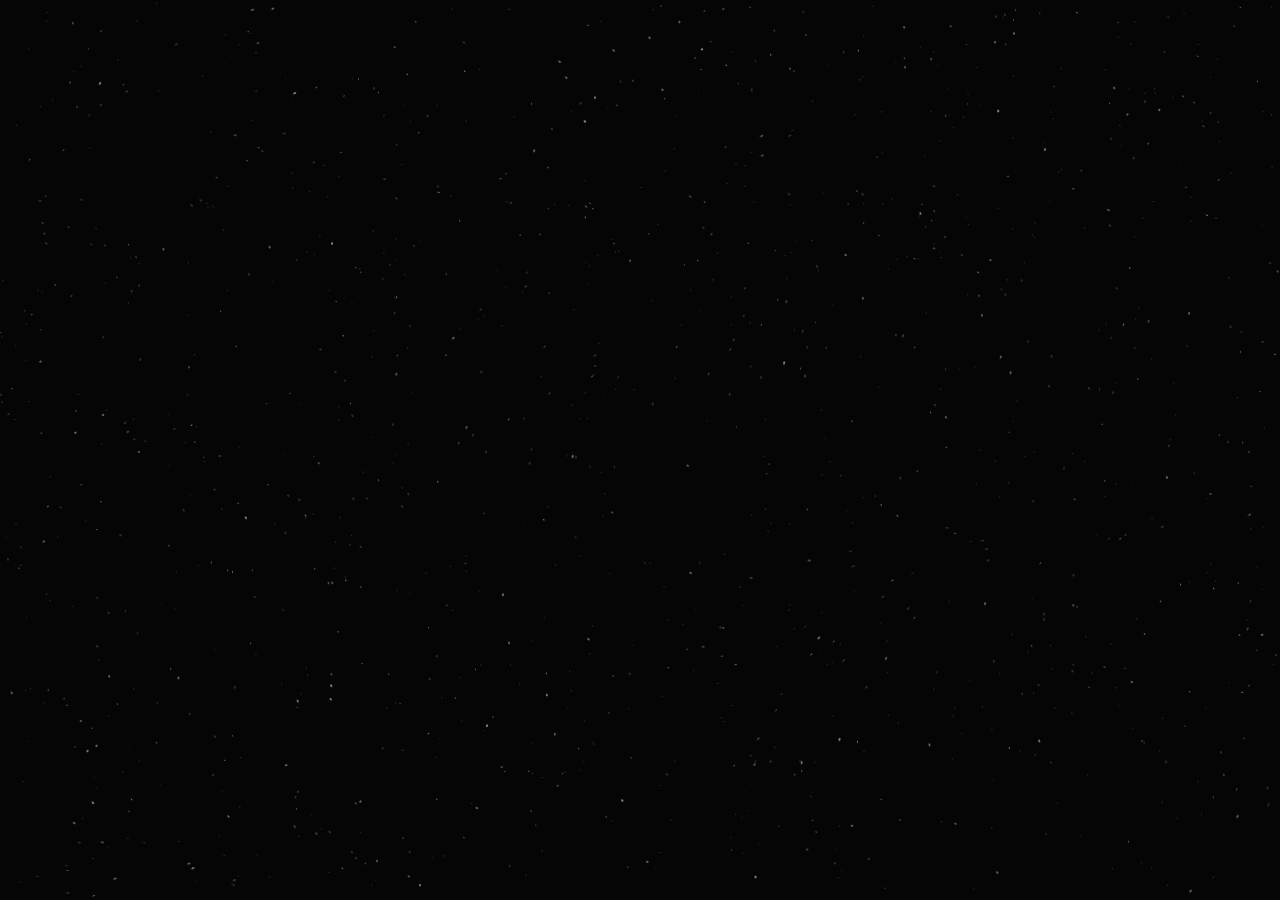
<file: versioni/v1.html>
<!doctype html>
<html lang="it">
<head>
<meta charset="utf-8">
<meta name="viewport" content="width=device-width, initial-scale=1, viewport-fit=cover">
<title>Aporia</title>
<link rel="preconnect" href="https://fonts.googleapis.com">
<link rel="preconnect" href="https://fonts.gstatic.com" crossorigin>
<link rel="stylesheet" href="https://fonts.googleapis.com/css2?family=Italiana&display=swap">
<style>
  /* un solo mondo visivo, scuro per scelta: fondo e colori sempre espliciti */
  :root {
    color-scheme: dark;
    --night: #050506;      /* nero dell'apertura, leggermente caldo */
    --dust: 244, 241, 235; /* colore della polvere (rgb) */
    --paper: #ece8e1;      /* testo della home */
    --home-bg: #070708;
  }
  html, body { height: 100%; }
  body { margin: 0; background: var(--night); color: var(--paper); overflow: hidden; }

  #home {
    position: fixed; inset: 0; display: grid; place-items: center;
    background: var(--home-bg); padding-inline: 16px;
  }
  #home h1 {
    margin: 0; font-family: "Italiana", "Didot", "Bodoni 72", "Bodoni MT", "Times New Roman", serif;
    font-weight: 400; font-size: clamp(56px, 13vw, 200px); line-height: 1;
    letter-spacing: 0.16em; margin-right: -0.16em; /* compensa lo spazio dopo l'ultima lettera */
    color: var(--paper); text-wrap: balance;
    opacity: 0; filter: blur(10px);
    cursor: default; user-select: none;
  }

  #intro { position: fixed; inset: 0; background: var(--night); overflow: hidden; }
  #intro.gone { display: none; }
  #dust { position: absolute; inset: 0; width: 100%; height: 100%; display: block; }
  #logo {
    position: absolute; left: 50%; top: 50%;
    width: min(96vw, 90vh); aspect-ratio: 1; max-width: 100%;
    transform: translate(-50%, -50%);
    opacity: 0; pointer-events: none;
  }
  #logo svg { display: block; width: 100%; height: 100%; }
</style>
</head>
<body>

<main id="home" aria-live="polite">
  <h1 id="homeTitle">Aporia</h1>
</main>

<div id="intro" role="img" aria-label="Aporia">
  <canvas id="dust" aria-hidden="true"></canvas>
  <div id="logo" aria-hidden="true">
<svg xmlns="http://www.w3.org/2000/svg" xmlns:xlink="http://www.w3.org/1999/xlink"
     viewBox="0 0 1254 1254" width="100%" height="100%" id="agoraDustLogo" focusable="false" aria-hidden="true">
  <title id="agoraTitle">Agorà — logo dust</title>
  <desc id="agoraDesc">Logo Agorà con polvere procedurale. Il disegno è una maschera:
  --ink colore o gradiente, --bg fondo (trasparente di default), --mask polarità.</desc>
  <style>
    #agoraDustLogo {
      --ink: #ffffff; --bg: transparent; --mask: url(#agoraMaskLight);
      --glow: 1; --dust: 1;
      --c1: #ff8a3d; --c2: #ff2e63; --c3: #4d5bff;
    }
    #agoraBg   { fill: var(--bg); }
    #agoraInk  { fill: var(--ink); mask: var(--mask); }
    #agoraGlowLayer { opacity: var(--glow); }
    #agoraDustyLight, #agoraDustyDark { opacity: var(--dust); }
    #agoraLight, #agoraLightDark, #agoraDragMap, #agoraEdgeLetter { mix-blend-mode: screen; }
    @media (prefers-reduced-motion: reduce) {
      #agoraBoil, #agoraDriftX, #agoraDriftY, #agoraStream, #agoraSwirl, #agoraFlow { display: none; }
    }
  </style>
  <defs>
    <linearGradient id="agoraGradient" x1="0" y1="1" x2="1" y2="0">
      <stop offset="0" stop-color="var(--c1)"/><stop offset="0.5" stop-color="var(--c2)"/><stop offset="1" stop-color="var(--c3)"/>
    </linearGradient>

    <filter id="agoraSoften" x="-15%" y="-15%" width="130%" height="130%" color-interpolation-filters="sRGB">
      <feGaussianBlur stdDeviation="4.0"/>
    </filter>
    <filter id="agoraBloom" x="-25%" y="-25%" width="150%" height="150%" color-interpolation-filters="sRGB">
      <feGaussianBlur stdDeviation="2.0"/>
    </filter>
    <!-- superficie pulita (--dust: 0): legge solo il canale della luce -->
    <filter id="agoraPlain" x="-20%" y="-20%" width="140%" height="140%" color-interpolation-filters="sRGB">
      <feColorMatrix type="matrix" values="1 0 0 0 0  1 0 0 0 0  1 0 0 0 0  0 0 0 1 0"/>
    </filter>
    <!-- inversione per la polarità scuro-su-chiaro (stessa polvere, stesse animazioni) -->
    <filter id="agoraInvert" x="-20%" y="-20%" width="140%" height="140%" color-interpolation-filters="sRGB">
      <feFlood flood-color="#000" result="black"/>
      <feComposite in="SourceGraphic" in2="black" operator="over" result="o"/>
      <feColorMatrix in="o" type="matrix" values="-1 0 0 0 1  -1 0 0 0 1  -1 0 0 0 1  0 0 0 0 1"/>
    </filter>
    <linearGradient id="agoraDragFade" gradientUnits="userSpaceOnUse" x1="0" y1="640" x2="0" y2="780">
      <stop offset="0" stop-color="#00ff00"/><stop offset="1" stop-color="#000000"/>
    </linearGradient>
    <filter id="agoraEdge" x="-10%" y="-10%" width="120%" height="120%" color-interpolation-filters="sRGB">
      <feColorMatrix in="SourceGraphic" type="matrix" values="1 0 0 0 0  1 0 0 0 0  1 0 0 0 0  0 0 0 0 1" result="shp"/>
      <feColorMatrix in="SourceGraphic" type="matrix" values="0 1 0 0 0  0 1 0 0 0  0 1 0 0 0  0 0 0 0 1" result="soft0"/>
      <feGaussianBlur in="soft0" stdDeviation="7.0" result="soft"/>
      <feGaussianBlur in="shp" stdDeviation="0.6" result="b1"/>
      <feGaussianBlur in="shp" stdDeviation="3.5" result="b2"/>
      <feGaussianBlur in="shp" stdDeviation="9.0" result="b3"/>
      <feFlood flood-color="#fff" result="b4"/>
      <feComponentTransfer in="soft" result="w1"><feFuncR type="table" tableValues="1 1 0 0 0"/><feFuncG type="table" tableValues="1 1 0 0 0"/><feFuncB type="table" tableValues="1 1 0 0 0"/></feComponentTransfer>
      <feComponentTransfer in="soft" result="w2"><feFuncR type="table" tableValues="0 0 1 0 0"/><feFuncG type="table" tableValues="0 0 1 0 0"/><feFuncB type="table" tableValues="0 0 1 0 0"/></feComponentTransfer>
      <feComponentTransfer in="soft" result="w3"><feFuncR type="table" tableValues="0 0 0 1 0"/><feFuncG type="table" tableValues="0 0 0 1 0"/><feFuncB type="table" tableValues="0 0 0 1 0"/></feComponentTransfer>
      <feComponentTransfer in="soft" result="w4"><feFuncR type="table" tableValues="0 0 0 0 1"/><feFuncG type="table" tableValues="0 0 0 0 1"/><feFuncB type="table" tableValues="0 0 0 0 1"/></feComponentTransfer>
      <feComposite in="b1" in2="w1" operator="arithmetic" k1="1" result="p1"/>
      <feComposite in="b2" in2="w2" operator="arithmetic" k1="1" result="p2"/>
      <feComposite in="b3" in2="w3" operator="arithmetic" k1="1" result="p3"/>
      <feComposite in="b4" in2="w4" operator="arithmetic" k1="1" result="p4"/>
      <feComposite in="p1" in2="p2" operator="arithmetic" k2="1" k3="1" result="q1"/>
      <feComposite in="p3" in2="p4" operator="arithmetic" k2="1" k3="1" result="q2"/>
      <feComposite in="q1" in2="q2" operator="arithmetic" k2="1" k3="1"/>
    </filter>
    <filter id="agoraEdgeShape" x="-10%" y="-10%" width="120%" height="120%" color-interpolation-filters="sRGB">
      <feColorMatrix in="SourceGraphic" type="matrix" values="1 0 0 0 0  1 0 0 0 0  1 0 0 0 0  0 0 0 0 1" result="shp"/>
      <feColorMatrix in="SourceGraphic" type="matrix" values="0 1 0 0 0  0 1 0 0 0  0 1 0 0 0  0 0 0 0 1" result="soft0"/>
      <feGaussianBlur in="soft0" stdDeviation="7.0" result="soft"/>
      <feGaussianBlur in="shp" stdDeviation="0.6" result="b1"/>
      <feGaussianBlur in="shp" stdDeviation="3.5" result="b2"/>
      <feGaussianBlur in="shp" stdDeviation="9.0" result="b3"/>
      <feGaussianBlur in="shp" stdDeviation="14.0" result="b4"/>
      <feComponentTransfer in="soft" result="w1"><feFuncR type="table" tableValues="1 1 0 0 0"/><feFuncG type="table" tableValues="1 1 0 0 0"/><feFuncB type="table" tableValues="1 1 0 0 0"/></feComponentTransfer>
      <feComponentTransfer in="soft" result="w2"><feFuncR type="table" tableValues="0 0 1 0 0"/><feFuncG type="table" tableValues="0 0 1 0 0"/><feFuncB type="table" tableValues="0 0 1 0 0"/></feComponentTransfer>
      <feComponentTransfer in="soft" result="w3"><feFuncR type="table" tableValues="0 0 0 1 0"/><feFuncG type="table" tableValues="0 0 0 1 0"/><feFuncB type="table" tableValues="0 0 0 1 0"/></feComponentTransfer>
      <feComponentTransfer in="soft" result="w4"><feFuncR type="table" tableValues="0 0 0 0 1"/><feFuncG type="table" tableValues="0 0 0 0 1"/><feFuncB type="table" tableValues="0 0 0 0 1"/></feComponentTransfer>
      <feComposite in="b1" in2="w1" operator="arithmetic" k1="1" result="p1"/>
      <feComposite in="b2" in2="w2" operator="arithmetic" k1="1" result="p2"/>
      <feComposite in="b3" in2="w3" operator="arithmetic" k1="1" result="p3"/>
      <feComposite in="b4" in2="w4" operator="arithmetic" k1="1" result="p4"/>
      <feComposite in="p1" in2="p2" operator="arithmetic" k2="1" k3="1" result="q1"/>
      <feComposite in="p3" in2="p4" operator="arithmetic" k2="1" k3="1" result="q2"/>
      <feComposite in="q1" in2="q2" operator="arithmetic" k2="1" k3="1"/>
    </filter>
    <!-- sagoma (rosso) e morbidezza del bordo (verde): netta su lati, cima e base,
         sempre più sfumata verso fiume e bandiera, senza salti -->
    <g id="agoraEdgeSource">
      <rect x="-40" y="-40" width="1334" height="1334" fill="#000"/>
      <g id="agoraEdgeSoftness">
        <path fill="#001000" d="M819.5 1128.5C805 1129.5 794.3 1129.5 782.5 1129.1C770.7 1128.7 757 1127.2 748.5 1126C740 1124.7 738.9 1124.4 731.5 1121.7C724.1 1118.9 708.8 1112 704.3 1109.5C699.8 1107 702.8 1107.8 704.5 1106.5C706.2 1105.2 712.7 1102.8 714.5 1101.5C716.2 1100.2 719.3 1104.7 714.9 1098.5C710.4 1092.3 696.5 1078.4 687.8 1064.5C679.1 1050.6 670.1 1027.4 662.5 1015.2C654.9 1003.1 648 999.2 642.1 991.5C636.3 983.8 631.3 973.9 627.5 969.1C623.7 964.3 621.8 962.9 619.5 962.8C617.2 962.7 621.2 952.4 613.5 968.6C605.8 984.7 582.6 1041.1 573.3 1059.5C563.9 1077.9 563.8 1072.6 557.5 1079.1C551.2 1085.6 549.1 1091.7 535.3 1098.5C521.4 1105.3 488.5 1115.8 474.5 1120.2C460.5 1124.7 462.2 1124.1 451.5 1125.2C440.8 1126.4 422.2 1127 410.5 1126.9C398.8 1126.7 388.7 1125.5 381.3 1124.5C374 1123.5 370.2 1122.5 366.5 1121C362.8 1119.5 361.1 1117.9 359.2 1115.5C357.2 1113.1 358 1124.5 354.7 1106.5C351.5 1088.5 341.9 1024.7 339.8 1007.5C337.8 990.3 338.4 1005 342.5 1003.5C346.6 1002 360 1000 364.5 998.7C369 997.3 369.2 1001.9 369.4 995.5C369.7 989.1 367.7 970 366 960.5C364.4 951 365.5 943.5 359.5 938.4C353.5 933.2 334.9 933.6 329.9 929.5C324.9 925.4 328.2 921 329.3 913.5C330.3 906 332.1 894.8 336 884.5C340 874.2 346.6 861.8 353 851.5C359.4 841.2 365.3 833.1 374.5 822.8C383.7 812.5 402.1 796.7 408 789.5C413.9 782.3 410 786.3 409.8 779.5C409.6 772.7 407.3 757.3 407 748.5C406.6 739.7 406.8 734.2 407.6 726.5C408.4 718.8 410 710.2 411.8 702.5C413.7 694.8 414.8 689.8 418.7 680.5C422.6 671.2 426.5 661.2 435 646.5C443.4 631.8 460.9 610.2 469.5 592.2C478.1 574.2 482.4 550.9 486.8 538.5C491.2 526.1 492.4 524.2 495.9 517.5C499.5 510.8 503.3 504.5 507.9 498.5C512.5 492.5 517.1 486.9 523.5 481.2C529.9 475.6 538.7 469 546.5 464.8C554.3 460.6 556 459 570.5 456.1C585 453.3 617.8 448.8 633.5 447.7C649.2 446.7 654.5 448.3 664.5 449.8C674.5 451.4 687.5 455.1 693.5 457C699.5 458.9 697.6 458 700.5 461.3C703.4 464.5 705.9 467.7 710.8 476.5C715.6 485.3 725.5 506.5 729.5 513.9C733.5 521.2 733 519.4 734.5 520.8C736 522.2 730.7 526.8 738.5 522.1C746.3 517.4 775 502.9 781.1 492.5C787.1 482.1 775.4 466.5 774.7 459.5C773.9 452.5 764.9 459 776.5 450.2C788.1 441.4 825.2 416.7 844.5 406.7C863.8 396.7 877.5 390.4 892.5 390C907.5 389.5 915.2 396.2 934.5 404C953.8 411.8 992 428.3 1008.5 437C1025 445.8 1026.3 449.3 1033.5 456.4C1040.7 463.5 1047.2 472 1051.9 479.5C1056.6 487 1059.4 493.2 1061.9 501.5C1064.4 509.8 1064.5 505.5 1067 529.5C1069.5 553.5 1075.4 618 1077.1 645.5C1078.8 673 1077.9 682.2 1076.9 694.5C1076 706.8 1072.7 714.3 1071.1 719.5C1069.6 724.7 1068.9 724.4 1067.5 725.9C1066.1 727.4 1074.3 727.5 1062.5 728.6C1050.7 729.6 1012.7 730.9 996.5 732.2C980.3 733.5 973.8 734.6 965.1 736.5C956.3 738.4 951.1 740 944.2 743.5C937.2 747 933.6 758.5 923.5 757.5C913.4 756.5 891.3 741 883.6 737.5C875.9 734 879 736.1 877.5 736.3C876 736.4 879.3 730.5 874.5 738.5C869.7 746.5 849.2 772.8 848.6 784.5C848 796.2 865.9 802.2 870.7 808.5C875.4 814.8 876.2 815.5 877.1 822.5C878.1 829.5 875.4 833.3 876.2 850.5C876.9 867.7 881.5 912 881.5 925.5C881.6 939 881.4 929.2 876.5 931.2C871.6 933.2 856.4 933.5 851.9 937.5C847.4 941.5 849.2 945.8 849.4 955.5C849.7 965.2 852 988.2 853.5 995.5C855 1002.8 854.6 997.8 858.5 999.3C862.4 1000.8 873.3 1003 876.9 1004.5C880.6 1006 879.6 991.7 880.5 1008.5C881.3 1025.3 883.2 1086.8 882.2 1105.5C881.2 1124.2 876.5 1117.5 874.4 1120.5C872.3 1123.5 878.9 1122.2 869.7 1123.5C860.6 1124.8 834 1127.6 819.5 1128.5ZM622.6 536.5C627.6 536.2 627.9 534.8 633.1 531.5C638.2 528.2 650.1 520.9 653.5 516.4C656.9 512 654.8 510 653.5 504.8C652.2 499.6 648.7 490.9 645.5 485.4C642.3 479.8 638.8 475.4 634.5 471.6C630.2 467.9 625 464.5 619.5 462.9C614 461.3 606.5 461.2 601.5 462.1C596.5 462.9 593.3 464.9 589.5 467.7C585.7 470.5 581.8 474 578.5 478.8C575.2 483.7 571.8 490.3 569.5 496.8C567.2 503.2 559 511.4 564.6 517.5C570.3 523.6 593.7 530.3 603.3 533.5C613 536.7 617.6 536.8 622.6 536.5ZM490.6 842.5C493.3 839.8 497.5 835.7 501.5 827.1C505.5 818.5 512.1 798.8 514.5 791C516.9 783.3 517.7 783.4 516.1 780.5C514.6 777.6 509.4 775.5 505.1 773.5C500.9 771.5 494.2 770.7 490.5 768.4C486.8 766 487.2 762 482.9 759.5C478.5 757 468.7 753.2 464.5 753.3C460.3 753.4 462.2 753.5 457.5 760.4C452.8 767.2 440.4 787 436.1 794.5C431.8 802 432.5 802.2 431.7 805.5C430.8 808.8 430.2 812.1 431 814.5C431.8 816.9 432.7 817.8 436.5 819.7C440.3 821.6 449.5 823.5 453.5 825.8C457.5 828.1 455.2 830.8 460.5 833.6C465.8 836.5 480.5 841.7 485.5 843.1C490.5 844.6 487.9 845.2 490.6 842.5Z"/>
        <path fill="#002000" d="M797.5 1125.5C786.1 1125.8 772.2 1125.7 759.5 1122.9C746.8 1120 726.6 1111.9 721.6 1108.5C716.6 1105.1 728.1 1104 729.6 1102.5C731 1101 734.9 1105.5 730.1 1099.5C725.3 1093.5 711.5 1082 700.7 1066.5C690 1051 675.4 1021 665.5 1006.2C655.6 991.4 648 986.2 641.5 977.6C635 969.1 631 960.8 626.5 955.1C622 949.4 618.2 954.8 614.4 943.5C610.6 932.2 606.5 899.8 603.5 887.1C600.5 874.5 599 873.2 596.5 867.6C594 862 593 858.7 588.5 853.5C584 848.4 581.5 844.1 569.5 836.4C557.5 828.7 525.7 813.3 516.7 807.5C507.8 801.7 515 806.3 515.7 801.5C516.4 796.7 520.3 783.3 521.1 778.5C521.9 773.7 525 775.5 520.6 772.5C516.1 769.5 500 763.9 494.5 760.5C489 757 492 754.3 487.5 751.6C483 749 474.3 742 467.5 744.5C460.7 747 451.4 763.6 446.5 766.8C441.6 769.9 440.9 765.6 438.1 763.5C435.2 761.4 431.8 757.5 429.5 754.2C427.2 750.9 425.7 747.6 424.5 743.5C423.3 739.4 422.5 734.5 422.3 729.5C422.1 724.5 422.2 719.7 423.2 713.5C424.1 707.3 425.7 699.7 427.8 692.5C430 685.3 427.3 686.6 436.1 670.5C444.9 654.4 469.1 619.3 480.5 596C491.9 572.6 498.1 544.8 504.3 530.5C510.5 516.2 512.6 515.9 517.5 510.1C522.4 504.2 528.3 499 533.5 495.4C538.7 491.7 543.3 489.9 548.5 488.4C553.7 486.9 561.6 485.9 564.5 486.6C567.4 487.3 566.8 486.8 566 492.5C565.2 498.2 560.4 514.8 559.6 520.5C558.9 526.2 554.8 523.2 561.5 526.4C568.2 529.6 589.1 536.6 600 539.5C610.8 542.4 619.8 544.4 626.5 543.9C633.2 543.4 635 540.6 640.4 536.5C645.8 532.4 657.7 530 658.7 519.5C659.6 509 645.7 481.8 646.2 473.5C646.7 465.2 655.8 469.9 661.5 469.5C667.2 469 673.2 469.2 680.5 470.7C687.8 472.1 696.2 468.3 705.5 478.1C714.8 487.8 730.3 519.8 736.5 529.1C742.7 538.3 739.7 532.7 742.5 533.5C745.3 534.3 750 534.7 753.5 533.8C757 532.9 757.5 533 763.5 528.1C769.5 523.2 786 512.9 789.3 504.5C792.6 496.1 784 483.4 783.2 477.5C782.4 471.6 772.3 479.7 784.5 469.3C796.7 459 839.2 427.2 856.5 415.3C873.8 403.4 881.8 400.9 888.5 397.8C895.2 394.6 887.3 393.7 896.5 396.4C905.7 399.1 926.3 406.7 943.5 413.9C960.7 421.2 985.6 431.9 999.5 439.9C1013.4 447.8 1018.4 453.2 1026.6 461.5C1034.9 469.8 1043.4 481 1049 489.5C1054.5 498 1057.2 504.5 1059.9 512.5C1062.6 520.5 1062.7 515.8 1065.2 537.5C1067.7 559.2 1073.5 617.5 1075 642.5C1076.4 667.5 1075.3 676.3 1074.2 687.5C1073 698.7 1069.7 704.7 1068.1 709.5C1066.4 714.3 1065.7 714.8 1064.3 716.5C1062.8 718.2 1078.3 718.2 1059.5 719.7C1040.7 721.2 973.3 723.5 951.5 725.4C929.7 727.4 936 728.5 928.7 731.5C921.4 734.5 916.4 743.3 907.5 743.3C898.6 743.4 881.7 733.6 875.5 731.7C869.3 729.8 871.8 731.2 870.5 731.7C869.2 732.2 872.7 726.2 867.8 734.5C862.9 742.8 845.3 772.8 841.2 781.5C837.2 790.2 840.6 783 843.7 786.5C846.9 790 856.9 798.5 860.2 802.5C863.5 806.5 863.4 805.8 863.5 810.5C863.6 815.2 860.8 819.8 860.7 830.5C860.7 841.2 863.1 863.5 863.3 874.5C863.4 885.5 863.3 887.8 861.6 896.5C859.9 905.2 856.4 919.8 853 926.5C849.5 933.2 843.6 931 840.9 936.5C838.2 942 835.7 947.2 836.6 959.5C837.5 971.8 844.7 986.7 846.3 1010.5C848 1034.3 849.7 1084 846.6 1102.5C843.5 1121 835.8 1117.7 827.6 1121.5C819.4 1125.3 808.9 1125.3 797.5 1125.5ZM445.5 1119.5C430.4 1122.4 428.7 1118.7 423.6 1117.5C418.6 1116.3 417.5 1114.5 415.1 1112.5C412.7 1110.5 410.5 1108.5 409.5 1105.5C408.5 1102.5 413.6 1111 409.1 1094.5C404.7 1078 386.8 1023.2 382.6 1006.5C378.4 989.8 384.9 1001.8 384.2 994.5C383.6 987.2 381.3 972.3 378.6 962.5C375.9 952.7 371.3 941.8 367.9 935.5C364.4 929.2 359.8 930.2 358 924.5C356.1 918.8 355.9 908.7 356.6 901.5C357.4 894.3 359.4 887.5 362.5 881C365.6 874.6 370.7 867.3 375.5 862.7C380.3 858.2 385.8 855.1 391.5 853.8C397.2 852.5 402.5 853.4 409.5 855.1C416.5 856.8 428 861.1 433.5 864.1C439 867.1 438.8 870.8 442.5 873C446.2 875.1 434.7 867.8 455.5 877C476.3 886.2 545.3 917.1 567.5 928.1C589.7 939.1 582.8 937.1 588.5 942.9C594.2 948.6 600.4 955.5 601.9 962.5C603.4 969.5 601.8 972.4 597.5 984.7C593.2 997 581.3 1024.9 575.9 1036.5C570.5 1048.1 569.7 1048.2 565 1054.5C560.3 1060.8 553.6 1068.3 547.5 1074.4C541.4 1080.5 534 1086.9 528.5 1091.2C523 1095.5 528.3 1095.4 514.5 1100.1C500.7 1104.9 460.6 1116.6 445.5 1119.5Z"/>
        <path fill="#003000" d="M782.5 1120.5C778.1 1120.5 769.2 1120.5 761.2 1118.5C753.2 1116.5 738.2 1111.2 734.5 1108.5C730.8 1105.8 738.4 1104 739 1102.5C739.7 1101 743.8 1105.8 738.3 1099.5C732.9 1093.2 717.2 1079.7 706.5 1064.7C695.8 1049.7 684.8 1025 674 1009.5C663.2 994 650.9 983.2 641.7 971.5C632.6 959.8 625.1 956 618.9 939.5C612.7 923 608.2 887.1 604.5 872.5C600.8 857.9 599.5 858 596.5 852.1C593.5 846.1 591.2 841.8 586.5 836.7C581.8 831.5 579.1 828.3 568.5 821.4C557.9 814.5 530.7 800.6 522.8 795.5C515 790.4 521.3 795 521.4 790.5C521.6 786 527.7 774.4 523.5 768.6C519.3 762.8 502.2 759.3 496.5 755.6C490.8 752 494 749.4 489.5 746.7C485 744 475.7 738.2 469.5 739.4C463.3 740.6 456.5 752 452.5 754C448.5 755.9 448 753.1 445.5 751.2C443 749.3 439.6 745.6 437.5 742.5C435.4 739.4 433.7 738.7 432.8 732.5C431.9 726.3 430.2 716.2 432 705.5C433.9 694.8 435 686.3 443.9 668.5C452.9 650.7 475 620.2 485.8 598.5C496.6 576.8 503.2 551.3 508.8 538.5C514.4 525.7 515.7 526.6 519.5 522C523.3 517.4 527.5 513.7 531.5 510.9C535.5 508.2 539.3 506.6 543.5 505.4C547.7 504.2 554 503.5 556.5 504C559 504.5 558.6 504.7 558.6 508.5C558.6 512.3 556.4 522.7 556.5 526.5C556.7 530.3 553.6 528.6 559.5 531.1C565.4 533.6 580.4 538.7 592.1 541.5C603.8 544.3 621.3 547.9 629.5 548C637.7 548 636.3 545.8 641.5 541.7C646.7 537.7 658.3 532.9 660.6 523.5C662.9 514.1 654.2 492.5 655.5 485.5C656.8 478.4 663.7 481.9 668.5 481.2C673.3 480.5 678.5 480.6 684.5 481.4C690.5 482.2 700.2 484.6 704.5 486C708.8 487.4 704.5 481.2 710.5 489.6C716.5 498 732.6 527.3 740.5 536.3C748.4 545.3 753.6 542.2 758.1 543.5C762.6 544.8 764.8 545 767.5 544.3C770.2 543.5 769.8 544.7 774.5 539.2C779.2 533.7 793.2 519.7 795.5 511.1C797.8 502.5 789.5 492.7 788.5 487.5C787.5 482.3 776.8 491.3 789.5 479.8C802.2 468.3 847.7 431.6 864.7 418.5C881.7 405.4 885.7 404.2 891.5 401.1C897.3 398 887.3 395.9 899.5 400C911.7 404.1 948.3 418.9 964.5 425.9C980.7 433 986.5 435.7 996.5 442.3C1006.5 448.9 1016.1 456.6 1024.7 465.5C1033.4 474.4 1042.5 486.7 1048.2 495.5C1053.9 504.3 1056.2 510 1059 518.5C1061.8 527 1062.4 526 1064.9 546.5C1067.4 567 1072.5 618.7 1073.8 641.5C1075.1 664.3 1073.9 672.8 1072.6 683.5C1071.3 694.2 1067.7 700.7 1066 705.5C1064.2 710.3 1063.4 710.9 1061.9 712.5C1060.5 714.1 1077 714.1 1057.5 715.2C1038 716.4 967.7 717.8 944.9 719.5C922 721.2 928.2 722.3 920.5 725.2C912.8 728 906.8 736 898.5 736.6C890.2 737.1 876.2 729.5 870.5 728.6C864.8 727.8 870 723 864.5 731.5C858.9 740 838.7 767.5 837.1 779.5C835.5 791.5 852.2 796 854.7 803.5C857.2 811 852.3 813 852.2 824.5C852.2 836 855 860.5 854.3 872.5C853.6 884.5 851.2 889.3 847.9 896.5C844.6 903.7 837.4 912.9 834.5 915.5C831.6 918.2 832.8 915.8 830.5 912.3C828.2 908.8 823 898.2 820.5 894.5C818 890.9 819 890.3 815.5 890.6C812 890.8 803.3 893.4 799.5 895.9C795.7 898.3 795.7 903.1 792.5 905.4C789.3 907.7 783.1 908.4 780.5 909.8C777.9 911.1 776.1 909.5 776.6 913.5C777.1 917.5 781 928 783.5 933.5C786 939.1 789.2 943.9 791.5 947C793.8 950.2 794.2 952.3 797.5 952.5C800.8 952.7 808 951.2 811.5 948.3C815 945.4 815.5 937.4 818.5 935.1C821.5 932.8 827.6 933.4 829.6 934.5C831.6 935.6 831.3 937.7 830.6 941.5C829.8 945.3 825.1 952.8 825.1 957.5C825.1 962.2 828.8 963.3 830.6 969.5C832.5 975.7 835.4 989.7 836.1 994.5C836.7 999.3 835.6 997.2 834.5 998.1C833.4 999 833 1000.3 829.5 999.8C826 999.2 816.5 995.6 813.5 995.1C810.5 994.5 812.2 978.9 811.7 996.5C811.2 1014.1 811 1082.5 810.3 1100.5C809.6 1118.5 810.6 1102.7 807.7 1104.5C804.9 1106.3 796.5 1109.2 793.2 1111.5C789.8 1113.8 789.6 1117 787.8 1118.5C786 1120 786.9 1120.5 782.5 1120.5ZM499.5 1099.5C494.1 1099.9 488.8 1117.1 477 1098.5C465.2 1079.9 440.3 1005.2 428.5 987.9C416.7 970.5 411.6 993.9 406.5 994.5C401.4 995.1 400.5 995.7 398 991.5C395.4 987.3 392.3 975.2 391.2 969.5C390.1 963.8 392.9 961 391.5 957.4C390.1 953.7 385.5 952.1 382.5 947.4C379.5 942.8 374 935.4 373.7 929.5C373.4 923.6 377.4 917.3 380.5 911.7C383.6 906.1 389.8 898.5 392.5 895.8C395.2 893.1 392.7 894.2 396.5 895.4C400.3 896.5 411 899.9 415.5 902.5C420 905.2 417.8 908.1 423.5 911.3C429.2 914.6 444 917.8 449.5 922.2C455 926.7 437.5 928.1 456.5 937.9C475.5 947.7 544.2 972.7 563.5 981C582.8 989.2 569.8 984.7 572.5 987.4C575.2 990.2 578.2 994.5 579.7 997.5C581.1 1000.5 581.7 1001.8 581.3 1005.5C581 1009.2 579.3 1014.8 577.5 1019.9C575.7 1025 573.3 1030.8 570.5 1036C567.7 1041.2 567.7 1043.1 560.5 1051.1C553.3 1059.2 536 1076.9 527.5 1084.5C519 1092.1 514.4 1094 509.7 1096.5C505 1099 504.9 1099.2 499.5 1099.5Z"/>
        <path fill="#004000" d="M670.5 991.7C658.2 996.2 667 992.6 663.5 990C660 987.4 656.5 984.8 649.5 976.1C642.5 967.3 628.5 956.2 621.2 937.5C613.9 918.8 609.6 880 605.5 864C601.4 848.1 599.7 847.9 596.5 841.7C593.3 835.5 591.2 831.8 586.5 826.7C581.8 821.7 578.3 817.8 568.5 811.3C558.7 804.7 534.7 792.2 527.5 787.4C520.3 782.6 525.7 785.8 525.5 782.5C525.4 779.2 527 770.7 526.6 767.5C526.3 764.3 528.2 766.1 523.5 763.5C518.9 760.9 503.8 755.6 498.5 752.2C493.2 748.8 495.7 745.8 491.5 743.1C487.3 740.4 477.3 736.8 473.5 735.7C469.7 734.5 471.7 734.8 468.5 736.3C465.3 737.8 458.3 744.6 454.5 744.7C450.7 744.7 447.9 739.7 445.5 736.6C443.1 733.6 441 731.9 439.8 726.5C438.6 721.1 437.1 713 438.1 704.5C439.1 696 442.5 684.7 446 675.5C449.4 666.3 451.4 662.3 458.9 649.5C466.3 636.7 481.4 616.4 490.5 598.6C499.6 580.8 506.8 555.3 513.5 542.8C520.2 530.2 526 527.3 530.5 523.3C535 519.3 537.2 519.6 540.5 518.6C543.8 517.6 548.4 517 550.5 517.1C552.6 517.3 552.4 517.1 553.1 519.5C553.7 521.9 553.5 528.9 554.5 531.5C555.4 534.1 547.5 531.8 558.5 535C569.5 538.1 607.9 547.9 620.5 550.5C633.1 553.1 630 551.7 634.1 550.5C638.3 549.3 640.8 547.4 645.5 543.3C650.2 539.1 660.2 532.5 662.6 525.5C664.9 518.5 659.8 506.6 659.4 501.5C659.1 496.4 658.7 496.5 660.5 494.7C662.3 492.8 666.8 491.3 670.5 490.4C674.2 489.5 675.7 488.3 682.5 489.2C689.3 490.1 702 487.9 711.5 496C721 504.1 731.6 529.2 739.5 537.8C747.4 546.4 753.5 545.5 758.8 547.5C764.2 549.5 768.1 550.1 771.5 549.5C774.9 548.9 774.8 549.5 779.5 543.7C784.2 537.8 797.4 522.9 799.6 514.5C801.9 506.1 794 498 793 493.5C792 489 781.7 499 793.8 487.5C805.9 476 849.1 438.5 865.8 424.5C882.6 410.5 888.5 407.2 894.2 403.5C900 399.8 897.6 402.2 900.5 402.6C903.4 403 897.2 399.9 911.5 405.9C925.8 412 969.8 430.5 986.5 439C1003.2 447.5 1003.8 450.4 1011.5 456.9C1019.2 463.5 1026.3 470.9 1032.6 478.5C1038.9 486.1 1044.7 494.3 1049.3 502.5C1053.8 510.7 1057.2 518.5 1059.8 527.5C1062.4 536.5 1062.8 535.8 1065 556.5C1067.2 577.2 1072.2 630.5 1073.2 651.5C1074.3 672.5 1072.9 673.3 1071.1 682.5C1069.3 691.7 1065.3 701.5 1062.5 706.5C1059.8 711.5 1070.2 711.1 1054.5 712.2C1038.8 713.3 988.5 712.7 968.5 713.3C948.5 714 943.8 714.6 934.5 715.9C925.2 717.2 919.7 718.6 912.5 721.3C905.3 724 898.7 731.1 891.5 732C884.3 732.8 874.2 727.4 869.5 726.7C864.8 725.9 869.5 718.9 863.6 727.5C857.6 736.1 836.5 766.5 833.8 778.5C831.2 790.5 845.8 792.7 847.8 799.5C849.8 806.3 845.7 808.5 845.7 819.5C845.7 830.5 847.9 855.7 847.7 865.5C847.6 875.3 846.4 874.4 844.9 878.5C843.3 882.6 841.1 886.9 838.5 890.3C835.9 893.6 833.3 899.6 829.5 898.8C825.7 898 821 886.7 815.5 885.5C810 884.3 800.7 889 796.5 891.5C792.3 894 793.9 897.7 790.1 900.5C786.3 903.3 776.2 906 773.4 908.5C770.6 911 772.3 910.8 773.4 915.5C774.5 920.2 779 932.1 779.9 936.5C780.7 940.9 785.6 937.3 778.5 941.7C771.4 946.1 755.5 954.7 737.5 963.1C719.5 971.4 682.8 987.2 670.5 991.7Z"/>
        <path fill="#005000" d="M662.5 981.7C659.2 983.1 659.5 981.6 656.5 979.2C653.5 976.7 650.1 974.3 644.5 967C638.9 959.7 628.8 953.2 622.6 935.5C616.5 917.8 611.5 877.4 607.5 861C603.5 844.6 601.8 844.1 598.5 837.2C595.2 830.4 592.3 825.4 587.5 819.8C582.7 814.2 579 810.3 569.5 803.6C560 797 537.3 786.2 530.5 779.9C523.7 773.5 529.7 768.7 528.9 765.5C528.1 762.3 530.2 763.6 525.5 760.9C520.8 758.2 505.8 752.8 500.5 749.3C495.2 745.9 497.7 743.1 493.5 740.3C489.3 737.4 481.3 733.1 475.5 732.5C469.7 731.9 462.7 737.4 458.5 736.9C454.3 736.4 452.7 732.3 450.5 729.4C448.3 726.5 446.3 724.6 445.2 719.5C444.1 714.4 442.9 706.5 444 698.5C445.1 690.5 448.5 680 451.9 671.5C455.3 663 457.2 659.3 464.1 647.5C471.1 635.7 484.9 616.6 493.4 600.5C502 584.4 509.5 561.6 515.5 550.6C521.5 539.6 524.3 538.3 529.5 534.6C534.7 530.9 542.3 528.2 546.5 528.6C550.7 529 550.3 534.7 554.5 537C558.7 539.3 559.8 539.7 571.6 542.5C583.4 545.3 614.7 551.9 625.5 553.7C636.3 555.4 632.8 554.3 636.5 553C640.2 551.7 642.9 550 647.5 545.7C652.1 541.5 661.4 534.7 664.1 527.5C666.8 520.3 662.2 507.4 663.8 502.5C665.3 497.6 669.9 498.9 673.5 497.9C677.1 496.8 678.8 495.5 685.5 496.2C692.2 497 704.3 495.2 713.5 502.6C722.7 509.9 732.3 532.3 740.5 540.5C748.7 548.6 756.8 549.2 762.5 551.3C768.2 553.3 771.1 553.5 774.5 552.7C777.9 551.9 778.2 552.5 782.9 546.5C787.7 540.5 799.5 522.3 802.8 516.5C806.2 510.7 803.8 514.5 802.9 511.5C802 508.5 798 501.5 797.3 498.5C796.5 495.5 785.9 505.5 798.2 493.5C810.4 481.5 854.2 441.2 870.6 426.5C887 411.8 891 409.1 896.5 405.6C902 402 900.3 404.5 903.5 405.1C906.7 405.7 902 403.3 915.5 409.1C929 415 968.7 431.7 984.5 440C1000.3 448.3 1002.7 452.1 1010.5 458.8C1018.3 465.6 1025.3 472.9 1031.5 480.5C1037.8 488.1 1043.5 496.2 1048.1 504.5C1052.8 512.8 1056.4 520.8 1059.2 530.5C1062 540.2 1062.6 542.7 1064.8 562.5C1067 582.3 1071.5 630 1072.4 649.5C1073.3 669 1072 670.4 1070.2 679.5C1068.4 688.6 1063.6 699.2 1061.5 704C1059.4 708.9 1059 707.5 1057.5 708.5C1056 709.4 1073 709 1052.5 709.6C1032 710.1 958.5 710.5 934.5 711.8C910.5 713 916.5 714.4 908.5 717.2C900.5 719.9 894.3 726.7 886.5 728.2C878.7 729.6 870.7 717.5 861.5 725.7C852.3 733.9 834.4 765.7 831.1 777.5C827.8 789.3 840.3 790.2 841.8 796.5C843.3 802.8 840.1 805.2 840.1 815.5C840.2 825.8 842.3 849.3 842.1 858.5C842 867.7 840.9 866.8 839.5 870.5C838.1 874.2 836.2 877.6 833.8 880.5C831.5 883.4 828.9 887.7 825.5 887.8C822.1 887.9 818.7 881.1 813.5 881.2C808.3 881.2 798.7 885.4 794.5 887.9C790.3 890.5 792.4 893.8 788.5 896.5C784.6 899.3 774 900 771.2 904.5C768.4 909 772 919.7 771.7 923.5C771.4 927.3 785.4 919.4 769.5 927.2C753.6 935 694.3 961.2 676.5 970.3C658.7 979.4 665.8 980.2 662.5 981.7Z"/>
        <path fill="#006000" d="M658.5 973.9C655 976.3 656 974.4 653.5 972.6C651 970.8 648.4 969.3 643.5 962.9C638.6 956.6 630 952.3 624.2 934.5C618.3 916.7 612.6 873 608.5 855.9C604.4 838.8 602.8 838.8 599.5 831.8C596.2 824.8 593.3 819.6 588.5 813.7C583.7 807.9 579.7 803.6 570.5 796.9C561.3 790.2 540.1 779.4 533.5 773.6C526.9 767.9 531.8 765 530.8 762.5C529.8 760 532.4 761.3 527.5 758.6C522.6 755.9 507.2 750 501.5 746.3C495.8 742.6 497.9 739.4 493.4 736.5C488.9 733.6 479.6 729.7 474.5 728.7C469.4 727.6 466.5 732.5 462.5 730.2C458.5 727.8 452.7 720.4 450.5 714.4C448.3 708.5 448.2 702 449.2 694.5C450.2 687 448.8 684.8 456.6 669.5C464.3 654.2 485.9 620.8 495.9 602.5C505.9 584.2 510.9 569.1 516.5 559.4C522.1 549.8 524.7 548.1 529.5 544.6C534.3 541.2 529.3 536.8 545.5 538.7C561.7 540.6 611 553.2 626.5 555.9C642 558.7 634.7 556.7 638.5 555.4C642.3 554 645 552.2 649.5 547.8C654 543.5 662.7 535.7 665.5 529.3C668.3 522.9 664.8 513.5 666.5 509.4C668.2 505.2 672.5 505.6 676 504.5C679.5 503.4 680.9 501.9 687.5 502.6C694.1 503.3 706.7 502.1 715.5 508.6C724.3 515.2 732.5 534.5 740.5 542C748.5 549.5 757.3 551.3 763.5 553.5C769.7 555.7 773.8 555.9 777.5 555.1C781.2 554.3 781.3 554.6 785.9 548.5C790.6 542.4 802.1 524.3 805.4 518.5C808.7 512.7 806.5 516.2 805.8 513.5C805.2 510.8 802 505 801.5 502.5C800.9 500 786.3 514.4 802.5 498.6C818.7 482.7 881.3 422.7 898.5 407.5C915.7 392.3 902 406.4 905.5 407.2C909 408 906.3 406.3 919.5 412.1C932.7 417.9 969.5 433.8 984.5 441.8C999.5 449.8 1001.8 453.4 1009.5 460.2C1017.2 467 1024.5 474.6 1031 482.5C1037.4 490.4 1043.3 499 1048 507.5C1052.6 516 1056 523.2 1058.8 533.5C1061.7 543.8 1062.8 550.3 1064.9 569.5C1067.1 588.7 1071 630.3 1071.7 648.5C1072.4 666.7 1071.1 669.6 1069.2 678.5C1067.3 687.4 1063.3 697.4 1060.5 702.2C1057.7 706.9 1074.5 706 1052.5 707.1C1030.5 708.3 953.3 707.7 928.5 708.8C903.7 710 911.3 711.4 903.5 714C895.7 716.7 888.8 723.2 881.5 724.9C874.2 726.6 868.3 715.6 859.5 724.2C850.7 732.8 832.4 765.1 828.6 776.5C824.7 787.9 835.3 786.5 836.4 792.5C837.5 798.5 834.9 803.7 835.1 812.5C835.2 821.3 837.2 837.5 837.2 845.5C837.3 853.5 836.8 856.1 835.5 860.6C834.2 865.1 831.5 869.4 829.4 872.5C827.2 875.6 825.3 878.1 822.5 878.9C819.7 879.7 817.3 876.5 812.5 877.4C807.7 878.3 797.8 881.6 793.5 884.3C789.2 887 790.6 890.6 786.5 893.4C782.4 896.3 772 898.2 768.6 901.5C765.2 904.8 767.1 911 766.2 913.5C765.4 916 778.8 909.3 763.5 916.8C748.2 924.2 692 948.6 674.5 958.1C657 967.6 662 971.5 658.5 973.9Z"/>
        <path fill="#007000" d="M654.5 967.6C652.2 969.4 651.5 967.3 649.5 965.9C647.5 964.5 646.4 964.4 642.5 959.1C638.6 953.9 631.4 952.3 625.9 934.5C620.5 916.7 614.1 870.4 609.8 852.5C605.6 834.6 603.9 834.2 600.5 826.8C597.1 819.5 594.3 814.3 589.5 808.3C584.7 802.2 580.3 797.5 571.5 790.8C562.7 784.1 543.5 773.8 536.5 768.1C529.5 762.4 535.2 760.7 529.5 756.6C523.8 752.5 508.3 747.2 502.5 743.4C496.7 739.6 498.8 736.6 494.5 733.7C490.2 730.8 481.2 727.4 476.5 725.8C471.8 724.2 470 726.8 466.5 724.1C463 721.4 457.5 715.1 455.5 709.5C453.4 703.9 453.1 697.7 454.1 690.5C455.1 683.3 450.8 687 461.4 666.5C472 646 506.3 586.2 517.5 567.6C528.7 549 523 559.1 528.5 555.1C534 551.1 533.7 543.1 550.5 543.7C567.3 544.2 614.5 556.1 629.5 558.4C644.5 560.7 637 558.8 640.5 557.5C644 556.2 646.4 554.8 650.7 550.5C655.1 546.2 663.4 537.4 666.5 531.5C669.6 525.6 667.5 518.7 669.5 515.2C671.5 511.7 675.2 511.7 678.5 510.6C681.8 509.5 683.2 508 689.5 508.6C695.8 509.1 708 508.1 716.5 513.9C725 519.7 732.5 536.4 740.5 543.4C748.5 550.3 758 553.2 764.5 555.5C771 557.9 775.5 558.2 779.5 557.3C783.5 556.5 783.7 556.6 788.4 550.5C793.1 544.4 804.5 528.3 807.5 520.5C810.6 512.7 791.4 521.9 806.7 503.5C822.1 485.1 883 425.6 899.5 409.8C916 394 902.3 408.3 905.5 408.8C908.7 409.3 905.5 407.3 918.5 412.9C931.5 418.6 968.5 434.7 983.5 442.7C998.5 450.8 1000.8 454.5 1008.5 461.3C1016.2 468.1 1023.5 475.6 1029.9 483.5C1036.3 491.4 1042.3 500 1047 508.5C1051.7 517 1055.1 523.8 1058 534.5C1061 545.2 1062.5 553.7 1064.7 572.5C1066.8 591.3 1070.4 630.3 1071 647.5C1071.7 664.7 1070.6 666.7 1068.7 675.5C1066.8 684.3 1062.5 695.6 1059.6 700.5C1056.8 705.4 1074.2 704 1051.5 705C1028.8 705.9 949 705 923.5 706C898 707.1 906.3 708.6 898.5 711.3C890.7 714 883.3 720.2 876.5 722.1C869.7 723.9 866.3 713.6 857.9 722.5C849.6 731.4 830.7 764.3 826.2 775.5C821.8 786.7 830.3 778.3 831.3 789.5C832.3 800.7 832.4 831.5 832.2 842.5C832 853.5 831.6 851.6 830.3 855.5C829 859.4 826.6 863.2 824.5 866C822.4 868.7 823 869.5 817.5 872.1C812 874.6 796.8 878.4 791.5 881.3C786.2 884.3 789.5 887.1 785.5 889.7C781.5 892.4 772.2 894.1 767.5 897.3C762.8 900.5 773.5 900.2 757.5 908.8C741.5 917.3 687.2 940.9 671.5 948.7C655.8 956.5 665.8 952.4 663 955.5C660.2 958.6 656.8 965.9 654.5 967.6Z"/>
        <path fill="#008000" d="M651.5 961.8C648.5 963 645.6 960.3 641.5 955.5C637.4 950.8 632.2 951 627.2 933.5C622.2 916 615.7 869.1 611.5 850.6C607.3 832.1 605.2 830.4 601.7 822.5C598.2 814.6 595 809 590.5 803C586 797 583 793.2 574.5 786.5C566 779.8 546.7 768.2 539.5 762.9C532.3 757.6 537.5 758.3 531.5 754.6C525.5 750.9 509.3 744.5 503.5 740.6C497.7 736.8 501.8 735 496.5 731.4C491.2 727.9 477.5 723.8 471.5 719.3C465.5 714.8 462.4 710 460.3 704.5C458.2 699 458 693.3 459 686.5C460 679.7 456.6 681.6 466.2 663.5C475.8 645.4 506.4 594.4 516.5 578.1C526.6 561.9 522.5 569.4 526.5 566.1C530.5 562.9 537.1 561.4 540.5 558.6C543.9 555.9 545.3 551.4 547.1 549.5C549 547.6 545.3 546.5 551.5 547.1C557.7 547.8 574.7 551.9 584.5 553.2C594.3 554.6 602.7 554 610.5 555.2C618.3 556.5 626.2 559.9 631.5 560.7C636.8 561.4 639.3 560.6 642.5 559.6C645.7 558.6 647.7 557.1 650.5 554.5C653.3 552 656.3 548.3 659.5 544.3C662.7 540.3 667.3 534.5 669.5 530.5C671.7 526.5 669.4 523.2 672.9 520.5C676.4 517.8 685.4 515.3 690.5 514.4C695.6 513.6 698.7 514.5 703.5 515.5C708.3 516.4 713.2 515.2 719.5 520.2C725.8 525.2 733.8 539.1 741.5 545.3C749.2 551.5 759.2 555.2 765.9 557.5C772.5 559.8 777.4 560.1 781.5 559.3C785.6 558.5 785.8 558.8 790.5 552.6C795.2 546.5 805.9 530 809.4 522.5C812.9 515 796.2 525.9 811.5 507.4C826.8 488.9 885.3 427.6 901.5 411.5C917.7 395.4 904.8 410.1 908.5 410.8C912.2 411.6 911 410.4 923.5 416C936 421.5 969.3 436.3 983.5 444.1C997.7 451.9 1000.8 456 1008.5 462.9C1016.2 469.8 1023.5 477.6 1029.9 485.5C1036.3 493.4 1042.1 502 1046.8 510.5C1051.4 519 1054.8 526.2 1057.6 536.5C1060.5 546.8 1061.9 554.3 1064.1 572.5C1066.2 590.7 1069.7 628.5 1070.4 645.5C1071 662.5 1069.8 665.8 1068 674.5C1066.1 683.2 1062.2 693.2 1059.5 698C1056.8 702.7 1075 701.9 1051.5 702.8C1028 703.7 944.7 702.4 918.5 703.3C892.3 704.3 902 705.8 894.1 708.5C886.3 711.2 877.8 717.4 871.5 719.4C865.2 721.5 864.4 711.7 856.5 720.8C848.6 730 829 763.6 824 774.5C819 785.4 825.9 775.8 826.4 786.5C826.9 797.2 827.4 827.8 827.2 838.5C827 849.2 826.3 846.9 825.1 850.5C823.8 854.1 822.1 856.7 819.5 860C816.9 863.2 814.5 866.9 809.5 869.9C804.5 873 794 875.3 789.5 878.2C785 881.1 802.7 876.8 782.5 887.2C762.3 897.5 689 930.3 668.5 940.5C648 950.6 662.3 944.6 659.5 948.2C656.7 951.7 654.5 960.6 651.5 961.8Z"/>
        <path fill="#008f00" d="M648.5 956.5C645.7 958.2 642.8 954.6 639.5 950.8C636.2 947 633.2 950.9 628.8 933.5C624.3 916.1 616.9 865.7 612.6 846.5C608.3 827.3 606.5 826.6 603 818.5C599.4 810.4 595.4 803.5 591.5 797.8C587.6 792.1 584.3 788.8 579.5 784.3C574.7 779.8 572.5 777.6 562.5 771C552.5 764.3 529 749.7 519.5 744.3C510 738.9 509 741.1 505.5 738.6C502 736.1 502.7 732.4 498.5 729.3C494.3 726.3 485.9 725.5 480.3 720.5C474.7 715.5 467.8 705.8 465.1 699.5C462.4 693.2 463 688.8 463.9 682.5C464.8 676.2 462.2 676.8 470.5 661.5C478.8 646.2 504.2 604.9 513.5 590.5C522.8 576.1 521.8 578.9 526.5 575C531.2 571.2 537.5 571.5 541.5 567.5C545.5 563.4 539.2 552.7 550.5 550.9C561.8 549.1 596 554.7 609.5 556.7C623 558.6 626.2 561.6 631.5 562.6C636.8 563.6 637.7 564 641.5 562.6C645.3 561.2 648.8 560.6 654.5 554.5C660.2 548.4 669.3 531.7 675.5 526C681.7 520.3 686.8 521.2 691.5 520.4C696.2 519.6 698.7 520.1 703.5 521C708.3 521.8 714.8 521.8 720.5 525.6C726.2 529.4 732.2 539.1 737.5 543.6C742.8 548.1 746.8 549.9 752.5 552.7C758.2 555.6 766 559.4 771.5 560.7C777 562 781.4 562.4 785.5 560.5C789.6 558.6 791.6 555.8 796.1 549.5C800.5 543.2 809 528.8 812.4 522.5C815.7 516.2 802.2 528.5 816.1 511.5C830 494.5 881.1 437 896 420.5C910.8 404 901.9 413.6 905.2 412.5C908.5 411.4 909.1 412 915.5 414.1C921.9 416.2 932.2 420 943.5 425.2C954.8 430.4 972.7 438.8 983.5 445.4C994.3 451.9 1000.7 457.4 1008.5 464.5C1016.3 471.5 1023.8 479.7 1030.1 487.5C1036.3 495.3 1041.6 503.2 1046.1 511.5C1050.6 519.8 1054.1 527.2 1057 537.5C1059.9 547.8 1061.5 555.7 1063.6 573.5C1065.7 591.3 1069.2 627.8 1069.8 644.5C1070.4 661.2 1069.1 664.8 1067.2 673.5C1065.4 682.2 1061.4 692 1058.8 696.5C1056.1 701 1075.5 700.1 1051.5 700.7C1027.5 701.4 941.2 699.8 914.5 700.6C887.8 701.3 899.3 702.5 891.5 705.2C883.7 707.9 873.7 714.2 867.5 716.6C861.3 719 862.2 709.8 854.5 719.5C846.8 729.1 826.8 754.7 821.3 774.5C815.8 794.3 822 826.2 821.6 838.5C821.1 850.8 820.8 843.7 818.5 848.2C816.2 852.7 812.9 861.1 807.8 865.5C802.6 869.9 792 871.5 787.5 874.5C783 877.4 786.3 880.4 780.5 883.3C774.7 886.2 771.3 883.9 752.5 891.9C733.7 900 683.5 923.4 667.5 931.6C651.5 939.7 659.7 936.7 656.5 940.8C653.3 945 651.3 954.9 648.5 956.5Z"/>
        <path fill="#009f00" d="M644.5 951.7C641.8 953.7 639.8 948.9 637.5 945.9C635.2 942.8 634.3 950.4 630.4 933.5C626.5 916.6 618.5 864.2 614.3 844.5C610 824.8 608.2 823.9 604.7 815.5C601.3 807.1 597.9 800.4 593.5 794C589.1 787.5 584.8 782.5 578.5 776.8C572.2 771 561 763.2 555.5 759.2C550 755.2 548.8 754.2 545.5 752.8C542.2 751.3 541.8 753.2 535.5 750.5C529.2 747.7 513.5 740.3 507.5 736.3C501.5 732.4 503.6 729.5 499.5 726.5C495.4 723.6 487.7 723.6 482.9 718.5C478.1 713.4 472.9 701.8 470.5 695.7C468.1 689.5 468.1 687 468.7 681.5C469.2 676 471 669.2 473.7 662.5C476.3 655.8 479.2 650.1 484.5 641.2C489.8 632.2 499 617.9 505.5 608.7C512 599.5 517.2 591.2 523.5 585.8C529.8 580.3 539 581.2 543.5 576C548 570.8 539.5 557.7 550.5 554.7C561.5 551.8 596 556.7 609.5 558.3C623 560 626 563.5 631.5 564.6C637 565.7 638.5 566.2 642.5 565C646.5 563.8 650.2 563.2 655.5 557.6C660.8 551.9 668.5 536.4 674.5 531.3C680.5 526.2 686.3 527.4 691.5 526.7C696.7 526 700 526.1 705.5 527.1C711 528 718.8 529.3 724.5 532.6C730.2 535.8 732.5 541.8 739.7 546.5C746.8 551.2 760.9 558.1 767.5 560.9C774.1 563.7 776 563.4 779.5 563.5C783 563.7 785.7 563.4 788.5 561.9C791.3 560.4 791.2 561.8 796.2 554.5C801.2 547.2 800.1 541.2 818.5 517.9C836.9 494.5 890.2 431.5 906.6 414.5C922.9 397.5 910.3 413.6 916.5 415.6C922.7 417.5 932.2 420.8 943.5 426.1C954.8 431.4 973.7 440.6 984.5 447.2C995.3 453.9 1000.9 458.8 1008.5 465.9C1016.1 472.9 1024.1 481.6 1030.3 489.5C1036.6 497.4 1041.6 505.2 1046 513.5C1050.4 521.8 1053.8 528.9 1056.7 539.5C1059.7 550.1 1061.4 560.1 1063.5 577.4C1065.6 594.7 1068.6 627.8 1069.2 643.5C1069.7 659.2 1068.6 663 1066.8 671.5C1065 680 1061.2 689.9 1058.5 694.4C1055.8 699 1069.5 698.3 1050.5 698.6C1031.5 699 967.8 696.6 944.5 696.4C921.2 696.2 920.5 696.6 910.5 697.7C900.5 698.9 894 700 884.5 703.3C875 706.5 864.6 705.2 853.5 717.2C842.4 729.3 824.1 762.8 817.8 775.5C811.5 788.2 815.9 784 815.6 793.5C815.4 803 818.1 821.2 816.3 832.5C814.4 843.8 809.6 855.1 804.5 861.2C799.4 867.3 790 866.4 785.5 869.3C781 872.2 781.7 876 777.5 878.5C773.3 881 765.3 883.4 760.5 884.5C755.7 885.5 764.3 878.3 748.5 884.8C732.7 891.3 681.3 915.4 665.5 923.5C649.7 931.6 657.1 928.8 653.6 933.5C650.1 938.2 647.2 949.6 644.5 951.7Z"/>
        <path fill="#00af00" d="M642.5 945.9C640.4 948.7 639.2 945 637.5 942.9C635.8 940.8 636 950.7 632.3 933.5C628.6 916.3 619.8 860.2 615.3 839.5C610.8 818.8 609.1 818.3 605.4 809.5C601.8 800.7 598.2 793.7 593.5 786.9C588.8 780.1 584.5 775.1 577.5 768.8C570.5 762.5 558.3 752.6 551.5 749.1C544.7 745.6 543.7 750.3 536.5 747.7C529.3 745.1 514.4 737.4 508.6 733.5C502.8 729.6 505.8 727.7 501.5 724.4C497.2 721 486.3 717.3 483 713.5C479.8 709.7 483.6 706.1 482.2 701.5C480.7 696.9 475.7 691 474.5 686C473.3 681 473.4 677.8 475 671.5C476.5 665.2 479.1 657.6 483.9 648.5C488.7 639.4 496.7 626.3 503.5 617C510.3 607.7 517.3 597.9 524.5 592.5C531.7 587.1 542.9 588.8 546.7 584.5C550.6 580.2 546.9 570.8 547.7 566.5C548.5 562.2 545.5 559.4 551.5 558.6C557.5 557.7 573.8 560.9 583.5 561.2C593.2 561.4 601.2 559.1 609.5 560.1C617.8 561.1 627.5 565.9 633.5 567.1C639.5 568.2 641.6 568.2 645.5 567.1C649.4 566 652 565.9 656.9 560.5C661.7 555.1 670.7 539.4 674.5 534.6C678.3 529.8 674.8 532.2 679.5 531.9C684.2 531.6 696.2 532 702.5 532.7C708.8 533.3 713 534.7 717.5 535.9C722 537.1 725 537.5 729.5 540C734 542.5 738.3 547.1 744.5 550.7C750.7 554.4 760.5 559.5 766.5 561.9C772.5 564.4 776.5 565.1 780.5 565.4C784.5 565.7 787.5 565.3 790.5 563.9C793.5 562.4 793.9 563.1 798.4 556.5C802.9 549.9 812.6 531 817.5 524.5C822.4 518 824.1 521 827.9 517.5C831.8 514 827.1 520.4 840.5 503.5C853.9 486.7 895.5 430.8 908.5 416.5C921.6 402.2 912.5 415.5 918.9 417.5C925.3 419.5 935.6 423 947 428.5C958.4 434 976.9 443.7 987.5 450.5C998.1 457.2 1003.2 462.1 1010.5 469.1C1017.8 476.1 1025.4 484.6 1031.4 492.5C1037.4 500.4 1042.3 508.3 1046.5 516.5C1050.7 524.7 1053.7 530.5 1056.5 541.5C1059.3 552.5 1061.5 565.7 1063.5 582.3C1065.5 599 1068.1 627 1068.5 641.5C1069 656 1068 661.1 1066.3 669.5C1064.7 677.9 1061.1 687.5 1058.5 691.9C1055.9 696.4 1070.2 696.2 1050.5 696.4C1030.8 696.7 964.5 693.8 940.5 693.5C916.5 693.2 916.7 693.5 906.5 694.7C896.3 695.8 888.3 697.3 879.5 700.5C870.6 703.7 864.8 700.8 853.5 713.6C842.2 726.5 818.9 758.7 811.7 777.5C804.6 796.3 812.4 813.7 810.6 826.5C808.8 839.3 805.5 848.6 800.9 854.5C796.2 860.4 786.9 859.3 782.5 862.1C778.1 864.8 778.7 868.6 774.5 871.1C770.3 873.5 762.5 875.9 757.5 877C752.5 878 760.3 871 744.5 877.5C728.7 884 678.2 907.8 662.5 915.9C646.8 924.1 653.6 921.5 650.3 926.5C646.9 931.5 644.6 943.2 642.5 945.9Z"/>
        <path fill="#00bf00" d="M638.5 937.8C636.4 939.7 638.4 948.1 634.5 930C630.6 912 620 850.9 615.2 829.5C610.4 808.1 609.1 809.7 605.6 801.5C602.2 793.3 599 787.1 594.5 780.6C590 774 585.2 768.4 578.5 762.1C571.8 755.9 561.5 746.1 554.5 743.2C547.5 740.2 544 746.5 536.5 744.4C529 742.3 515.2 734.2 509.5 730.3C503.8 726.4 506.5 724.3 502.5 721.2C498.5 718 488.3 715.8 485.7 711.5C483.1 707.2 487.8 700.6 486.9 695.5C486 690.4 481.5 686 480.5 681.1C479.5 676.3 479.6 672.5 481.1 666.5C482.6 660.5 485.3 653.3 489.5 645.3C493.7 637.3 500.3 626.3 506.5 618.5C512.7 610.7 518.8 602.8 526.5 598.5C534.2 594.1 548.7 596.8 552.5 592.3C556.3 587.8 549.1 576.4 549.1 571.5C549.1 566.6 547.3 564.2 552.5 563C557.7 561.9 571 565 580.5 564.8C590 564.6 600.5 561.2 609.5 562C618.5 562.8 628.2 568.2 634.5 569.5C640.8 570.8 643.3 570.8 647.5 569.7C651.7 568.5 654.9 567.9 659.5 562.5C664.2 557.1 672 542 675.5 537.3C679 532.5 676.3 534.2 680.5 534C684.7 533.8 692.3 534.5 700.5 536C708.7 537.5 720.3 539 729.5 542.7C738.7 546.4 748.2 554.5 755.5 558.3C762.8 562.2 768.7 564.3 773.5 565.8C778.3 567.3 781.2 567.5 784.5 567.4C787.8 567.4 790.7 567.2 793.5 565.5C796.3 563.8 797.1 564 801.5 557.5C805.9 551 814.3 532.5 819.6 526.5C825 520.5 829.2 524.6 833.5 521.5C837.9 518.4 833.7 523.9 845.5 507.9C857.3 491.9 893.3 440.4 904.3 425.5C915.3 410.6 908.6 419.4 911.5 418.4C914.4 417.4 914.8 417.4 921.5 419.6C928.2 421.7 940 425.7 951.7 431.5C963.4 437.3 981.2 447.5 991.5 454.5C1001.8 461.5 1006.6 466.5 1013.6 473.5C1020.5 480.5 1027.4 488.7 1033.1 496.5C1038.8 504.3 1043.6 512.5 1047.5 520.5C1051.4 528.6 1053.8 533.5 1056.5 544.6C1059.2 555.8 1061.6 571.2 1063.5 587.5C1065.4 603.8 1067.5 628.9 1067.9 642.5C1068.2 656.1 1067.2 661.2 1065.5 669.3C1063.8 677.3 1060 686.7 1057.5 690.8C1055 694.9 1075.3 694 1050.5 694C1025.7 694 936.8 690.5 908.5 690.8C880.2 691 889 693 880.5 695.4C872 697.8 862.7 702.6 857.5 705.2C852.3 707.9 856.4 701.1 849.5 711.5C842.6 721.8 823.4 757 816.1 767.5C808.9 778 808 766 806.1 774.5C804.2 783 805.8 806.5 804.5 818.5C803.3 830.5 802.5 840.5 798.3 846.5C794.2 852.5 784 851.7 779.5 854.5C775 857.4 776 860.9 771.5 863.4C767 866 757.7 868.9 752.5 870C747.3 871 756 863.5 740.5 869.8C725 876.1 675.1 899.9 659.5 908C643.9 916.1 650.5 913.5 647 918.5C643.5 923.5 640.6 935.8 638.5 937.8Z"/>
        <path fill="#00cf00" d="M638.5 912.5C634.5 913.2 637.7 919.3 633.5 902.5C629.3 885.7 618.1 830.7 613.1 811.5C608.1 792.3 607.1 794.6 603.6 787.5C600.2 780.4 596.7 774.6 592.5 768.9C588.3 763.3 584.2 758.8 578.5 753.4C572.8 748.1 565.2 739.1 558.5 737.1C551.8 735.1 546.3 743.3 538.5 741.7C530.7 740 517.2 731.2 511.5 727.3C505.8 723.4 508.4 721.5 504.5 718.4C500.6 715.3 490.1 713.5 488.1 708.5C486.1 703.5 492.6 694.2 492.5 688.5C492.3 682.8 487.9 679 487.2 674.5C486.4 670 486.5 666.8 487.9 661.5C489.3 656.2 492 649.2 495.6 642.5C499.1 635.8 505.5 626.4 509.5 621C513.5 615.7 516.2 613.2 519.5 610.4C522.8 607.7 522.7 606.1 529.5 604.5C536.3 602.8 556.6 604.8 560.3 600.5C564 596.2 553 583.8 551.8 578.5C550.7 573.2 549.1 569.9 553.5 568.4C557.9 566.9 569.2 570.2 578.5 569.5C587.8 568.8 599.8 563.7 609.5 564.2C619.2 564.7 629.7 571.1 636.5 572.5C643.3 573.9 646.1 573.7 650.5 572.4C654.9 571 658.2 570.1 662.7 564.5C667.3 558.9 674.7 543.3 678 538.5C681.3 533.7 673.9 534.9 682.5 535.9C691.1 536.9 717 540.5 729.5 544.7C742 548.8 750 557.1 757.5 560.9C765 564.8 769.7 566.4 774.5 567.8C779.3 569.3 782.9 569.7 786.5 569.7C790.1 569.6 793.4 569.2 796.4 567.5C799.4 565.8 800 566.1 804.4 559.5C808.7 552.9 816.6 533.7 822.5 528.1C828.4 522.5 835.7 527.1 839.5 525.8C843.3 524.5 837.2 531.1 845.1 520.5C853 509.9 876.3 478 886.8 462.5C897.3 447 903.4 434.4 908 427.5C912.6 420.6 911.4 421.7 914.5 420.8C917.6 420 919.6 420.2 926.5 422.5C933.5 424.8 944.4 428.3 956 434.5C967.7 440.7 986.2 452.1 996.5 459.5C1006.7 466.9 1011 472 1017.5 479.1C1024 486.1 1030.3 494.1 1035.5 501.7C1040.7 509.4 1045 517.3 1048.5 525C1052 532.7 1054 536.6 1056.5 548C1059 559.5 1061.7 577.9 1063.5 593.5C1065.3 609.1 1067 628.8 1067.1 641.5C1067.3 654.2 1066.1 661.7 1064.5 669.5C1062.9 677.3 1059.8 684.4 1057.5 688C1055.2 691.6 1075.8 691.4 1050.5 691.2C1025.2 691 934.3 686.8 905.5 686.8C876.7 686.7 886 688.8 877.5 691C869 693.2 859.8 697.5 854.5 700.1C849.2 702.7 847.4 703.6 845.5 706.5C843.6 709.4 848.4 707.7 843.2 717.5C837.9 727.3 821.2 756.5 813.9 765.5C806.6 774.5 802.2 759.8 799.4 771.5C796.6 783.2 798 823.8 797.3 835.5C796.6 847.2 798.5 839.3 795 841.5C791.5 843.7 780.8 846.3 776.5 848.9C772.2 851.6 773.2 855 769 857.5C764.8 860 757.2 862.9 751.5 863.7C745.8 864.5 750.2 856.3 734.5 862.1C718.8 867.9 673.5 890.2 657.5 898.6C641.5 907 642.5 911.9 638.5 912.5Z"/>
        <path fill="#00df00" d="M644.5 892.6C629.3 899.5 641 893.7 639.5 892.9C638 892.1 639.9 903.6 635.5 887.8C631.1 872.1 618.6 817.4 613.1 798.5C607.7 779.6 606.7 781.7 602.9 774.5C599.1 767.3 596.9 762.9 590.3 755.5C583.7 748.1 568.6 734.5 563.5 730.2C558.4 726 562.5 728.7 559.5 730C556.5 731.3 548.7 736.7 545.5 738.1C542.3 739.5 545.9 740.7 540.5 738.3C535.1 735.9 519.1 727.5 513.3 723.5C507.5 719.5 509.1 716.9 505.5 714.1C501.9 711.2 493.8 708.7 491.5 706.2C489.2 703.8 490.4 703.8 491.8 699.5C493.1 695.2 499 685.8 499.6 680.5C500.2 675.2 496 671.7 495.4 667.5C494.9 663.3 495.2 660 496.4 655.5C497.5 651 499.7 645.5 502.4 640.5C505.1 635.5 509.1 629.5 512.4 625.5C515.6 621.5 518.6 618.8 521.9 616.5C525.3 614.2 523.8 612.9 532.5 611.7C541.2 610.5 569.9 613.5 574.1 609.5C578.3 605.5 560.7 592.6 557.5 587.6C554.3 582.6 555 581.5 554.6 579.5C554.3 577.5 551.4 576.2 555.5 575.4C559.6 574.6 570.5 576.1 579.5 574.6C588.5 573.2 599.7 566.7 609.5 567C619.3 567.2 631.2 574.6 638.5 576.1C645.8 577.5 648.8 577.2 653.5 575.7C658.2 574.2 662 572.9 666.5 567C671 561.1 677.7 545.3 680.7 540.5C683.7 535.7 676.4 537 684.5 538C692.6 539 717.3 542.3 729.5 546.4C741.7 550.6 749.8 558.9 757.5 562.8C765.2 566.8 770.2 568.6 775.5 570.2C780.8 571.8 785.5 572.3 789.5 572.2C793.5 572.2 796.5 571.6 799.5 570C802.5 568.4 803 569.1 807.3 562.5C811.6 555.9 821.6 536 825.5 530.3C829.4 524.7 827 528.7 830.5 528.7C834 528.8 843 530.7 846.5 530.5C850 530.3 844.1 537.6 851.5 527.5C858.9 517.3 880.8 485.7 890.9 469.5C901.1 453.3 907.8 438.1 912.5 430.4C917.2 422.7 916.1 424.3 919.2 423.5C922.3 422.7 924.3 423.2 931.1 425.5C937.9 427.8 948.7 431.3 959.9 437.5C971.1 443.7 988.7 455.1 998.4 462.5C1008.2 469.9 1012.3 475 1018.5 481.8C1024.7 488.7 1030.7 496.4 1035.5 503.7C1040.3 511 1044.2 518 1047.5 525.4C1050.8 532.7 1053 537 1055.5 548.1C1058 559.1 1060.7 576.4 1062.5 591.6C1064.3 606.9 1065.9 627.4 1066.3 639.5C1066.6 651.6 1065.9 657 1064.5 664.5C1063 672 1059.8 680.9 1057.5 684.8C1055.2 688.7 1076.3 688.3 1050.5 687.8C1024.7 687.3 931.8 682.2 902.5 681.8C873.2 681.5 883.2 683.5 874.5 685.5C865.8 687.6 856.4 691.5 850.5 694.2C844.6 696.9 840.9 698 839.2 701.5C837.6 705 845.2 705 840.5 715.3C835.8 725.7 816.7 755.1 811.1 763.5C805.4 771.9 809.3 765.6 806.5 765.8C803.7 765.9 796.9 764.3 794.5 764.4C792.1 764.5 792.6 760.6 791.8 766.5C791 772.4 789.2 789.2 789.6 799.5C790 809.8 793.8 822.4 794.2 828.5C794.7 834.6 796 833.7 792.5 836.3C789 838.9 777.8 841.4 773.5 844C769.2 846.7 770.7 849.8 766.5 852.2C762.3 854.6 754.5 858.5 748.5 858.5C742.5 858.5 747.8 846.2 730.5 851.9C713.2 857.6 659.7 885.8 644.5 892.6Z"/>
        <path fill="#00ef00" d="M649.5 874.6C635.7 880.4 643.7 875.3 641.5 874.1C639.3 872.9 641.1 882.4 636.5 867.1C631.9 851.9 619.6 800.8 613.8 782.5C608.1 764.2 606.4 765 602 757.5C597.6 750 592.7 743.5 587.3 737.5C581.9 731.5 576.8 722.2 569.5 721.6C562.2 721 552.5 734.6 543.5 734.1C534.5 733.6 521.4 722.6 515.5 718.5C509.6 714.3 511.4 712.2 508.1 709.5C504.7 706.8 497.4 705 495.5 702.5C493.6 700 494.2 699.5 496.5 694.5C498.7 689.5 507.4 679.7 509.2 672.5C511.1 665.3 506.1 658.2 507.3 651.5C508.6 644.8 513.6 636.9 516.6 632.5C519.7 628.1 522.4 626.7 525.5 624.9C528.6 623.1 526.3 622 535.5 621.4C544.7 620.8 570.8 621.8 580.5 621.3C590.2 620.9 591.5 619.6 593.9 618.5C596.3 617.4 599.4 618.3 594.7 614.5C590.1 610.7 571.4 599.8 565.9 595.5C560.3 591.2 562.1 590.4 561.4 588.5C560.7 586.6 558.3 585.4 561.5 584.1C564.7 582.9 572.5 583.3 580.5 581.1C588.5 578.9 599.5 571 609.5 570.9C619.5 570.9 632.3 579.4 640.5 580.9C648.7 582.3 653.4 581.6 658.5 579.9C663.6 578.2 666.9 576.6 671.3 570.5C675.6 564.4 681.6 548.3 684.5 543.3C687.4 538.2 681.4 539.6 688.5 540.3C695.6 541 715.3 543.2 727 547.5C738.7 551.8 750.3 561.6 758.5 565.9C766.7 570.2 771 571.6 776.5 573.3C782 574.9 787 575.7 791.5 575.7C796 575.7 800.1 575 803.5 573.3C806.9 571.6 807.3 572.3 811.8 565.5C816.3 558.7 823 537.4 830.5 532.5C837.9 527.6 851.1 535.8 856.5 535.9C861.9 536.1 856.3 542.1 862.6 533.5C868.8 524.9 884.6 500.8 894 484.5C903.3 468.2 913.5 445 918.7 435.5C923.9 426 922.1 428.5 925.3 427.5C928.4 426.5 931.5 427.5 937.5 429.5C943.4 431.5 950.8 433.7 961 439.5C971.3 445.3 989.1 457.1 998.7 464.5C1008.3 471.9 1012.5 477.2 1018.5 483.9C1024.5 490.6 1029.8 497.6 1034.5 504.6C1039.2 511.7 1043.2 518.9 1046.5 526.3C1049.8 533.8 1052 538.2 1054.5 549.1C1057 560 1059.7 577.4 1061.5 592C1063.3 606.5 1064.8 624.7 1065.1 636.5C1065.4 648.3 1064.8 655.2 1063.5 662.5C1062.2 669.8 1059.5 677 1057.5 680.5C1055.5 683.9 1078 684 1051.5 683.1C1025 682.2 928.8 675.7 898.5 674.9C868.2 674.1 878.7 676.2 869.5 678.2C860.3 680.2 849.8 684.3 843.5 687C837.2 689.7 832.7 690.1 831.5 694.6C830.3 699 840.5 702.5 836.5 713.5C832.5 724.5 813.5 752.4 807.6 760.5C801.8 768.6 805.2 762.8 801.5 762.3C797.8 761.7 788.8 757.5 785.5 757.1C782.2 756.6 782.8 755.1 781.9 759.5C781 763.9 778.6 773.2 780 783.5C781.5 793.8 788.8 813.6 790.4 821.5C792 829.4 792.8 827.9 789.5 830.7C786.2 833.5 774.8 835.9 770.5 838.5C766.2 841.1 767.7 844.1 763.5 846.5C759.3 848.8 749.3 851.9 745.5 852.6C741.7 853.3 743.3 853 740.5 850.8C737.7 848.7 731.2 841.5 728.5 839.6C725.8 837.6 737.7 833.4 724.5 839.2C711.3 845.1 663.3 868.8 649.5 874.6Z"/>
        <path fill="#00ff00" d="M652.5 846.6C641.2 851.2 648.3 846.7 646.5 845.5C644.7 844.3 646.2 853.7 641.5 839.4C636.8 825.1 624.2 777.1 618.1 759.5C612 741.9 609.9 741.5 605 733.5C600.1 725.5 592.1 715.5 588.5 711.5C584.9 707.4 585.5 709.2 583.5 709.1C581.5 709 582.3 707.7 576.5 710.7C570.7 713.7 558 727.1 548.5 726.9C539 726.8 525.5 714.1 519.5 709.9C513.5 705.7 515.4 704.3 512.5 701.7C509.6 699.2 502.8 697.4 501.8 694.5C500.8 691.6 500.6 692.7 506.5 684.3C512.4 676 523.8 654 537.5 644.4C551.2 634.8 578 631.2 588.5 627C599 622.9 598.9 621.9 600.8 619.5C602.7 617.1 603.4 615.5 599.9 612.5C596.4 609.5 583.7 604.3 579.8 601.5C575.9 598.7 571.4 599.7 576.5 595.9C581.6 592.2 599.2 579.9 610.5 578.9C621.8 577.9 635.3 588.6 644.5 590.1C653.7 591.6 659.6 590.2 665.5 587.9C671.4 585.7 675.3 583.4 679.8 576.5C684.3 569.6 689.7 551.9 692.4 546.5C695.2 541.1 691.2 543.5 696.5 544C701.8 544.5 714.2 545.3 724 549.5C733.9 553.7 746.6 564.3 755.5 569.2C764.4 574.1 770.8 576.7 777.5 578.7C784.2 580.8 790 581.7 795.5 581.7C801 581.8 806.4 581 810.5 579.1C814.6 577.2 815.3 577.4 819.8 570.5C824.3 563.6 828.6 541.7 837.6 537.5C846.5 533.3 865.8 544.1 873.5 545C881.2 545.9 877.7 550.4 883.5 543C889.3 535.6 899.7 517.8 908.3 500.5C916.8 483.2 929.8 450.5 935 439.5C940.2 428.5 936.8 434.9 939.5 434.6C942.2 434.3 946.3 435.5 951.3 437.5C956.3 439.5 960.4 440.5 969.5 446.5C978.5 452.5 996.9 466.3 1005.4 473.5C1013.9 480.7 1015.5 483.4 1020.5 489.5C1025.5 495.7 1031.3 503.7 1035.5 510.3C1039.7 516.9 1042.7 522.9 1045.5 529.4C1048.3 536 1050.2 539.4 1052.5 549.6C1054.8 559.8 1057.7 576.5 1059.5 590.5C1061.3 604.5 1062.7 622.7 1063.1 633.5C1063.6 644.3 1063.3 649.1 1062.3 655.5C1061.4 661.9 1059.1 669.1 1057.5 672.2C1055.9 675.2 1079.2 675.7 1052.5 673.8C1025.8 672 926.7 662.8 897.5 661.2C868.3 659.6 884.8 662.4 877.5 664.4C870.2 666.3 860.8 670 853.5 673.1C846.2 676.2 838 680.4 833.5 683.1C829 685.8 827.7 687.4 826.3 689.5C824.9 691.6 824.4 692 824.9 695.5C825.5 699 833.6 700.2 829.5 710.3C825.4 720.4 806.8 748.8 800.5 756.2C794.2 763.5 796.7 756.9 791.7 754.5C786.7 752.1 774.8 743.5 770.5 741.5C766.2 739.5 766.8 739.7 765.9 742.5C765 745.3 761.8 746.8 765 758.5C768.1 770.2 781.3 801.8 784.5 812.5C787.7 823.1 787.4 819.6 784.4 822.5C781.4 825.4 770.7 827.1 766.5 829.6C762.3 832.1 763.3 835.2 759.1 837.5C755 839.8 745.3 842.8 741.5 843.3C737.7 843.7 739.8 843.9 736.5 840.2C733.2 836.5 725.2 824.7 721.5 821C717.8 817.2 726 813.5 714.5 817.8C703 822.1 663.8 842 652.5 846.6Z"/>
      </g>
      <g id="agoraEdgeLetter">
        <path fill="#f00" d="M392.17 966.42L232.69 966.42L538.24 317.77L680.05 317.77C686.27 333.87 694.31 353.8 700.73 369.64C707.05 385.18 714.87 404.45 721.21 419.96C727.63 435.67 735.43 455.11 742 471.09C748.41 486.7 755.41 506.44 764.83 520.31C774.56 534.65 787.81 544.97 802.64 553.44C817.34 561.84 835.72 568.72 851.43 574.5C866.91 580.21 888.02 586.01 901.85 595.89C908.06 600.66 909.48 605.59 903.4 610.82C899.05 614.74 892.64 617.52 887.39 619.85C881.54 622.44 875.22 624.78 869.45 627.11C863.76 629.41 856.76 631.88 851.04 634.2C845.45 636.47 839.21 639.28 833.58 641.83C827.97 644.36 822.06 647.57 816.66 650.57C811.44 653.49 805.98 656.87 801.2 660.34C796.43 663.8 792.02 667.8 788.48 671.9C783.48 677.68 781.53 683.35 779.57 690.29L781.1 700.99C787.08 713.78 798.93 723.63 810.64 731.43C821.81 738.87 835.87 746.39 847.86 752.84C860.04 759.39 873.06 766.11 884.33 774.56C895.25 782.74 903.94 793.91 910.3 806.58L985.6 966.42L826.11 966.42Z"/>
        <path fill="#000" d="M826.11 990L769.54 846.32C758.65 822.45 747.76 799.83 737.26 776.26C724.77 748.26 693.46 740.74 674.47 719.6L670.42 709.27L670.59 700.83C673.18 692.92 677.6 686.39 683.19 680.95C688.41 675.87 693.36 671.49 699.28 667.06C705.1 662.71 711.51 658.74 717.51 655.2C724.14 651.3 730.28 648.18 736.99 644.81C743.22 641.68 750.27 638.56 756.9 635.64C763.55 632.72 771.69 629.6 778.45 626.86C785.29 624.09 792.89 621.52 799.77 618.75C806.23 616.15 813.76 613.73 819.81 609.87C826.68 605.35 823.85 602.24 818.5 599.43C809.92 595.36 797.19 592.61 787.73 590.48C778.28 588.36 765.09 585.74 755.43 584C745.87 582.28 732.63 579.87 722.96 578.11C713.63 576.41 699.97 573.65 690.9 571.59C681.34 569.41 669.78 566.29 660.8 562.75C652.04 559.32 643.4 554.43 637.89 546.28C632.5 538.3 629.24 528.67 625.76 519.45C622.23 510.13 616.79 498.18 613.9 488.58L612.15 488.87L578.62 561.56C575.78 566.53 580.55 569.45 583.45 571.36C599.77 579.7 616.06 582.12 634.29 585.05C652.72 588 674.07 590.47 692.3 593.06C711.32 595.76 730.1 597.43 748.2 602.37C754.4 604.3 752.89 607.1 748.3 609.22C736.01 613.88 720.4 617.44 708.3 620.67C695.38 624.13 680.51 628.61 668.02 632.25C655.44 635.91 637.48 641.51 625.25 645.8C612.77 650.18 599.54 656.24 587.82 662.26C576.66 668 564.61 674.96 554.36 682.45C543.77 690.18 533.89 699 523.89 707.19C513.78 715.49 505.9 726.2 499.96 737.58L392.17 990Z"/>
      </g>
    </g>
    <!-- sagoma per la versione inversa: sfuma ma resta dentro la lettera -->
    <mask id="agoraShape" maskUnits="userSpaceOnUse" x="-40" y="-40" width="1334" height="1334">
      <g filter="url(#agoraEdgeShape)"><use xlink:href="#agoraEdgeSource"/></g>
      <rect x="-40" y="966.42" width="1334" height="400" fill="#000"/>
    </mask>
    <!-- superficie: dove il bordo è morbido decide solo la luce -->
    <mask id="agoraSurface" maskUnits="userSpaceOnUse" x="-40" y="-40" width="1334" height="1334">
      <g filter="url(#agoraEdge)"><use xlink:href="#agoraEdgeSource"/></g>
      <!-- sotto la base non passa nulla: base netta e a 0° -->
      <rect x="-40" y="966.42" width="1334" height="400" fill="#000"/>
    </mask>

    <filter id="agoraDustFx" x="-20%" y="-20%" width="140%" height="140%" color-interpolation-filters="sRGB">
      <!-- campo di flusso: guida il movimento della polvere -->
      <feTurbulence id="agoraFlowNoise" type="fractalNoise" baseFrequency="0.011" numOctaves="2" seed="5" result="flow"/>
      <!-- sorgente resa opaca (su nero; su bianco nella versione inversa): niente aloni grigi ai bordi -->
      <feFlood flood-color="#000" result="black"/>
      <feComposite in="SourceGraphic" in2="black" operator="over" result="opaque"/>
      <feDisplacementMap id="agoraDisplace" in="opaque" in2="flow" scale="0" xChannelSelector="R" yChannelSelector="G" result="src"/>
      <!-- canale rosso = luce, blu = intensità della grana, verde = dove la polvere è trascinata -->
      <feColorMatrix in="src" type="matrix" values="1 0 0 0 0  1 0 0 0 0  1 0 0 0 0  0 0 0 1 0" result="surface"/>
      <feColorMatrix in="src" type="matrix" values="0 1 0 0 0  0 1 0 0 0  0 1 0 0 0  0 0 0 0 1" result="drag"/>
      <feColorMatrix in="src" type="matrix" values="0 0 1 0 0  0 0 1 0 0  0 0 1 0 0  0 0 0 0 1" result="k0"/>
      <feGaussianBlur id="agoraGrainMapBlur" in="k0" stdDeviation="10.0" result="k"/>
      <feComponentTransfer in="k" result="ik"><feFuncR type="table" tableValues="1 0"/><feFuncG type="table" tableValues="1 0"/><feFuncB type="table" tableValues="1 0"/></feComponentTransfer>
      <!-- grana: rumore spazzato dal flusso -->
      <feTurbulence id="agoraGrainNoise" type="fractalNoise" baseFrequency="0.5 0.34" numOctaves="3" seed="7" result="g0"/>
      <feOffset id="agoraGrainShift" in="g0" dx="0" dy="0" result="g1"/>
      <feDisplacementMap id="agoraSweep" in="g1" in2="flow" scale="14" xChannelSelector="R" yChannelSelector="G" result="g2"/>
      <feColorMatrix in="g2" type="matrix" result="grain"
        values="1.8 0 0 0 -0.4 1.8 0 0 0 -0.4 1.8 0 0 0 -0.4 0 0 0 0 1"/>
      <!-- scie: polvere trascinata lungo il fiume -->
      <feTurbulence id="agoraStreakNoise" type="fractalNoise" baseFrequency="0.01 0.16" numOctaves="3" seed="11" result="t0"/>
      <feOffset id="agoraStreakShift" in="t0" dx="0" dy="0" result="t1"/>
      <feDisplacementMap in="t1" in2="flow" scale="40" xChannelSelector="G" yChannelSelector="R" result="t2"/>
      <feColorMatrix in="t2" type="matrix" result="streak"
        values="1.2 0 0 0 -0.1 1.2 0 0 0 -0.1 1.2 0 0 0 -0.1 0 0 0 0 1"/>
      <!-- sui bianchi la polvere si dirada piano piano (come nell'originale), niente confine netto -->
      <feComponentTransfer id="agoraHighlight" in="surface" result="hl">
        <feFuncR type="table" tableValues="1 1 1 1 1 0.95 0.82 0.6 0.3"/><feFuncG type="table" tableValues="1 1 1 1 1 0.95 0.82 0.6 0.3"/><feFuncB type="table" tableValues="1 1 1 1 1 0.95 0.82 0.6 0.3"/>
      </feComponentTransfer>
      <feComposite in="k" in2="hl" operator="arithmetic" k1="1" k2="0" k3="0" k4="0" result="kh"/>
      <!-- miscela: grana dove k è alto, scie dove k è basso -->
      <feComposite in="grain" in2="kh" operator="arithmetic" k1="1" k2="0" k3="-0.5" k4="0.5" result="gK"/>
      <feComposite in="ik" in2="drag" operator="arithmetic" k1="1" k2="0" k3="0" k4="0" result="sw0"/>
      <feComposite in="sw0" in2="hl" operator="arithmetic" k1="1" k2="0" k3="0" k4="0" result="sw"/>
      <feComposite in="streak" in2="sw" operator="arithmetic" k1="1" k2="0" k3="-0.5" k4="0.5" result="sK"/>
      <feComposite in="gK" in2="sK" operator="arithmetic" k1="0" k2="1" k3="1" k4="-0.5" result="texture"/>
      <feBlend in="texture" in2="surface" mode="overlay" result="dusted"/>
      <!-- tono: curva che lascia fermi nero e bianco (esposizione e contrasto senza tagli netti) -->
      <feComponentTransfer id="agoraTone" in="dusted" result="base">
        <feFuncR type="table" tableValues="0 1"/><feFuncG type="table" tableValues="0 1"/><feFuncB type="table" tableValues="0 1"/>
      </feComponentTransfer>
      <!-- granelli: grumi irregolari, trascinati dal flusso -->
      <feTurbulence id="agoraSpeckNoise" type="fractalNoise" baseFrequency="0.34 0.21" numOctaves="3" seed="23" result="s0"/>
      <feDisplacementMap in="s0" in2="flow" scale="22" xChannelSelector="G" yChannelSelector="R" result="s1"/>
      <feColorMatrix in="s1" type="matrix" result="s2" values="1 0 0 0 0  1 0 0 0 0  1 0 0 0 0  0 0 0 0 1"/>
      <feComponentTransfer in="s2" result="speck">
        <feFuncR type="linear" slope="5.0" intercept="-3.0"/><feFuncG type="linear" slope="5.0" intercept="-3.0"/><feFuncB type="linear" slope="5.0" intercept="-3.0"/>
      </feComponentTransfer>
      <feColorMatrix in="speck" type="luminanceToAlpha" result="speckA"/>
      <!-- i granelli stanno dove c'è luce e si disperdono poco oltre -->
      <feColorMatrix in="surface" type="luminanceToAlpha" result="lum"/>
      <feGaussianBlur id="agoraHalo" in="lum" stdDeviation="9.0" result="halo"/>
      <feComposite in="speckA" in2="halo" operator="in" result="speckLit0"/>
      <!-- fuori dalla lettera solo nella zona morbida (la sagoma è nel canale alpha) -->
      <feComposite in="speckLit0" in2="SourceAlpha" operator="in" result="speckLit"/>
      <feFlood flood-color="#fff" result="white"/>
      <feComposite in="white" in2="speckLit" operator="in" result="speckW0"/>
      <feComponentTransfer in="speckW0" result="speckW"><feFuncA id="agoraSpeckGain" type="linear" slope="1.0" intercept="0"/></feComponentTransfer>
      <feComposite in="speckW" in2="base" operator="over"/>
      <animate xlink:href="#agoraGrainNoise" attributeName="seed" values="7;19;31;43;55;67;79;91;7"
               dur="1.1s" calcMode="discrete" repeatCount="indefinite" id="agoraBoil"/>
      <animate xlink:href="#agoraGrainShift" attributeName="dx" values="0;46;0" dur="26s" repeatCount="indefinite" id="agoraDriftX"/>
      <animate xlink:href="#agoraGrainShift" attributeName="dy" values="0;-34;0" dur="37s" repeatCount="indefinite" id="agoraDriftY"/>
      <animate xlink:href="#agoraStreakShift" attributeName="dx" values="0;-120;0" dur="19s" repeatCount="indefinite" id="agoraStream"/>
      <animate xlink:href="#agoraSweep" attributeName="scale" values="14;22.4;14" dur="17s" repeatCount="indefinite" id="agoraSwirl"/>
      <animate xlink:href="#agoraFlowNoise" attributeName="baseFrequency" values="0.011;0.01485;0.011" dur="23s" repeatCount="indefinite" id="agoraFlow"/>
    </filter>

    <!-- luce non ritagliata (prolungata oltre i bordi netti) -->
    <g id="agoraFieldRaw" filter="url(#agoraSoften)">
        <path fill="#010000" d="M986.5 1004.7C958 1004.1 855.7 998.7 827.5 996.2C799.3 993.6 827.5 1006.8 817.2 989.5C807 972.2 774.5 910.7 765.8 892.5C757.1 874.3 763.1 883.7 765 880.5C766.9 877.3 775.2 875.5 777.1 873.5C779 871.5 778.8 870.4 776.5 868.7C774.2 867 767.3 865.5 763.5 863.2C759.7 860.9 755.7 859.3 753.5 854.9C751.3 850.4 752.3 840.6 750 836.5C747.8 832.4 742.3 833.2 740.1 830.5C738 827.8 739.3 824.8 737.2 820.5C735 816.2 731.2 810 727.1 804.5C723.1 799 716.5 791 712.8 787.5C709 784 707.2 786.3 704.5 783.7C701.8 781.1 699.8 774.9 696.5 772.2C693.2 769.4 688.3 769.8 684.5 767C680.7 764.2 678.3 758.2 673.8 755.5C669.3 752.8 661.1 753.5 657.5 750.8C653.9 748.1 655.1 743.4 652 739.5C648.9 735.6 640.9 733.2 638.7 727.5C636.5 721.8 637 710 638.6 705.5C640.2 701 646.1 702.9 648.5 700.7C650.9 698.5 650.3 695 653 692.5C655.7 690 661.7 688.1 664.8 685.5C667.8 682.9 667.3 679.8 671.5 676.8C675.7 673.8 684.4 671.6 690.1 667.5C695.9 663.4 703.3 655.5 705.9 652.5C708.6 649.5 707.4 651 706.2 649.5C704.9 648 701.2 644.2 698.5 643.7C695.8 643.2 692.3 644.3 689.9 646.5C687.6 648.7 691.2 655 684.5 657C677.8 659 658.2 655.8 649.5 658.4C640.8 660.9 639 669.5 632.5 672.3C626 675.2 616.3 673 610.3 675.5C604.3 678 600.7 684.9 596.5 687.4C592.3 689.9 595 684.1 585 690.5C575 696.9 544.9 718.5 536.5 725.7C528.1 733 535.9 732.1 534.5 734.1C533.1 736 528.5 735.3 528 737.5C527.6 739.7 531.4 744.3 531.7 747.5C532 750.7 547.6 718.2 529.8 756.5C512.1 794.8 444.8 938.1 425 977.5C405.3 1016.9 416.9 989.6 411.5 993.1C406.1 996.5 422.3 997.9 392.5 998.3C362.7 998.6 261.5 996.6 232.5 995.4C203.5 994.2 222.4 993.3 218.5 991C214.6 988.7 211.1 984.7 208.9 981.5C206.6 978.3 205.6 975.2 204.9 971.5C204.2 967.8 202.9 966.7 204.9 959.5C206.9 952.3 181.1 1004.3 217 928.5C252.9 852.7 372.2 607 420.5 504.8C468.8 402.7 491.2 349.2 506.7 315.5C522.3 281.8 511 306.2 513.8 302.5C516.6 298.8 519.1 295.4 523.5 293.1C527.9 290.7 518 289.4 540.5 288.4C563 287.3 634.7 286.8 658.5 286.8C682.3 286.7 677 286.6 683.5 287.8C690 289 693.7 291.6 697.5 294.2C701.3 296.8 703.6 299.8 706.2 303.5C708.7 307.2 700.2 285.4 712.9 316.5C725.6 347.6 769.1 458.6 782.5 490.3C795.9 522.1 788.6 501.5 793.5 507C798.4 512.5 808.2 518.3 811.9 523.5C815.6 528.7 811.6 535.2 815.5 538.5C819.4 541.8 829.5 542.6 835.5 543.6C841.5 544.6 847.1 543.2 851.5 544.5C855.9 545.8 856.2 549.6 861.7 551.5C867.2 553.4 875 553.2 884.5 556.1C894 559 910.1 564.6 918.5 568.8C926.9 573 930.3 577.2 934.7 581.5C939.1 585.8 942.8 590.5 944.8 594.5C946.8 598.5 947.1 600.7 946.6 605.5C946 610.3 944.4 619.1 941.4 623.5C938.4 627.9 934.3 629.6 928.5 631.9C922.7 634.2 913.8 634.9 906.5 637.4C899.2 639.9 889.2 643.9 884.5 647C879.8 650.1 883.3 654.1 878.5 655.9C873.7 657.6 860.4 656.6 855.8 657.5C851.2 658.4 852.5 659.3 850.9 661.5C849.4 663.7 848.6 669.3 846.5 670.5C844.4 671.6 840.3 668.6 838.5 668.5C836.7 668.5 837.1 667.8 835.5 670.2C833.9 672.7 830.1 677.3 828.7 683.5C827.4 689.7 826.8 701.5 827.4 707.5C828.1 713.5 830.7 716.5 832.7 719.5C834.7 722.5 836.9 724.7 839.5 725.3C842.1 725.8 845.7 722.9 848.5 722.7C851.3 722.4 847.2 719.2 856.5 723.9C865.8 728.6 892.9 742.8 904.5 750.9C916.1 759 920.4 765.4 926.3 772.5C932.3 779.6 924.8 763 940 793.5C955.1 824 1004.3 925.7 1017.1 955.5C1029.9 985.3 1018 967.2 1016.9 972.5C1015.9 977.8 1014 982.9 1010.9 987.5C1007.9 992.1 1002.6 997.2 998.5 1000.1C994.4 1003 1015 1005.4 986.5 1004.7Z"/>
        <path fill="#020000" d="M988.5 1002.6C959.5 1002.3 856 996.8 827.5 994.3C799 991.8 827.5 1004.3 817.6 987.5C807.7 970.7 776.5 911 768 893.5C759.5 876 764.8 885.7 766.7 882.5C768.6 879.3 777.8 877.1 779.6 874.5C781.4 871.9 780.8 871.7 777.5 866.8C774.2 861.8 763.3 850.7 759.5 845C755.7 839.3 757.1 835.9 754.5 832.4C751.9 829 747.7 829.3 744 824.5C740.3 819.7 737.1 810.4 732.4 803.5C727.6 796.6 721.6 789.8 715.5 783.4C709.4 776.9 704.1 770.9 695.5 764.7C686.9 758.6 672.2 752.5 664.1 746.5C656.1 740.5 649.8 734.5 647.3 728.5C644.7 722.5 646.7 716 648.9 710.5C651.1 705 656.4 700.5 660.7 695.5C664.9 690.5 669.2 685.1 674.5 680.8C679.8 676.5 686 674.2 692.2 669.5C698.3 664.8 708.3 656.3 711.5 652.8C714.7 649.3 713 650.2 711.5 648.3C710 646.3 706.3 641.8 702.5 641.1C698.7 640.5 692.8 643 689 644.5C685.1 646 686.5 648.2 679.5 650.4C672.5 652.6 658.8 653.5 647 657.5C635.2 661.5 623.2 666.5 608.6 674.5C594.1 682.5 571.2 697.8 559.7 705.5C548.1 713.2 545 715.6 539.3 720.5C533.6 725.4 528 731.9 525.5 734.8C523 737.6 523.7 735.4 524.5 737.5C525.2 739.6 529.2 744.3 529.8 747.5C530.4 750.7 545.6 718.5 528 756.5C510.4 794.5 443.6 936.4 424.2 975.5C404.8 1014.6 415 987.9 411.5 991.2C408 994.4 406.8 994.2 403.5 995.1C400.2 996.1 419.8 996.9 391.5 996.7C363.2 996.6 262.2 995.2 233.5 994C204.8 992.9 223.4 992.1 219.5 989.8C215.6 987.6 212.2 983.7 210 980.5C207.8 977.3 206.9 973.8 206.3 970.5C205.6 967.2 204.4 967.2 206.3 960.5C208.2 953.8 181.7 1006.4 217.8 930.5C253.8 854.6 374.1 607.4 422.5 505.1C470.9 402.8 492.6 350.3 508.1 316.5C523.7 282.7 513.3 306.1 515.9 302.5C518.4 298.9 519.7 297.2 523.5 295.1C527.3 293 522 291.2 538.5 290.1C555 288.9 599 288.5 622.5 288.3C646 288 667.5 287.8 679.5 288.8C691.5 289.7 690.4 291.4 694.5 293.9C698.6 296.3 701.4 299.4 704.3 303.5C707.3 307.6 699.3 287.1 712.1 318.5C725 349.9 768.1 460 781.5 491.7C794.9 523.3 787.5 502.6 792.5 508.2C797.5 513.8 807.9 520.3 811.2 525.5C814.6 530.7 800.9 533.9 812.8 539.5C824.7 545.1 865.2 553.8 882.5 559.2C899.8 564.7 906.9 566.2 916.5 572.1C926.1 577.9 935.8 589.3 940.2 594.5C944.5 599.7 942.9 599.8 942.7 603.5C942.5 607.2 941.8 612.6 939.1 616.5C936.4 620.4 937.3 621.3 926.5 626.9C915.7 632.4 886.4 645.3 874.5 649.9C862.6 654.5 862.1 651.6 855.4 654.5C848.7 657.4 839.5 662.9 834.2 667.5C828.9 672.1 825.6 676.5 823.5 682.4C821.4 688.2 820.7 695.8 821.9 702.5C823.1 709.2 827.9 718.2 830.5 722.5C833.1 726.8 834.5 727.7 837.5 728.1C840.5 728.4 845.3 725 848.5 724.6C851.7 724.2 847.2 721.1 856.5 725.8C865.8 730.5 893.1 745 904.5 752.9C915.9 760.9 919.5 766.7 925.1 773.5C930.7 780.3 923.1 763.5 938.1 793.5C953.1 823.5 1002 924.2 1015 953.5C1028 982.8 1016.5 964.3 1015.8 969.5C1015.1 974.7 1013.2 980.1 1010.8 984.5C1008.4 988.9 1005.2 992.8 1001.5 995.8C997.8 998.8 1017.5 1002.8 988.5 1002.6ZM568.6 619.5C571.4 618.7 574.8 615.4 578.5 614.8C582.2 614.3 588 617.1 590.5 616.1C593 615 594.9 610.7 593.6 608.5C592.3 606.3 586.5 603.7 582.5 603.1C578.5 602.4 573.3 602.2 569.5 604.5C565.7 606.7 561.3 614 560 616.5C558.7 619 560.1 619.1 561.5 619.6C562.9 620.1 565.7 620.3 568.6 619.5Z"/>
        <path fill="#030000" d="M987.5 1001.6C959 1001.2 856.7 995.7 828.5 993.2C800.3 990.7 827.9 1002.8 818.1 986.5C808.4 970.2 778.3 912.8 770 895.5C761.7 878.2 766.8 885.7 768.5 882.5C770.2 879.3 778 878 780.1 876.5C782.2 875 785.1 881.5 781.1 873.5C777.2 865.5 762.1 837.6 756.5 828.5C750.9 819.3 749.5 821.7 747.3 818.5C745.2 815.3 748.8 816.2 743.5 809.3C738.2 802.5 722.8 785.3 715.5 777.4C708.2 769.4 708.4 768.5 699.6 761.5C690.8 754.5 669.8 741.3 662.8 735.5C655.7 729.7 658.2 730.2 657.1 726.5C656 722.8 654.3 719.2 656.2 713.5C658 707.8 658.2 702.8 668.3 692.5C678.5 682.2 708.8 659 716.9 651.5C724.9 644 718.1 649.6 716.7 647.5C715.3 645.4 720.2 637.3 708.5 638.8C696.8 640.3 663.3 650.7 646.6 656.5C629.9 662.3 622.6 665.7 608.3 673.5C594 681.3 572.4 695.7 560.6 703.5C548.8 711.3 543.7 715.3 537.5 720.5C531.3 725.6 525.8 731.7 523.3 734.5C520.8 737.3 521.7 735.5 522.5 737.5C523.4 739.5 527.5 743.5 528.3 746.5C529.1 749.5 544.6 717.3 527.1 755.5C509.5 793.7 442.3 936.4 423 975.5C403.7 1014.6 414.9 986.7 411.5 989.8C408.1 993 405.8 993.3 402.5 994.3C399.2 995.3 419.5 995.9 391.5 995.7C363.5 995.5 262.8 994.1 234.5 993.1C206.2 992.1 225.4 991.9 221.5 989.8C217.6 987.7 213.5 983.4 211.2 980.5C208.9 977.6 208.4 975.7 207.7 972.5C207 969.3 205.2 968.5 207.1 961.5C209 954.5 189.3 992.6 218.8 930.5C248.4 868.4 336 691.2 384.5 588.7C433 486.2 487.9 363 509.9 315.5C531.9 268 514.2 306.8 516.6 303.5C519 300.2 520.7 297.9 524.5 295.8C528.3 293.8 520.3 292.3 539.5 291.2C558.7 290.1 616 289.4 639.5 289.2C663 289 671.2 288.8 680.5 289.9C689.8 291 691.6 293.4 695.5 295.8C699.4 298.2 701.2 300.7 703.8 304.5C706.4 308.3 698.2 287.3 711 318.5C723.8 349.7 767.3 460.3 780.5 491.8C793.7 523.3 785.6 501.9 790.5 507.5C795.4 513.1 806.4 520 809.9 525.5C813.4 531 796.6 533.7 811.5 540.7C826.4 547.7 882 561.5 899.5 567.4C917 573.4 910.4 572 916.5 576.3C922.6 580.6 932.3 588.6 936.1 593.5C939.9 598.4 939.7 601.4 939.3 605.5C938.8 609.6 936.8 614.4 933.5 618C930.2 621.6 926.8 623.2 919.5 626.9C912.2 630.6 900.9 635.6 889.5 640.2C878.1 644.8 860.4 650.1 850.8 654.5C841.3 658.9 837.3 661.8 832.3 666.5C827.3 671.2 823 676.5 820.7 682.5C818.3 688.5 816.5 695.2 818.3 702.5C820.1 709.8 827.9 721.8 831.3 726.5C834.7 731.2 835.8 730.9 838.5 730.9C841.2 730.8 844.7 726.9 847.5 726.2C850.3 725.5 848 723.4 855.5 726.7C863 730 882.8 739.9 892.5 745.9C902.2 751.9 906.3 754.7 913.6 762.5C920.9 770.3 919.5 760.5 936.2 792.5C953 824.5 1001.1 925 1014.2 954.5C1027.3 984 1015.6 964.3 1014.8 969.5C1013.9 974.7 1011.6 981.1 1009 985.5C1006.5 989.9 1003.1 993.3 999.5 996C995.9 998.7 1016 1002.1 987.5 1001.6ZM681.2 578.5C684.4 578 663.6 573.6 658.5 571.6C653.4 569.7 655.5 567.5 650.5 566.8C645.5 566 634.7 568.5 628.5 567.2C622.3 565.9 617.7 559.7 613.5 559C609.3 558.4 603.7 561.9 603.4 563.5C603 565.1 607.6 567.8 611.5 568.8C615.4 569.9 621.8 568.8 626.5 569.8C631.2 570.8 630.4 573.3 639.5 574.7C648.6 576.2 678.1 579 681.2 578.5ZM557 631.5C558.9 631.5 561.1 628.6 563.5 628.3C565.9 628 567.5 630.1 571.5 629.5C575.5 628.9 583.5 625.5 587.5 624.7C591.5 624 592.3 626 595.5 624.9C598.7 623.9 601.8 620.1 606.5 618.3C611.2 616.6 618.5 615 623.5 614.4C628.5 613.7 633 615.1 636.5 614.6C640 614.2 642.9 612.5 644.5 611.5C646.1 610.5 649 610.2 646 608.5C643.1 606.8 631.3 602.6 626.8 601.5C622.4 600.4 624.2 603 619.5 602.1C614.8 601.3 606.1 597.3 598.9 596.5C591.8 595.7 582.1 596.6 576.5 597.6C570.9 598.6 568.9 599.5 565.6 602.5C562.2 605.5 558.4 611.2 556.2 615.5C554 619.8 552.4 625.8 552.5 628.5C552.6 631.2 555.2 631.5 557 631.5Z"/>
        <path fill="#060000" d="M987.5 1000.7C959 1000.3 856.5 994.6 828.5 992.2C800.5 989.8 828.7 1002.3 819.2 986.5C809.8 970.7 780.1 914.6 771.8 897.5C763.5 880.4 767.9 887.3 769.5 884C771.1 880.6 779.1 879.4 781.1 877.5C783.1 875.6 787.3 884 781.5 872.5C775.8 861 759.5 827 746.6 808.5C733.7 790 717.6 773.8 704.2 761.5C690.8 749.2 673.3 740.3 666.2 734.5C659 728.7 662.1 729.8 661.1 726.5C660.1 723.2 658.3 719.8 659.9 714.5C661.5 709.2 660.1 705.2 670.7 694.5C681.2 683.8 714.4 658.5 723.2 650.5C732 642.5 724.4 648.3 723.5 646.8C722.6 645.3 718.5 643.2 717.8 641.5C717.1 639.8 719.3 637.5 719.3 636.5C719.2 635.5 720.6 635.4 717.5 635.7C714.4 636.1 712.3 635.3 700.5 638.6C688.7 641.9 662.6 649.7 646.9 655.5C631.3 661.3 620.9 665.7 606.5 673.5C592.1 681.3 574.5 692.5 560.5 702.5C546.5 712.5 529.1 727.7 522.5 733.5C515.9 739.3 520.3 735.2 521.1 737.5C521.9 739.8 526.6 744.5 527.4 747.5C528.2 750.5 543.6 717.5 526.1 755.5C508.5 793.5 441.5 936.4 422 975.5C402.6 1014.6 414.6 987 409.5 990.2C404.4 993.4 420.7 994.6 391.5 994.9C362.3 995.3 262.8 993.3 234.5 992.3C206.2 991.3 225.2 990.9 221.5 988.9C217.8 987 214.4 983.6 212.1 980.5C209.9 977.4 208.7 973.8 208 970.5C207.3 967.2 206 967.3 208 960.5C210 953.7 202.8 966.8 220.2 929.5C237.5 892.2 284.5 793.2 312 736.5C339.6 679.8 352.5 659.4 385.5 589.5C418.5 519.7 488.1 365 510 317.5C531.9 270 514.6 307.9 517 304.5C519.4 301.1 520.8 299 524.5 297C528.2 294.9 522.5 293.2 539.5 292.1C556.5 290.9 603.2 290.3 626.5 290C649.8 289.8 668.2 289.6 679.5 290.6C690.8 291.6 690.6 293.7 694.5 296.1C698.4 298.4 700.2 300.8 702.8 304.5C705.5 308.2 697.4 287.3 710.2 318.5C722.9 349.7 766.1 459.9 779.5 491.6C792.9 523.3 785.6 503 790.5 508.7C795.4 514.3 805.4 521.7 808.8 525.5C812.3 529.3 810.9 528.8 811.2 531.5C811.5 534.2 807.7 538.7 810.4 541.5C813.1 544.3 812.6 543.9 827.3 548.5C842 553.1 883.8 563.8 898.5 568.8C913.2 573.9 909.5 574.3 915.5 578.6C921.5 582.9 930.8 589.9 934.4 594.5C937.9 599.1 937.3 602.8 936.9 606.5C936.5 610.2 935.5 613.1 931.9 616.5C928.4 619.9 929.2 620.8 915.5 627C901.8 633.1 863.6 647 849.5 653.5C835.3 660 835.8 660.6 830.5 665.9C825.2 671.2 819.9 678.9 817.5 685.2C815.1 691.5 816.2 699.2 816.4 703.5C816.5 707.8 816.3 706.9 818.5 710.9C820.7 714.9 826.5 723.9 829.9 727.5C833.2 731.1 835.6 732.7 838.5 732.6C841.4 732.6 844.7 728.2 847.5 727.3C850.3 726.5 848.5 724.8 855.5 727.7C862.5 730.7 880.2 739.5 889.5 745.1C898.8 750.7 904.1 754 911.5 761.5C918.9 769.1 917.2 758.5 934.1 790.5C951 822.5 999.7 923.7 1013.1 953.5C1026.4 983.3 1014.6 964.5 1014 969.5C1013.3 974.5 1011.6 979.3 1009.2 983.5C1006.8 987.7 1003.1 992.1 999.5 995C995.9 997.8 1016 1001.2 987.5 1000.7ZM698.9 582.5C708.9 583.4 700.7 581.8 700.6 581.5C700.5 581.2 706.7 583.2 698.3 580.5C690 577.8 662 568 650.5 565.6C639 563.2 635.7 567.4 629.5 566.1C623.3 564.8 618.2 558.3 613.5 557.7C608.8 557.1 601.1 560.3 601.1 562.5C601.1 564.7 609.6 569.4 613.5 570.8C617.4 572.3 620 570.2 624.5 571.1C629 572 628.1 574.3 640.5 576.3C652.9 578.2 688.9 581.6 698.9 582.5ZM553.9 637.5C561.9 636.9 586.6 633.6 595.5 631.7C604.4 629.8 603.7 627.1 607.5 626.1C611.3 625.2 614.3 627.1 618.5 626.1C622.7 625.1 627.7 621.3 632.5 620.1C637.3 618.8 644.3 619.3 647.5 618.4C650.7 617.5 650.9 616.3 651.7 614.5C652.5 612.7 653 609.5 652.4 607.5C651.8 605.5 652.5 604.3 648 602.5C643.5 600.7 631.1 597.6 625.5 596.9C619.9 596.2 619 598.6 614.5 598.1C610 597.6 604.8 594.3 598.5 593.7C592.2 593.2 582.3 593.5 576.5 594.8C570.7 596.1 568.4 597.2 563.5 601.7C558.6 606.1 550 615.9 547.3 621.5C544.6 627.1 546.2 632.8 547.3 635.5C548.4 638.2 545.9 638.1 553.9 637.5Z"/>
        <path fill="#080000" d="M982.5 1000.6C954.5 999.7 855.8 994 828.5 991.3C801.2 988.6 822.2 989.8 818.7 984.5C815.1 979.2 815.1 974.2 807.3 959.5C799.6 944.8 778.4 908.9 772.2 896.5C766.1 884.1 768.9 888.4 770.5 885.4C772.1 882.4 780 880.3 782 878.5C784 876.7 788.1 886.2 782.5 874.5C776.9 862.8 761.1 827.5 748.4 808.5C735.8 789.5 720.1 773 706.8 760.5C693.5 748 675.7 739.2 668.6 733.5C661.5 727.8 664.9 730.3 664.2 726.5C663.5 722.7 662.6 715.7 664.3 710.5C665.9 705.3 668.6 701.7 674 695.5C679.4 689.3 687.6 681 696.5 673.3C705.4 665.7 722.1 654.1 727.3 649.5C732.5 644.9 728.3 647.2 727.7 645.5C727 643.8 723.5 641.5 723.4 639.5C723.3 637.5 726.9 634.7 727.2 633.5C727.6 632.3 730.5 631.5 725.5 632.4C720.5 633.2 710.5 634.8 697.5 638.5C684.5 642.2 662.8 648.8 647.7 654.5C632.6 660.2 621.5 664.7 607 672.5C592.5 680.3 575.1 691.3 560.7 701.5C546.4 711.7 528 727.5 521.2 733.5C514.4 739.5 519 735.2 519.9 737.5C520.8 739.8 525.6 744.5 526.5 747.5C527.4 750.5 542.6 717.8 525.2 755.5C507.8 793.2 441.5 934.5 422.2 973.5C402.9 1012.5 414.6 985.9 409.5 989.3C404.4 992.8 420.5 993.9 391.5 994.3C362.5 994.7 263.8 992.7 235.5 991.7C207.2 990.7 225.4 990.2 221.5 988.2C217.6 986.2 214.4 982.3 212.3 979.5C210.1 976.7 209.5 974.7 208.9 971.5C208.3 968.3 206.8 967.2 208.7 960.5C210.5 953.8 202.6 968.8 220 931.5C237.3 894.2 285.1 793.4 312.8 736.5C340.6 679.6 353.5 660.1 386.5 590.2C419.5 520.4 489 365.1 510.9 317.5C532.8 269.9 515.6 307.9 518 304.5C520.4 301.1 521.9 299.2 525.5 297.3C529.1 295.3 521.8 294 539.5 292.9C557.2 291.8 608.3 291 631.5 290.7C654.7 290.4 668 290.1 678.5 291.2C689 292.2 690.6 294.7 694.5 296.9C698.4 299.1 699.6 301.1 702 304.5C704.5 307.9 696.3 286.4 709 317.5C721.8 348.6 765.1 459.1 778.5 491C791.9 522.8 784.5 502.6 789.5 508.6C794.5 514.5 805.3 520.9 808.6 526.5C811.9 532.1 806.5 538.3 809.5 542.2C812.5 546 812.2 544.9 826.9 549.5C841.5 554.1 882.9 564.9 897.5 570C912.1 575.1 908.7 575.8 914.5 579.9C920.3 584.1 929.1 590.8 932.5 594.9C935.9 599 934.9 601.7 935.2 604.5C935.4 607.3 936.7 608.3 933.9 611.5C931.1 614.7 932.7 616.9 918.5 623.7C904.3 630.5 863.7 645.5 848.8 652.5C833.8 659.5 834.1 660.3 828.7 665.5C823.3 670.7 818.7 677.2 816.4 683.5C814 689.8 814.6 698.8 814.7 703.5C814.8 708.2 814.8 707.7 816.8 711.5C818.8 715.3 823.2 722.5 826.5 726.2C829.8 729.8 832.8 733.3 836.5 733.6C840.2 734 845.5 728.9 848.5 728C851.5 727.1 845.7 724 854.5 728.3C863.3 732.7 890.2 746.3 901.5 754C912.8 761.7 916.8 767.9 922.4 774.5C927.9 781.1 919.9 763.3 934.9 793.5C950 823.7 999.9 925.8 1012.9 955.5C1025.9 985.2 1013.9 966.5 1012.9 971.5C1012 976.5 1010 981.4 1007.2 985.5C1004.5 989.6 1000.6 993.7 996.5 996.2C992.4 998.7 1010.5 1001.4 982.5 1000.6ZM709.1 583.5C702.1 580.3 663.8 567.7 650.5 564.6C637.2 561.6 635.7 566.4 629.5 565.1C623.3 563.8 618.7 557.1 613.5 556.6C608.3 556.2 598.8 560 598.5 562.5C598.2 565 607.2 569.9 611.5 571.5C615.8 573.2 620 571.5 624.5 572.5C629 573.4 627.2 575.2 638.5 577.1C649.8 579.1 680.7 583 692.5 584.1C704.3 585.2 716.1 586.7 709.1 583.5ZM546.6 644.5C553.3 645.9 560.8 643.8 566.5 642.6C572.2 641.4 571.2 639.4 580.5 637.1C589.8 634.7 613.3 631 622.5 628.5C631.7 626.1 631.2 623.6 635.5 622.3C639.8 621.1 643.6 622.7 648.5 621.2C653.4 619.7 661.8 615.6 665 613.5C668.2 611.4 669.9 610.8 667.8 608.5C665.8 606.2 657.4 601.4 652.5 599.8C647.6 598.3 643 599.8 638.5 599C634 598.1 629.3 595.1 625.5 594.6C621.7 594.1 620 596.3 615.5 595.9C611 595.5 605 592.4 598.5 591.9C592 591.4 582.5 591.2 576.5 592.7C570.5 594.1 566.9 596.8 562.2 600.5C557.5 604.2 552.3 611.5 548.5 614.9C544.7 618.2 542.3 620.1 539.5 620.7C536.7 621.3 533.5 618.5 531.5 618.3C529.5 618.2 528.3 617.3 527.5 620C526.7 622.6 523.3 630.1 526.5 634.1C529.7 638.2 539.9 643.1 546.6 644.5ZM502.8 649.5C505.2 648.7 501.8 645.3 503.2 643.5C504.7 641.7 510.2 640.3 511.4 638.5C512.6 636.7 512 634.1 510.3 632.5C508.7 630.9 505 628.3 501.5 628.6C498 629 493 635 489.5 634.5C486 634 482.8 626.9 480.5 625.8C478.2 624.7 476.4 626.6 475.5 627.9C474.6 629.2 473.4 631.4 475.4 633.5C477.4 635.6 485.1 638 487.3 640.5C489.6 643 486.3 647 488.9 648.5C491.5 650 500.4 650.3 502.8 649.5Z"/>
        <path fill="#0b0000" d="M985.5 999.6C957.3 998.9 856.3 993.2 828.5 990.5C800.7 987.8 822.1 988.7 818.8 983.5C815.5 978.3 816.4 974 808.7 959.5C801.1 945 779.2 908.6 773 896.5C766.8 884.4 769.9 889.7 771.5 886.9C773.1 884.1 780.5 881.6 782.5 879.8C784.5 878.1 789.2 888.7 783.5 876.5C777.8 864.3 758.8 824.2 748.5 806.6C738.2 788.9 734.4 783 721.5 770.7C708.6 758.3 680 739.9 670.9 732.5C661.9 725.1 667.9 730 667.2 726.5C666.5 723 665.1 716.5 666.6 711.5C668.2 706.5 671.6 702.7 676.7 696.5C681.9 690.3 688.6 682.2 697.5 674.4C706.4 666.6 724.4 654.3 730 649.5C735.5 644.7 731.3 647.3 730.9 645.5C730.5 643.7 727.2 640.8 727.4 638.5C727.6 636.2 731.9 632.9 732.3 631.5C732.6 630.1 735.2 629.3 729.5 630.3C723.8 631.3 715.8 632 698.2 637.5C680.6 643 643.4 655.2 623.8 663.5C604.1 671.8 594.6 678.5 580.2 687.5C565.9 696.5 547.5 709.8 537.5 717.5C527.4 725.2 523.1 730.2 520 733.5C516.9 736.8 517.9 735.2 518.9 737.5C519.8 739.8 524.8 744.3 525.7 747.5C526.5 750.7 527.3 749.1 524 756.5C520.6 763.9 522.7 755.5 505.5 791.8C488.3 828.2 437 941.7 421 974.5C405 1007.3 414.4 985.4 409.5 988.6C404.6 991.8 420.7 993.2 391.5 993.7C362.3 994.1 262.7 992 234.5 991.1C206.3 990.2 226.1 990 222.5 988.1C218.9 986.2 215.1 982.4 212.9 979.5C210.7 976.6 209.9 973.5 209.3 970.5C208.7 967.5 207.1 968.2 209.1 961.5C211.1 954.8 203.7 967.8 221.1 930.5C238.4 893.2 285.3 794.1 313.1 737.5C340.8 680.9 354.3 661.1 387.5 590.9C420.7 520.8 490.3 364.2 512.2 316.5C534.1 268.8 516.7 307.6 518.9 304.5C521.1 301.4 522.2 299.9 525.5 298.1C528.8 296.3 521.8 294.8 538.5 293.7C555.2 292.6 602 291.6 625.5 291.3C649 291 668.2 290.9 679.5 291.8C690.8 292.8 689.7 294.6 693.5 296.9C697.3 299.2 699.5 301.9 702 305.5C704.6 309.1 695.9 287 708.8 318.5C721.7 350 766.1 462.6 779.5 494.4C792.9 526.2 784.6 503.8 789.5 509.5C794.4 515.2 805.7 523 808.9 528.5C812.1 534 805.5 538.8 808.5 542.5C811.5 546.2 812.4 545.8 827.1 550.5C841.7 555.2 882.1 565.8 896.5 570.9C910.9 576 907.8 576.8 913.5 580.9C919.2 585 927.8 590.6 931 595.5C934.2 600.4 934.9 605.9 932.6 610.5C930.4 615.1 931.5 616 917.5 622.9C903.5 629.7 863.5 644.5 848.5 651.5C833.5 658.5 833.1 659.5 827.5 664.8C821.9 670.2 817.1 676.9 814.8 683.5C812.4 690.1 813.2 699.7 813.3 704.5C813.4 709.3 813 708.3 815.6 712.5C818.1 716.7 824.7 725.9 828.5 729.7C832.3 733.6 835.3 735.5 838.5 735.5C841.7 735.4 844.8 730.3 847.5 729.2C850.2 728.2 848 726.5 854.5 729.1C861 731.7 877.2 739.3 886.5 744.9C895.8 750.5 902.7 754.7 910.5 762.5C918.3 770.3 916.1 759.5 933 791.5C950 823.5 998.7 924.8 1012 954.5C1025.3 984.2 1013.4 964.5 1012.6 969.5C1011.8 974.5 1009.6 980.3 1007.1 984.5C1004.6 988.7 1001.1 992.2 997.5 994.8C993.9 997.3 1013.7 1000.3 985.5 999.6ZM712.7 584.5C716 584 722.8 585.9 712.4 582.5C702 579.1 664.3 566.9 650.5 563.9C636.7 560.8 635.7 565.6 629.5 564.2C623.3 562.8 619 555.9 613.5 555.6C608 555.4 596.8 559.7 596.5 562.5C596.2 565.3 606.8 570.9 611.5 572.7C616.2 574.6 620 572.8 624.5 573.8C629 574.7 627.2 576.4 638.5 578.3C649.8 580.2 680.1 584.2 692.5 585.3C704.9 586.3 709.4 585 712.7 584.5ZM445.6 658.5C447.7 657.8 448.3 653.7 451.5 652.5C454.7 651.3 461.3 652.3 465 651.5C468.6 650.7 470.4 646.9 473.5 648C476.6 649 480.3 657 483.5 657.9C486.7 658.7 487.3 653.9 492.5 653.2C497.7 652.6 509 655.2 514.5 653.9C520 652.6 522.3 646.2 525.5 645.6C528.7 645 529.2 649.7 533.5 650.2C537.8 650.6 547.2 648.5 551.5 648.5C555.8 648.5 553.3 651.9 559.5 650.2C565.7 648.5 573.2 642.9 588.5 638.3C603.8 633.7 638.2 626.7 651.5 622.8C664.8 618.8 665 617 668.5 614.5C672.1 612 675.4 610.4 672.9 607.5C670.4 604.6 666.1 600.1 653.5 597.2C640.9 594.4 610.5 591.4 597.5 590.3C584.5 589.3 581.9 589.5 575.5 591.1C569.1 592.8 564.1 596.9 559.3 600.5C554.5 604.1 550.3 611 546.5 612.8C542.7 614.7 540.7 610.8 536.5 611.6C532.3 612.4 524.4 617 521.5 617.6C518.6 618.3 519.5 617.7 519 615.5C518.4 613.3 518.7 606.4 518.3 604.5C517.9 602.6 519.5 602.2 516.5 603.9C513.5 605.6 504.3 613.4 500.5 614.9C496.7 616.3 495 612.4 493.5 612.6C492 612.7 494.3 615.3 491.5 615.8C488.7 616.3 479.7 614.4 476.5 615.6C473.3 616.7 473.5 622.7 472.5 622.8C471.5 623 471.7 617.7 470.7 616.5C469.7 615.3 467.4 615.4 466.5 615.9C465.6 616.4 464.7 618.1 465.2 619.5C465.8 620.9 469.1 622.7 469.7 624.5C470.4 626.3 471.9 630.2 469.2 630.5C466.5 630.8 456.3 625.6 453.5 626.5C450.7 627.3 453.8 633.2 452.6 635.5C451.3 637.8 447.5 638.2 446.2 640.5C444.8 642.8 445.8 647.5 444.4 649.5C442.9 651.5 438.2 651.3 437.3 652.5C436.3 653.7 437.4 655.5 438.8 656.5C440.2 657.5 443.4 659.2 445.6 658.5ZM435.5 624.5C437.6 623.7 441.7 618.9 444.5 618.5C447.3 618.2 450.7 624.7 452.5 622.5C454.2 620.3 455.4 609.2 455.2 605.5C455 601.8 452.8 601.2 451.1 600.5C449.5 599.8 445.8 599.8 445.2 601.5C444.7 603.2 450.2 607.5 447.8 610.5C445.4 613.5 433.4 617.3 430.8 619.5C428.2 621.7 431.2 622.7 432 623.5C432.7 624.3 433.5 625.3 435.5 624.5Z"/>
        <path fill="#0f0000" d="M987.5 998.7C959.3 998.1 856.8 991.6 829.5 989.8C802.2 988 825.3 989 823.5 987.8C821.7 986.6 821.1 986.4 818.9 982.5C816.7 978.6 811.8 968.3 810.4 964.5C809 960.7 816.6 971.2 810.5 959.9C804.4 948.6 780.1 908.5 773.8 896.5C767.5 884.5 770.9 890.5 772.5 887.9C774.1 885.2 781.7 882.5 783.5 880.6C785.3 878.7 789.4 889.1 783.6 876.5C777.7 863.9 758.5 823.1 748.5 805.1C738.5 787.2 735.9 781.1 723.5 769C711.1 756.9 683.4 740.2 674.4 732.5C665.4 724.8 670.1 726 669.3 722.5C668.5 719 667.7 716 669.5 711.5C671.2 707 675.1 701.7 680 695.5C685 689.3 690.8 682 699.3 674.5C707.9 667 725.8 655.2 731.5 650.5C737.2 645.8 733.8 648.8 733.7 646.5C733.7 644.2 731 638.9 731.4 636.5C731.9 634.1 734.1 633.3 736.5 632.1C738.9 631 744.2 630.3 745.7 629.5C747.2 628.7 753.3 626.1 745.5 627.3C737.7 628.5 719.3 630.6 699.1 636.5C678.9 642.4 644.2 654.2 624.5 662.5C604.7 670.8 595.4 677.3 580.7 686.5C566 695.7 546.7 709.8 536.5 717.5C526.3 725.2 522.7 729.6 519.5 732.7C516.3 735.9 516.6 734.2 517.5 736.5C518.3 738.8 523.6 743.3 524.7 746.5C525.7 749.7 527.1 747.9 523.7 755.5C520.3 763.1 521.6 756 504.5 792.3C487.4 828.6 436.7 940.9 420.9 973.5C405.1 1006.1 414.4 984.7 409.5 987.9C404.6 991.2 420.5 992.7 391.5 993.1C362.5 993.6 263.5 991.5 235.5 990.6C207.5 989.7 227.3 990 223.5 988C219.7 986 215.2 981.4 212.9 978.5C210.6 975.6 210.3 973.5 209.8 970.5C209.3 967.5 207.9 967 209.8 960.5C211.7 954 203.8 968.8 221.2 931.5C238.6 894.2 286.3 793.1 314.2 736.5C342.1 679.9 355.4 661.8 388.5 591.8C421.6 521.8 491.2 364.2 513 316.5C534.7 268.8 516.8 308.5 519 305.5C521.3 302.5 522.9 300.2 526.5 298.3C530.1 296.4 521.2 295.3 540.5 294.2C559.8 293.1 619 292.1 642.5 291.8C666 291.5 672.8 291.6 681.5 292.7C690.2 293.7 691.1 296 694.5 298.3C697.9 300.6 699.6 302.8 702.1 306.5C704.5 310.2 696.4 289.3 709.1 320.5C721.8 351.7 765.1 461.9 778.5 493.6C791.9 525.2 784.5 504.4 789.5 510.3C794.5 516.1 805.1 523 808.2 528.5C811.4 534 805 539.7 808.3 543.5C811.5 547.3 813.3 546.9 827.7 551.5C842 556.1 880.4 566.2 894.5 571.2C908.6 576.2 906.6 577.4 912.5 581.6C918.4 585.9 926.4 592.5 929.7 596.5C933 600.5 931.9 603.2 932.1 605.5C932.3 607.8 933.5 607.7 930.9 610.5C928.3 613.3 930.6 615.4 916.5 622.2C902.4 629 861.3 644.5 846.3 651.5C831.3 658.5 831.9 659.1 826.5 664.1C821.1 669.1 816.5 674.9 814 681.5C811.5 688.1 811.6 698.2 811.7 703.5C811.7 708.8 811.8 709 814.5 713.5C817.1 718 823.7 726.6 827.6 730.5C831.4 734.4 834.2 736.8 837.5 736.8C840.8 736.7 844.7 731.3 847.5 730.1C850.3 729 848.5 727.6 854.5 729.9C860.5 732.2 874.3 738.4 883.5 743.8C892.7 749.2 901.6 754.7 909.5 762.3C917.4 769.9 914.2 757.6 931.2 789.5C948.1 821.4 997.6 923.7 1011.1 953.5C1024.6 983.3 1012.7 963.8 1012.2 968.5C1011.8 973.2 1010.5 977.4 1008.2 981.5C1005.9 985.6 1001.9 990.4 998.5 993.3C995.1 996.1 1015.7 999.2 987.5 998.7ZM714.9 585.5C719.4 585.2 718.2 585 718.2 584.5C718.2 584 723.3 584.9 714.8 582.5C706.4 580.1 678.2 573.2 667.5 570C656.8 566.8 656.8 564.2 650.5 563.1C644.2 562 635.5 564.7 629.5 563.4C623.5 562 620.2 555 614.5 554.9C608.8 554.7 595 559.2 595 562.5C595 565.8 598.4 570.9 614.5 574.9C630.6 578.8 674.8 584.4 691.5 586.2C708.2 588 710.5 585.8 714.9 585.5ZM432.7 666.5C435.6 665.8 443.7 664.1 447.5 662C451.3 659.9 449.7 654 455.5 654.1C461.3 654.2 476.3 662.2 482.5 662.6C488.7 663 487.2 657.5 492.5 656.6C497.8 655.6 509.2 657.6 514.5 656.9C519.8 656.1 519.2 652.4 524.5 652C529.8 651.7 540.7 654.6 546.5 654.9C552.3 655.1 555 654.9 559.5 653.4C564 651.9 569.7 647.1 573.5 645.8C577.3 644.5 579 646.5 582.5 645.4C586 644.3 582.8 642.9 594.5 639.4C606.2 635.9 639.5 628.8 652.5 624.6C665.5 620.5 668.3 617.5 672.4 614.5C676.5 611.5 680 609.7 676.8 606.5C673.7 603.3 666.7 598.1 653.5 595.2C640.3 592.3 610.5 589.9 597.5 589C584.5 588 584.2 586.2 575.4 589.5C566.5 592.8 551.5 605.7 544.5 608.6C537.5 611.5 537.5 608.4 533.5 607C529.5 605.5 525.8 599.9 520.5 599.8C515.2 599.8 505.5 607 501.5 606.7C497.5 606.3 498.4 599.5 496.8 597.5C495.1 595.5 493 594.9 491.5 594.9C490 594.9 488 595.7 487.7 597.5C487.5 599.3 493.9 602.9 490.1 605.5C486.2 608.1 469.4 610 464.5 613C459.6 616.1 461.8 622.5 460.5 623.8C459.2 625 456.5 623.8 456.7 620.5C456.9 617.2 462.5 607.6 461.5 603.7C460.5 599.8 453.4 598.3 450.5 597.3C447.6 596.3 445.5 597.1 443.9 597.5C442.3 597.9 441.9 597.3 441 599.5C440.2 601.7 441.4 607.3 438.8 610.5C436.3 613.7 425.8 613.5 425.8 618.5C425.8 623.5 436.8 635.8 438.9 640.5C441 645.2 439.6 645.2 438.4 646.5C437.2 647.8 432.4 646.2 431.9 648.5C431.4 650.8 435.1 657.7 435.4 660.5C435.6 663.3 434.4 664.2 433.5 665.2C432.6 666.2 430.3 666.3 430.2 666.5C430 666.7 429.8 667.2 432.7 666.5ZM428.6 642.5C431.2 642 431.2 640.1 431.1 638.5C431.1 636.9 430.8 634.5 428.5 633.1C426.2 631.7 420.1 630.4 417.5 630.1C414.9 629.8 413.9 630.3 413 631.5C412.2 632.7 412.1 635.8 412.5 637.5C412.8 639.2 412.5 640.7 415.1 641.5C417.8 642.3 425.9 643 428.6 642.5Z"/>
        <path fill="#130000" d="M984.5 998.6C956.5 997.8 856.1 991.8 828.5 989C800.9 986.1 821.9 985.6 819 981.5C816 977.4 812.1 967.9 811 964.5C810 961.1 818.5 972 812.5 960.9C806.5 949.7 781.4 909.4 774.9 897.5C768.5 885.6 772.1 892.2 773.6 889.5C775.2 886.8 782.5 883.3 784.3 881.5C786.1 879.7 790.5 891.5 784.5 878.5C778.6 865.5 758.5 822 748.5 803.5C738.6 785 736.7 779.3 724.9 767.5C713 755.7 686.6 740.3 677.7 732.5C668.8 724.7 672.3 724.2 671.5 720.5C670.7 716.8 670.9 715 672.9 710.5C674.9 706 679.1 699.3 683.7 693.5C688.2 687.7 691.6 682.7 700 675.5C708.3 668.3 727.6 655.5 733.7 650.5C739.8 645.5 736.4 647.8 736.5 645.5C736.6 643.2 732.6 639 734.5 636.5C736.3 634 744.6 632.4 747.5 630.8C750.4 629.1 751.5 627.4 752 626.5C752.5 625.6 759.6 623.5 750.5 625.1C741.4 626.7 718.4 630.2 697.5 636.3C676.6 642.4 645.2 653 625.4 661.5C605.5 670 593 678.3 578.3 687.5C563.5 696.7 547.2 708.7 536.9 716.5C526.7 724.3 518.7 729.3 516.5 734.3C514.3 739.3 522.8 743 523.9 746.5C525 750 526.3 748.1 523 755.5C519.8 762.9 521.5 754.6 504.5 790.8C487.5 826.9 436.8 939.6 420.8 972.5C404.8 1005.4 413.4 984.7 408.5 988C403.6 991.4 420.3 992.3 391.5 992.6C362.7 993 263.7 991.1 235.5 990.2C207.3 989.2 226.1 988.7 222.5 987C218.9 985.2 216.2 982.2 214.1 979.5C212.1 976.8 211 973.5 210.3 970.5C209.6 967.5 208.1 968.2 210.1 961.5C212.1 954.8 204.7 968 222.2 930.5C239.6 893 287 792.7 314.8 736.5C342.7 680.3 356.3 663.2 389.3 593.5C422.3 523.8 491.1 366.3 512.7 318.5C534.4 270.7 516.8 309.7 519.1 306.5C521.4 303.3 523.1 301 526.5 299.1C529.9 297.1 522.5 296 539.5 294.9C556.5 293.8 605.2 292.7 628.5 292.3C651.8 292 668.7 291.9 679.5 292.9C690.3 293.8 690 296 693.5 298.1C697 300.2 698.3 301.9 700.8 305.5C703.2 309.1 695.2 288 708.1 319.5C721.1 351 765.1 462.9 778.5 494.6C791.9 526.4 783.7 504.2 788.5 509.9C793.3 515.5 804.4 522.9 807.6 528.5C810.7 534.1 804.3 539.7 807.3 543.5C810.3 547.3 813.9 547.9 825.4 551.5C837 555.1 865 561.6 876.5 565.1C888 568.6 888.5 569.3 894.5 572.3C900.5 575.2 906.9 578.9 912.5 582.9C918.1 587 925 592.1 927.8 596.5C930.7 600.9 931.7 605.3 929.7 609.5C927.6 613.7 929.4 614.7 915.5 621.6C901.6 628.4 861.5 643.5 846.5 650.5C831.5 657.5 831.1 658.5 825.5 663.5C819.9 668.5 815.4 674 812.9 680.5C810.3 687 809.9 696.8 810 702.5C810.1 708.2 810.7 709.7 813.5 714.5C816.3 719.3 823.1 727.6 827.1 731.5C831.1 735.4 834.1 738.1 837.5 738C840.9 737.9 844.8 732.2 847.5 731C850.2 729.7 847.7 728.2 853.5 730.4C859.3 732.5 873.3 738.6 882.5 743.9C891.7 749.2 900.4 754.3 908.5 762.1C916.6 769.9 914 758.3 931.1 790.5C948.2 822.7 997.8 925.3 1011.1 955.5C1024.5 985.7 1012.1 966.7 1011.2 971.5C1010.3 976.3 1008.3 980.7 1005.9 984.5C1003.4 988.3 1000.1 991.7 996.5 994.1C992.9 996.5 1012.5 999.5 984.5 998.6ZM728.7 586.5C725 583.7 682.5 574.1 669.5 570.1C656.5 566.1 657 563.6 650.5 562.4C644 561.2 636.5 564.3 630.5 562.8C624.5 561.4 620.6 554.2 614.5 553.9C608.4 553.7 596.8 559.6 593.8 561.5C590.8 563.4 593.1 563.2 596.5 565.6C599.9 568.1 598.7 572.6 614.5 576.2C630.3 579.8 672.5 585.5 691.5 587.2C710.5 588.9 732.4 589.3 728.7 586.5ZM431.1 671.5C435.1 670.5 444.4 666.9 448.6 664.5C452.9 662.1 450.9 656.4 456.5 656.8C462.1 657.3 476.3 666.7 482.5 667.1C488.7 667.5 487.8 660.6 493.5 659.4C499.2 658.3 511.2 661 516.5 660.2C521.8 659.4 519.3 655.3 525.5 654.8C531.7 654.4 541.7 659.8 553.5 657.5C565.3 655.2 580 646.2 596.5 641C613 635.8 639.3 630.7 652.5 626.4C665.7 622.1 670.7 618.5 675.5 615.1C680.3 611.8 680.8 608.6 681 606.5C681.2 604.4 681.3 604.6 676.8 602.5C672.4 600.4 669.4 596.2 654.5 593.6C639.6 591.1 600.8 588 587.5 587.1C574.2 586.2 578.2 587 574.5 588.3C570.8 589.5 569.2 592.7 565.5 594.5C561.8 596.2 557.2 598.9 552.5 598.7C547.8 598.4 541.5 593 537.5 593C533.5 593.1 531.3 598.2 528.5 598.9C525.7 599.7 523.7 597.3 520.5 597.5C517.3 597.7 512.3 600.6 509.5 600.1C506.7 599.5 507.7 595.3 503.5 594.1C499.3 592.9 489 594.9 484.5 592.9C480 590.9 480 584 476.5 582.1C473 580.2 466.5 578.9 463.5 581.5C460.5 584.2 460.7 596 458.5 598.2C456.3 600.3 453.5 595 450.5 594.6C447.5 594.2 442.6 595.3 440.5 595.8C438.4 596.3 438.9 595.5 438.1 597.5C437.2 599.5 437.9 605.6 435.5 608.1C433.1 610.6 425.8 610.4 423.6 612.5C421.3 614.6 421.6 618.3 422 620.5C422.4 622.7 425.4 624.2 426 625.5C426.6 626.8 426.9 628.3 425.5 628.4C424.1 628.6 421 626.3 417.5 626.2C414 626.2 406 627.1 404.5 628.2C403 629.2 408 630.3 408.7 632.5C409.3 634.7 409.6 639.4 408.4 641.5C407.2 643.6 403.3 643.7 401.5 645.3C399.7 647 399 650 397.5 651.2C396 652.4 392.8 651.2 392.3 652.5C391.8 653.8 393 658.4 394.5 658.9C396 659.4 398.3 654.9 401.5 655.4C404.7 655.9 411 663.3 413.5 662.2C416 661 414.5 650.9 416.4 648.5C418.2 646.1 422.3 647.1 424.5 647.8C426.7 648.5 428.7 650.7 429.5 652.5C430.2 654.3 431 656.8 429.1 658.5C427.3 660.2 419.4 661.5 418.4 662.5C417.4 663.5 422.2 663.1 423.2 664.5C424.2 665.9 423.2 669.6 424.5 670.8C425.8 671.9 427.1 672.5 431.1 671.5ZM431.3 596.5C432.5 595.6 433.8 592.6 433.9 590.5C433.9 588.4 432.4 585.1 431.5 583.8C430.6 582.5 430.2 581.5 428.5 582.4C426.8 583.4 421.7 587.3 421.3 589.5C421 591.7 424.8 594.5 426.5 595.7C428.2 596.9 430.1 597.4 431.3 596.5Z"/>
        <path fill="#180000" d="M987.5 997.6C959.3 997 856.7 990.1 829.5 988.3C802.3 986.5 826.2 988.2 824.5 986.9C822.8 985.6 821.2 984.2 819.1 980.5C816.9 976.8 812.5 967.5 811.7 964.5C811 961.5 814.6 963.6 814.7 962.5C814.8 961.4 819 969 812.5 958.2C806 947.3 781.9 908.9 775.7 897.5C769.5 886.1 773.9 892.6 775.5 889.8C777.1 886.9 789.9 895 785.5 880.5C781.1 866 759.2 821.6 749.1 802.5C739.1 783.4 736.4 776.9 725.5 765.7C714.6 754.5 692.5 743 683.9 735.5C675.3 728 675.1 725.2 673.9 720.5C672.7 715.8 674.9 711.8 676.7 707.5C678.5 703.2 680.5 699.8 684.6 694.5C688.8 689.2 693 682.9 701.5 675.6C710 668.3 729.4 655.7 735.8 650.5C742.2 645.3 739.7 646.7 740 644.5C740.3 642.3 735.2 640.3 737.5 637.5C739.8 634.7 750.9 629.7 753.9 627.5C757 625.3 756 625.2 755.9 624.5C755.8 623.8 763.2 621.5 753.5 623.3C743.8 625.2 719.5 629.1 697.9 635.5C676.4 641.9 644.3 652.8 624.2 661.5C604.1 670.2 595.4 675.5 577.3 687.5C559.2 699.5 526.1 725.3 515.6 733.5C505.2 741.7 513.3 734.3 514.6 736.5C515.9 738.7 521.9 743.3 523.2 746.5C524.5 749.7 525.7 748 522.4 755.5C519.1 763 520.6 755 503.5 791.4C486.4 827.7 435.8 940.7 419.8 973.5C403.8 1006.3 412.4 985 407.5 988.1C402.6 991.2 419.2 991.9 390.5 992.2C361.8 992.5 263.3 990.6 235.5 989.7C207.7 988.8 227.1 988.8 223.5 987C219.9 985.1 216.1 981.2 214 978.5C211.9 975.8 211.3 973.5 210.8 970.5C210.2 967.5 208.8 967 210.7 960.5C212.6 954 204.8 968.7 222.2 931.5C239.6 894.3 286.8 793.7 314.9 737.5C343 681.3 358 664.2 391 594.5C424 524.8 491.5 367.5 513 319.5C534.4 271.5 517.4 309.9 519.9 306.5C522.3 303.1 524.1 301 527.5 299.2C530.9 297.3 522.8 296.5 540.5 295.5C558.2 294.4 610.5 293.1 633.5 292.8C656.5 292.4 668.5 292.3 678.5 293.2C688.5 294.2 689.8 296.5 693.5 298.7C697.2 300.9 698.5 302.9 700.9 306.5C703.4 310.1 695.3 289.3 708.1 320.5C720.8 351.7 764.1 462 777.5 493.7C790.9 525.3 783.6 504.8 788.5 510.6C793.4 516.4 804 523 807 528.5C810 534 803.3 539.6 806.5 543.6C809.7 547.6 814.7 548.8 826.4 552.5C838.1 556.2 865.3 562.5 876.5 565.9C887.7 569.2 887.7 569.9 893.5 572.8C899.3 575.7 906.1 579.4 911.5 583.4C916.9 587.3 923.1 592.3 925.9 596.5C928.7 600.7 930.3 604.4 928.4 608.5C926.5 612.6 928.5 614 914.5 621C900.5 628 859.5 643.6 844.6 650.5C829.7 657.4 830.5 657.8 825.1 662.5C819.6 667.2 814.9 673.7 812.1 678.5C809.3 683.3 809 687.5 808.3 691.5C807.7 695.5 807.8 698.7 808.4 702.5C809 706.3 808.9 709.5 812 714.5C815 719.5 822.4 728.4 826.6 732.5C830.9 736.6 834 739.4 837.5 739.3C841 739.1 844.8 733.2 847.5 731.8C850.2 730.4 847.8 729 853.5 731.1C859.2 733.1 872.4 738.7 881.5 744C890.6 749.2 900.1 754.9 908.1 762.5C916.2 770.1 912.8 757.5 929.9 789.5C946.9 821.5 996.8 924.7 1010.4 954.5C1023.9 984.3 1011.8 964 1011.3 968.5C1010.7 973 1009.2 977.6 1007.1 981.5C1004.9 985.4 1001.8 989.3 998.5 992C995.2 994.6 1015.7 998.2 987.5 997.6ZM729.3 588.5C736.2 588.2 732.4 587.2 732.2 586.5C732 585.8 736.3 586.6 728.2 584.5C720.1 582.4 696.5 577.7 683.5 573.9C670.5 570.1 659.5 563.8 650.5 561.8C641.5 559.7 635.5 563.2 629.5 561.8C623.5 560.3 620.6 553.1 614.5 553C608.4 553 595.7 559.3 592.7 561.5C589.6 563.7 592.7 563.8 596.3 566.5C600 569.2 598.8 574.1 614.5 577.7C630.2 581.3 671.4 586.3 690.5 588.1C709.6 589.9 722.3 588.8 729.3 588.5ZM426 675.5C428.7 675.1 435.4 674.3 438.5 673.1C441.6 671.8 441.7 669 444.5 668.1C447.3 667.2 452.2 668.4 455.5 667.7C458.8 667 460 663.5 464.5 663.8C469 664.2 477.5 670.1 482.5 669.8C487.5 669.6 490.3 663.7 494.5 662.3C498.7 660.8 503.7 661 507.5 661.2C511.3 661.5 514.2 664.2 517.5 663.6C520.8 663 523.5 657.9 527.5 657.5C531.5 657.1 537.2 660.6 541.5 661C545.8 661.5 540.8 664.4 553.5 660.2C566.2 656 600.9 641.3 617.5 635.9C634.1 630.4 643.2 630.8 653.4 627.5C663.6 624.2 673.2 619.2 678.5 616.4C683.8 613.5 683.9 612.1 685 610.5C686.2 608.9 686.3 607.9 685.6 606.5C684.8 605.1 685.7 604.3 680.5 601.9C675.3 599.5 669.8 594.7 654.5 591.9C639.2 589.1 601.8 586 588.5 585.1C575.2 584.3 579 585.3 574.5 586.8C570 588.4 566 593 561.5 594.3C557 595.6 551.5 595.2 547.5 594.6C543.5 594 540.8 590.6 537.5 590.7C534.2 590.8 531.8 594.5 527.5 595.5C523.2 596.4 515.5 597.1 511.5 596.4C507.5 595.6 508 592.1 503.5 590.8C499 589.4 488.5 590.3 484.5 588.5C480.5 586.7 482 581.7 479.5 579.8C477 578 473.5 579.5 469.5 577.3C465.5 575.1 458.5 569.9 455.3 566.5C452.2 563.1 452.7 557.3 450.5 556.8C448.3 556.3 443.9 561.6 442.3 563.5C440.7 565.4 440.1 565.9 440.8 568.5C441.5 571.1 444.4 577.5 446.5 579C448.6 580.5 451.7 577.4 453.5 577.5C455.3 577.6 456.6 577.6 457.3 579.5C458 581.4 459.5 588.6 457.5 589C455.5 589.5 447.5 582.2 445.5 582.4C443.5 582.5 446.7 588.1 445.5 589.9C444.3 591.7 440.8 595 438.5 593.3C436.2 591.5 433.8 581.3 431.5 579.4C429.2 577.4 426.6 579.6 424.5 581.3C422.4 583 419.1 586.8 418.9 589.5C418.8 592.2 423 595.3 423.7 597.5C424.4 599.7 425 602.7 423.3 602.5C421.6 602.3 416.3 596.8 413.5 596.5C410.7 596.2 407.7 597.8 406.8 600.5C405.9 603.2 406.1 610.5 408.2 612.5C410.3 614.5 417.6 611.5 419.5 612.5C421.4 613.5 421 616.7 419.8 618.5C418.6 620.3 415.4 622.4 412.5 623.4C409.6 624.4 405 622.5 402.7 624.5C400.4 626.5 401.2 633 398.8 635.5C396.5 638 390.1 637.8 388.6 639.5C387.1 641.2 390.1 643.3 390 645.5C389.8 647.7 387.3 649.5 387.7 652.5C388.2 655.5 389.9 662.3 392.5 663.5C395.1 664.8 400.6 658.9 403.5 659.9C406.4 660.9 407.8 668 410 669.5C412.1 671 414.4 667.7 416.5 668.7C418.6 669.7 420.8 674.4 422.4 675.5C424 676.6 423.3 675.9 426 675.5Z"/>
        <path fill="#1d0000" d="M984.5 997.6C956.8 996.8 857.2 989.6 830.5 987.7C803.8 985.8 826.3 987.2 824.5 986C822.7 984.8 821.8 984.1 819.8 980.5C817.8 976.9 813.1 967.5 812.4 964.5C811.8 961.5 815.7 963.4 816 962.5C816.4 961.6 821.1 970.2 814.5 959.4C807.9 948.6 782.9 908.8 776.6 897.5C770.2 886.2 775 893.8 776.5 891.5C778 889.2 784 885.7 785.5 883.9C787 882.1 790.9 892.2 785.6 880.5C780.3 868.8 759.7 827.4 753.5 813.8C747.3 800.1 753 806.9 748.5 798.7C744 790.5 732.5 772.3 726.5 764.5C720.5 756.8 719.3 757.3 712.5 752.3C705.7 747.3 691.6 739.9 685.5 734.6C679.4 729.3 677.2 725.2 676.2 720.5C675.1 715.8 677.4 710.7 678.9 706.5C680.5 702.3 681.6 700.5 685.5 695.5C689.3 690.5 692.4 684.8 702 676.5C711.5 668.2 736 652 742.9 645.5C749.7 639 740.2 641.2 743.1 637.5C745.9 633.8 757.9 626.1 760.1 623.5C762.4 620.9 766.9 620 756.5 621.9C746.1 623.8 719.4 628.6 697.5 635C675.6 641.4 645.4 651.7 625.3 660.5C605.1 669.3 595 675.3 576.5 687.5C557.9 699.7 524.6 725.3 514 733.5C503.5 741.7 511.6 734.2 513 736.5C514.5 738.8 521.4 744.3 522.9 747.5C524.3 750.7 525.2 748.1 521.8 755.5C518.4 762.9 519.4 756 502.5 792C485.6 828 435.9 939 420.2 971.5C404.6 1004 413.3 983.5 408.5 986.9C403.7 990.2 420.3 991.4 391.5 991.8C362.7 992.2 263.7 990.2 235.5 989.3C207.3 988.3 226 987.8 222.5 986C219 984.2 216.4 981.1 214.5 978.5C212.6 975.9 211.8 973.5 211.2 970.5C210.6 967.5 209.1 967.2 211.1 960.5C213.1 953.8 205.6 967.8 223.1 930.5C240.6 893.2 290.7 785.8 316 736.5C341.3 687.2 363.7 655.2 374.9 634.5C386.2 613.8 379.9 618.6 383.5 612.4C387.1 606.3 393.3 604.3 396.3 597.5C399.3 590.7 395.2 586.7 401.5 571.4C407.8 556 427.4 520.1 434.1 505.5C440.8 490.9 428.2 514.7 441.6 483.5C454.9 452.3 501 348 514.1 318.5C527.3 289 518.4 309.6 520.6 306.5C522.9 303.4 524.2 301.6 527.5 299.9C530.8 298.1 523 297.2 540.5 296C558 294.9 609.3 293.6 632.5 293.2C655.7 292.8 669.3 292.8 679.5 293.8C689.7 294.8 689.9 296.9 693.5 299.2C697.1 301.5 698.6 303.8 701.1 307.5C703.5 311.2 695.3 290.3 708 321.5C720.8 352.7 764.1 463 777.5 494.6C790.9 526.3 783.7 505.6 788.5 511.2C793.3 516.9 803.4 523 806.4 528.5C809.4 534 803.4 540.5 806.4 544.5C809.4 548.5 813 548.9 824.5 552.5C836.1 556.1 864 562.7 875.5 566.3C887 569.8 887.5 570.7 893.5 573.7C899.5 576.8 906.3 580.6 911.5 584.5C916.7 588.5 922.3 593.5 924.7 597.5C927.2 601.5 928.3 604.7 926.4 608.5C924.5 612.3 927.3 613.5 913.5 620.5C899.7 627.5 858.3 643.4 843.5 650.2C828.7 657.1 829.9 657.1 824.5 661.7C819.1 666.2 813.8 672.9 810.9 677.5C808 682.1 807.8 685.5 807 689.5C806.3 693.5 805.6 697 806.4 701.5C807.2 706 808.9 711.6 811.7 716.5C814.6 721.4 819.7 727.3 823.5 731.2C827.3 735 832 738 834.5 739.5C837 741 836.3 741.4 838.5 740.3C840.7 739.1 845.2 734.1 847.5 732.6C849.8 731.2 847 729.7 852.5 731.6C858 733.5 871.3 738.9 880.5 744C889.7 749.2 899.3 754.8 907.5 762.6C915.7 770.3 912.8 758.3 929.9 790.5C947 822.7 996.7 925.8 1010.2 955.5C1023.7 985.2 1011.5 964 1010.8 968.5C1010.1 973 1008.4 978.4 1006 982.5C1003.6 986.6 1000.1 990.4 996.5 992.9C992.9 995.4 1012.2 998.5 984.5 997.6ZM454.3 519.5C455.8 518.3 458.3 514.3 460.5 513.2C462.7 512.2 466 514 467.5 513.4C469 512.8 469.4 510.8 469.5 509.5C469.5 508.2 471.4 505.9 467.9 505.5C464.4 505.1 452 506 448.5 506.8C445 507.7 447 508.7 447 510.5C447.1 512.3 448.1 515.8 448.9 517.5C449.6 519.2 450.6 520.1 451.5 520.4C452.4 520.7 452.8 520.7 454.3 519.5ZM426.4 678.5C429.6 678.9 429.3 675.9 432.5 675.8C435.7 675.6 442.7 678.4 445.5 677.6C448.3 676.9 445.7 671.4 449.5 671.3C453.3 671.3 464.3 677.2 468.5 677.4C472.7 677.6 471.7 673.6 474.5 672.6C477.3 671.6 482 672.4 485.5 671.4C489 670.3 490 667.1 495.5 666.2C501 665.2 513 666.6 518.5 665.7C524 664.7 525.3 660.8 528.5 660.4C531.7 660.1 533.3 663.4 537.5 663.7C541.7 664 543.5 665.3 553.5 662.1C563.5 658.8 581.2 649.5 597.5 644C613.8 638.6 637.4 633.8 651.1 629.5C664.7 625.2 673 621.3 679.2 618.5C685.3 615.7 686.1 614.5 687.9 612.5C689.7 610.5 690.7 608.5 689.9 606.5C689.2 604.5 689.1 603.5 683.5 600.8C677.9 598.1 663.5 592.1 656.5 590.4C649.5 588.7 645.7 590.9 641.5 590.3C637.3 589.7 636.5 587.2 631.5 586.6C626.5 586 618.8 587.3 611.5 586.6C604.2 586 593.8 582.9 587.5 582.7C581.2 582.6 577.7 584.2 573.5 585.9C569.3 587.6 568.5 592.4 562.5 592.8C556.5 593.3 543.5 588.5 537.5 588.5C531.5 588.6 529.7 592.8 526.5 593.2C523.3 593.7 521 592.8 518.5 591.3C516 589.8 515.8 585.7 511.4 584.5C507.1 583.3 496.7 585.5 492.5 583.8C488.3 582.1 489.8 575.7 486.5 574.3C483.2 572.9 476.3 577.2 472.5 575.3C468.7 573.5 466 565 463.5 563C461 560.9 458.6 564.8 457.5 563.2C456.4 561.6 455.2 556.3 457 553.5C458.8 550.7 466.4 548.1 468.5 546.3C470.6 544.5 471.9 543.2 469.7 542.5C467.5 541.8 459.2 543.2 455.5 541.9C451.8 540.6 450.2 534 447.5 534.6C444.8 535.2 439.8 542.2 439.5 545.5C439.2 548.8 444.7 552.4 445.7 554.5C446.7 556.6 447.2 556.3 445.5 558C443.8 559.7 437.5 564.2 435.5 564.8C433.5 565.4 433.6 563.5 433.4 561.5C433.1 559.5 434.7 553.8 433.7 552.5C432.7 551.2 428.2 549.8 427.4 553.5C426.6 557.2 430.5 569.4 429 574.5C427.5 579.6 420.9 581.2 418.5 584.2C416.1 587.2 417.2 590.9 414.9 592.5C412.5 594.1 407.2 592.7 404.5 593.6C401.8 594.4 398.8 594.8 398.5 597.5C398.1 600.2 402.5 604 402.4 609.5C402.3 615 399.2 626.5 397.8 630.5C396.5 634.5 396.6 633.3 394.5 633.8C392.4 634.3 387.1 632.9 385.1 633.5C383.1 634.1 382.3 635.3 382.4 637.5C382.6 639.7 385.7 643.7 386.1 646.5C386.4 649.3 384.1 652.2 384.4 654.5C384.7 656.8 388.8 658.7 388 660.5C387.1 662.3 380.7 663.3 379.5 665C378.3 666.7 378.5 669.6 380.5 670.9C382.5 672.2 387.8 673.9 391.5 672.9C395.2 671.9 400.3 666 402.5 664.9C404.7 663.9 404.2 664.9 404.7 666.5C405.2 668.1 404 673.3 405.5 674.5C407 675.7 410 673 413.5 673.6C417 674.3 423.2 678.1 426.4 678.5ZM730.6 589.5C738.3 589.2 736.1 588.3 736.1 587.5C736.1 586.7 739.5 586.9 730.6 584.5C721.6 582.1 696 577.1 682.5 573.2C669 569.2 658.2 562.8 649.5 560.8C640.8 558.8 636.3 562.7 630.5 561.2C624.7 559.8 621 552.1 614.5 552.1C608 552.2 594.9 559.1 591.7 561.5C588.4 563.9 591.2 563.5 595 566.5C598.8 569.5 598.7 575.8 614.5 579.6C630.3 583.3 670.2 587.4 689.5 589C708.8 590.7 722.8 589.8 730.6 589.5Z"/>
        <path fill="#220000" d="M987.5 996.6C959.8 996 859.5 989 832.5 987.2C805.5 985.4 827.6 987.1 825.5 985.8C823.4 984.5 822 983.1 819.9 979.5C817.9 975.9 813.6 967.3 813.2 964.5C812.8 961.7 817 963.5 817.3 962.5C817.7 961.5 822 969.3 815.4 958.5C808.8 947.7 784.2 908.5 778 897.5C771.7 886.5 776.7 895 778.1 892.5C779.5 890 790.6 895.8 786.5 882.5C782.4 869.2 760 827.5 753.7 812.5C747.3 797.5 752.5 800.7 748.2 792.5C743.9 784.3 733.6 770.5 727.6 763.5C721.7 756.5 719.1 755.2 712.5 750.4C705.9 745.6 693.6 739.5 687.9 734.5C682.2 729.5 679.6 725.5 678.5 720.5C677.4 715.5 678.5 710.5 681.4 704.5C684.3 698.5 685.3 694.2 695.8 684.5C706.3 674.8 735.6 654.5 744.3 646.5C753 638.5 744.9 640.3 748.1 636.5C751.3 632.7 760.8 626 763.4 623.5C766 621 764.2 622 763.6 621.5C762.9 621 770.6 618.4 759.5 620.5C748.4 622.7 719.5 627.8 697 634.5C674.4 641.2 644.4 651.7 624.2 660.5C603.9 669.3 594.2 675.3 575.6 687.5C557 699.7 523.2 725.2 512.6 733.5C502.1 741.8 510.7 735.3 512.3 737.5C513.8 739.7 520.3 743.5 521.8 746.5C523.3 749.5 524.4 748.2 521.2 755.5C518 762.8 519.5 754.4 502.5 790.6C485.5 826.8 435.1 939.8 419.2 972.5C403.4 1005.2 412.1 983.9 407.5 987C402.9 990.2 420.2 991 391.5 991.3C362.8 991.6 263.5 989.8 235.5 988.9C207.5 988 226.9 987.8 223.5 986.1C220.1 984.3 217 981.4 215 978.5C213 975.6 211.7 972 211.3 968.5C210.8 965 207.7 969.3 212.3 957.5C216.9 945.7 221.4 934.5 238.9 897.5C256.4 860.5 298.1 772.6 317.1 735.5C336 698.4 344.4 687.5 352.5 674.7C360.6 661.8 362.5 661 365.5 658.4C368.5 655.7 369 655.6 370.5 658.8C372 662.1 372.2 675.2 374.5 678C376.8 680.7 381.5 675.3 384.5 675.4C387.5 675.4 390 678.1 392.5 678.2C395 678.3 397.7 674.6 399.5 675.9C401.3 677.2 402.2 684.5 403.5 686C404.8 687.4 406.8 685.5 407.5 684.5C408.1 683.5 407 681 407.5 679.9C408 678.9 407.8 677.8 410.5 678C413.2 678.1 419.7 681 423.5 681.1C427.3 681.2 429.3 678.4 433.5 678.5C437.7 678.6 445.3 681.7 448.5 681.6C451.7 681.5 450.3 677.8 452.5 678C454.7 678.1 455.5 683.5 461.5 682.6C467.5 681.7 482.3 674.1 488.5 672.6C494.7 671.2 496 674.5 498.5 674C501 673.5 499.8 670.9 503.5 669.8C507.2 668.6 516.3 668.2 520.5 667.1C524.7 666 526 663.2 528.5 663.1C531 662.9 531.2 666 535.5 666.1C539.8 666.1 540.7 667.9 554.5 663.2C568.3 658.6 602.4 643.5 618.5 638C634.6 632.6 640.7 633.6 651.1 630.5C661.5 627.4 674.2 622.4 680.8 619.5C687.4 616.6 688.4 615.5 690.5 613C692.6 610.5 694.4 606.9 693.4 604.5C692.4 602.1 689.5 600.7 684.5 598.7C679.5 596.7 667.4 594 663.3 592.5C659.2 591 660.1 590.4 659.8 589.5C659.5 588.6 656 587 661.5 587.1C667 587.2 681.3 589.7 692.5 590.3C703.7 590.9 720.1 591.1 728.5 590.8C736.9 590.5 752.1 591.9 742.9 588.5C733.7 585.1 689.1 574.8 673.5 570.1C657.9 565.4 656.7 561.7 649.5 560.1C642.3 558.5 636.3 561.9 630.5 560.4C624.7 558.9 621.1 551.1 614.5 551.2C607.9 551.4 591.5 556.3 590.8 561.5C590.1 566.7 608.5 578.8 610.3 582.5C612.1 586.2 605.1 584 601.5 583.5C597.9 583 593.2 579.5 588.5 579.7C583.8 579.9 577.8 582.6 573.5 584.6C569.2 586.5 568.5 591.1 562.5 591.4C556.5 591.8 543.7 586.8 537.5 586.7C531.3 586.6 529.7 591.6 525.5 590.9C521.3 590.3 517.6 584.5 512.5 582.7C507.4 581 498 582 494.7 580.5C491.4 579 494 575.5 492.5 573.5C490.9 571.5 488.7 569 485.5 568.6C482.3 568.2 476.2 571.2 473.5 571.1C470.8 571.1 471.5 571 469.5 568.3C467.5 565.5 462.4 557.4 461.6 554.5C460.8 551.6 462.6 551.8 464.5 550.6C466.4 549.5 471.5 549.7 473.2 547.5C474.9 545.3 474.8 539.7 474.5 537.5C474.2 535.3 472.8 534.3 471.5 534.6C470.2 534.8 468 538.3 466.5 539C465 539.7 462.8 541 462.5 538.8C462.2 536.5 466 528.2 464.8 525.5C463.7 522.8 456.5 523.8 455.6 522.5C454.7 521.2 457.7 518.5 459.5 517.6C461.3 516.7 464.5 518 466.5 517.2C468.5 516.3 470.5 514.1 471.6 512.5C472.8 510.9 473.5 509.7 473.5 507.5C473.5 505.3 472.4 501 471.7 499.5C471.1 498 471.4 497.5 469.5 498.2C467.6 499 465 503.3 460.5 503.9C456 504.6 445.9 503 442.5 502.1C439.1 501.2 440.5 500.3 440.1 498.5C439.8 496.7 428.3 521.2 440.6 491.5C452.9 461.8 500.6 351.2 513.9 320.5C527.3 289.8 518.4 310.8 520.7 307.5C522.9 304.2 524.4 302.4 527.5 300.6C530.6 298.8 523.5 297.9 539.5 296.7C555.5 295.6 600.3 294.1 623.5 293.7C646.7 293.3 667 293.2 678.5 294.1C690 295 688.9 296.9 692.5 299C696.1 301.1 697.5 302.9 699.9 306.5C702.4 310.1 694.2 289 707.2 320.5C720.1 352 764.1 463.9 777.5 495.6C790.9 527.3 782.8 505.2 787.5 510.7C792.2 516.2 802.9 522.9 805.9 528.5C808.9 534.1 802.4 540.3 805.7 544.5C809 548.7 814.1 549.8 825.7 553.5C837.3 557.2 864.4 563.5 875.5 566.9C886.6 570.4 886.7 571.2 892.5 574.2C898.3 577.1 905.4 581 910.5 584.8C915.6 588.7 920.5 593.7 922.9 597.5C925.4 601.3 926.7 603.8 924.9 607.5C923.2 611.2 926.1 613 912.5 620C898.9 627 858.3 642.6 843.4 649.5C828.5 656.4 828.9 657 823.3 661.5C817.6 666 812.6 672.2 809.6 676.5C806.7 680.8 806.4 683.3 805.5 687.5C804.6 691.7 803.6 696.6 804.5 701.5C805.3 706.4 807.5 712 810.5 717.1C813.5 722.1 818.5 727.7 822.5 731.7C826.5 735.7 831.8 739.5 834.5 741.2C837.2 742.9 836.3 742.9 838.5 741.6C840.7 740.3 845.1 735.1 847.4 733.5C849.8 731.9 847.2 730.5 852.5 732.3C857.8 734.1 870.5 739 879.5 744.1C888.5 749.1 898.6 755.1 906.7 762.5C914.8 769.9 910.9 756.3 928.1 788.5C945.3 820.7 996.1 925.3 1009.8 955.5C1023.4 985.7 1010.9 965.2 1010.2 969.5C1009.6 973.8 1008 978 1006.1 981.5C1004.1 985 1001.6 988.3 998.5 990.8C995.4 993.3 1015.2 997.2 987.5 996.6ZM436.5 536.8C435.5 537 433.2 536.7 432.2 534.5C431.2 532.3 430.1 526.3 430.4 523.5C430.8 520.7 432.5 519 434.5 517.6C436.5 516.2 440.4 513.9 442.5 514.9C444.6 515.8 448.3 521.6 447.3 523.5C446.3 525.4 437.9 524.8 436.4 526.5C434.9 528.2 438.2 531.8 438.3 533.5C438.3 535.2 437.5 536.6 436.5 536.8ZM412.5 586.4C409 586.9 405.8 579.1 404.6 576.5C403.4 573.9 404.5 573.1 405.5 571C406.5 568.9 408 565.3 410.5 564.1C413 562.9 417.9 562.4 420.5 563.9C423.1 565.5 427.2 569.8 425.8 573.5C424.5 577.2 416 585.9 412.5 586.4Z"/>
        <path fill="#280000" d="M985.5 996.6C958.5 995.7 861.2 988.6 834.5 986.7C807.8 984.7 827.8 986.1 825.5 984.9C823.2 983.7 822.6 982.9 820.7 979.5C818.8 976.1 814.4 967.3 814 964.5C813.7 961.7 818.3 963.8 818.6 962.5C818.9 961.2 819.8 963.9 815.8 956.5C811.8 949.1 800.5 928.1 794.5 918.3C788.5 908.5 782.3 901.8 779.9 897.5C777.6 893.2 779 894.7 780.3 892.5C781.5 890.3 790.5 894.7 787.5 884.5C784.6 874.3 767.1 841.9 762.5 831.1C757.9 820.2 761.6 822.9 760.2 819.5C758.7 816.1 755.5 815.3 753.9 810.5C752.4 805.7 752.1 794.5 750.7 790.5C749.2 786.5 748 790.2 745.5 786.5C742.9 782.8 740.8 774.6 735.5 768.4C730.2 762.2 721.2 755.1 713.5 749.3C705.8 743.5 694.7 738.6 689.2 733.5C683.7 728.4 681.5 723.3 680.4 718.5C679.4 713.7 680.1 710.2 682.8 704.5C685.6 698.8 686.5 694.1 696.9 684.5C707.4 674.9 736.4 655.4 745.5 647.1C754.6 638.7 747.9 638.8 751.7 634.5C755.5 630.2 766.7 624 768.3 621.5C770 619 773.3 617.4 761.5 619.4C749.7 621.5 720.5 626.9 697.5 633.7C674.5 640.5 643.7 651.5 623.5 660.3C603.3 669.1 595 674.3 576.4 686.5C557.7 698.7 522.3 725 511.4 733.5C500.5 742 509.3 735.3 510.9 737.5C512.5 739.7 519.5 743.7 521.1 746.5C522.8 749.3 524.3 747 521 754.5C517.8 762 518.5 754.9 501.5 791.3C484.5 827.6 434.4 940 418.8 972.5C403.1 1005 412.2 983.4 407.5 986.5C402.8 989.6 419.3 990.6 390.5 991C361.7 991.3 262.5 989.4 234.5 988.4C206.5 987.4 225.8 986.9 222.5 985.1C219.2 983.2 216.6 980.4 214.8 977.5C213 974.6 211.9 971 211.6 967.5C211.3 964 208.4 968 213 956.5C217.5 945 221.5 935.2 238.9 898.5C256.2 861.8 301.2 768.6 317.1 736.5C333 704.4 327.8 716.5 334.5 705.9C341.2 695.3 352.8 678.4 357.5 672.7C362.2 667 360.7 671.2 362.5 671.5C364.3 671.9 366.7 672 368.5 674.8C370.3 677.6 372.3 686.8 373.5 688.3C374.7 689.7 373.8 685.2 375.7 683.5C377.5 681.8 381.9 678.3 384.5 678C387.1 677.8 389.3 681.5 391.5 682.2C393.7 683 395.8 681.3 397.4 682.5C399.1 683.7 394.5 689.7 401.5 689.6C408.5 689.5 431 682 439.5 681.9C448 681.7 444.5 689.8 452.5 688.7C460.5 687.5 479.5 677 487.5 675.2C495.5 673.4 496.5 678.6 500.5 677.8C504.5 677 502.5 672.6 511.5 670.4C520.5 668.1 540.2 668.4 554.5 664.5C568.8 660.6 588.5 650.3 597.5 647.1C606.5 643.8 604.8 646.3 608.5 645C612.2 643.6 612.4 641.1 619.5 638.9C626.6 636.6 640.4 634.6 650.8 631.5C661.2 628.4 674.7 623.5 681.7 620.5C688.6 617.5 690.1 615.5 692.6 613.5C695.1 611.5 696.1 610 696.7 608.5C697.4 607 698.6 606.6 696.7 604.5C694.8 602.4 689.1 597.8 685.5 596.1C681.9 594.5 678.4 595.4 674.9 594.5C671.4 593.6 666.4 591.5 664.8 590.5C663.2 589.5 662 588.4 665.5 588.7C669 588.9 671.7 591.8 685.5 591.9C699.3 592 749.4 592.8 748.6 589.5C747.7 586.2 697.2 576.9 680.5 571.9C663.8 566.8 656.8 561.2 648.5 559.1C640.2 557.1 636 560.9 630.5 559.5C625 558 622.2 550.2 615.5 550.4C608.8 550.6 592.3 555.7 590.1 560.5C587.9 565.3 602.7 576.8 602.3 579.5C601.9 582.2 594.1 575.2 587.5 577C580.9 578.7 570.8 588.5 562.5 589.9C554.2 591.3 543.5 585.4 537.5 585.2C531.5 585.1 530 589.3 526.5 588.7C523 588.2 521 583.6 516.5 581.8C512 580 503.2 580 499.5 578.2C495.8 576.4 496.8 573.1 494.5 571C492.2 568.9 487.5 567.7 485.9 565.5C484.3 563.3 486.1 561.2 484.8 557.5C483.4 553.8 479.3 549.5 477.9 543.5C476.5 537.5 477.8 525.6 476.5 521.8C475.2 517.9 470.3 523 470.3 520.5C470.3 518 475.8 510.7 476.5 506.5C477.3 502.3 476.9 498.7 474.7 495.5C472.5 492.3 465.7 488.2 463.5 487.4C461.3 486.5 461.4 488.6 461.5 490.5C461.5 492.4 463.9 496.6 463.8 498.5C463.6 500.4 461.8 501.1 460.5 501.6C459.2 502.1 457.8 502 456.1 501.5C454.5 501 452.6 500.8 450.7 498.5C448.8 496.2 433.9 516.9 444.5 487.4C455.1 457.9 501.4 351.5 514.2 321.5C527 291.5 519.1 311 521.4 307.5C523.8 304 525.2 302.4 528.5 300.7C531.8 299 523.7 298.3 541.5 297.2C559.3 296.1 612.5 294.5 635.5 294C658.5 293.6 669.8 293.6 679.5 294.6C689.2 295.6 690 297.9 693.5 300.2C697 302.6 698.2 304.3 700.7 308.5C703.3 312.7 696.2 294.5 708.9 325.5C721.5 356.5 763.4 463.5 776.5 494.5C789.6 525.4 782.6 505.5 787.5 511.4C792.4 517.2 802.8 523.9 805.8 529.5C808.8 535.1 802 541 805.5 545.2C809 549.3 814.7 550.5 827 554.5C839.4 558.5 866.1 564.3 879.5 569.2C892.9 574.1 900.8 579.4 907.5 583.8C914.2 588.2 917.3 591.7 920 595.5C922.6 599.3 924.9 602.5 923.5 606.5C922.1 610.5 925.1 612.3 911.5 619.5C897.9 626.7 856.7 642.5 841.8 649.5C826.9 656.5 827.4 657.2 821.9 661.5C816.3 665.8 811.5 670.9 808.5 675.1C805.5 679.2 804.7 682.1 803.7 686.5C802.7 690.9 801.4 696.3 802.4 701.5C803.3 706.7 804.1 711 809.5 718C814.9 725 829.8 739.1 834.5 743.4C839.2 747.7 834.8 745.7 837.5 743.9C840.2 742.2 845.8 734.1 850.5 733.1C855.2 732.1 856.8 733.4 865.5 737.8C874.2 742.3 892.3 751.3 902.5 759.6C912.7 767.9 909.2 755 926.9 787.5C944.7 820 995.2 924.3 1009.1 954.5C1022.9 984.7 1010.6 964 1010 968.5C1009.4 973 1007.8 977.6 1005.6 981.5C1003.3 985.4 999.8 989.3 996.5 991.8C993.2 994.3 1012.5 997.4 985.5 996.6ZM476.5 483.5C478.1 483.5 478.5 483.8 478.5 481.5C478.6 479.2 475.5 471.9 476.7 469.5C477.9 467.1 483.3 468.2 485.5 466.9C487.7 465.6 490.1 463.5 490 461.5C489.8 459.5 487.4 455.6 484.5 454.8C481.6 454 474.2 454.2 472.5 456.5C470.8 458.8 475.4 465.3 474.4 468.5C473.4 471.7 467.4 473.4 466.4 475.5C465.4 477.6 466.8 480 468.5 481.3C470.2 482.7 474.8 483.5 476.5 483.5ZM476.5 567.7C475.1 567.7 472.5 567.4 470.5 565.5C468.5 563.7 465.6 558.7 464.8 556.5C464 554.3 464.2 553.2 465.8 552.5C467.3 551.8 472.7 551.3 474.1 552.5C475.5 553.7 473.5 557.3 474.3 559.5C475.1 561.7 478.4 564.1 478.7 565.5C479.1 566.9 477.9 567.7 476.5 567.7Z"/>
        <path fill="#2f0000" d="M981.5 996.5C955 995.3 860.5 988 834.5 985.9C808.5 983.8 827.8 985.3 825.5 984C823.2 982.6 822.3 981 820.5 977.7C818.7 974.5 815 967 814.9 964.5C814.8 962 819.6 963.8 820 962.5C820.4 961.2 821.3 964.2 817.3 956.5C813.3 948.8 802.1 926.3 796.2 916.5C790.4 906.7 784.5 901.3 782.1 897.5C779.8 893.7 781.2 895.7 782.1 893.5C783 891.3 791.2 895.7 787.8 884.5C784.3 873.3 765.6 836.9 761.4 826.5C757.2 816.1 761.3 823.9 762.5 822.4C763.7 820.9 767.7 818.8 768.7 817.5C769.8 816.2 770.8 815.7 768.6 814.5C766.4 813.3 757.6 812.9 755.5 810.5C753.4 808.2 756.5 804.2 756.1 800.5C755.6 796.8 755.8 794.1 752.7 788.5C749.6 782.9 747.9 776.3 737.5 767C727.1 757.7 699.7 741 690.5 732.6C681.3 724.1 683 721.3 682 716.5C681.1 711.7 681.9 709 684.7 703.5C687.6 698 688.8 692.7 699 683.5C709.1 674.3 736.4 656.7 745.6 648.5C754.7 640.3 748.8 639.2 753.7 634.5C758.5 629.8 771.6 623.2 774.6 620.5C777.6 617.8 775 618.6 771.5 618.4C768 618.2 764.3 617.5 753.5 619.5C742.7 621.5 728.1 623.8 706.5 630.5C685 637.2 646.1 650.2 624.3 659.5C602.4 668.8 594.5 674.2 575.6 686.5C556.6 698.8 521.5 724.7 510.5 733.2C499.5 741.7 508 735.3 509.6 737.5C511.3 739.7 518.6 743.7 520.4 746.5C522.2 749.3 523.7 747 520.4 754.5C517.2 762 517.6 755.3 500.7 791.5C483.8 827.7 434.4 939.1 418.8 971.5C403.3 1003.9 412.2 982.9 407.5 986C402.8 989.2 419.2 990.2 390.5 990.6C361.8 990.9 263.3 989 235.5 988.1C207.7 987.2 226.9 987 223.5 985.2C220.1 983.4 217.2 980.4 215.3 977.5C213.3 974.6 212.3 970.8 211.9 967.5C211.6 964.2 208.6 968.8 213.1 957.5C217.5 946.2 221.5 936.2 238.8 899.5C256.2 862.8 301 769.8 317.1 737.5C333.2 705.2 329.6 714.7 335.5 705.8C341.4 696.9 348.7 687.8 352.5 684C356.3 680.3 356.4 682.2 358.5 683.1C360.6 684.1 364.9 686.3 365 689.5C365.1 692.7 359.7 699.8 359.1 702.5C358.5 705.2 358.3 705.9 361.5 705.7C364.7 705.5 375.3 703.4 378.2 701.5C381.1 699.6 377.6 696.8 378.7 694.5C379.7 692.2 383.6 689.4 384.6 687.5C385.5 685.6 384 683 384.5 682.8C385 682.7 385.6 685.9 387.5 686.5C389.3 687.1 393.3 685.5 395.5 686.7C397.7 687.9 398.7 692.8 400.5 693.6C402.3 694.3 404.7 691.5 406.5 691.3C408.3 691.1 409.5 692.9 411.5 692.4C413.5 692 414.7 689 418.5 688.6C422.3 688.2 430.8 690.7 434.5 690.1C438.2 689.4 438.3 684.4 440.5 684.9C442.7 685.5 439.3 694.6 447.5 693.3C455.7 692.1 480.3 679.7 489.5 677.5C498.7 675.2 498.7 680.5 502.5 679.7C506.3 678.9 507.5 674.1 512.5 672.7C517.5 671.3 525.2 672.5 532.5 671.2C539.8 669.9 541.8 670.2 556.5 665C571.2 659.7 607.3 644.4 620.5 639.7C633.7 635 625.2 640.1 635.5 637C645.8 634 671.4 626.3 682.1 621.5C692.9 616.7 697.4 611.7 700.1 608.5C702.7 605.3 699.8 604.7 698.2 602.5C696.5 600.3 691.4 596.9 690.3 595.5C689.2 594.1 689 594.6 691.5 593.9C694 593.2 699.2 591.6 705.5 591.4C711.8 591.2 721.7 592.7 729.5 592.6C737.3 592.4 749.5 591.5 752.1 590.5C754.7 589.5 758.5 590.1 745.2 586.5C731.9 582.9 688.6 573.8 672.5 569.1C656.4 564.4 655.5 560.1 648.5 558.3C641.5 556.5 636 559.9 630.5 558.4C625 556.9 619.8 549.8 615.5 549.4C611.2 549 608.8 554.4 604.5 556C600.2 557.7 591 556.4 589.6 559.5C588.1 562.6 596.3 571.9 595.7 574.5C595.2 577.1 589.2 573.9 586.5 574.9C583.8 575.9 583.8 578.3 579.8 580.5C575.8 582.7 569.4 587.5 562.5 588.1C555.6 588.7 544.5 584.3 538.5 584C532.5 583.6 529.7 586.9 526.5 585.9C523.3 585 523.5 579.9 519.5 578.3C515.5 576.8 506.1 578.3 502.5 576.6C498.9 575 500 570.4 497.6 568.5C495.3 566.6 491.3 569.8 488.5 565.5C485.7 561.1 482.5 551 480.6 542.5C478.6 534 476 521.7 476.8 514.5C477.5 507.3 486.3 504.2 485.1 499.5C484 494.8 470.6 488.5 469.8 486.5C469 484.5 477.1 489.3 480.5 487.3C483.9 485.3 488.5 478 490.2 474.5C491.9 471 490 468.7 490.6 466.5C491.1 464.3 493.6 463.3 493.6 461.5C493.6 459.7 490.8 457.5 490.6 455.5C490.3 453.5 492.7 450.8 492.3 449.5C492 448.2 490.8 447.4 488.5 447.7C486.2 448 481.5 450.9 478.5 451.1C475.5 451.4 472.3 449.8 470.5 449.1C468.7 448.4 468.1 448.1 467.5 446.9C466.9 445.6 459.4 462.1 467.2 441.5C474.9 420.9 505 345.7 514 323.5C523.1 301.3 519.1 312.2 521.5 308.5C523.9 304.8 525.3 303.2 528.5 301.4C531.7 299.7 524 299 540.5 297.8C557 296.7 604.5 295 627.5 294.5C650.5 294 667.7 294 678.5 294.9C689.3 295.8 689 297.8 692.5 300C696 302.1 697.4 304.2 699.6 307.5C701.9 310.8 693.1 288.2 705.9 319.5C718.7 350.8 763 463.3 776.5 495.3C790 527.3 782.3 505.8 787.1 511.5C791.9 517.2 802.3 523.8 805.3 529.5C808.3 535.2 801.7 541.3 805.1 545.5C808.4 549.7 813.3 550.6 825.3 554.5C837.4 558.4 863.9 564.1 877.5 569.1C891.1 574.1 900.4 580.3 907.1 584.5C913.9 588.7 915.4 591 917.9 594.5C920.4 598 923.3 601.5 922.2 605.5C921.1 609.5 924.9 611.2 911.3 618.5C897.6 625.8 855.1 642.7 840.3 649.5C825.6 656.3 828.1 655.8 822.9 659.5C817.7 663.2 812.4 667.3 809 671.5C805.5 675.7 803.6 679.5 802.2 684.5C800.7 689.5 799.4 695.8 800.4 701.5C801.4 707.2 802.5 711 808.2 718.5C813.8 726 829.6 741.9 834.5 746.6C839.4 751.2 835 748.6 837.5 746.6C840 744.5 845 735.6 849.5 734.1C854 732.7 855.7 733.6 864.5 738C873.3 742.3 892.1 751.8 902.5 760.2C912.9 768.6 909.2 755.9 927 788.5C944.7 821.1 995.2 925.2 1008.9 955.5C1022.6 985.8 1010.1 965.8 1009.2 970.5C1008.4 975.2 1006.5 979.7 1003.9 983.5C1001.3 987.3 997.2 991.1 993.5 993.3C989.8 995.4 1008 997.7 981.5 996.5ZM496.2 444.5C498.6 444.5 501.1 431.2 501.7 426.5C502.2 421.8 501.5 417.1 499.5 416.3C497.5 415.5 491.6 420.1 489.5 421.8C487.4 423.5 485.9 422.7 487.1 426.5C488.2 430.3 493.7 444.5 496.2 444.5Z"/>
        <path fill="#350000" d="M986.5 995.5C963 995.1 883 989.7 856.5 987.7C830 985.8 833.3 985.5 827.5 983.8C821.7 982.2 823.4 981 821.5 977.8C819.6 974.6 816.1 967.1 816 964.5C816 961.9 823.5 969 821.4 962.5C819.4 956 806.7 932.8 803.7 925.5C800.7 918.2 802.8 919.1 803.3 918.5C803.8 917.9 805 922.1 806.5 922.1C808 922.1 811.7 920.3 812.2 918.5C812.7 916.7 809.8 913.7 809.5 911.5C809.2 909.3 813 908.3 810.3 905.5C807.7 902.7 795.4 893.3 793.6 894.5C791.8 895.7 800.9 911.9 799.5 912.6C798.1 913.2 787.7 901.5 785.1 898.5C782.6 895.5 783.7 896.3 784.3 894.5C784.9 892.7 789 890.7 788.8 887.5C788.7 884.3 784.3 879 783.4 875.5C782.4 872 784.9 870.3 783 866.5C781.2 862.7 775.9 858.7 772.5 852.4C769.1 846.1 764 833.1 762.5 828.5C761 823.9 761.8 826.4 763.5 824.8C765.2 823.2 771 820.8 772.5 818.9C774 817 774.6 815.5 772.5 813.4C770.4 811.4 762 808.7 760.2 806.5C758.3 804.3 762.2 802.5 761.5 800.5C760.8 798.5 757 796.8 755.9 794.5C754.8 792.2 757.4 791.2 754.8 786.5C752.1 781.8 744.7 771.8 739.9 766.5C735.2 761.2 734.4 760.4 726.5 754.7C718.6 749.1 699.8 739 692.6 732.5C685.5 726 684.4 720.7 683.5 715.5C682.6 710.3 684.4 706.7 687 701.5C689.7 696.3 689.2 693.3 699.2 684.5C709.1 675.7 736.7 657.6 746.5 648.9C756.3 640.3 753 637.1 758.1 632.5C763.1 627.9 773.5 623.8 776.8 621.5C780 619.2 778.5 619.2 777.8 618.5C777.1 617.8 776.4 617.1 772.5 617.1C768.6 617.2 765.5 616.5 754.5 618.6C743.5 620.7 728 623.2 706.5 629.8C685 636.5 647.2 649.2 625.5 658.5C603.8 667.8 595.6 673.2 576.4 685.5C557.1 697.8 521.5 723.8 510.1 732.5C498.8 741.2 506.9 735.3 508.4 737.5C509.9 739.7 517.2 742.7 519.1 745.5C521 748.3 523.1 746.8 519.9 754.5C516.7 762.2 517 755.2 500 791.5C483 827.8 433.5 940 417.9 972.5C402.3 1005 411.1 983.3 406.5 986.2C401.9 989.2 419 989.9 390.5 990.2C362 990.5 263.3 988.7 235.5 987.8C207.7 986.9 226.8 986.5 223.5 984.8C220.2 983.1 217.5 980 215.7 977.5C213.9 975 213.1 972.3 212.6 969.5C212.1 966.7 210.8 966.7 212.7 960.5C214.6 954.3 206.5 969.5 223.9 932.5C241.3 895.5 298.7 775.8 317.1 738.5C335.6 701.2 329.6 716.1 334.5 708.8C339.4 701.5 343.3 697.1 346.5 694.7C349.7 692.2 351.9 692.3 353.5 694.1C355.1 695.9 354.8 703.2 356.1 705.5C357.5 707.8 357.7 708.3 361.5 708C365.3 707.6 375.5 705.7 378.8 703.5C382.2 701.3 380.2 696.6 381.7 694.5C383.1 692.4 385.7 691.7 387.5 691.1C389.3 690.5 391.1 690.2 392.5 690.9C393.9 691.6 394.6 694.5 396 695.5C397.3 696.5 397.7 696.6 400.5 696.8C403.3 697.1 409.8 697.7 412.5 696.9C415.2 696.2 415.2 693 416.5 692.1C417.8 691.1 415.3 690.4 420.5 691.1C425.7 691.9 435.8 698.2 447.5 696.4C459.2 694.6 481.2 682.9 490.5 680.4C499.8 677.9 499.7 682.1 503.5 681.4C507.3 680.7 504.3 678.8 513.5 676.2C522.7 673.5 540.4 671.4 558.4 665.5C576.4 659.6 608.7 645.1 621.5 640.6C634.3 636 625.2 641.2 635.5 638.2C645.8 635.1 672.2 626.8 683.5 622C694.8 617.3 700.9 613.8 703.3 609.5C705.7 605.2 698 599.2 697.8 596.5C697.6 593.8 692.3 594.3 702.1 593.5C711.8 592.7 748.5 592.7 756 591.5C763.6 590.3 761.3 590.2 747.5 586.5C733.8 582.8 690 573.9 673.5 569.1C657 564.2 655.7 559.3 648.5 557.3C641.3 555.3 636 558.6 630.5 557.1C625 555.6 619.8 548.5 615.5 548.3C611.2 548 608.8 553.9 604.5 555.6C600.2 557.3 591.8 555.8 589.5 558.5C587.2 561.1 594.8 566.8 590.5 571.4C586.2 576 571.2 584.1 563.5 586C555.8 588 550.5 583.5 544.5 583.1C538.5 582.7 531.7 584.9 527.5 583.6C523.3 582.3 522 576.4 519.5 575.3C517 574.2 515 577 512.5 576.9C510 576.8 506.9 576.4 504.7 574.5C502.6 572.6 502 567.6 499.5 565.8C497 563.9 492 565.9 490 563.5C488 561.1 487 554 487.5 551.5C487.9 549 491.4 549.8 492.5 548.5C493.7 547.2 494.5 544.9 494.2 543.5C493.8 542.1 491.9 539.7 490.5 540.1C489.1 540.6 486.8 546 485.5 546.2C484.2 546.4 483.2 545.5 482.4 541.5C481.6 537.5 480.3 526.7 480.7 522.5C481.2 518.3 484.7 518.8 485.2 516.5C485.7 514.2 483.3 511.2 483.8 508.5C484.2 505.8 488 503.3 487.9 500.5C487.8 497.7 482.7 495.2 483.2 491.5C483.6 487.8 488.4 480.7 490.5 478.6C492.6 476.5 495.2 481 495.5 479.1C495.8 477.3 491.8 472.6 492.6 467.5C493.3 462.4 498.3 456.2 500.2 448.5C502 440.8 501.7 426.2 503.6 421.5C505.5 416.8 509.5 421.1 511.5 420.3C513.5 419.5 515.1 419.3 515.7 416.5C516.3 413.7 514.6 407.5 515.2 403.5C515.7 399.5 519.6 395.9 519 392.5C518.4 389.1 515.3 383.6 511.5 383.1C507.7 382.6 499.2 390.7 496.5 389.7C493.8 388.6 494.9 382.1 495.5 376.7C496.1 371.4 497 366.6 500.4 357.5C503.7 348.4 511.8 330.1 515.5 322C519.2 313.8 520.2 311.8 522.3 308.5C524.5 305.2 525.5 303.9 528.5 302.2C531.5 300.6 524.5 299.7 540.5 298.5C556.5 297.2 601.5 295.4 624.5 294.9C647.5 294.3 667.2 294.3 678.5 295.2C689.8 296.2 689 298.4 692.5 300.4C696 302.5 697 304.2 699.2 307.5C701.4 310.8 693 289.1 705.9 320.5C718.8 351.9 763.1 464.4 776.5 496.2C789.9 528 781.9 505.9 786.6 511.5C791.3 517.1 801.9 523.8 804.8 529.5C807.8 535.2 800.8 541.2 804.4 545.5C808 549.8 814.3 551.4 826.5 555.4C838.7 559.4 864.2 564.8 877.5 569.8C890.8 574.7 900 580.9 906.5 585C913 589.1 914.2 591.1 916.6 594.5C918.9 597.9 921.6 601.6 920.6 605.5C919.6 609.4 924 610.6 910.5 617.9C897 625.2 856.7 640.4 839.5 649.2C822.3 658 814 665 807.5 670.7C801 676.4 801.8 678.2 800.3 683.5C798.9 688.8 797.7 696.5 798.8 702.5C800 708.5 801.3 711.8 807.1 719.5C812.9 727.2 828.3 743.7 833.5 748.5C838.7 753.3 835.8 750.6 838.5 748.4C841.2 746.1 845.7 736.8 849.5 734.9C853.3 733.1 853 733.3 861.5 737.3C870 741.4 889.9 751 900.5 759.2C911.1 767.4 907.2 754 925.2 786.5C943.1 819 994.2 924.3 1008.2 954.5C1022.2 984.7 1009.8 963.2 1009.3 967.5C1008.8 971.8 1007.2 976.8 1005.2 980.5C1003.3 984.2 1000.6 987.5 997.5 990C994.4 992.5 1010 995.9 986.5 995.5ZM494.5 415.7C493 416.7 491 417 489.5 415.5C488 414 485.8 409.3 485.6 406.5C485.4 403.7 487 400.9 488.5 398.9C490 396.9 492.8 392.7 494.5 394.5C496.2 396.2 498.6 406 498.6 409.5C498.6 413 496 414.7 494.5 415.7Z"/>
        <path fill="#3c0000" d="M983.5 995.6C960.3 994.9 882.3 989.3 856.5 987.2C830.7 985.1 834.2 984.6 828.5 983C822.8 981.4 824.3 980.6 822.5 977.5C820.7 974.4 817.6 967 817.8 964.5C817.9 962 822.8 964 823.2 962.5C823.6 961 820.8 959 820.1 955.5C819.5 952 821.7 946.3 819.5 941.5C817.4 936.7 808 930.2 807.1 926.5C806.3 922.8 813.3 923.5 814.6 919.5C815.9 915.5 816.7 906 815 902.5C813.4 899 808.9 901.6 804.5 898.8C800.1 896 792 889.7 788.5 885.8C785 881.9 783.8 878.7 783.5 875.2C783.2 871.6 788.3 867.4 787 864.5C785.7 861.6 778.1 860 775.5 857.5C772.9 855 772.3 853.7 771.2 849.5C770.2 845.3 770.1 836.2 769.2 832.5C768.2 828.8 764.7 829.5 765.6 827.5C766.5 825.5 772.9 822.4 774.5 820.6C776.1 818.8 775.7 818.3 775.5 816.5C775.3 814.7 774.7 811.9 773.5 810.1C772.3 808.2 769.4 807.4 768.5 805.4C767.6 803.5 769.6 800.5 768.3 798.5C766.9 796.5 762.7 796.4 760.5 793.4C758.3 790.4 760 787 754.8 780.5C749.6 774 739.7 762.6 729.5 754.4C719.3 746.2 701.2 738.2 693.8 731.5C686.3 724.8 685.7 719.5 684.8 714.5C683.8 709.5 685.7 706.5 688.3 701.5C690.8 696.5 690.4 693.2 700.2 684.5C710 675.8 737 658.3 747.2 649.5C757.4 640.7 756 636.2 761.3 631.5C766.7 626.8 775.9 623.8 779.2 621.5C782.4 619.2 781.9 618.4 781 617.5C780 616.6 778.1 616.1 773.5 616.2C768.9 616.3 764.7 615.9 753.5 618C742.3 620.2 728 622.4 706.5 629.1C685 635.8 646.2 649.1 624.4 658.5C602.6 667.9 594.8 673.2 575.6 685.5C556.4 697.8 520.5 723.8 509.1 732.5C497.8 741.2 505.8 735.3 507.3 737.5C508.9 739.7 516.5 742.9 518.5 745.7C520.5 748.6 522.5 746.9 519.3 754.5C516.1 762.1 516.1 755.3 499.3 791.5C482.4 827.7 433.4 939.1 418 971.5C402.5 1003.9 411.1 982.7 406.5 985.8C401.9 988.8 419 989.6 390.5 989.8C362 990.1 263.2 988.2 235.5 987.4C207.8 986.6 227.7 986.5 224.5 984.9C221.3 983.3 218 980.1 216.1 977.5C214.2 974.9 213.4 972.3 212.9 969.5C212.4 966.7 211.1 966.7 213 960.5C214.9 954.3 206.9 969.3 224.3 932.5C241.6 895.7 298.9 776.3 317.1 739.5C335.3 702.7 329.1 718.4 333.5 711.9C337.9 705.4 340.8 702.5 343.5 700.6C346.2 698.6 347.5 698.7 349.5 700C351.5 701.3 353.2 706.8 355.4 708.5C357.5 710.2 357.6 711 362.5 710C367.4 709 379.8 703.3 384.5 702.6C389.2 701.9 388.5 706 390.5 705.5C392.5 705 393.8 700.9 396.5 699.8C399.2 698.7 403.5 698.6 406.5 698.9C409.5 699.1 412.2 702.2 414.5 701.3C416.8 700.5 414.8 694.3 420.5 693.9C426.2 693.4 440.2 699.4 448.5 698.5C456.8 697.6 464.8 690 470.5 688.2C476.2 686.4 479 688.5 482.5 687.5C486 686.6 487.8 683.4 491.5 682.7C495.2 681.9 491.3 686 504.5 682.8C517.7 679.5 550.8 669.9 570.5 663.1C590.2 656.2 611.7 645.5 622.5 641.5C633.3 637.5 625.1 642.4 635.5 639.3C645.9 636.1 673.3 627.1 685.1 622.5C696.9 617.9 702.6 614.2 706.3 611.5C710 608.8 708 608.7 707.4 606.5C706.8 604.3 703 600.4 702.7 598.5C702.4 596.6 696 596 705.5 595C715 594 752.1 593.9 759.4 592.5C766.8 591.1 764.2 590.6 749.5 586.5C734.8 582.4 688.5 573.2 671.5 568.1C654.5 562.9 654.2 557.8 647.5 555.7C640.8 553.6 636.6 556.9 631.4 555.5C626.2 554.1 621 547.2 616.5 547.1C612 547.1 609 553.4 604.5 555.2C600 557 592.2 555.3 589.5 557.7C586.8 560.1 590.7 566.2 588.5 569.7C586.3 573.1 580.7 576.2 576.5 578.6C572.3 581 571.7 583.7 563.5 584.1C555.3 584.6 534.8 583.1 527.5 581.3C520.2 579.5 522.3 574.6 519.8 573.5C517.3 572.4 514.7 574.8 512.5 574.6C510.3 574.3 509.8 575.1 506.5 571.9C503.2 568.7 494.3 559.7 492.5 555.5C490.7 551.3 495.3 549 495.7 546.5C496.2 544 496 542.3 495.2 540.5C494.3 538.7 491.9 536.1 490.5 536C489.1 535.8 487.4 539.3 486.5 539.7C485.6 540.1 485.1 540.2 485.1 538.5C485 536.8 486.4 532.2 486.2 529.5C486 526.8 483 527 483.8 522.5C484.6 518 490.5 507.8 491 502.5C491.5 497.2 486.6 493.3 486.7 490.5C486.8 487.7 489.9 486.5 491.5 486C493.1 485.5 495 489.1 496.5 487.4C498 485.6 500.8 478.6 500.5 475.5C500.2 472.4 494.7 470.7 494.5 468.5C494.4 466.3 498.9 464.7 499.7 462.5C500.5 460.3 498.6 457.8 499.3 455.5C499.9 453.2 503.1 450.5 503.8 448.5C504.6 446.5 502.8 445 503.5 443.5C504.2 442 507.7 442.7 508.1 439.5C508.6 436.3 504.6 428 506 424.5C507.3 421 514.3 420.9 516.5 418.8C518.7 416.6 518.9 413.9 519.2 411.5C519.5 409.1 517.6 406.5 518.3 404.5C519.1 402.5 522.3 402.2 523.8 399.5C525.4 396.8 527.2 391.5 527.7 388.5C528.3 385.5 527.8 383.6 527 381.5C526.1 379.4 526.2 376.3 522.5 375.6C518.8 374.9 508.2 377.4 504.5 377.4C500.8 377.5 501.4 377.8 500.5 375.9C499.6 373.9 496.4 375.2 499.4 365.5C502.4 355.8 513.4 328 518.4 317.5C523.4 307 525.6 305.6 529.3 302.5C533 299.4 524.3 300.3 540.5 299.1C556.7 297.9 603.5 295.8 626.5 295.2C649.5 294.6 667.5 294.7 678.5 295.6C689.5 296.6 688.9 298.6 692.5 300.9C696.1 303.2 697.5 305.2 700 309.5C702.6 313.8 695.5 295.6 708.1 326.5C720.7 357.4 762.4 464.1 775.5 495C788.6 525.9 781.7 506.2 786.5 512C791.3 517.7 801.5 523.9 804.4 529.5C807.2 535.1 800.3 541.2 803.8 545.5C807.3 549.8 813.1 551.4 825.2 555.5C837.3 559.6 863.1 565.1 876.5 570.1C889.9 575 899 581.3 905.5 585.3C912 589.4 913 591.1 915.3 594.5C917.6 597.9 920.1 601.7 919.2 605.5C918.2 609.3 922.7 610.3 909.4 617.5C896.1 624.7 856.8 639.7 839.5 648.5C822.1 657.3 812.4 664.7 805.5 670.5C798.6 676.3 799.5 678 798.2 683.5C796.8 689 796 697.2 797.4 703.5C798.8 709.8 800.7 713.5 806.5 721.1C812.3 728.8 826.7 744.7 832.2 749.5C837.7 754.3 836.6 752.1 839.5 749.8C842.4 747.5 845.8 737.8 849.5 735.8C853.2 733.9 853 734 861.5 738C870 742 889.9 751.5 900.5 759.8C911.1 768 907.3 754.9 925.2 787.5C943.2 820.1 994.2 925.3 1008.1 955.5C1022.1 985.7 1009.5 964.2 1008.8 968.5C1008.2 972.8 1006.4 977.7 1004.2 981.5C1002 985.3 999 988.7 995.5 991C992 993.4 1006.7 996.2 983.5 995.6ZM657.3 548.5C659.6 548 660.1 546.6 660.5 545.8C660.9 544.9 661.3 544 659.8 543.5C658.3 543 655 544.5 651.5 542.7C648 540.8 641.3 533.8 638.5 532.5C635.7 531.1 635.4 533.2 634.5 534.5C633.6 535.9 632.8 538.8 633 540.5C633.2 542.2 633.3 543.5 635.5 544.9C637.7 546.3 642.9 548.1 646.5 548.7C650.1 549.3 655 549 657.3 548.5Z"/>
        <path fill="#430000" d="M986.5 994.7C963.6 994.3 885.3 989 859.5 987C833.7 984.9 837.3 984.2 831.5 982.6C825.7 981.1 826.4 985.9 824.5 977.7C822.6 969.5 822.2 941.9 819.9 933.5C817.5 925.1 811 929.7 810.5 927.5C809.9 925.3 815.4 924.3 816.5 920.5C817.6 916.7 816.4 907.4 817.2 904.5C818.1 901.6 820.7 903.8 821.5 903.2C822.3 902.5 822.5 901.6 822.1 900.5C821.8 899.4 822 897.2 819.5 896.7C817 896.2 812.7 899.7 807.4 897.5C802.1 895.3 791.2 886.5 787.5 883.5C783.8 880.5 785.8 881 785.4 879.5C785 878 783.7 876.7 785.1 874.5C786.4 872.3 792.9 868.8 793.4 866.5C793.9 864.2 791.2 862.3 788 860.5C784.9 858.7 777.4 857.9 774.5 855.5C771.6 853.2 770.5 850.7 770.4 846.5C770.4 842.3 773.7 833.8 774 830.5C774.4 827.2 771.8 828.7 772.4 826.5C773 824.3 777.1 821.2 777.6 817.5C778.1 813.8 781.1 813.3 775.4 804.5C769.7 795.7 751.1 773.3 743.2 764.5C735.4 755.7 736 756.8 728.5 751.6C721 746.5 705 739.7 697.9 733.5C690.9 727.3 687.4 720 686.1 714.5C684.7 709 686.7 706.3 689.9 700.5C693.2 694.7 695.9 688.2 705.5 679.9C715.1 671.5 737.8 658.5 747.3 650.5C756.8 642.5 756.2 637.5 762.5 632.1C768.8 626.8 781.2 621.1 784.9 618.5C788.5 615.9 786.4 616.9 784.5 616.4C782.6 615.9 778.7 615.2 773.5 615.4C768.3 615.5 765 615.1 753.5 617.3C742 619.6 726.2 622 704.5 628.9C682.8 635.7 645.1 649 623.5 658.4C601.9 667.8 594 673.2 574.8 685.5C555.6 697.8 519.6 723.8 508.2 732.5C496.8 741.2 504.8 735.6 506.5 737.9C508.2 740.2 516.3 743.7 518.3 746.5C520.3 749.3 523.1 744.7 518.7 754.5C514.3 764.3 508.7 769.5 491.9 805.5C475.2 841.5 432.3 940.5 418 970.5C403.8 1000.5 411.1 982.1 406.5 985.3C401.9 988.5 419 989.2 390.5 989.5C362 989.7 263.2 987.9 235.5 987.1C207.8 986.2 227.7 986.1 224.5 984.5C221.3 982.9 218.4 981.3 216.6 977.5C214.7 973.7 211.9 968.8 213.2 961.5C214.5 954.2 209.1 966 224.2 933.5C239.3 901 286.9 801.1 303.8 766.5C320.7 731.9 319.4 736.1 325.5 725.9C331.6 715.8 337 709.2 340.5 705.6C344 702 344 703.2 346.5 704.2C349 705.2 352.3 710.1 355.5 711.5C358.7 712.9 361.5 713.4 365.5 712.6C369.5 711.8 375.5 707.2 379.5 706.6C383.5 706.1 385.3 710.1 389.5 709.2C393.7 708.4 400.5 702 404.5 701.4C408.5 700.7 409.5 705.6 413.5 705.2C417.5 704.7 422.5 699.5 428.5 698.7C434.5 698 442.3 702.1 449.5 700.6C456.7 699.1 462.3 692.2 471.5 689.4C480.7 686.7 491.7 687.5 504.5 684.2C517.3 680.9 537.5 672.9 548.5 669.7C559.5 666.5 564.5 667.1 570.5 665C576.5 662.9 575.8 660.8 584.5 657.1C593.2 653.4 605.7 648.4 622.5 642.8C639.3 637.2 671.2 628.3 685.5 623.4C699.8 618.6 704.3 616 708.6 613.5C712.8 611 710.7 611 711.1 608.5C711.6 606 710.9 600.5 711.3 598.5C711.7 596.5 704.9 597.6 713.5 596.7C722.1 595.9 756.4 595.2 762.6 593.5C768.9 591.8 763.4 589.9 751.2 586.5C739 583.1 704.5 577 689.5 573.1C674.5 569.3 668 566.8 661.2 563.5C654.4 560.2 648.8 556 648.7 553.5C648.6 551 658.3 550.2 660.6 548.5C662.9 546.8 663.9 544.8 662.5 543.5C661.1 542.2 654.7 542 652.5 540.7C650.3 539.4 650.8 536.6 649.5 535.7C648.2 534.7 646.3 535.9 644.5 535C642.7 534 640.5 530.3 638.5 529.9C636.5 529.5 634.5 529.9 632.5 532.5C630.5 535.1 629.3 543 626.5 545.3C623.7 547.5 619.2 544.3 615.5 545.9C611.8 547.5 609 552.8 604.5 554.8C600 556.7 591.6 555.2 588.7 557.5C585.8 559.8 590.7 564.5 587 568.5C583.3 572.5 576.1 579.8 566.5 581.7C556.9 583.6 537.2 581.3 529.5 579.7C521.8 578.1 523.3 573.3 520.5 572.1C517.7 570.8 514.8 572.7 512.5 572.2C510.2 571.6 508.9 571.7 506.5 568.6C504.1 565.5 499.7 558.2 498.1 553.5C496.5 548.8 498.6 545.8 496.9 540.5C495.3 535.2 488.6 527.2 488 521.5C487.4 515.8 491.1 509.7 493.1 506.5C495 503.3 498.4 506.2 499.6 502.5C500.7 498.8 498.8 489.2 499.9 484.5C501.1 479.8 505.2 477.3 506.5 474.5C507.8 471.7 508.7 470.3 507.8 467.5C506.9 464.7 501.6 460.3 501.4 457.5C501.2 454.7 504.6 452.4 506.5 450.9C508.4 449.4 511.8 452.4 512.5 448.5C513.2 444.6 509.7 431.8 510.5 427.5C511.4 423.2 515.3 426.1 517.5 422.8C519.7 419.5 521.6 409.8 523.7 407.5C525.9 405.2 528.6 409.4 530.5 409.2C532.4 409 534.8 408.1 535 406.5C535.2 404.9 531.7 404.2 531.5 399.5C531.4 394.8 535.3 382.9 534.2 378.5C533.2 374.1 530.3 374.7 525.5 373.4C520.7 372.1 509.5 372 505.5 370.7C501.5 369.4 499.7 373.7 501.7 365.5C503.7 357.3 513.9 330.8 517.5 321.4C521.1 312.1 521.4 312.5 523.4 309.5C525.4 306.5 526.5 304.9 529.5 303.3C532.5 301.6 525.7 301 541.5 299.7C557.3 298.4 601.7 296.3 624.5 295.6C647.3 295 667.2 295 678.5 296C689.8 296.9 689.1 299.2 692.5 301.3C695.9 303.4 696.6 304.6 699 308.5C701.4 312.4 694.1 293.3 706.8 324.5C719.6 355.7 762.2 464.5 775.5 495.9C788.8 527.2 781.7 506.9 786.5 512.5C791.2 518.1 801.1 523.9 803.9 529.5C806.7 535.1 800.2 541.6 803.5 545.9C806.8 550.2 811.6 551.3 823.7 555.5C835.9 559.7 862.9 565.7 876.5 570.8C890.1 575.9 899.2 582.3 905.5 586.3C911.8 590.2 912 591.3 914.1 594.5C916.1 597.7 918.7 601.7 917.7 605.5C916.8 609.3 921.7 609.9 908.5 617C895.3 624.1 855.8 639.6 838.5 648.3C821.2 657.1 811.5 663.8 804.5 669.5C797.4 675.2 797.7 676.7 796.3 682.5C794.9 688.3 794.6 698 796 704.5C797.5 711 799.3 714 804.9 721.5C810.5 729 823.7 744.6 829.6 749.5C835.5 754.4 838.1 752.2 840.5 751C842.9 749.9 842.3 744.9 844 742.5C845.6 740.1 847.6 737 850.5 736.4C853.4 735.7 853.3 734.8 861.5 738.6C869.7 742.5 889.1 751.6 899.5 759.6C909.9 767.6 906 753.9 924.1 786.5C942.1 819.1 993.7 925.3 1007.7 955.5C1021.8 985.7 1009 963.5 1008.6 967.5C1008.1 971.5 1006.9 975.8 1004.9 979.5C1003 983.2 999.9 987 996.9 989.5C993.8 992 1009.4 995.1 986.5 994.7Z"/>
        <path fill="#4b0000" d="M984.5 994.6C962.2 994.1 887.5 989.1 861.5 986.6C835.5 984.1 834.5 983.2 828.8 979.5C823 975.8 828.1 968.3 826.9 964.5C825.8 960.7 822.1 959.5 821.8 956.5C821.5 953.5 825.1 949.7 825.4 946.5C825.7 943.3 823.3 939.8 823.8 937.5C824.3 935.2 827.5 934 828.3 932.5C829.1 931 828.9 929.5 828.6 928.5C828.3 927.5 828.4 926.3 826.5 926.3C824.6 926.4 819.5 928.9 817.5 929C815.5 929 814.1 927.9 814.3 926.5C814.4 925.1 817.9 923.8 818.6 920.5C819.3 917.2 817.6 909.3 818.5 906.5C819.4 903.7 823.3 904.9 824 903.5C824.7 902.1 823.2 899.4 822.5 898C821.8 896.5 821.5 895.2 819.5 894.7C817.5 894.2 815.8 896.9 810.5 894.8C805.2 892.6 791.7 884.7 787.5 881.8C783.3 878.9 785.5 878.7 785.5 877.5C785.5 876.3 784.3 875.9 787.5 874.4C790.7 872.9 804.1 871.2 804.5 868.5C805 865.8 795.3 860.8 790.3 858.5C785.3 856.2 777.6 855.9 774.5 854.4C771.4 852.9 770.3 854.6 771.5 849.5C772.6 844.4 780.5 831.2 781.5 823.5C782.5 815.8 780.8 809.9 777.5 803.5C774.2 797.1 764.7 789.1 761.5 784.8C758.3 780.5 761.3 781.2 758.3 777.5C755.3 773.8 748.4 767 743.5 762.5C738.7 758 736.2 755.2 729.2 750.5C722.1 745.8 707.8 739.7 701.2 734.5C694.5 729.3 691.4 724 689.2 719.5C687 715 686 713.2 688 707.5C690 701.8 691.1 695 701.2 685.5C711.3 676 738 659.3 748.5 650.5C758.9 641.7 757.4 637.8 764 632.5C770.5 627.2 783.8 621.3 787.8 618.5C791.8 615.7 789.1 616.1 788 615.5C787 614.9 786.9 614.5 781.5 614.7C776.1 614.8 768.2 614 755.5 616.2C742.8 618.4 727.3 620.8 705.5 627.7C683.7 634.6 646.4 647.8 624.5 657.5C602.6 667.1 593.5 673 574 685.5C554.5 698 518.9 723.5 507.5 732.3C496.1 741.1 504.1 736.1 505.7 738.5C507.4 740.9 515.4 743.8 517.5 746.5C519.6 749.1 522.4 745 518.1 754.5C513.9 764 508.6 767.7 492 803.5C475.3 839.3 432.3 939.3 418.1 969.5C403.9 999.7 411.1 981.6 406.5 984.9C401.9 988.1 418.8 988.8 390.5 989.1C362.2 989.4 264 987.5 236.5 986.7C209 986 228.8 986.1 225.5 984.6C222.2 983.1 218.9 980 217 977.5C215 975 214.2 972.3 213.6 969.5C213.1 966.7 211.8 966.7 213.7 960.5C215.6 954.3 210 964.8 225 932.5C240.1 900.2 287.5 800.7 304.2 766.5C321 732.3 319.6 736.7 325.5 727.1C331.4 717.6 336.3 712.2 339.5 709.1C342.7 706 341.8 707.3 344.5 708.3C347.2 709.3 352 713.7 355.5 714.9C359 716.1 362 716.7 365.5 715.6C369 714.6 373.7 709.9 376.5 708.7C379.3 707.5 380 707.9 382 708.5C384 709.1 384.8 712.9 388.5 712.1C392.2 711.3 400.5 704.3 404.5 703.7C408.5 703 408.5 708.4 412.5 708.3C416.5 708.2 422.3 704 428.5 703.1C434.7 702.2 442.3 704.9 449.5 702.9C456.7 700.9 462.3 693.9 471.5 691.1C480.7 688.2 494 687.9 504.5 685.6C515 683.4 527 679.8 534.5 677.3C542 674.8 543.4 672.3 549.5 670.5C555.7 668.7 565.4 668.5 571.2 666.5C577 664.5 575.8 662.2 584.5 658.4C593.2 654.6 604.3 650.2 623.5 643.8C642.7 637.3 684.8 624.8 699.5 619.9C714.2 615 708.7 617.6 711.5 614.2C714.3 610.8 714.6 602.4 716.1 599.5C717.6 596.6 711.6 597.4 720.5 596.7C729.4 596.1 764.1 597.2 769.5 595.5C774.9 593.8 765.9 590.2 752.8 586.5C739.6 582.8 705.6 576.9 690.5 573.1C675.4 569.3 668.4 566.6 662 563.5C655.6 560.4 651.9 557 652.1 554.5C652.3 552 661.1 550.5 663.1 548.5C665.1 546.5 665.3 544 663.9 542.5C662.4 541 656.7 541 654.5 539.4C652.3 537.8 652 533.9 650.5 532.7C649 531.6 647.5 533.4 645.5 532.6C643.5 531.7 640.8 528.3 638.5 527.8C636.2 527.3 633.9 527.7 631.5 529.6C629.1 531.5 628.6 535.5 624.2 539.5C619.9 543.5 611.5 550.9 605.5 553.8C599.5 556.7 591.8 554.7 588.5 557C585.2 559.4 589 564.1 585.5 567.9C582 571.7 576.1 578.1 567.5 579.7C558.9 581.3 544 579.7 534.1 577.5C524.2 575.3 512.7 569.3 508.1 566.5C503.4 563.7 506.2 562.7 506.2 560.5C506.1 558.3 508.8 555.5 507.8 553.5C506.9 551.5 502.4 553 500.4 548.5C498.3 544 495.3 531.8 495.8 526.5C496.2 521.2 502.5 519.3 503.2 516.5C503.8 513.7 499.8 511.7 499.6 509.5C499.4 507.3 501.4 507.5 501.9 503.5C502.4 499.5 501.3 489.8 502.3 485.5C503.3 481.2 506.2 481.8 508.1 477.5C510 473.2 512 464.9 513.5 459.5C515 454.2 516.9 450 517.4 445.5C517.8 441 515.3 437.2 516.1 432.5C516.9 427.8 520.5 420.7 522.2 417.5C524 414.3 523.8 414.8 526.5 413.5C529.2 412.2 535.9 412 538.1 409.5C540.4 407 540.5 401.8 539.9 398.5C539.4 395.2 535.1 392.5 534.8 389.5C534.4 386.5 537.4 383.3 537.8 380.5C538.2 377.7 538.4 376.2 537.1 372.5C535.8 368.8 531.9 361 530.2 358.5C528.4 356 527.6 357.2 526.5 357.4C525.4 357.6 523 358 523.4 359.5C523.8 361 528.5 364.7 529 366.5C529.5 368.3 529.1 370.3 526.5 370.6C523.9 370.8 516.8 369.2 513.5 367.8C510.2 366.5 507.9 364.2 506.5 362.6C505.1 361.1 503.1 365.7 505.3 358.5C507.5 351.3 515.3 328.5 519.5 319.3C523.7 310.2 527.3 306.7 530.5 303.6C533.7 300.5 531.7 301.7 538.5 300.8C545.3 299.9 557.5 298.8 571.5 298C585.5 297.2 604.8 296.3 622.5 296C640.2 295.7 666 295.4 677.5 296.2C689 297.1 688 299 691.5 301C695 303 696.3 305.1 698.6 308.5C700.9 311.9 692.4 290.2 705.2 321.5C718 352.8 761.9 464.7 775.4 496.5C788.9 528.3 781.3 507 786 512.5C790.7 518 800.5 523.8 803.4 529.5C806.3 535.2 799.8 542 803.4 546.5C807 551 813.2 552.4 825.2 556.5C837.2 560.6 862.3 566.1 875.5 571.1C888.7 576.1 898.2 582.6 904.4 586.5C910.7 590.4 910.8 591.5 912.8 594.5C914.8 597.5 917.2 601 916.6 604.5C915.9 608 922 608.3 909 615.5C895.9 622.7 855.9 638.9 838.5 647.6C821.1 656.4 811.7 662.5 804.5 667.8C797.3 673.2 797.2 675.2 795.2 679.5C793.1 683.8 792.2 689 792.2 693.5C792.1 698 793.2 702.2 794.8 706.5C796.4 710.8 796.3 712.3 801.7 719.5C807.1 726.7 820.7 744 827.1 749.5C833.6 755 836.8 754.7 840.5 752.8C844.2 750.8 845.8 740 849.5 737.9C853.2 735.7 854.2 736 862.5 739.7C870.8 743.5 889.2 752.2 899.5 760.2C909.8 768.2 906.2 754.9 924.1 787.5C942.1 820.1 993.4 925.3 1007.4 955.5C1021.3 985.7 1008.6 964.3 1008.1 968.5C1007.5 972.7 1006 976.9 1003.9 980.5C1001.8 984.1 998.7 987.7 995.5 990.1C992.3 992.4 1006.8 995.2 984.5 994.6Z"/>
        <path fill="#530000" d="M987.5 993.6C965.1 993.2 888.5 988.7 862.5 986.2C836.5 983.6 837.2 982.1 831.4 978.5C825.5 974.9 828.9 968.2 827.5 964.5C826 960.8 822 959.5 822.5 956.5C822.9 953.5 829.3 949.3 829.9 946.5C830.6 943.7 826.3 942.3 826.4 939.5C826.4 936.7 830.2 932 830.2 929.5C830.2 927 828.4 924.9 826.5 924.2C824.6 923.6 820.2 928 819.1 925.5C818 923 818.9 913 819.9 909.5C821 906 824.6 906.5 825.2 904.5C825.8 902.5 824.5 899.4 823.5 897.5C822.6 895.6 825.3 895.8 819.5 893C813.7 890.2 793.6 883.7 788.5 880.8C783.4 877.9 787.5 876.8 789.1 875.5C790.8 874.2 795.9 873.3 798.5 873C801.1 872.8 802.9 874.9 804.5 874.1C806.1 873.4 809.2 870.4 807.9 868.5C806.6 866.6 799.2 864.5 796.5 862.5C793.8 860.6 795 858.3 791.5 856.7C788 855.2 778.7 854.2 775.5 853.1C772.3 851.9 772.8 851.2 772.5 849.9C772.2 848.7 772.2 847.6 773.6 845.5C775.1 843.4 779.4 841 781.2 837.5C783 834 784.7 830.3 784.3 824.5C784 818.7 783.1 810.7 778.9 802.5C774.8 794.3 764.1 780.9 759.5 775.5C755 770.1 754 772.6 751.5 770.2C749 767.9 748.3 765 744.6 761.5C741 758 736.5 753.9 729.5 749.3C722.5 744.7 709 738.8 702.5 733.8C696 728.9 692.9 722.9 690.6 719.5C688.2 716.1 688.6 715.7 688.5 713.5C688.3 711.3 687.1 711.3 689.5 706.5C691.9 701.7 693.1 693.7 702.9 684.5C712.8 675.3 738 660.1 748.5 651.4C759 642.8 759 638 765.9 632.5C772.8 627 785.7 621.4 790 618.5C794.3 615.6 792.2 616.1 791.5 615.3C790.8 614.5 790.8 613.9 785.5 613.8C780.2 613.7 768.5 613.9 759.5 614.9C750.5 615.9 742.3 617.3 731.5 619.8C720.7 622.4 706.1 625.9 694.5 630C682.9 634.1 671 641.1 662 644.5C653 647.9 654.9 643.5 640.5 650.1C626.1 656.7 597.7 670.5 575.5 684.1C553.3 697.7 519.3 722.4 507.5 731.5C495.7 740.6 503.2 736 504.7 738.5C506.2 741 514.6 743.8 516.7 746.5C518.8 749.2 521.8 745 517.5 754.5C513.2 764 497.8 789.2 491 803.5C484.1 817.8 488.7 812.7 476.4 840.5C464.1 868.3 429 946.4 417.2 970.5C405.4 994.6 410 982 405.5 985.1C401 988.1 418.8 988.6 390.5 988.8C362.2 989 263.2 987.2 235.5 986.4C207.8 985.5 227.6 985.4 224.5 983.7C221.4 982.1 218.4 980.4 216.7 976.5C215 972.6 212.7 967.7 214.1 960.5C215.5 953.3 210.1 965.3 225 933.5C239.8 901.7 286.7 803.2 303.1 769.5C319.5 735.8 317.8 740.9 323.5 731.6C329.2 722.2 334 716.4 337.5 713.3C341 710.2 341.3 711.6 344.5 713C347.7 714.5 352.7 721 356.5 721.9C360.3 722.8 364 720.3 367.5 718.4C371 716.5 374.2 710.9 377.5 710.3C380.8 709.7 383 715.3 387.5 714.8C392 714.2 400.5 707.7 404.5 707.1C408.5 706.4 408 710.8 411.5 710.8C415 710.7 419 707.7 425.5 706.6C432 705.6 442.7 707 450.5 704.6C458.3 702.2 463.5 695.3 472.5 692.4C481.5 689.5 497.7 688.8 504.5 687.1C511.3 685.5 508.3 684 513.5 682.6C518.7 681.1 529.3 680.4 535.5 678.5C541.7 676.7 544.5 673.1 550.5 671.4C556.5 669.6 565.7 669.8 571.5 667.8C577.3 665.8 576.8 663.3 585.5 659.5C594.2 655.7 615 647.9 623.5 645C632 642.2 629.3 644.7 636.5 642.2C643.7 639.7 655.7 633.5 666.5 630C677.3 626.5 693.5 623.7 701.5 621.1C709.5 618.5 711.8 616.4 714.4 614.5C717.1 612.6 717 611.8 717.7 609.5C718.3 607.2 717.9 602.7 718.5 600.8C719.1 598.9 713.2 598.7 721.5 598.2C729.8 597.7 759.8 598.2 768.5 597.8C777.2 597.3 776.8 597.5 773.8 595.5C770.9 593.5 764.6 589.2 750.9 585.5C737.2 581.8 706.2 576.7 691.5 573.1C676.8 569.4 669.2 566.4 662.9 563.5C656.7 560.6 653.6 558 654 555.5C654.4 553 663.7 550.9 665.5 548.5C667.3 546.2 666.8 543.3 665.1 541.5C663.3 539.7 657.4 539.4 655 537.5C652.6 535.6 653.2 532.3 650.5 530.3C647.8 528.4 642 526.2 638.5 525.8C635 525.3 635 523 629.5 527.6C624 532.2 612.5 548.5 605.5 553.4C598.5 558.3 591.1 554.7 587.5 557.1C583.9 559.4 587.2 564.1 584.2 567.5C581.2 570.9 577.1 576 569.5 577.4C561.9 578.9 548 577.8 538.5 576C529 574.2 517.2 569.7 512.8 566.5C508.3 563.3 513 560 511.8 556.5C510.6 553 506.1 548.8 505.7 545.5C505.2 542.2 509 538.3 509.1 536.5C509.2 534.7 507.8 534.7 506.5 534.7C505.2 534.7 502.3 537.5 501.1 536.5C499.9 535.5 498.4 532 499.3 528.5C500.1 525 505.6 518.8 506.1 515.5C506.6 512.2 502.5 513.3 502.4 508.5C502.3 503.7 504.1 491.3 505.4 486.5C506.6 481.7 507.6 486.2 510 479.5C512.4 472.8 517.9 454.8 519.8 446.5C521.7 438.2 520 434.7 521.5 429.5C523 424.4 525.6 418.6 528.8 415.5C531.9 412.4 538 413.7 540.5 410.9C543 408 544.2 402.2 543.8 398.5C543.4 394.8 538.5 393 538 388.5C537.5 384 541.5 376 540.8 371.5C540.1 367 533.9 364.5 533.9 361.5C533.8 358.5 539.3 355.8 540.4 353.5C541.5 351.2 542 348.4 540.2 347.5C538.4 346.6 532.4 347.4 529.5 348.3C526.6 349.2 525 352.2 522.5 352.8C520 353.5 516.2 352.7 514.5 352C512.8 351.3 511 353.8 512 348.5C513 343.2 517.4 327.5 520.5 320.1C523.6 312.8 527.7 307.6 530.9 304.5C534 301.4 532.7 302.5 539.5 301.5C546.3 300.5 557.8 299.3 571.5 298.5C585.2 297.6 603.8 296.7 621.5 296.4C639.2 296.1 665.8 295.8 677.5 296.6C689.2 297.4 687.9 299.3 691.5 301.4C695.1 303.6 696.3 305.3 698.8 309.5C701.4 313.7 694.3 295.5 706.9 326.5C719.6 357.5 761.4 464.5 774.5 495.5C787.6 526.5 780.8 506.8 785.5 512.5C790.2 518.1 800.1 523.8 803 529.5C805.9 535.2 799.3 542 802.8 546.5C806.3 551 811.6 552.3 823.8 556.5C835.9 560.7 863.9 567.8 875.5 571.8C887.1 575.8 887.5 576.7 893.5 580.5C899.5 584.3 907.9 590.3 911.5 594.5C915.1 598.7 915.8 602 915.1 605.5C914.4 609 920.4 608.5 907.5 615.5C894.6 622.5 855 638.8 837.5 647.5C820 656.2 810.1 662.3 802.7 667.5C795.3 672.7 795.5 674.3 793.3 678.5C791.1 682.7 789.1 686.7 789.5 692.5C790 698.3 791.6 706 796 713.5C800.4 721 812.1 731.8 815.9 737.5C819.7 743.2 814.5 744.8 818.8 747.5C823.1 750.2 836.4 755.3 841.5 753.9C846.6 752.5 846 741.4 849.5 739.1C853 736.9 854.3 737 862.5 740.5C870.7 744 888.4 752.4 898.5 760C908.6 767.7 904.8 753.9 922.9 786.5C941 819.1 992.8 925.3 1007 955.5C1021.1 985.7 1008.3 963.5 1007.8 967.5C1007.4 971.5 1005.9 976 1004.1 979.5C1002.3 983 999.6 986.1 996.9 988.5C994.1 990.9 1009.9 994 987.5 993.6Z"/>
        <path fill="#5b0000" d="M985.5 993.7C963.3 993.1 887.3 988.1 862.5 985.6C837.7 983.1 841.4 980.5 836.6 978.5C831.9 976.5 834.2 975.5 834 973.5C833.8 971.5 837.1 968.3 835.7 966.5C834.3 964.7 827.5 963.9 825.5 962.5C823.5 961.2 823.6 960 823.8 958.5C823.9 957 824 955.1 826.5 953.4C829 951.8 836.9 950 838.7 948.5C840.5 947 838.6 945.8 837.2 944.5C835.9 943.2 831.5 943.2 830.5 940.5C829.5 937.8 832.8 932.5 831.2 928.5C829.6 924.5 821.6 920.5 820.8 916.5C820.1 912.5 825.7 907.5 826.4 904.5C827.2 901.5 826.6 900.7 825.4 898.5C824.3 896.3 823.3 894 819.5 891.4C815.7 888.7 807.4 884.4 802.5 882.5C797.6 880.5 791.5 880.6 790.2 879.5C788.8 878.4 791.9 876.3 794.5 876.1C797.1 875.8 802.9 879.1 805.5 878.2C808.1 877.3 809.5 872.4 810 870.5C810.6 868.6 810.8 868 808.7 866.5C806.7 865 800.4 863.3 797.7 861.5C795 859.7 796.3 857.6 792.5 855.6C788.7 853.6 776.4 852.4 774.8 849.5C773.3 846.6 781.4 842.3 783.2 838.5C785 834.7 786.3 832.5 785.9 826.5C785.5 820.5 783.7 810.1 780.8 802.5C777.9 794.9 771.8 785.9 768.5 781.1C765.2 776.3 767.1 778.9 760.7 773.5C754.4 768.1 739.9 755.2 730.5 748.6C721.1 741.9 710.7 738.5 704.2 733.5C697.7 728.5 693.8 722.2 691.3 718.5C688.9 714.8 689.6 713.8 689.6 711.5C689.5 709.2 688.6 709.3 691.3 704.5C693.9 699.7 695.9 691.3 705.6 682.5C715.3 673.7 738.9 660 749.5 651.5C760.1 643 762 636.8 768.9 631.5C775.8 626.2 786.3 622.3 790.7 619.5C795.1 616.7 795.5 615.6 795.1 614.5C794.7 613.4 794.9 612.9 788.5 612.9C782.1 612.8 770.7 612.4 756.5 614.4C742.3 616.5 719 620.2 703.5 625C688 629.8 673.8 639.4 663.3 643.5C652.8 647.6 655.1 642.8 640.5 649.4C625.9 656.1 597.7 670 575.5 683.6C553.3 697.1 519.5 721.6 507.5 730.8C495.5 739.9 502.3 735.9 503.7 738.5C505.1 741.1 513.7 743.8 515.8 746.5C518 749.2 521.1 745.2 516.9 754.5C512.6 763.8 497.1 788.2 490.2 802.5C483.4 816.8 488 812.5 475.8 840.5C463.5 868.5 428.5 946.5 416.8 970.5C405.1 994.5 409.9 981.7 405.5 984.6C401.1 987.6 418.8 988.2 390.5 988.4C362.2 988.6 263.2 986.9 235.5 986C207.8 985.2 227.6 984.9 224.5 983.4C221.4 981.8 218.8 979 217.1 976.5C215.4 974 214.6 971.2 214.1 968.5C213.7 965.8 212.5 966.5 214.4 960.5C216.4 954.5 211 964.2 225.8 932.5C240.5 900.8 287 803.3 303 770.5C318.9 737.7 316.1 744.8 321.5 736C326.9 727.2 332.2 720.8 335.5 717.6C338.8 714.4 339.1 715.6 341.5 716.9C343.9 718.2 347.5 723.7 349.8 725.5C352.1 727.3 352.7 728.2 355.5 727.7C358.3 727.3 362.8 724.9 366.5 722.6C370.2 720.2 374.2 714.4 377.5 713.5C380.8 712.7 382 717.8 386.5 717.4C391 717 400.3 711.9 404.5 711.1C408.7 710.4 403.8 713.9 411.5 713C419.2 712.2 440.2 709.5 450.5 706.3C460.8 703.1 464.5 696.7 473.5 693.8C482.5 690.9 497.8 690.5 504.5 688.8C511.2 687.1 508.3 685 513.5 683.6C518.7 682.2 529.2 682 535.5 680.1C541.8 678.2 545.2 674.2 551.5 672.3C557.8 670.4 563.9 671.8 573 668.5C582.2 665.2 595.8 656.5 606.5 652.3C617.2 648.1 627.8 646.5 637.5 643C647.2 639.6 653.8 634.6 664.5 631.5C675.2 628.3 693.3 626.1 701.5 624C709.7 621.8 710.6 620.4 713.5 618.7C716.4 616.9 717.6 615 719 613.5C720.3 612 721.2 611.3 721.5 609.5C721.8 607.7 720.6 604.1 720.9 602.5C721.2 600.9 721.6 600.2 723.5 600C725.4 599.9 725 601.6 732.5 601.5C740 601.3 761.1 600.1 768.5 599.1C775.9 598.1 779.8 597.8 777.1 595.5C774.4 593.2 766.5 589.2 752.4 585.5C738.3 581.8 707.3 576.7 692.5 573C677.7 569.3 670 566.3 663.8 563.5C657.7 560.7 655.1 558.8 655.7 556.5C656.3 554.2 665.4 552 667.3 549.5C669.1 547 668.7 543.7 666.9 541.5C665 539.3 658.9 538.8 656.2 536.5C653.5 534.2 653.3 530.1 650.5 527.9C647.7 525.8 643.2 524.2 639.5 523.7C635.8 523.2 634 520.1 628.5 524.9C623 529.6 613.3 546.9 606.5 552.2C599.7 557.4 591.3 554 587.5 556.4C583.7 558.8 586.3 563.4 583.5 566.5C580.7 569.7 574.5 574.3 570.5 575.4C566.5 576.6 564.5 573.5 559.5 573.4C554.5 573.3 546.5 576 540.5 574.7C534.5 573.4 527.3 567.1 523.5 565.6C519.7 564.1 518.3 566.5 517.4 565.5C516.6 564.5 519.9 562.7 518.3 559.5C516.8 556.3 509.4 550.2 508.3 546.5C507.3 542.8 511.5 539.9 511.9 537.5C512.2 535.1 512.1 534.1 510.5 532.2C508.9 530.4 502.9 528.8 502.4 526.5C501.9 524.2 505.7 518.8 507.5 518.3C509.3 517.8 511.8 525.6 513.5 523.2C515.2 520.9 517.3 508 517.5 504.3C517.7 500.6 515.8 500.2 514.5 501.1C513.2 501.9 510.9 507.9 509.5 509.4C508.1 511 506.8 512.3 506.2 510.5C505.5 508.7 504.8 501.8 505.5 498.5C506.2 495.2 508.5 497.8 510.5 490.5C512.5 483.2 515.5 462.5 517.5 454.5C519.6 446.5 520.9 444.2 522.9 442.5C524.9 440.8 527.7 444.5 529.5 444C531.3 443.5 533.9 442.3 533.5 439.5C533.1 436.7 527.2 431.3 527 427.5C526.9 423.7 529.9 418.8 532.3 416.5C534.8 414.2 539.4 416.8 541.9 413.5C544.3 410.2 547 401 546.9 396.5C546.8 392 541.8 390.8 541.2 386.5C540.7 382.2 544.3 374.5 543.5 370.5C542.7 366.5 536.4 365.5 536.3 362.5C536.1 359.5 541.6 355.5 542.5 352.5C543.4 349.5 543.4 346 541.7 344.5C539.9 343 534.3 344.2 532 343.5C529.7 342.8 527.7 341.1 527.9 340.5C528.2 339.9 531.2 341.1 533.5 340.1C535.8 339.2 540.2 337.1 541.5 334.9C542.8 332.7 543.2 327.5 541.5 326.8C539.8 326 533.8 328.7 531.1 330.5C528.5 332.3 527.3 337.2 525.5 337.6C523.7 337.9 520.4 336.3 520.3 332.5C520.1 328.7 522.6 319.5 524.5 315C526.4 310.5 529 307.6 531.5 305.5C534 303.4 532.8 303.7 539.5 302.6C546.2 301.5 558.2 300 571.5 299C584.8 298 601.8 297.1 619.5 296.8C637.2 296.4 665.5 296.1 677.5 296.9C689.5 297.8 688 299.8 691.5 301.9C695 304 696 305.6 698.4 309.5C700.9 313.4 693.5 294.4 706.1 325.5C718.8 356.6 761.3 465.1 774.5 496.3C787.7 527.6 780.8 507.5 785.5 513C790.2 518.6 799.7 523.9 802.5 529.5C805.3 535.1 798.9 542 802.2 546.5C805.6 551 810.3 552.2 822.5 556.5C834.7 560.9 863.4 568.4 875.3 572.5C887.1 576.6 887.6 577.7 893.5 581.4C899.4 585.1 907.1 590.9 910.5 594.8C913.9 598.6 914.6 601.2 914.1 604.5C913.5 607.8 920.1 607.4 907.3 614.5C894.5 621.6 855.3 638 837.5 646.9C819.7 655.7 808.1 662.2 800.4 667.5C792.7 672.8 793.2 674.2 791.1 678.5C789 682.8 787.1 687.3 787.5 693.5C787.9 699.7 789.1 708.3 793.4 715.5C797.8 722.7 809.8 731.4 813.5 736.9C817.2 742.4 810.6 745.5 815.6 748.5C820.6 751.5 838.4 754.2 843.5 755.1C848.6 755.9 845.8 755.1 846.2 753.5C846.7 751.9 845.5 747.7 846.1 745.5C846.7 743.3 847 741.2 849.7 740.5C852.4 739.8 857.5 740 862.5 741.3C867.5 742.7 873.5 745.4 879.5 748.6C885.5 751.8 891.2 754.2 898.3 760.5C905.4 766.8 904.3 754 922.3 786.5C940.4 819 992.4 925.3 1006.6 955.5C1020.8 985.7 1008 963.5 1007.5 967.5C1007 971.5 1005.7 975.9 1003.7 979.5C1001.7 983.1 998.5 986.8 995.5 989.1C992.5 991.5 1007.7 994.3 985.5 993.7Z"/>
        <path fill="#630000" d="M983.5 993.6C961.7 992.8 887.1 987.6 863.5 985.1C839.9 982.6 845.7 980.4 841.9 978.5C838 976.6 839.5 975.5 840.4 973.5C841.3 971.5 845.9 968.5 847.2 966.5C848.5 964.5 849.1 963.1 848.5 961.5C847.9 959.9 845.2 956.7 843.5 956.7C841.8 956.6 840.9 960.7 838.5 961C836.1 961.3 828.7 959.8 829.3 958.5C829.8 957.2 839.7 954.8 841.9 953.5C844.1 952.2 842.9 952.5 842.5 950.5C842.1 948.5 841.1 943.6 839.5 941.4C837.9 939.3 834 939.8 832.8 937.5C831.5 935.2 833.7 931 832 927.5C830.3 924 823.2 920.2 822.4 916.5C821.6 912.8 826.5 908.7 827.3 905.5C828.1 902.3 830.3 901.2 827.3 897.5C824.3 893.8 812.2 888.7 809.5 883.5C806.7 878.3 812.6 870.4 810.8 866.5C809 862.6 801.4 862.2 798.5 860.2C795.6 858.3 796.9 856.7 793.5 854.8C790.1 852.8 779 852 777.8 848.5C776.7 845 785.1 838.3 786.8 833.5C788.4 828.7 788.5 824.5 787.9 819.5C787.3 814.5 786 810 783.3 803.5C780.6 797 780.1 789.8 771.5 780.5C762.8 771.2 742.6 755.9 731.5 747.9C720.4 739.9 711.5 737.6 704.9 732.5C698.4 727.4 694.4 721.2 692.1 717.5C689.7 713.8 690.6 713 690.7 710.5C690.9 708 690.2 707.4 693 702.5C695.8 697.6 698.1 689.6 707.5 681.3C716.9 672.9 739 660.6 749.5 652.3C760 644 763.6 636.7 770.4 631.5C777.2 626.3 785.5 624.1 790.5 620.8C795.5 617.6 810.3 612.7 800.5 611.8C790.7 610.9 741.8 616.8 731.9 615.5C722.1 614.2 737.9 606.6 741.5 604C745.1 601.4 748.3 600.7 753.5 600C758.7 599.3 767.9 600.5 772.5 599.7C777.1 599 784.2 597.9 781.1 595.5C777.9 593.1 768.5 589.3 753.7 585.5C739 581.7 707.3 576.4 692.5 572.7C677.7 569.1 670.6 566.2 664.8 563.5C658.9 560.8 656.7 558.7 657.4 556.5C658.2 554.3 667.2 552.8 669.2 550.5C671.2 548.2 669.9 544.6 669.3 542.5C668.7 540.4 667.5 538.9 665.5 537.7C663.5 536.6 659.5 537.5 657.2 535.5C654.8 533.5 654.1 528.2 651.5 525.9C648.9 523.5 645.5 522 641.5 521.4C637.5 520.7 633.3 517 627.5 522.1C621.7 527.1 613.4 545.9 606.7 551.5C600.1 557.1 591.6 553.3 587.5 555.8C583.4 558.3 585.1 563.5 582.1 566.5C579.1 569.5 573.4 573.1 569.5 573.7C565.6 574.3 562.5 570 558.5 569.9C554.5 569.9 549.3 573.2 545.5 573.5C541.7 573.8 538.2 572.7 535.5 571.7C532.8 570.7 531.8 570.5 529.4 567.5C527.1 564.5 524.4 556.4 521.4 553.5C518.4 550.6 513.4 551.4 511.5 550.1C509.6 548.8 509.4 547.4 510 545.5C510.6 543.6 514.4 541.3 515.1 538.5C515.8 535.7 513.4 533.8 514.1 528.5C514.7 523.2 518.8 512.7 519 506.5C519.3 500.3 515.6 497.2 515.5 491.5C515.5 485.8 518.4 477.7 518.8 472.5C519.2 467.3 517.5 463.7 517.8 460.5C518 457.3 519 454.8 520.5 453.4C522 452 523.7 454.3 526.5 452.1C529.3 450 536.7 444.8 537.4 440.5C538.2 436.2 531.1 430 530.8 426.5C530.5 423 533.5 421 535.5 419.6C537.5 418.3 541.1 421.2 542.9 418.5C544.7 415.8 544.8 407.5 546.3 403.5C547.8 399.5 551.2 396.7 551.9 394.5C552.6 392.3 551.8 391.8 550.5 390.1C549.2 388.5 544.7 387.9 543.9 384.5C543.1 381.1 546.5 373.2 545.6 369.5C544.6 365.8 538.6 365.3 538.4 362.5C538.3 359.7 543.8 355.8 544.7 352.5C545.6 349.2 543.3 345.3 543.8 342.5C544.3 339.7 547.6 338.7 547.6 335.5C547.7 332.3 546.5 325.8 544.1 323.5C541.7 321.2 535.9 322.5 533.4 321.5C530.9 320.5 529.7 319.2 529 317.5C528.3 315.8 528.5 313.3 529.3 311.5C530 309.7 526.3 308.5 533.4 306.5C540.5 304.5 558.1 301 572.1 299.5C586.1 298 599.9 297.6 617.5 297.2C635.1 296.8 665.2 296.4 677.5 297.3C689.8 298.1 688 300.1 691.5 302.3C695 304.5 696.2 306.5 698.6 310.5C701.1 314.5 693.6 295.5 706.2 326.5C718.8 357.5 761 465.3 774.2 496.5C787.4 527.7 780.8 508 785.4 513.5C790.1 519 799.4 524 802.1 529.5C804.8 535 798.4 542 801.7 546.5C804.9 551 809.2 552.2 821.5 556.7C833.8 561.1 863.5 569.1 875.5 573.4C887.5 577.7 887.8 578.5 893.5 582.2C899.2 585.9 906.6 591.6 909.8 595.5C913 599.4 913.8 602 912.7 605.5C911.6 609 915.6 609.7 903 616.5C890.5 623.3 855.2 637.6 837.5 646.3C819.8 654.9 804.9 663 796.7 668.5C788.6 674 790.5 675.3 788.6 679.5C786.8 683.7 785.3 687.3 785.6 693.5C786 699.7 786.3 709.2 790.6 716.5C795 723.8 808.2 732.5 811.7 737.5C815.2 742.5 811.3 744.5 811.7 746.5C812.1 748.5 808.3 747.8 814.1 749.5C819.9 751.2 840.6 755.7 846.5 756.5C852.4 757.3 849.2 756.2 849.4 754.5C849.6 752.8 847.5 748.5 847.5 746.5C847.6 744.5 848.6 743.5 849.7 742.5C850.9 741.5 852.2 740.6 854.5 740.6C856.8 740.6 856.3 739.2 863.5 742.5C870.7 745.9 887.8 753.2 897.5 760.5C907.2 767.9 903.6 754 921.7 786.5C939.9 819 992 925.2 1006.2 955.5C1020.5 985.8 1007.6 964.3 1007 968.5C1006.4 972.7 1004.8 977 1002.7 980.5C1000.6 984 997.6 987.3 994.4 989.5C991.2 991.7 1005.3 994.3 983.5 993.6ZM396.5 987.7C367.5 988.1 262.7 986.7 233.5 985.6C204.3 984.5 224.6 983.5 221.5 980.9C218.4 978.4 215.7 974.7 214.9 970.5C214 966.3 211.9 967.2 216.3 955.5C220.6 943.8 226.9 930.5 241 900.5C255.1 870.5 286.3 804.4 300.9 775.5C315.4 746.6 322.4 736.1 328.5 727C334.6 717.8 334.5 720.4 337.5 720.5C340.5 720.6 343.5 726.2 346.5 727.8C349.5 729.4 350.3 731.3 355.5 729.9C360.7 728.6 370.3 721.5 377.5 719.6C384.7 717.7 394 719.3 398.5 718.4C403 717.6 398.3 715.4 404.5 714.5C410.7 713.7 429.2 714.1 435.5 713.1C441.8 712.1 439.7 709.6 442.5 708.7C445.3 707.7 447.2 709.6 452.5 707.4C457.8 705.1 465.5 698 474.5 695.2C483.5 692.3 499.8 691.9 506.5 690.1C513.2 688.3 511.7 685.2 514.5 684.4C517.3 683.6 520 685.7 523.5 685.3C527 684.9 530.7 683.8 535.5 681.8C540.3 679.8 546.2 675.4 552.5 673.4C558.8 671.3 564.3 672.9 573.3 669.5C582.3 666.1 595.6 657.4 606.5 653.2C617.4 648.9 628.9 647.4 638.5 644C648.1 640.5 656.3 634.9 664 632.5C671.7 630.1 684.1 628.3 684.5 629.8C684.9 631.3 674.1 638.3 666.6 641.5C659.1 644.7 650.4 644.5 639.5 649C628.6 653.4 612.7 662.1 601.5 668.1C590.3 674.1 588.6 674.3 572.5 685C556.4 695.7 516.7 723.4 505.1 732.5C493.5 741.6 501.5 737.2 503.1 739.5C504.8 741.8 512.7 744 514.9 746.5C517.1 749 520.5 745.3 516.2 754.5C511.9 763.7 495.8 787.3 489 801.5C482.2 815.7 487.8 811.2 475.5 839.7C463.2 868.2 426.7 948.6 415.4 972.5C404.1 996.4 410.7 980.3 407.5 982.8C404.3 985.3 425.5 987.2 396.5 987.7Z"/>
        <path fill="#6b0000" d="M986.5 992.7C964.4 992.2 887.2 986.9 863.8 984.5C840.3 982.1 849.2 980.2 846.1 978.5C842.9 976.8 844.3 976.5 844.8 974.5C845.4 972.5 848.5 968.8 849.2 966.5C850 964.2 850 962.5 849.3 960.5C848.7 958.5 846.5 958 845.1 954.5C843.6 951 843.8 945.8 840.6 939.5C837.4 933.2 827.6 923.8 826 916.5C824.4 909.2 833.3 900.8 831 895.5C828.8 890.2 815.8 887.3 812.4 884.5C808.9 881.7 810.3 881 810.5 878.5C810.7 876 813.1 871.7 813.4 869.5C813.6 867.3 817.3 869.2 811.9 865.5C806.4 861.8 784.6 852.8 780.9 847.5C777.2 842.2 788.2 838.5 789.6 833.5C791.1 828.5 790.6 822.8 789.8 817.5C788.9 812.2 787.5 807.8 784.7 801.5C781.9 795.2 781.9 788.6 773 779.5C764.1 770.4 742.6 754.5 731.5 746.6C720.4 738.7 712.9 737.1 706.5 732.2C700.1 727.4 695.7 721.1 693.3 717.5C690.8 713.9 691.7 713 691.8 710.5C691.9 708 691.2 707.3 693.9 702.5C696.6 697.7 698.6 689.8 708 681.5C717.4 673.2 739.7 660.8 750.3 652.5C760.9 644.2 762.6 638.2 771.5 631.7C780.4 625.2 798.1 617 803.6 613.5C809.2 610 815.6 610.3 804.7 610.5C793.9 610.7 749.3 614.6 738.5 614.5C727.7 614.3 737.8 611.6 740.2 609.5C742.5 607.4 747.1 603.4 752.5 602C757.9 600.6 767.1 602.1 772.5 601.1C777.9 600 788.2 598.3 784.6 595.5C781.1 592.7 766.6 588.3 751.4 584.5C736.2 580.7 707.8 576.2 693.5 572.7C679.2 569.2 671.4 566 665.7 563.5C660 561 658.3 559.4 659.1 557.5C659.9 555.6 668.1 553.9 670.5 552.3C672.9 550.6 673 549 673.4 547.5C673.7 546 673.6 545.4 672.5 543.5C671.4 541.6 669 537.8 666.5 536.2C664 534.6 659.8 536 657.5 533.9C655.2 531.9 655.3 526.6 652.5 524C649.7 521.3 644.7 519 640.5 517.9C636.3 516.9 633.2 512.2 627.5 517.8C621.8 523.3 613.2 544.9 606.5 551.2C599.8 557.5 591.3 553.1 587.1 555.5C583 557.9 583.9 563.2 581.5 565.8C579.1 568.4 576.5 570.9 572.5 571.2C568.5 571.4 562.2 567.3 557.5 567.4C552.8 567.5 548 571.4 544.5 571.9C541 572.5 538.6 571.4 536.5 570.7C534.4 569.9 533.9 570.6 531.9 567.5C529.9 564.4 527.7 555.5 524.5 552.2C521.3 549 514.5 549.6 512.5 548.2C510.5 546.9 511.5 545.5 512.5 544.2C513.5 542.9 517.8 543.4 518.5 540.5C519.1 537.6 516.4 532.3 516.7 526.5C517 520.7 520 512.7 520.4 505.5C520.8 498.3 518.3 488 519.1 483.5C519.9 479 524.6 481.5 524.9 478.5C525.3 475.5 518.9 471.5 521.4 465.5C523.8 459.5 537.1 448.8 539.5 442.6C541.9 436.4 535.7 431.4 535.5 428.5C535.4 425.6 536.8 425.6 538.5 425C540.2 424.3 544 427.9 545.6 424.5C547.1 421.1 546.2 409.2 547.7 404.5C549.2 399.8 553.9 399.6 554.7 396.5C555.4 393.4 553.8 388.3 552.5 385.8C551.2 383.3 547.3 383.7 546.8 381.5C546.3 379.3 550.6 375.8 549.5 372.5C548.5 369.2 540.9 364.8 540.6 361.5C540.3 358.2 547.2 355.5 548 352.5C548.8 349.5 545 346.3 545.4 343.5C545.7 340.7 549.7 338.8 550.1 335.5C550.6 332.2 549.6 326.8 548 323.5C546.4 320.2 542 317.8 540.6 315.5C539.2 313.2 539.6 311 539.9 309.5C540.1 308 536.5 308.1 542.1 306.5C547.7 304.9 560.6 301.4 573.5 299.9C586.4 298.4 602.2 297.9 619.5 297.5C636.8 297.1 665.5 296.7 677.5 297.6C689.5 298.5 688 300.6 691.5 302.7C695 304.9 695.9 306.5 698.2 310.5C700.6 314.5 693.2 295.5 705.8 326.5C718.4 357.5 760.6 465.3 773.8 496.5C787 527.7 780.3 508 785 513.5C789.6 519 798.9 523.9 801.6 529.5C804.4 535.1 798.2 542.4 801.5 547C804.8 551.6 812.3 553.9 821.5 557.1C830.7 560.4 847.7 563.6 856.5 566.3C865.3 569.1 868.5 571.1 874.5 573.7C880.5 576.4 886.9 578.9 892.5 582.5C898.2 586.1 905.5 591.7 908.6 595.5C911.8 599.3 912.5 602.1 911.5 605.5C910.5 608.9 914.8 609.2 902.5 615.9C890.2 622.6 855.9 636.6 837.5 645.7C819.1 654.8 801.3 663.4 792.3 670.5C783.4 677.6 784.7 681 783.9 688.5C783.2 696 783.6 707.3 787.8 715.5C792 723.7 805.4 732.3 809.1 737.5C812.7 742.7 808.8 744.3 809.5 746.5C810.3 748.7 806.8 748.5 813.5 750.5C820.1 752.5 843 757.4 849.5 758.4C856 759.4 852.5 758.8 852.7 756.5C853 754.2 850.4 746.8 850.9 744.5C851.3 742.2 853.4 742.6 855.5 742.5C857.6 742.3 856.9 740.7 863.5 743.5C870.1 746.4 886 753 895.2 759.5C904.3 766 912.6 775.5 918.5 782.7C924.4 789.9 915.9 773.7 930.5 802.5C945.1 831.3 993.1 928.2 1005.9 955.5C1018.6 982.8 1007.3 962.7 1006.9 966.5C1006.5 970.3 1005.1 975 1003.4 978.5C1001.6 982 999.2 985.1 996.3 987.5C993.5 989.9 1008.6 993.2 986.5 992.7ZM394.5 987.6C365.7 987.9 262.3 986.4 233.5 985.2C204.7 984.1 224.5 983 221.5 980.5C218.5 978.1 216 974.7 215.2 970.5C214.4 966.3 212.2 967.3 216.6 955.5C221.1 943.7 227.7 929.5 241.8 899.5C256 869.5 287.2 803.6 301.3 775.5C315.4 747.4 321 739.7 326.5 731.2C332 722.7 331.3 724.5 334.5 724.5C337.7 724.6 342.3 730.2 345.5 731.5C348.7 732.7 345.8 734.1 353.5 732.2C361.2 730.4 383 722.2 391.5 720.4C400 718.5 399 721.9 404.5 721C410 720 419.2 715.8 424.5 714.8C429.8 713.9 428 718.4 436.5 715.4C445 712.3 463.5 700.6 475.5 696.6C487.5 692.7 502 693.4 508.5 691.6C515 689.7 512 686.3 514.5 685.5C517 684.8 519.8 687.6 523.5 687.2C527.2 686.8 531.5 685.3 536.5 683.2C541.5 681.1 547.3 676.7 553.6 674.5C559.9 672.3 565.5 673.5 574.5 670C583.5 666.6 596.7 657.7 607.5 653.6C618.3 649.6 632.7 647.9 639.5 645.6C646.3 643.2 644 641.6 648.1 639.5C652.3 637.4 659.9 634.4 664.5 633.3C669.1 632.1 674.2 632.1 675.9 632.5C677.7 632.9 676.7 634 674.9 635.5C673.2 637 671 639.6 665.2 641.5C659.5 643.4 655.5 640 640.5 646.9C625.5 653.7 596.5 669.8 575.5 682.6C554.5 695.3 526.5 714.7 514.5 723.2C502.5 731.7 505.6 730.6 503.6 733.5C501.6 736.4 500.7 738.1 502.5 740.3C504.3 742.6 512.3 744.8 514.5 747.2C516.7 749.5 520.3 745.8 515.4 754.5C510.6 763.2 491.9 785.5 485.3 799.5C478.6 813.5 487 809.7 475.3 838.5C463.6 867.3 426.5 948.4 415 972.5C403.5 996.6 409.9 980.6 406.5 983.1C403.1 985.6 423.3 987.2 394.5 987.6Z"/>
        <path fill="#730000" d="M985.5 992.5C963.8 991.9 888 986.2 865.5 984C843 981.8 853.4 980.9 850.6 979.5C847.7 978.1 848.4 978.7 848.3 975.5C848.3 972.3 850.8 964.2 850.4 960.5C850 956.8 847.8 958.3 845.9 953.5C844 948.7 842.1 937.7 839 931.5C836 925.3 828.6 922.7 827.6 916.5C826.5 910.3 834.8 900 832.6 894.5C830.3 889 817.4 888.4 814.2 883.5C811.1 878.6 818.5 871.3 813.5 865.1C808.5 859 787.5 852.1 784.3 846.5C781 840.9 792.8 837 794 831.5C795.3 826 794.2 821.2 791.8 813.5C789.3 805.8 783.2 792.1 779.5 785.4C775.8 778.7 775.5 778.6 769.5 773.3C763.5 768 753.8 760.5 743.5 753.5C733.2 746.6 715.7 737.7 707.4 731.5C699.2 725.3 696.1 721.3 694 716.5C691.9 711.7 692.3 708.3 694.7 702.5C697.2 696.7 699.4 689.8 708.8 681.5C718.2 673.2 740.8 660.7 751.3 652.5C761.8 644.3 762.9 638.8 771.8 632.5C780.6 626.2 798.3 618.3 804.4 614.5C810.4 610.7 816.8 610.2 808 609.5C799.2 608.8 760.4 611.1 751.5 610.1C742.6 609.2 750.5 605.1 754.5 603.7C758.5 602.4 770.2 602.8 775.5 601.8C780.8 600.8 784.8 599.1 786.5 597.9C788.2 596.7 791.8 596.8 785.8 594.5C779.8 592.2 766.4 587.7 750.5 583.9C734.6 580.1 704.5 575.1 690.5 571.7C676.5 568.3 671.6 565.9 666.7 563.5C661.8 561.1 660 559.3 661.1 557.5C662.3 555.7 670.8 554.2 673.5 552.5C676.1 550.8 676.8 549.2 677 547.5C677.2 545.8 676.3 544.7 674.7 542.5C673.1 540.3 670.2 536.1 667.5 534.4C664.8 532.8 661 534.7 658.5 532.6C656 530.5 656.8 525 652.5 521.7C648.2 518.3 637.1 513.8 632.5 512.7C627.9 511.7 629.5 509.2 625.2 515.5C620.8 521.8 610.4 544.3 606.5 550.7C602.6 557 604.8 552.7 601.5 553.5C598.2 554.3 589.8 553.5 586.5 555.4C583.2 557.2 583.4 562.2 581.4 564.5C579.4 566.8 578.7 569.1 574.5 569.3C570.3 569.4 561.7 565.4 556.5 565.5C551.3 565.6 546.7 569.4 543.5 570C540.3 570.7 540.2 572.4 537.5 569.3C534.8 566.2 530.1 555.3 527.4 551.5C524.7 547.7 522.1 549.7 521.2 546.5C520.2 543.3 522 536.7 521.6 532.5C521.2 528.3 518.8 526.7 518.9 521.5C519 516.3 521.8 506.5 522.1 501.5C522.4 496.5 519.8 494.8 520.7 491.5C521.5 488.2 526.6 485.3 527.3 481.5C528.1 477.7 522.7 474.5 525 468.5C527.2 462.5 538.3 451.7 541 445.5C543.7 439.3 540 435 541.2 431.5C542.3 428 546.8 428.7 548.1 424.5C549.4 420.3 547.5 410.8 549 406.5C550.5 402.2 555.7 402.2 556.8 398.5C558 394.8 555.1 388 555.7 384.5C556.3 381 562.5 381.5 560.4 377.5C558.4 373.5 544.9 364.7 543.4 360.5C541.8 356.3 549.5 354.5 550.9 352.5C552.2 350.5 552.1 349.9 551.5 348.4C550.9 346.9 547 345.5 547.2 343.5C547.3 341.5 551.4 339.8 552.4 336.5C553.4 333.2 552 326.3 553.3 323.5C554.6 320.7 560.5 321.3 560.2 319.5C559.8 317.7 552.8 314.3 551.3 312.5C549.7 310.7 550.4 309.7 550.8 308.5C551.2 307.3 549.4 306.9 553.7 305.5C558 304.1 564.5 301.5 576.5 300.2C588.5 298.9 608.5 298.1 625.5 297.8C642.5 297.4 667.5 297.1 678.5 298C689.5 298.9 688.3 301.1 691.5 303.1C694.7 305.2 695.5 306.4 697.9 310.5C700.3 314.6 693.3 296.5 705.9 327.5C718.5 358.5 760.3 465.5 773.4 496.5C786.5 527.5 779.9 508 784.5 513.5C789.1 519 798.6 524.7 801.2 529.5C803.7 534.3 799.5 539.5 799.5 542.5C799.6 545.5 797.7 545 801.3 547.5C804.9 550 812.1 554.3 821.1 557.5C830.2 560.7 846.6 563.7 855.5 566.6C864.4 569.4 868.3 571.8 874.5 574.6C880.7 577.4 886.9 579.7 892.5 583.4C898.1 587 905.2 592.8 908.1 596.5C911.1 600.2 911.4 602.3 910.3 605.5C909.2 608.7 913.6 609 901.5 615.6C889.4 622.2 856 635.9 837.5 645.1C819 654.2 799.7 663.6 790.5 670.5C781.3 677.4 783.1 679 782.3 686.5C781.5 694 781.9 706.8 785.9 715.5C790 724.2 802.9 733.3 806.4 738.5C810 743.7 806.2 744.4 807.2 746.5C808.2 748.6 805 748.8 812.5 751.1C820 753.3 845.2 759.1 852.5 760.2C859.8 761.2 856 759.8 856.2 757.5C856.4 755.2 853.3 748.7 853.7 746.5C854.1 744.3 856.4 744.6 858.5 744.4C860.6 744.3 860.3 742.9 866.5 745.5C872.7 748.2 886.9 754.1 895.6 760.5C904.3 766.9 912.9 776.8 918.5 783.7C924.1 790.5 915 773.1 929.5 801.8C944 830.4 992.7 928 1005.5 955.5C1018.3 983 1007 962.7 1006.5 966.5C1006.1 970.3 1004.8 975 1003 978.5C1001.2 982 998.4 985.4 995.5 987.7C992.6 990.1 1007.2 993.1 985.5 992.5ZM650.5 645.6C647.2 646.1 644.4 645.4 644.1 644.5C643.8 643.6 644.8 642.1 648.5 640.3C652.2 638.6 662.4 634.8 666.5 633.8C670.6 632.9 673.6 633.2 673.1 634.5C672.6 635.8 667.4 639.6 663.6 641.5C659.9 643.4 653.8 645.1 650.5 645.6ZM398.5 986.5C369.4 987.1 262.8 985.9 233.5 984.9C204.2 984 225.4 983.1 222.5 980.9C219.6 978.7 216.9 975.2 215.8 971.5C214.8 967.8 214.2 964.8 215.9 958.5C217.7 952.2 213 962.2 226.4 933.5C239.8 904.8 280.2 819.1 296.2 786.5C312.2 753.9 316.4 747.8 322.5 738.1C328.6 728.5 328.5 728.6 332.5 728.4C336.5 728.2 340.5 736.5 346.5 736.8C352.5 737 363.8 730.7 368.5 729.7C373.2 728.8 370.8 732.4 374.5 731.3C378.2 730.1 385.5 724.2 390.5 723C395.5 721.7 400.7 724.5 404.5 723.8C408.3 723.1 408.2 719.8 413.5 718.8C418.8 717.7 426 720.9 436.5 717.5C447 714.1 464.1 702.6 476.4 698.5C488.7 694.4 504 694.8 510.5 692.9C517 690.9 513.7 687.5 515.5 687C517.3 686.5 516.8 690.7 521.5 689.9C526.2 689.2 538 684.6 543.5 682.3C549 679.9 549.3 677.7 554.5 675.8C559.7 673.9 565.7 674.6 574.5 671C583.3 667.5 597.6 658.3 607.5 654.5C617.4 650.8 639.7 643.7 634.1 648.5C628.4 653.3 590.9 672.2 573.5 683.2C556.1 694.2 539.3 707.8 529.5 714.3C519.7 720.8 518.8 719.2 514.5 722.3C510.2 725.4 505.7 729.9 503.5 732.9C501.3 736 499.8 738.3 501.5 740.7C503.2 743.1 511.6 745.2 513.7 747.5C515.9 749.8 516.7 750.6 514.6 754.5C512.6 758.4 506.2 766.8 501.5 770.8C496.8 774.9 489.3 777.8 486.5 778.7C483.7 779.7 483.8 779.5 484.4 776.5C485.1 773.5 489.9 763.2 490.5 760.5C491 757.8 489.9 757 487.9 760.5C485.9 764 481.7 776.2 478.6 781.5C475.4 786.8 471.2 787.9 469.2 792.5C467.2 797.1 465.7 806.5 466.5 809.3C467.3 812.2 471.6 808.5 474 809.5C476.3 810.5 480.3 811.1 480.5 815.5C480.8 819.9 486.4 809.9 475.5 835.9C464.6 861.9 426.4 947.2 415.1 971.5C403.9 995.8 410.7 979 407.9 981.5C405.1 984 427.6 986 398.5 986.5Z"/>
        <path fill="#7b0000" d="M982.5 992.5C961.3 991.6 888 985.5 866.5 983.4C845 981.2 856.3 980.8 853.7 979.5C851.2 978.2 851.8 978.5 851.4 975.5C851.1 972.5 852.5 965.2 851.7 961.5C851 957.8 848.5 957.5 847 953.5C845.6 949.5 843.6 941.3 843.1 937.5C842.6 933.7 845.8 932.9 844.1 930.5C842.3 928.1 835 925.5 832.5 923.2C830 920.8 829.4 918.6 828.8 916.5C828.3 914.4 828.1 913.5 829 910.5C830 907.5 833.9 901.3 834.6 898.5C835.4 895.7 836.5 896.5 833.5 893.5C830.5 890.5 819.7 885.5 816.5 880.6C813.3 875.7 817.2 868 814.5 864.1C811.8 860.2 805 860.1 800.5 857.2C796 854.2 789.5 849.1 787.4 846.5C785.4 843.9 786.7 843.7 788.1 841.5C789.6 839.3 795 838.2 796.1 833.5C797.3 828.8 796.2 818 795.1 813.5C794 809 790.8 809.3 789.6 806.5C788.4 803.7 789.2 800.2 787.8 796.5C786.5 792.8 786.9 790.5 781.5 784.5C776.1 778.5 767.5 769.4 755.3 760.5C743.1 751.6 718.5 738.3 708.5 730.9C698.5 723.6 697.3 721.2 695.1 716.5C693 711.8 693.2 708.3 695.6 702.5C698 696.7 700.1 689.8 709.5 681.5C718.9 673.2 741.7 660.7 752.2 652.5C762.8 644.3 763.8 639 773.1 632.5C782.3 626 801.6 617.6 807.8 613.5C814.1 609.4 818.7 608.8 810.5 608C802.3 607.2 767.2 609 758.5 608.6C749.8 608.2 756.1 606.2 758.6 605.5C761.1 604.8 768.7 605.2 773.5 604.2C778.3 603.2 784.8 600.6 787.5 599.3C790.2 598 790 597.5 789.7 596.5C789.4 595.5 792.5 595.7 785.9 593.5C779.3 591.3 765.9 587.1 750.1 583.5C734.4 579.9 705.2 575 691.5 571.7C677.8 568.3 672.5 565.7 667.7 563.5C662.9 561.3 661.5 560 662.8 558.5C664 557 672.3 556 675.1 554.5C677.9 553 679 551 679.7 549.5C680.5 548 681.3 548.2 679.6 545.5C677.9 542.8 672.8 535.7 669.5 533.2C666.2 530.7 662.5 532.5 660 530.5C657.5 528.5 658.4 524.3 654.5 521C650.6 517.8 640.8 512.8 636.5 511C632.2 509.2 630.5 510 628.5 510.2C626.5 510.4 628.2 505.8 624.5 512.5C620.7 519.2 612.4 543.4 606.1 550.5C599.8 557.6 590.8 552.6 586.5 554.9C582.2 557.1 582.5 562.1 580.5 564.3C578.5 566.5 578.3 568.2 574.5 568.2C570.7 568.1 563.3 564 557.5 563.8C551.7 563.6 545 570.1 539.5 566.9C534 563.7 526.7 551.6 524.3 544.5C521.8 537.4 525.4 528.8 524.9 524.5C524.3 520.2 521.4 522.3 521.2 518.5C521.1 514.7 523.7 505.8 523.9 501.5C524.2 497.2 521.6 495.5 522.5 492.5C523.4 489.5 528.1 487.5 529.2 483.5C530.2 479.5 527.2 472.7 528.9 468.5C530.7 464.3 537.9 461.2 539.6 458.5C541.4 455.8 538.7 454.7 539.4 452.5C540.2 450.3 543.1 448.7 543.9 445.5C544.6 442.3 543.1 437.2 544.2 433.5C545.3 429.8 549.2 428 550.4 423.5C551.7 419 550.1 410.6 551.5 406.8C552.9 402.9 557.7 403.9 558.8 400.5C560 397.1 557.5 390.2 558.3 386.5C559.1 382.8 563.5 381.4 563.7 378.5C563.9 375.6 561.7 371.9 559.5 369.2C557.3 366.5 551 364.4 550.7 362.5C550.4 360.6 557.2 359.2 557.7 357.5C558.2 355.8 554.2 356.2 553.8 352.5C553.4 348.8 554.8 339.7 555.2 335.5C555.7 331.3 555.2 330 556.7 327.5C558.1 325 563.6 323.5 563.8 320.5C563.9 317.5 558.5 312 557.8 309.5C557.1 307 556 307 559.6 305.5C563.1 304 567.8 301.7 579.1 300.5C590.4 299.3 610.9 298.4 627.5 298.1C644.1 297.7 667.8 297.4 678.5 298.4C689.2 299.3 688.2 301.4 691.5 303.6C694.8 305.8 695.7 307.5 698.1 311.5C700.4 315.5 693.1 296.7 705.5 327.5C718 358.3 759.9 465.5 773 496.5C786 527.5 779.4 508 784 513.5C788.6 519 798.2 524.7 800.7 529.5C803.2 534.3 799.1 539.5 799.1 542.5C799.1 545.5 797.3 545 800.7 547.5C804.1 550 810.4 554.1 819.5 557.4C828.6 560.6 846.3 564.1 855.5 567.1C864.7 570.1 867.2 571.8 874.5 575.4C881.8 579.1 894 585.3 899.5 589C905 592.7 906 594.8 907.6 597.5C909.2 600.2 910.2 602.6 909 605.5C907.8 608.4 920.4 604.5 900.5 615.2C880.6 625.8 809.9 657.8 789.9 669.5C769.9 681.2 781.4 677.8 780.5 685.5C779.6 693.2 783.2 709.5 784.3 715.5C785.4 721.5 784 717.7 787.1 721.5C790.2 725.3 800 734.2 803.1 738.5C806.1 742.8 804 745.3 805.4 747.5C806.8 749.7 803.1 749.1 811.4 751.5C819.8 753.9 847.5 760.5 855.5 761.9C863.5 763.2 858.9 761.7 859.2 759.5C859.5 757.3 856.9 750.7 857.3 748.5C857.6 746.3 859.5 746.7 861.5 746.5C863.6 746.3 863.5 744.8 869.5 747.5C875.5 750.2 889.3 756.5 897.3 762.5C905.3 768.5 912.3 776.7 917.7 783.5C923 790.3 914.9 774.4 929.5 803.1C944.1 831.7 992.4 927.9 1005.1 955.5C1017.9 983.1 1006.5 964.4 1005.9 968.5C1005.3 972.6 1003.6 977 1001.5 980.4C999.4 983.8 996.7 986.7 993.5 988.7C990.3 990.8 1003.7 993.4 982.5 992.5ZM396.5 986.6C367.7 987 262.5 985.6 233.5 984.6C204.5 983.6 225.4 982.7 222.5 980.5C219.6 978.3 217.3 975 216.2 971.5C215.1 968 214.2 965.8 216 959.5C217.8 953.2 213.5 962 226.8 933.5C240 905 279.7 820.8 295.5 788.7C311.3 756.6 315.7 750.4 321.5 741C327.3 731.6 328.2 733.5 330.5 732.2C332.8 730.9 333.2 731.7 335.5 733.2C337.8 734.7 339.5 741.3 344.5 741.3C349.5 741.2 360.2 734 365.5 732.8C370.8 731.5 372.5 735 376.5 733.8C380.5 732.6 384.7 727 389.5 725.6C394.3 724.2 401.5 726.4 405.5 725.6C409.5 724.7 408.3 721.6 413.5 720.6C418.7 719.6 425.1 723.1 436.5 719.6C447.9 716 469.5 703.7 481.9 699.5C494.3 695.3 505 695.8 510.8 694.5C516.6 693.2 514.9 691.7 516.5 691.4C518.1 691.2 514 695.4 520.5 693C527 690.6 546.3 680.6 555.5 677C564.7 673.4 566.9 675.1 575.5 671.6C584.1 668 600.1 658.4 607.3 655.5C614.5 652.6 617.5 653.4 618.5 654.2C619.5 655 620.4 655.9 613.1 660.5C605.7 665.1 588.4 673.1 574.5 682C560.6 690.8 539.3 707.3 529.5 713.7C519.7 720.2 519.8 717.7 515.5 720.8C511.2 723.9 506 728.9 503.5 732.4C501 735.8 499.2 738.9 500.7 741.5C502.2 744.1 510.3 745.7 512.5 747.7C514.7 749.7 515.1 750.9 514.1 753.5C513.1 756.1 508.9 761.2 506.5 763.4C504.1 765.6 502 766.1 499.5 766.5C497 766.8 492.8 767.1 491.5 765.4C490.2 763.8 492 758 491.7 756.5C491.3 755 492.3 752 489.5 756.3C486.7 760.7 479.2 776.3 474.9 782.5C470.5 788.7 465 788.4 463.3 793.5C461.6 798.6 462.1 808.7 464.5 813.2C466.9 817.7 475.8 816.6 477.4 820.5C479.1 824.4 485 810.9 474.5 836.3C464 861.6 425.5 948.2 414.2 972.5C402.9 996.8 409.5 979.9 406.5 982.2C403.5 984.6 425.3 986.2 396.5 986.6Z"/>
        <path fill="#840000" d="M985.5 991.7C964.2 990.9 888.1 984.8 866.5 982.5C844.9 980.3 858.1 982 855.9 978.5C853.6 975 854.1 965.7 852.9 961.5C851.6 957.3 849.5 957.3 848.1 953.5C846.8 949.7 844.9 942.5 844.6 938.5C844.2 934.5 848 932.3 846 929.5C844.1 926.7 835.6 923.7 832.9 921.5C830.3 919.3 830.2 919.3 830.3 916.5C830.3 913.7 832.1 906.9 833.5 904.6C834.9 902.2 838.4 904.3 838.7 902.5C838.9 900.7 837.9 897.3 834.9 893.5C831.9 889.7 823.7 884.5 820.6 879.5C817.4 874.5 819.3 867.4 816 863.5C812.6 859.6 804.9 859.1 800.5 856.1C796.1 853.1 789.8 849.3 789.3 845.5C788.8 841.7 796.3 838.8 797.6 833.5C798.9 828.2 798.3 818.3 797.2 813.5C796.1 808.7 793.4 809.2 791.2 804.5C789.1 799.8 789 792.2 784.2 785.5C779.4 778.8 774.8 773.5 762.5 764.4C750.2 755.4 721.5 739.1 710.5 731.1C699.5 723.1 698.6 721.3 696.3 716.5C693.9 711.7 694.2 708.2 696.4 702.5C698.6 696.8 700 690.5 709.5 682.2C719 673.9 742.5 660.7 753.2 652.5C763.9 644.3 764.1 639.6 773.5 633.1C782.9 626.6 802.9 617.4 809.6 613.5C816.2 609.6 813 610.7 813.6 609.5C814.2 608.3 818.7 606.9 813 606.5C807.3 606.1 785 607.3 779.5 607C774 606.6 777.7 605.9 779.7 604.5C781.8 603.1 790.5 600.3 791.9 598.5C793.2 596.7 794.7 596 787.8 593.5C780.9 591 766.4 586.9 750.5 583.3C734.6 579.6 706.1 574.9 692.5 571.6C678.9 568.3 673.3 565.7 668.8 563.5C664.2 561.3 663 560.3 665.4 558.5C667.7 556.7 680.4 554.8 683.1 552.5C685.8 550.2 683 547.9 681.5 544.7C680 541.5 681.4 539.5 673.9 533.5C666.4 527.5 644.2 513.1 636.5 508.9C628.8 504.8 629.8 508 627.5 508.4C625.2 508.8 625.2 506.8 622.9 511.5C620.6 516.2 616.7 530 613.8 536.5C610.9 543 610.1 547.5 605.6 550.5C601 553.5 591.3 551.7 586.5 554.3C581.7 557 579 564.2 576.5 566.3C574 568.4 576.2 567.9 571.5 567C566.8 566.2 553.7 561.9 548.5 561.1C543.3 560.3 542.7 562.9 540.5 562.5C538.3 562.1 537.6 561.8 535.3 558.5C533 555.2 528.1 548.5 526.9 542.5C525.7 536.5 528.5 527.2 528 522.5C527.6 517.8 524.1 517.8 524 514.5C523.9 511.2 527.3 506 527.4 502.5C527.4 499 523.7 496.5 524.5 493.5C525.2 490.5 530.4 487.5 532 484.5C533.7 481.5 534.3 478.5 534.6 475.5C534.9 472.5 532.6 469.2 533.9 466.5C535.2 463.8 540.8 461.8 542.3 459.5C543.7 457.2 541.5 455 542.4 452.5C543.2 450 546.6 447.7 547.4 444.5C548.1 441.3 544.6 441 546.9 433.5C549.3 426 559.2 406.8 561.6 399.5C564 392.2 560.5 393.3 561.2 389.5C561.8 385.7 565.3 380.2 565.7 376.5C566.1 372.8 564.6 369.8 563.4 367.5C562.3 365.2 559.3 364.5 558.8 362.5C558.4 360.5 560.7 357.5 560.5 355.5C560.2 353.5 556.8 352.8 557.1 350.5C557.4 348.2 562 343.8 562.2 341.5C562.5 339.2 558.9 338.5 558.4 336.5C558 334.5 558.3 332 559.6 329.5C560.9 327 565.5 325 566 321.5C566.5 318 562.4 311.3 562.4 308.5C562.3 305.7 561.6 305.9 565.6 304.5C569.6 303.1 573.3 301.4 586.5 300.4C599.7 299.4 629 298.6 644.5 298.3C660 298 671.7 297.9 679.5 298.8C687.3 299.8 688.5 301.9 691.5 304C694.5 306.1 695.3 307.5 697.7 311.5C700 315.5 692.9 297.3 705.5 328.3C718.1 359.3 760 466.6 773 497.5C786 528.4 778.9 508 783.5 513.5C788.2 519 798.2 525.7 800.7 530.5C803.2 535.3 798.7 539.7 798.6 542.5C798.5 545.3 797 545.1 800.2 547.5C803.3 549.9 808.4 553.8 817.5 557.1C826.6 560.4 845.5 564.3 855 567.5C864.5 570.7 868.4 573.5 874.5 576.3C880.6 579.2 886.2 581.2 891.5 584.7C896.8 588.3 903.7 594 906.4 597.5C909.1 601 908.8 602.7 907.7 605.5C906.6 608.3 919.3 604.2 899.8 614.5C880.3 624.8 810.8 656.2 790.7 667.5C770.7 678.8 781.5 677.8 779.4 682.5C777.4 687.2 777.9 689.3 778.7 695.5C779.4 701.7 780.6 712.5 784.1 719.5C787.7 726.5 796.5 732.5 800.1 737.5C803.6 742.5 798.4 745.5 805.5 749.5C812.7 753.5 834.3 759.2 842.8 761.5C851.3 763.8 853.3 763.5 856.5 763.5C859.7 763.5 861.1 763.7 861.9 761.5C862.8 759.3 859.7 752.1 861.5 750.1C863.3 748.1 866.5 747.4 872.5 749.6C878.5 751.8 890 757.7 897.5 763.5C905 769.3 903.9 761.4 917.6 784.5C931.3 807.6 965 873.7 979.5 902.2C994 930.7 1000.4 944.8 1004.8 955.5C1009.2 966.2 1006.3 962.7 1005.8 966.5C1005.4 970.3 1004.1 975 1002.2 978.5C1000.3 982 997.4 985.3 994.6 987.5C991.8 989.7 1006.8 992.5 985.5 991.7ZM394.5 986.5C365.8 986.8 262.1 985.3 233.5 984.3C204.9 983.3 225.9 982.6 223.1 980.5C220.2 978.4 217.6 974.9 216.5 971.4C215.4 967.9 214.6 965.8 216.3 959.5C218.1 953.2 214.1 961.5 227.1 933.5C240.1 905.5 278.9 823.1 294.5 791.5C310.1 759.9 314.7 753.2 320.5 743.9C326.3 734.6 325.7 735.5 329.5 735.6C333.3 735.7 337.5 744.6 343.5 744.6C349.5 744.5 359.8 736.9 365.5 735.5C371.2 734 373.5 737 377.5 735.8C381.5 734.5 384.8 729.4 389.5 728C394.2 726.6 401.3 728.1 405.5 727.2C409.7 726.2 409.3 723.2 414.5 722.3C419.7 721.3 431.2 722.6 436.5 721.5C441.8 720.5 443.5 716.8 446.5 715.8C449.5 714.7 452.3 716.1 454.5 715.2C456.7 714.3 457.2 711.3 459.5 710.4C461.8 709.4 464.2 711.2 468.5 709.5C472.8 707.8 476.8 702.5 485.5 700.1C494.2 697.7 508.4 698.8 520.5 695.1C532.6 691.3 548.5 681.4 558 677.5C567.5 673.6 569.3 675.2 577.5 671.7C585.7 668.2 601.1 659.2 607.3 656.5C613.4 653.8 613.7 654.8 614.5 655.5C615.3 656.2 618.7 656.1 611.8 660.5C605 664.9 587.1 673.2 573.5 681.9C559.9 690.5 540.6 705.8 530.5 712.5C520.3 719.2 517 718.9 512.5 722.2C508 725.4 505.7 728.8 503.5 731.9C501.3 734.9 499.7 738.5 499.4 740.5C499 742.5 499.3 742.6 501.5 744.1C503.7 745.6 510.8 747.3 512.5 749.3C514.2 751.2 512.5 753.9 511.5 755.8C510.5 757.7 508.8 759.5 506.5 760.5C504.2 761.4 499.8 761.7 497.5 761.5C495.2 761.4 493.5 760.8 492.5 759.6C491.5 758.3 493.8 752.4 491.5 753.9C489.2 755.4 482.1 763.7 478.7 768.5C475.4 773.3 474.7 778.8 471.5 782.8C468.3 786.8 461.4 788.7 459.4 792.5C457.3 796.3 458.5 802 459.2 805.5C459.8 809 462.8 811.5 463.4 813.5C463.9 815.5 460.5 815.6 462.5 817.7C464.5 819.9 473.5 822.9 475.1 826.5C476.8 830.1 482.7 814.9 472.5 839.2C462.3 863.5 425 948.6 413.8 972.5C402.6 996.4 408.7 980.2 405.5 982.5C402.3 984.8 423.2 986.2 394.5 986.5Z"/>
        <path fill="#8c0000" d="M984.5 991.5C966.8 990.6 908 983.4 888.5 981.8C869 980.1 872.4 982.2 867.5 981.6C862.6 981.1 862.8 985.5 859.2 978.5C855.6 971.5 847.8 947.8 845.9 939.5C843.9 931.2 848.6 931.8 847.5 928.7C846.4 925.6 841.8 922.5 839.5 920.9C837.2 919.4 835.1 920.4 833.9 919.5C832.6 918.6 831.8 917.5 831.9 915.5C832 913.5 833 908.7 834.5 907.2C836 905.7 840.1 907.6 841.1 906.5C842.2 905.4 842 903.2 840.9 900.5C839.8 897.8 837.1 893.3 834.4 890.5C831.7 887.7 827.6 888.2 824.8 883.5C822 878.8 821.7 867.2 817.6 862.5C813.5 857.8 804.7 857.7 800.5 855C796.3 852.3 792.5 850.1 792.2 846.5C791.9 842.9 797.7 839 798.8 833.5C799.8 828 800.6 821.2 798.7 813.5C796.9 805.8 793.5 795.9 787.4 787.5C781.4 779.1 775.2 772.4 762.5 762.9C749.8 753.4 722.3 738.4 711.4 730.5C700.5 722.6 699.3 720.3 697 715.5C694.7 710.7 695.2 707.2 697.6 701.5C699.9 695.8 701.5 689.7 711 681.5C720.4 673.3 743.6 660.5 754.2 652.5C764.8 644.5 765.3 639.6 774.5 633.2C783.7 626.9 801.9 619.1 809.6 614.5C817.3 609.9 820.4 607.7 820.5 605.8C820.6 604 815.9 603.8 810.5 603.6C805.1 603.3 790.6 605.5 788.1 604.5C785.5 603.5 795.5 599.5 795.3 597.5C795.1 595.5 804 596.8 787 592.5C769.9 588.2 712.6 576.3 693.1 571.5C673.6 566.7 674.1 565.6 669.9 563.5C665.6 561.4 663.9 560.3 667.5 559.2C671.1 558 686.8 557.3 691.5 556.5C696.2 555.7 695 555.3 695.7 554.5C696.4 553.7 697.3 552.7 695.6 551.5C693.9 550.3 688.7 550.9 685.5 547.6C682.3 544.3 684.2 538.2 676.2 531.5C668.2 524.8 645.6 511.4 637.5 507.3C629.4 503.2 630 506.4 627.5 506.7C625 507.1 624.8 504.5 622.3 509.5C619.9 514.5 615.8 529.7 613 536.5C610.2 543.3 609.9 547.1 605.5 550C601.1 552.9 591.3 551.3 586.5 553.9C581.7 556.4 584.7 564.7 576.5 565.3C568.3 565.9 545.2 561.5 537.4 557.5C529.5 553.5 530.9 546 529.4 541.5C527.8 537 527.8 534 528 530.5C528.2 527 530.8 523.5 530.8 520.5C530.8 517.5 527.6 515.7 528 512.5C528.4 509.3 533.3 504.7 533.1 501.5C533 498.3 526.9 495.8 527.2 493.5C527.6 491.2 533.8 491.8 535.3 487.5C536.8 483.2 534.9 472.2 536.4 467.5C537.9 462.8 542 463.5 544.3 459.5C546.7 455.5 549.7 448 550.6 443.5C551.5 439 548.8 437 549.7 432.5C550.5 428 553.6 420.8 555.8 416.5C557.9 412.2 560.8 413 562.8 406.5C564.7 400 567.6 385.2 567.5 377.5C567.3 369.8 562.8 365.2 561.8 360.5C560.8 355.8 561.1 352.7 561.7 349.5C562.2 346.3 565.2 344.5 565.3 341.5C565.4 338.5 561.9 334.7 562.4 331.5C562.8 328.3 567.2 326.3 567.9 322.5C568.5 318.7 566 311.5 566.3 308.5C566.5 305.5 565 305.8 569.5 304.5C574 303.2 579.2 301.4 593.5 300.4C607.8 299.4 641 298.8 655.5 298.6C670 298.4 674.5 298.3 680.5 299.3C686.5 300.3 687.5 299.8 691.6 304.5C695.6 309.2 691.4 295.5 704.8 327.5C718.2 359.5 759.1 465.5 772.1 496.5C785.2 527.5 778.4 507.8 783.1 513.5C787.7 519.2 797.7 525.7 800.3 530.5C802.8 535.3 798.2 539.7 798.1 542.5C798 545.3 796.7 545.1 799.6 547.5C802.5 549.9 806.4 553.4 815.5 556.8C824.6 560.2 844.7 564.5 854.5 568C864.3 571.4 867.2 573.5 874.5 577.3C881.8 581 893.2 587 898.4 590.5C903.6 594 904.2 595.7 905.5 598.2C906.8 600.7 907.2 603 906.2 605.5C905.2 608 919 603.2 899.4 613.5C879.9 623.8 809.5 656 789.2 667.5C768.9 679 779.6 677.7 777.6 682.5C775.5 687.3 776 690.2 776.9 696.5C777.8 702.8 779.6 713.7 783.1 720.5C786.7 727.3 794.7 732.7 798.1 737.5C801.5 742.3 796.1 745.4 803.4 749.5C810.6 753.6 832.3 759.7 841.5 762.3C850.7 764.9 854.5 765.1 858.5 765.1C862.5 765.2 864.3 764.6 865.5 762.5C866.6 760.4 863.8 754.1 865.5 752.3C867.2 750.6 869.9 749.8 875.5 751.9C881.1 754.1 891.8 759.9 898.8 765.5C905.8 771.1 904.2 763 917.5 785.6C930.8 808.3 964.2 873.2 978.7 901.5C993.2 929.8 999.9 944.7 1004.4 955.5C1008.9 966.3 1005.9 962.7 1005.5 966.5C1005 970.3 1003.6 975.1 1001.8 978.5C1000 981.9 997.4 984.9 994.5 987.1C991.6 989.3 1002.2 992.4 984.5 991.5ZM397.5 985.7C368.5 986.3 262.5 984.8 233.5 983.9C204.5 983 226.3 982.5 223.5 980.4C220.7 978.3 218 975 216.9 971.5C215.8 968 214.9 965.8 216.7 959.5C218.5 953.2 214.7 961 227.5 933.5C240.3 906 278.2 825.4 293.5 794.3C308.8 763.2 313.8 756.2 319.5 747C325.2 737.8 323.7 739.2 327.5 739.2C331.3 739.2 335.8 747.2 342.5 747C349.2 746.8 361.7 739.6 367.5 738.1C373.3 736.6 373.8 739.1 377.5 737.9C381.2 736.8 384.7 732.6 389.5 731C394.3 729.4 402.5 729.6 406.5 728.5C410.5 727.4 408.5 725.1 413.5 724.3C418.5 723.4 431 724.5 436.5 723.3C442 722.2 443.3 718.5 446.5 717.4C449.7 716.4 453 718 455.5 717.2C458 716.3 459.2 713.2 461.2 712.5C463.2 711.8 463.3 714.6 467.5 712.8C471.7 711.1 477.7 704.7 486.5 702C495.3 699.3 513.3 698.4 520.5 696.6C527.7 694.8 524.7 693 529.5 691.1C534.3 689.1 544.3 687.2 549.5 685C554.7 682.8 555.5 680 560.5 677.8C565.5 675.7 571.7 675.3 579.5 672C587.3 668.6 602 660 607.5 657.6C613 655.2 620.3 652 612.5 657.3C604.7 662.7 574.3 680.3 560.5 689.5C546.7 698.7 537.5 707.2 529.5 712.5C521.5 717.8 517 717.9 512.5 721.2C508 724.5 505.1 728.8 502.8 732.5C500.4 736.2 497.1 740.7 498.4 743.5C499.7 746.3 508.5 747.7 510.5 749.5C512.5 751.3 512.5 753.1 510.5 754.3C508.5 755.6 501.5 757.3 498.5 756.9C495.5 756.4 496.4 750.4 492.5 751.8C488.6 753.2 478.7 761.9 474.9 765.5C471.1 769.1 470.7 770.7 469.6 773.5C468.4 776.3 470 779.7 468 782.5C466 785.3 459.9 786.3 457.5 790.2C455.1 794 452.9 801 453.6 805.5C454.2 810 460.5 814 461.5 817C462.5 820 458 821.1 459.8 823.5C461.7 825.9 470.6 828.8 472.5 831.3C474.4 833.8 475.9 826.8 471.5 838.6C467.1 850.5 455.4 880.5 445.9 902.5C436.4 924.5 420.8 957.5 414.4 970.5C408 983.5 410.2 978 407.4 980.5C404.6 983 426.5 985.1 397.5 985.7Z"/>
        <path fill="#940000" d="M986.5 990.7C982.1 991.6 990 992.7 969.5 990.7C949 988.7 883.8 987 863.4 978.5C842.9 970 849.4 948 846.9 939.5C844.5 931 850.7 931.8 848.7 927.5C846.6 923.2 836.8 916.3 834.6 913.5C832.4 910.7 834.7 911 835.5 910.9C836.3 910.7 838.3 912.8 839.5 912.6C840.7 912.4 842 911.8 842.5 909.6C843 907.4 843.6 902.9 842.5 899.5C841.3 896.1 838.3 892.4 835.4 889.5C832.6 886.6 827.8 886.6 825.5 882C823.2 877.3 825.5 866.1 821.5 861.5C817.5 856.9 806 856.8 801.5 854.5C797 852.1 795 851 794.7 847.5C794.5 844 799 839.3 799.9 833.5C800.7 827.7 801.9 820.3 800 812.5C798.1 804.7 794.7 795 788.5 786.5C782.3 778 775.1 770.9 762.5 761.6C749.9 752.2 723.8 738.2 713 730.5C702.3 722.8 700.5 720.3 698.1 715.5C695.6 710.7 696.1 707.1 698.3 701.5C700.6 695.9 702 689.8 711.5 681.7C721 673.5 744.5 660.5 755.2 652.5C765.8 644.5 764.2 640.8 775.3 633.5C786.5 626.2 814.2 613.2 822.3 608.5C830.3 603.8 827.1 606.6 823.6 605.5C820.2 604.4 805.9 603.1 801.5 601.6C797.1 600.1 800.3 598.2 797.4 596.5C794.6 594.8 801.7 595.4 784.5 591.2C767.3 587 713.1 576.1 694.2 571.5C675.3 566.9 675.3 565.2 671.1 563.5C666.8 561.8 668.9 562.2 668.7 561.5C668.6 560.8 665.8 560.3 670.4 559.5C675 558.7 691.9 558.1 696.5 556.8C701.1 555.4 699.7 553.4 698 551.5C696.3 549.6 689.7 549.2 686.3 545.5C682.9 541.8 685.4 536.1 677.4 529.5C669.5 522.9 646.8 509.9 638.5 505.8C630.2 501.8 630.2 504.9 627.5 505.2C624.8 505.5 625.7 500.3 622.1 507.5C618.6 514.7 609.9 541 606.3 548.5C602.7 556 603.8 551.4 600.5 552.2C597.2 553.1 590.5 551.4 586.3 553.5C582.1 555.6 582.8 564.3 575.5 564.7C568.2 565.1 549.7 559.5 542.5 555.9C535.3 552.2 534.6 547.2 532.5 543C530.4 538.7 529.6 534.1 529.6 530.5C529.7 526.9 532.4 524.8 532.8 521.5C533.2 518.2 530.7 514.2 531.8 510.5C533 506.8 538.4 506.3 539.6 499.5C540.9 492.7 537.7 477 539.3 469.5C540.8 462 546.7 458.8 549 454.5C551.2 450.2 552.6 447 553 443.5C553.5 440 550.9 437.8 551.7 433.5C552.6 429.2 556 421 558.1 417.5C560.3 414 563.3 415.2 564.8 412.5C566.4 409.8 566.6 407.5 567.3 401.5C568.1 395.5 569.8 384.5 569.3 376.5C568.8 368.5 564.5 359.5 564.2 353.5C563.8 347.5 567 344.2 567.3 340.5C567.6 336.8 565.6 334.7 566 331.5C566.5 328.3 569.3 325.3 569.9 321.5C570.6 317.7 569.3 311.3 569.9 308.5C570.5 305.7 568.3 305.8 573.4 304.5C578.5 303.2 586 301.4 600.5 300.4C615 299.5 647 299.1 660.5 299C674 298.9 676.3 298.8 681.5 299.8C686.7 300.8 687.7 300.3 691.5 304.9C695.3 309.5 691.1 295.5 704.5 327.6C717.9 359.7 759 466.4 772.1 497.5C785.3 528.6 778.8 509 783.4 514.5C788 520 797.4 525.8 799.8 530.5C802.2 535.2 797.8 539.7 797.7 542.5C797.5 545.3 795.7 544.9 799 547.5C802.4 550.1 807.9 554.4 817.5 558.1C827.1 561.7 844.6 564.9 856.5 569.5C868.5 574.1 881 580.7 888.9 585.5C896.9 590.3 901.6 595.2 904.2 598.5C906.8 601.8 905.6 603.2 904.7 605.5C903.8 607.8 918.4 602 898.7 612.5C879 623 807.1 656.5 786.5 668.5C765.9 680.5 776.9 678.7 775.2 684.5C773.5 690.3 775 697.3 776.2 703.5C777.4 709.7 778.7 715.7 782.2 721.5C785.7 727.3 794.2 734.3 796.9 738.5C799.7 742.7 797.7 744.5 798.8 746.5C799.8 748.5 796 747.7 803.1 750.5C810.2 753.3 831.7 760.8 841.2 763.5C850.8 766.2 855.9 766.6 860.5 766.9C865.1 767.2 867.3 767.5 868.9 765.5C870.6 763.5 869 756.5 870.5 754.7C872 752.8 873.1 752.5 877.8 754.5C882.5 756.5 892.3 761.5 898.6 766.5C904.9 771.5 902.2 761.8 915.5 784.3C928.8 806.9 963.8 873.5 978.5 901.9C993.2 930.2 999.2 944.1 1003.7 954.5C1008.2 964.9 1005.5 960.8 1005.3 964.5C1005.1 968.2 1004 973 1002.4 976.5C1000.8 980 998.5 983.1 995.8 985.5C993.2 987.9 990.9 989.8 986.5 990.7ZM396.5 985.6C367.8 986 263.3 984.6 234.5 983.7C205.7 982.7 226.4 982 223.5 980C220.6 978 218.3 974.9 217.2 971.5C216.2 968.1 215.3 965.7 217 959.5C218.7 953.3 211.3 968.2 227.4 934.5C243.5 900.8 297.1 789.5 313.5 757.5C329.9 725.6 320.8 744.2 325.5 742.8C330.2 741.4 334.3 749.7 341.5 749.3C348.7 748.8 362.5 741.6 368.5 740.1C374.5 738.6 369.8 742.4 377.5 740.1C385.2 737.7 404.5 728.5 414.5 726C424.5 723.4 432.2 726 437.5 724.8C442.8 723.7 441.7 720.7 446.5 719.2C451.3 717.7 459.7 718.5 466.5 716C473.3 713.6 478.7 707.7 487.5 704.7C496.3 701.8 508.8 701.4 519.5 698.3C530.2 695.2 544.5 689.3 551.5 686C558.5 682.8 557.8 680.4 561.5 678.8C565.2 677.1 569 678.1 573.5 676.2C578 674.3 584.5 669.1 588.5 667.3C592.5 665.5 596.8 664.8 597.5 665.3C598.2 665.8 598.8 666.5 592.4 670.5C586.1 674.5 569.9 682.2 559.5 689C549.1 695.9 537.5 706.6 530 711.5C522.5 716.4 518.9 715.2 514.5 718.4C510.1 721.7 507 725.7 503.5 730.9C500 736.1 498.9 744 493.5 749.4C488.1 754.8 475.3 760.1 470.8 763.5C466.3 766.9 467.6 766.9 466.5 769.6C465.4 772.4 466.2 777 464.5 780.1C462.8 783.1 458.8 783.7 456.5 788C454.2 792.2 450.3 800.4 450.5 805.5C450.7 810.6 456.8 814.3 457.8 818.5C458.7 822.7 455.1 828.2 456.2 830.5C457.4 832.8 462.3 831.4 464.5 832.4C466.7 833.4 469.1 833.5 469.4 836.5C469.7 839.5 475.8 828 466.5 850.5C457.2 873 423.5 949.8 413.5 971.5C403.5 993.3 409.3 978.5 406.5 980.8C403.7 983.2 425.2 985.1 396.5 985.6Z"/>
        <path fill="#9c0000" d="M985.5 990.5C973.5 990.4 937.2 987.2 922.3 985.5C907.3 983.8 901.7 982.2 896 980.5C890.3 978.8 887.7 977.5 887.9 975.5C888.2 973.5 895.8 970.2 897.5 968.5C899.2 966.9 900.8 967.3 898 965.5C895.2 963.7 884 957.9 880.5 957.9C877 957.9 877.3 962.6 877 965.5C876.8 968.4 879.8 973.5 879.2 975.5C878.6 977.5 875.4 977.6 873.5 977.7C871.6 977.8 870.2 978.9 867.5 976.1C864.8 973.2 858.7 964.6 857.4 960.5C856 956.4 860.3 953.6 859.5 951.5C858.7 949.4 854.4 950 852.5 948C850.6 946 848.3 942.8 848 939.5C847.7 936.2 851.8 932.3 850.9 928.5C849.9 924.7 843 920.8 842.2 916.5C841.3 912.2 846.7 907.2 845.8 902.5C844.8 897.8 839.7 891.7 836.5 888.2C833.3 884.6 828.6 885.8 826.5 881.1C824.4 876.5 828.1 865.1 824 860.5C819.8 855.9 806.1 855.5 801.5 853.3C796.9 851.1 796.5 850.8 796.4 847.5C796.3 844.2 800.2 839.3 801 833.5C801.8 827.7 803.3 820.7 801.2 812.5C799.2 804.3 795.3 793.2 788.8 784.5C782.4 775.8 775.3 769.7 762.5 760.3C749.7 751 722.5 736.1 711.9 728.5C701.3 720.9 700.9 719 698.8 714.5C696.6 710 696.8 707 699.1 701.5C701.4 696 702.9 689.7 712.4 681.5C721.9 673.3 745.5 660.5 756.2 652.5C766.9 644.5 765 640.9 776.5 633.5C788 626.2 816.9 613.2 825.2 608.5C833.5 603.8 833.1 608.5 826.2 605.5C819.3 602.5 805.6 596.2 783.8 590.5C762 584.8 713.7 575.8 695.4 571.5C677.2 567.2 678.2 566.3 674.2 564.5C670.3 562.7 667.9 561.5 671.6 560.5C675.3 559.5 691.7 559 696.5 558.3C701.3 557.7 699.8 557.5 700.6 556.5C701.3 555.5 701.5 554 700.8 552.5C700.1 551 698.9 549.3 696.5 547.8C694.1 546.2 689.7 546.6 686.5 543.2C683.3 539.8 682.8 532.8 677.5 527.6C672.2 522.3 661.2 515.6 654.5 511.6C647.8 507.7 642.3 505.2 637.5 504C632.7 502.7 628.4 503.3 625.5 503.9C622.6 504.5 622.6 502.1 620.3 507.5C617.9 512.9 614.2 529.5 611.6 536.5C609.1 543.5 609.1 546.8 604.9 549.5C600.7 552.2 591.4 550.6 586.5 552.9C581.6 555.3 581 563.4 575.5 563.7C570 564.1 558.5 557.9 553.5 555.1C548.5 552.4 547.8 548.5 545.5 547.4C543.2 546.2 541.5 549.3 539.5 548.2C537.5 547 535 543.3 533.6 540.5C532.2 537.7 531 536.3 531.2 531.5C531.4 526.7 533 516.7 534.8 511.5C536.6 506.3 540.6 503.8 542.1 500.5C543.6 497.2 544.1 494.5 543.7 491.5C543.4 488.5 540.6 485.5 540.1 482.5C539.7 479.5 539 478.5 541.1 473.5C543.1 468.5 550 457.7 552.4 452.5C554.7 447.3 555 445.3 555.2 442.5C555.4 439.7 553.2 439 553.8 435.5C554.3 432 556.3 425 558.5 421.7C560.7 418.4 564.9 418.9 567 415.5C569.1 412.1 570.2 408 571 401.5C571.8 395 572.5 384.2 571.6 376.5C570.8 368.8 565.4 367.3 566.1 355.5C566.8 343.7 570.2 314.6 575.8 305.5C581.3 296.4 586.4 302.1 599.5 301C612.6 300 641 299.5 654.5 299.3C668 299.1 674.3 299 680.5 300C686.7 301 687.5 300.6 691.5 305.3C695.5 310.1 691.1 296.5 704.5 328.5C717.9 360.5 758.6 466.5 771.7 497.5C784.8 528.5 778.3 509 782.9 514.5C787.5 520 797 525.7 799.4 530.5C801.7 535.3 797.2 540.5 797.2 543.5C797.1 546.5 795.7 545.9 799.2 548.5C802.8 551.1 809.2 555.5 818.5 559C827.8 562.5 843.3 564.9 854.9 569.5C866.5 574.1 880.3 581.7 888.3 586.5C896.2 591.3 900.4 594.8 902.6 598.5C904.8 602.2 904.1 605.2 901.4 608.5C898.7 611.8 905.8 608.6 886.5 618.5C867.2 628.4 804.4 656.9 785.5 668.2C766.6 679.5 774.7 680.1 772.9 686.5C771 692.9 773.1 700.8 774.5 706.8C775.9 712.8 777.8 717.2 781.2 722.5C784.6 727.8 792.4 734.5 795 738.5C797.5 742.5 795.5 744.5 796.5 746.5C797.6 748.5 794.1 747.5 801.4 750.5C808.7 753.5 828.8 761.3 840.5 764.6C852.2 767.9 865.7 769.7 871.5 770.3C877.3 771 874.7 770.3 875.3 768.5C875.9 766.7 874 761.2 875.1 759.5C876.1 757.8 877.7 757 881.7 758.5C885.7 760 893.6 764.1 899 768.5C904.5 772.9 901.4 762.9 914.5 784.9C927.6 807 962.7 872.4 977.5 900.8C992.3 929.1 998.9 944.3 1003.5 955C1008.1 965.8 1005.2 961.8 1004.9 965.5C1004.5 969.2 1003.2 974.1 1001.5 977.5C999.8 980.9 997.2 984 994.5 986.1C991.8 988.3 997.5 990.6 985.5 990.5ZM393.5 985.6C365.2 985.8 262.8 984.3 234.5 983.3C206.2 982.3 226.3 981.5 223.5 979.6C220.7 977.6 218.7 974.7 217.6 971.5C216.5 968.3 216.1 965.1 217.1 960.5C218.1 955.9 208.3 976.3 223.5 944.1C238.7 911.8 291.7 799.9 308.5 766.9C325.3 733.9 319.2 748.6 324.5 746.1C329.8 743.6 333 752.6 340.5 751.9C348 751.2 363.5 743.7 369.5 742.2C375.5 740.6 374 743.2 376.5 742.5C379 741.8 381.2 739 384.5 737.9C387.8 736.9 391.5 738.1 396.5 736.5C401.5 734.9 407.5 729.8 414.5 728.1C421.5 726.4 433.3 727.6 438.5 726.5C443.7 725.4 441 722.9 445.5 721.5C450 720.2 458.5 720.7 465.5 718.4C472.5 716.1 474 712.3 487.5 707.6C501 703 535.2 693.9 546.5 690.4C557.8 687 553 688.6 555.5 686.9C558 685.2 559.3 681.5 561.5 680.3C563.7 679.1 567.6 679.1 568.5 679.6C569.4 680.1 568.8 682.1 567 683.5C565.1 684.9 563.1 684.1 557.5 688.3C551.9 692.4 540.8 703.5 533.5 708.5C526.2 713.5 520.4 711.6 513.5 718.1C506.6 724.6 499.1 740.7 492.2 747.5C485.4 754.3 477.2 755.5 472.5 759C467.8 762.5 466.2 765.2 464.3 768.5C462.5 771.8 463 775.8 461.5 778.6C460 781.4 457.1 780.3 455 785.5C453 790.7 448.9 802.5 449.1 809.5C449.2 816.5 454.9 823.1 455.8 827.5C456.8 831.9 453.6 833.9 454.5 835.6C455.4 837.3 459.5 836.7 461.5 837.8C463.5 839 465.9 839.9 466.4 842.5C466.9 845.1 468.1 843.2 464.5 853.4C460.9 863.5 453.2 883.6 444.5 903.5C435.8 923.4 419.2 959.4 412.6 972.5C405.9 985.6 407.7 979.7 404.5 981.9C401.3 984.1 421.8 985.3 393.5 985.6Z"/>
        <path fill="#a40000" d="M982.5 990.6C970.3 990.1 933.2 986.4 919.5 984.7C905.8 983 904.4 982 900.3 980.5C896.2 979 894.8 977.5 894.9 975.5C895.1 973.5 900.2 970.3 901.3 968.5C902.4 966.7 905.2 967.1 901.6 964.5C897.9 961.9 884 954.6 879.5 953.1C875 951.6 876 953 874.7 955.5C873.4 958 873 966.4 871.5 968.3C870 970.2 867.3 968.1 865.5 966.8C863.7 965.5 861 963.2 860.7 960.5C860.4 957.8 864.8 953.1 863.6 950.5C862.4 947.9 855.9 946.9 853.5 945.1C851.1 943.2 849.4 942.4 849.2 939.5C849.1 936.6 853.5 931.5 852.6 927.5C851.7 923.5 844.4 919.7 843.8 915.5C843.2 911.3 849.9 907.3 848.9 902.5C847.8 897.7 841.1 890.2 837.5 886.5C833.9 882.8 829.5 884.7 827.5 880.1C825.5 875.6 827.7 863.8 825.5 859.4C823.3 855.1 818.5 855.4 814.5 854.1C810.5 852.8 804.2 852.7 801.5 851.8C798.8 850.8 798.3 851.7 798.5 848.5C798.6 845.3 801.7 838.3 802.4 832.5C803.1 826.7 804.7 821.5 802.7 813.5C800.7 805.5 796.9 793.4 790.4 784.5C783.8 775.6 776 769 763.5 759.9C751 750.8 726.1 737.7 715.5 730.1C704.9 722.5 702.5 719.3 699.9 714.5C697.3 709.7 697.7 707 699.9 701.5C702.1 696 703.6 689.7 713.2 681.5C722.7 673.3 746.7 660.4 757.2 652.5C767.8 644.6 764.7 641.7 776.5 634.3C788.3 627 819.2 613.3 828 608.5C836.7 603.7 836.2 608.5 829 605.5C821.7 602.5 806.6 595.9 784.5 590.2C762.4 584.6 714.8 575.8 696.6 571.5C678.5 567.2 679.6 566 675.6 564.5C671.7 563 673.1 563.1 672.9 562.5C672.7 561.9 669.9 561.8 674.5 561.1C679.1 560.4 695.7 559.3 700.5 558.5C705.3 557.7 703 557.5 703.5 556.5C704 555.5 706.2 554.9 703.5 552.5C700.8 550.1 691.5 546 687.5 541.8C683.5 537.7 682.5 531.3 679.5 527.6C676.5 523.9 673.5 522.7 669.5 519.7C665.5 516.7 660.8 512.7 655.5 509.8C650.2 506.9 642.5 503.5 637.5 502.2C632.5 501 628.5 501.5 625.5 502.1C622.5 502.8 621.9 500.5 619.5 506.3C617.1 512 613.5 529.3 611 536.5C608.5 543.7 608.6 546.7 604.5 549.3C600.4 552 591.3 550.3 586.5 552.5C581.6 554.7 580.7 562.6 575.5 562.7C570.3 562.9 559.9 557 555 553.5C550.2 550 548.9 543.3 546.5 541.7C544.1 540.1 542.4 544.3 540.5 543.8C538.6 543.2 536.1 540.5 534.8 538.5C533.6 536.5 532.5 536 533 531.5C533.6 527 535.9 517 538.1 511.5C540.3 506 545.4 504.5 546.2 498.5C546.9 492.5 540.9 482.8 542.4 475.5C543.8 468.2 552.3 461.2 554.8 454.5C557.2 447.8 555.6 439.3 557.1 435.5C558.6 431.7 563.5 432.8 563.9 431.5C564.3 430.2 560.1 429.2 559.5 427.9C558.9 426.5 558.7 425.2 560.2 423.5C561.6 421.8 566 421 568.2 417.5C570.5 414 573 408.3 573.8 402.5C574.5 396.7 572.5 387 572.7 382.5C572.8 378 574.8 378 574.4 375.5C574.1 373 571.3 371 570.4 367.5C569.4 364 568.7 358.7 568.8 354.5C568.9 350.3 569.2 345.8 570.9 342.5C572.6 339.2 578.6 337.2 578.9 334.5C579.2 331.8 572.7 331.3 572.9 326.5C573.1 321.7 573.7 309.8 580.1 305.5C586.6 301.2 598.1 301.6 611.5 300.7C624.9 299.7 648.8 299.7 660.5 299.7C672.2 299.7 676.3 299.5 681.5 300.5C686.6 301.5 687.7 301 691.5 305.8C695.3 310.6 691.2 297.5 704.5 329.4C717.8 361.4 758.2 466.7 771.2 497.5C784.2 528.3 777.8 509 782.4 514.5C787 520 796.5 525.8 798.9 530.5C801.3 535.2 796.8 539.5 796.7 542.5C796.6 545.5 795.2 545.7 798.5 548.4C801.8 551.1 807.2 555.1 816.5 558.7C825.8 562.3 843 565.5 854.5 570.2C866 574.8 878 581.8 885.7 586.5C893.4 591.2 898.3 595 900.7 598.5C903 602 902.2 604.3 899.8 607.5C897.4 610.7 905.4 607.4 886.1 617.5C866.9 627.6 803.2 657.5 784.5 667.9C765.8 678.2 776.5 676.1 774.2 679.5C771.8 682.9 770.4 683.2 770.2 688.5C769.9 693.8 769.8 704 772.6 711.5C775.3 719 783.2 728.8 786.7 733.5C790.2 738.2 792.1 737.3 793.3 739.5C794.5 741.7 792.5 744.5 793.9 746.5C795.3 748.5 794 748.3 801.6 751.5C809.2 754.7 828.9 762.2 839.5 765.5C850.1 768.9 857.5 768.8 865.2 771.5C872.8 774.2 881.3 780.7 885.5 782C889.7 783.3 889.9 781.9 890.2 779.5C890.6 777.1 887.3 769.5 887.5 767.5C887.7 765.5 889.3 766.6 891.5 767.5C893.7 768.4 897 769.9 900.5 772.9C904 775.9 899.7 764.1 912.5 785.6C925.3 807 962.4 873.3 977.5 901.6C992.6 929.9 998.8 944.7 1003.3 955.5C1007.8 966.3 1004.9 962.7 1004.4 966.5C1003.9 970.3 1002.5 975.1 1000.5 978.6C998.5 982 995.5 985.1 992.5 987.1C989.5 989.1 994.7 991 982.5 990.6ZM397.5 984.6C368.8 985.2 263.3 983.8 234.5 983C205.7 982.2 227.2 981.6 224.5 979.9C221.8 978.2 219.7 975.9 218.5 972.8C217.3 969.7 216.4 966.2 217.3 961.5C218.1 956.8 209.3 975.3 223.5 944.9C237.7 914.4 287.3 809.9 302.5 778.9C317.7 747.8 311.2 763.2 314.5 758.3C317.8 753.5 320.3 751.2 322.5 749.9C324.7 748.6 325.7 749.5 327.5 750.4C329.3 751.3 331.5 754.6 333.5 755.3C335.5 756.1 334.2 756.7 339.5 755.1C344.8 753.5 359.3 747.5 365.5 745.8C371.7 744.1 373.3 745.9 376.5 744.9C379.7 743.9 381 740.7 384.5 739.6C388 738.5 392.4 740.1 397.6 738.5C402.8 736.9 410.5 731.2 415.5 730C420.5 728.8 423.7 731.4 427.5 731.2C431.3 731 435.5 730.2 438.5 729C441.5 727.8 441 725.3 445.5 723.8C450 722.3 460.7 721.6 465.5 720.1C470.3 718.5 462.7 718.5 474.5 714.3C486.3 710.1 524.1 698.4 536.5 694.9C548.9 691.5 547.3 693.1 549 693.5C550.8 693.9 549.8 695 547 697.5C544.2 700 537.8 705.3 532.2 708.5C526.6 711.7 519.3 711.5 513.5 716.8C507.7 722.1 504.4 733.6 497.5 740.2C490.6 746.9 479.6 749.5 472.2 756.5C464.9 763.5 457.8 772.3 453.4 782.5C448.9 792.7 445.3 810.2 445.3 817.5C445.3 824.8 452.3 822.8 453.5 826.6C454.7 830.4 450.8 837.1 452.3 840.5C453.8 843.9 460.8 844.5 462.5 847C464.2 849.5 465.5 846.3 462.5 855.5C459.5 864.7 452.7 883.3 444.5 902.4C436.3 921.4 419.8 957.1 413.5 969.9C407.2 982.8 409.6 977.1 406.9 979.5C404.2 981.9 426.2 984 397.5 984.6Z"/>
        <path fill="#ac0000" d="M985.5 989.7C970.9 989.1 921.1 983.7 906.7 981.5C892.4 979.3 899.7 978.8 899.4 976.5C899 974.2 904.1 969.8 904.6 967.5C905.2 965.2 907.1 965.4 902.9 962.5C898.7 959.6 885.1 952.2 879.5 950.3C873.9 948.5 872.3 952.3 869.5 951.3C866.7 950.4 865.3 946.3 862.5 944.7C859.7 943.1 854.5 942.9 852.5 941.7C850.5 940.5 849.8 939.9 850.3 937.5C850.7 935.1 855.9 931.2 855.1 927.5C854.4 923.8 846.7 918.8 845.6 915.5C844.5 912.2 847.2 909.7 848.5 907.5C849.8 905.3 854.2 905 853.3 902.5C852.4 900 845.1 895.3 842.8 892.5C840.6 889.7 842.1 887.7 839.8 885.5C837.5 883.3 831 881.7 829 879.5C827 877.3 827.4 874.8 827.6 872.5C827.8 870.2 830.5 868.2 830.2 865.5C829.8 862.8 830.5 859.5 825.6 856.5C820.7 853.5 803.8 853.3 800.7 847.5C797.5 841.7 806.3 828.3 806.6 821.5C807 814.7 804.2 810.2 802.5 806.5C800.8 802.8 798.1 803.2 796.4 799.5C794.6 795.8 797.5 791.3 792 784.5C786.5 777.7 776.4 768.1 763.5 758.8C750.6 749.4 725.2 736 714.7 728.5C704.2 721 702.8 718.2 700.5 713.5C698.3 708.8 698.8 705.8 701.1 700.5C703.3 695.2 709.2 686.7 713.9 681.5C718.6 676.3 722.1 674.2 729.5 669.4C736.9 664.5 750.3 658.3 758.3 652.5C766.3 646.7 765.4 641.8 777.5 634.4C789.6 627.1 821.6 613.3 830.7 608.5C839.8 603.7 839.5 608.6 831.9 605.5C824.4 602.4 807.8 595.7 785.5 590C763.2 584.4 716 575.8 697.9 571.5C679.9 567.2 680.9 566 677.2 564.5C673.5 563 675.5 562.9 675.5 562.5C675.6 562.1 672.8 562.5 677.5 561.9C682.2 561.2 698.6 560.3 703.5 558.8C708.4 557.2 709.2 555.6 706.7 552.5C704.2 549.4 692.9 544.8 688.5 540.4C684.1 536.1 684 531 680.1 526.5C676.1 522 672.1 517.8 665 513.5C657.9 509.2 644.1 502.7 637.5 500.5C630.9 498.3 628.7 499.5 625.5 500.3C622.3 501.1 621 499.4 618.5 505.4C616 511.5 612.7 529.3 610.4 536.5C608.1 543.7 608.6 546.1 604.5 548.8C600.4 551.4 590.3 550.3 585.5 552.5C580.7 554.6 578.8 560.7 575.5 561.8C572.2 562.8 568.6 560.2 565.5 558.7C562.4 557.1 559.9 556.2 556.9 552.5C553.9 548.8 550.2 538.6 547.5 536.4C544.8 534.3 542.3 539.6 540.5 539.7C538.7 539.8 537.4 538.2 536.5 536.8C535.6 535.5 535 534.1 535.3 531.5C535.7 528.9 536.8 524.2 538.4 521.5C540 518.8 544 517.8 544.9 515.5C545.9 513.2 543.4 510.2 544 507.5C544.7 504.8 549 504.7 549 499.5C549 494.3 543 483.2 544.1 476.5C545.3 469.8 553 465.6 555.8 459.5C558.5 453.4 558.7 444.3 560.5 439.9C562.3 435.6 565.3 436.3 566.5 433.4C567.7 430.5 566.1 428 567.9 422.5C569.7 417 576 407.2 577.1 400.5C578.3 393.8 574.8 387 574.8 382.5C574.7 378 577.4 376.7 576.9 373.5C576.3 370.3 572.3 366.2 571.6 363.5C570.8 360.8 571.5 359.4 572.5 357.4C573.5 355.4 577.4 353.5 577.5 351.5C577.6 349.5 571.9 348.5 573 345.5C574.2 342.5 582.2 337.1 584.4 333.5C586.7 329.9 587.2 325 586.5 324C585.8 323 582.2 327.7 580.5 327.7C578.8 327.8 576.2 326 576.3 324.5C576.5 323 580 321.7 581.4 318.5C582.8 315.3 579.1 308.4 584.9 305.5C590.8 302.6 602.9 301.7 616.5 300.8C630.1 299.9 655.5 300 666.5 300.1C677.5 300.1 678.3 300.1 682.5 301.1C686.7 302.2 687.8 301.4 691.5 306.3C695.2 311.2 691.2 298.3 704.5 330.3C717.8 362.4 758.3 467.8 771.2 498.5C784.1 529.2 777.3 509.2 781.8 514.5C786.4 519.8 796 525.7 798.4 530.5C800.8 535.3 796.2 540.5 796.2 543.5C796.1 546.5 794.8 545.9 798 548.5C801.2 551.1 806.3 555.2 815.5 558.8C824.7 562.5 841.9 565.7 853.4 570.5C864.9 575.3 877 582.8 884.5 587.5C891.9 592.2 895.9 595.5 898.1 598.5C900.4 601.5 900.1 602.3 897.7 605.5C895.4 608.7 903.1 607.2 884 617.5C865 627.8 802 657.4 783.5 667.6C765 677.8 775.8 674.8 773.1 678.5C770.4 682.2 767.8 683.8 767.3 689.5C766.9 695.2 766.5 704.2 770.2 712.5C774 720.8 786.2 733.7 789.9 739.5C793.6 745.3 784.2 742.9 792.4 747.5C800.7 752.1 827.7 762.5 839.5 766.9C851.3 771.2 856.6 770.6 863.5 773.4C870.4 776.2 876.9 780.4 880.9 783.5C884.9 786.6 884.9 789.8 887.5 791.8C890.1 793.8 894.2 793.3 896.5 795.6C898.8 797.9 899.5 803 901.5 805.7C903.5 808.3 907.6 809.2 908.5 811.5C909.4 813.8 905.6 816.8 906.8 819.5C908 822.2 913.7 825 915.7 827.5C917.6 830 916.8 832.5 918.5 834.5C920.2 836.5 925.1 837.3 925.9 839.5C926.7 841.7 923.4 845.5 923.3 847.5C923.2 849.5 924.3 850.6 925.5 851.3C926.7 852.1 929.3 852.5 930.5 852.2C931.7 851.9 932.7 851 932.9 849.5C933.1 848 932.7 845.1 931.5 843.3C930.3 841.5 926.6 842 925.7 838.5C924.8 835 925.2 824.8 926 822.5C926.8 820.2 922.1 811.5 930.5 824.5C938.9 837.5 964.4 878.7 976.5 900.6C988.6 922.4 998.3 944.7 1002.9 955.5C1007.5 966.3 1004.4 962 1004.1 965.5C1003.8 969 1002.8 973.2 1001.2 976.5C999.6 979.8 997.1 983 994.5 985.2C991.9 987.4 1000.1 990.3 985.5 989.7ZM395.5 984.6C367.1 985 263 983.5 234.5 982.7C206 981.8 227.2 981.2 224.6 979.5C221.9 977.8 219.9 975.5 218.7 972.5C217.6 969.5 216.8 966 217.6 961.5C218.4 957 209.9 975.1 223.5 945.7C237.1 916.4 284.7 816.1 299.5 785.6C314.3 755 308.8 767.9 312.5 762.5C316.2 757.1 317.8 753.6 321.5 753.2C325.2 752.8 329.8 760 334.5 759.9C339.2 759.8 342.7 754.6 349.5 752.6C356.3 750.5 369.7 749.6 375.5 747.8C381.3 745.9 381.2 742.5 384.5 741.4C387.8 740.3 390.2 742.7 395.5 741.1C400.8 739.6 411 733.3 416.5 732.2C422 731 425 734.1 428.5 734.1C432 734.1 434.5 733.6 437.5 732.1C440.5 730.7 442.1 727.2 446.8 725.5C451.5 723.8 460.9 723.3 465.5 721.7C470.1 720.1 468.3 718.1 474.5 716C480.7 713.9 494.5 711.5 502.5 708.9C510.5 706.3 516 702.3 522.5 700.4C529 698.5 539.7 696.3 541.3 697.5C542.9 698.7 536.8 704.5 532.1 707.5C527.5 710.5 519.4 710.2 513.5 715.3C507.6 720.5 504.1 731.8 496.9 738.5C489.7 745.2 477.8 748.3 470.2 755.5C462.7 762.7 454.9 775.6 451.6 781.5C448.3 787.4 451.5 788.5 450.5 791.2C449.5 793.8 446.1 794.8 445.4 797.5C444.7 800.2 446.9 804.2 446.4 807.5C445.9 810.8 441.5 814 442.4 817.5C443.4 821 450.8 823.8 452 828.5C453.2 833.2 448.4 841.5 449.4 845.5C450.5 849.5 456.5 850.2 458.2 852.5C459.9 854.8 462 851 459.5 859.5C457.1 868 451.3 884.9 443.5 903.5C435.7 922.1 418.9 958.2 412.5 971.1C406.1 983.9 408 978.2 405.2 980.5C402.3 982.8 423.9 984.3 395.5 984.6Z"/>
        <path fill="#b40000" d="M983.5 989.6C972.5 989.3 939.1 986 926.5 984.5C913.8 983 911.3 981.8 907.4 980.5C903.5 979.2 903 978.8 903 976.5C902.9 974.2 906.9 969 907.1 966.5C907.3 964 908.8 964.6 904.2 961.5C899.6 958.4 885.1 950.1 879.5 947.9C873.9 945.6 873.2 948.9 870.5 947.9C867.8 946.9 866.5 943.5 863.5 942.1C860.5 940.7 854.1 940.9 852.6 939.5C851.1 938.1 852.8 935.1 854.5 933.8C856.2 932.5 863.8 934.4 862.9 931.5C862 928.6 851.5 920 849.2 916.5C846.9 913 848.5 912.2 849 910.5C849.6 908.8 850.6 907.2 852.5 906.4C854.4 905.7 859 906.5 860.5 905.9C862 905.4 863.3 904.5 861.5 903.1C859.7 901.6 852.4 899.3 849.5 897.2C846.6 895.1 845.3 892.6 844.3 890.5C843.3 888.4 845.7 886.7 843.4 884.5C841.1 882.3 832.8 879.5 830.6 877.5C828.4 875.5 829.7 874.5 830.2 872.5C830.8 870.5 834.5 868.3 834 865.5C833.5 862.7 832.3 859 827.1 855.5C822 852 805.9 850.2 803 844.5C800.1 838.8 809.6 828.3 809.7 821.5C809.7 814.7 805.4 807.5 803.3 803.5C801.2 799.5 798.3 800.3 797 797.5C795.7 794.7 796.7 789.7 795.4 786.5C794.1 783.3 794.3 783.2 789.1 778.5C784 773.8 776.5 766.5 764.5 758.4C752.5 750.2 727.8 737 717.4 729.5C706.9 722 704.3 717.7 701.6 713.5C698.8 709.3 700 708 700.6 704.5C701.3 701 702 697.3 705.5 692.5C709.1 687.7 713 682.2 722 675.5C731 668.8 750 659.3 759.4 652.5C768.8 645.7 771 639.8 778.5 634.5C786 629.2 795.3 624.8 804.5 620.5C813.7 616.1 828.5 611 833.7 608.5C838.9 606 843.8 608.7 835.6 605.5C827.4 602.3 807.2 595 784.5 589.3C761.8 583.7 716.6 575.5 699.2 571.5C681.9 567.5 684 566.8 680.5 565.5C677 564.2 678.3 564 678.3 563.5C678.2 563 675.5 563.2 680.1 562.5C684.7 561.8 700.9 560.5 705.8 559.5C710.7 558.5 708.7 557.7 709.4 556.5C710 555.3 713 555.4 709.7 552.5C706.4 549.6 694.3 543.6 689.5 539.1C684.7 534.6 684.3 529.9 680.7 525.5C677.2 521.1 675.3 516.9 668.1 512.5C660.9 508.1 644.6 501.1 637.5 498.8C630.4 496.5 628.8 497.5 625.5 498.5C622.2 499.4 620.2 498.2 617.6 504.5C615 510.8 612 529.2 609.8 536.5C607.6 543.8 608.2 545.9 604.1 548.5C600.1 551.1 590.3 549.9 585.5 552C580.7 554 579.9 560.7 575.5 560.8C571.1 560.9 563 555 559.4 552.5C555.8 550 555.6 548.7 554 545.5C552.5 542.3 552.2 536.7 549.9 533.5C547.7 530.3 540.7 529.2 540.5 526.5C540.3 523.8 547.4 520.5 548.7 517.5C550 514.5 547.8 511.7 548.2 508.5C548.7 505.3 551.6 503.7 551.3 498.5C551 493.3 545.7 483.7 546.7 477.5C547.7 471.3 555.1 466.7 557.5 461.4C559.9 456.1 559.5 449.5 561.1 445.5C562.8 441.5 565 443.4 567.2 437.5C569.5 431.6 572.2 416.3 574.5 409.8C576.8 403.3 580.8 402.9 581.2 398.5C581.7 394.1 577.5 388 577.2 383.5C576.8 379 579.6 375 579.1 371.5C578.6 368 574.1 365.3 574.1 362.5C574.2 359.7 578.2 357.3 579.4 354.5C580.6 351.7 579.5 348.8 581.3 345.5C583.1 342.2 588.5 338.2 590 334.5C591.5 330.8 590.8 326.8 590.3 323.5C589.7 320.2 586.8 317.5 586.7 314.5C586.7 311.5 584.7 307.7 590 305.5C595.3 303.3 605.1 302 618.5 301.1C631.9 300.3 659.8 300.4 670.5 300.5C681.2 300.5 679.1 300.4 682.6 301.5C686.1 302.6 688 302.2 691.5 306.8C695 311.3 690.2 296.7 703.5 328.8C716.8 360.9 758 468.4 771.1 499.5C784.2 530.6 777.7 510.3 782.1 515.5C786.6 520.7 795.7 525.8 797.9 530.5C800.2 535.2 795.7 540.5 795.7 543.5C795.6 546.5 794.2 545.9 797.4 548.5C800.5 551.1 805.5 555.3 814.5 559C823.5 562.6 840.2 565.6 851.5 570.5C862.9 575.4 875.5 583.8 882.5 588.5C889.5 593.2 891.8 596 893.5 598.6C895.2 601.3 894.6 601.4 892.7 604.5C890.7 607.6 892.4 610.6 881.7 617.5C871 624.4 845.1 637.8 828.5 646.1C811.9 654.4 791.8 662.1 782.3 667.5C772.7 672.9 774.1 674.8 771.2 678.5C768.3 682.2 765.3 683.8 764.8 689.5C764.3 695.2 767 707.5 768.1 712.5C769.2 717.5 769.3 716.8 771.4 719.5C773.5 722.2 777.4 723.8 780.6 728.5C783.8 733.2 777 739.8 790.5 747.6C804 755.4 846.8 769 861.5 775.3C876.2 781.6 874.6 782.1 878.4 785.5C882.3 788.9 882.1 793.2 884.7 795.5C887.3 797.8 892 798.2 893.9 799.5C895.7 800.8 895.6 801.3 895.6 803.5C895.7 805.7 893.3 810.5 894.2 812.5C895.1 814.5 898 813 900.8 815.5C903.5 818 909 823.9 910.6 827.5C912.2 831.1 909.3 834.7 910.5 837.2C911.7 839.7 916 839.9 917.8 842.5C919.7 845.1 919.1 850.1 921.5 852.5C923.9 854.9 929.2 857.2 932.5 856.6C935.8 856 938.8 849.1 941.5 848.8C944.2 848.4 942.7 845.9 948.5 854.6C954.3 863.4 967.4 884.3 976.5 901.4C985.6 918.6 998.6 946.3 1003.1 957.5C1007.6 968.7 1004 965 1003.4 968.5C1002.8 972 1001.3 975.8 999.5 978.8C997.7 981.7 995.2 984.4 992.5 986.2C989.8 988 994.5 989.9 983.5 989.6ZM393.5 984.5C365.3 984.7 262.5 983.1 234.5 982.3C206.5 981.5 228 981.2 225.5 979.7C223 978.2 220.9 976.4 219.6 973.5C218.3 970.6 217.2 967 217.8 962.5C218.4 958 211.2 973.3 223.5 946.6C235.8 919.9 277.2 832.1 291.5 802.4C305.8 772.7 304.8 775.9 309.5 768.3C314.2 760.7 317.2 758.7 319.5 756.8C321.8 754.9 321.8 755.9 323.5 757C325.2 758.1 327.8 762.1 329.5 763.3C331.2 764.5 330.2 765.6 333.5 764.2C336.8 762.9 342.5 757.7 349.5 755.3C356.5 753 369.7 752.1 375.5 750.1C381.3 748.2 381.7 744.8 384.5 743.8C387.3 742.8 387.2 745.6 392.5 744.2C397.8 742.7 409.3 736.6 416.5 735.1C423.7 733.6 429.6 736.7 435.5 735.1C441.4 733.5 447 727.4 452 725.5C457 723.6 461.7 724.9 465.5 723.6C469.3 722.3 468 719.8 474.5 717.8C481 715.8 496.5 714.3 504.5 711.6C512.5 709 517.5 703.7 522.5 701.9C527.5 700.2 533 700.1 534.5 700.9C536 701.6 535.2 704.1 531.5 706.4C527.8 708.7 517.8 710.2 512.5 714.7C507.2 719.2 505 729.1 499.5 733.7C494 738.3 484.9 738.7 479.2 742.5C473.5 746.3 469.1 751.3 465.3 756.5C461.5 761.7 459.1 769.5 456.6 773.5C454 777.5 451.5 777.9 450.1 780.5C448.8 783.1 449.7 786.8 448.5 789.3C447.3 791.8 443.8 792.5 443.1 795.5C442.5 798.5 445.2 804 444.6 807.5C444.1 811 439.1 812.8 439.8 816.5C440.5 820.2 448.3 826 448.7 829.5C449.1 833 442.4 834.6 442.2 837.5C442 840.4 446.9 844 447.5 846.7C448.1 849.4 444.6 850.9 445.6 853.5C446.5 856.1 452 858.8 453.2 862.5C454.3 866.2 454.1 869.3 452.5 875.9C450.9 882.6 450.2 886.5 443.4 902.5C436.5 918.5 418.1 959 411.5 972.2C404.9 985.3 406.5 979.2 403.5 981.2C400.5 983.3 421.7 984.3 393.5 984.5Z"/>
        <path fill="#bc0000" d="M986.5 988.6C982.3 989.3 982.1 990 969.5 988.7C956.9 987.3 921.3 982.5 910.7 980.5C900.2 978.5 906.5 978.8 906.3 976.5C906 974.2 909.3 969 909.4 966.5C909.4 964 911.5 965.1 906.4 961.5C901.2 957.9 884.5 948 878.5 945.1C872.5 942.1 872.4 944.7 870.5 943.6C868.6 942.5 867.6 940.3 867.1 938.5C866.6 936.7 868.5 935.2 867.6 932.5C866.7 929.8 862.8 925.2 861.8 922.5C860.8 919.8 863.1 918.3 861.5 916.5C859.9 914.6 853.3 912.8 852 911.5C850.7 910.2 851.9 909.3 853.5 908.7C855.1 908.2 859.8 909.6 861.5 908.4C863.2 907.2 865.4 903.8 863.4 901.5C861.4 899.2 852.6 897.4 849.7 894.5C846.7 891.6 847.6 887.1 845.5 883.9C843.4 880.8 838.3 878.6 837 875.5C835.7 872.4 838.9 868.8 837.7 865.5C836.5 862.2 835.1 859.3 829.7 855.5C824.3 851.7 808.2 848.2 805.3 842.5C802.5 836.8 812.1 826.2 812.6 821.5C813.1 816.8 809 818.3 808.3 814.5C807.7 810.7 809.9 801.3 808.6 798.5C807.2 795.7 802.2 798.3 800.5 797.8C798.8 797.3 797.8 798.3 798.3 795.5C798.8 792.7 804 782.9 803.5 780.7C803 778.6 802 786.7 795.5 782.8C789 778.9 777.5 766.3 764.5 757.3C751.5 748.2 727.6 735.8 717.3 728.5C706.9 721.2 705.1 717.2 702.5 713.2C699.9 709.2 700.8 708.1 701.5 704.5C702.2 700.9 702.8 696.9 706.5 691.9C710.2 686.9 714.9 681.1 723.9 674.5C732.9 667.9 751.3 659.2 760.6 652.5C769.9 645.8 766.4 642.3 779.7 634.5C793 626.7 839.6 613.1 840.4 605.5C841.2 597.9 810.6 595.4 784.5 588.9C758.4 582.4 701.1 570.6 683.8 566.5C666.5 562.4 681.2 565.1 680.9 564.5C680.7 563.9 677.6 563.9 682.5 563.1C687.4 562.3 705 560.6 710.3 559.5C715.5 558.4 713.5 557.7 713.9 556.5C714.3 555.3 716.4 555.5 712.6 552.5C708.8 549.5 697.5 545 691 538.5C684.5 532 682.4 520.3 673.5 513.4C664.6 506.6 645.5 500 637.5 497.2C629.5 494.5 629 495.8 625.5 496.9C622 497.9 619.6 496.6 616.8 503.5C614 510.4 611 530.9 608.6 538.5C606.2 546.1 606.2 547.1 602.5 549.2C598.8 551.3 591.2 549.3 586.5 551.1C581.8 552.9 578.2 559.1 574.5 559.8C570.8 560.5 567.6 557.7 564.5 555.4C561.4 553 558.9 550.3 556.2 545.5C553.5 540.7 548.8 534.7 548.4 526.5C548.1 518.3 553.7 504 554 496.5C554.3 489 547.7 490.8 550.1 481.5C552.5 472.2 564.1 452.7 568.5 440.9C572.9 429.1 573.9 417.2 576.3 410.5C578.7 403.8 582.1 404.3 582.8 400.5C583.4 396.7 580.7 393.3 580.3 387.5C579.9 381.7 579.7 371.7 580.4 365.5C581.1 359.3 582.3 355.7 584.5 350.5C586.8 345.3 592.9 340.3 593.9 334.5C595 328.7 590.6 320.3 590.8 315.5C591 310.7 590.3 307.8 595.1 305.5C599.9 303.2 606.9 302.3 619.8 301.5C632.7 300.7 661.9 300.8 672.5 300.9C683.1 301 680.3 301.1 683.5 302.2C686.7 303.2 688.2 302.7 691.5 307.3C694.8 311.9 690.4 297.9 703.5 329.8C716.6 361.6 757.2 467.7 770.1 498.5C782.9 529.3 776.1 509.2 780.7 514.5C785.2 519.8 795 525.7 797.4 530.5C799.8 535.3 795.2 540.5 795.1 543.5C795 546.5 793.7 545.9 796.7 548.5C799.8 551.1 804.4 555.2 813.5 559.1C822.6 562.9 841.7 567.4 851.5 571.5C861.3 575.6 866.7 579.5 872.3 583.5C877.8 587.5 882.2 591.8 884.8 595.5C887.5 599.2 888.8 602 888.1 605.5C887.4 609 890.6 609.8 880.6 616.5C870.7 623.2 843.9 637.9 828.5 645.6C813.1 653.2 798.1 657.2 788.5 662.4C778.9 667.5 775.5 671.6 771.1 676.5C766.7 681.4 762.8 687.2 761.9 691.5C761 695.8 765.1 699 765.8 702.5C766.5 706 765.7 709.7 766.2 712.5C766.7 715.3 766.8 716.8 768.9 719.5C771 722.2 775.1 723.7 778.7 728.5C782.2 733.3 778.1 741.2 790.1 748.5C802.1 755.8 836.5 765.9 850.5 772.2C864.5 778.5 869.1 782.5 874.2 786.5C879.3 790.5 878.5 793.8 881 796.5C883.6 799.2 887.7 800.1 889.5 803C891.3 805.8 889.2 809.4 891.9 813.5C894.6 817.6 902.9 823.5 905.5 827.7C908.1 831.8 905.1 834.1 907.3 838.5C909.4 842.9 914.8 850 918.5 853.8C922.2 857.7 926.3 860.2 929.5 861.7C932.7 863.2 934.8 863.3 937.5 862.6C940.2 861.9 943 857.5 945.5 857.5C948 857.6 947.3 855.4 952.5 862.8C957.7 870.3 968.2 886.6 976.5 902.3C984.8 917.9 998 946.3 1002.5 956.8C1007 967.3 1003.7 962.3 1003.4 965.5C1003 968.7 1002 973.1 1000.5 976.2C999 979.3 996.8 982 994.5 984.1C992.2 986.2 990.7 987.8 986.5 988.6ZM396.5 983.7C367.5 984 260.1 982.6 231.1 981.5C202.1 980.4 224.6 979 222.5 976.8C220.4 974.7 218.9 971.2 218.2 968.5C217.6 965.8 217.5 964.4 218.5 960.5C219.6 956.6 212.2 971.7 224.5 945.2C236.8 918.6 278.7 830 292.5 801.2C306.3 772.5 303.5 779.4 307.5 772.7C311.5 766 314.2 763.1 316.5 761C318.8 758.9 319.5 759.3 321.5 760.2C323.5 761.1 326.5 765.3 328.5 766.5C330.5 767.6 330.2 768.3 333.5 767C336.8 765.7 341.5 761 348.5 758.6C355.5 756.1 369.7 754.1 375.5 752.2C381.3 750.4 381 748.1 383.5 747.3C386 746.6 385 749.3 390.5 747.8C396 746.2 409 740 416.5 738.2C424 736.4 429.5 738.7 435.5 737C441.5 735.2 447.3 729.7 452.5 727.8C457.7 725.8 463 726.6 466.5 725.4C470 724.2 468.8 722 473.5 720.3C478.2 718.6 489 716 494.5 715.3C500 714.6 503.8 716.7 506.5 715.9C509.2 715.1 509.2 711.6 510.7 710.5C512.1 709.4 516.7 706.1 515 709.5C513.3 712.9 506.6 725.7 500.5 730.7C494.4 735.7 484.8 735.9 478.5 739.6C472.2 743.2 466.3 747.1 462.5 752.5C458.6 757.9 458.9 765.2 455.5 771.7C452.1 778.2 444.2 785.7 442 791.5C439.9 797.3 443 802.5 442.3 806.5C441.6 810.5 438.2 812.5 437.7 815.5C437.3 818.5 440.3 821.3 439.8 824.5C439.3 827.7 434.4 830.7 434.6 834.5C434.8 838.3 440.8 841.3 441.1 847.5C441.4 853.7 436.3 867.8 436.4 871.5C436.4 875.2 439.8 869.5 441.5 869.6C443.2 869.7 445.2 870.8 446.5 872.3C447.8 873.7 449.1 876.3 449.5 878.3C449.9 880.3 450.7 878.4 448.7 884.5C446.7 890.6 443.7 900.5 437.5 915C431.3 929.5 416.9 960.6 411.5 971.3C406.1 982.1 407.7 977.4 405.2 979.5C402.7 981.6 425.5 983.4 396.5 983.7Z"/>
        <path fill="#c30000" d="M984.5 988.6C973.5 988.4 939.5 985.2 927.2 983.5C914.9 981.8 913.8 980 910.8 978.5C907.8 977 909.1 976.5 909.3 974.5C909.5 972.5 912 968.5 912.1 966.5C912.1 964.5 916.3 967 909.5 962.5C902.8 958 877.8 944.1 871.4 939.5C865.1 934.9 870.5 936.5 871.5 934.6C872.5 932.8 878.2 930.5 877.3 928.5C876.4 926.5 868.4 925.3 866.1 922.5C863.7 919.7 863 914.8 863.1 911.5C863.2 908.2 868.4 905.3 866.6 902.5C864.7 899.7 856 898.8 851.8 894.5C847.6 890.2 843.2 881.5 841.5 876.5C839.8 871.5 843.7 868.4 841.7 864.5C839.7 860.6 833.7 855.5 829.5 852.9C825.3 850.3 820 850.5 816.5 848.8C813 847.1 808.5 847.4 808.4 842.5C808.3 837.6 815.2 824.5 815.7 819.5C816.2 814.5 811.7 817.5 811.4 812.5C811 807.5 814.4 795.1 813.5 789.4C812.6 783.7 807.7 780.7 805.7 778.5C803.7 776.3 803.4 776.2 801.5 776.1C799.6 776 800.7 781.2 794.5 777.9C788.3 774.6 777.2 764.4 764.5 756.1C751.8 747.9 728.7 735.8 718.5 728.5C708.3 721.2 705.9 716.7 703.2 712.5C700.6 708.3 701.9 707 702.6 703.5C703.3 700 703.4 696.5 707.5 691.3C711.6 686.2 718.2 679 727.2 672.5C736.3 666 752.9 658.8 761.9 652.5C770.8 646.2 771.5 640.7 781 634.5C790.4 628.3 807.6 620.4 818.5 615.4C829.4 610.4 868.8 612.7 846.6 604.5C824.4 596.3 712.3 573.3 685.3 566.5C658.3 559.7 680.4 564.6 684.5 563.8C688.6 563 703.7 562.7 709.7 561.5C715.7 560.3 723.1 560.3 720.3 556.5C717.5 552.7 700.4 545.9 692.9 538.5C685.4 531.1 684.7 519.1 675.5 512C666.3 504.9 646 498.5 637.5 495.8C629 493.1 628.2 494.5 624.5 495.7C620.8 497 617.7 499.8 615.5 503.3C613.3 506.7 612.3 510.8 611.1 516.5C609.9 522.2 609.8 532.1 608.3 537.5C606.9 542.9 606.3 546.4 602.5 548.7C598.7 550.9 590.2 549.3 585.5 551C580.8 552.7 578 558.3 574.5 558.7C571 559.2 567.4 556.3 564.5 553.7C561.6 551.2 559.2 548 557 543.5C554.9 539 551.7 534.3 551.6 526.5C551.5 518.7 556.3 503.5 556.6 496.5C557 489.5 551.3 493.5 553.6 484.5C555.9 475.5 567.2 451.3 570.4 442.5C573.5 433.7 571.2 434.9 572.5 431.7C573.8 428.6 577.2 426.7 578.1 423.5C579.1 420.3 577 416 578 412.5C579 409 582.8 407.3 584 402.5C585.3 397.7 585.5 389.7 585.3 383.5C585.1 377.3 581.2 373.5 583.1 365.5C584.9 357.5 594.7 343.7 596.6 335.5C598.6 327.3 594.1 321.5 594.7 316.5C595.3 311.5 595.2 308 600.2 305.5C605.1 303 612.1 302.4 624.5 301.7C636.9 301 664.7 301.1 674.5 301.3C684.3 301.4 680.7 301.5 683.5 302.6C686.3 303.6 688.2 303.1 691.5 307.8C694.8 312.5 690.4 298.8 703.5 330.7C716.6 362.7 757 468.7 769.9 499.5C782.8 530.3 776.4 510.3 780.9 515.5C785.4 520.7 794.6 525.8 796.9 530.5C799.2 535.2 794.7 540.5 794.6 543.5C794.4 546.5 793.1 545.9 796 548.5C799 551.1 803.3 555.2 812.5 559.2C821.7 563.2 841.5 568.3 851.3 572.5C861.1 576.7 866.1 580.5 871.3 584.5C876.5 588.5 880.2 592.5 882.3 596.5C884.5 600.5 884.6 605.3 884.1 608.5C883.5 611.7 888.6 609.3 879.2 615.5C869.8 621.7 843.6 637.3 827.6 645.5C811.7 653.7 793.4 659.2 783.5 664.5C773.6 669.8 772.1 673.5 768.3 677.5C764.5 681.5 762.2 685.7 760.8 688.5C759.3 691.3 758.5 689.3 759.5 694.5C760.5 699.7 763.9 713.7 766.8 719.5C769.8 725.3 773.9 724.8 777.3 729.5C780.7 734.2 775.4 740.2 787.3 747.5C799.2 754.8 834.9 766.8 848.7 773.5C862.6 780.2 864 782.2 870.4 787.5C876.8 792.8 881.2 796.7 887.2 805.5C893.1 814.3 899.3 829.7 906.2 840.5C913.1 851.3 923.8 864.8 928.5 870.4C933.2 876 931 875.2 934.5 874.3C938 873.5 945.8 865.9 949.5 865.3C953.2 864.7 951.8 864.2 956.5 870.8C961.2 877.5 969.8 890.5 977.5 905.1C985.2 919.7 998.3 947.8 1002.5 958.4C1006.7 969 1003.1 965.4 1002.6 968.5C1002.1 971.6 1001 974.6 999.5 977.2C998 979.9 995.9 982.6 993.4 984.5C990.9 986.4 995.5 988.8 984.5 988.6ZM490.5 730.5C487.6 731 482.9 731.7 481.9 730.5C480.9 729.3 482.4 725.5 484.5 723.6C486.6 721.8 491.8 719.9 494.5 719.4C497.2 718.9 499.9 719.1 500.7 720.5C501.5 721.9 501.1 725.8 499.4 727.5C497.7 729.2 493.4 730 490.5 730.5ZM395.5 983.5C366.8 983.8 260.8 982.2 232.5 981.4C204.2 980.6 227.5 980.1 225.5 978.8C223.5 977.5 221.6 975.6 220.4 973.5C219.3 971.4 218.5 969 218.3 966.5C218.2 964 208 984.2 219.5 958.5C231 932.8 271.8 844.4 287.5 812.2C303.2 780.1 308.2 773.8 313.5 765.7C318.8 757.5 316.5 762.7 319.5 763.4C322.5 764.1 326.5 770.3 331.5 769.9C336.5 769.4 345.2 762 349.5 760.4C353.8 758.8 352 761.8 357.5 760.2C363 758.5 377 751.9 382.5 750.3C388 748.7 385.3 752.1 390.5 750.6C395.7 749.1 406 743.2 413.5 741.2C421 739.3 425.3 741.5 435.5 738.7C445.7 735.8 466.9 725.4 474.5 724.2C482.1 723 480 729.8 481 731.5C481.9 733.2 483.9 731.2 480.3 734.5C476.6 737.8 463.6 745.4 459.1 751.5C454.6 757.6 456.8 764.4 453.5 771.2C450.2 778 442.2 783.8 439.4 792.5C436.6 801.2 437.6 816.5 436.4 823.5C435.2 830.5 432.6 825.8 432.2 834.5C431.9 843.2 432 867.5 434.3 875.5C436.6 883.5 444.1 879.2 445.8 882.5C447.5 885.8 450.4 880.6 444.5 895.6C438.6 910.6 417.2 958.4 410.5 972.4C403.8 986.3 407 977.7 404.5 979.6C402 981.4 424.2 983.2 395.5 983.5Z"/>
        <path fill="#ca0000" d="M980.5 988.5C970.2 987.9 938.6 984.6 927.5 982.9C916.4 981.2 916.2 981.6 914 978.5C911.9 975.4 920.6 971.2 914.3 964.5C908.1 957.8 882.2 944 876.7 938.5C871.1 933 880.2 933.5 880.9 931.5C881.6 929.5 882.9 928.7 881 926.5C879.1 924.3 872 920.5 869.5 918C867 915.5 865.4 913.8 866 911.5C866.5 909.2 873.1 906.8 872.8 904.5C872.6 902.2 867.7 899.5 864.5 897.8C861.3 896.1 856.8 897.6 853.5 894.2C850.2 890.8 846.1 882.6 844.6 877.5C843 872.4 845.6 867.5 844 863.5C842.3 859.5 839.1 856.2 834.6 853.5C830.2 850.8 821.2 849.5 817.2 847.5C813.2 845.5 811.6 843.3 810.5 841.5C809.5 839.7 808.9 841 810.8 836.5C812.7 832 821 820.3 822 814.5C822.9 808.7 817.7 806.2 816.7 801.5C815.6 796.8 817.5 790.4 815.5 786.1C813.5 781.7 809.8 778.1 804.9 775.5C800.1 772.9 800.4 778.2 786.5 770.6C772.6 762.9 734.3 738.2 721.3 729.5C708.2 720.8 711.2 721.5 708.3 718.5C705.4 715.5 704.7 714 703.9 711.5C703.1 709 702.7 706.9 703.5 703.5C704.2 700.1 704.4 696 708.5 690.8C712.6 685.7 718.8 678.9 728 672.5C737.1 666.1 754.2 658.8 763.2 652.5C772.3 646.2 772.9 640.6 782.3 634.5C791.6 628.4 808.7 620.2 819.5 615.7C830.3 611.2 841.7 609.5 847.1 607.5C852.5 605.5 855.5 604.9 851.8 603.5C848 602.1 851.9 605.3 824.5 599.1C797.1 592.9 710.1 572.3 687.1 566.5C664.2 560.7 680.7 565.6 686.8 564.5C692.9 563.4 716.9 561 723.5 559.7C730.1 558.3 731.3 560 726.5 556.5C721.6 553 702.7 546.2 694.5 538.5C686.3 530.8 686.6 517.8 677.3 510.5C668 503.2 647.3 497.3 638.5 494.6C629.7 491.9 628.5 493 624.5 494.3C620.5 495.6 617 499 614.6 502.5C612.2 506 611.3 509.5 610.2 515.5C609 521.5 608.9 532.8 607.5 538.3C606.1 543.8 605.3 546.5 601.8 548.5C598.3 550.5 591.1 548.6 586.5 550.1C581.9 551.6 578 557.1 574.5 557.5C571 558 568.2 555.3 565.5 552.9C562.8 550.4 560.4 547.1 558.5 542.9C556.6 538.6 554.3 535.2 554.3 527.5C554.3 519.8 558.1 504 558.5 496.5C559 489 556.1 486.8 557.1 482.5C558 478.2 561.4 478.5 564.3 470.5C567.2 462.5 571.7 441.7 574.5 434.2C577.3 426.7 580 428.8 581 425.5C582 422.2 580 417.5 580.7 414.5C581.3 411.5 583 413.2 584.7 407.5C586.5 401.8 590.3 386.3 591.3 380.5C592.3 374.7 591.6 375.3 590.7 372.5C589.8 369.7 585.4 366.2 586 363.5C586.6 360.8 592.7 359.8 594.3 356.5C595.8 353.2 594.5 348 595.3 343.5C596.2 339 598 332.7 599.3 329.5C600.6 326.3 603 327 603.2 324.5C603.3 322 600 317.7 600.4 314.5C600.7 311.3 601 307.5 605 305.5C609.1 303.5 612.9 302.9 624.5 302.2C636.1 301.6 664.5 301.5 674.5 301.7C684.5 301.9 681.7 302.2 684.5 303.4C687.3 304.5 688.3 303.6 691.5 308.4C694.7 313.1 690.6 299.9 703.5 331.8C716.4 363.6 756.4 468.9 769.1 499.5C781.9 530.1 775.6 510.3 780.2 515.5C784.7 520.7 794.2 526.1 796.5 530.8C798.8 535.4 794.2 540.5 794 543.5C793.8 546.5 792.4 545.9 795.4 548.5C798.3 551.1 802.3 555.2 811.5 559.3C820.7 563.4 840.8 568.9 850.5 573.2C860.2 577.4 864.6 580.8 869.5 584.8C874.4 588.9 878.3 593.2 880 597.5C881.8 601.8 881 607.2 880.1 610.5C879.1 613.8 883 611.8 874.2 617.5C865.4 623.2 842.8 637.2 827.5 645C812.2 652.8 792.7 658.8 782.5 664.2C772.3 669.7 770.6 673.3 766.5 677.5C762.5 681.7 759.7 686.5 758.2 689.5C756.7 692.5 756.2 690.3 757.5 695.5C758.7 700.7 762.5 714.7 765.5 720.5C768.5 726.3 772.1 725.8 775.5 730.3C778.9 734.8 774 740 786 747.5C798 755 833.4 767.9 847.5 775.1C861.6 782.4 862.4 783 870.5 791.1C878.6 799.2 890.4 815.2 896 823.5C901.7 831.8 899.1 831.9 904.5 840.8C909.9 849.6 922.8 870 928.5 876.5C934.2 883 934.5 880.5 938.5 879.8C942.5 879 949 872.4 952.5 872C956 871.6 955.3 871.7 959.5 877.3C963.7 883 970.4 892.3 977.5 906C984.6 919.7 998.3 948.8 1002.3 959.5C1006.3 970.2 1002.6 967.2 1001.8 970.5C1001 973.8 999.5 976.9 997.5 979.6C995.5 982.3 992.3 985 989.5 986.5C986.7 988 990.8 989.1 980.5 988.5ZM390.5 983.5C362.3 983.5 260 981.8 232.5 981C205 980.2 227.6 979.7 225.7 978.5C223.7 977.3 221.9 976.7 220.9 973.5C219.9 970.3 208.6 985.9 219.6 959.5C230.5 933.1 271 847 286.5 815.1C302 783.3 307.2 776.6 312.5 768.6C317.8 760.5 315.7 766.1 318.5 766.9C321.3 767.7 324.3 774.3 329.5 773.6C334.7 772.9 344.7 764.5 349.5 762.6C354.3 760.7 353.2 763.9 358.5 762.3C363.8 760.7 376.2 754.3 381.5 752.8C386.8 751.3 387.2 754 390.5 753C393.8 752.1 394.2 749.2 401.5 747.2C408.8 745.1 426.3 743 434.5 740.9C442.7 738.7 444.8 735.6 450.5 734.2C456.2 732.8 465.3 732.1 468.7 732.5C472.1 732.9 473 733.3 470.9 736.5C468.9 739.7 459.6 746 456.2 751.5C452.8 757 453.8 763.3 450.8 769.5C447.9 775.7 441.3 781.5 438.5 788.5C435.7 795.5 434.7 805.8 434 811.5C433.3 817.2 435 819.2 434.4 822.5C433.8 825.8 431.4 826.3 430.4 831.5C429.3 836.7 427.6 846.2 428.1 853.5C428.6 860.8 432.8 871.1 433.5 875.4C434.2 879.8 430.7 877.5 432.3 879.5C433.9 881.5 441.2 884.2 442.9 887.5C444.6 890.8 448 885.2 442.5 899.5C436.9 913.8 416.3 959.7 409.5 973.2C402.7 986.8 404.7 979.3 401.5 981C398.3 982.8 418.7 983.5 390.5 983.5Z"/>
        <path fill="#d00000" d="M984.5 987.7C974.8 987.4 944.7 984.6 933.5 983.1C922.3 981.6 920.3 979.8 917.4 978.5C914.5 977.2 915.6 977.2 915.9 975.5C916.2 973.8 918.9 970.3 919.3 968.5C919.6 966.7 924.3 969.2 918 964.5C911.6 959.8 886.9 947 881.3 940.5C875.6 934 885.9 930.2 884.3 925.5C882.6 920.8 872.6 916.2 871.3 912.5C870 908.8 877.6 906.3 876.5 903.5C875.4 900.7 868.1 897.4 864.5 895.7C860.9 894 858 896.4 855 893.5C852 890.6 848.3 883.7 846.8 878.5C845.2 873.3 847.2 866.9 845.5 862.4C843.8 858 841.2 854.7 836.5 851.9C831.8 849.1 821.4 847.2 817.5 845.5C813.6 843.8 814.1 842.8 813.3 841.5C812.6 840.2 811.1 842.3 813.1 837.5C815.2 832.7 824.9 821.2 825.7 812.5C826.5 803.8 821.5 791.9 818.1 785.5C814.8 779.1 809.3 777 805.5 774.3C801.7 771.6 799 770.2 795.5 769.1C792 768 796.7 774.4 784.5 767.8C772.3 761.2 735 737.7 722.5 729.4C710 721.2 712.4 721.5 709.5 718.5C706.6 715.5 705.8 714.1 705 711.5C704.1 708.9 703.8 706.5 704.5 703C705.2 699.5 705.2 695.7 709.4 690.5C713.7 685.3 721.2 677.7 730.1 671.5C739.1 665.3 754.8 659.3 763.1 653.5C771.5 647.7 773.4 641.5 780.3 636.5C787.2 631.5 791.5 628.8 804.5 623.3C817.5 617.8 855.1 607.6 858.5 603.5C861.9 599.4 852.8 604.5 824.9 598.5C797 592.5 713.7 573 691.1 567.5C668.5 562 689.1 565.9 689.2 565.5C689.2 565.1 685.1 565.7 691.5 564.9C697.9 564.2 721.1 562.4 727.5 561C733.9 559.6 735.4 560.3 730.1 556.5C724.7 552.7 702.6 542.8 695.5 538C688.4 533.2 690.3 532.3 687.5 527.5C684.6 522.7 686.7 514.6 678.5 508.9C670.3 503.2 647.5 495.9 638.5 493.2C629.5 490.5 628.6 491.4 624.5 492.8C620.4 494.2 616.4 497.7 613.8 501.5C611.2 505.3 610.1 509.3 609 515.5C607.8 521.7 608.1 533.1 606.8 538.5C605.6 543.9 605.1 546.1 601.5 548C597.9 549.9 589.8 548.5 585.5 550C581.2 551.4 578.7 556.2 575.5 556.5C572.3 556.8 569 554.1 566.5 551.8C564 549.5 562 548.2 560.3 542.5C558.6 536.8 556.3 525.3 556.3 517.5C556.3 509.7 559.7 501.5 560.3 495.5C560.8 489.5 558.5 485.3 559.6 481.5C560.8 477.7 564.4 479.8 567.2 472.5C570.1 465.2 573 447.3 576.8 437.5C580.6 427.7 588 420.1 589.9 413.5C591.9 406.9 587.7 402 588.5 397.9C589.3 393.7 594.1 393.9 594.9 388.5C595.7 383.1 592.9 370.3 593.4 365.5C593.9 360.7 597.3 362.7 598 359.5C598.7 356.3 596.8 351 597.5 346.5C598.1 342 600.1 336.2 601.8 332.5C603.5 328.8 606.8 328.2 607.5 324.5C608.3 320.8 605.9 313.7 606.3 310.5C606.6 307.3 605.8 306.8 609.6 305.5C613.4 304.2 617.7 303.1 628.9 302.5C640 301.9 667.2 301.9 676.5 302.2C685.8 302.4 682 302.7 684.5 303.8C687 304.9 688.3 304.1 691.5 309C694.7 313.8 690.6 300.7 703.5 332.8C716.4 364.9 756.5 471.1 769.1 501.5C781.8 531.9 774.8 510.5 779.4 515.5C783.9 520.5 793.9 526.8 796.2 531.5C798.6 536.2 793.6 540.5 793.4 543.5C793.2 546.5 792.2 546.8 795.3 549.5C798.3 552.2 802.3 555.7 811.5 559.9C820.7 564 841 570.1 850.5 574.4C860 578.7 863.8 581.8 868.2 585.5C872.6 589.2 875.4 592.2 876.8 596.5C878.2 600.8 877.9 607.7 876.7 611.5C875.6 615.3 878.2 614 870 619.5C861.7 625 842.1 637.1 827.3 644.5C812.6 651.9 791.9 658.5 781.5 664C771.1 669.5 769.1 673.2 764.8 677.5C760.6 681.8 757.8 686.3 756.3 689.5C754.7 692.7 754.3 691.2 755.7 696.5C757 701.8 759.4 712.9 764.4 721.5C769.4 730.1 772 739 785.5 748.1C799 757.3 831.3 768.5 845.5 776.2C859.7 783.9 862.3 786.2 870.5 794.2C878.7 802.3 885.3 810.5 894.6 824.5C903.8 838.5 918.1 868.6 926.1 878.5C934 888.4 937.6 883.8 942.5 883.8C947.4 883.8 952.2 878.4 955.5 878.4C958.8 878.4 958.8 879.1 962.5 883.8C966.2 888.6 971 894.6 977.5 907C984 919.4 997.6 948.1 1001.7 958.5C1005.7 968.9 1002.1 966.4 1001.6 969.5C1001.1 972.6 1000.1 974.8 998.5 977.3C996.9 979.8 994.3 982.8 991.9 984.5C989.6 986.2 994.2 987.9 984.5 987.7ZM395.5 982.7C366.8 983 261.5 982.1 232.5 980.6C203.5 979.1 223.7 977 221.5 973.7C219.3 970.5 209 986.9 219.5 961.3C230 935.7 269.2 851.8 284.5 820.2C299.8 788.6 306.2 779.9 311.5 771.6C316.8 763.3 313.5 769.2 316.5 770.2C319.5 771.1 323.8 778.1 329.5 777.2C335.2 776.3 345.7 766.6 350.5 764.6C355.3 762.5 355.8 765.7 358.5 764.8C361.2 764 363.8 760.3 366.5 759.5C369.2 758.7 372 760.6 374.5 759.9C377 759.2 378.7 755.9 381.5 755.1C384.3 754.4 384.3 757.4 391.5 755.5C398.7 753.6 417.7 745.5 424.5 743.7C431.3 741.8 429 745.5 432.5 744.5C436 743.5 441.7 739.1 445.5 737.7C449.3 736.3 452.8 735.7 455.5 736C458.2 736.3 462 736.8 461.6 739.5C461.2 742.2 457.1 744.5 453 752.5C448.9 760.5 440.5 778 437 787.5C433.4 797 432.6 803.8 431.8 809.5C431.1 815.2 433.2 818.2 432.6 821.5C432 824.8 428.8 826.3 428.1 829.5C427.5 832.7 429.2 836 428.7 840.5C428.2 845 424.7 849.8 425.2 856.5C425.7 863.2 430.6 876.1 431.5 880.6C432.4 885.1 428.9 881.6 430.4 883.5C431.9 885.4 438.6 889 440.5 891.7C442.4 894.3 446.5 886.3 441.5 899.4C436.5 912.6 416.7 957.4 410.5 970.6C404.3 983.8 407 976.5 404.5 978.5C402 980.5 424.2 982.3 395.5 982.7Z"/>
        <path fill="#d70000" d="M981.5 987.5C972.2 987 943.7 984 933.6 982.5C923.5 981 922.9 981.5 920.9 978.5C918.8 975.5 924.6 968.7 921.3 964.5C918 960.3 907.1 957.5 900.9 953.5C894.7 949.5 886.3 945 884.2 940.5C882.1 936 889.6 930.8 888.4 926.5C887.2 922.2 878.3 918.5 876.9 914.5C875.5 910.5 881.9 906.2 879.9 902.5C877.8 898.8 868.4 894.4 864.5 892.4C860.6 890.4 857.6 891.2 856.3 890.5C855 889.8 855.3 888.9 856.7 888.5C858 888.1 862.9 889.3 864.5 888.3C866.1 887.3 866.8 883.9 866.1 882.5C865.4 881.1 862.6 879.7 860.5 879.7C858.4 879.8 855.2 882.4 853.5 882.6C851.8 882.9 851.7 884.9 850.5 881.2C849.3 877.5 848.3 865.7 846.2 860.5C844 855.3 841.5 852.9 837.5 849.9C833.5 846.9 823.6 845.9 822.1 842.5C820.6 839.1 827.8 833 828.5 829.5C829.2 826 826.1 825.8 826.3 821.5C826.6 817.2 830.9 809.5 830 803.5C829.1 797.5 824.9 790.5 821 785.5C817.1 780.5 810.7 776.5 806.4 773.5C802.2 770.5 799.2 768.7 795.5 767.5C791.8 766.3 787.7 767.7 784.5 766.3C781.3 764.9 786.8 765.4 776.5 759.1C766.2 752.8 733.6 735.5 722.5 728.5C711.4 721.6 712.6 720.5 709.9 717.5C707.1 714.5 706.2 714 705.8 710.5C705.3 707 705.9 700.7 707.3 696.5C708.8 692.3 710.3 689.5 714.5 685.1C718.7 680.8 723.9 675.9 732.5 670.5C741.1 665.1 757.9 658.2 766.1 652.5C774.3 646.8 772.3 642.5 781.5 636.5C790.6 630.5 808.1 621.5 821.1 616.5C834.1 611.5 852.5 608.9 859.5 606.8C866.5 604.6 869.2 605 863.2 603.5C857.2 602 851.9 603.5 823.5 597.5C795.1 591.5 713.9 573 693.1 567.5C672.2 562 692.4 565.6 698.5 564.8C704.6 564 723.6 563.3 729.5 562.6C735.4 561.9 733.3 561.4 734.1 560.5C734.9 559.6 740.7 561.3 734.4 557.5C728.1 553.7 704.2 542.7 696.5 537.6C688.8 532.4 691.1 531.5 688.3 526.5C685.4 521.5 687.6 513.2 679.5 507.5C671.4 501.7 648.7 494.7 639.5 492C630.3 489.3 628.8 490 624.5 491.3C620.2 492.6 616.3 495.8 613.5 499.7C610.7 503.6 609.1 508.2 608 514.5C606.8 520.8 607.5 532 606.4 537.5C605.4 543 604.8 545.4 601.5 547.3C598.2 549.3 590.8 547.8 586.5 549.1C582.2 550.4 579.2 555.5 575.5 555.1C571.8 554.6 567.3 552.8 564.4 546.5C561.6 540.2 558.5 527 558.3 517.5C558.1 508 562.6 495.5 563.3 489.5C563.9 483.5 561.2 483.7 562.4 481.5C563.5 479.3 567.6 483.5 570.4 476.5C573.3 469.5 577 446.9 579.5 439.4C582 431.9 584 434.2 585.2 431.5C586.4 428.8 585.4 426 586.8 423.5C588.3 421 591.9 421.8 593.8 416.5C595.7 411.2 597.7 399.5 598.3 391.5C598.8 383.5 596.9 373.7 597.4 368.5C597.9 363.3 600.9 363.7 601.2 360.5C601.5 357.3 599.3 352.1 599.3 349.5C599.4 346.9 600.1 345.5 601.5 344.8C602.9 344.2 606 346.6 607.5 345.7C609 344.8 610 340.9 610.4 339.5C610.7 338.1 610.7 337.1 609.5 337.1C608.3 337.1 603.2 340.9 603.4 339.5C603.7 338.1 609.8 333.5 611 328.5C612.2 323.5 610.2 313.3 610.6 309.5C611.1 305.7 610.7 306.6 613.9 305.5C617 304.4 619.1 303.6 629.5 303.1C639.9 302.6 667.2 302.3 676.5 302.5C685.8 302.8 682.6 303.3 685 304.5C687.5 305.7 688.7 305.4 691.5 309.5C694.2 313.6 692.2 306.7 701.5 329C710.8 351.4 736.4 414.7 747.5 443.7C758.6 472.6 763.2 490.7 768.2 502.5C773.2 514.3 772.8 509.7 777.4 514.5C781.9 519.3 792.9 526.3 795.5 531.2C798.1 536 792.9 540.4 792.7 543.5C792.6 546.6 791.5 546.7 794.4 549.5C797.4 552.3 801.2 555.7 810.5 560C819.8 564.4 840.9 571.3 850.2 575.5C859.5 579.7 862.1 582 866.2 585.5C870.2 589 873.6 593.3 874.6 596.5C875.5 599.7 871.9 601.8 871.8 604.5C871.7 607.2 874.8 609.8 874 612.5C873.3 615.2 875 615.2 867.1 620.5C859.2 625.8 840.1 637.6 826.5 644.3C812.9 651 795.8 655.5 785.5 660.7C775.2 665.9 770.2 670.4 764.9 675.5C759.6 680.6 755.2 686 753.8 691.5C752.4 697 754.8 703 756.6 708.5C758.4 714 759.8 717.6 764.5 724.3C769.2 730.9 773.9 741.1 784.6 748.5C795.3 755.9 815.1 761.2 828.5 768.4C841.9 775.6 853.9 781.2 865.3 791.5C876.6 801.8 889.5 820.7 896.5 830.3C903.5 839.8 905.2 844 907.5 848.8C909.8 853.7 907.3 854.2 910.1 859.5C912.9 864.8 919.8 876.2 924.4 880.5C929 884.8 933.8 882.8 937.8 885.5C941.8 888.2 946 894.8 948.5 896.5C951 898.2 951.2 897.4 952.7 895.5C954.2 893.6 955.2 885.6 957.5 884.9C959.8 884.1 960.7 882.2 966.5 890.9C972.3 899.7 986.7 926 992.5 937.5C998.3 949 1000.1 954.4 1001.5 959.9C1002.9 965.4 1001.7 967.2 1000.9 970.5C1000 973.8 998.4 977 996.5 979.5C994.6 982 992 984.1 989.5 985.5C987 986.8 990.8 988 981.5 987.5ZM765.4 522.5C765.6 520.1 763.8 510.5 761.8 506.5C759.9 502.5 755.2 499.1 753.5 498.6C751.8 498.1 751.9 501.5 751.9 503.5C751.9 505.5 752.1 507.6 753.5 510.5C755 513.4 758.5 518.8 760.5 520.8C762.5 522.8 765.2 524.9 765.4 522.5ZM393.5 982.5C365.3 982.7 262 981.7 233.5 980.3C205 979 224.8 976.6 222.5 974.5C220.2 972.3 220 969.8 219.6 967.5C219.2 965.2 209.8 983.9 220.1 960.5C230.4 937.1 266.6 858.1 281.5 827.3C296.4 796.5 304 784.7 309.5 775.7C315 766.8 311.2 772.9 314.5 773.5C317.8 774.2 325.7 780 329.5 779.9C333.3 779.8 333.9 775.1 337.5 773C341.1 770.9 347.4 768.5 351.1 767.5C354.7 766.5 356.8 768.1 359.5 767.1C362.2 766.1 364.5 762.2 367.2 761.5C369.8 760.8 373.1 763.4 375.5 763C377.9 762.5 379 759.3 381.5 758.8C384 758.2 383.2 761.4 390.5 759.5C397.8 757.6 418.5 749.2 425.5 747.6C432.5 746 429.3 751.2 432.5 750C435.7 748.9 441 742.5 444.5 740.6C448 738.6 451.7 737.8 453.5 738.4C455.3 739.1 456.2 741.8 455.3 744.5C454.4 747.2 451.4 748.2 448.1 754.5C444.9 760.8 438.8 774.2 435.8 782.5C432.8 790.8 431 798.2 430.1 804.5C429.2 810.8 431.2 816.7 430.4 820.5C429.6 824.3 426 824.3 425.4 827.5C424.7 830.7 427.1 835 426.6 839.5C426.2 844 422.2 846 422.7 854.5C423.2 863 427 883.7 429.5 890.5C432 897.3 436.1 893.5 437.7 895.5C439.4 897.5 444.2 889.8 439.5 902.5C434.8 915.2 415.7 958.7 409.5 971.6C403.3 984.4 405.2 977.6 402.5 979.5C399.8 981.3 421.7 982.4 393.5 982.5Z"/>
        <path fill="#dd0000" d="M869.5 601.7C861.6 601.7 854.2 602.7 825.5 597.2C796.8 591.7 719 573.6 697.3 568.5C675.6 563.4 695.1 567 695.3 566.5C695.5 566 693 565.9 698.5 565.6C704 565.3 721.2 565.2 728.5 564.6C735.8 564 739.9 563 742.5 562.1C745.1 561.3 751.7 563.6 744.2 559.5C736.8 555.4 707.1 543 698 537.5C688.9 532 691.9 530.8 689.7 526.5C687.4 522.2 686.2 515 684.5 511.5C682.8 508 686.2 508.8 679.5 505.5C672.8 502.1 653.7 494.1 644.5 491.4C635.3 488.8 629.8 488.5 624.5 489.7C619.2 490.8 615.6 494.5 612.7 498.5C609.8 502.5 608 507.2 606.9 513.5C605.8 519.8 606.8 531 605.9 536.5C605 542 604.9 544.5 601.5 546.5C598.1 548.5 589.7 547.6 585.5 548.8C581.3 550 579.5 553.7 576.5 553.6C573.5 553.4 570 554.1 567.5 547.9C565 541.7 562.2 525.1 561.7 516.5C561.1 507.9 563.1 501.6 564.1 496.5C565.1 491.4 565.8 488.9 567.5 485.9C569.2 482.9 572.5 483.7 574.3 478.5C576 473.3 576.3 459.5 578 454.5C579.6 449.5 583.2 450.8 584 448.5C584.7 446.2 581.8 443.1 582.5 440.5C583.3 437.9 587.4 435.6 588.5 432.9C589.6 430.3 587.8 427.2 589.3 424.5C590.7 421.8 595 421.7 597.1 416.5C599.3 411.3 601.3 401.3 602 393.5C602.6 385.7 600.3 374.8 601 369.5C601.6 364.2 605.7 364.4 606 361.5C606.2 358.6 601.9 353.8 602.5 351.8C603.1 349.8 607.4 351.9 609.6 349.5C611.7 347.1 614.9 343 615.6 337.5C616.2 332 613.3 321.7 613.4 316.5C613.5 311.3 613.3 308.7 616.3 306.5C619.3 304.3 621.5 304.2 631.5 303.6C641.5 303 667.7 302.8 676.5 303C685.3 303.2 682 303.5 684.5 304.7C687 305.9 688.5 305.6 691.5 310.2C694.5 314.9 691 304.2 702.5 332.6C714 360.9 750.1 452 760.5 480.5C770.9 508.9 766.2 501.1 764.7 503.5C763.2 505.9 753.8 494.5 751.5 494.6C749.2 494.8 750.2 501.2 750.7 504.5C751.2 507.8 752.7 511.1 754.5 514.4C756.3 517.6 759.5 522.2 761.5 524C763.5 525.9 765.6 525.9 766.7 525.5C767.9 525.1 768.4 524.5 768.5 521.5C768.7 518.5 763.2 506.1 767.5 507.6C771.8 509.1 790.4 524.2 794.5 530.5C798.6 536.8 791.8 541.8 792.1 545.5C792.3 549.2 792.6 549.8 796.2 552.5C799.8 555.2 807.2 559.3 813.5 562C819.8 564.6 825.7 564.7 833.9 568.5C842.1 572.3 856.2 579.7 862.8 584.5C869.3 589.3 871.8 594.6 872.9 597.5C874 600.4 877.4 601.8 869.5 601.7ZM984.5 986.6C973.6 986 936.3 981.4 926 979.5C915.8 977.6 923 977.5 922.9 975.5C922.7 973.5 924.9 969.5 925 967.5C925.1 965.5 927.9 966.5 923.4 963.5C918.9 960.5 903.6 953.7 898.1 949.5C892.7 945.3 892 942.8 890.6 938.5C889.2 934.2 891.5 927.5 889.8 923.5C888.1 919.5 881.7 918.3 880.5 914.5C879.3 910.7 884.3 903.8 882.6 900.5C880.9 897.2 872.7 897.8 870.3 894.5C867.9 891.2 869.7 883.4 868.3 880.5C866.8 877.6 864.4 877.5 861.5 877C858.6 876.5 852.5 879.6 850.7 877.5C848.8 875.4 851.6 868.8 850.2 864.5C848.8 860.2 844.7 854.6 842.3 851.5C839.8 848.4 838.1 847.2 835.5 845.7C832.9 844.2 827 845.2 826.5 842.5C826 839.8 831.9 833.7 832.4 829.5C832.8 825.3 829.2 821.7 829.3 817.5C829.4 813.3 833.7 809.8 832.7 804.5C831.7 799.2 829.2 791.6 823.5 785.5C817.8 779.3 805 771.1 798.5 767.6C792 764.1 788.1 766.4 784.5 764.7C780.9 763 784.4 761.9 777 757.5C769.6 753.1 749.3 743.7 740 738.5C730.7 733.3 726.3 730.6 721.1 726.5C715.8 722.4 711 717.6 708.5 714.1C706 710.6 706 708.9 706.2 705.5C706.3 702.1 706.2 698.3 709.3 693.5C712.5 688.7 715.7 683.2 725.2 676.5C734.7 669.8 756.8 660 766.2 653.5C775.6 647 774.7 642.4 781.5 637.4C788.3 632.4 799.8 627.1 807.3 623.5C814.8 619.9 817 618.4 826.5 615.7C836 612.9 857.1 608.2 864.5 607C871.9 605.9 869.5 607.3 870.6 608.5C871.7 609.7 872.2 612.3 871.1 614.5C870 616.7 871.3 616.6 863.9 621.5C856.5 626.4 839.6 637.3 826.5 643.6C813.4 650 795.9 654.7 785.5 659.8C775.1 665 769.8 669.4 764.3 674.5C758.7 679.6 754 684.7 752.4 690.5C750.8 696.3 752.6 703.7 754.5 709.5C756.4 715.3 758.9 719 763.6 725.5C768.4 732 772.7 741.3 783.2 748.5C793.7 755.7 813.1 761.4 826.5 768.6C839.9 775.9 852 781.6 863.5 792.1C875 802.6 888.5 821.8 895.7 831.5C902.8 841.2 904.6 845.7 906.4 850.5C908.3 855.3 904.2 855.5 906.6 860.5C909 865.5 916.1 876.3 920.7 880.5C925.4 884.7 929.9 882.8 934.5 886C939.1 889.1 945.2 897.2 948.5 899.2C951.8 901.3 952.4 900 954.4 898.5C956.4 897 958.1 890.7 960.5 890.1C962.9 889.5 963.3 887.3 968.5 895.1C973.7 902.8 986.1 925.8 991.5 936.6C996.9 947.3 999.4 954 1000.9 959.5C1002.4 965 1001.2 966.6 1000.7 969.5C1000.1 972.4 999 974.8 997.5 977.2C996 979.5 993.8 981.9 991.7 983.5C989.5 985.1 995.4 987.3 984.5 986.6ZM396.5 981.6C368 982 262.5 981.2 233.5 979.9C204.5 978.6 224.7 976.8 222.5 973.7C220.3 970.6 210.7 985.4 220.3 961.5C230 937.6 265.8 860.8 280.5 830.4C295.2 800 303.2 788 308.5 779.1C313.8 770.3 309 776.8 312.5 777.3C316 777.8 325.2 782.3 329.5 782C333.8 781.6 333.5 777.2 338.5 775.2C343.5 773.3 354.7 771.9 359.5 770.2C364.3 768.5 362.5 766.1 367.5 765C372.5 763.8 381.6 765.3 389.5 763.5C397.4 761.8 409 756.4 415 754.5C421 752.6 422.2 752.4 425.5 752.3C428.8 752.2 432 754.2 434.5 754C437 753.7 439.1 749.9 440.5 750.7C441.9 751.4 443.3 754.9 442.9 758.5C442.4 762.1 439.6 769 437.7 772.5C435.9 776 432.7 776.5 431.9 779.5C431 782.5 433.3 786.5 432.7 790.5C432.1 794.5 429.1 798.7 428.1 803.5C427.1 808.3 427.7 815.5 426.8 819.5C425.8 823.5 422.7 824.2 422.2 827.5C421.8 830.8 424.6 835.2 424.1 839.5C423.5 843.8 419.8 847.8 419.2 853.5C418.6 859.2 419 868.2 420.4 873.5C421.8 878.8 426.5 882 427.6 885.5C428.7 889 425.6 892 427 894.5C428.3 897 433.9 898.5 435.5 900.5C437.1 902.5 440.9 894.8 436.6 906.5C432.2 918.2 414.9 958.8 409.5 970.6C404.1 982.4 406.4 975.7 404.3 977.5C402.1 979.3 425 981.2 396.5 981.6Z"/>
        <path fill="#e20000" d="M868.5 599.7C861.1 599.7 853.8 601.7 825.7 596.5C797.6 591.3 721 573.3 699.7 568.5C678.5 563.7 697.8 567.9 698.1 567.5C698.4 567.1 693.8 566.7 701.5 566.2C709.2 565.8 736.3 565.4 744.5 564.7C752.7 564.1 749.5 563.2 750.5 562.5C751.5 561.8 758.3 564.3 750.3 560.5C742.3 556.7 712.4 545.2 702.5 539.5C692.6 533.8 694.6 532.3 691.1 526.5C687.6 520.7 686.6 510.2 681.5 504.8C676.4 499.3 666.3 496.2 660.5 493.8C654.7 491.3 652.5 491.1 646.5 490.1C640.5 489.1 630.3 486.6 624.5 487.8C618.7 489.1 614.7 492.9 611.4 497.5C608.2 502.1 606.2 508.7 605.1 515.5C604 522.3 605.4 533.4 604.7 538.5C603.9 543.6 603.5 544.6 600.5 546.1C597.5 547.7 590.3 546.9 586.5 547.8C582.7 548.7 580.5 552.1 577.5 551.7C574.5 551.3 570.5 551.8 568.5 545.6C566.5 539.4 565.3 521.2 565.2 514.5C565.1 507.8 567.6 508.3 568 505.5C568.3 502.7 566.8 500 567.2 497.5C567.6 495 569 492.4 570.5 490.6C572 488.8 574.3 489 575.9 486.5C577.6 484 579.7 480.5 580.4 475.5C581.1 470.5 578.8 460.5 579.9 456.5C581.1 452.5 585.2 454.1 587.5 451.3C589.8 448.4 593.2 443.6 593.9 439.5C594.5 435.4 590.5 430.2 591.5 426.5C592.4 422.8 597.2 426.8 599.7 417.5C602.2 408.2 604.3 379.7 606.5 370.5C608.8 361.3 611.7 366.7 613 362.5C614.4 358.3 613.8 350.2 614.7 345.5C615.7 340.8 618.4 339.2 618.6 334.5C618.8 329.8 615.7 322 615.8 317.5C616 313 617.2 309.6 619.5 307.4C621.8 305.2 620.2 305.1 629.5 304.5C638.8 303.8 666.5 303.4 675.5 303.4C684.5 303.5 681 303.8 683.5 304.8C686 305.9 687.5 305.4 690.5 309.8C693.5 314.2 690.3 304.2 701.5 331.4C712.7 358.5 747.6 445.8 757.5 472.8C767.4 499.8 760.9 489.8 761.1 493.5C761.2 497.2 760.3 495.3 758.5 494.7C756.7 494.1 752.2 490.3 750.5 490.1C748.8 489.9 748.2 490.4 748.3 493.5C748.3 496.6 749.3 504.1 750.6 508.5C752 512.9 754.7 516.7 756.5 519.6C758.3 522.5 759.7 524.4 761.5 525.8C763.3 527.3 766.1 528.1 767.5 528.2C768.9 528.3 769.4 528.5 770.1 526.5C770.8 524.5 770.4 517.8 771.8 516.5C773.2 515.2 774.8 516.1 778.5 518.6C782.2 521.1 792.1 527 794.2 531.5C796.4 536 791.1 542 791.2 545.5C791.3 549 791.7 549.8 795.1 552.5C798.4 555.2 805.3 559.1 811.5 561.8C817.7 564.4 824.1 564.9 832 568.5C839.9 572.1 852.7 578.8 859.1 583.5C865.5 588.2 868.8 593.8 870.3 596.5C871.9 599.2 875.9 599.7 868.5 599.7ZM980.5 986.5C970.7 985.7 938.9 981.2 930 979.5C921 977.8 927.2 978.5 926.8 976.5C926.4 974.5 927.9 969.8 927.7 967.5C927.5 965.2 930.1 965.5 925.6 962.5C921 959.5 905.3 953.2 900.3 949.5C895.3 945.8 897.1 945 895.6 940.5C894.1 936 893.4 927.1 891.5 922.6C889.6 918.1 885.2 917.4 884.2 913.5C883.2 909.6 887.1 902.4 885.5 899.1C883.9 895.8 877.1 896.9 874.6 893.5C872.1 890.1 872.7 882.2 870.5 878.9C868.3 875.6 864.4 874.3 861.5 873.6C858.6 872.8 854.7 875.8 853.3 874.5C851.9 873.2 854.8 870.1 853.2 865.5C851.6 860.9 846.7 851.5 843.5 847.1C840.3 842.8 835.2 846.8 833.7 839.5C832.2 832.2 836.2 813 834.5 803.5C832.8 794 829.5 788.8 823.5 782.6C817.5 776.4 804.8 769.4 798.5 766.2C792.2 763 789 765.1 785.5 763.4C782 761.7 785.1 760.3 777.5 756C769.9 751.7 749.1 742.6 739.8 737.5C730.4 732.4 726.4 729.7 721.2 725.5C716.1 721.3 711 717 708.9 712.5C706.8 708 707.2 703 708.5 698.3C709.8 693.7 712.9 689 717 684.5C721 680 724.1 676.8 732.8 671.5C741.5 666.2 761.1 658.2 769.4 652.5C777.7 646.8 776.5 642.2 782.8 637.5C789 632.8 800.1 627.9 806.9 624.5C813.7 621.1 815.4 619.6 823.5 617.2C831.6 614.8 848.2 611.4 855.5 610.1C862.8 608.9 865.3 608.6 867.5 609.5C869.7 610.4 875.3 610 868.5 615.5C861.8 621 840.7 635.4 827.2 642.5C813.7 649.6 798.1 652.8 787.5 657.9C776.9 663.1 769.7 668 763.5 673.6C757.3 679.2 752.1 684.7 750.5 691.5C748.9 698.3 750.7 706.6 754.2 714.5C757.7 722.4 766.9 733.2 771.5 738.8C776.1 744.5 772.5 743.4 781.5 748.5C790.5 753.6 812 762.1 825.5 769.6C839 777.1 850.9 782.7 862.5 793.4C874.1 804 888.2 824 895.2 833.5C902.3 843 903.3 846 904.6 850.5C905.9 855 902 856.2 903.1 860.5C904.3 864.8 908 872.4 911.4 876.5C914.8 880.6 919.8 882.8 923.5 884.8C927.2 886.8 929.5 885.7 933.5 888.4C937.5 891 944 898.7 947.5 900.8C951 902.9 951.8 902.1 954.5 901C957.2 899.9 960.8 894.4 963.5 894C966.2 893.7 965.8 891.8 970.5 899.1C975.2 906.4 986.5 927.3 991.5 937.7C996.5 948.1 999.4 955.9 1000.7 961.5C1002.1 967.1 1000.5 968.5 999.6 971.5C998.6 974.5 996.9 977.3 995.2 979.5C993.4 981.7 991.5 983.3 989.1 984.5C986.6 985.7 990.3 987.3 980.5 986.5ZM393.5 981.6C365.5 981.7 262.4 980.7 234 979.5C205.7 978.3 225.8 977 223.5 974.3C221.2 971.5 211.2 986.6 220.5 963.1C229.8 939.7 265.2 863.4 279.5 833.5C293.8 803.7 301.3 792.6 306.5 784C311.7 775.3 306.7 781.7 310.5 781.7C314.3 781.7 323.7 784.9 329.5 783.9C335.3 782.9 341.5 777 345.5 775.6C349.5 774.3 349.7 777.1 353.5 776C357.3 774.9 356.3 772 368.5 768.8C380.7 765.7 415.6 758.3 426.5 757.1C437.4 755.8 432.1 759.8 433.6 761.5C435.1 763.2 436.4 764.8 435.5 767.5C434.6 770.2 429.4 773.7 428.4 777.5C427.5 781.3 431.3 782.2 429.8 790.5C428.3 798.8 420.9 819.5 419.4 827.5C417.8 835.5 421.3 834.2 420.6 838.5C419.9 842.8 415.7 849.3 415.2 853.5C414.8 857.7 417.8 858.7 418.1 863.5C418.3 868.3 415.6 878.2 416.9 882.5C418.2 886.8 424.4 886.7 425.7 889.5C427.1 892.3 424.2 897 425.1 899.5C426.1 902 430.1 902.6 431.5 904.6C432.9 906.6 434.6 905.7 433.3 911.5C431.9 917.3 427.6 929.3 423.5 939.3C419.4 949.3 412.1 964.8 408.5 971.4C404.9 977.9 404.7 976.8 402.2 978.5C399.7 980.2 421.5 981.4 393.5 981.6Z"/>
        <path fill="#e70000" d="M866.5 597.8C858.5 598.7 841.5 598.5 814.5 593.7C787.5 588.8 715.6 573 704.2 568.5C692.9 564 737.1 567.7 746.5 566.9C755.9 566 768.1 568.4 760.6 563.5C753.1 558.6 712.8 543.7 701.5 537.5C690.2 531.3 695.5 532 692.5 526.4C689.5 520.9 689 510.2 683.5 504C678 497.9 668.7 492.5 659.5 489.4C650.3 486.3 635.4 485.6 628.5 485.4C621.6 485.3 621.2 486.5 618.1 488.5C614.9 490.5 611.7 493.3 609.4 497.5C607 501.7 604.8 507.2 603.9 513.5C603 519.8 604.5 530.5 604.1 535.5C603.7 540.5 605.8 541.4 601.5 543.7C597.2 546.1 583.5 549.6 578.5 549.7C573.5 549.8 572.9 550 571.5 544.5C570.1 539 569.5 522.5 570 516.5C570.4 510.5 574 511.7 574.4 508.5C574.8 505.3 571.5 500.5 572.6 497.5C573.7 494.5 578.7 495.3 581.2 490.5C583.7 485.7 585.3 473.5 587.4 468.5C589.4 463.5 592.5 463.7 593.4 460.5C594.2 457.3 591.6 453.2 592.5 449.5C593.3 445.8 598.2 442.3 598.6 438.5C599 434.7 594.3 429.8 595 426.5C595.6 423.2 600.5 425 602.5 418.5C604.4 412 605.2 394.1 606.9 387.5C608.6 380.9 610.3 384.3 612.5 378.7C614.7 373 619 359 620 353.5C621.1 348 618.3 348.7 618.6 345.5C619 342.3 622.2 338.8 622.1 334.5C622 330.2 617.7 324 618 319.5C618.4 315 621.3 309.9 624.2 307.5C627.1 305.1 626.8 305.6 635.5 305.1C644.2 304.5 668.4 303.9 676.5 304C684.6 304.1 681.5 304.4 683.8 305.5C686.2 306.6 687.6 306 690.5 310.5C693.4 315.1 690.5 305.8 701.5 332.7C712.5 359.6 747 445.8 756.5 471.8C766 497.7 759.9 486 758.6 488.5C757.2 491 750.5 486.3 748.5 486.8C746.5 487.3 746.2 487.9 746.4 491.5C746.6 495.1 748 503.5 749.7 508.5C751.4 513.5 754.5 518.3 756.5 521.5C758.4 524.7 759.3 525.8 761.5 527.5C763.7 529.1 767.7 530.8 769.5 531.2C771.3 531.6 771.5 531.4 772.5 529.7C773.5 527.9 773.2 521.4 775.5 520.8C777.8 520.1 783.5 523.6 786.5 525.5C789.5 527.5 793.1 529.2 793.7 532.5C794.3 535.8 790.2 542.2 790.2 545.5C790.2 548.8 790.4 549.7 793.8 552.5C797.2 555.3 804.5 559.4 810.5 562.1C816.5 564.7 825.5 566.4 830 568.5C834.5 570.6 833.1 572.2 837.5 574.7C841.9 577.2 852.4 581.2 856.6 583.5C860.8 585.8 860.9 586.1 862.6 588.5C864.2 590.9 874.5 597 866.5 597.8ZM983.5 985.6C974 985.1 943.1 981 934.3 979.5C925.5 978 931.4 978.7 930.8 976.5C930.2 974.3 931.2 969.1 930.6 966.5C930.1 963.9 932.1 963.6 927.5 960.8C922.9 958 907.5 954 902.8 949.5C898 945 900.8 938.2 899.3 933.5C897.7 928.8 894.3 925 893.3 921.5C892.3 918 893.8 914.7 893.2 912.5C892.5 910.3 890.4 910.7 889.5 908.1C888.6 905.4 889.8 899.4 888 896.5C886.2 893.6 881 893.5 878.7 890.5C876.4 887.5 876.3 881.3 874.3 878.5C872.3 875.7 868.8 875.9 866.5 873.6C864.2 871.3 863.4 867 860.7 864.5C858 862 853 862.1 850.5 858.7C848 855.3 847.4 847.8 845.5 844.3C843.6 840.7 840.1 843 838.9 837.5C837.7 832 839 818.2 838.3 811.5C837.6 804.8 836.6 802.3 834.6 797.5C832.6 792.7 829.7 786.8 826.4 782.5C823.2 778.2 821.9 775 815.1 771.5C808.3 768 791.8 764.1 785.5 761.2C779.2 758.3 784.9 758.1 777.5 754.2C770.1 750.2 750.4 742.3 741.2 737.5C732.1 732.7 727.7 729.5 722.7 725.5C717.6 721.5 713.3 717 711 713.5C708.6 710 708.5 707.8 708.5 704.5C708.5 701.2 708.1 698.2 711.1 693.5C714.2 688.8 717.2 683.2 727 676.5C736.8 669.8 760.4 659.8 769.7 653.5C779 647.2 776.8 643.2 782.9 638.5C789.1 633.8 799.6 629 806.7 625.5C813.8 622 817.6 619.8 825.6 617.5C833.5 615.2 847.7 612.3 854.5 611.5C861.3 610.7 864.9 611.2 866.3 612.5C867.7 613.8 868.3 615.8 863 619.5C857.7 623.2 840.7 630.9 834.5 634.7C828.3 638.5 833.6 638.8 825.7 642.5C817.9 646.2 798.2 651.8 787.5 657C776.8 662.2 768.1 667.9 761.7 673.5C755.3 679.1 750.9 684.2 749.1 690.5C747.2 696.8 745.9 702 750.6 711.5C755.4 721 767.7 738.8 777.5 747.5C787.4 756.2 803.2 759.8 809.7 763.5C816.2 767.2 813.9 768.1 816.5 769.4C819.1 770.7 817.7 767.2 825.3 771.5C832.9 775.8 850.6 785 862.1 795.5C873.5 806 887.1 825.2 893.9 834.5C900.7 843.8 901.8 847 902.8 851.5C903.8 856 899.1 856.9 899.9 861.5C900.6 866.1 902.1 874.4 907.5 879.3C912.9 884.2 925.8 887 932.5 890.9C939.2 894.7 943.7 900.5 947.5 902.5C951.3 904.4 952.7 903.4 955.5 902.6C958.3 901.8 961.8 897.7 964.5 897.5C967.2 897.4 967 895 971.5 901.9C976 908.8 986.7 929 991.5 939C996.3 948.9 999.3 955.2 1000.2 961.5C1001 967.8 998 973.2 996.5 976.7C995 980.2 993.3 981 991.1 982.5C988.9 984 993 986.1 983.5 985.6ZM396.5 980.5C368.3 980.9 263.2 980 234.5 979C205.8 978 226.8 977 224.5 974.6C222.2 972.2 219.8 970.8 220.9 964.5C222.1 958.2 223.1 955.4 231.5 936.5C239.9 917.7 261.3 872.8 271.5 851.4C281.7 830.1 287 818.9 292.5 808.5C298 798.2 301.7 792.8 304.5 789.4C307.3 786 307.9 787.1 309.5 787.9C311.1 788.8 312.7 793.3 314.1 794.5C315.4 795.7 315.9 796.3 317.5 795.2C319.1 794 320.1 789.3 323.6 787.5C327.1 785.7 334.8 785.6 338.5 784.3C342.2 782.9 342.8 780.3 345.5 779.5C348.2 778.7 350.7 780.9 354.5 779.6C358.3 778.4 358.8 774.9 368.5 772.1C378.2 769.3 403.2 763.4 412.5 762.8C421.8 762.3 422.6 761.5 424.5 768.9C426.4 776.4 425 797.9 423.7 807.5C422.4 817.1 417.9 821.8 416.7 826.5C415.4 831.2 417.2 833.2 416.2 835.5C415.2 837.8 411.4 838.3 410.6 840.5C409.7 842.7 411.8 844.5 411 848.5C410.2 852.5 405.8 860.2 405.9 864.5C406 868.8 410.7 870.6 411.6 874.5C412.5 878.4 409.5 884.5 411.5 887.8C413.5 891.2 422 891.4 423.7 894.5C425.4 897.6 421.1 903.8 421.7 906.5C422.3 909.2 426.3 908.7 427.5 910.5C428.7 912.4 429.4 913.8 429 917.5C428.7 921.2 428.8 924.1 425.5 932.5C422.2 941 413.1 961 409.5 968.4C405.9 975.7 406 974.5 403.8 976.5C401.6 978.5 424.7 980.1 396.5 980.5Z"/>
        <path fill="#ec0000" d="M860.5 596.5C852.5 596.4 837.9 597.1 814.5 593C791.1 588.8 735.5 575.4 720.4 571.5C705.2 567.6 715.6 570.1 723.5 569.7C731.4 569.3 759.5 569.7 767.5 569C775.5 568.3 782.3 570.9 771.5 565.5C760.6 560.1 715.3 543.2 702.3 536.5C689.4 529.8 696.8 531.8 693.5 525.5C690.2 519.2 688 505.7 682.5 498.9C677 492.2 665.7 487.2 660.5 485.1C655.3 483.1 656.8 487.1 651.5 486.8C646.2 486.4 634.3 482.9 628.5 482.9C622.7 482.9 620 484.6 616.5 486.9C613 489.2 610.2 492.1 607.7 496.5C605.2 500.9 602.4 507 601.5 513.5C600.7 520 602.8 530.7 602.7 535.5C602.5 540.3 604.3 540.5 600.6 542.5C596.9 544.5 584.5 547.2 580.5 547.7C576.5 548.2 577.6 547.2 576.4 545.5C575.2 543.8 573.1 543 573.5 537.5C573.8 532 577 517.1 578.4 512.5C579.7 507.9 579.4 510 581.5 509.7C583.6 509.4 589.8 512.5 590.7 510.5C591.7 508.5 586.9 502.2 587.1 497.5C587.3 492.8 591 487 591.9 482.5C592.7 478 591.4 474.2 592.3 470.5C593.2 466.8 596.6 464.2 597.4 460.5C598.1 456.8 596.1 451.3 596.8 448.5C597.5 445.7 600.4 446.3 601.5 443.5C602.6 440.7 602.3 434.7 603.3 431.5C604.3 428.3 607.3 428 607.5 424.5C607.7 421 603.8 416 604.4 410.5C605 405 608.9 395.7 611 391.5C613.1 387.3 615.2 390.7 616.9 385.5C618.7 380.3 619.5 366 621.3 360.5C623 355 626.5 356.5 627.6 352.5C628.8 348.5 629.3 341.8 628.2 336.5C627.1 331.2 622 324 621 320.5C620.1 317 621 317.8 622.5 315.8C624 313.8 626.1 310.2 629.9 308.5C633.7 306.8 637.5 306.2 645.3 305.5C653.1 304.8 670 304.4 676.5 304.6C683 304.7 682.2 305.3 684.5 306.4C686.8 307.6 678.8 284.5 690.5 311.4C702.2 338.3 743.5 439.3 754.5 467.9C765.5 496.6 757.7 480.7 756.5 483.4C755.3 486 749.4 482.6 747.5 483.7C745.6 484.9 744.6 486.4 744.8 490.5C745 494.6 746.9 503.2 748.8 508.5C750.6 513.8 753.7 519.1 755.9 522.5C758 525.9 758.9 527.1 761.5 529.1C764.1 531.1 769.3 533.8 771.5 534.5C773.7 535.3 773.6 535.1 774.9 533.5C776.2 531.9 777.2 525.5 779.5 524.7C781.8 523.8 786.8 527.2 789 528.5C791.2 529.8 792.6 529.7 792.6 532.5C792.6 535.3 789 542.2 788.9 545.5C788.9 548.8 788.7 549.6 792.3 552.5C795.9 555.4 804.6 560.2 810.5 562.9C816.4 565.5 823.6 566.3 827.8 568.5C831.9 570.7 830.9 573.2 835.5 575.9C840.1 578.6 850.7 581.6 855.2 584.5C859.7 587.4 861.7 591.5 862.6 593.5C863.5 595.5 868.5 596.6 860.5 596.5ZM773.5 749.6C774.1 754.4 761.4 747.2 752.5 742.5C743.6 737.8 726.9 727.3 719.8 721.5C712.8 715.7 711.1 712.7 710.1 707.5C709.1 702.3 710.2 696.2 713.8 690.5C717.5 684.8 722.3 679.7 731.9 673.5C741.6 667.3 763 659.3 771.8 653.5C780.5 647.7 778.7 643.1 784.5 638.6C790.3 634.1 799.9 629.9 806.7 626.5C813.5 623.1 817.7 620.7 825.5 618.5C833.3 616.3 847.3 613.9 853.5 613.1C859.7 612.4 861.3 612.9 862.5 614C863.7 615 865.4 616.2 860.5 619.5C855.7 622.8 839.3 629.9 833.5 633.5C827.7 637.2 830.4 639.1 825.8 641.5C821.1 643.9 813.7 644.7 805.5 648.2C797.3 651.6 784 658 776.5 662.1C769 666.2 764.8 669.2 760.5 672.8C756.2 676.4 753.2 679.5 750.8 683.5C748.4 687.5 746.2 691.5 745.9 696.5C745.5 701.5 744.3 704.7 748.9 713.5C753.5 722.3 772.9 744.8 773.5 749.6ZM392.5 980.5C364.7 980.7 262.5 979.6 234.5 978.5C206.5 977.3 226.7 976.2 224.5 973.7C222.3 971.3 213.4 984.4 221.5 963.5C229.7 942.6 260.2 876.4 273.5 848.5C286.8 820.7 296.2 805.3 301.5 796.3C306.8 787.3 303.3 793.7 305.5 794.6C307.7 795.5 311.8 801.2 314.5 801.8C317.2 802.4 319.2 800.1 321.5 798C323.8 795.9 322.2 791.7 328.5 789C334.8 786.3 352.7 784.2 359.5 781.8C366.3 779.4 363.3 776.7 369.5 774.8C375.7 772.9 390.3 770.8 396.5 770.5C402.7 770.1 403.8 773 406.5 772.6C409.2 772.3 411 768.6 412.5 768.4C414 768.2 415.6 769.8 415.6 771.5C415.6 773.2 412 775.5 412.5 778.5C413 781.5 416.9 784.8 418.3 789.5C419.8 794.2 423.2 798.3 421.1 806.5C419.1 814.7 409.1 828.7 406 838.5C402.9 848.3 402.4 859.3 402.7 865.5C402.9 871.7 406.7 870.5 407.5 875.5C408.3 880.5 405.7 890.8 407.5 895.5C409.4 900.2 416.9 901 418.8 903.5C420.7 906 419.3 908.7 418.9 910.5C418.5 912.3 415.6 913.1 416.3 914.5C417.1 915.9 422.1 916.7 423.5 918.9C424.9 921 425.2 923.9 424.8 927.5C424.5 931.1 424.4 933.4 421.5 940.6C418.6 947.8 410.8 964.6 407.5 970.8C404.2 976.9 404 975.9 401.5 977.5C399 979.2 420.3 980.4 392.5 980.5ZM985.5 984.5C981.2 986 978.6 985.4 970.7 984.5C962.9 983.6 944.5 980.5 938.5 979C932.5 977.5 936 978.3 935 975.5C934.1 972.7 934.1 965.8 932.8 962.5C931.5 959.2 930.9 957.3 927.5 955.8C924.1 954.3 915.8 954.5 912.2 953.5C908.5 952.5 907.2 951.5 905.8 949.5C904.4 947.5 903.7 944.2 903.8 941.5C903.8 938.8 907 935.8 906.1 933.5C905.2 931.2 900.2 929.5 898.5 927.5C896.7 925.5 895.1 925.7 895.8 921.5C896.6 917.3 905.5 908.2 903 902.5C900.4 896.8 884.9 891.7 880.5 887.3C876.1 882.8 878.5 878.4 876.5 875.6C874.5 872.8 870.9 872.8 868.6 870.5C866.2 868.2 865.4 864.1 862.5 861.8C859.6 859.4 853.5 859.6 851 856.5C848.5 853.4 849.1 847.1 847.5 842.9C845.9 838.7 842.2 836.2 841.2 831.5C840.3 826.8 842.5 820.8 841.7 814.5C840.9 808.2 838.3 799.1 836.4 793.5C834.5 787.9 830.6 783.2 830.5 781.2C830.4 779.1 833.5 780.3 835.5 781.3C837.5 782.4 839.2 785.6 842.4 787.5C845.6 789.4 848.4 787.5 854.5 792.5C860.7 797.5 872.9 810.3 879.3 817.5C885.6 824.7 889 830.3 892.5 836C896 841.6 899.4 847.1 900 851.5C900.6 855.9 895.6 857.7 896.1 862.5C896.6 867.3 896.9 875.4 903 880.5C909 885.6 925.2 889.3 932.5 893.1C939.8 897 942.8 901.8 946.5 903.7C950.2 905.6 951.2 905 954.5 904.5C957.8 904 963.5 900.7 966.5 900.8C969.5 900.8 968.5 898.6 972.5 904.8C976.5 911.1 986 929 990.5 938.3C995 947.7 998.5 954.8 999.5 961C1000.5 967.2 998.8 971.6 996.5 975.6C994.2 979.5 989.8 983 985.5 984.5Z"/>
        <path fill="#f00000" d="M856.5 594.7C849.1 594.8 834.4 595.7 813.5 592C792.6 588.3 738.7 575.9 731.4 572.5C724.1 569.1 761.2 572.1 769.5 571.6C777.8 571.1 779 570.2 781.1 569.5C783.1 568.8 787.7 570.6 781.6 567.5C775.5 564.4 755.4 555.1 744.5 551C733.6 546.8 723.2 545.2 716.2 542.5C709.2 539.8 706 537.4 702.5 534.5C699 531.7 698.2 531.7 695.2 525.5C692.3 519.3 690 504.9 685.1 497.5C680.1 490.1 671.3 483.5 665.5 481.3C659.7 479 656.7 484.4 650.5 484.1C644.3 483.7 634.2 479.1 628.5 479C622.8 479 620.1 481.4 616.5 483.8C612.9 486.2 609.2 489.3 606.7 493.5C604.2 497.7 603 506.2 601.5 509C600 511.7 598.8 510.2 597.5 509.8C596.2 509.4 594.5 508.5 593.5 506.6C592.5 504.7 590.7 501.5 591.3 498.5C591.8 495.5 595.3 495.5 596.9 488.5C598.5 481.5 599.3 465.3 600.8 456.5C602.4 447.7 604.1 440.8 606.2 435.5C608.3 430.2 612.8 428.3 613.3 424.5C613.8 420.7 608.4 414.8 609.3 412.5C610.1 410.2 615.9 412.6 618.5 410.4C621.1 408.2 623.2 406.2 625.1 399.5C627.1 392.8 630.1 376.8 630.3 370.5C630.6 364.2 626.3 363.8 626.7 361.5C627 359.2 630.4 357.1 632.5 356.6C634.6 356.1 637.2 360.8 639.5 358.7C641.8 356.7 645.6 348.8 646.4 344.5C647.2 340.2 646.7 334.9 644.5 333.1C642.3 331.3 636.2 335.4 633.5 333.8C630.8 332.2 628.9 325.7 628.4 323.5C627.9 321.3 628 320.3 630.5 320.8C633 321.2 641.7 327.1 643.5 325.9C645.3 324.7 641.4 316.4 641.3 313.5C641.2 310.6 636.6 309.8 643 308.5C649.3 307.2 672.1 305.4 679.5 305.5C686.9 305.7 685.2 307.3 687.5 309.3C689.8 311.3 682.7 291.7 693.5 317.5C704.3 343.4 742.3 437.8 752.5 464.5C762.7 491.2 755.7 475 754.5 477.7C753.3 480.3 747.1 478.4 745.2 480.5C743.4 482.6 742.9 485.7 743.4 490.5C743.9 495.3 745.8 503.5 748.1 509.5C750.4 515.5 752.9 521.8 757.2 526.5C761.4 531.2 769.9 535.9 773.5 537.6C777.1 539.2 777 537.8 778.5 536.5C780 535.2 780.9 530.5 782.6 529.5C784.3 528.5 787.5 529.8 788.9 530.5C790.3 531.2 791.3 531 791 533.5C790.7 536 787.2 542.3 787.1 545.5C787 548.7 786.8 549.6 790.4 552.5C794 555.4 802.4 560.1 808.5 562.9C814.6 565.8 822.6 567 826.8 569.5C830.9 572 829.1 575.1 833.5 577.7C837.9 580.4 849.1 583.2 853.1 585.5C857.2 587.8 857.4 590 857.9 591.5C858.5 593 863.9 594.6 856.5 594.7ZM582.5 545.6C579 546.3 579.4 545 578.5 543.5C577.6 542 576.5 540.9 577.1 536.5C577.8 532.1 579.3 520.4 582.5 516.9C585.7 513.4 593.6 514.5 596.5 515.4C599.4 516.3 599.5 518.6 600 522.5C600.5 526.4 602.4 535 599.5 538.9C596.6 542.7 586 544.8 582.5 545.6ZM766.5 745C762.6 744.1 750.8 740.6 743.1 736.5C735.4 732.4 725.8 725.6 720.5 720.5C715.2 715.4 712.3 711 711.5 705.9C710.7 700.8 711.9 695.2 715.5 689.8C719.1 684.4 723.4 679.6 733.2 673.5C743 667.4 765.4 659.2 774.1 653.5C782.8 647.8 779.9 643.8 785.4 639.5C790.8 635.2 800.2 630.8 807 627.5C813.9 624.2 817.8 621.4 826.4 619.5C834.9 617.6 853.5 616.1 858.5 616.1C863.5 616.1 860.9 616.8 856.4 619.5C851.9 622.2 836.7 628.7 831.5 632.2C826.3 635.7 833.1 636.5 825.3 640.5C817.5 644.5 795.3 651.1 784.5 656.2C773.7 661.3 766.1 666.9 760.5 670.9C754.9 675 753.5 676.2 750.6 680.5C747.7 684.8 743.9 691.3 743.1 696.5C742.3 701.7 742 704 745.9 711.5C749.8 719 763.1 735.9 766.5 741.5C769.9 747.1 770.4 745.8 766.5 745ZM394.5 979.6C366.6 979.8 262.7 978.7 234.5 977.7C206.3 976.8 227.6 975.9 225.5 973.8C223.4 971.8 221.8 969.7 222.2 965.5C222.5 961.3 223.1 959 227.5 948.6C231.9 938.1 236.8 926.7 248.5 902.7C260.2 878.7 288.7 821.4 297.5 804.5C306.3 787.7 298.5 801.5 301.5 801.8C304.5 802.1 310.3 807.9 315.5 806.4C320.7 804.9 326.7 796.1 332.5 792.8C338.3 789.5 345.8 787.9 350.5 786.8C355.2 785.7 357.2 787.7 360.5 786.3C363.8 784.9 364.7 780.4 370.2 778.5C375.7 776.6 388.3 775.1 393.5 775C398.7 774.8 398.3 775.5 401.5 777.5C404.7 779.5 410.2 784.4 412.5 786.9C414.8 789.4 414.8 789.1 415.5 792.5C416.2 795.9 418.4 802.3 416.8 807.5C415.2 812.7 408.4 818 405.9 823.5C403.3 829 402.1 835.3 401.4 840.5C400.7 845.7 402.2 850.2 401.8 854.5C401.4 858.8 398.8 859.5 399 866.5C399.2 873.5 401.7 890.6 402.8 896.5C403.9 902.4 403.3 900 405.5 901.8C407.7 903.6 414.1 905.9 415.9 907.5C417.7 909.1 417.1 910.3 416.5 911.5C415.8 912.7 412.3 912.7 412 914.5C411.6 916.3 413.1 920.6 414.4 922.5C415.6 924.4 418.4 924.2 419.5 925.7C420.6 927.2 421.2 928.9 421.2 931.5C421.2 934.1 421.8 935.2 419.5 941.5C417.2 947.8 410.5 963.5 407.5 969.3C404.5 975.2 403.8 974.8 401.7 976.5C399.5 978.2 422.4 979.4 394.5 979.6ZM985.5 983.6C981.1 985.1 976.5 984.4 969.5 983.5C962.5 982.6 948.5 980 943.6 978.5C938.8 977 941.7 979.3 940.4 974.5C939 969.7 937.8 953.8 935.5 949.5C933.1 945.2 929.7 948.2 926.5 948.4C923.3 948.7 919 951.1 916.5 951.2C914 951.4 912.1 952.6 911.3 949.5C910.6 946.4 914.1 936.8 912.1 932.5C910 928.2 900.1 926.8 899 923.5C898 920.2 904.2 916.2 905.6 912.5C907 908.8 909.4 904.8 907.5 901.5C905.5 898.2 896.6 895.3 893.6 892.5C890.7 889.7 891.4 886.1 889.5 884.8C887.6 883.4 883.8 886.4 882.3 884.5C880.9 882.6 881.7 876.2 880.8 873.5C879.8 870.8 879.7 870.8 876.5 868.1C873.3 865.5 865.5 859.8 861.5 857.5C857.5 855.3 855.4 859.1 852.5 854.4C849.6 849.7 845.4 835.3 844.2 829.5C843 823.7 845.9 824 845.4 819.5C844.9 815 841.6 807 841.3 802.5C841 798 841.8 794.2 843.5 792.8C845.2 791.4 846.6 790.8 851.5 794.2C856.4 797.7 866.5 806.1 873.1 813.5C879.8 820.9 887.4 831.8 891.3 838.5C895.1 845.2 896.1 848.8 896.2 853.5C896.4 858.2 893.7 863.5 892 866.5C890.3 869.5 887 870.3 886.1 871.5C885.2 872.7 883.9 871.7 886.5 873.8C889.1 875.8 896.7 881.8 901.5 883.9C906.3 886 910.5 884.8 915.5 886.6C920.5 888.4 926.8 891.7 931.5 894.7C936.2 897.6 939.8 902.3 943.5 904.2C947.2 906.1 949.3 906.1 953.5 906.1C957.7 906.1 965.2 903.9 968.5 904.2C971.8 904.5 968.5 898.7 973.5 908.1C978.5 917.4 994.8 949.4 998.6 960.5C1002.4 971.6 998.4 970.6 996.2 974.5C994 978.4 989.9 982.1 985.5 983.6Z"/>
        <path fill="#f40000" d="M819.5 590.8C817.6 591.1 822.5 593.2 810.5 590.5C798.5 587.8 751.9 577.3 747.3 574.5C742.6 571.7 771.1 572.9 782.5 573.7C793.9 574.4 809.9 578.9 815.5 579.1C821.1 579.2 833.5 581.4 816 574.5C798.6 567.6 730.4 545.7 710.7 537.5C690.9 529.3 701.5 532.5 697.5 525.3C693.5 518.1 691.5 502.3 686.5 494.4C681.5 486.4 671.8 480.7 667.5 477.6C663.2 474.6 663.3 475.5 660.5 476C657.7 476.5 653.8 480.5 650.5 480.6C647.2 480.7 643.1 478.3 640.5 476.7C637.9 475 636.6 471.6 634.9 470.5C633.3 469.4 634.9 467.3 630.5 470C626.1 472.7 612.9 484.1 608.5 486.7C604.1 489.3 605 490.1 604.1 485.5C603.3 480.9 602.6 465.2 603.5 459C604.4 452.8 608.3 452.3 609.5 448.5C610.8 444.7 608.7 440.2 610.8 436.5C612.8 432.8 618.5 430.3 621.7 426.5C625 422.7 629.1 417.2 630.4 413.5C631.6 409.8 628.1 411 629.2 404.5C630.4 398 634.8 380.5 637.3 374.5C639.8 368.5 641.3 374 644.2 368.5C647.1 363 652.6 349 654.7 341.5C656.7 334 657.1 327.1 656.5 323.8C655.9 320.5 652.4 322.5 651.3 321.5C650.1 320.5 648.6 319.7 649.5 317.5C650.3 315.3 651.5 310.3 656.6 308.5C661.6 306.7 674.8 306.3 679.8 306.5C684.8 306.7 684.5 308 686.5 309.5C688.4 311 680.8 290.2 691.5 315.6C702.2 341 740.5 435.9 750.5 462C760.5 488.1 752.8 470.3 751.5 472.2C750.2 474 744.3 472.7 742.5 473.2C740.7 473.8 740.7 472.3 740.7 475.5C740.6 478.7 741.1 486.5 742.2 492.5C743.4 498.5 745.4 505.7 747.7 511.5C750.1 517.3 753.2 523.4 756.2 527.5C759.1 531.6 761.2 533.6 765.5 536.1C769.8 538.6 778.1 539.8 781.9 542.5C785.6 545.2 785.7 549.9 788 552.5C790.3 555.1 789.6 555 795.5 558C801.4 561 818.7 566.8 823.7 570.5C828.7 574.2 825.9 578.2 825.5 580.2C825.1 582.2 822 581.1 821.4 582.5C820.7 583.9 822 587.1 821.7 588.5C821.4 589.9 821.4 590.4 819.5 590.8ZM586.5 541.7C584.5 541.9 582.4 541.1 581.5 539.3C580.6 537.4 580 533.8 580.9 530.5C581.7 527.2 584.4 521.3 586.5 519.2C588.6 517.1 591.7 517.5 593.5 518C595.3 518.6 596.9 520 597.5 522.6C598.1 525.2 597.6 530.9 596.9 533.5C596.3 536.1 595.2 536.9 593.5 538.3C591.8 539.7 588.5 541.6 586.5 541.7ZM760.5 740.8C757.6 740.6 748.2 738.1 741.7 734.5C735.2 730.9 726.2 724.3 721.5 719.5C716.8 714.6 714.2 710.3 713.3 705.5C712.5 700.7 712.9 695.8 716.5 690.5C720.1 685.2 724 680 734.9 673.5C745.7 667 773 656.6 781.5 651.3C790 645.9 784.1 644 786 641.5C787.9 639 786.8 639.7 792.9 636.5C799 633.3 815.6 624.6 822.5 622.3C829.4 620 834.3 619.6 834.5 622.5C834.6 625.4 828.9 635.7 823.6 639.5C818.2 643.3 809.2 642.7 802.5 645.2C795.8 647.8 791.3 650.3 783.5 654.9C775.7 659.5 762.1 667.3 755.5 672.6C748.9 677.8 746.7 682.3 744 686.5C741.4 690.7 739.9 693.3 739.7 697.5C739.6 701.7 739.7 705.2 743 711.5C746.2 717.8 756.5 730.6 759.4 735.5C762.3 740.4 763.4 741 760.5 740.8ZM394.5 978.6C366.9 978.8 263.3 977.6 235.5 976.9C207.7 976.2 229.6 976.2 227.5 974.4C225.4 972.7 223.1 970.4 223.1 966.5C223.1 962.6 223.1 961.4 227.5 950.7C231.9 940.1 238.3 925.5 249.5 902.5C260.7 879.4 286.3 827.9 294.5 812.6C302.7 797.3 296.5 810.4 298.5 810.6C300.5 810.8 301.2 814.7 306.5 813.9C311.8 813.1 323.7 808.8 330.5 805.6C337.3 802.4 339 798.5 347.5 794.9C356 791.3 373.7 785.5 381.5 783.8C389.3 782.2 389.6 783.4 394.5 785.1C399.4 786.9 408.9 789.8 410.6 794.5C412.4 799.2 406.9 808.8 404.9 813.5C402.9 818.2 400 815.7 398.6 822.5C397.2 829.3 397.8 847.2 396.6 854.5C395.4 861.8 392.7 859.7 391.4 866.5C390.1 873.3 388.1 887.3 389 895.5C389.9 903.7 393.3 911.3 397 915.5C400.8 919.7 409.1 918.9 411.5 920.8C413.9 922.6 410.4 924.4 411.3 926.5C412.1 928.6 415.7 931.5 416.7 933.5C417.7 935.5 419.1 932.5 417.4 938.5C415.7 944.5 409.2 963.1 406.5 969.2C403.8 975.4 403.4 973.9 401.4 975.5C399.4 977.1 422.1 978.4 394.5 978.6ZM883.5 865.7C881.3 867.4 880.3 865.8 878.5 864.4C876.7 863.1 874.8 859.3 872.5 857.5C870.2 855.7 868 856.4 864.8 853.5C861.6 850.6 856.1 844.4 853.5 840.2C850.9 836 849.7 832.8 849 828.5C848.4 824.2 848.7 817.9 849.4 814.5C850.2 811.1 852.2 809.4 853.5 808.3C854.8 807.1 854.7 806.5 857.5 807.6C860.3 808.7 865.2 809.3 870.5 814.8C875.8 820.3 885.8 833.9 889.3 840.5C892.8 847.1 892.4 850.3 891.4 854.5C890.5 858.7 885.7 864.1 883.5 865.7ZM984.5 982.7C979.7 983.7 971.4 982.5 965.7 981.5C960.1 980.5 954.5 982.2 950.6 976.5C946.6 970.8 946.1 953.7 942.1 947.5C938.1 941.3 930.3 940.7 926.5 939.2C922.7 937.7 921.1 940.1 919.5 938.4C917.9 936.6 918.1 931 916.8 928.5C915.4 926 912.2 925.2 911.6 923.5C910.9 921.8 911.2 920.5 912.8 918.5C914.4 916.5 919.9 913.5 921.3 911.5C922.8 909.5 925 910.2 921.3 906.5C917.5 902.8 900 892.3 899.1 889.5C898.1 886.7 910.1 888.1 915.5 889.4C920.9 890.7 927 894.5 931.5 897.3C936 900.1 936.2 904.2 942.5 906C948.8 907.8 964.3 907.3 969.5 908.1C974.7 908.8 970.2 905.2 973.5 910.6C976.8 915.9 985.5 931.8 989.5 940.2C993.5 948.7 996.9 955.6 997.8 961.5C998.6 967.4 996.7 971.9 994.5 975.4C992.3 978.9 989.3 981.7 984.5 982.7Z"/>
        <path fill="#f70000" d="M792.5 562.5C788.5 561.9 775.4 558.9 769.6 556.5C763.8 554.1 763.3 550.1 757.5 547.9C751.7 545.8 741.8 545.4 734.7 543.5C727.7 541.6 720.9 540 715.3 536.5C709.7 533 705.6 530.9 701 522.5C696.4 514.1 693.9 495.3 687.5 486.3C681.1 477.3 667.5 471.3 662.5 468.5C657.5 465.6 659.2 468.1 657.5 469.1C655.8 470.1 654 473.6 652.5 474.5C651 475.3 650.5 475.7 648.5 474.1C646.5 472.6 644.7 468 640.5 465.1C636.3 462.3 626.9 459.1 623.5 457C620.1 454.9 621 455.1 620.1 452.5C619.3 449.9 615.8 446.7 618.3 441.5C620.8 436.3 631.9 427.2 635.1 421.5C638.2 415.8 636 410.8 637.1 407.5C638.2 404.2 640.8 403.7 641.7 401.5C642.5 399.3 641.1 397 642.2 394.5C643.2 392 646.7 389.7 647.8 386.5C649 383.3 648 379.2 649.1 375.5C650.3 371.8 654.2 368 654.9 364.5C655.7 361 651.8 361 653.7 354.5C655.6 348 664.3 332.2 666.4 325.5C668.5 318.8 666.1 317.2 666.6 314.5C667.1 311.8 666.9 310.5 669.4 309.5C671.9 308.5 678.2 307.3 681.7 308.5C685.2 309.7 680.7 294.7 690.5 316.4C700.3 338.2 731 414.7 740.5 439C750 463.3 747.9 457.8 747.5 462.5C747.2 467.2 740.4 465.3 738.5 467.3C736.6 469.3 734.9 467.1 736.2 474.5C737.4 481.9 742.6 502 746.1 511.5C749.5 521 753 526.6 756.7 531.5C760.5 536.4 764.7 538.6 768.5 541.1C772.3 543.6 775.5 543.3 779.7 546.5C783.9 549.7 791.6 557.8 793.7 560.5C795.9 563.2 796.5 563.2 792.5 562.5ZM796.5 640.6C792.2 641.6 793.8 640.8 793.5 640.5C793.2 640.2 792.4 640.2 794.9 638.5C797.4 636.8 803.5 632.5 808.4 630.5C813.3 628.5 822.5 625.9 824.4 626.5C826.2 627.1 824.1 631.8 819.5 634.2C814.9 636.5 800.8 639.5 796.5 640.6ZM754.5 736.6C754.8 739.7 746.2 735.2 741.3 732.5C736.5 729.8 729.3 724.5 725.2 720.5C721.1 716.5 718.3 712.2 716.7 708.5C715.1 704.8 715.1 701.5 715.4 698.5C715.7 695.5 715.6 694.2 718.5 690.5C721.4 686.8 725.3 681 732.7 676.5C740 672 760 663.4 762.5 663.3C765 663.2 751.5 671.9 747.5 676C743.5 680 740.4 684.2 738.5 687.5C736.5 690.8 735.5 691.2 735.7 695.5C735.9 699.8 736.6 706.7 739.7 713.5C742.8 720.3 754.2 733.4 754.5 736.6ZM386.5 977.5C363.6 977.5 283.7 976.9 258.4 976.5C233 976.1 239.8 976.2 234.5 975.3C229.2 974.4 228.1 973.1 226.5 971.1C224.9 969.2 224 967.5 224.6 963.5C225.3 959.5 221.5 966.8 230.5 947C239.5 927.2 268.5 865.1 278.5 844.9C288.5 824.6 286.8 828 290.5 825.4C294.2 822.8 295.5 831.3 300.8 829.5C306.1 827.7 316.2 816.7 322.5 814.9C328.8 813.1 333.8 820.3 338.5 819C343.2 817.6 347.3 807.8 350.5 806.8C353.7 805.8 354.3 812.5 357.5 813C360.7 813.5 365.3 809.3 369.5 809.8C373.7 810.3 379.6 812.6 382.5 816C385.4 819.5 387.3 824.8 386.8 830.5C386.2 836.2 379.7 845.3 379.3 850.5C378.8 855.7 383.6 858.7 384 861.5C384.4 864.3 383.1 865.7 381.7 867.5C380.3 869.3 375.6 871.2 375.5 872.5C375.5 873.8 380.2 874.1 381.5 875.2C382.8 876.4 384.6 877.6 383.4 879.5C382.3 881.4 375.7 883.8 374.4 886.5C373 889.2 376 892.5 375.4 895.5C374.8 898.5 369.7 900.8 370.7 904.5C371.8 908.2 377.7 913.9 381.5 917.4C385.3 921 388.7 924.5 393.5 925.7C398.3 926.9 407.8 922.9 410.3 924.5C412.7 926.1 408 932.5 408.2 935.5C408.5 938.5 412.4 938.2 411.9 942.5C411.5 946.8 406.6 957.7 405.7 961.5C404.9 965.3 407.2 963.9 406.8 965.5C406.4 967.1 405.3 969.1 403.5 971C401.7 972.8 398.7 975.4 395.8 976.5C393 977.6 409.4 977.5 386.5 977.5ZM882.5 849.9C879.6 850.9 871 850.3 867.5 847.2C864 844.1 862.3 835.4 861.7 831.5C861.2 827.6 862.6 824.9 863.9 823.5C865.2 822.1 867.6 822.4 869.5 822.9C871.4 823.4 873.9 824.6 875.2 826.5C876.6 828.4 875.8 832 877.4 834.5C879 837 883.9 838.9 884.8 841.5C885.6 844.1 885.4 849 882.5 849.9ZM983.5 980.6C979.2 981.3 971.3 981.5 968 977.5C964.6 973.5 965.9 961.6 963.5 956.5C961.1 951.4 959.8 951 953.5 946.9C947.2 942.7 931.1 935.6 925.8 931.5C920.5 927.4 918.7 926 921.8 922.5C924.9 919 937.9 912.4 944.4 910.5C950.8 908.6 955.6 910.6 960.5 911.4C965.4 912.2 967.6 906.9 973.5 915.1C979.4 923.3 992.3 950.8 995.6 960.5C999 970.2 995.5 970 993.5 973.4C991.5 976.8 987.8 980 983.5 980.6Z"/>
        <path fill="#f90000" d="M714.5 423.5C712.3 424.4 709.6 423.8 708.6 422.5C707.6 421.2 706.3 417.2 708.4 415.5C710.5 413.8 719 412.2 721.3 412.5C723.6 412.8 723.1 415.7 721.9 417.5C720.8 419.3 716.7 422.7 714.5 423.5Z"/>
    </g>
    <!-- sorgente della polvere: rosso = luce, blu = intensità della grana, verde = trascinamento -->
    <g id="agoraSource">
      <g id="agoraMaps" mask="url(#agoraSurface)">
      <g id="agoraGrainMap">
        <rect x="-40" y="-40" width="1334" height="1334" fill="#0000de"/>
        <path fill="#0000cf" d="M375.9 723.5C389.8 721 422.2 716.4 444.5 709.1C466.8 701.7 495.6 686.8 509.5 679.6C523.4 672.3 516.9 676.8 527.7 665.5C538.5 654.2 566.5 622 574.2 611.5C582 601 575.2 605.9 574.1 602.5C572.9 599.1 575.4 599.5 567.5 591C559.6 582.5 534.8 562.8 526.5 551.5C518.2 540.3 519.1 534.2 517.8 523.5C516.4 512.8 515.1 501.5 518.3 487.5C521.4 473.5 530.9 460.8 536.6 439.5C542.3 418.2 549.8 375 552.4 359.5C555 344 553.5 350.5 552.4 346.5C551.3 342.5 548.9 338.9 545.9 335.5C543 332.1 543.2 330.4 534.5 326C525.8 321.6 503 307.1 493.5 309C484 311 499.5 288.1 477.5 337.5C455.5 386.9 384.5 553.8 361.5 605.5C338.5 657.2 348.2 632.7 339.5 647.5C330.9 662.3 308.4 682.5 309.7 694.5C311 706.5 338.9 714.8 347.5 719.7C356.1 724.6 356.8 723.2 361.5 723.9C366.2 724.5 362.1 726 375.9 723.5ZM598.1 377.5C602.3 376.9 608.1 372.5 610.9 368.5C613.6 364.5 615.4 358.1 614.7 353.5C614 348.9 610.2 343.4 606.5 340.7C602.8 338 596.8 336.8 592.5 337.4C588.2 338 583.1 341.1 580.5 344.1C577.9 347.1 576.3 350.8 577.2 355.5C578 360.2 582 368.7 585.5 372.3C589 376 593.8 378.1 598.1 377.5ZM634.5 554.5C642.7 553.8 641.2 557 637.9 546.5C634.5 536 621.6 502.9 614.5 491.5C607.4 480.2 600.2 480.7 595.5 478.4C590.8 476.1 589.5 477.2 586.5 477.8C583.5 478.4 580.7 479.2 577.5 482C574.3 484.7 569.8 489.7 567.1 494.5C564.4 499.3 562.3 505.3 561.4 510.5C560.5 515.7 560.7 520.8 561.9 525.5C563 530.2 565.8 535.1 568.2 538.5C570.7 541.9 573.1 543.8 576.5 545.8C579.9 547.8 578.8 549.1 588.5 550.5C598.2 552 626.3 555.2 634.5 554.5ZM922.5 1019.5C936.7 1006.7 927.2 955.8 926.8 938.5C926.4 921.2 923.4 922.6 920 915.5C916.6 908.4 911.6 901.2 906.5 896C901.4 890.9 898.2 888.7 889.5 884.4C880.8 880 865.5 872.4 854.5 870C843.5 867.6 830.8 870.7 823.5 870.1C816.2 869.5 817.3 869.4 810.5 866.3C803.7 863.2 791.3 857.1 782.8 851.5C774.3 845.9 765.6 835.7 759.8 832.5C753.9 829.3 751.5 831.3 747.5 832.5C743.5 833.6 738.3 836.7 736 839.5C733.6 842.3 731.7 846 733.6 849.5C735.6 853 744.6 857.5 747.5 860.5C750.4 863.5 752 861.5 751 867.5C750.1 873.5 739.6 883.8 741.9 896.5C744.2 909.2 757.6 934.1 764.9 943.5C772.2 952.9 780.4 949.7 785.5 953C790.6 956.2 793.2 959 795.5 962.9C797.8 966.8 798.9 971.2 799.2 976.5C799.4 981.8 796.8 990.9 797.1 994.5C797.3 998.1 796.8 995.8 800.5 998.3C804.2 1000.8 812.7 1006.6 819.5 1009.5C826.3 1012.3 824.3 1013.8 841.5 1015.4C858.7 1017.1 908.3 1032.3 922.5 1019.5ZM436.8 988.5C444.4 982.9 455.3 959.3 464.5 940.5C473.6 921.7 491.7 886.4 491.5 875.9C491.3 865.4 471.7 875.9 463.5 877.4C455.3 878.8 450 880.5 442.5 884.7C435 888.9 426 895.7 418.7 902.5C411.4 909.3 402.3 919.5 398.7 925.5C395.1 931.5 396.3 933.3 397.3 938.5C398.3 943.7 401.2 950.6 404.7 956.5C408.3 962.4 413.2 968.5 418.5 973.8C423.8 979.1 429.1 994.1 436.8 988.5Z"/>
        <path fill="#0000af" d="M367.5 1019.6C347.1 1019.7 275.8 1019.6 253.5 1018.8C231.2 1018 240 1017 233.5 1014.8C227 1012.6 220.5 1010.3 214.5 1005.8C208.5 1001.2 201.5 994.2 197.3 987.5C193.1 980.8 190.4 973.3 189.3 965.5C188.1 957.7 188.4 949.5 190.2 940.5C192 931.5 187.7 939.2 200.1 911.5C212.6 883.8 248.4 808 265.1 774.5C281.8 741 286.6 714.5 300.5 710.5C314.4 706.4 338.8 742.6 348.5 750C358.2 757.4 354.8 754.3 358.5 755C362.2 755.6 363.2 756.8 370.5 754C377.8 751.1 391.2 740.2 402.5 738C413.8 735.8 427.1 744.7 438.5 740.7C449.9 736.6 457.4 722.5 470.9 713.5C484.4 704.5 507.8 694.2 519.5 686.4C531.2 678.5 530.1 679.1 541.2 666.5C552.3 653.9 578.3 621.7 586.1 610.5C593.8 599.3 588.3 605.2 587.7 599.5C587 593.8 582.5 581.5 582.1 576.5C581.8 571.5 581.3 571.6 585.5 569.7C589.7 567.9 598.2 564.7 607.5 565.5C616.8 566.4 633.9 573.7 641.5 574.7C649.1 575.7 649.7 573.2 653 571.5C656.3 569.8 659.6 567.2 661.5 564.7C663.4 562.2 664.3 559.4 664.5 556.5C664.8 553.6 667.1 554.1 662.9 547.5C658.8 540.9 646.9 531.7 639.5 517.2C632.1 502.7 621.9 477.4 618.6 460.5C615.2 443.6 618.2 425 619.4 415.5C620.6 406 620.8 409.7 625.9 403.5C631 397.3 645.3 385 649.8 378.5C654.3 372 652.8 369.5 653 364.5C653.3 359.5 653.9 355 651.3 348.5C648.7 342 650 338.8 637.3 325.5C624.6 312.2 573.6 278.6 575.3 268.5C577 258.4 631.6 265.3 647.5 265C663.4 264.8 663 265.7 670.5 267C678 268.4 685.5 270.1 692.5 273.1C699.5 276.1 705.4 278.4 712.5 285.1C719.6 291.8 721.5 285.3 734.8 313.5C748.1 341.7 780.1 426.3 792.2 454.5C804.3 482.7 802.9 476 807.3 482.5C811.7 489 813.8 490.2 818.5 493.7C823.2 497.2 823.5 499 835.5 503.7C847.5 508.4 876.3 516.4 890.5 521.7C904.7 527 910.2 528.9 920.5 535.7C930.8 542.5 945.3 555.2 952.3 562.5C959.2 569.8 959.9 574.3 962.3 579.5C964.6 584.7 965.6 587.8 966.3 593.5C966.9 599.2 968.1 605.8 966.3 613.5C964.4 621.2 961.4 631.2 955.3 639.5C949.1 647.8 943.3 654.5 929.5 663.3C915.7 672.1 882.7 685.9 872.5 692.3C862.3 698.7 867.4 698.3 868.3 701.5C869.1 704.7 868.3 705 877.5 711.7C886.7 718.5 912.1 732.7 923.5 741.9C934.9 751 939.6 758.4 945.8 766.5C952 774.6 947.5 763.7 960.7 790.5C973.8 817.3 1013.3 898.8 1024.7 927.5C1036 956.2 1028.9 953.5 1028.8 962.5C1028.6 971.5 1025.8 976.3 1023.7 981.5C1021.7 986.7 1019.7 989.8 1016.7 993.5C1013.6 997.2 1016.9 1013.1 1005.5 1003.5C994.2 993.9 962.2 956.1 948.5 935.9C934.8 915.8 934.8 895.2 923.5 882.6C912.2 869.9 895.5 868.8 880.5 859.9C865.5 851 853.7 837.7 833.5 828.9C813.3 820.2 775.2 810.3 759.5 807.4C743.8 804.4 747.7 808 739.5 811.2C731.3 814.4 717.8 827.7 710.5 826.5C703.2 825.4 705.9 815.3 695.8 804.5C685.7 793.7 659.4 772 649.7 761.5C640.1 751 640.7 748 637.8 741.5C634.8 735 633.5 726.4 631.8 722.5C630.1 718.6 629 718.9 627.5 718.1C626 717.4 627.2 716.1 622.5 718.1C617.8 720.1 610.5 723 599.5 730.2C588.5 737.4 566.2 753.5 556.5 761.2C546.8 768.9 545.5 771.1 541 776.5C536.5 781.9 537.9 793.1 529.5 793.5C521.1 793.9 500.5 780.8 490.5 778.7C480.5 776.6 476.7 776.1 469.5 780.9C462.3 785.7 454.8 799.7 447 807.5C439.3 815.3 430 819.5 423 827.5C416 835.5 409.9 849 405 855.5C400 862 402.7 861.1 393.5 866.8C384.3 872.5 357 887.9 349.5 889.5C342 891.1 348.9 879.1 348.3 876.5C347.6 873.9 346.7 873.8 345.5 873.8C344.3 873.8 342.9 873.9 340.8 876.5C338.7 879.1 334.7 885 332.9 889.5C331 894 329.8 900.6 329.9 903.5C330 906.4 331.6 906.5 333.5 907.1C335.4 907.8 339.2 908 341.5 907.3C343.8 906.5 344.5 898.5 347.5 902.7C350.5 907 354.9 913.2 359.6 932.5C364.3 951.8 374.5 1004 375.8 1018.5C377.1 1033 387.9 1019.5 367.5 1019.6Z"/>
        <path fill="#00008f" d="M880.5 820.8C876.1 824.9 879.5 823.1 870.5 818.2C861.5 813.2 837.3 796.6 826.5 791C815.7 785.5 819 784.7 805.5 785.1C792 785.5 762.3 788.3 745.5 793.4C728.7 798.4 720.4 820.7 704.5 815.4C688.6 810 662.8 777.8 650 761.5C637.2 745.2 632.6 724.9 627.5 717.8C622.4 710.6 625.7 715.6 619.5 718.7C613.3 721.7 601 728.9 590.5 735.9C580 742.9 565 753.7 556.5 760.8C548 767.9 547.2 779.1 539.5 778.5C531.8 777.9 517.3 763.3 510.3 757.5C503.4 751.7 500.2 747.7 497.6 743.5C495 739.3 494.6 736 494.9 732.5C495.3 729 486.2 735.2 499.7 722.5C513.1 709.8 560.9 671.8 575.6 656.5C590.2 641.2 583.6 637.2 587.5 630.5C591.5 623.8 595.2 620.4 599.5 616.4C603.8 612.3 602.2 611.6 613.5 606.1C624.8 600.5 655.5 589.7 667.5 583.3C679.5 576.9 682.1 572 685.5 567.5C689 563 688.2 560.7 688 556.5C687.8 552.3 686.3 547.6 684.1 542.5C681.8 537.4 679.5 532.4 674.5 525.8C669.5 519.1 659.4 511.7 654.2 502.5C649 493.3 644.7 479.2 643.2 470.5C641.8 461.8 642.4 457 645.3 450.5C648.2 444 656.5 434.9 660.5 431.8C664.5 428.6 663.5 428.5 669.5 431.7C675.5 434.8 689.5 447 696.5 450.7C703.5 454.4 704 454.5 711.5 453.7C719 452.8 729.7 450.4 741.2 445.5C752.7 440.6 770.5 419.8 780.5 424.5C790.5 429.2 794.7 461.9 801.1 473.5C807.4 485.1 812.8 488.8 818.5 493.9C824.2 498.9 823.5 499.2 835.5 503.9C847.5 508.6 876.3 516.6 890.5 521.9C904.7 527.3 912.8 531.7 920.5 535.9C928.2 540.1 930.2 541 936.5 546.9C942.8 552.9 953.1 563.7 958 571.5C963 579.3 964.7 586.5 966 593.5C967.3 600.5 967.8 605.8 966 613.5C964.2 621.2 961.1 631.2 955 639.5C948.9 647.8 942.3 655 929.5 663.1C916.7 671.1 888.7 682.3 878.5 688.1C868.3 693.8 868.9 694 868 697.5C867.2 701 867.1 703.7 873.5 709C879.9 714.2 896.7 722 906.5 729C916.3 736.1 934.1 740.8 932.5 751.5C930.9 762.2 905.5 781.9 896.8 793.5C888.2 805.1 884.9 816.7 880.5 820.8ZM626.5 701.5C630 698.8 637.7 690.6 641.5 685.4C645.3 680.3 648.5 674.6 649.5 670.5C650.5 666.4 649.5 663.6 647.5 661.1C645.5 658.5 641.8 655.7 637.5 655.2C633.2 654.7 625.8 655.3 621.5 657.9C617.2 660.4 612.7 664.4 611.8 670.5C610.9 676.6 614.6 689.3 616.1 694.5C617.6 699.7 619.2 700.3 620.9 701.5C622.7 702.7 623.1 704.2 626.5 701.5Z"/>
        <path fill="#000070" d="M696.5 804.8C682.8 801.5 661.4 775.8 650.3 761.5C639.1 747.2 626.6 734.1 629.5 718.9C632.4 703.8 660.2 680.7 667.7 670.5C675.3 660.3 673.7 662 674.7 657.5C675.8 653 676.4 649.7 674.1 643.5C671.9 637.3 663.1 625.8 661.2 620.5C659.3 615.2 653.5 619.7 662.7 611.5C671.8 603.3 705.3 580.3 716 571.5C726.7 562.7 725 562.5 726.8 558.5C728.5 554.5 729.2 555.3 726.6 547.5C724.1 539.7 713.8 521.5 711.3 511.5C708.8 501.5 710.2 492.7 711.7 487.5C713.2 482.3 707.2 486.7 720.3 480.5C733.5 474.3 776.1 450.2 790.5 450.5C804.9 450.8 800.7 474.2 806.9 482.5C813.1 490.8 811.9 492.8 827.5 500.1C843.1 507.3 882.3 518.3 900.5 526.1C918.7 534 927.9 541.1 936.5 547.1C945.1 553.2 947.6 557.1 951.8 562.5C956 567.9 959.5 574.3 961.8 579.5C964.1 584.7 965.4 586.5 965.8 593.5C966.1 600.5 965.6 613.8 963.8 621.5C961.9 629.2 958.7 633.9 954.8 639.5C950.9 645.1 954.8 645.5 940.5 654.8C926.2 664.1 880.9 687.7 868.8 695.5C856.7 703.3 867 699.2 867.8 701.5C868.6 703.8 865.3 703.2 873.5 709.2C881.7 715.2 915.6 726.8 917.1 737.5C918.6 748.2 890.3 766.5 882.4 773.5C874.5 780.5 873.8 778.5 869.5 779.7C865.2 780.8 866.3 783.3 856.5 780.2C846.7 777.2 821.3 764.9 810.5 761.5C799.7 758.1 804.5 756.4 791.5 759.7C778.5 763 748.3 774 732.5 781.5C716.7 789 710.2 808.1 696.5 804.8ZM558.5 759.5C550.1 761.7 550.3 748.3 548.6 742.5C546.8 736.7 546.5 730.5 547.9 724.5C549.2 718.5 553.9 710.1 556.5 706.3C559.1 702.5 561.2 702.4 563.5 701.6C565.8 700.7 567.3 700 570.5 701.2C573.7 702.3 577.8 703.9 582.5 708.6C587.2 713.4 603 721 599 729.5C595 738 566.9 757.3 558.5 759.5Z"/>
        <path fill="#000050" d="M679.5 787.7C670.7 787.2 656.9 772.4 653.5 764.5C650.1 756.6 658.9 749.7 659.2 740.5C659.6 731.3 655 717.5 655.8 709.5C656.6 701.5 657.1 702.2 664.1 692.5C671.2 682.8 691.8 660.3 698 651.5C704.2 642.7 701 645.2 701.5 639.5C702 633.8 700.5 622.7 701 617.5C701.5 612.3 702.3 611.6 704.5 608.5C706.8 605.4 708 603.5 714.5 599.1C721 594.7 736.9 587.2 743.5 582.1C750.1 577 752 572.4 754 568.5C756 564.6 755.9 562 755.7 558.5C755.6 555 757.5 555.2 753.2 547.5C748.8 539.8 733.5 519.8 729.5 512.5C725.6 505.2 728.7 506 729.4 503.5C730.1 501 722.7 503.8 733.9 497.5C745.1 491.2 784.4 468.2 796.5 465.7C808.6 463.2 801.5 476.7 806.7 482.5C811.8 488.3 813.5 493.6 827.5 500.3C841.5 506.9 875 516.3 890.5 522.3C906 528.4 910.3 529.6 920.5 536.3C930.7 543 944.7 555.3 951.6 562.5C958.4 569.7 959.2 574.3 961.5 579.5C963.9 584.7 965.4 586 965.5 593.5C965.7 601 964.3 616.8 962.5 624.5C960.7 632.2 958.2 634.5 954.5 639.5C950.9 644.5 954.8 645.2 940.5 654.6C926.2 663.9 880.7 687.7 868.6 695.5C856.4 703.3 867.2 699.7 867.5 701.5C867.9 703.3 865.9 703 870.5 706.5C875.2 710 893.3 717.7 895.5 722.5C897.7 727.3 887.5 732.2 883.5 735.5C879.5 738.8 875.2 741.5 871.5 742.4C867.8 743.2 863.9 742.5 861.5 740.7C859.1 738.9 857.5 737.2 856.9 731.5C856.3 725.8 860.2 711.8 858.1 706.5C856 701.2 849.1 701 844.5 699.8C839.9 698.5 845.8 691.1 830.5 699.1C815.2 707.1 773.4 736.1 752.8 747.5C732.1 758.9 718.8 760.8 706.6 767.5C694.3 774.2 688.3 788.2 679.5 787.7Z"/>
        <path fill="#000030" d="M806.5 574.8C801.8 578.7 802.2 575.2 800.5 573.5C798.8 571.8 798.2 573.8 796.3 564.5C794.4 555.2 789.4 527.5 789.1 517.5C788.7 507.5 790.5 509.5 794.2 504.5C798 499.5 806 488.2 811.5 487.5C817 486.8 820.9 496.6 827.5 500.5C834.1 504.3 850.6 502.2 850.8 510.5C851 518.8 835.9 539.4 828.5 550.1C821.1 560.8 811.2 570.9 806.5 574.8ZM789.5 618.7C787.1 618.8 783.1 618.1 781.5 616.4C779.9 614.7 778.9 611.4 779.9 608.5C780.9 605.6 784.7 601.2 787.5 599C790.3 596.8 794.3 595.1 796.5 595.4C798.7 595.6 799.8 598.3 800.5 600.5C801.1 602.7 801.1 606 800.3 608.5C799.6 611 797.8 613.8 796 615.5C794.2 617.2 791.9 618.5 789.5 618.7Z"/>
      </g>
      <rect id="agoraDragMap" x="-40" y="-40" width="1334" height="1334" fill="url(#agoraDragFade)"/>
      </g>
      <g id="agoraLight">
        <g id="agoraGlowLayer">
          <g id="agoraGlowField" filter="url(#agoraBloom)">
            <path fill="#300000" d="M834.4 742C833.3 743.6 809.2 729.9 801.4 724.5C793.6 719.2 790.8 715.7 787.2 710.5C783.7 705.3 780.4 699.3 780 693.5C779.7 687.8 778.9 682.6 785.2 676.2C790.9 669.5 796.1 662.7 814.3 651.6C832.9 640.6 882.9 622.3 898.2 614.2C913 607 908 606.3 906.9 602.6C906 598.7 909.3 599.2 891.2 589.8C872.5 581 814.8 559.7 795.4 549.7C776.5 539.1 779.4 538.5 774 532.2C768.8 525.9 760.4 511.1 763 512.1C765.6 513.2 769.4 527.6 790.4 538.9C812.2 549.8 871 564.7 893.5 574.7C915.5 585.1 918.8 593.8 924.3 599.1C929.8 604.4 927.6 604.3 926 607.5C924.5 610.7 929.1 612.1 915.2 618.3C901.5 625 859.5 639.9 841.9 649.1C824.5 658.6 817.2 665.9 811.1 673.2C804.7 680.2 804.6 685.2 804 692C803.3 698.9 802.7 706.2 807.8 714.6C812.8 723 835.5 740.3 834.4 742ZM608.2 576.6C607.9 578.8 587.8 572.9 583 570.3C577.3 566.8 579.8 559.6 580.3 557.4C580.4 555.3 579 552.3 583.9 555.5C588.9 558.9 608.4 574.5 608.2 576.6ZM491.3 756.7C491 756.6 509 721.5 521.3 708.5C535.7 695.9 541.7 688.8 561.7 676.9C581.6 665 614.2 649.7 648.3 638.2C680.3 626.6 733.5 613.5 750.2 607.7C766.8 602.3 751.8 604.7 750.9 603.5C750 602.3 753.7 603 744.5 600.7C735.3 598.5 695.5 592.2 695.6 590.5C695.7 588.9 735.8 591.6 745.1 591.3C754.4 591 751.9 589.9 751.5 588.7C751.1 587.5 742.9 584.7 742.6 584C742.3 583.2 739.7 582.5 749.8 584.1C759.9 585.7 791.1 590.8 803.4 594C815.5 597.1 820 600.3 822.9 602.5C826 604.5 824.2 605.9 822.8 607.4C821.4 609.2 823.7 609.2 813.9 613.2C803.8 617.4 771.9 629.2 761.4 632.6C751 636.2 749.2 635.4 751 633.1C752.9 630.9 775.9 620.7 772.5 619.5C769 618.3 753.7 618 729.9 625C705.8 631.7 656.4 646.2 622.2 660.3C591.2 674.5 562.7 694.2 541.7 710C517 725.4 493.7 756.9 491.3 756.7Z"/>
        <path fill="#500000" d="M804.3 723.1C802.4 724.8 786.3 707.1 782.5 701.5C778.6 695.8 780.4 694 781.1 689.6C782.1 685.2 779.3 681.9 787.3 675.4C794.6 668.4 807.8 656.8 825.5 646.2C843.8 636.3 882.7 623.8 896.4 616.5C909.7 609.8 908.6 607.6 908.2 603.5C907.9 599.3 908.8 598.1 893.4 589.8C877.4 582.1 830.1 566.5 812.6 558.1C795.4 549.2 775.9 536.6 788.4 540.7C801.2 544.5 870.9 569.2 891.5 577.4C911.6 586.1 906.5 586.1 911 590.3C915.5 594.5 919.4 598.2 919 602.8C918.6 607.2 928 607.7 909 617.2C890.2 627.9 822.8 657.8 804.3 668.7C785.4 678.3 798.6 674.5 797 678.4C795.2 682.1 792.8 684.5 793.9 691.9C795.1 699.4 806.3 721.4 804.3 723.1ZM506.2 732.4C501.8 734.7 521.7 708.7 533.3 700.1C542 691.1 543.2 688.1 561.7 677.9C580.3 667.7 614.4 650.6 648.3 639.3C680.2 627.9 732.5 615.9 749.4 609.8C766.1 603.8 754 605.2 751.7 602.7C749.4 600.2 732.9 596.2 735 594.8C737.3 593.3 758.9 593.4 764.7 593.8C770.4 594.1 768.8 596.8 770 596.9C771.1 597 773.3 596.2 771.9 594.5C770.3 592.9 755.7 586.9 761 586.9C766.3 587 793.1 592 803.5 594.9C813.7 597.7 820.1 600.9 822.5 603.2C825 605.4 823.5 606.9 819.4 609.3C814.8 612.2 800.8 618.1 794.7 618.9C788.6 619.8 793.4 614.1 783.4 614.3C773.3 614.6 757.2 614.8 734.5 621C711.7 627 671.9 639.7 642.9 650.7C613.8 661.6 592.6 673.4 571.4 687.1C550.2 700.9 515.2 730.1 506.2 732.4Z"/>
        <path fill="#700000" d="M905.8 614.6C905.1 614.5 909.8 606.8 909.3 603.5C908.9 600.2 921.2 604.3 902.6 594.6C883.2 584.3 800.2 549.4 793.2 544.3C786.2 539.1 840.2 559.4 858.9 566.4C877.3 573.6 895 582.5 904.2 589.2C913.1 595.7 913.8 600.3 914 604.5C914.3 608.6 906.6 614.8 905.8 614.6ZM740.2 617.6C729.4 618.6 733.5 618.2 735.8 616.5C738 614.8 750.8 610.4 753.7 607.5C756.5 604.6 748.3 600.9 753.3 599.4C758.4 597.8 778.4 599 784 597.9C789.5 596.8 781.3 592.8 786.4 593C791.6 593.2 808.7 597.1 814.6 599C820.2 600.9 822.4 602 821.7 603.9C821.3 605.7 814.6 610.8 810.9 612C807.1 613.2 811.6 609 799.9 609.9C788 610.8 750.9 616.5 740.2 617.6ZM806.8 663C797.5 666.9 814.1 653.2 826.7 646.5C839.6 640.1 887.1 622.6 883.8 625.1C880.3 627.6 816 659 806.8 663ZM510.7 727.1C504.5 730 523.9 707.8 534.8 700C542.6 691.8 550.5 685.8 562.7 678.2C574.9 670.6 588 662.4 608.4 654.4C630 646.4 694.7 625.3 689.5 630.2C684.2 635.1 602.7 667.2 574.8 683.6C546.8 699.9 521.3 724.3 510.7 727.1Z"/>
        <path fill="#8f0000" d="M894.3 587.3C888.4 585.7 828.9 563.4 822.9 560C817.1 556.5 846.4 563.3 858.3 567.8C870.1 572.4 900 589 894.3 587.3ZM784.8 609.2C776.5 609.6 761.6 607.7 760 607C758.5 606.4 769.7 607.5 775.7 605.5C781.6 603.6 788.1 596 795.7 595.7C803.1 595.5 816.7 601.2 819.9 603.1C823.2 604.9 818.9 607.5 817.2 607.9C815.6 608.3 815.5 604.9 810.2 605C804.9 605.2 793.3 608.7 784.8 609.2ZM519.9 719.4C513.4 721.2 525.9 707.5 534.8 701.1C541.3 694.4 549.8 687.1 562.1 679.4C574.4 671.8 597 660.6 609.2 655.4C621.9 650.2 646.4 642.7 637.4 648.4C628.7 654.2 580.6 678.1 562.1 690.2C543.4 702.2 527.2 717.7 519.9 719.4Z"/>
        <path fill="#af0000" d="M525.6 712.7C521.7 712.8 533.8 702.7 538.9 698.6C543.9 694.4 554.9 688.5 557.1 688.3C559.2 688.1 556.9 692.8 552 697.1C547.1 701.2 529.4 712.5 525.6 712.7Z"/>
          </g>
        </g>
        <g id="agoraField" mask="url(#agoraSurface)"><use xlink:href="#agoraFieldRaw"/></g>
      </g>
    </g>

    <mask id="agoraMaskLight" maskUnits="userSpaceOnUse" x="-40" y="-40" width="1334" height="1334">
      <g filter="url(#agoraPlain)"><use xlink:href="#agoraSource"/></g>
      <g id="agoraDustyLight" filter="url(#agoraDustFx)"><use xlink:href="#agoraSource"/></g>
    </mask>
    <!-- versione inversa: la luce non ritagliata, il bordo lo decide solo la sagoma
         (se la luce venisse tagliata due volte resterebbe un filo scuro lungo il contorno) -->
    <g id="agoraSourceDark">
      <use xlink:href="#agoraMaps"/>
      <g id="agoraLightDark"><use xlink:href="#agoraFieldRaw"/></g>
    </g>
    <mask id="agoraMaskDark" maskUnits="userSpaceOnUse" x="-40" y="-40" width="1334" height="1334">
      <g mask="url(#agoraShape)"><g filter="url(#agoraInvert)">
        <g filter="url(#agoraPlain)"><use xlink:href="#agoraSourceDark"/></g>
        <g id="agoraDustyDark" filter="url(#agoraDustFx)"><use xlink:href="#agoraSourceDark"/></g>
      </g></g>
    </mask>
  </defs>
  <rect id="agoraBg" width="1254" height="1254"/>
  <rect id="agoraInk" width="1254" height="1254"/>
</svg>

  </div>
</div>

<script>
(() => {
  'use strict';
  const intro = document.getElementById('intro');
  const cv = document.getElementById('dust');
  const ctx = cv.getContext('2d');
  const logo = document.getElementById('logo');
  const svg = logo.querySelector('svg');
  const disp = svg.querySelector('#agoraDisplace');
  const title = document.getElementById('homeTitle');
  const reduce = matchMedia('(prefers-reduced-motion: reduce)').matches;

  // ---- tempi (secondi) --------------------------------------------------
  const T = {
    dustIn: [0.7, 2.2],     // la polvere compare dal nero
    form: [3.1, 4.5],       // il logo si forma
    hold: [4.5, 5.8],
    exit: [5.8, 7.3],       // il vento lo porta via, da sinistra a destra
    home: [7.1, 8.4],
    end: 8.6,
  };
  // folate di vento: inizio, durata, forza, angolo (gradi), tempo per attraversare lo schermo
  const GUSTS = [
    { t0: 1.5, dur: 1.2, str: 0.9, ang: -6, cross: 0.55 },
    { t0: 2.5, dur: 1.5, str: 1.5, ang: -12, cross: 0.45 },
    { t0: 4.9, dur: 0.9, str: 0.35, ang: 4, cross: 0.6 },
    { t0: 5.6, dur: 2.6, str: 1.15, ang: -8, cross: 0.5 },
  ];

  const clamp = (v, a, b) => Math.min(b, Math.max(a, v));
  const smooth = (a, b, t) => { const x = clamp((t - a)/(b - a), 0, 1); return x*x*(3 - 2*x); };
  const easeOut = x => 1 - Math.pow(1 - x, 3);
  const easeInOut = x => x < 0.5 ? 4*x*x*x : 1 - Math.pow(-2*x + 2, 3)/2;

  // ---- rumore per le turbolenze --------------------------------------------
  function hash(x, y) {
    let h = (Math.imul(x, 374761393) + Math.imul(y, 668265263)) | 0;
    h = Math.imul(h ^ (h >>> 13), 1274126177);
    return ((h ^ (h >>> 16)) >>> 0) / 4294967295;
  }
  function noise(x, y) {
    const xi = Math.floor(x), yi = Math.floor(y), xf = x - xi, yf = y - yi;
    const u = xf*xf*(3 - 2*xf), v = yf*yf*(3 - 2*yf);
    const a = hash(xi, yi), b = hash(xi + 1, yi), c = hash(xi, yi + 1), d = hash(xi + 1, yi + 1);
    return a + (b - a)*u + (c - a)*v + (a - b - c + d)*u*v;
  }

  // ---- misure -------------------------------------------------------------
  let W = 0, H = 0, DPR = 1, VS = 1, box = { x: 0, y: 0, s: 1 };   // VS: scala delle velocità
  function resize() {
    DPR = Math.min(2, window.devicePixelRatio || 1);
    W = window.innerWidth; H = window.innerHeight;
    VS = clamp(Math.min(W, H*1.3)/1300, 0.3, 1.15);   // su schermi piccoli il vento è proporzionato
    cv.width = Math.round(W*DPR); cv.height = Math.round(H*DPR);
    ctx.setTransform(DPR, 0, 0, DPR, 0, 0);
    const r = logo.getBoundingClientRect();
    box = { x: r.left, y: r.top, s: r.width/1254 };
    ctx.fillStyle = '#050506'; ctx.fillRect(0, 0, W, H);
  }
  window.addEventListener('resize', resize);

  // ---- punti del logo (la polvere si posa dove il logo è chiaro) ------------
  let targets = [];            // {u, v, l} in unità del viewBox 1254
  function sampleFrom(data, n, S) {
    const pts = [];
    let tries = 0;
    while (pts.length < 2600 && tries < 400000) {
      tries++;
      const x = Math.random()*n, y = Math.random()*n;
      const i = ((y|0)*n + (x|0))*4;
      const l = data[i + 3] ? data[i]/255 : 0;
      if (Math.random() < l*l) pts.push({ u: x*S, v: y*S, l });
    }
    return pts.sort((a, b) => a.u - b.u);
  }
  function sampleLogo() {
    const n = 320, S = 1254/n;
    const off = document.createElement('canvas'); off.width = off.height = n;
    const oc = off.getContext('2d');
    const fallback = () => {       // sagoma della lettera, se l'immagine non si può leggere
      oc.clearRect(0, 0, n, n); oc.save(); oc.scale(1/S, 1/S); oc.fillStyle = '#fff';
      svg.querySelectorAll('#agoraEdgeLetter path').forEach((p, k) => {
        oc.globalCompositeOperation = k === 0 ? 'source-over' : 'destination-out';
        oc.fill(new Path2D(p.getAttribute('d')));
      });
      oc.restore();
      targets = sampleFrom(oc.getImageData(0, 0, n, n).data, n, S);
    };
    try {
      const src = new XMLSerializer().serializeToString(svg);
      const img = new Image();
      img.onload = () => {
        try {
          oc.fillStyle = '#000'; oc.fillRect(0, 0, n, n); oc.drawImage(img, 0, 0, n, n);
          const d = oc.getImageData(0, 0, n, n).data;
          for (let i = 0; i < d.length; i += 4) d[i + 3] = 255;
          targets = sampleFrom(d, n, S);
          if (targets.length < 400) fallback();
        } catch (e) { fallback(); }
      };
      img.onerror = fallback;
      img.src = 'data:image/svg+xml;charset=utf-8,' + encodeURIComponent(src);
    } catch (e) { fallback(); }
  }

  // ---- maschera d'uscita: fronte frastagliato che scorre da sinistra a destra ----
  const RAG = new Float32Array(256);        // scarto del fronte per riga (frazione del riquadro)
  function buildExitMask() {
    const w = 1024, h = 256, c = document.createElement('canvas'); c.width = w; c.height = h;
    const g = c.getContext('2d'), img = g.createImageData(w, h), d = img.data;
    for (let y = 0; y < h; y++) {
      RAG[y] = (noise(y*0.035, 3.1) - 0.5)*0.12 + (noise(y*0.11, 7.7) - 0.5)*0.05 + (noise(y*0.4, 1.3) - 0.5)*0.018;
      const front = (0.5 + RAG[y]/2)*w;     // l'immagine è larga 2 riquadri: il fronte sta a metà
      for (let x = 0; x < w; x++) {
        const grain = (hash(x, y) - 0.5)*26 + (noise(x*0.08, y*0.08) - 0.5)*30;
        const v = clamp((x - front + grain + 14)/28, 0, 1);
        d[(y*w + x)*4 + 3] = Math.round(v*v*(3 - 2*v)*255);
      }
    }
    g.putImageData(img, 0, 0);
    const url = `url(${c.toDataURL('image/png')})`;
    for (const k of ['maskImage', 'webkitMaskImage']) logo.style[k] = url;
    for (const k of ['maskSize', 'webkitMaskSize']) logo.style[k] = '200% 100%';
    for (const k of ['maskRepeat', 'webkitMaskRepeat']) logo.style[k] = 'no-repeat';
    const p0 = `${(-0.9*box.s*1254).toFixed(1)}px 0`;
    logo.style.webkitMaskPosition = p0; logo.style.maskPosition = p0;
  }

  // ---- particelle -----------------------------------------------------------
  const ambient = [], formers = [], blown = [];
  function makeAmbient(count) {
    for (let i = 0; i < count; i++) ambient.push({
      x: Math.random()*W, y: Math.random()*H, vx: 0, vy: 0,
      r: Math.random() < 0.85 ? 0.6 + Math.random()*0.7 : 1.3 + Math.random()*0.9,
      a: 0.18 + Math.random()*0.55, delay: Math.random()*1.2,
    });
  }

  // vento nel punto (x,y) al tempo t: somma delle folate + turbolenza
  function gustAt(x, t) {
    let gx = 0, gy = 0, g = 0;
    for (const G of GUSTS) {
      const local = t - G.t0 - (x/W)*G.cross;       // la folata attraversa lo schermo
      if (local <= 0 || local >= G.dur) continue;
      const e = Math.pow(Math.sin(Math.PI*local/G.dur), 2)*G.str;
      const a = G.ang*Math.PI/180;
      gx += Math.cos(a)*e; gy += Math.sin(a)*e; g += e;
    }
    return [gx, gy, g];
  }
  function flow(x, y, t, out) {
    const [gx, gy, g] = gustAt(x, t);
    const n = noise(x*0.0032 + t*0.35, y*0.0032 - t*0.1);
    const ang = n*Math.PI*4;
    const turb = 14 + g*170;                 // la folata rende l'aria più turbolenta
    out[0] = (gx*760 + Math.cos(ang)*turb + 6)*VS;
    out[1] = (gy*760 + Math.sin(ang)*turb - 3)*VS;
    out[2] = g;
    return out;
  }

  const buckets = 10;
  const segs = Array.from({ length: buckets*2 }, () => []);
  function queue(x0, y0, x1, y1, a, big) {
    if (a <= 0.01) return;
    const b = Math.min(buckets - 1, (a*buckets)|0) + (big ? buckets : 0);
    segs[b].push(x0, y0, x1, y1);
  }
  function flush() {
    ctx.lineCap = 'round';
    for (let k = 0; k < segs.length; k++) {
      const s = segs[k]; if (!s.length) continue;
      const big = k >= buckets, a = ((k % buckets) + 0.5)/buckets;
      ctx.strokeStyle = `rgba(244,241,235,${a.toFixed(3)})`;
      ctx.lineWidth = big ? 1.9 : 1.05;
      ctx.beginPath();
      for (let i = 0; i < s.length; i += 4) { ctx.moveTo(s[i], s[i + 1]); ctx.lineTo(s[i + 2], s[i + 3]); }
      ctx.stroke(); s.length = 0;
    }
  }

  let formed = false, emitIdx = 0;
  const f = [0, 0, 0];

  function step(t, dt) {
    // scia: ogni fotogramma si scurisce un po' invece di cancellare, come fumo
    const trail = 0.24 + 0.25*smooth(T.home[0], T.end, t);
    ctx.fillStyle = `rgba(5,5,6,${trail})`; ctx.fillRect(0, 0, W, H);

    const dustA = smooth(T.dustIn[0], T.dustIn[1], t)
                * (1 - 0.55*smooth(T.form[0], T.form[1], t))
                * (1 - smooth(T.exit[1] - 0.4, T.home[1], t));

    // polvere nell'aria
    for (const p of ambient) {
      flow(p.x, p.y, t, f);
      const k = 1 - Math.exp(-dt*(1.5 + f[2]*5));
      p.vx += (f[0] - p.vx)*k; p.vy += (f[1] - p.vy)*k;
      p.x += p.vx*dt; p.y += p.vy*dt;
      // uscita dallo schermo: rinasce in un punto qualsiasi, in dissolvenza (niente "muri" al bordo)
      if (p.x > W + 30 || p.x < -30 || p.y > H + 30 || p.y < -30) {
        p.x = Math.random()*W; p.y = Math.random()*H; p.born = t;
        flow(p.x, p.y, t, f); p.vx = f[0]; p.vy = f[1];
      }
      const a = p.a*dustA*smooth(T.dustIn[0] + p.delay, T.dustIn[0] + p.delay + 0.8, t)
              * (p.born ? smooth(p.born, p.born + 0.6, t) : 1);
      const sp = Math.hypot(p.vx, p.vy), len = Math.min(4 + 22*VS, 0.4 + sp*0.028);
      queue(p.x - p.vx/sp*len || p.x, p.y - p.vy/sp*len || p.y, p.x, p.y, a, p.r > 1.2);
    }

    // la seconda folata porta la polvere che forma il logo
    if (!formed && t >= GUSTS[1].t0 + 0.15 && targets.length) {
      formed = true;
      // la polvere già sospesa nell'aria (e un po' portata dalla folata) si raccoglie nel logo
      const n = Math.min(1400, targets.length);
      for (let i = 0; i < n; i++) {
        const tg = targets[(i*targets.length/n)|0];
        const fromAir = i % 2 === 0 && ambient.length > 200;
        const q = fromAir ? ambient.splice((Math.random()*ambient.length)|0, 1)[0] : null;
        formers.push(q ? { tg, x: q.x, y: q.y, vx: q.vx, vy: q.vy, a: 0.3 + tg.l*0.6, born: 0 }
                       : { tg, x: Math.random()*W*0.8 - W*0.15, y: Math.random()*H, vx: 300*VS, vy: 0,
                           a: 0.3 + tg.l*0.6, born: t });
      }
    }
    const pull = smooth(T.form[0] - 0.6, T.form[0] + 0.7, t);
    const fade = 1 - smooth(T.form[0] + 0.3, T.form[1], t);
    for (const p of formers) {
      if (fade <= 0) break;
      const tx = box.x + p.tg.u*box.s, ty = box.y + p.tg.v*box.s;
      flow(p.x, p.y, t, f);
      const k = 1 - Math.exp(-dt*3);
      p.vx += (f[0]*(1 - pull) - p.vx)*k; p.vy += (f[1]*(1 - pull) - p.vy)*k;
      // si posa senza rimbalzi: avvicinamento smorzato verso il suo punto del logo
      const ox = p.x, oy = p.y, g = 1 - Math.exp(-dt*6*pull);
      p.x += p.vx*dt + (tx - p.x)*g; p.y += p.vy*dt + (ty - p.y)*g;
      const appear = p.born ? smooth(p.born, p.born + 0.6, t) : 1;
      let dx = p.x - ox, dy = p.y - oy; const L = Math.hypot(dx, dy), cap = 2.5 + 5*VS;
      if (L > cap) { dx *= cap/L; dy *= cap/L; }                // granelli che si posano, non scie
      queue(p.x - dx, p.y - dy, p.x, p.y, p.a*fade*appear, false);
    }

    // logo: dalla polvere alla forma
    const fp = clamp((t - T.form[0])/(T.form[1] - T.form[0]), 0, 1);
    let scale = 90*(1 - easeOut(fp));
    if (t > T.hold[0]) scale = 1.8*Math.sin((t - T.hold[0])*2.2)**2;
    // uscita: il vento lo sgretola da sinistra a destra
    const xp = clamp((t - T.exit[0])/(T.exit[1] - T.exit[0]), 0, 1);
    if (xp > 0) {
      const e = easeInOut(xp);
      scale += 16*e;
      const S = box.s*1254, fx = 0.1 + 0.8*e;                     // fronte, in frazione del riquadro
      const pos = `${(S*(-0.9 + 0.8*e)).toFixed(1)}px 0`;
      logo.style.webkitMaskPosition = pos; logo.style.maskPosition = pos;
      for (let i = emitIdx; i < targets.length; i++) {
        const tg = targets[i];
        if (tg.gone) continue;
        const row = Math.min(RAG.length - 1, (tg.v/1254*RAG.length)|0);
        if (tg.u/1254 > fx + RAG[row]) { if (tg.u/1254 > fx + 0.2) break; continue; }
        tg.gone = true; if (i === emitIdx) emitIdx++;
        blown.push({ x: box.x + tg.u*box.s, y: box.y + tg.v*box.s,
                     vx: (30 + Math.random()*140)*VS, vy: (-70 + Math.random()*110)*VS,
                     w: 0.35 + Math.random()*Math.random()*2.6,     // peso: i granelli leggeri volano via prima
                     life: 1.4 + Math.random()*1.6, age: 0, a: 0.18 + tg.l*0.5, big: tg.l > 0.85 && Math.random() < 0.25 });
      }
    }
    disp.setAttribute('scale', scale.toFixed(2));
    logo.style.opacity = (easeOut(fp)*(t < T.exit[1] ? 1 : 0)).toFixed(3);

    for (let i = blown.length - 1; i >= 0; i--) {
      const p = blown[i];
      p.age += dt; if (p.age > p.life) { blown.splice(i, 1); continue; }
      flow(p.x, p.y, t, f);
      const k = 1 - Math.exp(-dt*p.w);
      p.vx += (f[0] - p.vx)*k; p.vy += (f[1]*1.6 - p.vy)*k;
      p.x += p.vx*dt; p.y += p.vy*dt;
      const sp = Math.hypot(p.vx, p.vy) || 1, len = Math.min(4 + 26*VS, 0.5 + sp*0.035);
      const a = p.a*(1 - p.age/p.life)*Math.min(1, p.age*8);
      queue(p.x - p.vx/sp*len, p.y - p.vy/sp*len, p.x, p.y, a, p.big);
    }
    flush();

    // home
    const hp = easeOut(clamp((t - T.home[0])/(T.home[1] - T.home[0]), 0, 1));
    title.style.opacity = hp.toFixed(3);
    title.style.filter = `blur(${(10*(1 - hp)).toFixed(2)}px)`;
    title.style.letterSpacing = (0.42 - 0.26*hp).toFixed(3) + 'em';
    title.style.marginRight = '-' + (0.42 - 0.26*hp).toFixed(3) + 'em';
    intro.style.opacity = (1 - smooth(T.home[0] + 0.1, T.end, t)).toFixed(3);
  }

  // ---- regia ----------------------------------------------------------------
  let start = 0, last = 0, raf = 0, running = false;
  function frame(now) {
    if (!start) { start = now; last = now; }
    const t = (now - start)/1000, dt = Math.min(0.05, (now - last)/1000); last = now;
    step(t, dt);
    if (t < T.end) raf = requestAnimationFrame(frame); else finish();
  }
  function finish() {
    cancelAnimationFrame(raf); running = false;
    intro.classList.add('gone');
    title.style.opacity = '1'; title.style.filter = 'none';
    title.style.letterSpacing = '0.16em'; title.style.marginRight = '-0.16em';
  }
  function skip() {                   // click o tasto: salta alla home
    if (!running) return;
    running = false; cancelAnimationFrame(raf);
    intro.style.transition = 'opacity .45s ease'; intro.style.opacity = '0';
    title.style.transition = 'opacity .6s ease, filter .6s ease, letter-spacing .6s ease, margin .6s ease';
    requestAnimationFrame(() => { title.style.opacity = '1'; title.style.filter = 'none';
      title.style.letterSpacing = '0.16em'; title.style.marginRight = '-0.16em'; });
    setTimeout(() => { intro.classList.add('gone'); intro.style.transition = ''; title.style.transition = ''; }, 500);
  }
  function play() {
    cancelAnimationFrame(raf);
    intro.classList.remove('gone'); intro.style.opacity = '1';
    title.style.opacity = '0'; title.style.filter = 'blur(10px)';
    logo.style.opacity = '0';
    ambient.length = formers.length = blown.length = 0; formed = false; emitIdx = 0;
    targets.forEach(tg => { tg.gone = false; });
    resize(); buildExitMask();
    makeAmbient(Math.round(clamp(W*H/420, 900, 3200)));
    start = 0; running = true;
    if (reduce) {                     // movimento ridotto: solo dissolvenze
      disp.setAttribute('scale', '0');
      logo.style.transition = 'opacity .7s ease'; intro.style.transition = 'opacity .7s ease';
      title.style.transition = 'opacity .7s ease, filter .7s ease';
      requestAnimationFrame(() => { logo.style.opacity = '1'; });
      setTimeout(() => { intro.style.opacity = '0'; title.style.opacity = '1'; title.style.filter = 'none';
        title.style.letterSpacing = '0.16em'; title.style.marginRight = '-0.16em'; }, 1900);
      setTimeout(() => { intro.classList.add('gone'); running = false; }, 2700);
      return;
    }
    raf = requestAnimationFrame(frame);
  }

  intro.addEventListener('pointerdown', skip);
  window.addEventListener('keydown', e => { if (running && !e.metaKey && !e.ctrlKey) skip(); });
  title.addEventListener('dblclick', () => { if (!running) play(); });   // doppio click: rivedi l'apertura

  resize();
  sampleLogo();
  play();
})();
</script>
</body>
</html>
</file>
<file: assets/sito.css>
/* barra di navigazione comune a tutte le pagine del sito (un solo mondo visivo, scuro) */
.sitenav {
  display: flex; align-items: baseline; gap: 4px 18px; flex-wrap: wrap;
  font: 500 11.5px/1 "IBM Plex Mono", ui-monospace, "SF Mono", Menlo, Consolas, monospace;
  letter-spacing: .14em; text-transform: uppercase;
}
.sitenav a { color: #8e8a84; text-decoration: none; padding: 8px 0; -webkit-tap-highlight-color: transparent; }
.sitenav a:hover, .sitenav a:focus-visible { color: #ece8e1; }
.sitenav a:focus-visible { outline: 1px solid #ece8e1; outline-offset: 3px; }
.sitenav a[aria-current="page"] { color: #ece8e1; }
.sitenav .brand {
  font: 400 22px/1 "Italiana", "Didot", "Bodoni 72", "Times New Roman", serif; letter-spacing: .12em; text-transform: none;
  color: #ece8e1; margin-right: auto;
}
@media (max-width: 480px) {
  .sitenav { gap: 4px 12px; font-size: 10.5px; letter-spacing: .08em; }
  .sitenav .brand { font-size: 20px; letter-spacing: .1em; }
}
</file>
